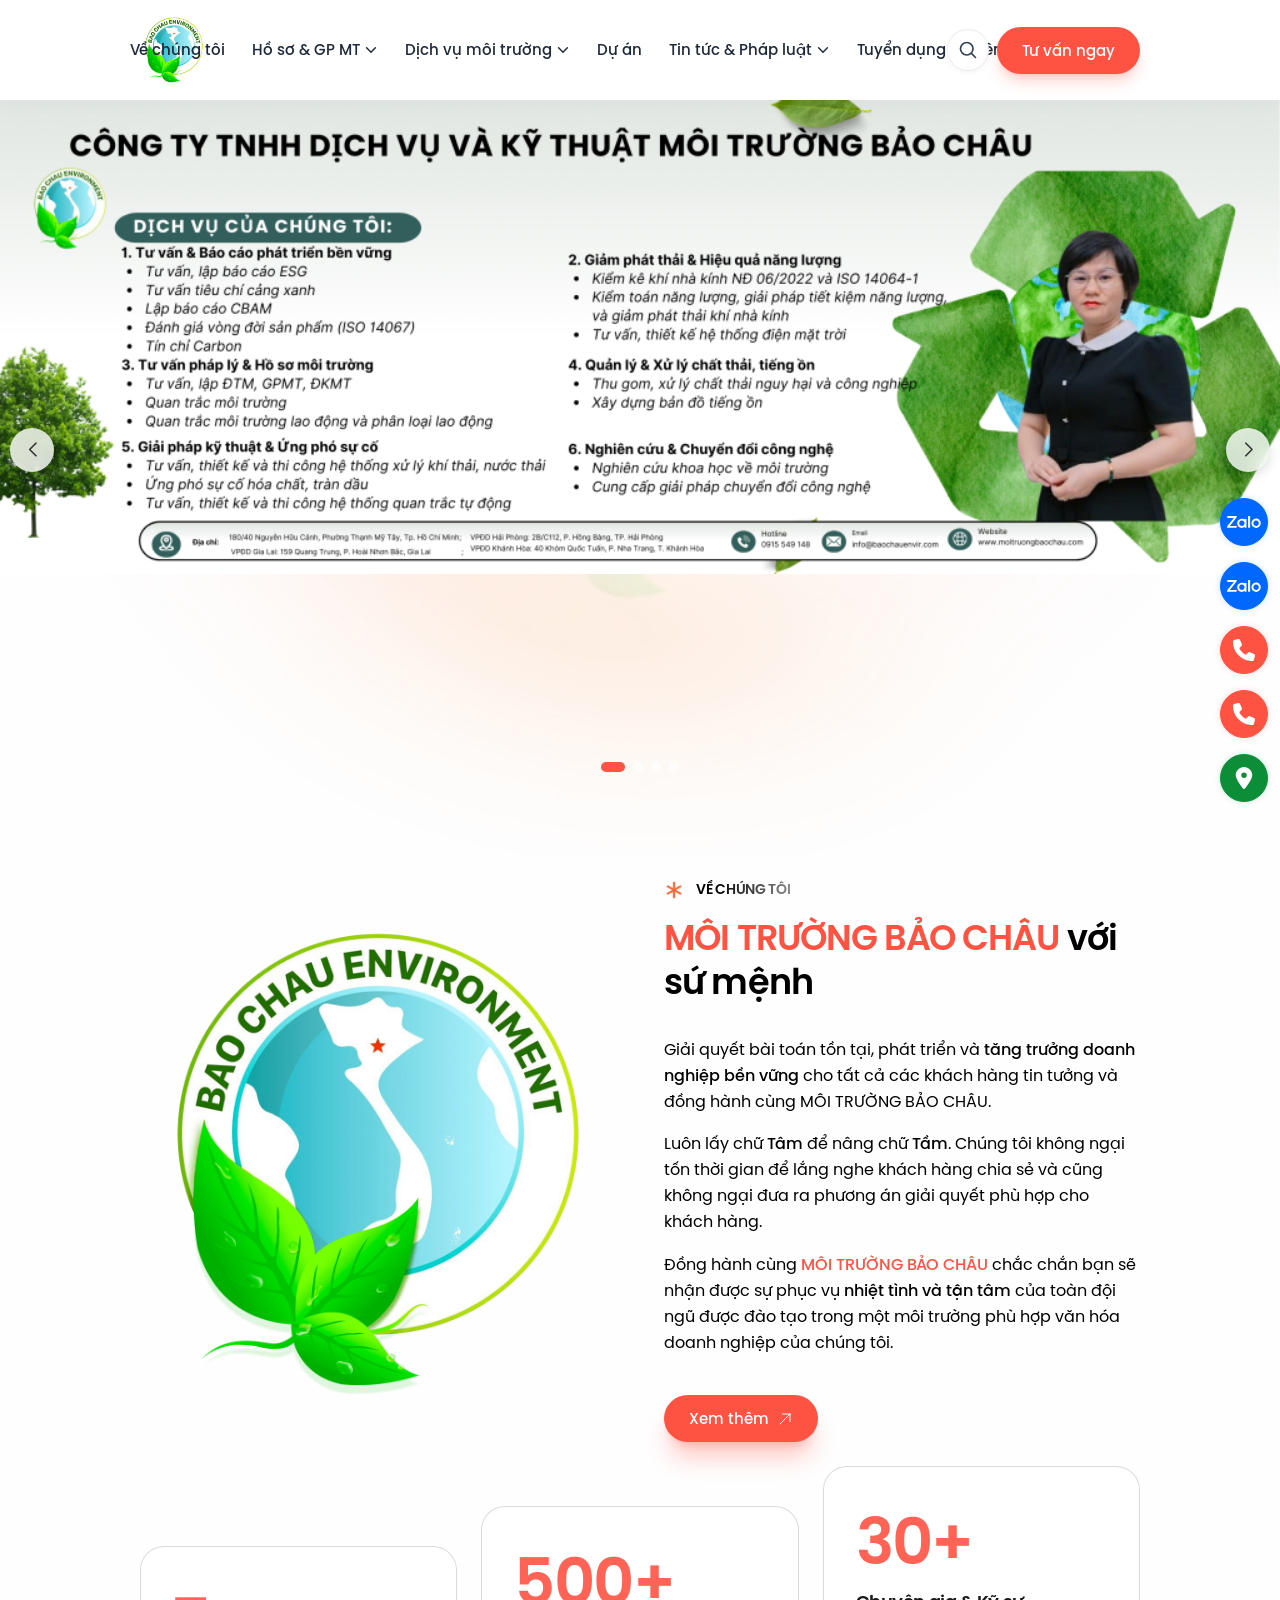
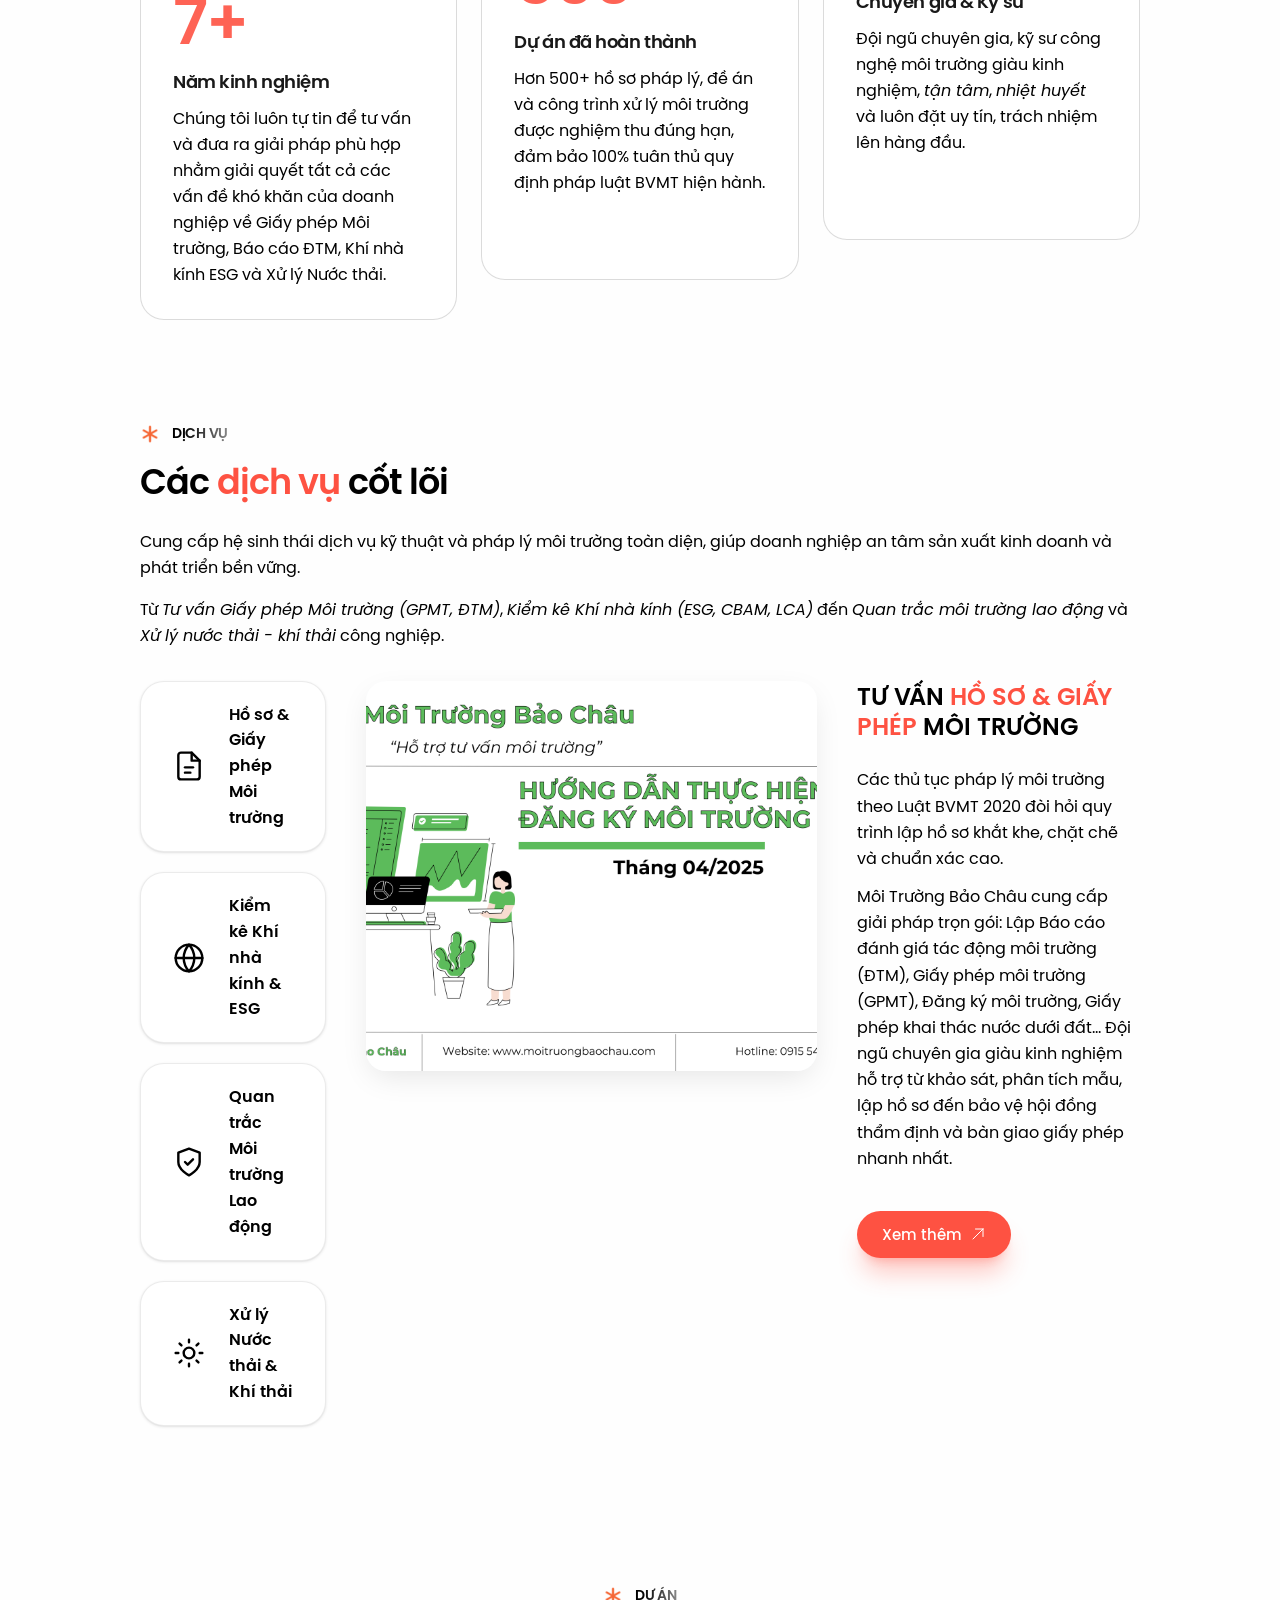
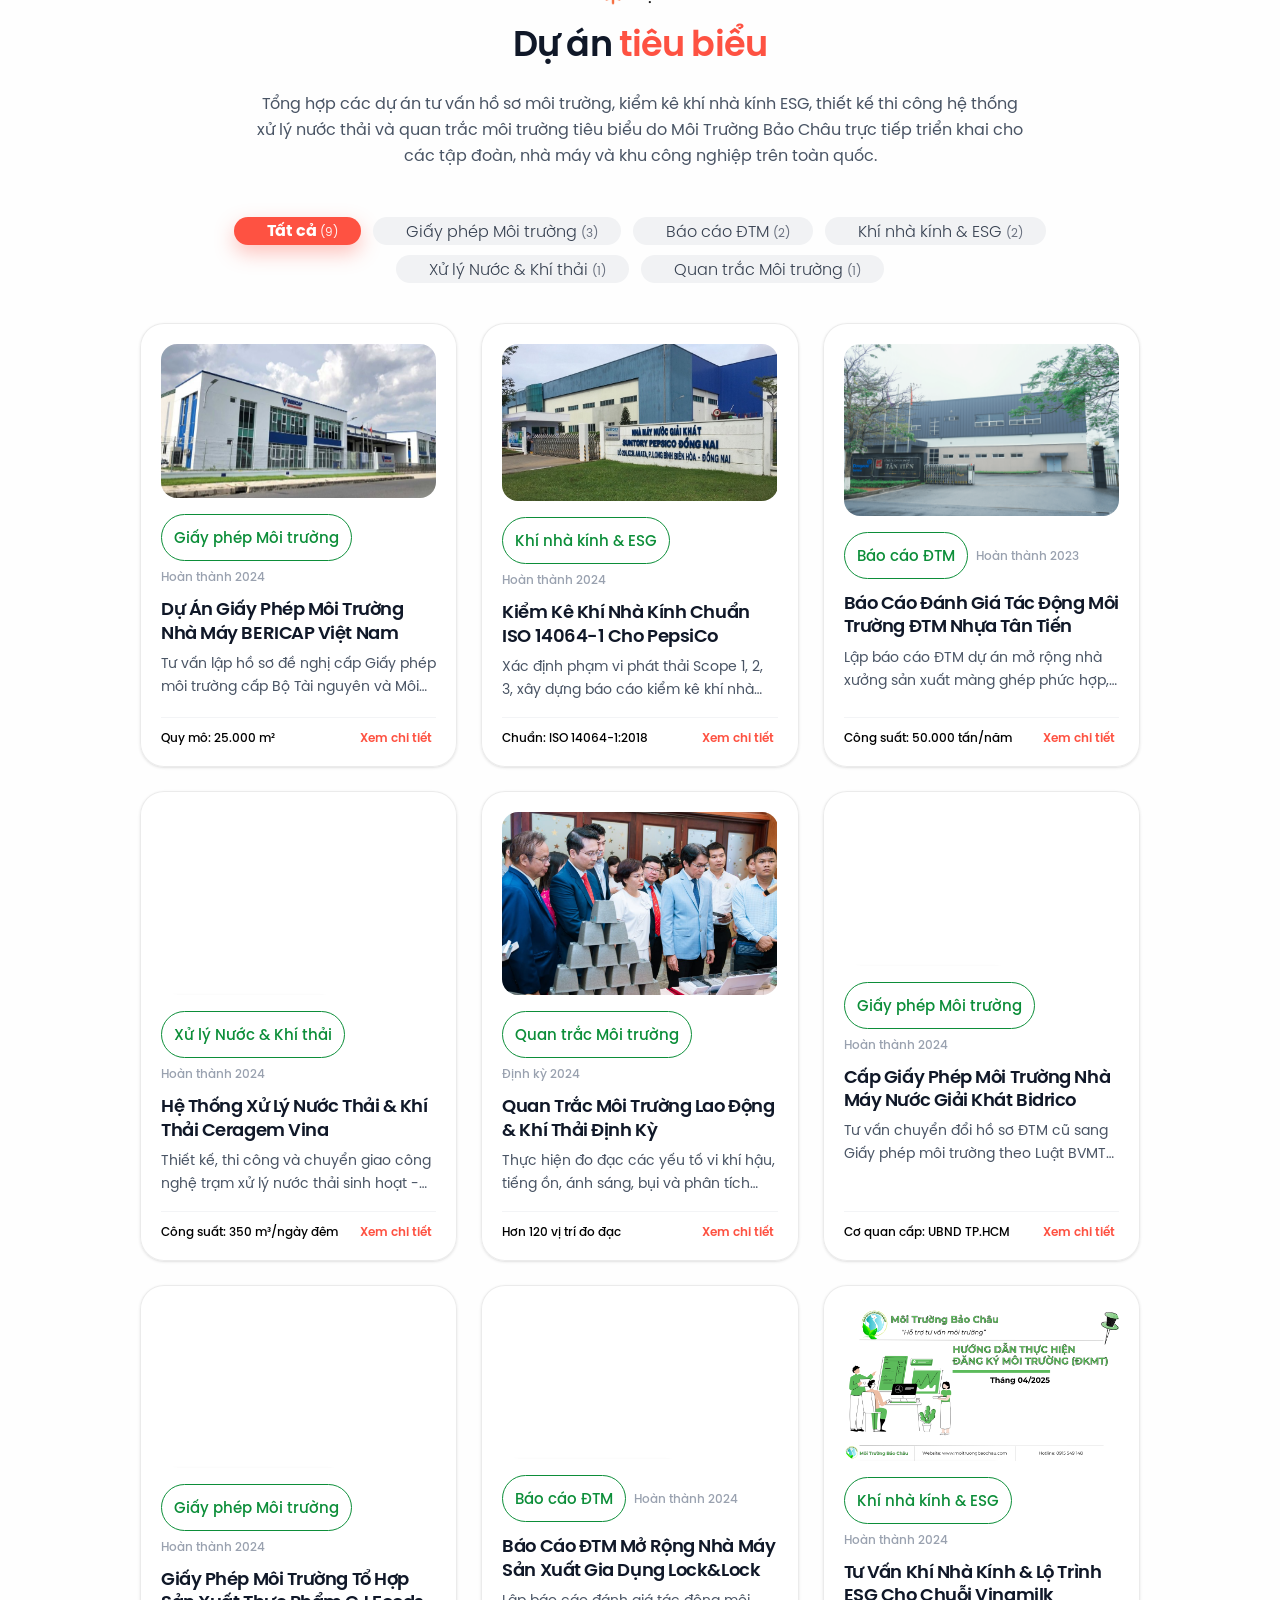
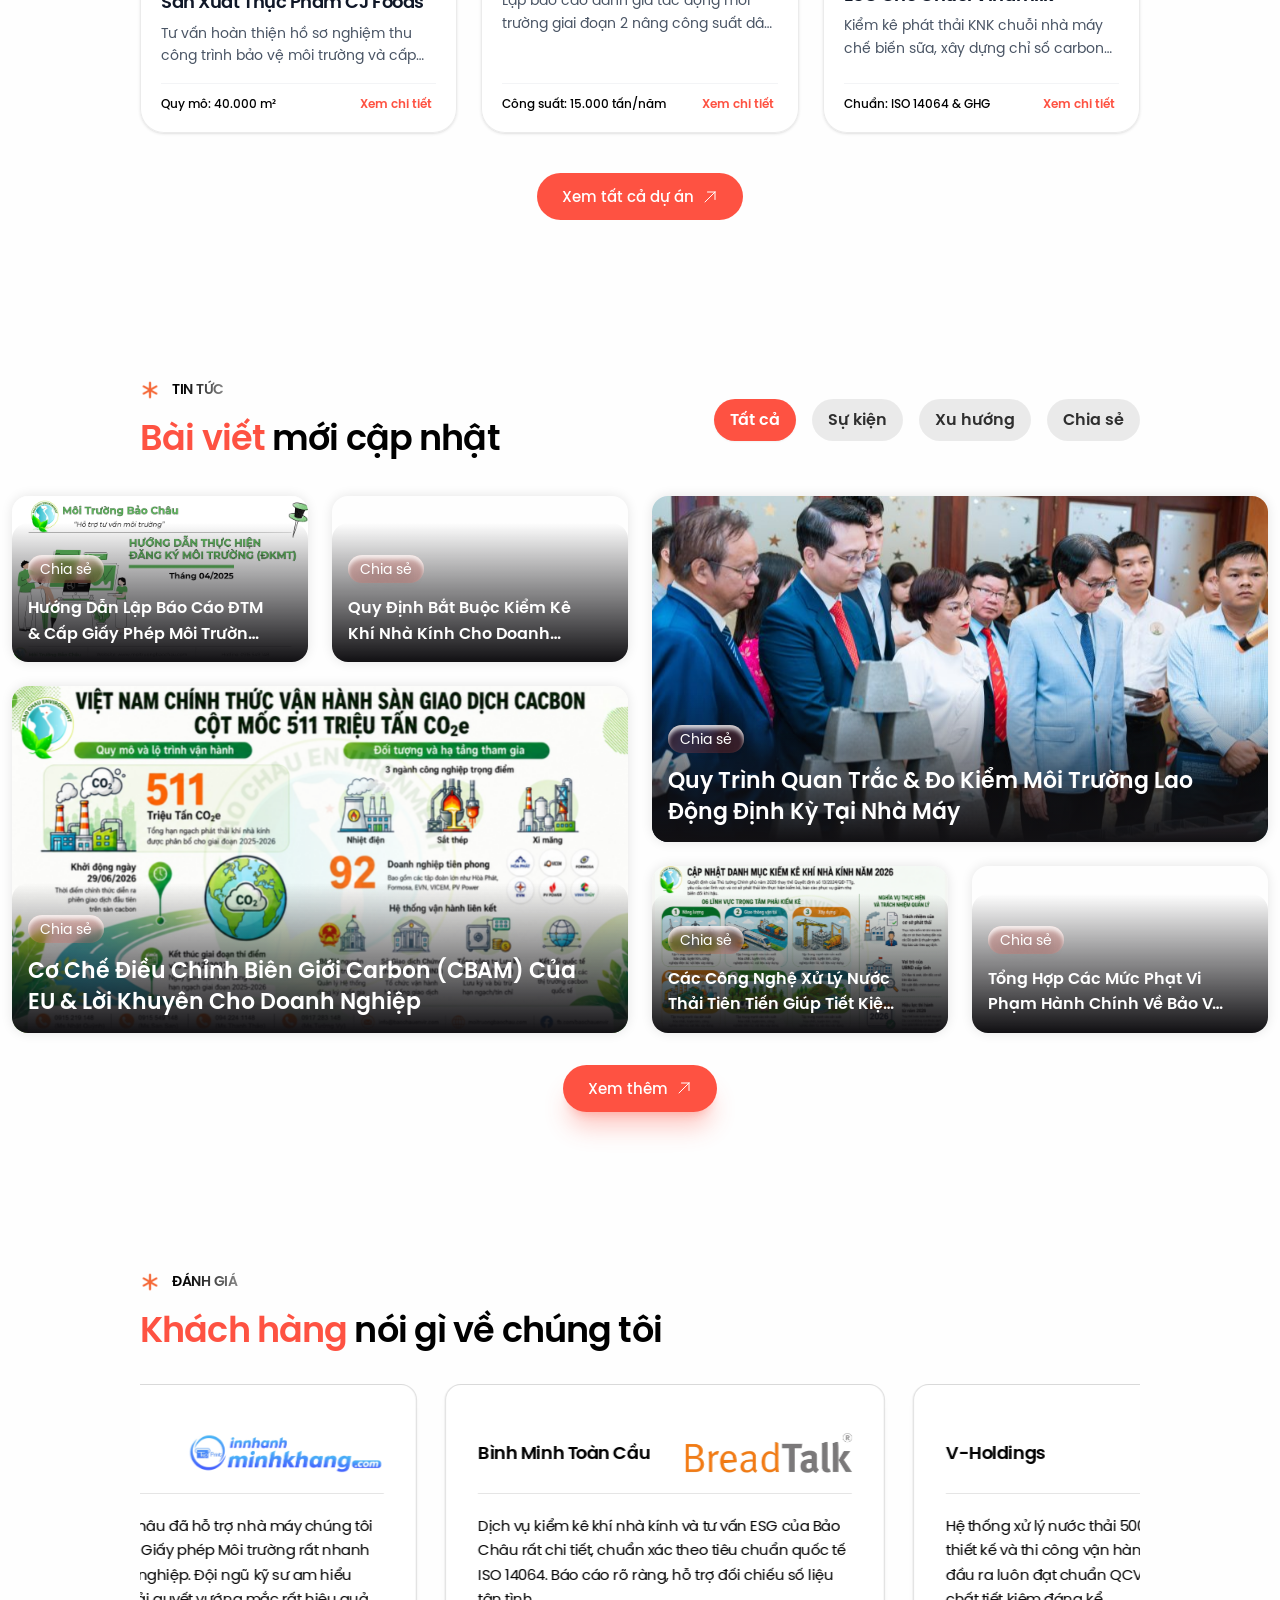
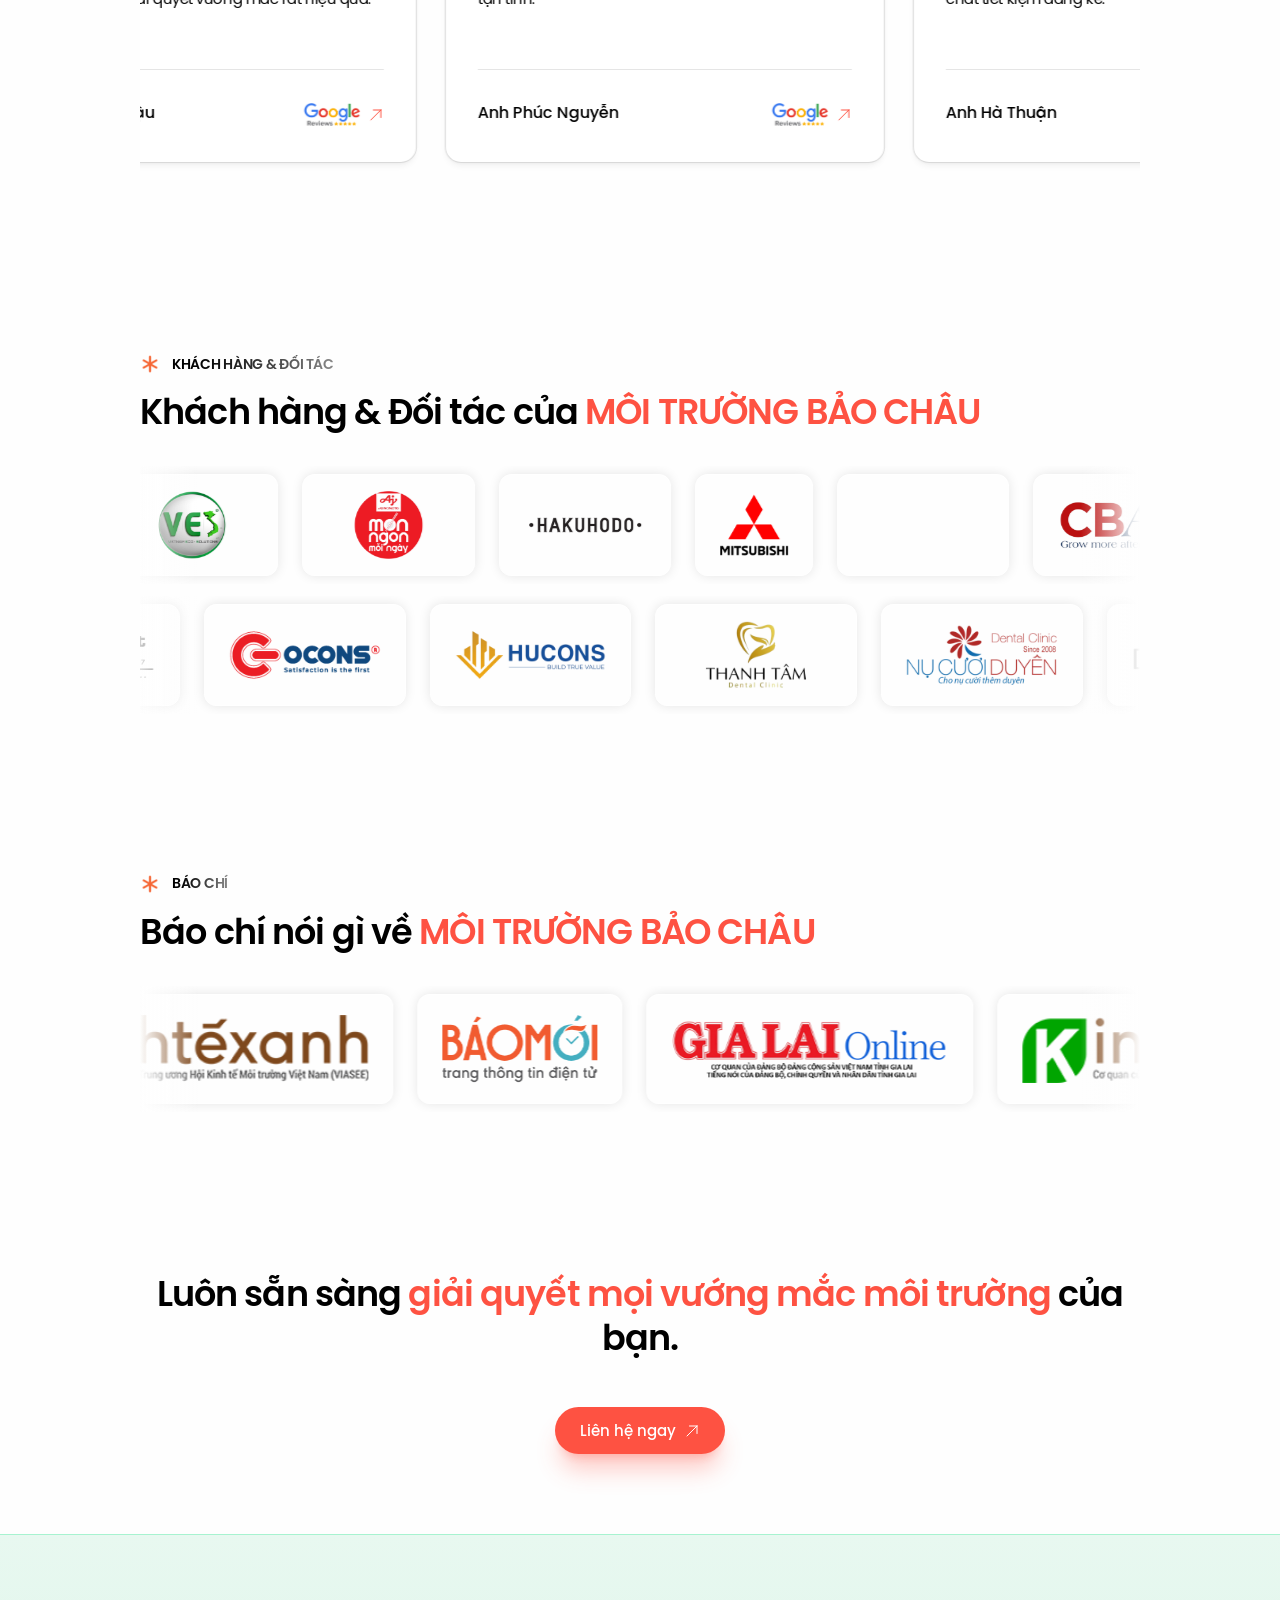
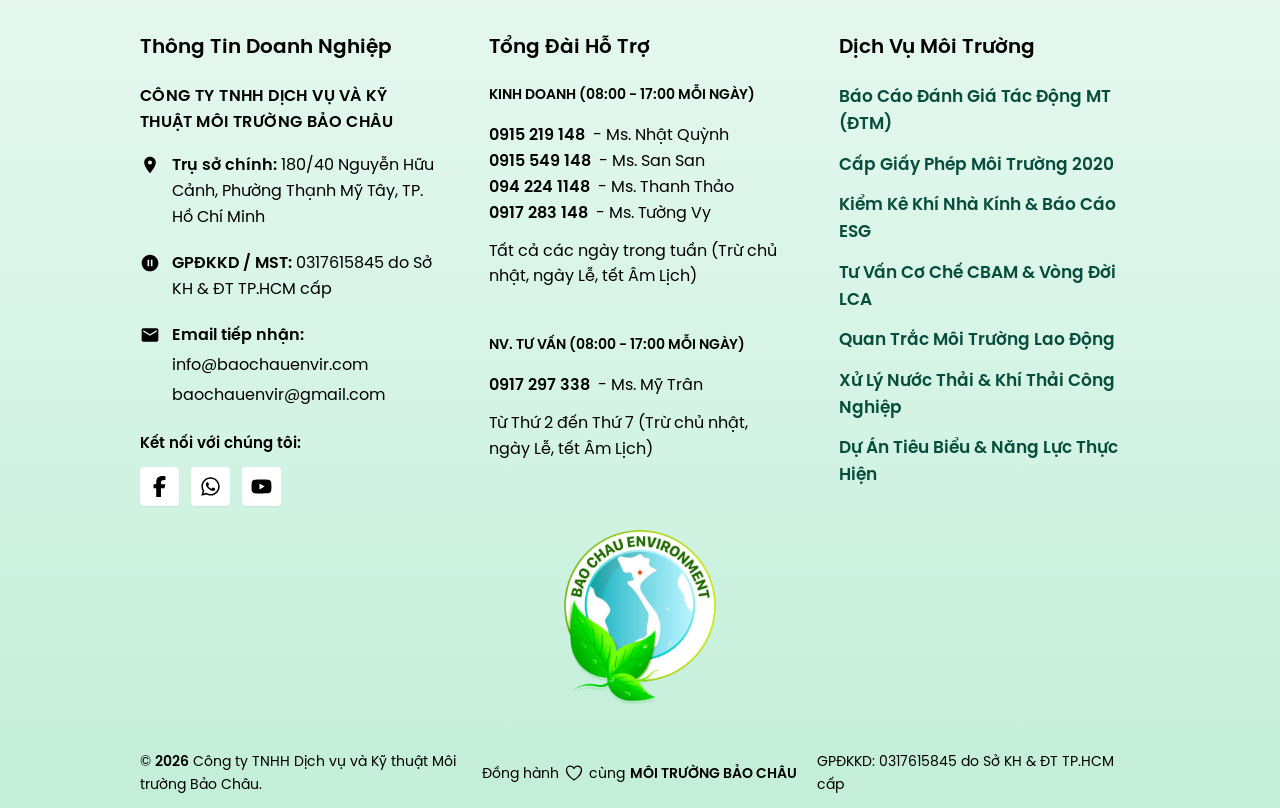
<file: index.html>
<!doctype html>
<html lang="vi" prefix="og: https://ogp.me/ns#" class="no-js">
  <head>
    <meta charset="utf-8" />
    <meta name="viewport" content="width=device-width, initial-scale=1.0" />
    <meta name="format-detection" content="telephone=no,email=no,address=no" />
    <title>Công ty TNHH Dịch vụ và Kỹ thuật Môi trường Bảo Châu</title>
    <meta
      name="description"
      content="Công ty TNHH Dịch vụ và Kỹ thuật Môi trường Bảo Châu là đơn vị hàng đầu trong lĩnh vực tư vấn và giải pháp môi trường tại Việt Nam"
    />
    <meta
      name="robots"
      content="follow, index, max-snippet:-1, max-video-preview:-1, max-image-preview:large"
    />
    <link rel="canonical" href="#" />
    <meta
      name="keywords"
      content="Môi trường Bảo Châu, công ty môi trường, giấy phép môi trường, kiểm kê khí nhà kính, quan trắc môi trường, xử lý nước thải, thu gom chất thải"
    />
    <meta property="og:locale" content="vi_VN" />
    <meta property="og:type" content="website" />
    <meta
      property="og:title"
      content="Công ty TNHH Dịch vụ và Kỹ thuật Môi trường Bảo Châu"
    />
    <meta
      property="og:description"
      content="Công ty TNHH Dịch vụ và Kỹ thuật Môi trường Bảo Châu là đơn vị hàng đầu trong lĩnh vực tư vấn và giải pháp môi trường tại Việt Nam"
    />
    <meta property="og:url" content="https://moitruongbaochau.com/" />
    <meta property="og:site_name" content="Môi Trường Bảo Châu" />
    <meta property="og:updated_time" content="2026-04-24T10:19:45+07:00" />
    <meta
      property="og:image"
      content="images/moi-truong-bao-chau-1024x603.jpg"
    />
    <meta
      property="og:image:secure_url"
      content="images/moi-truong-bao-chau-1024x603.jpg"
    />
    <meta property="og:image:width" content="1009" />
    <meta property="og:image:height" content="676" />
    <meta property="og:image:alt" content="Doi ngu MÔI TRƯỜNG BẢO CHÂU" />
    <meta property="og:image:type" content="image/png" />
    <meta
      property="article:published_time"
      content="2025-07-17T09:22:36+07:00"
    />
    <meta
      property="article:modified_time"
      content="2026-04-24T10:19:45+07:00"
    />
    <meta name="twitter:card" content="summary_large_image" />
    <meta
      name="twitter:title"
      content="Công ty TNHH Dịch vụ và Kỹ thuật Môi trường Bảo Châu"
    />
    <meta
      name="twitter:description"
      content="Công ty TNHH Dịch vụ và Kỹ thuật Môi trường Bảo Châu là đơn vị hàng đầu trong lĩnh vực tư vấn và giải pháp môi trường tại Việt Nam"
    />
    <meta name="twitter:site" content="@thietkewebhd" />
    <meta name="twitter:creator" content="@thietkewebhd" />
    <meta
      name="twitter:image"
      content="images/moi-truong-bao-chau-1024x603.jpg"
    />
    <meta name="twitter:label1" content="Được viết bởi" />
    <meta name="twitter:data1" content="Đỗ Huy Hiếu" />
    <meta name="twitter:label2" content="Thời gian để đọc" />
    <meta name="twitter:data2" content="Chưa đến một phút" />
    <script type="application/ld+json">
      {
        "@context": "https://schema.org",
        "@graph": [
          {
            "@type": "Organization",
            "@id": "https://moitruongbaochau.com/#organization",
            "name": "Công ty TNHH Dịch vụ và Kỹ thuật Môi trường Bảo Châu",
            "alternateName": "Môi Trường Bảo Châu",
            "url": "https://moitruongbaochau.com",
            "logo": {
              "@type": "ImageObject",
              "@id": "https://moitruongbaochau.com/#logo",
              "url": "images/logo-leave-png-min.png",
              "caption": "Môi Trường Bảo Châu"
            },
            "image": "images/moi-truong-bao-chau.jpg",
            "telephone": "+84915549148",
            "email": "info@baochauenvir.com",
            "address": {
              "@type": "PostalAddress",
              "streetAddress": "180/40 Nguyễn Hữu Cảnh, Phường Thạnh Mỹ Tây",
              "addressLocality": "TP. Hồ Chí Minh",
              "addressCountry": "VN"
            },
            "description": "Công ty TNHH Dịch vụ và Kỹ thuật Môi trường Bảo Châu là đơn vị hàng đầu trong lĩnh vực tư vấn và giải pháp môi trường tại Việt Nam"
          },
          {
            "@type": "WebSite",
            "@id": "https://moitruongbaochau.com/#website",
            "url": "https://moitruongbaochau.com",
            "name": "Môi Trường Bảo Châu",
            "publisher": {
              "@id": "https://moitruongbaochau.com/#organization"
            },
            "inLanguage": "vi"
          }
        ]
      }
    </script>
    <link rel="stylesheet" href="css/swiper.min.css" />
    <link rel="stylesheet" href="css/style.css" />
    <link rel="icon" href="images/cropped-chuan-192x192.png" />
    <link rel="icon" href="images/cropped-chuan-192x192.png" />
    <link rel="apple-touch-icon" href="images/cropped-chuan-192x192.png" />
    <meta
      name="msapplication-TileImage"
      content="images/cropped-chuan-192x192.png"
    />
    <noscript
      ><img
        src="https://www.facebook.com/tr?id=2325937494526056&ev=PageView&noscript=1"
        height="1"
        width="1"
        style="display: none"
    /></noscript>
  </head>
  <body class="home" itemtype="https://schema.org/WebPage" itemscope="">
    <noscript
      ><iframe
        src="https://www.googletagmanager.com/ns.html?id=GTM-PZJ9VPCS"
        height="0"
        width="0"
        style="display: none; visibility: hidden"
      ></iframe
    ></noscript>
    <div
      class="off-canvas fixed top-0 right-0 h-full w-[310px] sm:w-[360px] max-w-[85vw] bg-white shadow-2xl z-[99999] flex flex-col justify-between transition-transform duration-300 translate-x-full invisible [&.is-open]:visible [&.is-open]:translate-x-0"
      id="offCanvasMenu"
      data-fx-off-canvas=""
      data-content-scroll="true"
    >
      <!-- Header Drawer: Logo & Close Button -->
      <div
        class="flex items-center justify-between px-4 py-3.5 border-b border-gray-100 bg-white gap-2"
      >
        <a
          href="index.html"
          class="flex items-center gap-2.5 min-w-0 flex-1"
          rel="home"
        >
          <img
            src="images/logo-leave-png-min.png"
            width="36"
            height="36"
            class="h-9 w-9 shrink-0 object-contain"
            style="
              width: 36px;
              height: 36px;
              min-width: 36px;
              min-height: 36px;
              max-width: 36px;
              max-height: 36px;
            "
            alt="Môi Trường Bảo Châu"
            loading="eager"
          />
          <div class="flex flex-col min-w-0">
            <span
              class="font-bold text-[13px] text-[#064e3b] uppercase leading-tight tracking-tight truncate"
              >Môi Trường Bảo Châu</span
            >
            <span class="text-[10px] text-black font-medium truncate"
              >Tư vấn &amp; Kỹ thuật MT</span
            >
          </div>
        </a>
        <button
          class="flex items-center justify-center size-8 shrink-0 rounded-full bg-gray-100 hover:bg-gray-200 text-black hover:text-gray-900 transition-colors cursor-pointer"
          style="width: 32px; height: 32px; min-width: 32px; min-height: 32px"
          aria-label="Đóng menu"
          type="button"
          data-close=""
        >
          <svg
            width="18"
            height="18"
            xmlns="http://www.w3.org/2000/svg"
            fill="none"
            viewBox="0 0 24 24"
            stroke-width="2.5"
            stroke="currentColor"
          >
            <path
              stroke-linecap="round"
              stroke-linejoin="round"
              d="M6 18L18 6M6 6l12 12"
            />
          </svg>
        </button>
      </div>

      <!-- Quick Search -->
      <div class="px-4 pt-3.5 pb-2">
        <form
          action="#"
          class="relative flex items-center"
          method="get"
          accept-charset="UTF-8"
        >
          <input
            id="mobile-search-input"
            required=""
            type="search"
            autocomplete="off"
            name="s"
            value=""
            placeholder="Tìm dịch vụ: ĐTM, Giấy phép MT..."
            class="w-full bg-gray-50 border border-gray-200 text-[13.5px] rounded-full pl-4 pr-10 py-2.5 text-gray-800 placeholder-gray-400 focus:outline-none focus:border-primary focus:bg-white transition-all shadow-xs"
          />
          <button
            type="submit"
            class="absolute right-3 text-gray-400 hover:text-primary transition-colors"
            aria-label="Tìm kiếm"
          >
            <svg
              class="size-4.5 w-4.5 h-4.5"
              width="18"
              height="18"
              xmlns="http://www.w3.org/2000/svg"
              fill="none"
              viewBox="0 0 24 24"
              stroke-width="2"
              stroke="currentColor"
            >
              <path
                stroke-linecap="round"
                stroke-linejoin="round"
                d="m21 21-5.197-5.197m0 0A7.5 7.5 0 1 0 5.196 5.196a7.5 7.5 0 0 0 10.607 10.607Z"
              />
            </svg>
          </button>
        </form>
      </div>

      <!-- Main Mobile Navigation Accordion -->
      <div class="menu-outer flex-1 overflow-y-auto px-4 py-2">
        <ul
          id="menu-29035c419b"
          class="menu vertical vertical-menu mobile-menu flex flex-col gap-1 text-[14.5px]"
        >
          <li>
            <a
              href="about.html"
              class="mobile-nav-link flex items-center py-2.5 px-3 rounded-xl font-medium text-gray-800 hover:bg-gray-50 hover:text-primary transition-colors"
              >Về chúng tôi</a
            >
          </li>

          <!-- Accordion 1: Hồ sơ & Giấy phép MT -->
          <li class="has-submenu">
            <button
              type="button"
              class="mobile-submenu-toggle w-full flex items-center justify-between py-2.5 px-3 rounded-xl font-medium text-gray-800 hover:bg-gray-50 hover:text-primary transition-colors cursor-pointer text-left"
            >
              <span>Hồ sơ & Giấy phép MT</span>
              <svg
                class="submenu-chevron size-4 w-4 h-4 text-gray-400 transition-transform duration-200"
                width="16"
                height="16"
                fill="none"
                viewBox="0 0 24 24"
                stroke="currentColor"
                stroke-width="2"
              >
                <path
                  stroke-linecap="round"
                  stroke-linejoin="round"
                  d="M19.5 8.25l-7.5 7.5-7.5-7.5"
                />
              </svg>
            </button>
            <ul
              class="submenu hidden pl-3.5 my-1 flex flex-col gap-0.5 border-l-2 border-primary/40 ml-3"
            >
              <li>
                <a
                  href="#section-4bdc829f17"
                  class="mobile-nav-link block py-2 px-2.5 text-[13.5px] rounded-lg text-gray-600 hover:text-primary hover:bg-primary/5 transition-colors font-medium"
                  >Báo Cáo ĐTM (Luật 2020)</a
                >
              </li>
              <li>
                <a
                  href="service-detail.html"
                  class="mobile-nav-link block py-2 px-2.5 text-[13.5px] rounded-lg text-gray-600 hover:text-primary hover:bg-primary/5 transition-colors font-medium"
                  >Giấy Phép Môi Trường Cơ Sở</a
                >
              </li>
              <li>
                <a
                  href="#section-4bdc829f17"
                  class="mobile-nav-link block py-2 px-2.5 text-[13.5px] rounded-lg text-gray-600 hover:text-primary hover:bg-primary/5 transition-colors font-medium"
                  >Đăng Ký Môi Trường Cấp Xã/Huyện</a
                >
              </li>
              <li>
                <a
                  href="#section-4bdc829f17"
                  class="mobile-nav-link block py-2 px-2.5 text-[13.5px] rounded-lg text-gray-600 hover:text-primary hover:bg-primary/5 transition-colors font-medium"
                  >Báo Cáo BVMT Định Kỳ Hàng Năm</a
                >
              </li>
              <li>
                <a
                  href="#section-4bdc829f17"
                  class="mobile-nav-link block py-2 px-2.5 text-[13.5px] rounded-lg text-gray-600 hover:text-primary hover:bg-primary/5 transition-colors font-medium"
                  >Ứng Phó Sự Cố MT & Hóa Chất</a
                >
              </li>
              <li>
                <a
                  href="#section-4bdc829f17"
                  class="mobile-nav-link block py-2 px-2.5 text-[13.5px] rounded-lg text-gray-600 hover:text-primary hover:bg-primary/5 transition-colors font-medium"
                  >Quan Trắc Môi Trường Lao Động</a
                >
              </li>
              <li>
                <a
                  href="#section-4bdc829f17"
                  class="mobile-nav-link block py-2 px-2.5 text-[13.5px] rounded-lg text-gray-600 hover:text-primary hover:bg-primary/5 transition-colors font-medium"
                  >Lập Bản Đồ Tiếng Ồn (Noise Map)</a
                >
              </li>
            </ul>
          </li>

          <!-- Accordion 2: Dịch vụ môi trường -->
          <li class="has-submenu">
            <button
              type="button"
              class="mobile-submenu-toggle w-full flex items-center justify-between py-2.5 px-3 rounded-xl font-medium text-gray-800 hover:bg-gray-50 hover:text-primary transition-colors cursor-pointer text-left"
            >
              <span>Dịch vụ môi trường</span>
              <svg
                class="submenu-chevron size-4 w-4 h-4 text-gray-400 transition-transform duration-200"
                width="16"
                height="16"
                fill="none"
                viewBox="0 0 24 24"
                stroke="currentColor"
                stroke-width="2"
              >
                <path
                  stroke-linecap="round"
                  stroke-linejoin="round"
                  d="M19.5 8.25l-7.5 7.5-7.5-7.5"
                />
              </svg>
            </button>
            <ul
              class="submenu hidden pl-3.5 my-1 flex flex-col gap-0.5 border-l-2 border-primary/40 ml-3"
            >
              <li>
                <a
                  href="#section-4bdc829f17"
                  class="mobile-nav-link block py-2 px-2.5 text-[13.5px] rounded-lg text-gray-600 hover:text-primary hover:bg-primary/5 transition-colors font-medium"
                  >Kiểm Kê Khí Nhà Kính (ISO 14064)</a
                >
              </li>
              <li>
                <a
                  href="#section-4bdc829f17"
                  class="mobile-nav-link block py-2 px-2.5 text-[13.5px] rounded-lg text-gray-600 hover:text-primary hover:bg-primary/5 transition-colors font-medium"
                  >Tư Vấn Cơ Chế CBAM Châu Âu</a
                >
              </li>
              <li>
                <a
                  href="#section-4bdc829f17"
                  class="mobile-nav-link block py-2 px-2.5 text-[13.5px] rounded-lg text-gray-600 hover:text-primary hover:bg-primary/5 transition-colors font-medium"
                  >Đánh Giá Vòng Đời Sản Phẩm (LCA)</a
                >
              </li>
              <li>
                <a
                  href="#section-4bdc829f17"
                  class="mobile-nav-link block py-2 px-2.5 text-[13.5px] rounded-lg text-gray-600 hover:text-primary hover:bg-primary/5 transition-colors font-medium"
                  >Tư Vấn Báo Cáo Bền Vững ESG</a
                >
              </li>
              <li>
                <a
                  href="#section-4bdc829f17"
                  class="mobile-nav-link block py-2 px-2.5 text-[13.5px] rounded-lg text-gray-600 hover:text-primary hover:bg-primary/5 transition-colors font-medium"
                  >Thiết Kế Trạm Xử Lý Nước Thải</a
                >
              </li>
              <li>
                <a
                  href="#section-4bdc829f17"
                  class="mobile-nav-link block py-2 px-2.5 text-[13.5px] rounded-lg text-gray-600 hover:text-primary hover:bg-primary/5 transition-colors font-medium"
                  >Hệ Thống Xử Lý Khí Thải & Bụi</a
                >
              </li>
              <li>
                <a
                  href="#section-4bdc829f17"
                  class="mobile-nav-link block py-2 px-2.5 text-[13.5px] rounded-lg text-gray-600 hover:text-primary hover:bg-primary/5 transition-colors font-medium"
                  >Thu Gom & Quản Lý Chất Thải</a
                >
              </li>
              <li>
                <a
                  href="#section-4bdc829f17"
                  class="mobile-nav-link block py-2 px-2.5 text-[13.5px] rounded-lg text-gray-600 hover:text-primary hover:bg-primary/5 transition-colors font-medium"
                  >Cung Cấp Hóa Chất & Vi Sinh MT</a
                >
              </li>
            </ul>
          </li>

          <li>
            <a
              href="project.html"
              class="mobile-nav-link flex items-center py-2.5 px-3 rounded-xl font-medium text-gray-800 hover:bg-gray-50 hover:text-primary transition-colors"
              >Dự án</a
            >
          </li>

          <!-- Accordion 3: Tin tức & Pháp luật -->
          <li class="has-submenu">
            <button
              type="button"
              class="mobile-submenu-toggle w-full flex items-center justify-between py-2.5 px-3 rounded-xl font-medium text-gray-800 hover:bg-gray-50 hover:text-primary transition-colors cursor-pointer text-left"
            >
              <span>Tin tức & Pháp luật</span>
              <svg
                class="submenu-chevron size-4 w-4 h-4 text-gray-400 transition-transform duration-200"
                width="16"
                height="16"
                fill="none"
                viewBox="0 0 24 24"
                stroke="currentColor"
                stroke-width="2"
              >
                <path
                  stroke-linecap="round"
                  stroke-linejoin="round"
                  d="M19.5 8.25l-7.5 7.5-7.5-7.5"
                />
              </svg>
            </button>
            <ul
              class="submenu hidden pl-3.5 my-1 flex flex-col gap-0.5 border-l-2 border-primary/40 ml-3"
            >
              <li>
                <a
                  href="#section-b2b918f0c9"
                  class="mobile-nav-link block py-2 px-2.5 text-[13.5px] rounded-lg text-gray-600 hover:text-primary hover:bg-primary/5 transition-colors font-medium"
                  >Luật Bảo Vệ Môi Trường 2020</a
                >
              </li>
              <li>
                <a
                  href="#section-b2b918f0c9"
                  class="mobile-nav-link block py-2 px-2.5 text-[13.5px] rounded-lg text-gray-600 hover:text-primary hover:bg-primary/5 transition-colors font-medium"
                  >Nghị định 08/2022/NĐ-CP Hướng Dẫn</a
                >
              </li>
              <li>
                <a
                  href="#section-b2b918f0c9"
                  class="mobile-nav-link block py-2 px-2.5 text-[13.5px] rounded-lg text-gray-600 hover:text-primary hover:bg-primary/5 transition-colors font-medium"
                  >Cẩm Nang Kiểm Kê Khí Nhà Kính</a
                >
              </li>
              <li>
                <a
                  href="#section-b2b918f0c9"
                  class="mobile-nav-link block py-2 px-2.5 text-[13.5px] rounded-lg text-gray-600 hover:text-primary hover:bg-primary/5 transition-colors font-medium"
                  >Khai Báo CBAM Xuất Khẩu EU</a
                >
              </li>
              <li>
                <a
                  href="#section-b2b918f0c9"
                  class="mobile-nav-link block py-2 px-2.5 text-[13.5px] rounded-lg text-gray-600 hover:text-primary hover:bg-primary/5 transition-colors font-medium"
                  >Công Nghệ Xử Lý Nước Thải</a
                >
              </li>
            </ul>
          </li>

          <li>
            <a
              href="recruitment.html"
              class="mobile-nav-link flex items-center py-2.5 px-3 rounded-xl font-medium text-gray-800 hover:bg-gray-50 hover:text-primary transition-colors"
              >Tuyển dụng</a
            >
          </li>

          <li>
            <a
              href="contact.html"
              class="mobile-nav-link flex items-center py-2.5 px-3 rounded-xl font-medium text-gray-800 hover:bg-gray-50 hover:text-primary transition-colors"
              >Liên hệ</a
            >
          </li>
        </ul>
      </div>

      <!-- Quick Action Footer: Hotline & Zalo Button -->
      <div
        class="p-4 border-t border-gray-100 bg-gray-50/80 flex flex-col gap-2"
      >
        <a
          href="tel:0915549148"
          class="flex items-center justify-center gap-2 w-full py-2.5 px-4 rounded-xl bg-primary hover:bg-[#e03e2f] text-white font-bold text-[14px] shadow-sm shadow-primary/25 transition-all text-center"
        >
          <svg
            class="size-4"
            fill="none"
            viewBox="0 0 24 24"
            stroke="currentColor"
            stroke-width="2"
          >
            <path
              stroke-linecap="round"
              stroke-linejoin="round"
              d="M2.25 6.75c0 8.284 6.716 15 15 15h2.25a2.25 2.25 0 002.25-2.25v-1.372c0-.516-.351-.966-.852-1.091l-4.423-1.106c-.44-.11-.902.055-1.173.417l-.97 1.293c-.282.376-.769.542-1.21.38a12.035 12.035 0 01-7.143-7.143c-.162-.441.004-.928.38-1.21l1.293-.97c.363-.271.527-.734.417-1.173L6.963 3.102a1.125 1.125 0 00-1.091-.852H4.5A2.25 2.25 0 002.25 4.5v2.25z"
            />
          </svg>
          Hotline: 0915 549 148
        </a>
        <p class="text-[11px] text-black text-center">
          Hỗ trợ tư vấn 24/7 (Thứ 2 - Thứ 7)
        </p>
      </div>
    </div>
    <div class="relative">
      <header
        data-fx-sticky=""
        id="header"
        class="site-header"
        itemtype="https://schema.org/WPHeader"
        itemscope=""
      >
        <div
          id="masthead"
          class="masthead py-4 sm:py-5 glass-effect transition-all duration-300"
        >
          <div
            class="container px-3 sm:px-4 mx-auto flex items-center justify-between gap-2 sm:gap-4"
          >
            <div class="masthead-logo flex-shrink-0">
              <div class="site-logo">
                <a
                  class="logo flex items-center"
                  title="MÔI TRƯỜNG BẢO CHÂU"
                  href="index.html"
                  rel="home"
                  ><span class="custom-logo-link"
                    ><img
                      src="images/logo-leave-png-min.png"
                      class="custom-logo h-14 sm:h-16 lg:h-18 w-auto object-contain transition-transform duration-300 hover:scale-105"
                      alt="Môi Trường Bảo Châu"
                      loading="eager"
                      fetchpriority="high"
                      decoding="async" /></span
                ></a>
                <p class="sr-only">MÔI TRƯỜNG BẢO CHÂU</p>
              </div>
            </div>
            <div
              class="nav-container pl-2 pr-2 xl:pl-6 xl:pr-4 hidden lg:flex items-center justify-center flex-1"
            >
              <nav class="nav" id="main-nav">
                <ul
                  id="menu-8c6d27c2ee"
                  class="dropdown menu horizontal-menu main-nav u-flex-x items-center gap-1 xl:gap-2 min-h-11 xl:min-h-12 bg-black/6 backdrop-blur-md pt-1 px-3.5 xl:px-6 pb-1 rounded-full"
                  data-fx-dropdown-menu=""
                  data-hover="true"
                  data-autohide="true"
                >
                  <li>
                    <a
                      href="about.html"
                      class="flex items-center h-full font-medium text-[14.5px] xl:text-[15px] text-gray-800 dark:text-gray-200 hover:text-primary dark:hover:text-primary transition-colors py-2 px-3 rounded-full hover:bg-black/5"
                      >Về chúng tôi</a
                    >
                  </li>
                  <li class="col-2 menu-mega">
                    <a
                      href="#section-4bdc829f17"
                      class="flex items-center h-full font-medium text-[14.5px] xl:text-[15px] text-gray-800 dark:text-gray-200 hover:text-primary dark:hover:text-primary transition-colors py-2 px-3 rounded-full hover:bg-black/5 gap-1"
                      >Hồ sơ & GP MT
                      <svg
                        class="size-3.5 w-3.5 h-3.5 opacity-60"
                        width="14"
                        height="14"
                        fill="none"
                        viewBox="0 0 24 24"
                        stroke="currentColor"
                        stroke-width="2.5"
                      >
                        <path
                          stroke-linecap="round"
                          stroke-linejoin="round"
                          d="M19.5 8.25l-7.5 7.5-7.5-7.5"
                        />
                      </svg>
                    </a>
                    <ul class="submenu vertical menu">
                      <li>
                        <a
                          href="#section-4bdc829f17"
                          class="text-[14.5px] font-bold! text-primary uppercase pb-1 border-b border-white/10"
                          >Hồ sơ pháp lý môi trường</a
                        >
                        <ul class="submenu vertical menu">
                          <li>
                            <a href="#section-4bdc829f17" title="Báo Cáo ĐTM"
                              >Báo Cáo ĐTM (Luật BVMT 2020)</a
                            >
                          </li>
                          <li>
                            <a
                              href="service-detail.html"
                              title="Giấy Phép Môi Trường"
                              >Giấy Phép Môi Trường Cơ Sở</a
                            >
                          </li>
                          <li>
                            <a
                              href="#section-4bdc829f17"
                              title="Đăng Ký Môi Trường"
                              >Đăng Ký Môi Trường Cấp Huyện/Xã</a
                            >
                          </li>
                          <li>
                            <a
                              href="#section-4bdc829f17"
                              title="Báo Cáo Công Tác BVMT Định Kỳ"
                              >Báo Cáo Công Tác BVMT Định Kỳ</a
                            >
                          </li>
                          <li>
                            <a
                              href="#section-4bdc829f17"
                              title="Ứng Phó Sự Cố Môi Trường"
                              >Kế Hoạch Phòng Ngừa Sự Cố MT</a
                            >
                          </li>
                        </ul>
                      </li>
                      <li>
                        <a
                          href="#section-4bdc829f17"
                          class="text-[14.5px] font-bold! text-primary uppercase pb-1 border-b border-white/10"
                          >Tư vấn & Giám sát</a
                        >
                        <ul class="submenu vertical menu">
                          <li>
                            <a
                              href="#section-4bdc829f17"
                              title="Quan Trắc Môi Trường Lao Động"
                              >Quan Trắc Môi Trường Lao Động</a
                            >
                          </li>
                          <li>
                            <a
                              href="#section-4bdc829f17"
                              title="Lập Bản Đồ Tiếng Ồn"
                              >Lập Bản Đồ Tiếng Ồn (Noise Map)</a
                            >
                          </li>
                          <li>
                            <a
                              href="#section-4bdc829f17"
                              title="Phương Án Phục Hồi MT"
                              >Phương Án Cải Tạo Phục Hồi MT</a
                            >
                          </li>
                          <li>
                            <a
                              href="#section-4bdc829f17"
                              title="Khai Thác Nước Ngầm"
                              >Giấy Phép Khai Thác Nước Ngầm</a
                            >
                          </li>
                          <li>
                            <a
                              href="#section-4bdc829f17"
                              title="Nghiệm Thu Công Trình MT"
                              >Nghiệm Thu Công Trình BVMT</a
                            >
                          </li>
                        </ul>
                      </li>
                    </ul>
                  </li>
                  <li class="col-2 menu-mega">
                    <a
                      href="#section-4bdc829f17"
                      class="flex items-center h-full font-medium text-[14.5px] xl:text-[15px] text-gray-800 dark:text-gray-200 hover:text-primary dark:hover:text-primary transition-colors py-2 px-3 rounded-full hover:bg-black/5 gap-1"
                      >Dịch vụ môi trường
                      <svg
                        class="size-3.5 w-3.5 h-3.5 opacity-60"
                        width="14"
                        height="14"
                        fill="none"
                        viewBox="0 0 24 24"
                        stroke="currentColor"
                        stroke-width="2.5"
                      >
                        <path
                          stroke-linecap="round"
                          stroke-linejoin="round"
                          d="M19.5 8.25l-7.5 7.5-7.5-7.5"
                        />
                      </svg>
                    </a>
                    <ul class="submenu vertical menu">
                      <li>
                        <a
                          href="#section-4bdc829f17"
                          class="text-[14.5px] font-bold! text-primary uppercase pb-1 border-b border-white/10"
                          >Khí hậu & Chuyển đổi xanh</a
                        >
                        <ul class="submenu vertical menu">
                          <li>
                            <a
                              href="#section-4bdc829f17"
                              title="Kiểm Kê Khí Nhà Kính"
                              >Kiểm Kê Khí Nhà Kính (ISO 14064)</a
                            >
                          </li>
                          <li>
                            <a
                              href="#section-4bdc829f17"
                              title="Tư Vấn Cơ Chế CBAM EU"
                              >Tư Vấn Cơ Chế CBAM Xuất Khẩu EU</a
                            >
                          </li>
                          <li>
                            <a
                              href="#section-4bdc829f17"
                              title="Đánh Giá Vòng Đời LCA"
                              >Đánh Giá Vòng Đời Sản Phẩm (LCA)</a
                            >
                          </li>
                          <li>
                            <a href="#section-4bdc829f17" title="Chiến Lược ESG"
                              >Tư Vấn & Báo Cáo Phát Triển ESG</a
                            >
                          </li>
                          <li>
                            <a href="#section-4bdc829f17" title="Tín Chỉ Carbon"
                              >Tư Vấn Dự Án Tín Chỉ Carbon</a
                            >
                          </li>
                        </ul>
                      </li>
                      <li>
                        <a
                          href="#section-4bdc829f17"
                          class="text-[14.5px] font-bold! text-primary uppercase pb-1 border-b border-white/10"
                          >Công nghệ & Xử lý MT</a
                        >
                        <ul class="submenu vertical menu">
                          <li>
                            <a
                              href="#section-4bdc829f17"
                              title="Xử Lý Nước Thải"
                              >Hệ Thống Xử Lý Nước Thải</a
                            >
                          </li>
                          <li>
                            <a
                              href="#section-4bdc829f17"
                              title="Xử Lý Khí Thải & Bụi"
                              >Hệ Thống Xử Lý Khí Thải & Bụi</a
                            >
                          </li>
                          <li>
                            <a
                              href="#section-4bdc829f17"
                              title="Quản Lý Chất Thải"
                              >Thu Gom & Xử Lý Chất Thải Nguy Hại</a
                            >
                          </li>
                          <li>
                            <a
                              href="#section-4bdc829f17"
                              title="Men Vi Sinh & Hóa Chất MT"
                              >Cung Cấp Men Vi Sinh & Hóa Chất</a
                            >
                          </li>
                          <li>
                            <a
                              href="#section-4bdc829f17"
                              title="Bảo Trì Vận Hành"
                              >Bảo Trì & Vận Hành Trạm XLNT</a
                            >
                          </li>
                        </ul>
                      </li>
                    </ul>
                  </li>
                  <li>
                    <a
                      href="project.html"
                      class="flex items-center h-full font-medium text-[14.5px] xl:text-[15px] text-gray-800 dark:text-gray-200 hover:text-primary dark:hover:text-primary transition-colors py-2 px-3 rounded-full hover:bg-black/5"
                      >Dự án</a
                    >
                  </li>

                  <!-- MORE MENU ITEM FOR COMPACT SCREENS (1024px - 1279px) -->
                  <li class="nav-item-more relative">
                    <a
                      href="javascript:;"
                      class="flex items-center justify-center h-full font-bold text-base text-primary transition-colors py-2 px-3 rounded-full hover:bg-black/5 leading-none cursor-pointer"
                      title="Xem thêm"
                      aria-label="Xem thêm menu"
                    >
                      ...
                    </a>
                    <ul
                      class="submenu vertical menu bg-white/95 backdrop-blur-md rounded-2xl shadow-xl border border-black/8 py-2 px-1.5 min-w-[210px] text-[14px]"
                    >
                      <li>
                        <a
                          href="news.html"
                          class="flex items-center justify-between py-2 px-3 rounded-xl font-medium text-gray-800 hover:text-primary hover:bg-primary/5 transition-colors"
                        >
                          <span>Tin tức &amp; Pháp luật</span>
                        </a>
                      </li>
                      <li>
                        <a
                          href="recruitment.html"
                          class="flex items-center py-2 px-3 rounded-xl font-medium text-gray-800 hover:text-primary hover:bg-primary/5 transition-colors"
                        >
                          Tuyển dụng
                        </a>
                      </li>
                      <li>
                        <a
                          href="contact.html"
                          class="flex items-center py-2 px-3 rounded-xl font-medium text-gray-800 hover:text-primary hover:bg-primary/5 transition-colors"
                        >
                          Liên hệ
                        </a>
                      </li>
                    </ul>
                  </li>

                  <li class="col-3 menu-mega nav-item-extended">
                    <a
                      href="news.html"
                      class="flex items-center h-full font-medium text-[14.5px] xl:text-[15px] text-gray-800 dark:text-gray-200 hover:text-primary dark:hover:text-primary transition-colors py-2 px-3 rounded-full hover:bg-black/5 gap-1"
                      >Tin tức & Pháp luật
                      <svg
                        class="size-3.5 w-3.5 h-3.5 opacity-60"
                        width="14"
                        height="14"
                        fill="none"
                        viewBox="0 0 24 24"
                        stroke="currentColor"
                        stroke-width="2.5"
                      >
                        <path
                          stroke-linecap="round"
                          stroke-linejoin="round"
                          d="M19.5 8.25l-7.5 7.5-7.5-7.5"
                        />
                      </svg>
                    </a>
                    <ul class="submenu vertical menu">
                      <li>
                        <a
                          href="#section-b2b918f0c9"
                          class="text-[14px] font-bold! text-primary uppercase pb-1 border-b border-white/10"
                          >Pháp luật Môi trường</a
                        >
                        <ul class="submenu vertical menu">
                          <li>
                            <a href="#section-b2b918f0c9"
                              >Luật Bảo Vệ Môi Trường 2020</a
                            >
                          </li>
                          <li>
                            <a href="#section-b2b918f0c9"
                              >Nghị định 08/2022/NĐ-CP Chi Tiết</a
                            >
                          </li>
                          <li>
                            <a href="#section-b2b918f0c9"
                              >Thông tư 02/2022/TT-BTNMT</a
                            >
                          </li>
                          <li>
                            <a href="#section-b2b918f0c9"
                              >Xử Phạt Vi Phạm Hành Chính MT</a
                            >
                          </li>
                        </ul>
                      </li>
                      <li>
                        <a
                          href="#section-b2b918f0c9"
                          class="text-[14px] font-bold! text-primary uppercase pb-1 border-b border-white/10"
                          >ESG & Net Zero</a
                        >
                        <ul class="submenu vertical menu">
                          <li>
                            <a href="#section-b2b918f0c9"
                              >Cẩm Nang Kiểm Kê Khí Nhà Kính</a
                            >
                          </li>
                          <li>
                            <a href="#section-b2b918f0c9"
                              >Hướng Dẫn Khai Báo CBAM EU</a
                            >
                          </li>
                          <li>
                            <a href="#section-b2b918f0c9"
                              >Lộ Trình Net Zero 2050 Việt Nam</a
                            >
                          </li>
                          <li>
                            <a href="#section-b2b918f0c9"
                              >Thị Trường Tín Chỉ Carbon</a
                            >
                          </li>
                        </ul>
                      </li>
                      <li>
                        <a
                          href="#section-b2b918f0c9"
                          class="text-[14px] font-bold! text-primary uppercase pb-1 border-b border-white/10"
                          >Kỹ thuật & Công nghệ</a
                        >
                        <ul class="submenu vertical menu">
                          <li>
                            <a href="#section-b2b918f0c9"
                              >Công Nghệ MBR / MBBR Nước Thải</a
                            >
                          </li>
                          <li>
                            <a href="#section-b2b918f0c9"
                              >Xử Lý Khí Thải Tháp Hấp Thụ</a
                            >
                          </li>
                          <li>
                            <a href="#section-b2b918f0c9"
                              >Khắc Phục Sự Cố Vi Sinh Bùn Nổi</a
                            >
                          </li>
                          <li>
                            <a href="#section-b2b918f0c9"
                              >Quy Trình Đo Kiểm Môi Trường LĐ</a
                            >
                          </li>
                        </ul>
                      </li>
                    </ul>
                  </li>
                  <li class="nav-item-extended">
                    <a
                      href="recruitment.html"
                      class="flex items-center h-full font-medium text-[14.5px] xl:text-[15px] text-gray-800 dark:text-gray-200 hover:text-primary dark:hover:text-primary transition-colors py-2 px-3 rounded-full hover:bg-black/5"
                      >Tuyển dụng</a
                    >
                  </li>
                  <li class="nav-item-extended">
                    <a
                      href="contact.html"
                      class="flex items-center h-full font-medium text-[14.5px] xl:text-[15px] text-gray-800 dark:text-gray-200 hover:text-primary dark:hover:text-primary transition-colors py-2 px-3 rounded-full hover:bg-black/5"
                      >Liên hệ</a
                    >
                  </li>
                </ul>
              </nav>
            </div>
            <div
              class="header-actions flex items-center gap-2 sm:gap-3 flex-shrink-0"
            >
              <div
                class="all_search_dark_mode flex flex-[0_0_auto] items-center"
              >
                <div class="dropdown-search relative">
                  <a
                    class="dropdown-trigger flex items-center justify-center size-10 sm:size-10.5 rounded-full bg-white/90 dark:bg-gray-800/90 border border-gray-200/90 dark:border-gray-700 shadow-xs hover:shadow-md hover:border-primary/50 text-gray-700 hover:text-primary hover:bg-primary/5 dark:text-gray-200 dark:hover:text-primary transition-all duration-200 active:scale-95"
                    title="Tìm kiếm dịch vụ"
                    href="javascript:;"
                    data-fx-dropdown-toggle="#dropdown-search-aced3469f6"
                  >
                    <svg
                      class="size-4.5 sm:size-5 svg-search"
                      width="20"
                      height="20"
                      xmlns="http://www.w3.org/2000/svg"
                      fill="none"
                      viewBox="0 0 24 24"
                      stroke-width="2"
                      stroke="currentColor"
                    >
                      <path
                        stroke-linecap="round"
                        stroke-linejoin="round"
                        d="m21 21-5.197-5.197m0 0A7.5 7.5 0 1 0 5.196 5.196a7.5 7.5 0 0 0 10.607 10.607Z"
                      ></path>
                    </svg>
                    <svg
                      class="size-4.5 sm:size-5 svg-close hidden"
                      width="20"
                      height="20"
                      xmlns="http://www.w3.org/2000/svg"
                      fill="none"
                      viewBox="0 0 24 24"
                      stroke-width="2"
                      stroke="currentColor"
                    >
                      <path
                        stroke-linecap="round"
                        stroke-linejoin="round"
                        d="M6 18L18 6M6 6l12 12"
                      ></path>
                    </svg>
                  </a>
                  <div
                    role="search"
                    class="dropdown-pane alignment-right"
                    id="dropdown-search-aced3469f6"
                    data-fx-dropdown=""
                    data-auto-focus="true"
                  >
                    <form
                      action="#"
                      class="frm-search"
                      method="get"
                      accept-charset="UTF-8"
                    >
                      <div class="frm-container">
                        <label for="search-aced3469f6" class="sr-only"
                          >Tìm kiếm dịch vụ môi trường</label
                        >
                        <input
                          class="rounded-full"
                          id="search-aced3469f6"
                          required=""
                          pattern="^(.*\S+.*)$"
                          type="search"
                          name="s"
                          value=""
                          placeholder="Tìm dịch vụ: ĐTM, Khí nhà kính, Nước thải..."
                        />
                        <button class="btn-s" type="submit" aria-label="Search">
                          <svg
                            class="size-5 w-5 h-5"
                            width="20"
                            height="20"
                            xmlns="http://www.w3.org/2000/svg"
                            fill="none"
                            viewBox="0 0 24 24"
                            stroke-width="2"
                            stroke="currentColor"
                          >
                            <path
                              stroke-linecap="round"
                              stroke-linejoin="round"
                              d="m21 21-5.197-5.197m0 0A7.5 7.5 0 1 0 5.196 5.196a7.5 7.5 0 0 0 10.607 10.607Z"
                            ></path>
                          </svg>
                          <span>Tìm kiếm</span>
                        </button>
                      </div>
                      <div class="frm-hint">
                        <p class="hint-title font-medium mt-6 mb-4">
                          Dịch vụ môi trường nổi bật
                        </p>
                        <ul class="hint-list flex flex-col gap-4 ml-3">
                          <li>
                            <a
                              class="flex items-center gap-3 text-[14px] group"
                              href="#section-4bdc829f17"
                              title="Kiểm Kê Khí Nhà Kính (ESG - CBAM)"
                            >
                              <svg
                                class="w-4 h-4 text-primary"
                                aria-hidden="true"
                              >
                                <use href="#icon-check-circle-solid"></use>
                              </svg>
                              Kiểm Kê Khí Nhà Kính (ESG - CBAM)
                            </a>
                          </li>
                          <li>
                            <a
                              class="flex items-center gap-3 text-[14px] group"
                              href="#section-4bdc829f17"
                              title="Lập Báo Cáo Đánh Giá Tác Động Môi Trường (ĐTM)"
                            >
                              <svg
                                class="w-4 h-4 text-primary"
                                aria-hidden="true"
                              >
                                <use href="#icon-check-circle-solid"></use>
                              </svg>
                              Lập Báo Cáo Đánh Giá Tác Động Môi Trường (ĐTM)
                            </a>
                          </li>
                          <li>
                            <a
                              class="flex items-center gap-3 text-[14px] group"
                              href="service-detail.html"
                              title="Cấp Giấy Phép Môi Trường Theo Luật 2020"
                            >
                              <svg
                                class="w-4 h-4 text-primary"
                                aria-hidden="true"
                              >
                                <use href="#icon-check-circle-solid"></use>
                              </svg>
                              Cấp Giấy Phép Môi Trường Theo Luật 2020
                            </a>
                          </li>
                          <li>
                            <a
                              class="flex items-center gap-3 text-[14px] group"
                              href="#section-4bdc829f17"
                              title="Quan Trắc Môi Trường Lao Động Định Kỳ"
                            >
                              <svg
                                class="w-4 h-4 text-primary"
                                aria-hidden="true"
                              >
                                <use href="#icon-check-circle-solid"></use>
                              </svg>
                              Quan Trắc Môi Trường Lao Động Định Kỳ
                            </a>
                          </li>
                          <li>
                            <a
                              class="flex items-center gap-3 text-[14px] group"
                              href="#section-4bdc829f17"
                              title="Thiết Kế & Thi Công Hệ Thống Xử Lý Nước Thải"
                            >
                              <svg
                                class="w-4 h-4 text-primary"
                                aria-hidden="true"
                              >
                                <use href="#icon-check-circle-solid"></use>
                              </svg>
                              Thiết Kế & Thi Công Hệ Thống Xử Lý Nước Thải
                            </a>
                          </li>
                        </ul>
                      </div>
                    </form>
                  </div>
                </div>
              </div>
              <a
                class="hidden sm:inline-flex btn btn-primary-1 items-center justify-center font-semibold text-[13.5px] sm:text-[14.5px] py-2 sm:py-2.5 px-4 sm:px-5 rounded-full shadow-lg shadow-primary/25 hover:shadow-primary/80 transition-all text-white whitespace-nowrap"
                href="https://zalo.me/0915549148"
                title="Tư vấn ngay"
                target="_blank"
                rel="noopener noreferrer nofollow"
                >Tư vấn ngay</a
              >
              <div
                class="off-canvas-content lg:hidden flex items-center"
                data-fx-off-canvas-content=""
              >
                <button
                  class="menu-lines flex items-center justify-center size-10 sm:size-10.5 rounded-full bg-white border border-gray-200/90 shadow-xs hover:shadow-md hover:border-primary/50 text-gray-700 hover:text-primary hover:bg-primary/5 transition-all duration-200 active:scale-95 cursor-pointer"
                  type="button"
                  data-open="offCanvasMenu"
                  aria-label="Mở menu"
                  id="btn-open-mobile-menu"
                >
                  <svg
                    class="size-5 w-5 h-5 transition-transform duration-200"
                    width="20"
                    height="20"
                    viewBox="0 0 24 24"
                    fill="none"
                    stroke="currentColor"
                    stroke-width="2.2"
                    stroke-linecap="round"
                    stroke-linejoin="round"
                  >
                    <line x1="3.5" y1="6" x2="20.5" y2="6"></line>
                    <line x1="3.5" y1="12" x2="15.5" y2="12"></line>
                    <line x1="3.5" y1="18" x2="20.5" y2="18"></line>
                  </svg>
                </button>
              </div>
            </div>
          </div>
        </div>
      </header>
      <main class="main site-content" id="site-content">
        <div class="webhd-shap-bg">
          <img
            src="images/bg-02.webp"
            alt="MÔI TRƯỜNG BẢO CHÂU"
            width="1698"
            height="1080"
          />
        </div>
        <div class="webhd-shap">
          <img
            src="images/logo-leave-png-min.png"
            alt="MÔI TRƯỜNG BẢO CHÂU"
            width="536"
            height="522"
            class="opacity-15"
          />
        </div>
        <section
          id="section-613b4656be"
          class="section section-hero relative overflow-hidden"
          style="height: clamp(380px, 55vw, 700px);"
        >
          <!-- Swiper Hero Slider -->
          <div class="swiper swiper-hero-banner w-full h-full" id="hero-swiper">
            <div class="swiper-wrapper">
              <!-- Slide 1 -->
              <div class="swiper-slide">
                <img
                  src="images/slide-1.png"
                  class="w-full h-full object-cover object-center"
                  width="1024"
                  height="379"
                  alt="Công ty TNHH Dịch vụ và Kỹ thuật Môi Trường Bảo Châu"
                  loading="eager"
                  fetchpriority="high"
                  decoding="async"
                />
              </div>
              <!-- Slide 2 -->
              <div class="swiper-slide">
                <img
                  src="images/slide-2.jpg"
                  class="w-full h-full object-cover object-center"
                  width="1024"
                  height="379"
                  alt="Môi Trường Bảo Châu - Tư vấn hồ sơ môi trường"
                  loading="lazy"
                  decoding="async"
                />
              </div>
              <!-- Slide 3 -->
              <div class="swiper-slide">
                <img
                  src="images/slide-3.png"
                  class="w-full h-full object-cover object-center"
                  width="1536"
                  height="568"
                  alt="Thông báo nghỉ Tết - Môi Trường Bảo Châu"
                  loading="lazy"
                  decoding="async"
                />
              </div>
              <!-- Slide 4 -->
              <div class="swiper-slide">
                <img
                  src="images/slide-4.png"
                  class="w-full h-full object-cover object-center"
                  width="1024"
                  height="379"
                  alt="Dịch vụ Kiểm kê Khí nhà kính - Môi Trường Bảo Châu"
                  loading="lazy"
                  decoding="async"
                />
              </div>
            </div>

            <!-- Prev / Next arrows (Swiper standard classes) -->
            <div class="swiper-button-prev !w-11 !h-11 !rounded-full !bg-white/70 hover:!bg-white !backdrop-blur-sm !shadow-lg !text-gray-800 after:!text-sm after:!font-black"></div>
            <div class="swiper-button-next !w-11 !h-11 !rounded-full !bg-white/70 hover:!bg-white !backdrop-blur-sm !shadow-lg !text-gray-800 after:!text-sm after:!font-black"></div>

            <!-- Pagination dots (Swiper standard class) -->
            <div class="swiper-pagination" id="hero-pagination"></div>
          </div>

        </section>
        <section id="section-db7ea4e65d" class="relative overflow-hidden">
          <div class="container px-3 mx-auto relative py-10 lg:py-20">
            <div
              class="grid lg:grid-cols-2 grid-cols-1 gap-12 items-center mb-6 md:mb-0"
            >
              <div
                class="px-[8%] sm:px-[12%] flex justify-center items-center relative"
              >
                <!-- Hiệu ứng ánh sáng nền mờ nhẹ (ambient glow) -->
                <div
                  class="absolute w-72 h-72 bg-emerald-500/10 rounded-full blur-3xl pointer-events-none"
                ></div>
                <img
                  src="images/logo-leave-png-min.png"
                  class="relative bottom-0 lg:-bottom-6 max-w-[400px] w-full h-auto opacity-80 hover:opacity-100 drop-shadow-xl hover:scale-105 transition-all duration-500"
                  width="1024"
                  height="1024"
                  alt="Logo MÔI TRƯỜNG BẢO CHÂU"
                  decoding="async"
                  loading="lazy"
                />
              </div>
              <div>
                <div
                  class="inline-flex items-center gap-2 lg:gap-3 mb-3 lg:mb-4"
                >
                  <span class="icon-list-icon">
                    <img
                      src="images/asterisk.png"
                      class="size-5"
                      width="24"
                      height="24"
                      alt="Về chúng tôi"
                    />
                  </span>
                  <span
                    class="icon-list-text bg-linear-to-r from-(--text-color) to-gra-light bg-clip-text text-transparent"
                  >
                    Về chúng tôi
                  </span>
                </div>
                <h2 class="font-bold leading-tight mb-6 lg:mb-8">
                  <span class="text-primary">MÔI TRƯỜNG BẢO CHÂU</span>
                  với sứ mệnh
                </h2>
                <div>
                  <div class="mt-6 lg:mt-8 p-fs-clamp-[15,17]">
                    <p>
                      Giải quyết bài toán tồn tại, phát triển và
                      <span class="font-medium"
                        >tăng trưởng doanh nghiệp bền vững</span
                      >
                      cho tất cả các khách hàng tin tưởng và đồng hành cùng MÔI
                      TRƯỜNG BẢO CHÂU.
                    </p>
                    <p>
                      Luôn lấy chữ <span class="font-medium">Tâm</span> để nâng
                      chữ <span class="font-medium">Tầm</span>. Chúng tôi không
                      ngại tốn thời gian để lắng nghe khách hàng chia sẻ và cũng
                      không ngại đưa ra phương án giải quyết phù hợp cho khách
                      hàng.
                    </p>
                    <p>
                      Đồng hành cùng
                      <span class="text-primary font-medium"
                        >MÔI TRƯỜNG BẢO CHÂU</span
                      >
                      chắc chắn bạn sẽ nhận được sự phục vụ
                      <span class="font-medium">nhiệt tình và tận tâm</span> của
                      toàn đội ngũ được đào tạo trong một môi trường phù hợp văn
                      hóa doanh nghiệp của chúng tôi.
                    </p>
                  </div>
                </div>
                <a
                  class="btn btn-primary-1 shadow-xl shadow-primary/30 hover:shadow-lg hover:shadow-primary/80 mt-6 lg:mt-10"
                  href="#"
                  title="Xem thêm"
                  >Xem thêm<svg
                    class="size-4"
                    xmlns="http://www.w3.org/2000/svg"
                    fill="none"
                    viewBox="0 0 24 24"
                    stroke-width="1.5"
                    stroke="currentColor"
                  >
                    <path
                      stroke-linecap="round"
                      stroke-linejoin="round"
                      d="m4.5 19.5 15-15m0 0H8.25m11.25 0v11.25"
                    ></path></svg
                ></a>
              </div>
            </div>
            <div class="w-full flex gap-8 py-6 relative top-0 mt-6 lg:mt-0">
              <div
                class="cards grid lg:grid-cols-3 grid-cols-1 gap-6"
                data-fx-counter=""
                data-once="false"
                data-duration="1500"
              >
                <div
                  class="card-item relative flex flex-col glass-effect group focus:outline-none border border-black/14 bg-white/90 hover:bg-white focus:bg-white rounded-3xl p-6 lg:p-8 lg:translate-y-20"
                >
                  <span
                    class="relative flex p-fs-clamp-[52,72] font-bold text-primary/90 leading-[1.3] group-hover:text-primary group-focus:text-primary"
                  >
                    <span
                      class="counter text-left w-fit inline-block tracking-tight"
                      data-counter="7"
                    >
                      7
                    </span>
                    +
                  </span>
                  <p
                    class="mt-2 mb-3 h6 font-semibold text-black/90 c-hover group-hover:text-black group-focus:text-black"
                  >
                    Năm kinh nghiệm
                  </p>
                  <p
                    class="leading-relaxed group-hover:text-black group-focus:text-black"
                  >
                    Chúng tôi luôn tự tin để tư vấn và đưa ra giải pháp phù hợp
                    nhằm giải quyết tất cả các vấn đề khó khăn của doanh nghiệp
                    về Giấy phép Môi trường, Báo cáo ĐTM, Khí nhà kính ESG và Xử
                    lý Nước thải.
                  </p>
                </div>
                <div
                  class="card-item relative glass-effect group focus:outline-none border border-black/14 bg-white/90 hover:bg-white focus:bg-white rounded-3xl p-6 lg:p-8 lg:translate-y-10"
                >
                  <span
                    class="relative flex p-fs-clamp-[52,72] font-bold text-primary/90 leading-[1.3] group-hover:text-primary group-focus:text-primary"
                  >
                    <span
                      class="counter text-left w-fit inline-block tracking-tight"
                      data-counter="500"
                    >
                      500
                    </span>
                    +
                  </span>
                  <p
                    class="mt-2 mb-3 h6 font-semibold text-black/90 c-hover group-hover:text-black group-focus:text-black"
                  >
                    Dự án đã hoàn thành
                  </p>
                  <p
                    class="leading-relaxed group-hover:text-black group-focus:text-black"
                  >
                    Hơn 500+ hồ sơ pháp lý, đề án và công trình xử lý môi trường
                    được nghiệm thu đúng hạn, đảm bảo 100% tuân thủ quy định
                    pháp luật BVMT hiện hành.
                  </p>
                </div>
                <div
                  class="card-item relative glass-effect group focus:outline-none border border-black/14 bg-white/90 hover:bg-white focus:bg-white rounded-3xl p-6 lg:p-8 lg:translate-y-0"
                >
                  <span
                    class="relative flex p-fs-clamp-[52,72] font-bold text-primary/90 leading-[1.3] group-hover:text-primary group-focus:text-primary"
                  >
                    <span
                      class="counter text-left w-fit inline-block tracking-tight"
                      data-counter="30"
                    >
                      30
                    </span>
                    +
                  </span>
                  <p
                    class="mt-2 mb-3 h6 font-semibold text-black/90 c-hover group-hover:text-black group-focus:text-black"
                  >
                    Chuyên gia &amp; Kỹ sư
                  </p>
                  <p
                    class="leading-relaxed group-hover:text-black group-focus:text-black"
                  >
                    Đội ngũ chuyên gia, kỹ sư công nghệ môi trường giàu kinh
                    nghiệm, <i>tận tâm</i>, <i>nhiệt huyết</i> và luôn đặt uy
                    tín, trách nhiệm lên hàng đầu.
                  </p>
                </div>
              </div>
            </div>
          </div>
        </section>
        <section
          id="section-4bdc829f17"
          class="section section-core-services section-services-bg pt-10 pb-20 md:pb-28 lg:pt-20 lg:pb-40"
        >
          <div class="container px-3 mx-auto z-2 relative">
            <div class="inline-flex items-center gap-2 lg:gap-3 mb-3 lg:mb-4">
              <span class="icon-list-icon">
                <img
                  src="images/asterisk.png"
                  class="size-5"
                  width="24"
                  height="24"
                  alt="Dịch vụ"
                />
              </span>
              <span
                class="icon-list-text bg-linear-to-r from-(--text-color) to-gra-light bg-clip-text text-transparent"
              >
                Dịch vụ
              </span>
            </div>
            <h2 class="font-bold leading-tight">
              Các <span class="text-primary">dịch vụ</span> cốt lõi
            </h2>
            <div class="max-w-7xl mb-0 pt-4 lg:pt-6 p-fs-clamp-[15,17]">
              <p>
                Cung cấp hệ sinh thái dịch vụ kỹ thuật và pháp lý môi trường
                toàn diện, giúp doanh nghiệp an tâm sản xuất kinh doanh và phát
                triển bền vững.
              </p>
              <p>
                Từ <i>Tư vấn Giấy phép Môi trường (GPMT, ĐTM)</i>,
                <i>Kiểm kê Khí nhà kính (ESG, CBAM, LCA)</i> đến
                <i>Quan trắc môi trường lao động</i> và
                <i>Xử lý nước thải - khí thải</i> công nghiệp.
              </p>
            </div>
            <div
              class="flex flex-row items-start flex-wrap lg:flex-nowrap gap-8 lg:gap-10 xl:gap-12"
            >
              <div class="w-full lg:w-[25%] lg:max-w-xl">
                <ul
                  class="tabs flex flex-col gap-4 sm:gap-5 lg:gap-5 mt-6 lg:mt-8 [&_.is-active>a]:border-primary! [&_.is-active>a]:bg-white! [&_.is-active>a]:shadow-xl! [&_.is-active>a]:shadow-primary/10! [&_.is-active>a]:border-2! [&_.is-active_span.tab-text]:text-primary! [&_.is-active_svg]:text-primary!"
                  data-fx-tabs=""
                  id="services-extra-tabs-4bdc829f17"
                >
                  <li class="tabs-title is-active">
                    <a
                      href="#hoso"
                      class="py-5 px-6 sm:py-6 sm:px-7 lg:py-6.5 lg:px-8 rounded-2xl lg:rounded-3xl bg-white border border-black/8 shadow-sm hover:shadow-lg hover:border-primary/50 transition-all flex items-center gap-5 sm:gap-6 lg:gap-7"
                      aria-selected="true"
                      title="Hồ sơ & Giấy phép Môi trường"
                    >
                      <span class="shrink-0 flex items-center justify-center">
                        <svg
                          class="size-8 sm:size-9 lg:size-10 text-[#334155] transition-colors"
                          xmlns="http://www.w3.org/2000/svg"
                          fill="none"
                          viewBox="0 0 24 24"
                          stroke-width="1.8"
                          stroke="currentColor"
                        >
                          <path
                            stroke-linecap="round"
                            stroke-linejoin="round"
                            d="M14 2H6a2 2 0 0 0-2 2v16a2 2 0 0 0 2 2h12a2 2 0 0 0 2-2V8l-6-6z"
                          />
                          <path
                            stroke-linecap="round"
                            stroke-linejoin="round"
                            d="M14 2v6h6"
                          />
                          <path
                            stroke-linecap="round"
                            stroke-linejoin="round"
                            d="M9 13h6"
                          />
                          <path
                            stroke-linecap="round"
                            stroke-linejoin="round"
                            d="M9 17h4"
                          />
                        </svg>
                      </span>
                      <span
                        class="tab-text font-bold text-[16px] sm:text-[17.5px] lg:text-[19px] leading-snug text-[#1e293b] transition-colors"
                      >
                        Hồ sơ &amp; Giấy phép Môi trường
                      </span>
                    </a>
                  </li>
                  <li class="tabs-title">
                    <a
                      href="#khi-nha-kinh"
                      class="py-5 px-6 sm:py-6 sm:px-7 lg:py-6.5 lg:px-8 rounded-2xl lg:rounded-3xl bg-white border border-black/8 shadow-sm hover:shadow-lg hover:border-primary/50 transition-all flex items-center gap-5 sm:gap-6 lg:gap-7"
                      aria-selected="false"
                      title="Kiểm kê Khí nhà kính & ESG"
                    >
                      <span class="shrink-0 flex items-center justify-center">
                        <svg
                          class="size-8 sm:size-9 lg:size-10 text-[#334155] transition-colors"
                          xmlns="http://www.w3.org/2000/svg"
                          fill="none"
                          viewBox="0 0 24 24"
                          stroke-width="1.8"
                          stroke="currentColor"
                        >
                          <circle cx="12" cy="12" r="10" />
                          <path
                            stroke-linecap="round"
                            stroke-linejoin="round"
                            d="M2 12h20"
                          />
                          <path
                            stroke-linecap="round"
                            stroke-linejoin="round"
                            d="M12 2a15.3 15.3 0 0 1 4 10 15.3 15.3 0 0 1-4 10 15.3 15.3 0 0 1-4-10 15.3 15.3 0 0 1 4-10z"
                          />
                        </svg>
                      </span>
                      <span
                        class="tab-text font-bold text-[16px] sm:text-[17.5px] lg:text-[19px] leading-snug text-[#1e293b] transition-colors"
                      >
                        Kiểm kê Khí nhà kính &amp; ESG
                      </span>
                    </a>
                  </li>
                  <li class="tabs-title">
                    <a
                      href="#quan-trac"
                      class="py-5 px-6 sm:py-6 sm:px-7 lg:py-6.5 lg:px-8 rounded-2xl lg:rounded-3xl bg-white border border-black/8 shadow-sm hover:shadow-lg hover:border-primary/50 transition-all flex items-center gap-5 sm:gap-6 lg:gap-7"
                      aria-selected="false"
                      title="Quan trắc Môi trường Lao động"
                    >
                      <span class="shrink-0 flex items-center justify-center">
                        <svg
                          class="size-8 sm:size-9 lg:size-10 text-[#334155] transition-colors"
                          xmlns="http://www.w3.org/2000/svg"
                          fill="none"
                          viewBox="0 0 24 24"
                          stroke-width="1.8"
                          stroke="currentColor"
                        >
                          <path
                            stroke-linecap="round"
                            stroke-linejoin="round"
                            d="M12 22s8-4 8-10V5l-8-3-8 3v7c0 6 8 10 8 10z"
                          />
                          <path
                            stroke-linecap="round"
                            stroke-linejoin="round"
                            d="m9 12 2 2 4-4"
                          />
                        </svg>
                      </span>
                      <span
                        class="tab-text font-bold text-[16px] sm:text-[17.5px] lg:text-[19px] leading-snug text-[#1e293b] transition-colors"
                      >
                        Quan trắc Môi trường Lao động
                      </span>
                    </a>
                  </li>
                  <li class="tabs-title">
                    <a
                      href="#xu-ly-nuoc"
                      class="py-5 px-6 sm:py-6 sm:px-7 lg:py-6.5 lg:px-8 rounded-2xl lg:rounded-3xl bg-white border border-black/8 shadow-sm hover:shadow-lg hover:border-primary/50 transition-all flex items-center gap-5 sm:gap-6 lg:gap-7"
                      aria-selected="false"
                      title="Xử lý Nước thải & Khí thải"
                    >
                      <span class="shrink-0 flex items-center justify-center">
                        <svg
                          class="size-8 sm:size-9 lg:size-10 text-[#334155] transition-colors"
                          xmlns="http://www.w3.org/2000/svg"
                          fill="none"
                          viewBox="0 0 24 24"
                          stroke-width="1.8"
                          stroke="currentColor"
                        >
                          <circle cx="12" cy="12" r="4" />
                          <path
                            stroke-linecap="round"
                            stroke-linejoin="round"
                            d="M12 2v2m0 16v2M4.93 4.93l1.41 1.41m11.32 11.32l1.41 1.41M2 12h2m16 0h2M6.34 17.66l-1.41 1.41m14.14-14.14l-1.41 1.41"
                          />
                        </svg>
                      </span>
                      <span
                        class="tab-text font-bold text-[16px] sm:text-[17.5px] lg:text-[19px] leading-snug text-[#1e293b] transition-colors"
                      >
                        Xử lý Nước thải &amp; Khí thải
                      </span>
                    </a>
                  </li>
                </ul>
              </div>
              <div class="w-full flex-1">
                <div
                  class="tabs-content mt-6 lg:mt-8"
                  data-fx-tabs-content="services-extra-tabs-4bdc829f17"
                >
                  <div class="tabs-panel is-active" id="hoso">
                    <div
                      class="flex flex-row items-start flex-wrap lg:flex-nowrap gap-8 lg:gap-10 xl:gap-12"
                    >
                      <div class="w-full lg:w-7/12">
                        <div
                          class="thumb w-full overflow-hidden rounded-2xl shadow-xl shadow-black/10"
                        >
                          <img
                            src="images/Huong-Dan-Thuc-Hien-Dang-Ky-Moi-Truong-1024x576.png"
                            class="block object-cover w-full h-full rounded-2xl"
                            width="1024"
                            height="576"
                            alt="Tư vấn Hồ sơ & Giấy phép Môi trường"
                            decoding="async"
                            loading="lazy"
                          />
                        </div>
                      </div>
                      <div class="w-full lg:w-5/12">
                        <div
                          class="mb-5 lg:mb-6 p-fs-clamp-[18,28] font-bold uppercase leading-[1.3]"
                        >
                          Tư vấn
                          <span class="text-primary"
                            >Hồ sơ &amp; Giấy phép</span
                          >
                          Môi trường
                        </div>
                        <div class="leading-[1.7] p-fs-clamp-[15,17]">
                          <p class="mb-3">
                            Các thủ tục pháp lý môi trường theo Luật BVMT 2020
                            đòi hỏi quy trình lập hồ sơ khắt khe, chặt chẽ và
                            chuẩn xác cao.
                          </p>
                          <p>
                            Môi Trường Bảo Châu cung cấp giải pháp trọn gói: Lập
                            Báo cáo đánh giá tác động môi trường (ĐTM), Giấy
                            phép môi trường (GPMT), Đăng ký môi trường, Giấy
                            phép khai thác nước dưới đất... Đội ngũ chuyên gia
                            giàu kinh nghiệm hỗ trợ từ khảo sát, phân tích mẫu,
                            lập hồ sơ đến bảo vệ hội đồng thẩm định và bàn giao
                            giấy phép nhanh nhất.
                          </p>
                        </div>
                        <a
                          href="#"
                          class="btn btn-primary-1 shadow-xl shadow-primary/30 hover:shadow-lg hover:shadow-primary/80 mt-6 lg:mt-10"
                          title="Liên hệ ngay"
                        >
                          <span>Xem thêm</span>
                          <svg
                            class="size-4"
                            xmlns="http://www.w3.org/2000/svg"
                            fill="none"
                            viewBox="0 0 24 24"
                            stroke-width="1.5"
                            stroke="currentColor"
                          >
                            <path
                              stroke-linecap="round"
                              stroke-linejoin="round"
                              d="m4.5 19.5 15-15m0 0H8.25m11.25 0v11.25"
                            ></path>
                          </svg>
                        </a>
                      </div>
                    </div>
                  </div>
                  <div class="tabs-panel" id="khi-nha-kinh">
                    <div
                      class="flex flex-row items-start flex-wrap lg:flex-nowrap gap-8 lg:gap-10 xl:gap-12"
                    >
                      <div class="w-full lg:w-7/12">
                        <div
                          class="thumb w-full overflow-hidden rounded-2xl shadow-xl shadow-black/10"
                        >
                          <img
                            src="images/Bai-Dang-Bao-Chau-1024x572.png"
                            class="block object-cover w-full h-full rounded-2xl"
                            width="1024"
                            height="572"
                            alt="Kiểm kê Khí nhà kính & ESG"
                            decoding="async"
                            loading="lazy"
                          />
                        </div>
                      </div>
                      <div class="w-full lg:w-5/12">
                        <div
                          class="mb-5 lg:mb-6 p-fs-clamp-[18,28] font-bold uppercase leading-[1.3]"
                        >
                          Kiểm kê
                          <span class="text-primary">Khí nhà kính</span> &amp;
                          ESG
                        </div>
                        <div class="leading-[1.7] p-fs-clamp-[15,17]">
                          <p class="mb-3">
                            Xu hướng chuyển đổi xanh và các rào cản quốc tế
                            (CBAM châu Âu, tiêu chuẩn ISO 14064, ISO 14067) đặt
                            ra yêu cầu cấp thiết về báo cáo phát thải cho các
                            doanh nghiệp sản xuất và xuất khẩu.
                          </p>
                          <p>
                            Bảo Châu đồng hành kiểm kê khí nhà kính toàn diện
                            (Phạm vi 1, 2, 3), tính toán dấu chân carbon (LCA),
                            lập hồ sơ CBAM và báo cáo phát triển bền vững ESG,
                            giúp doanh nghiệp tối ưu chi phí năng lượng và nâng
                            cao năng lực cạnh tranh toàn cầu.
                          </p>
                        </div>
                        <a
                          href="#"
                          class="btn btn-primary-1 shadow-xl shadow-primary/30 hover:shadow-lg hover:shadow-primary/80 mt-6 lg:mt-10"
                          title="Liên hệ ngay"
                        >
                          <span>Xem thêm</span>
                          <svg
                            class="size-4"
                            xmlns="http://www.w3.org/2000/svg"
                            fill="none"
                            viewBox="0 0 24 24"
                            stroke-width="1.5"
                            stroke="currentColor"
                          >
                            <path
                              stroke-linecap="round"
                              stroke-linejoin="round"
                              d="m4.5 19.5 15-15m0 0H8.25m11.25 0v11.25"
                            ></path>
                          </svg>
                        </a>
                      </div>
                    </div>
                  </div>
                  <div class="tabs-panel" id="quan-trac">
                    <div
                      class="flex flex-row items-start flex-wrap lg:flex-nowrap gap-8 lg:gap-10 xl:gap-12"
                    >
                      <div class="w-full lg:w-7/12">
                        <div
                          class="thumb w-full overflow-hidden rounded-2xl shadow-xl shadow-black/10"
                        >
                          <img
                            src="images/Hinh-1-1024x683.jpg"
                            class="block object-cover w-full h-full rounded-2xl"
                            width="1024"
                            height="683"
                            alt="Quan trắc Môi trường Lao động"
                            decoding="async"
                            loading="lazy"
                          />
                        </div>
                      </div>
                      <div class="w-full lg:w-5/12">
                        <div
                          class="mb-5 lg:mb-6 p-fs-clamp-[18,28] font-bold uppercase leading-[1.3]"
                        >
                          Quan trắc
                          <span class="text-primary">Môi trường</span> Lao động
                        </div>
                        <div class="leading-[1.7] p-fs-clamp-[15,17]">
                          <p class="mb-3">
                            Môi trường lao động an toàn, trong lành là nền tảng
                            bảo vệ sức khỏe công nhân viên và đáp ứng đầy đủ quy
                            chuẩn kỹ thuật an toàn vệ sinh lao động theo quy
                            định pháp luật.
                          </p>
                          <p>
                            Chúng tôi trang bị thiết bị đo kiểm hiện đại: đo vi
                            khí hậu, bụi, tiếng ồn, ánh sáng, rung động, hơi khí
                            độc hại tại vị trí làm việc, quan trắc định kỳ khí
                            thải và nước thải nhà máy, lập hồ sơ vệ sinh lao
                            động chuẩn chỉnh, hợp pháp.
                          </p>
                        </div>
                        <a
                          href="#"
                          class="btn btn-primary-1 shadow-xl shadow-primary/30 hover:shadow-lg hover:shadow-primary/80 mt-6 lg:mt-10"
                          title="Liên hệ ngay"
                        >
                          <span>Xem thêm</span>
                          <svg
                            class="size-4"
                            xmlns="http://www.w3.org/2000/svg"
                            fill="none"
                            viewBox="0 0 24 24"
                            stroke-width="1.5"
                            stroke="currentColor"
                          >
                            <path
                              stroke-linecap="round"
                              stroke-linejoin="round"
                              d="m4.5 19.5 15-15m0 0H8.25m11.25 0v11.25"
                            ></path>
                          </svg>
                        </a>
                      </div>
                    </div>
                  </div>
                  <div class="tabs-panel" id="xu-ly-nuoc">
                    <div
                      class="flex flex-row items-start flex-wrap lg:flex-nowrap gap-8 lg:gap-10 xl:gap-12"
                    >
                      <div class="w-full lg:w-7/12">
                        <div
                          class="thumb w-full overflow-hidden rounded-2xl shadow-xl shadow-black/10"
                        >
                          <img
                            src="images/CTY-TAN-TIEN-1024x640.png"
                            class="block object-cover w-full h-full rounded-2xl"
                            width="1024"
                            height="640"
                            alt="Xử lý Nước thải & Khí thải"
                            decoding="async"
                            loading="lazy"
                          />
                        </div>
                      </div>
                      <div class="w-full lg:w-5/12">
                        <div
                          class="mb-5 lg:mb-6 p-fs-clamp-[18,28] font-bold uppercase leading-[1.4]"
                        >
                          Xử lý
                          <span class="text-primary"
                            >Nước thải &amp; Khí thải</span
                          >
                        </div>
                        <div class="leading-[1.7] p-fs-clamp-[15,17]">
                          <p class="mb-3">
                            Hệ thống xử lý lỗi thời, không đạt chuẩn đầu ra gây
                            nguy cơ bị xử phạt nặng và ảnh hưởng uy tín sản xuất
                            kinh doanh của nhà máy.
                          </p>
                          <p>
                            Môi Trường Bảo Châu chuyên thiết kế, thi công, cải
                            tạo và chuyển giao công nghệ xử lý nước thải sinh
                            hoạt, công nghiệp (dệt nhuộm, thực phẩm, xi mạ, bao
                            bì...) và xử lý bụi, khí thải. Ứng dụng công nghệ
                            màng MBR, vi sinh tiên tiến, đảm bảo nước đầu ra đạt
                            chuẩn QCVN với chi phí đầu tư và vận hành tối ưu
                            nhất.
                          </p>
                        </div>
                        <a
                          href="#"
                          class="btn btn-primary-1 shadow-xl shadow-primary/30 hover:shadow-lg hover:shadow-primary/80 mt-6 lg:mt-10"
                          title="Liên hệ ngay"
                        >
                          <span>Xem thêm</span>
                          <svg
                            class="size-4"
                            xmlns="http://www.w3.org/2000/svg"
                            fill="none"
                            viewBox="0 0 24 24"
                            stroke-width="1.5"
                            stroke="currentColor"
                          >
                            <path
                              stroke-linecap="round"
                              stroke-linejoin="round"
                              d="m4.5 19.5 15-15m0 0H8.25m11.25 0v11.25"
                            ></path>
                          </svg>
                        </a>
                      </div>
                    </div>
                  </div>
                </div>
              </div>
            </div>
          </div>
        </section>
        <!-- PROJECT FILTER & LIST GRID SECTION (3x3 TABS & FULL-WIDTH GRID ĐỒNG BỘ TRANG DỰ ÁN) -->
        <section
          id="section-2e070d0c2f"
          class="section section-projects py-10 lg:py-20"
        >
          <div class="container px-3 mx-auto z-2 relative">
            <div class="w-full text-center max-w-4xl mx-auto">
              <div class="inline-flex items-center gap-2 lg:gap-3 mb-3 lg:mb-4">
                <span class="icon-list-icon">
                  <img
                    src="images/asterisk.png"
                    class="size-5"
                    width="24"
                    height="24"
                    alt="Dự án"
                  />
                </span>
                <span
                  class="icon-list-text bg-linear-to-r from-(--text-color) to-gra-light bg-clip-text text-transparent font-bold uppercase text-xs sm:text-sm tracking-wider"
                >
                  Dự án
                </span>
              </div>
              <h2 class="project-title font-bold leading-tight text-3xl sm:text-4xl lg:text-5xl text-gray-900 mb-4">
                Dự án <span class="text-1">tiêu biểu</span>
              </h2>
              <p
                class="project-desc max-w-3xl mx-auto pt-2 mb-8 lg:mb-12 p-fs-clamp-[15,17] text-gray-600 leading-relaxed"
              >
                Tổng hợp các dự án tư vấn hồ sơ môi trường, kiểm kê khí nhà kính
                ESG, thiết kế thi công hệ thống xử lý nước thải và quan trắc môi
                trường tiêu biểu do Môi Trường Bảo Châu trực tiếp triển khai cho
                các tập đoàn, nhà máy và khu công nghiệp trên toàn quốc.
              </p>
            </div>
          </div>
          <div
            class="container px-3 mx-auto z-2 relative home-projects-filters"
            data-limit="9"
            data-title-tag="h3"
          >
            <!-- TOP HORIZONTAL TAB PILLS -->
            <div class="filter-menu mb-10 lg:mb-14">
              <style>
                .home-projects-filters .filter-ul {
                  display: flex;
                  flex-wrap: wrap;
                  align-items: center;
                  justify-content: center;
                  gap: 10px 12px;
                  list-style: none !important;
                  padding: 0 !important;
                  margin: 0 !important;
                }
                .home-projects-filters .filter-ul li {
                  list-style: none !important;
                  margin: 0 !important;
                  padding: 0 !important;
                }
                .home-projects-filters .filter-ul a {
                  display: inline-flex;
                  align-items: center;
                  justify-content: center;
                  gap: 6px;
                  padding: 9px 22px;
                  border-radius: 9999px;
                  background-color: #f1f2f4;
                  color: #374151 !important;
                  font-weight: 500;
                  font-size: 14px;
                  text-decoration: none;
                  transition: all 0.25s ease-in-out;
                  border: 1px solid transparent;
                  outline: none;
                }
                .home-projects-filters .filter-ul a::before,
                .home-projects-filters .filter-ul a::after,
                .home-projects-filters .filter-ul li::before,
                .home-projects-filters .filter-ul li::after {
                  display: none !important;
                  content: none !important;
                  width: 0 !important;
                  height: 0 !important;
                  opacity: 0 !important;
                  visibility: hidden !important;
                }
                .home-projects-filters .filter-ul a:hover {
                  background-color: #e5e7eb;
                  color: #111827 !important;
                }
                .home-projects-filters .filter-ul a.active {
                  background-color: #fe5242 !important;
                  color: #ffffff !important;
                  font-weight: 700 !important;
                  box-shadow: 0 8px 20px rgba(254, 82, 66, 0.35) !important;
                }
                .home-projects-filters .filter-ul a.active .filter-count {
                  color: rgba(255, 255, 255, 0.9) !important;
                }
                .home-projects-filters .filter-count {
                  font-size: 12px;
                  color: #6b7280;
                  font-weight: normal;
                }
              </style>
              <ul class="filter-ul">
                <li>
                  <a href="#" class="active" data-filter="-1">
                    Tất cả <span class="filter-count">(9)</span>
                  </a>
                </li>
                <li>
                  <a href="#" data-filter="giay-phep">
                    Giấy phép Môi trường <span class="filter-count">(3)</span>
                  </a>
                </li>
                <li>
                  <a href="#" data-filter="dtm">
                    Báo cáo ĐTM <span class="filter-count">(2)</span>
                  </a>
                </li>
                <li>
                  <a href="#" data-filter="khi-nha-kinh">
                    Khí nhà kính &amp; ESG <span class="filter-count">(2)</span>
                  </a>
                </li>
                <li>
                  <a href="#" data-filter="xu-ly-nuoc">
                    Xử lý Nước &amp; Khí thải
                    <span class="filter-count">(1)</span>
                  </a>
                </li>
                <li>
                  <a href="#" data-filter="quan-trac">
                    Quan trắc Môi trường <span class="filter-count">(1)</span>
                  </a>
                </li>
              </ul>
            </div>

            <!-- PROJECTS GRID 3 X 3 (9 DỰ ÁN TIÊU BIỂU) -->
            <div class="filter-content w-full">
              <div
                class="filter-grid grid grid-cols-1 md:grid-cols-2 lg:grid-cols-3 gap-6 xl:gap-8"
              >
                <!-- Project 1: BERICAP -->
                <div
                  class="item relative flex flex-col gap-4 bg-white/95 glass-effect border border-black/8 rounded-3xl p-5 shadow-sm hover:shadow-xl transition-all duration-300 group"
                  data-category="giay-phep"
                >
                  <div
                    class="p-thumb c-cover overflow-hidden rounded-2xl relative aspect-16/10"
                  >
                    <a
                      class="block w-full h-full c-scale-effect"
                      href="project-detail.html"
                      aria-label="DỰ ÁN GIẤY PHÉP MÔI TRƯỜNG NHÀ MÁY BERICAP"
                    >
                      <img
                        src="images/BERICAP.jpg"
                        class="block w-full h-full object-cover transition-transform duration-500 group-hover:scale-105"
                        width="1024"
                        height="683"
                        alt="DỰ ÁN GIẤY PHÉP MÔI TRƯỜNG NHÀ MÁY BERICAP"
                        decoding="async"
                        loading="lazy"
                      />
                    </a>
                    <span
                      class="absolute top-3 left-3 bg-white/90 backdrop-blur-xs text-xs font-bold text-emerald-800 py-1 px-3 rounded-full shadow-sm"
                    >
                      KCN Long Thành - Đồng Nai
                    </span>
                  </div>
                  <div class="p-content flex flex-col flex-1 justify-between">
                    <div>
                      <div
                        class="terms mb-3 flex flex-row flex-wrap items-center gap-2"
                      >
                        <span
                          class="term btn btn-secondary-2 flex-0! py-1! px-3! text-[12px]! rounded-full"
                          >Giấy phép Môi trường</span
                        >
                        <span class="text-xs text-gray-400 font-medium"
                          >Hoàn thành 2024</span
                        >
                      </div>
                      <a
                        class="c-hover block"
                        href="project-detail.html"
                        title="DỰ ÁN GIẤY PHÉP MÔI TRƯỜNG NHÀ MÁY BERICAP"
                      >
                        <h3
                          class="filter-title font-bold text-lg text-gray-900 group-hover:text-primary transition-colors leading-snug"
                        >
                          Dự Án Giấy Phép Môi Trường Nhà Máy BERICAP Việt Nam
                        </h3>
                      </a>
                      <p
                        class="mt-2 text-sm text-gray-600 line-clamp-2 leading-relaxed"
                      >
                        Tư vấn lập hồ sơ đề nghị cấp Giấy phép môi trường cấp Bộ
                        Tài nguyên và Môi trường cho nhà máy sản xuất bao bì
                        nhựa chính xác quy mô lớn.
                      </p>
                    </div>
                    <div
                      class="mt-4 pt-3 border-t border-gray-100 flex items-center justify-between gap-2"
                    >
                      <span class="text-xs text-black font-medium truncate"
                        >Quy mô: 25.000 m²</span
                      >
                      <a
                        href="project-detail.html"
                        class="inline-flex items-center gap-1 text-xs font-bold text-primary hover:underline whitespace-nowrap shrink-0"
                      >
                        Xem chi tiết
                        <svg
                          class="size-3.5"
                          fill="none"
                          viewBox="0 0 24 24"
                          stroke="currentColor"
                          stroke-width="2"
                        >
                          <path
                            stroke-linecap="round"
                            stroke-linejoin="round"
                            d="m8.25 4.5 7.5 7.5-7.5 7.5"
                          />
                        </svg>
                      </a>
                    </div>
                  </div>
                </div>

                <!-- Project 2: PEPSICO -->
                <div
                  class="item relative flex flex-col gap-4 bg-white/95 glass-effect border border-black/8 rounded-3xl p-5 shadow-sm hover:shadow-xl transition-all duration-300 group"
                  data-category="khi-nha-kinh"
                >
                  <div
                    class="p-thumb c-cover overflow-hidden rounded-2xl relative aspect-16/10"
                  >
                    <a
                      class="block w-full h-full c-scale-effect"
                      href="project-detail.html"
                      aria-label="DỰ ÁN KIỂM KÊ KHÍ NHÀ KÍNH CÔNG TY PEPSICO"
                    >
                      <img
                        src="images/PEPSICO.jpg"
                        class="block w-full h-full object-cover transition-transform duration-500 group-hover:scale-105"
                        width="1024"
                        height="683"
                        alt="DỰ ÁN KIỂM KÊ KHÍ NHÀ KÍNH CÔNG TY PEPSICO"
                        decoding="async"
                        loading="lazy"
                      />
                    </a>
                    <span
                      class="absolute top-3 left-3 bg-white/90 backdrop-blur-xs text-xs font-bold text-emerald-800 py-1 px-3 rounded-full shadow-sm"
                    >
                      KCN Sóng Thần - Bình Dương
                    </span>
                  </div>
                  <div class="p-content flex flex-col flex-1 justify-between">
                    <div>
                      <div
                        class="terms mb-3 flex flex-row flex-wrap items-center gap-2"
                      >
                        <span
                          class="term btn btn-secondary-2 flex-0! py-1! px-3! text-[12px]! rounded-full"
                          >Khí nhà kính &amp; ESG</span
                        >
                        <span class="text-xs text-gray-400 font-medium"
                          >Hoàn thành 2024</span
                        >
                      </div>
                      <a
                        class="c-hover block"
                        href="project-detail.html"
                        title="DỰ ÁN KIỂM KÊ KHÍ NHÀ KÍNH CÔNG TY PEPSICO"
                      >
                        <h3
                          class="filter-title font-bold text-lg text-gray-900 group-hover:text-primary transition-colors leading-snug"
                        >
                          Kiểm Kê Khí Nhà Kính Chuẩn ISO 14064-1 Cho PepsiCo
                        </h3>
                      </a>
                      <p
                        class="mt-2 text-sm text-gray-600 line-clamp-2 leading-relaxed"
                      >
                        Xác định phạm vi phát thải Scope 1, 2, 3, xây dựng báo
                        cáo kiểm kê khí nhà kính và lộ trình giảm phát thải Net
                        Zero theo chuẩn quốc tế.
                      </p>
                    </div>
                    <div
                      class="mt-4 pt-3 border-t border-gray-100 flex items-center justify-between gap-2"
                    >
                      <span class="text-xs text-black font-medium truncate"
                        >Chuẩn: ISO 14064-1:2018</span
                      >
                      <a
                        href="project-detail.html"
                        class="inline-flex items-center gap-1 text-xs font-bold text-primary hover:underline whitespace-nowrap shrink-0"
                      >
                        Xem chi tiết
                        <svg
                          class="size-3.5"
                          fill="none"
                          viewBox="0 0 24 24"
                          stroke="currentColor"
                          stroke-width="2"
                        >
                          <path
                            stroke-linecap="round"
                            stroke-linejoin="round"
                            d="m8.25 4.5 7.5 7.5-7.5 7.5"
                          />
                        </svg>
                      </a>
                    </div>
                  </div>
                </div>

                <!-- Project 3: CÔNG TY TÂN TIẾN -->
                <div
                  class="item relative flex flex-col gap-4 bg-white/95 glass-effect border border-black/8 rounded-3xl p-5 shadow-sm hover:shadow-xl transition-all duration-300 group"
                  data-category="dtm"
                >
                  <div
                    class="p-thumb c-cover overflow-hidden rounded-2xl relative aspect-16/10"
                  >
                    <a
                      class="block w-full h-full c-scale-effect"
                      href="project-detail.html"
                      aria-label="BÁO CÁO ĐTM NHÀ MÁY BAO BÌ NHỰA TÂN TIẾN"
                    >
                      <img
                        src="images/CTY-TAN-TIEN.png"
                        class="block w-full h-full object-cover transition-transform duration-500 group-hover:scale-105"
                        width="1024"
                        height="640"
                        alt="BÁO CÁO ĐTM NHÀ MÁY BAO BÌ NHỰA TÂN TIẾN"
                        decoding="async"
                        loading="lazy"
                      />
                    </a>
                    <span
                      class="absolute top-3 left-3 bg-white/90 backdrop-blur-xs text-xs font-bold text-emerald-800 py-1 px-3 rounded-full shadow-sm"
                    >
                      KCN Tân Bình - TP.HCM
                    </span>
                  </div>
                  <div class="p-content flex flex-col flex-1 justify-between">
                    <div>
                      <div
                        class="terms mb-3 flex flex-row flex-wrap items-center gap-2"
                      >
                        <span
                          class="term btn btn-secondary-2 flex-0! py-1! px-3! text-[12px]! rounded-full"
                          >Báo cáo ĐTM</span
                        >
                        <span class="text-xs text-gray-400 font-medium"
                          >Hoàn thành 2023</span
                        >
                      </div>
                      <a
                        class="c-hover block"
                        href="project-detail.html"
                        title="BÁO CÁO ĐTM NHÀ MÁY BAO BÌ NHỰA TÂN TIẾN"
                      >
                        <h3
                          class="filter-title font-bold text-lg text-gray-900 group-hover:text-primary transition-colors leading-snug"
                        >
                          Báo Cáo Đánh Giá Tác Động Môi Trường ĐTM Nhựa Tân Tiến
                        </h3>
                      </a>
                      <p
                        class="mt-2 text-sm text-gray-600 line-clamp-2 leading-relaxed"
                      >
                        Lập báo cáo ĐTM dự án mở rộng nhà xưởng sản xuất màng
                        ghép phức hợp, bảo vệ thành công trước Hội đồng thẩm
                        định Sở TN&amp;MT TP.HCM.
                      </p>
                    </div>
                    <div
                      class="mt-4 pt-3 border-t border-gray-100 flex items-center justify-between gap-2"
                    >
                      <span class="text-xs text-black font-medium truncate"
                        >Công suất: 50.000 tấn/năm</span
                      >
                      <a
                        href="project-detail.html"
                        class="inline-flex items-center gap-1 text-xs font-bold text-primary hover:underline whitespace-nowrap shrink-0"
                      >
                        Xem chi tiết
                        <svg
                          class="size-3.5"
                          fill="none"
                          viewBox="0 0 24 24"
                          stroke="currentColor"
                          stroke-width="2"
                        >
                          <path
                            stroke-linecap="round"
                            stroke-linejoin="round"
                            d="m8.25 4.5 7.5 7.5-7.5 7.5"
                          />
                        </svg>
                      </a>
                    </div>
                  </div>
                </div>

                <!-- Project 4: CERAGEM -->
                <div
                  class="item relative flex flex-col gap-4 bg-white/95 glass-effect border border-black/8 rounded-3xl p-5 shadow-sm hover:shadow-xl transition-all duration-300 group"
                  data-category="xu-ly-nuoc"
                >
                  <div
                    class="p-thumb c-cover overflow-hidden rounded-2xl relative aspect-16/10"
                  >
                    <a
                      class="block w-full h-full c-scale-effect"
                      href="project-detail.html"
                      aria-label="XỬ LÝ NƯỚC THẢI & KHÍ THẢI CERAGEM VIỆT NAM"
                    >
                      <img
                        src="images/5.-ceragem-1024x683.jpg"
                        class="block w-full h-full object-cover transition-transform duration-500 group-hover:scale-105"
                        width="1024"
                        height="683"
                        alt="XỬ LÝ NƯỚC THẢI & KHÍ THẢI CERAGEM VIỆT NAM"
                        decoding="async"
                        loading="lazy"
                      />
                    </a>
                    <span
                      class="absolute top-3 left-3 bg-white/90 backdrop-blur-xs text-xs font-bold text-emerald-800 py-1 px-3 rounded-full shadow-sm"
                    >
                      KCN VSIP II - Bình Dương
                    </span>
                  </div>
                  <div class="p-content flex flex-col flex-1 justify-between">
                    <div>
                      <div
                        class="terms mb-3 flex flex-row flex-wrap items-center gap-2"
                      >
                        <span
                          class="term btn btn-secondary-2 flex-0! py-1! px-3! text-[12px]! rounded-full"
                          >Xử lý Nước &amp; Khí thải</span
                        >
                        <span class="text-xs text-gray-400 font-medium"
                          >Hoàn thành 2024</span
                        >
                      </div>
                      <a
                        class="c-hover block"
                        href="project-detail.html"
                        title="XỬ LÝ NƯỚC THẢI & KHÍ THẢI CERAGEM VIỆT NAM"
                      >
                        <h3
                          class="filter-title font-bold text-lg text-gray-900 group-hover:text-primary transition-colors leading-snug"
                        >
                          Hệ Thống Xử Lý Nước Thải &amp; Khí Thải Ceragem Vina
                        </h3>
                      </a>
                      <p
                        class="mt-2 text-sm text-gray-600 line-clamp-2 leading-relaxed"
                      >
                        Thiết kế, thi công và chuyển giao công nghệ trạm xử lý
                        nước thải sinh hoạt - sản xuất đạt chuẩn Cột A QCVN
                        40:2011/BTNMT kết hợp lọc bụi khí thải.
                      </p>
                    </div>
                    <div
                      class="mt-4 pt-3 border-t border-gray-100 flex items-center justify-between gap-2"
                    >
                      <span class="text-xs text-black font-medium truncate"
                        >Công suất: 350 m³/ngày đêm</span
                      >
                      <a
                        href="project-detail.html"
                        class="inline-flex items-center gap-1 text-xs font-bold text-primary hover:underline whitespace-nowrap shrink-0"
                      >
                        Xem chi tiết
                        <svg
                          class="size-3.5"
                          fill="none"
                          viewBox="0 0 24 24"
                          stroke="currentColor"
                          stroke-width="2"
                        >
                          <path
                            stroke-linecap="round"
                            stroke-linejoin="round"
                            d="m8.25 4.5 7.5 7.5-7.5 7.5"
                          />
                        </svg>
                      </a>
                    </div>
                  </div>
                </div>

                <!-- Project 5: MITSUBISHI -->
                <div
                  class="item relative flex flex-col gap-4 bg-white/95 glass-effect border border-black/8 rounded-3xl p-5 shadow-sm hover:shadow-xl transition-all duration-300 group"
                  data-category="quan-trac"
                >
                  <div
                    class="p-thumb c-cover overflow-hidden rounded-2xl relative aspect-16/10"
                  >
                    <a
                      class="block w-full h-full c-scale-effect"
                      href="project-detail.html"
                      aria-label="QUAN TRẮC MÔI TRƯỜNG LAO ĐỘNG MITSUBISHI"
                    >
                      <img
                        src="images/Hinh-1-1024x683.jpg"
                        class="block w-full h-full object-cover transition-transform duration-500 group-hover:scale-105"
                        width="1024"
                        height="683"
                        alt="QUAN TRẮC MÔI TRƯỜNG LAO ĐỘNG MITSUBISHI"
                        decoding="async"
                        loading="lazy"
                      />
                    </a>
                    <span
                      class="absolute top-3 left-3 bg-white/90 backdrop-blur-xs text-xs font-bold text-emerald-800 py-1 px-3 rounded-full shadow-sm"
                    >
                      Bình Dương - TP.HCM
                    </span>
                  </div>
                  <div class="p-content flex flex-col flex-1 justify-between">
                    <div>
                      <div
                        class="terms mb-3 flex flex-row flex-wrap items-center gap-2"
                      >
                        <span
                          class="term btn btn-secondary-2 flex-0! py-1! px-3! text-[12px]! rounded-full"
                          >Quan trắc Môi trường</span
                        >
                        <span class="text-xs text-gray-400 font-medium"
                          >Định kỳ 2024</span
                        >
                      </div>
                      <a
                        class="c-hover block"
                        href="project-detail.html"
                        title="QUAN TRẮC MÔI TRƯỜNG LAO ĐỘNG MITSUBISHI"
                      >
                        <h3
                          class="filter-title font-bold text-lg text-gray-900 group-hover:text-primary transition-colors leading-snug"
                        >
                          Quan Trắc Môi Trường Lao Động &amp; Khí Thải Định Kỳ
                        </h3>
                      </a>
                      <p
                        class="mt-2 text-sm text-gray-600 line-clamp-2 leading-relaxed"
                      >
                        Thực hiện đo đạc các yếu tố vi khí hậu, tiếng ồn, ánh
                        sáng, bụi và phân tích mẫu nước thải định kỳ 4 đợt/năm
                        cho hệ thống chuỗi nhà máy.
                      </p>
                    </div>
                    <div
                      class="mt-4 pt-3 border-t border-gray-100 flex items-center justify-between gap-2"
                    >
                      <span class="text-xs text-black font-medium truncate"
                        >Hơn 120 vị trí đo đạc</span
                      >
                      <a
                        href="project-detail.html"
                        class="inline-flex items-center gap-1 text-xs font-bold text-primary hover:underline whitespace-nowrap shrink-0"
                      >
                        Xem chi tiết
                        <svg
                          class="size-3.5"
                          fill="none"
                          viewBox="0 0 24 24"
                          stroke="currentColor"
                          stroke-width="2"
                        >
                          <path
                            stroke-linecap="round"
                            stroke-linejoin="round"
                            d="m8.25 4.5 7.5 7.5-7.5 7.5"
                          />
                        </svg>
                      </a>
                    </div>
                  </div>
                </div>

                <!-- Project 6: BIDRICO -->
                <div
                  class="item relative flex flex-col gap-4 bg-white/95 glass-effect border border-black/8 rounded-3xl p-5 shadow-sm hover:shadow-xl transition-all duration-300 group"
                  data-category="giay-phep"
                >
                  <div
                    class="p-thumb c-cover overflow-hidden rounded-2xl relative aspect-16/10"
                  >
                    <a
                      class="block w-full h-full c-scale-effect"
                      href="project-detail.html"
                      aria-label="GIẤY PHÉP MÔI TRƯỜNG NƯỚC GIẢI KHÁT BIDRICO"
                    >
                      <img
                        src="images/Bai-Dang-Bao-Chau-1024x572.png"
                        class="block w-full h-full object-cover transition-transform duration-500 group-hover:scale-105"
                        width="1024"
                        height="572"
                        alt="GIẤY PHÉP MÔI TRƯỜNG NƯỚC GIẢI KHÁT BIDRICO"
                        decoding="async"
                        loading="lazy"
                      />
                    </a>
                    <span
                      class="absolute top-3 left-3 bg-white/90 backdrop-blur-xs text-xs font-bold text-emerald-800 py-1 px-3 rounded-full shadow-sm"
                    >
                      KCN Vĩnh Lộc - TP.HCM
                    </span>
                  </div>
                  <div class="p-content flex flex-col flex-1 justify-between">
                    <div>
                      <div
                        class="terms mb-3 flex flex-row flex-wrap items-center gap-2"
                      >
                        <span
                          class="term btn btn-secondary-2 flex-0! py-1! px-3! text-[12px]! rounded-full"
                          >Giấy phép Môi trường</span
                        >
                        <span class="text-xs text-gray-400 font-medium"
                          >Hoàn thành 2024</span
                        >
                      </div>
                      <a
                        class="c-hover block"
                        href="project-detail.html"
                        title="GIẤY PHÉP MÔI TRƯỜNG NƯỚC GIẢI KHÁT BIDRICO"
                      >
                        <h3
                          class="filter-title font-bold text-lg text-gray-900 group-hover:text-primary transition-colors leading-snug"
                        >
                          Cấp Giấy Phép Môi Trường Nhà Máy Nước Giải Khát
                          Bidrico
                        </h3>
                      </a>
                      <p
                        class="mt-2 text-sm text-gray-600 line-clamp-2 leading-relaxed"
                      >
                        Tư vấn chuyển đổi hồ sơ ĐTM cũ sang Giấy phép môi trường
                        theo Luật BVMT 2020, hoàn thiện tích hợp xả nước thải và
                        khí thải lò hơi.
                      </p>
                    </div>
                    <div
                      class="mt-4 pt-3 border-t border-gray-100 flex items-center justify-between gap-2"
                    >
                      <span class="text-xs text-black font-medium truncate"
                        >Cơ quan cấp: UBND TP.HCM</span
                      >
                      <a
                        href="project-detail.html"
                        class="inline-flex items-center gap-1 text-xs font-bold text-primary hover:underline whitespace-nowrap shrink-0"
                      >
                        Xem chi tiết
                        <svg
                          class="size-3.5"
                          fill="none"
                          viewBox="0 0 24 24"
                          stroke="currentColor"
                          stroke-width="2"
                        >
                          <path
                            stroke-linecap="round"
                            stroke-linejoin="round"
                            d="m8.25 4.5 7.5 7.5-7.5 7.5"
                          />
                        </svg>
                      </a>
                    </div>
                  </div>
                </div>

                <!-- Project 7: CJ FOODS -->
                <div
                  class="item relative flex flex-col gap-4 bg-white/95 glass-effect border border-black/8 rounded-3xl p-5 shadow-sm hover:shadow-xl transition-all duration-300 group"
                  data-category="giay-phep"
                >
                  <div
                    class="p-thumb c-cover overflow-hidden rounded-2xl relative aspect-16/10"
                  >
                    <a
                      class="block w-full h-full c-scale-effect"
                      href="project-detail.html"
                      aria-label="GIẤY PHÉP MÔI TRƯỜNG TỔ HỢP CJ FOODS"
                    >
                      <img
                        src="images/moi-truong-bao-chau-1024x603.jpg"
                        class="block w-full h-full object-cover transition-transform duration-500 group-hover:scale-105"
                        width="1024"
                        height="603"
                        alt="GIẤY PHÉP MÔI TRƯỜNG TỔ HỢP CJ FOODS"
                        decoding="async"
                        loading="lazy"
                      />
                    </a>
                    <span
                      class="absolute top-3 left-3 bg-white/90 backdrop-blur-xs text-xs font-bold text-emerald-800 py-1 px-3 rounded-full shadow-sm"
                    >
                      KCN Hiệp Phước - TP.HCM
                    </span>
                  </div>
                  <div class="p-content flex flex-col flex-1 justify-between">
                    <div>
                      <div
                        class="terms mb-3 flex flex-row flex-wrap items-center gap-2"
                      >
                        <span
                          class="term btn btn-secondary-2 flex-0! py-1! px-3! text-[12px]! rounded-full"
                          >Giấy phép Môi trường</span
                        >
                        <span class="text-xs text-gray-400 font-medium"
                          >Hoàn thành 2024</span
                        >
                      </div>
                      <a
                        class="c-hover block"
                        href="project-detail.html"
                        title="GIẤY PHÉP MÔI TRƯỜNG TỔ HỢP CJ FOODS"
                      >
                        <h3
                          class="filter-title font-bold text-lg text-gray-900 group-hover:text-primary transition-colors leading-snug"
                        >
                          Giấy Phép Môi Trường Tổ Hợp Sản Xuất Thực Phẩm CJ
                          Foods
                        </h3>
                      </a>
                      <p
                        class="mt-2 text-sm text-gray-600 line-clamp-2 leading-relaxed"
                      >
                        Tư vấn hoàn thiện hồ sơ nghiệm thu công trình bảo vệ môi
                        trường và cấp Giấy phép môi trường tích hợp xả thải công
                        suất lớn.
                      </p>
                    </div>
                    <div
                      class="mt-4 pt-3 border-t border-gray-100 flex items-center justify-between gap-2"
                    >
                      <span class="text-xs text-black font-medium truncate"
                        >Quy mô: 40.000 m²</span
                      >
                      <a
                        href="project-detail.html"
                        class="inline-flex items-center gap-1 text-xs font-bold text-primary hover:underline whitespace-nowrap shrink-0"
                      >
                        Xem chi tiết
                        <svg
                          class="size-3.5"
                          fill="none"
                          viewBox="0 0 24 24"
                          stroke="currentColor"
                          stroke-width="2"
                        >
                          <path
                            stroke-linecap="round"
                            stroke-linejoin="round"
                            d="m8.25 4.5 7.5 7.5-7.5 7.5"
                          />
                        </svg>
                      </a>
                    </div>
                  </div>
                </div>

                <!-- Project 8: LOCK&LOCK -->
                <div
                  class="item relative flex flex-col gap-4 bg-white/95 glass-effect border border-black/8 rounded-3xl p-5 shadow-sm hover:shadow-xl transition-all duration-300 group"
                  data-category="dtm"
                >
                  <div
                    class="p-thumb c-cover overflow-hidden rounded-2xl relative aspect-16/10"
                  >
                    <a
                      class="block w-full h-full c-scale-effect"
                      href="project-detail.html"
                      aria-label="BÁO CÁO ĐTM NHÀ MÁY LOCK&LOCK"
                    >
                      <img
                        src="images/Thiet-ke-chua-co-ten-2-768x429.png"
                        class="block w-full h-full object-cover transition-transform duration-500 group-hover:scale-105"
                        width="768"
                        height="429"
                        alt="BÁO CÁO ĐTM NHÀ MÁY LOCK&LOCK"
                        decoding="async"
                        loading="lazy"
                      />
                    </a>
                    <span
                      class="absolute top-3 left-3 bg-white/90 backdrop-blur-xs text-xs font-bold text-emerald-800 py-1 px-3 rounded-full shadow-sm"
                    >
                      KCN Mỹ Xuân A2 - BR-VT
                    </span>
                  </div>
                  <div class="p-content flex flex-col flex-1 justify-between">
                    <div>
                      <div
                        class="terms mb-3 flex flex-row flex-wrap items-center gap-2"
                      >
                        <span
                          class="term btn btn-secondary-2 flex-0! py-1! px-3! text-[12px]! rounded-full"
                          >Báo cáo ĐTM</span
                        >
                        <span class="text-xs text-gray-400 font-medium"
                          >Hoàn thành 2024</span
                        >
                      </div>
                      <a
                        class="c-hover block"
                        href="project-detail.html"
                        title="BÁO CÁO ĐTM NHÀ MÁY LOCK&LOCK"
                      >
                        <h3
                          class="filter-title font-bold text-lg text-gray-900 group-hover:text-primary transition-colors leading-snug"
                        >
                          Báo Cáo ĐTM Mở Rộng Nhà Máy Sản Xuất Gia Dụng
                          Lock&amp;Lock
                        </h3>
                      </a>
                      <p
                        class="mt-2 text-sm text-gray-600 line-clamp-2 leading-relaxed"
                      >
                        Lập báo cáo đánh giá tác động môi trường giai đoạn 2
                        nâng công suất dây chuyền ép nhựa và sơn tĩnh điện, phê
                        duyệt đúng tiến độ.
                      </p>
                    </div>
                    <div
                      class="mt-4 pt-3 border-t border-gray-100 flex items-center justify-between gap-2"
                    >
                      <span class="text-xs text-black font-medium truncate"
                        >Công suất: 15.000 tấn/năm</span
                      >
                      <a
                        href="project-detail.html"
                        class="inline-flex items-center gap-1 text-xs font-bold text-primary hover:underline whitespace-nowrap shrink-0"
                      >
                        Xem chi tiết
                        <svg
                          class="size-3.5"
                          fill="none"
                          viewBox="0 0 24 24"
                          stroke="currentColor"
                          stroke-width="2"
                        >
                          <path
                            stroke-linecap="round"
                            stroke-linejoin="round"
                            d="m8.25 4.5 7.5 7.5-7.5 7.5"
                          />
                        </svg>
                      </a>
                    </div>
                  </div>
                </div>

                <!-- Project 9: VINAMILK -->
                <div
                  class="item relative flex flex-col gap-4 bg-white/95 glass-effect border border-black/8 rounded-3xl p-5 shadow-sm hover:shadow-xl transition-all duration-300 group"
                  data-category="khi-nha-kinh"
                >
                  <div
                    class="p-thumb c-cover overflow-hidden rounded-2xl relative aspect-16/10"
                  >
                    <a
                      class="block w-full h-full c-scale-effect"
                      href="project-detail.html"
                      aria-label="KIỂM KÊ KHÍ NHÀ KÍNH & ESG VINAMILK"
                    >
                      <img
                        src="images/Huong-Dan-Thuc-Hien-Dang-Ky-Moi-Truong-1024x576.png"
                        class="block w-full h-full object-cover transition-transform duration-500 group-hover:scale-105"
                        width="1024"
                        height="576"
                        alt="KIỂM KÊ KHÍ NHÀ KÍNH & ESG VINAMILK"
                        decoding="async"
                        loading="lazy"
                      />
                    </a>
                    <span
                      class="absolute top-3 left-3 bg-white/90 backdrop-blur-xs text-xs font-bold text-emerald-800 py-1 px-3 rounded-full shadow-sm"
                    >
                      Bình Dương &amp; Cần Thơ
                    </span>
                  </div>
                  <div class="p-content flex flex-col flex-1 justify-between">
                    <div>
                      <div
                        class="terms mb-3 flex flex-row flex-wrap items-center gap-2"
                      >
                        <span
                          class="term btn btn-secondary-2 flex-0! py-1! px-3! text-[12px]! rounded-full"
                          >Khí nhà kính &amp; ESG</span
                        >
                        <span class="text-xs text-gray-400 font-medium"
                          >Hoàn thành 2024</span
                        >
                      </div>
                      <a
                        class="c-hover block"
                        href="project-detail.html"
                        title="KIỂM KÊ KHÍ NHÀ KÍNH & ESG VINAMILK"
                      >
                        <h3
                          class="filter-title font-bold text-lg text-gray-900 group-hover:text-primary transition-colors leading-snug"
                        >
                          Tư Vấn Khí Nhà Kính &amp; Lộ Trình ESG Cho Chuỗi
                          Vinamilk
                        </h3>
                      </a>
                      <p
                        class="mt-2 text-sm text-gray-600 line-clamp-2 leading-relaxed"
                      >
                        Kiểm kê phát thải KNK chuỗi nhà máy chế biến sữa, xây
                        dựng chỉ số carbon footprint trên từng đơn vị sản phẩm
                        và lộ trình Net Zero.
                      </p>
                    </div>
                    <div
                      class="mt-4 pt-3 border-t border-gray-100 flex items-center justify-between gap-2"
                    >
                      <span class="text-xs text-black font-medium truncate"
                        >Chuẩn: ISO 14064 &amp; GHG</span
                      >
                      <a
                        href="project-detail.html"
                        class="inline-flex items-center gap-1 text-xs font-bold text-primary hover:underline whitespace-nowrap shrink-0"
                      >
                        Xem chi tiết
                        <svg
                          class="size-3.5"
                          fill="none"
                          viewBox="0 0 24 24"
                          stroke="currentColor"
                          stroke-width="2"
                        >
                          <path
                            stroke-linecap="round"
                            stroke-linejoin="round"
                            d="m8.25 4.5 7.5 7.5-7.5 7.5"
                          />
                        </svg>
                      </a>
                    </div>
                  </div>
                </div>
              </div>

              <!-- BUTTON XEM TẤT CẢ DỰ ÁN -->
              <div class="text-center mt-10 lg:mt-14">
                <a
                  title="Xem tất cả dự án"
                  href="project.html"
                  class="button-link btn btn-primary-1 shadow-xl shadow-white/10 hover:shadow-lg hover:shadow-white/30 inline-flex items-center gap-2"
                >
                  Xem tất cả dự án
                  <svg
                    class="size-4"
                    xmlns="http://www.w3.org/2000/svg"
                    fill="none"
                    viewBox="0 0 24 24"
                    stroke-width="1.5"
                    stroke="currentColor"
                  >
                    <path
                      stroke-linecap="round"
                      stroke-linejoin="round"
                      d="m4.5 19.5 15-15m0 0H8.25m11.25 0v11.25"
                    ></path>
                  </svg>
                </a>
              </div>
            </div>
          </div>
        </section>
        <section
          id="section-de0db3881d"
          class="section section-recent-posts py-10 lg:py-20"
          data-categories="[5,6,12]"
          data-limit="6"
          data-title-tag="p"
          data-view-more-url="https://webhd.vn/tin-tuc/"
          data-view-more-title="Xem thêm"
        >
          <div class="container px-3 mx-auto">
            <div
              class="all_title_recent_post flex flex-row flex-wrap items-center justify-between gap-6"
            >
              <div class="title_top">
                <div
                  class="inline-flex items-center gap-2 lg:gap-3 mb-3 lg:mb-4"
                >
                  <span class="icon-list-icon">
                    <img
                      src="images/asterisk.png"
                      class="size-5"
                      width="24"
                      height="24"
                      alt="Tin tức"
                    />
                  </span>
                  <span
                    class="icon-list-text bg-linear-to-r from-(--text-color) to-gra-light bg-clip-text text-transparent"
                  >
                    Tin tức
                  </span>
                </div>
                <h2 class="font-bold leading-tight">
                  <span class="text-1">Bài viết</span> mới cập nhật
                </h2>
              </div>
              <ul
                class="filter-ul filter-ul-news flex flex-row flex-wrap items-center gap-2 sm:gap-3 lg:gap-4"
                data-active-class="bg-primary text-white"
                data-inactive-class="bg-black/8 hover:bg-primary text-black/80 hover:text-white"
              >
                <li class="shrink-0">
                  <a
                    href="#"
                    class="active inline-flex items-center justify-center px-4 sm:px-5 py-2 sm:py-2.5 rounded-full text-sm sm:text-base font-bold whitespace-nowrap c-hover bg-primary text-white shadow-xs transition-all"
                    data-filter="-1"
                    >Tất cả</a
                  >
                </li>
                <li class="shrink-0">
                  <a
                    class="inline-flex items-center justify-center px-4 sm:px-5 py-2 sm:py-2.5 rounded-full text-sm sm:text-base font-semibold whitespace-nowrap c-hover bg-black/8 hover:bg-primary text-black/80 hover:text-white transition-all"
                    href="#"
                    data-filter="su-kien"
                    >Sự kiện</a
                  >
                </li>
                <li class="shrink-0">
                  <a
                    class="inline-flex items-center justify-center px-4 sm:px-5 py-2 sm:py-2.5 rounded-full text-sm sm:text-base font-semibold whitespace-nowrap c-hover bg-black/8 hover:bg-primary text-black/80 hover:text-white transition-all"
                    href="#"
                    data-filter="xu-huong"
                    >Xu hướng</a
                  >
                </li>
                <li class="shrink-0">
                  <a
                    class="inline-flex items-center justify-center px-4 sm:px-5 py-2 sm:py-2.5 rounded-full text-sm sm:text-base font-semibold whitespace-nowrap c-hover bg-black/8 hover:bg-primary text-black/80 hover:text-white transition-all"
                    href="#"
                    data-filter="blog"
                    >Chia sẻ</a
                  >
                </li>
              </ul>
            </div>
          </div>
          <div class="w-full 2xl:max-w-[95%] px-3 mx-auto">
            <div class="p-news-list mt-9">
              <div class="filter-content-news">
                <div
                  class="filter-grid filter-grid-news grid grid-cols-1 lg:grid-cols-2 gap-3 sm:gap-6 items-stretch"
                >
                  <div class="group-items group-items-0 grid gap-3 sm:gap-6">
                    <div class="grid grid-cols-1 sm:grid-cols-2 gap-3 sm:gap-6">
                      <div class="item flex flex-col group relative">
                        <div class="c-cover rounded-xl md:rounded-2xl">
                          <a
                            class="block w-full c-scale-effect"
                            href="#"
                            aria-label="Hướng Dẫn Lập Báo Cáo ĐTM & Cấp Giấy Phép Môi Trường Theo Luật BVMT 2020"
                          >
                            <img
                              src="images/Huong-Dan-Thuc-Hien-Dang-Ky-Moi-Truong-768x432.png"
                              class="w-full object-cover as-16-9"
                              width="768"
                              height="512"
                              alt="Hướng Dẫn Lập Báo Cáo ĐTM & Cấp Giấy Phép Môi Trường Theo Luật BVMT 2020"
                              decoding="async"
                              loading="lazy"
                            />
                          </a>
                        </div>
                        <div
                          class="c-content pointer-events-none flex flex-col gap-3 absolute left-0 bottom-0 w-full px-4 pb-4 pt-8 rounded-xl md:rounded-2xl"
                        >
                          <div
                            class="c-terms flex flex-wrap items-center gap-2"
                          >
                            <a
                              class="w-fit rounded-full inline-flex items-center px-3 py-1 text-white bg-primary/20 backdrop-blur-xs text-sm font-normal"
                              href="#"
                              title="Chia sẻ"
                              >Chia sẻ</a
                            >
                          </div>
                          <a
                            class="flex items-center w-full justify-between gap-3"
                            href="#"
                            title="Hướng Dẫn Lập Báo Cáo ĐTM & Cấp Giấy Phép Môi Trường Theo Luật BVMT 2020"
                            ><p
                              class="text-white text-shadow-white/20 font-bold line-clamp-2 c-content-title"
                            >
                              Hướng Dẫn Lập Báo Cáo ĐTM & Cấp Giấy Phép Môi
                              Trường Theo Luật BVMT 2020
                            </p>
                            <svg
                              class="size-4 text-white flex-none opacity-0 group-hover:opacity-100 transition-opacity"
                              xmlns="http://www.w3.org/2000/svg"
                              width="18"
                              height="12"
                              viewBox="0 0 18 12"
                              fill="none"
                            >
                              <path
                                d="M16.9014 6.05377C17.1943 5.76088 17.1943 5.286 16.9014 4.99311L12.1285 0.220138C11.8356 -0.0727557 11.3607 -0.0727558 11.0678 0.220138C10.7749 0.513031 10.7749 0.987905 11.0678 1.2808L15.3104 5.52344L11.0678 9.76608C10.7749 10.059 10.7749 10.5338 11.0678 10.8267C11.3607 11.1196 11.8356 11.1196 12.1285 10.8267L16.9014 6.05377ZM0 5.52344L-6.55671e-08 6.27344L16.3711 6.27344L16.3711 5.52344L16.3711 4.77344L6.55671e-08 4.77344L0 5.52344Z"
                                fill="currentColor"
                              ></path></svg
                          ></a>
                        </div>
                      </div>
                      <div class="item flex flex-col group relative">
                        <div class="c-cover rounded-xl md:rounded-2xl">
                          <a
                            class="block w-full c-scale-effect"
                            href="#"
                            aria-label="Quy Định Bắt Buộc Kiểm Kê Khí Nhà Kính Cho Doanh Nghiệp Phát Thải Lớn"
                          >
                            <img
                              src="images/Lich-thang-8-768x432.png"
                              class="w-full object-cover as-16-9"
                              width="768"
                              height="512"
                              alt="Quy Định Bắt Buộc Kiểm Kê Khí Nhà Kính Cho Doanh Nghiệp Phát Thải Lớn"
                              decoding="async"
                              loading="lazy"
                            />
                          </a>
                        </div>
                        <div
                          class="c-content pointer-events-none flex flex-col gap-3 absolute left-0 bottom-0 w-full px-4 pb-4 pt-8 rounded-xl md:rounded-2xl"
                        >
                          <div
                            class="c-terms flex flex-wrap items-center gap-2"
                          >
                            <a
                              class="w-fit rounded-full inline-flex items-center px-3 py-1 text-white bg-primary/20 backdrop-blur-xs text-sm font-normal"
                              href="#"
                              title="Chia sẻ"
                              >Chia sẻ</a
                            >
                          </div>
                          <a
                            class="flex items-center w-full justify-between gap-3"
                            href="#"
                            title="Quy Định Bắt Buộc Kiểm Kê Khí Nhà Kính Cho Doanh Nghiệp Phát Thải Lớn"
                            ><p
                              class="text-white text-shadow-white/20 font-bold line-clamp-2 c-content-title"
                            >
                              Quy Định Bắt Buộc Kiểm Kê Khí Nhà Kính Cho Doanh
                              Nghiệp Phát Thải Lớn
                            </p>
                            <svg
                              class="size-4 text-white flex-none opacity-0 group-hover:opacity-100 transition-opacity"
                              xmlns="http://www.w3.org/2000/svg"
                              width="18"
                              height="12"
                              viewBox="0 0 18 12"
                              fill="none"
                            >
                              <path
                                d="M16.9014 6.05377C17.1943 5.76088 17.1943 5.286 16.9014 4.99311L12.1285 0.220138C11.8356 -0.0727557 11.3607 -0.0727558 11.0678 0.220138C10.7749 0.513031 10.7749 0.987905 11.0678 1.2808L15.3104 5.52344L11.0678 9.76608C10.7749 10.059 10.7749 10.5338 11.0678 10.8267C11.3607 11.1196 11.8356 11.1196 12.1285 10.8267L16.9014 6.05377ZM0 5.52344L-6.55671e-08 6.27344L16.3711 6.27344L16.3711 5.52344L16.3711 4.77344L6.55671e-08 4.77344L0 5.52344Z"
                                fill="currentColor"
                              ></path></svg
                          ></a>
                        </div>
                      </div>
                    </div>
                    <div class="item flex flex-col group relative">
                      <div class="c-cover rounded-xl md:rounded-2xl">
                        <a
                          class="block w-full c-scale-effect"
                          href="#"
                          aria-label="Cơ Chế Điều Chỉnh Biên Giới Carbon (CBAM) Của EU & Lời Khuyên Cho Doanh Nghiệp"
                        >
                          <img
                            src="images/6-768x429.png"
                            class="w-full object-cover as-16-9"
                            width="1024"
                            height="683"
                            alt="Cơ Chế Điều Chỉnh Biên Giới Carbon (CBAM) Của EU & Lời Khuyên Cho Doanh Nghiệp"
                            decoding="async"
                            loading="lazy"
                          />
                        </a>
                      </div>
                      <div
                        class="c-content pointer-events-none flex flex-col gap-3 absolute left-0 bottom-0 w-full px-4 pb-4 pt-8 rounded-xl md:rounded-2xl"
                      >
                        <div class="c-terms flex flex-wrap items-center gap-2">
                          <a
                            class="w-fit rounded-full inline-flex items-center px-3 py-1 text-white bg-primary/20 backdrop-blur-xs text-sm font-normal"
                            href="#"
                            title="Chia sẻ"
                            >Chia sẻ</a
                          >
                        </div>
                        <a
                          class="flex items-center w-full justify-between gap-3"
                          href="#"
                          title="Cơ Chế Điều Chỉnh Biên Giới Carbon (CBAM) Của EU & Lời Khuyên Cho Doanh Nghiệp"
                          ><p
                            class="text-white text-shadow-white/20 font-bold line-clamp-2 c-content-title item-large"
                          >
                            Cơ Chế Điều Chỉnh Biên Giới Carbon (CBAM) Của EU &
                            Lời Khuyên Cho Doanh Nghiệp
                          </p>
                          <svg
                            class="size-4 text-white flex-none opacity-0 group-hover:opacity-100 transition-opacity"
                            xmlns="http://www.w3.org/2000/svg"
                            width="18"
                            height="12"
                            viewBox="0 0 18 12"
                            fill="none"
                          >
                            <path
                              d="M16.9014 6.05377C17.1943 5.76088 17.1943 5.286 16.9014 4.99311L12.1285 0.220138C11.8356 -0.0727557 11.3607 -0.0727558 11.0678 0.220138C10.7749 0.513031 10.7749 0.987905 11.0678 1.2808L15.3104 5.52344L11.0678 9.76608C10.7749 10.059 10.7749 10.5338 11.0678 10.8267C11.3607 11.1196 11.8356 11.1196 12.1285 10.8267L16.9014 6.05377ZM0 5.52344L-6.55671e-08 6.27344L16.3711 6.27344L16.3711 5.52344L16.3711 4.77344L6.55671e-08 4.77344L0 5.52344Z"
                              fill="currentColor"
                            ></path></svg
                        ></a>
                      </div>
                    </div>
                  </div>
                  <div class="group-items group-items-1 grid gap-3 sm:gap-6">
                    <div class="item flex flex-col group relative">
                      <div class="c-cover rounded-xl md:rounded-2xl">
                        <a
                          class="block w-full c-scale-effect"
                          href="#"
                          aria-label="Quy Trình Quan Trắc & Đo Kiểm Môi Trường Lao Động Định Kỳ Tại Nhà Máy"
                        >
                          <img
                            src="images/Hinh-1-768x512.jpg"
                            class="w-full object-cover as-16-9"
                            width="1024"
                            height="683"
                            alt="Quy Trình Quan Trắc & Đo Kiểm Môi Trường Lao Động Định Kỳ Tại Nhà Máy"
                            decoding="async"
                            loading="lazy"
                          />
                        </a>
                      </div>
                      <div
                        class="c-content pointer-events-none flex flex-col gap-3 absolute left-0 bottom-0 w-full px-4 pb-4 pt-8 rounded-xl md:rounded-2xl"
                      >
                        <div class="c-terms flex flex-wrap items-center gap-2">
                          <a
                            class="w-fit rounded-full inline-flex items-center px-3 py-1 text-white bg-primary/20 backdrop-blur-xs text-sm font-normal"
                            href="#"
                            title="Chia sẻ"
                            >Chia sẻ</a
                          >
                        </div>
                        <a
                          class="flex items-center w-full justify-between gap-3"
                          href="#"
                          title="Quy Trình Quan Trắc & Đo Kiểm Môi Trường Lao Động Định Kỳ Tại Nhà Máy"
                          ><p
                            class="text-white text-shadow-white/20 font-bold line-clamp-2 c-content-title item-large"
                          >
                            Quy Trình Quan Trắc & Đo Kiểm Môi Trường Lao Động
                            Định Kỳ Tại Nhà Máy
                          </p>
                          <svg
                            class="size-4 text-white flex-none opacity-0 group-hover:opacity-100 transition-opacity"
                            xmlns="http://www.w3.org/2000/svg"
                            width="18"
                            height="12"
                            viewBox="0 0 18 12"
                            fill="none"
                          >
                            <path
                              d="M16.9014 6.05377C17.1943 5.76088 17.1943 5.286 16.9014 4.99311L12.1285 0.220138C11.8356 -0.0727557 11.3607 -0.0727558 11.0678 0.220138C10.7749 0.513031 10.7749 0.987905 11.0678 1.2808L15.3104 5.52344L11.0678 9.76608C10.7749 10.059 10.7749 10.5338 11.0678 10.8267C11.3607 11.1196 11.8356 11.1196 12.1285 10.8267L16.9014 6.05377ZM0 5.52344L-6.55671e-08 6.27344L16.3711 6.27344L16.3711 5.52344L16.3711 4.77344L6.55671e-08 4.77344L0 5.52344Z"
                              fill="currentColor"
                            ></path></svg
                        ></a>
                      </div>
                    </div>
                    <div class="grid grid-cols-1 sm:grid-cols-2 gap-3 sm:gap-6">
                      <div class="item flex flex-col group relative">
                        <div class="c-cover rounded-xl md:rounded-2xl">
                          <a
                            class="block w-full c-scale-effect"
                            href="#"
                            aria-label="Các Công Nghệ Xử Lý Nước Thải Tiên Tiến Giúp Tiết Kiệm Chi Phí Vận Hành"
                          >
                            <img
                              src="images/Thiet-ke-chua-co-ten-2-768x429.png"
                              class="w-full object-cover as-16-9"
                              width="768"
                              height="512"
                              alt="Các Công Nghệ Xử Lý Nước Thải Tiên Tiến Giúp Tiết Kiệm Chi Phí Vận Hành"
                              decoding="async"
                              loading="lazy"
                            />
                          </a>
                        </div>
                        <div
                          class="c-content pointer-events-none flex flex-col gap-3 absolute left-0 bottom-0 w-full px-4 pb-4 pt-8 rounded-xl md:rounded-2xl"
                        >
                          <div
                            class="c-terms flex flex-wrap items-center gap-2"
                          >
                            <a
                              class="w-fit rounded-full inline-flex items-center px-3 py-1 text-white bg-primary/20 backdrop-blur-xs text-sm font-normal"
                              href="#"
                              title="Chia sẻ"
                              >Chia sẻ</a
                            >
                          </div>
                          <a
                            class="flex items-center w-full justify-between gap-3"
                            href="#"
                            title="Các Công Nghệ Xử Lý Nước Thải Tiên Tiến Giúp Tiết Kiệm Chi Phí Vận Hành"
                            ><p
                              class="text-white text-shadow-white/20 font-bold line-clamp-2 c-content-title"
                            >
                              Các Công Nghệ Xử Lý Nước Thải Tiên Tiến Giúp Tiết
                              Kiệm Chi Phí Vận Hành
                            </p>
                            <svg
                              class="size-4 text-white flex-none opacity-0 group-hover:opacity-100 transition-opacity"
                              xmlns="http://www.w3.org/2000/svg"
                              width="18"
                              height="12"
                              viewBox="0 0 18 12"
                              fill="none"
                            >
                              <path
                                d="M16.9014 6.05377C17.1943 5.76088 17.1943 5.286 16.9014 4.99311L12.1285 0.220138C11.8356 -0.0727557 11.3607 -0.0727558 11.0678 0.220138C10.7749 0.513031 10.7749 0.987905 11.0678 1.2808L15.3104 5.52344L11.0678 9.76608C10.7749 10.059 10.7749 10.5338 11.0678 10.8267C11.3607 11.1196 11.8356 11.1196 12.1285 10.8267L16.9014 6.05377ZM0 5.52344L-6.55671e-08 6.27344L16.3711 6.27344L16.3711 5.52344L16.3711 4.77344L6.55671e-08 4.77344L0 5.52344Z"
                                fill="currentColor"
                              ></path></svg
                          ></a>
                        </div>
                      </div>
                      <div class="item flex flex-col group relative">
                        <div class="c-cover rounded-xl md:rounded-2xl">
                          <a
                            class="block w-full c-scale-effect"
                            href="#"
                            aria-label="Tổng Hợp Các Mức Phạt Vi Phạm Hành Chính Về Bảo Vệ Môi Trường Mới Nhất"
                          >
                            <img
                              src="images/118-1-768x429.png"
                              class="w-full object-cover as-16-9"
                              width="768"
                              height="512"
                              alt="Tổng Hợp Các Mức Phạt Vi Phạm Hành Chính Về Bảo Vệ Môi Trường Mới Nhất"
                              decoding="async"
                              loading="lazy"
                            />
                          </a>
                        </div>
                        <div
                          class="c-content pointer-events-none flex flex-col gap-3 absolute left-0 bottom-0 w-full px-4 pb-4 pt-8 rounded-xl md:rounded-2xl"
                        >
                          <div
                            class="c-terms flex flex-wrap items-center gap-2"
                          >
                            <a
                              class="w-fit rounded-full inline-flex items-center px-3 py-1 text-white bg-primary/20 backdrop-blur-xs text-sm font-normal"
                              href="#"
                              title="Chia sẻ"
                              >Chia sẻ</a
                            >
                          </div>
                          <a
                            class="flex items-center w-full justify-between gap-3"
                            href="#"
                            title="Tổng Hợp Các Mức Phạt Vi Phạm Hành Chính Về Bảo Vệ Môi Trường Mới Nhất"
                            ><p
                              class="text-white text-shadow-white/20 font-bold line-clamp-2 c-content-title"
                            >
                              Tổng Hợp Các Mức Phạt Vi Phạm Hành Chính Về Bảo Vệ
                              Môi Trường Mới Nhất
                            </p>
                            <svg
                              class="size-4 text-white flex-none opacity-0 group-hover:opacity-100 transition-opacity"
                              xmlns="http://www.w3.org/2000/svg"
                              width="18"
                              height="12"
                              viewBox="0 0 18 12"
                              fill="none"
                            >
                              <path
                                d="M16.9014 6.05377C17.1943 5.76088 17.1943 5.286 16.9014 4.99311L12.1285 0.220138C11.8356 -0.0727557 11.3607 -0.0727558 11.0678 0.220138C10.7749 0.513031 10.7749 0.987905 11.0678 1.2808L15.3104 5.52344L11.0678 9.76608C10.7749 10.059 10.7749 10.5338 11.0678 10.8267C11.3607 11.1196 11.8356 11.1196 12.1285 10.8267L16.9014 6.05377ZM0 5.52344L-6.55671e-08 6.27344L16.3711 6.27344L16.3711 5.52344L16.3711 4.77344L6.55671e-08 4.77344L0 5.52344Z"
                                fill="currentColor"
                              ></path></svg
                          ></a>
                        </div>
                      </div>
                    </div>
                  </div>
                </div>
                <div class="relative flex justify-center">
                  <a
                    class="btn btn-primary-1 shadow-xl shadow-primary/30 hover:shadow-lg hover:shadow-primary/80 inline-flex! mt-8"
                    href="#"
                    title="Xem thêm"
                    >Xem thêm<svg
                      class="size-4"
                      xmlns="http://www.w3.org/2000/svg"
                      fill="none"
                      viewBox="0 0 24 24"
                      stroke-width="1.5"
                      stroke="currentColor"
                    >
                      <path
                        stroke-linecap="round"
                        stroke-linejoin="round"
                        d="m4.5 19.5 15-15m0 0H8.25m11.25 0v11.25"
                      ></path></svg
                  ></a>
                </div>
              </div>
            </div>
          </div>
        </section>
        <section
          id="section-cb80cc5ab6"
          class="section section-feedback py-10 lg:py-20"
        >
          <div class="container px-3 mx-auto">
            <div class="inline-flex items-center gap-2 lg:gap-3 mb-3 lg:mb-4">
              <span class="icon-list-icon">
                <img
                  src="images/asterisk.png"
                  class="size-5"
                  width="24"
                  height="24"
                  alt="Đánh giá"
                />
              </span>
              <span
                class="icon-list-text bg-linear-to-r from-(--text-color) to-gra-light bg-clip-text text-transparent"
              >
                Đánh giá
              </span>
            </div>
            <h2 class="font-bold leading-tight">
              <span class="text-1">Khách hàng</span> nói gì về chúng tôi
            </h2>
            <div class="swiper-container relative">
              <div class="swiper swiper-main py-6! lg:py-8!" data-fx-slider="">
                <div
                  class="swiper-marquee swiper-wrapper"
                  data-swiper-options='{"marquee":true,"pauseonmouseenter":true,"allowtouchmove":true,"slidesperview":"auto","spacebetween":12,"speed":6000,"pagination":"bullets","mousewheel":true,"freemode":true,"sm":{"spacebetween":24}}'
                >
                  <div class="swiper-slide">
                    <div
                      class="relative flex flex-col flex-nowrap glass-effect h-full pt-6 pb-5 px-5 lg:pt-12 lg:pb-8 lg:px-8 rounded-xl md:rounded-2xl border border-black/15 bg-white/90 hover:bg-white shadow-md shadow-black/5 hover:shadow-xl hover:border-primary/90 hover:shadow-primary/15 c-hover"
                    >
                      <div class="flex-none icon">
                        <div
                          class="flex items-center justify-between flex-nowrap gap-2"
                          title="In Minh Khang"
                        >
                          <span
                            class="flex flex-1 c-hover items-center justify-start group hover:text-primary font-bold h6 tracking-tight"
                          >
                            In Minh Khang
                          </span>
                          <span class="flex-none block">
                            <img
                              src="images/innhanhminhkhang.webp"
                              class="pointer-events-none block w-auto h-10 object-contain"
                              width="1918"
                              height="392"
                              alt="In Minh Khang"
                              loading="lazy"
                            />
                          </span>
                        </div>
                      </div>
                      <blockquote
                        class="flex-1 mb-8 relative z-10 p-fs-clamp-[14,16] text-black font-light leading-[1.6] tracking-[-0.03em] pt-5 px-0 mt-5 border-t border-black/10"
                      >
                        <span class="line-clamp-6"
                          >Môi Trường Bảo Châu đã hỗ trợ nhà máy chúng tôi hoàn
                          thành hồ sơ Giấy phép Môi trường rất nhanh chóng và
                          chuyên nghiệp. Đội ngũ kỹ sư am hiểu luật, tận tâm và
                          giải quyết vướng mắc rất hiệu quả.</span
                        >
                      </blockquote>
                      <div
                        class="flex-none flex items-center justify-between text-left gap-5 relative z-10 pt-7.5 border-t border-black/10"
                      >
                        <div>
                          <p class="text-black mb-1">
                            <span
                              class="text-base leading-[1.4em] font-medium capitalize mb-0"
                              >Chị Đỗ Thị Chí Hậu</span
                            >
                          </p>
                          <p
                            class="text-sm leading-[1.4] font-medium tracking-[-0.02em] text-[#889188] capitalize"
                          ></p>
                        </div>
                        <a
                          class="flex items-center gap-2"
                          href="https://share.google/PwuyTg2VsWBEJtFHm"
                          target="_blank"
                          rel="noopener noreferrer nofollow"
                          title="Đánh giá trên Google"
                        >
                          <img
                            src="images/google-reviews.png"
                            class="w-14 xl:w-16 pointer-events-none"
                            alt="Đánh giá trên Google"
                            width="1000"
                            height="414"
                          />
                          <svg
                            xmlns="http://www.w3.org/2000/svg"
                            fill="none"
                            viewBox="0 0 24 24"
                            stroke-width="1.5"
                            stroke="currentColor"
                            class="w-4 h-4 text-1"
                          >
                            <path
                              stroke-linecap="round"
                              stroke-linejoin="round"
                              d="m4.5 19.5 15-15m0 0H8.25m11.25 0v11.25"
                            ></path>
                          </svg>
                        </a>
                      </div>
                    </div>
                  </div>
                  <div class="swiper-slide">
                    <div
                      class="relative flex flex-col flex-nowrap glass-effect h-full pt-6 pb-5 px-5 lg:pt-12 lg:pb-8 lg:px-8 rounded-xl md:rounded-2xl border border-black/15 bg-white/90 hover:bg-white shadow-md shadow-black/5 hover:shadow-xl hover:border-primary/90 hover:shadow-primary/15 c-hover"
                    >
                      <div class="flex-none icon">
                        <div
                          class="flex items-center justify-between flex-nowrap gap-2"
                          title="Bình Minh Toàn Cầu"
                        >
                          <span
                            class="flex flex-1 c-hover items-center justify-start group hover:text-primary font-bold h6 tracking-tight"
                          >
                            Bình Minh Toàn Cầu
                          </span>
                          <span class="flex-none block">
                            <img
                              src="images/breadtalkvietnam.png"
                              class="pointer-events-none block w-auto h-10 object-contain"
                              width="648"
                              height="156"
                              alt="Bình Minh Toàn Cầu"
                              loading="lazy"
                            />
                          </span>
                        </div>
                      </div>
                      <blockquote
                        class="flex-1 mb-8 relative z-10 p-fs-clamp-[14,16] text-black font-light leading-[1.6] tracking-[-0.03em] pt-5 px-0 mt-5 border-t border-black/10"
                      >
                        <span class="line-clamp-6"
                          >Dịch vụ kiểm kê khí nhà kính và tư vấn ESG của Bảo
                          Châu rất chi tiết, chuẩn xác theo tiêu chuẩn quốc tế
                          ISO 14064. Báo cáo rõ ràng, hỗ trợ đối chiếu số liệu
                          tận tình.</span
                        >
                      </blockquote>
                      <div
                        class="flex-none flex items-center justify-between text-left gap-5 relative z-10 pt-7.5 border-t border-black/10"
                      >
                        <div>
                          <p class="text-black mb-1">
                            <span
                              class="text-base leading-[1.4em] font-medium capitalize mb-0"
                              >Anh Phúc Nguyễn</span
                            >
                          </p>
                          <p
                            class="text-sm leading-[1.4] font-medium tracking-[-0.02em] text-[#889188] capitalize"
                          ></p>
                        </div>
                        <a
                          class="flex items-center gap-2"
                          href="https://share.google/U5OCbXDUWuu8KiEGF"
                          target="_blank"
                          rel="noopener noreferrer nofollow"
                          title="Đánh giá trên Google"
                        >
                          <img
                            src="images/google-reviews.png"
                            class="w-14 xl:w-16 pointer-events-none"
                            alt="Đánh giá trên Google"
                            width="1000"
                            height="414"
                          />
                          <svg
                            xmlns="http://www.w3.org/2000/svg"
                            fill="none"
                            viewBox="0 0 24 24"
                            stroke-width="1.5"
                            stroke="currentColor"
                            class="w-4 h-4 text-1"
                          >
                            <path
                              stroke-linecap="round"
                              stroke-linejoin="round"
                              d="m4.5 19.5 15-15m0 0H8.25m11.25 0v11.25"
                            ></path>
                          </svg>
                        </a>
                      </div>
                    </div>
                  </div>
                  <div class="swiper-slide">
                    <div
                      class="relative flex flex-col flex-nowrap glass-effect h-full pt-6 pb-5 px-5 lg:pt-12 lg:pb-8 lg:px-8 rounded-xl md:rounded-2xl border border-black/15 bg-white/90 hover:bg-white shadow-md shadow-black/5 hover:shadow-xl hover:border-primary/90 hover:shadow-primary/15 c-hover"
                    >
                      <div class="flex-none icon">
                        <div
                          class="flex items-center justify-between flex-nowrap gap-2"
                          title="V-Holdings"
                        >
                          <span
                            class="flex flex-1 c-hover items-center justify-start group hover:text-primary font-bold h6 tracking-tight"
                          >
                            V-Holdings
                          </span>
                          <span class="flex-none block">
                            <img
                              src="images/v-holdings.png"
                              class="pointer-events-none block w-auto h-10 object-contain"
                              width="225"
                              height="192"
                              alt="V-Holdings"
                              loading="lazy"
                            />
                          </span>
                        </div>
                      </div>
                      <blockquote
                        class="flex-1 mb-8 relative z-10 p-fs-clamp-[14,16] text-black font-light leading-[1.6] tracking-[-0.03em] pt-5 px-0 mt-5 border-t border-black/10"
                      >
                        <span class="line-clamp-6"
                          >Hệ thống xử lý nước thải 500m³/ngày do Bảo Châu thiết
                          kế và thi công vận hành cực kỳ ổn định, nước đầu ra
                          luôn đạt chuẩn QCVN 40 cột A, chi phí hóa chất tiết
                          kiệm đáng kể.</span
                        >
                      </blockquote>
                      <div
                        class="flex-none flex items-center justify-between text-left gap-5 relative z-10 pt-7.5 border-t border-black/10"
                      >
                        <div>
                          <p class="text-black mb-1">
                            <span
                              class="text-base leading-[1.4em] font-medium capitalize mb-0"
                              >Anh Hà Thuận</span
                            >
                          </p>
                          <p
                            class="text-sm leading-[1.4] font-medium tracking-[-0.02em] text-[#889188] capitalize"
                          ></p>
                        </div>
                        <a
                          class="flex items-center gap-2"
                          href="https://share.google/YC065ETKlBCG2opUk"
                          target="_blank"
                          rel="noopener noreferrer nofollow"
                          title="Đánh giá trên Google"
                        >
                          <img
                            src="images/google-reviews.png"
                            class="w-14 xl:w-16 pointer-events-none"
                            alt="Đánh giá trên Google"
                            width="1000"
                            height="414"
                          />
                          <svg
                            xmlns="http://www.w3.org/2000/svg"
                            fill="none"
                            viewBox="0 0 24 24"
                            stroke-width="1.5"
                            stroke="currentColor"
                            class="w-4 h-4 text-1"
                          >
                            <path
                              stroke-linecap="round"
                              stroke-linejoin="round"
                              d="m4.5 19.5 15-15m0 0H8.25m11.25 0v11.25"
                            ></path>
                          </svg>
                        </a>
                      </div>
                    </div>
                  </div>
                  <div class="swiper-slide">
                    <div
                      class="relative flex flex-col flex-nowrap glass-effect h-full pt-6 pb-5 px-5 lg:pt-12 lg:pb-8 lg:px-8 rounded-xl md:rounded-2xl border border-black/15 bg-white/90 hover:bg-white shadow-md shadow-black/5 hover:shadow-xl hover:border-primary/90 hover:shadow-primary/15 c-hover"
                    >
                      <div class="flex-none icon">
                        <div
                          class="flex items-center justify-between flex-nowrap gap-2"
                          title="Tân Quang Minh"
                        >
                          <span
                            class="flex flex-1 c-hover items-center justify-start group hover:text-primary font-bold h6 tracking-tight"
                          >
                            Tân Quang Minh
                          </span>
                          <span class="flex-none block">
                            <img
                              src="images/bidrico.png"
                              class="pointer-events-none block w-auto h-10 object-contain"
                              width="522"
                              height="264"
                              alt="Tân Quang Minh"
                              loading="lazy"
                            />
                          </span>
                        </div>
                      </div>
                      <blockquote
                        class="flex-1 mb-8 relative z-10 p-fs-clamp-[14,16] text-black font-light leading-[1.6] tracking-[-0.03em] pt-5 px-0 mt-5 border-t border-black/10"
                      >
                        <span class="line-clamp-6"
                          >Chi phí tư vấn hồ sơ ĐTM và Giấy phép môi trường tại
                          Bảo Châu rất hợp lý, minh bạch và không phát sinh. Đội
                          ngũ chuyên gia hỗ trợ giải trình với đoàn thẩm định
                          rất xuất sắc.</span
                        >
                      </blockquote>
                      <div
                        class="flex-none flex items-center justify-between text-left gap-5 relative z-10 pt-7.5 border-t border-black/10"
                      >
                        <div>
                          <p class="text-black mb-1">
                            <span
                              class="text-base leading-[1.4em] font-medium capitalize mb-0"
                              >Chị Bùi Phương Loan</span
                            >
                          </p>
                          <p
                            class="text-sm leading-[1.4] font-medium tracking-[-0.02em] text-[#889188] capitalize"
                          ></p>
                        </div>
                        <a
                          class="flex items-center gap-2"
                          href="https://share.google/LspJ1c9ifp0DlagxM"
                          target="_blank"
                          rel="noopener noreferrer nofollow"
                          title="Đánh giá trên Google"
                        >
                          <img
                            src="images/google-reviews.png"
                            class="w-14 xl:w-16 pointer-events-none"
                            alt="Đánh giá trên Google"
                            width="1000"
                            height="414"
                          />
                          <svg
                            xmlns="http://www.w3.org/2000/svg"
                            fill="none"
                            viewBox="0 0 24 24"
                            stroke-width="1.5"
                            stroke="currentColor"
                            class="w-4 h-4 text-1"
                          >
                            <path
                              stroke-linecap="round"
                              stroke-linejoin="round"
                              d="m4.5 19.5 15-15m0 0H8.25m11.25 0v11.25"
                            ></path>
                          </svg>
                        </a>
                      </div>
                    </div>
                  </div>
                  <div class="swiper-slide">
                    <div
                      class="relative flex flex-col flex-nowrap glass-effect h-full pt-6 pb-5 px-5 lg:pt-12 lg:pb-8 lg:px-8 rounded-xl md:rounded-2xl border border-black/15 bg-white/90 hover:bg-white shadow-md shadow-black/5 hover:shadow-xl hover:border-primary/90 hover:shadow-primary/15 c-hover"
                    >
                      <div class="flex-none icon">
                        <div
                          class="flex items-center justify-between flex-nowrap gap-2"
                          title="Thiết Bị Công Nghệ Năng Lực"
                        >
                          <span
                            class="flex flex-1 c-hover items-center justify-start group hover:text-primary font-bold h6 tracking-tight"
                          >
                            Thiết Bị Công Nghệ Năng Lực
                          </span>
                          <span class="flex-none block">
                            <img
                              src="images/nangluc.png"
                              class="pointer-events-none block w-auto h-10 object-contain"
                              width="358"
                              height="128"
                              alt="Thiết Bị Công Nghệ Năng Lực"
                              loading="lazy"
                            />
                          </span>
                        </div>
                      </div>
                      <blockquote
                        class="flex-1 mb-8 relative z-10 p-fs-clamp-[14,16] text-black font-light leading-[1.6] tracking-[-0.03em] pt-5 px-0 mt-5 border-t border-black/10"
                      >
                        <span class="line-clamp-6"
                          >Khi hợp tác với MÔI TRƯỜNG BẢO CHÂU trong dự án quan
                          trắc môi trường lao động và lập bản đồ tiếng ồn, chúng
                          tôi hoàn toàn yên tâm về sự chính xác, quy trình đo
                          đạc bài bản và nhanh chóng.</span
                        >
                      </blockquote>
                      <div
                        class="flex-none flex items-center justify-between text-left gap-5 relative z-10 pt-7.5 border-t border-black/10"
                      >
                        <div>
                          <p class="text-black mb-1">
                            <span
                              class="text-base leading-[1.4em] font-medium capitalize mb-0"
                              >Anh Trần Chí Hiếu</span
                            >
                          </p>
                          <p
                            class="text-sm leading-[1.4] font-medium tracking-[-0.02em] text-[#889188] capitalize"
                          ></p>
                        </div>
                        <a
                          class="flex items-center gap-2"
                          href="https://share.google/BUjKxg1ooqeAVHFhA"
                          target="_blank"
                          rel="noopener noreferrer nofollow"
                          title="Đánh giá trên Google"
                        >
                          <img
                            src="images/google-reviews.png"
                            class="w-14 xl:w-16 pointer-events-none"
                            alt="Đánh giá trên Google"
                            width="1000"
                            height="414"
                          />
                          <svg
                            xmlns="http://www.w3.org/2000/svg"
                            fill="none"
                            viewBox="0 0 24 24"
                            stroke-width="1.5"
                            stroke="currentColor"
                            class="w-4 h-4 text-1"
                          >
                            <path
                              stroke-linecap="round"
                              stroke-linejoin="round"
                              d="m4.5 19.5 15-15m0 0H8.25m11.25 0v11.25"
                            ></path>
                          </svg>
                        </a>
                      </div>
                    </div>
                  </div>
                  <div class="swiper-slide">
                    <div
                      class="relative flex flex-col flex-nowrap glass-effect h-full pt-6 pb-5 px-5 lg:pt-12 lg:pb-8 lg:px-8 rounded-xl md:rounded-2xl border border-black/15 bg-white/90 hover:bg-white shadow-md shadow-black/5 hover:shadow-xl hover:border-primary/90 hover:shadow-primary/15 c-hover"
                    >
                      <div class="flex-none icon">
                        <div
                          class="flex items-center justify-between flex-nowrap gap-2"
                          title="Kiến Trúc Xây Dựng AHD"
                        >
                          <span
                            class="flex flex-1 c-hover items-center justify-start group hover:text-primary font-bold h6 tracking-tight"
                          >
                            Kiến Trúc Xây Dựng AHD
                          </span>
                          <span class="flex-none block">
                            <img
                              src="images/2-1-768x427.png"
                              class="pointer-events-none block w-auto h-10 object-contain"
                              width="768"
                              height="427"
                              alt="Kiến Trúc Xây Dựng AHD"
                              loading="lazy"
                            />
                          </span>
                        </div>
                      </div>
                      <blockquote
                        class="flex-1 mb-8 relative z-10 p-fs-clamp-[14,16] text-black font-light leading-[1.6] tracking-[-0.03em] pt-5 px-0 mt-5 border-t border-black/10"
                      >
                        <span class="line-clamp-6"
                          >Tôi rất hài lòng với dịch vụ tư vấn cơ chế CBAM và
                          đánh giá vòng đời sản phẩm LCA của Môi Trường Bảo
                          Châu. Nhờ đó lô hàng xuất khẩu sang EU của chúng tôi
                          đã thông quan thuận lợi.</span
                        >
                      </blockquote>
                      <div
                        class="flex-none flex items-center justify-between text-left gap-5 relative z-10 pt-7.5 border-t border-black/10"
                      >
                        <div>
                          <p class="text-black mb-1">
                            <span
                              class="text-base leading-[1.4em] font-medium capitalize mb-0"
                              >Chị Bùi Thị Quỳnh Nhi</span
                            >
                          </p>
                          <p
                            class="text-sm leading-[1.4] font-medium tracking-[-0.02em] text-[#889188] capitalize"
                          ></p>
                        </div>
                        <a
                          class="flex items-center gap-2"
                          href="https://share.google/Xl0iQs3xqZSJJHsqW"
                          target="_blank"
                          rel="noopener noreferrer nofollow"
                          title="Đánh giá trên Google"
                        >
                          <img
                            src="images/google-reviews.png"
                            class="w-14 xl:w-16 pointer-events-none"
                            alt="Đánh giá trên Google"
                            width="1000"
                            height="414"
                          />
                          <svg
                            xmlns="http://www.w3.org/2000/svg"
                            fill="none"
                            viewBox="0 0 24 24"
                            stroke-width="1.5"
                            stroke="currentColor"
                            class="w-4 h-4 text-1"
                          >
                            <path
                              stroke-linecap="round"
                              stroke-linejoin="round"
                              d="m4.5 19.5 15-15m0 0H8.25m11.25 0v11.25"
                            ></path>
                          </svg>
                        </a>
                      </div>
                    </div>
                  </div>
                  <div class="swiper-slide">
                    <div
                      class="relative flex flex-col flex-nowrap glass-effect h-full pt-6 pb-5 px-5 lg:pt-12 lg:pb-8 lg:px-8 rounded-xl md:rounded-2xl border border-black/15 bg-white/90 hover:bg-white shadow-md shadow-black/5 hover:shadow-xl hover:border-primary/90 hover:shadow-primary/15 c-hover"
                    >
                      <div class="flex-none icon">
                        <div
                          class="flex items-center justify-between flex-nowrap gap-2"
                          title="Sạch Store"
                        >
                          <span
                            class="flex flex-1 c-hover items-center justify-start group hover:text-primary font-bold h6 tracking-tight"
                          >
                            Sạch Store
                          </span>
                          <span class="flex-none block">
                            <img
                              src="images/sachstore.png"
                              class="pointer-events-none block w-auto h-10 object-contain"
                              width="500"
                              height="497"
                              alt="Sạch Store"
                              loading="lazy"
                            />
                          </span>
                        </div>
                      </div>
                      <blockquote
                        class="flex-1 mb-8 relative z-10 p-fs-clamp-[14,16] text-black font-light leading-[1.6] tracking-[-0.03em] pt-5 px-0 mt-5 border-t border-black/10"
                      >
                        <span class="line-clamp-6"
                          >Doanh nghiệp chúng tôi ban đầu rất lo lắng về các quy
                          định mới của Luật Bảo vệ Môi trường 2020. Nhờ Bảo Châu
                          tư vấn tận tình, toàn bộ hồ sơ cấp phép đã được phê
                          duyệt suôn sẻ.</span
                        >
                      </blockquote>
                      <div
                        class="flex-none flex items-center justify-between text-left gap-5 relative z-10 pt-7.5 border-t border-black/10"
                      >
                        <div>
                          <p class="text-black mb-1">
                            <span
                              class="text-base leading-[1.4em] font-medium capitalize mb-0"
                              >Anh Nguyễn Nhất Sinh</span
                            >
                          </p>
                          <p
                            class="text-sm leading-[1.4] font-medium tracking-[-0.02em] text-[#889188] capitalize"
                          ></p>
                        </div>
                        <a
                          class="flex items-center gap-2"
                          href="https://share.google/BSsiI53iMgG7P5Iex"
                          target="_blank"
                          rel="noopener noreferrer nofollow"
                          title="Đánh giá trên Google"
                        >
                          <img
                            src="images/google-reviews.png"
                            class="w-14 xl:w-16 pointer-events-none"
                            alt="Đánh giá trên Google"
                            width="1000"
                            height="414"
                          />
                          <svg
                            xmlns="http://www.w3.org/2000/svg"
                            fill="none"
                            viewBox="0 0 24 24"
                            stroke-width="1.5"
                            stroke="currentColor"
                            class="w-4 h-4 text-1"
                          >
                            <path
                              stroke-linecap="round"
                              stroke-linejoin="round"
                              d="m4.5 19.5 15-15m0 0H8.25m11.25 0v11.25"
                            ></path>
                          </svg>
                        </a>
                      </div>
                    </div>
                  </div>
                  <div class="swiper-slide">
                    <div
                      class="relative flex flex-col flex-nowrap glass-effect h-full pt-6 pb-5 px-5 lg:pt-12 lg:pb-8 lg:px-8 rounded-xl md:rounded-2xl border border-black/15 bg-white/90 hover:bg-white shadow-md shadow-black/5 hover:shadow-xl hover:border-primary/90 hover:shadow-primary/15 c-hover"
                    >
                      <div class="flex-none icon">
                        <div
                          class="flex items-center justify-between flex-nowrap gap-2"
                          title="Trung Tâm Giáo Dục Nghề Nghiệp Mỹ Nghệ Kim Hoàn"
                        >
                          <span
                            class="flex flex-1 c-hover items-center justify-start group hover:text-primary font-bold h6 tracking-tight"
                          >
                            Trung Tâm Giáo Dục Nghề Nghiệp Mỹ Nghệ Kim Hoàn
                          </span>
                          <span class="flex-none block">
                            <img
                              src="images/daynghekimhoan.jpg"
                              class="pointer-events-none block w-auto h-10 object-contain"
                              width="741"
                              height="693"
                              alt="Trung Tâm Giáo Dục Nghề Nghiệp Mỹ Nghệ Kim Hoàn"
                              loading="lazy"
                            />
                          </span>
                        </div>
                      </div>
                      <blockquote
                        class="flex-1 mb-8 relative z-10 p-fs-clamp-[14,16] text-black font-light leading-[1.6] tracking-[-0.03em] pt-5 px-0 mt-5 border-t border-black/10"
                      >
                        <span class="line-clamp-6"
                          >Chúng tôi và Môi Trường Bảo Châu đã hợp tác hơn 5 năm
                          nay trong các đợt quan trắc môi trường định kỳ. Rất
                          tin tưởng năng lực, uy tín và sự nhiệt tình của đội
                          ngũ kỹ sư.</span
                        >
                      </blockquote>
                      <div
                        class="flex-none flex items-center justify-between text-left gap-5 relative z-10 pt-7.5 border-t border-black/10"
                      >
                        <div>
                          <p class="text-black mb-1">
                            <span
                              class="text-base leading-[1.4em] font-medium capitalize mb-0"
                              >Trung Tâm Dạy nghề Kim Hoàn</span
                            >
                          </p>
                          <p
                            class="text-sm leading-[1.4] font-medium tracking-[-0.02em] text-[#889188] capitalize"
                          ></p>
                        </div>
                        <a
                          class="flex items-center gap-2"
                          href="https://share.google/v5Wx34UJeESzs6ZZE"
                          target="_blank"
                          rel="noopener noreferrer nofollow"
                          title="Đánh giá trên Google"
                        >
                          <img
                            src="images/google-reviews.png"
                            class="w-14 xl:w-16 pointer-events-none"
                            alt="Đánh giá trên Google"
                            width="1000"
                            height="414"
                          />
                          <svg
                            xmlns="http://www.w3.org/2000/svg"
                            fill="none"
                            viewBox="0 0 24 24"
                            stroke-width="1.5"
                            stroke="currentColor"
                            class="w-4 h-4 text-1"
                          >
                            <path
                              stroke-linecap="round"
                              stroke-linejoin="round"
                              d="m4.5 19.5 15-15m0 0H8.25m11.25 0v11.25"
                            ></path>
                          </svg>
                        </a>
                      </div>
                    </div>
                  </div>
                  <div class="swiper-slide">
                    <div
                      class="relative flex flex-col flex-nowrap glass-effect h-full pt-6 pb-5 px-5 lg:pt-12 lg:pb-8 lg:px-8 rounded-xl md:rounded-2xl border border-black/15 bg-white/90 hover:bg-white shadow-md shadow-black/5 hover:shadow-xl hover:border-primary/90 hover:shadow-primary/15 c-hover"
                    >
                      <div class="flex-none icon">
                        <div
                          class="flex items-center justify-between flex-nowrap gap-2"
                          title="Kami Nail Academy"
                        >
                          <span
                            class="flex flex-1 c-hover items-center justify-start group hover:text-primary font-bold h6 tracking-tight"
                          >
                            Kami Nail Academy
                          </span>
                          <span class="flex-none block">
                            <img
                              src="images/kaminail.png"
                              class="pointer-events-none block w-auto h-10 object-contain"
                              width="945"
                              height="918"
                              alt="Kami Nail Academy"
                              loading="lazy"
                            />
                          </span>
                        </div>
                      </div>
                      <blockquote
                        class="flex-1 mb-8 relative z-10 p-fs-clamp-[14,16] text-black font-light leading-[1.6] tracking-[-0.03em] pt-5 px-0 mt-5 border-t border-black/10"
                      >
                        <span class="line-clamp-6"
                          >Đã hợp tác nhiều dự án xử lý nước thải và khí thải
                          với Bảo Châu. Rất hài lòng về chất lượng công trình,
                          tiến độ thi công chuẩn xác và dịch vụ hậu mãi, bảo trì
                          cực kỳ chu đáo.</span
                        >
                      </blockquote>
                      <div
                        class="flex-none flex items-center justify-between text-left gap-5 relative z-10 pt-7.5 border-t border-black/10"
                      >
                        <div>
                          <p class="text-black mb-1">
                            <span
                              class="text-base leading-[1.4em] font-medium capitalize mb-0"
                              >Chị Bella</span
                            >
                          </p>
                          <p
                            class="text-sm leading-[1.4] font-medium tracking-[-0.02em] text-[#889188] capitalize"
                          ></p>
                        </div>
                        <a
                          class="flex items-center gap-2"
                          href="https://share.google/VulCXrccTwnV1OrSQ"
                          target="_blank"
                          rel="noopener noreferrer nofollow"
                          title="Đánh giá trên Google"
                        >
                          <img
                            src="images/google-reviews.png"
                            class="w-14 xl:w-16 pointer-events-none"
                            alt="Đánh giá trên Google"
                            width="1000"
                            height="414"
                          />
                          <svg
                            xmlns="http://www.w3.org/2000/svg"
                            fill="none"
                            viewBox="0 0 24 24"
                            stroke-width="1.5"
                            stroke="currentColor"
                            class="w-4 h-4 text-1"
                          >
                            <path
                              stroke-linecap="round"
                              stroke-linejoin="round"
                              d="m4.5 19.5 15-15m0 0H8.25m11.25 0v11.25"
                            ></path>
                          </svg>
                        </a>
                      </div>
                    </div>
                  </div>
                  <div class="swiper-slide">
                    <div
                      class="relative flex flex-col flex-nowrap glass-effect h-full pt-6 pb-5 px-5 lg:pt-12 lg:pb-8 lg:px-8 rounded-xl md:rounded-2xl border border-black/15 bg-white/90 hover:bg-white shadow-md shadow-black/5 hover:shadow-xl hover:border-primary/90 hover:shadow-primary/15 c-hover"
                    >
                      <div class="flex-none icon">
                        <div
                          class="flex items-center justify-between flex-nowrap gap-2"
                          title="Kỹ Thuận Lạnh Quảng Long"
                        >
                          <span
                            class="flex flex-1 c-hover items-center justify-start group hover:text-primary font-bold h6 tracking-tight"
                          >
                            Kỹ Thuận Lạnh Quảng Long
                          </span>
                          <span class="flex-none block">
                            <img
                              src="images/thosuachuaviet.png"
                              class="pointer-events-none block w-auto h-10 object-contain"
                              width="232"
                              height="126"
                              alt="Kỹ Thuận Lạnh Quảng Long"
                              loading="lazy"
                            />
                          </span>
                        </div>
                      </div>
                      <blockquote
                        class="flex-1 mb-8 relative z-10 p-fs-clamp-[14,16] text-black font-light leading-[1.6] tracking-[-0.03em] pt-5 px-0 mt-5 border-t border-black/10"
                      >
                        <span class="line-clamp-6"
                          >Chân thành cảm ơn đội ngũ MÔI TRƯỜNG BẢO CHÂU đã hỗ
                          trợ hết sức nhiệt tình trong đợt thanh kiểm tra môi
                          trường vừa qua. Tác phong làm việc nhanh nhẹn và
                          chuyên môn rất vững vàng.</span
                        >
                      </blockquote>
                      <div
                        class="flex-none flex items-center justify-between text-left gap-5 relative z-10 pt-7.5 border-t border-black/10"
                      >
                        <div>
                          <p class="text-black mb-1">
                            <span
                              class="text-base leading-[1.4em] font-medium capitalize mb-0"
                              >Anh Long - Điện lạnh Quảng Long</span
                            >
                          </p>
                          <p
                            class="text-sm leading-[1.4] font-medium tracking-[-0.02em] text-[#889188] capitalize"
                          ></p>
                        </div>
                        <a
                          class="flex items-center gap-2"
                          href="https://share.google/sxHVPSTIwn4VtN4Ne"
                          target="_blank"
                          rel="noopener noreferrer nofollow"
                          title="Đánh giá trên Google"
                        >
                          <img
                            src="images/google-reviews.png"
                            class="w-14 xl:w-16 pointer-events-none"
                            alt="Đánh giá trên Google"
                            width="1000"
                            height="414"
                          />
                          <svg
                            xmlns="http://www.w3.org/2000/svg"
                            fill="none"
                            viewBox="0 0 24 24"
                            stroke-width="1.5"
                            stroke="currentColor"
                            class="w-4 h-4 text-1"
                          >
                            <path
                              stroke-linecap="round"
                              stroke-linejoin="round"
                              d="m4.5 19.5 15-15m0 0H8.25m11.25 0v11.25"
                            ></path>
                          </svg>
                        </a>
                      </div>
                    </div>
                  </div>
                  <div class="swiper-slide">
                    <div
                      class="relative flex flex-col flex-nowrap glass-effect h-full pt-6 pb-5 px-5 lg:pt-12 lg:pb-8 lg:px-8 rounded-xl md:rounded-2xl border border-black/15 bg-white/90 hover:bg-white shadow-md shadow-black/5 hover:shadow-xl hover:border-primary/90 hover:shadow-primary/15 c-hover"
                    >
                      <div class="flex-none icon">
                        <div
                          class="flex items-center justify-between flex-nowrap gap-2"
                          title="Laptop TÈO EM"
                        >
                          <span
                            class="flex flex-1 c-hover items-center justify-start group hover:text-primary font-bold h6 tracking-tight"
                          >
                            Laptop TÈO EM
                          </span>
                          <span class="flex-none block">
                            <img
                              src="images/laptopgaming.png"
                              class="pointer-events-none block w-auto h-10 object-contain"
                              width="2239"
                              height="1952"
                              alt="Laptop TÈO EM"
                              loading="lazy"
                            />
                          </span>
                        </div>
                      </div>
                      <blockquote
                        class="flex-1 mb-8 relative z-10 p-fs-clamp-[14,16] text-black font-light leading-[1.6] tracking-[-0.03em] pt-5 px-0 mt-5 border-t border-black/10"
                      >
                        <span class="line-clamp-6"
                          >Nhà máy chúng tôi nằm trong diện phải kiểm kê khí nhà
                          kính bắt buộc. Nhờ Bảo Châu hướng dẫn thu thập dữ liệu
                          và tính toán phát thải, báo cáo đã hoàn thành đúng hạn
                          quy định.</span
                        >
                      </blockquote>
                      <div
                        class="flex-none flex items-center justify-between text-left gap-5 relative z-10 pt-7.5 border-t border-black/10"
                      >
                        <div>
                          <p class="text-black mb-1">
                            <span
                              class="text-base leading-[1.4em] font-medium capitalize mb-0"
                              >Anh Dương Minh Tâm</span
                            >
                          </p>
                          <p
                            class="text-sm leading-[1.4] font-medium tracking-[-0.02em] text-[#889188] capitalize"
                          ></p>
                        </div>
                        <a
                          class="flex items-center gap-2"
                          href="https://share.google/GT1DEqTVvjHeIgC27"
                          target="_blank"
                          rel="noopener noreferrer nofollow"
                          title="Đánh giá trên Google"
                        >
                          <img
                            src="images/google-reviews.png"
                            class="w-14 xl:w-16 pointer-events-none"
                            alt="Đánh giá trên Google"
                            width="1000"
                            height="414"
                          />
                          <svg
                            xmlns="http://www.w3.org/2000/svg"
                            fill="none"
                            viewBox="0 0 24 24"
                            stroke-width="1.5"
                            stroke="currentColor"
                            class="w-4 h-4 text-1"
                          >
                            <path
                              stroke-linecap="round"
                              stroke-linejoin="round"
                              d="m4.5 19.5 15-15m0 0H8.25m11.25 0v11.25"
                            ></path>
                          </svg>
                        </a>
                      </div>
                    </div>
                  </div>
                  <div class="swiper-slide">
                    <div
                      class="relative flex flex-col flex-nowrap glass-effect h-full pt-6 pb-5 px-5 lg:pt-12 lg:pb-8 lg:px-8 rounded-xl md:rounded-2xl border border-black/15 bg-white/90 hover:bg-white shadow-md shadow-black/5 hover:shadow-xl hover:border-primary/90 hover:shadow-primary/15 c-hover"
                    >
                      <div class="flex-none icon">
                        <div
                          class="flex items-center justify-between flex-nowrap gap-2"
                          title="Nha Khoa Thanh Tâm"
                        >
                          <span
                            class="flex flex-1 c-hover items-center justify-start group hover:text-primary font-bold h6 tracking-tight"
                          >
                            Nha Khoa Thanh Tâm
                          </span>
                          <span class="flex-none block">
                            <img
                              src="images/nhakhoathanhtam.webp"
                              class="pointer-events-none block w-auto h-10 object-contain"
                              width="1920"
                              height="557"
                              alt="Nha Khoa Thanh Tâm"
                              loading="lazy"
                            />
                          </span>
                        </div>
                      </div>
                      <blockquote
                        class="flex-1 mb-8 relative z-10 p-fs-clamp-[14,16] text-black font-light leading-[1.6] tracking-[-0.03em] pt-5 px-0 mt-5 border-t border-black/10"
                      >
                        <span class="line-clamp-6"
                          >Dịch vụ tư vấn môi trường hỗ trợ nhiệt tình, giải
                          pháp kỹ thuật tối ưu và chi phí rất cạnh tranh.</span
                        >
                      </blockquote>
                      <div
                        class="flex-none flex items-center justify-between text-left gap-5 relative z-10 pt-7.5 border-t border-black/10"
                      >
                        <div>
                          <p class="text-black mb-1">
                            <span
                              class="text-base leading-[1.4em] font-medium capitalize mb-0"
                              >Chị Thị Lệ Hường Dương</span
                            >
                          </p>
                          <p
                            class="text-sm leading-[1.4] font-medium tracking-[-0.02em] text-[#889188] capitalize"
                          ></p>
                        </div>
                        <a
                          class="flex items-center gap-2"
                          href="https://share.google/D0EHbPAZVOd2J7Bu7"
                          target="_blank"
                          rel="noopener noreferrer nofollow"
                          title="Đánh giá trên Google"
                        >
                          <img
                            src="images/google-reviews.png"
                            class="w-14 xl:w-16 pointer-events-none"
                            alt="Đánh giá trên Google"
                            width="1000"
                            height="414"
                          />
                          <svg
                            xmlns="http://www.w3.org/2000/svg"
                            fill="none"
                            viewBox="0 0 24 24"
                            stroke-width="1.5"
                            stroke="currentColor"
                            class="w-4 h-4 text-1"
                          >
                            <path
                              stroke-linecap="round"
                              stroke-linejoin="round"
                              d="m4.5 19.5 15-15m0 0H8.25m11.25 0v11.25"
                            ></path>
                          </svg>
                        </a>
                      </div>
                    </div>
                  </div>
                  <div class="swiper-slide">
                    <div
                      class="relative flex flex-col flex-nowrap glass-effect h-full pt-6 pb-5 px-5 lg:pt-12 lg:pb-8 lg:px-8 rounded-xl md:rounded-2xl border border-black/15 bg-white/90 hover:bg-white shadow-md shadow-black/5 hover:shadow-xl hover:border-primary/90 hover:shadow-primary/15 c-hover"
                    >
                      <div class="flex-none icon">
                        <div
                          class="flex items-center justify-between flex-nowrap gap-2"
                          title="Nha Khoa Anna"
                        >
                          <span
                            class="flex flex-1 c-hover items-center justify-start group hover:text-primary font-bold h6 tracking-tight"
                          >
                            Nha Khoa Anna
                          </span>
                          <span class="flex-none block">
                            <img
                              src="images/nhakhoaanna.png"
                              class="pointer-events-none block w-auto h-10 object-contain"
                              width="284"
                              height="69"
                              alt="Nha Khoa Anna"
                              loading="lazy"
                            />
                          </span>
                        </div>
                      </div>
                      <blockquote
                        class="flex-1 mb-8 relative z-10 p-fs-clamp-[14,16] text-black font-light leading-[1.6] tracking-[-0.03em] pt-5 px-0 mt-5 border-t border-black/10"
                      >
                        <span class="line-clamp-6"
                          >Đơn vị môi trường chuyên nghiệp, uy tín! Bên mình đã
                          thực hiện nhiều gói hồ sơ ĐTM và Giấy phép môi trường
                          ở đây, dịch vụ tận tâm và đáng tin cậy.</span
                        >
                      </blockquote>
                      <div
                        class="flex-none flex items-center justify-between text-left gap-5 relative z-10 pt-7.5 border-t border-black/10"
                      >
                        <div>
                          <p class="text-black mb-1">
                            <span
                              class="text-base leading-[1.4em] font-medium capitalize mb-0"
                              >Chị Võ Thị Thu Thùy</span
                            >
                          </p>
                          <p
                            class="text-sm leading-[1.4] font-medium tracking-[-0.02em] text-[#889188] capitalize"
                          ></p>
                        </div>
                        <a
                          class="flex items-center gap-2"
                          href="https://share.google/Rmdp4mY8UKRt650xk"
                          target="_blank"
                          rel="noopener noreferrer nofollow"
                          title="Đánh giá trên Google"
                        >
                          <img
                            src="images/google-reviews.png"
                            class="w-14 xl:w-16 pointer-events-none"
                            alt="Đánh giá trên Google"
                            width="1000"
                            height="414"
                          />
                          <svg
                            xmlns="http://www.w3.org/2000/svg"
                            fill="none"
                            viewBox="0 0 24 24"
                            stroke-width="1.5"
                            stroke="currentColor"
                            class="w-4 h-4 text-1"
                          >
                            <path
                              stroke-linecap="round"
                              stroke-linejoin="round"
                              d="m4.5 19.5 15-15m0 0H8.25m11.25 0v11.25"
                            ></path>
                          </svg>
                        </a>
                      </div>
                    </div>
                  </div>
                  <div class="swiper-slide">
                    <div
                      class="relative flex flex-col flex-nowrap glass-effect h-full pt-6 pb-5 px-5 lg:pt-12 lg:pb-8 lg:px-8 rounded-xl md:rounded-2xl border border-black/15 bg-white/90 hover:bg-white shadow-md shadow-black/5 hover:shadow-xl hover:border-primary/90 hover:shadow-primary/15 c-hover"
                    >
                      <div class="flex-none icon">
                        <div
                          class="flex items-center justify-between flex-nowrap gap-2"
                          title="BBRACING"
                        >
                          <span
                            class="flex flex-1 c-hover items-center justify-start group hover:text-primary font-bold h6 tracking-tight"
                          >
                            BBRACING
                          </span>
                          <span class="flex-none block">
                            <img
                              src="images/bbracing.png"
                              class="pointer-events-none block w-auto h-10 object-contain"
                              width="2501"
                              height="701"
                              alt="BBRACING"
                              loading="lazy"
                            />
                          </span>
                        </div>
                      </div>
                      <blockquote
                        class="flex-1 mb-8 relative z-10 p-fs-clamp-[14,16] text-black font-light leading-[1.6] tracking-[-0.03em] pt-5 px-0 mt-5 border-t border-black/10"
                      >
                        <span class="line-clamp-6"
                          >Kỹ thuật môi trường chuyên nghiệp. Dịch vụ rất tốt.
                          Tư vấn chu đáo, pháp lý vững vàng và luôn đồng hành
                          cùng khách hàng.</span
                        >
                      </blockquote>
                      <div
                        class="flex-none flex items-center justify-between text-left gap-5 relative z-10 pt-7.5 border-t border-black/10"
                      >
                        <div>
                          <p class="text-black mb-1">
                            <span
                              class="text-base leading-[1.4em] font-medium capitalize mb-0"
                              >Anh Phú Minh</span
                            >
                          </p>
                          <p
                            class="text-sm leading-[1.4] font-medium tracking-[-0.02em] text-[#889188] capitalize"
                          ></p>
                        </div>
                        <a
                          class="flex items-center gap-2"
                          href="https://share.google/SOAgpl3N2lddSnwxk"
                          target="_blank"
                          rel="noopener noreferrer nofollow"
                          title="Đánh giá trên Google"
                        >
                          <img
                            src="images/google-reviews.png"
                            class="w-14 xl:w-16 pointer-events-none"
                            alt="Đánh giá trên Google"
                            width="1000"
                            height="414"
                          />
                          <svg
                            xmlns="http://www.w3.org/2000/svg"
                            fill="none"
                            viewBox="0 0 24 24"
                            stroke-width="1.5"
                            stroke="currentColor"
                            class="w-4 h-4 text-1"
                          >
                            <path
                              stroke-linecap="round"
                              stroke-linejoin="round"
                              d="m4.5 19.5 15-15m0 0H8.25m11.25 0v11.25"
                            ></path>
                          </svg>
                        </a>
                      </div>
                    </div>
                  </div>
                  <div class="swiper-slide">
                    <div
                      class="relative flex flex-col flex-nowrap glass-effect h-full pt-6 pb-5 px-5 lg:pt-12 lg:pb-8 lg:px-8 rounded-xl md:rounded-2xl border border-black/15 bg-white/90 hover:bg-white shadow-md shadow-black/5 hover:shadow-xl hover:border-primary/90 hover:shadow-primary/15 c-hover"
                    >
                      <div class="flex-none icon">
                        <div
                          class="flex items-center justify-between flex-nowrap gap-2"
                          title="Nước Hoa Chính Hãng – MISS LUXURY"
                        >
                          <span
                            class="flex flex-1 c-hover items-center justify-start group hover:text-primary font-bold h6 tracking-tight"
                          >
                            Nước Hoa Chính Hãng – MISS LUXURY
                          </span>
                          <span class="flex-none block">
                            <img
                              src="images/missluxury.png"
                              class="pointer-events-none block w-auto h-10 object-contain"
                              width="240"
                              height="168"
                              alt="Nước Hoa Chính Hãng – MISS LUXURY"
                              loading="lazy"
                            />
                          </span>
                        </div>
                      </div>
                      <blockquote
                        class="flex-1 mb-8 relative z-10 p-fs-clamp-[14,16] text-black font-light leading-[1.6] tracking-[-0.03em] pt-5 px-0 mt-5 border-t border-black/10"
                      >
                        <span class="line-clamp-6"
                          >Hỗ trợ tận tình, xử lý hồ sơ nhanh gọn, đo đạc quan
                          trắc chính xác và nghiệm thu đúng hạn!</span
                        >
                      </blockquote>
                      <div
                        class="flex-none flex items-center justify-between text-left gap-5 relative z-10 pt-7.5 border-t border-black/10"
                      >
                        <div>
                          <p class="text-black mb-1">
                            <span
                              class="text-base leading-[1.4em] font-medium capitalize mb-0"
                              >Anh Lê Khoa</span
                            >
                          </p>
                          <p
                            class="text-sm leading-[1.4] font-medium tracking-[-0.02em] text-[#889188] capitalize"
                          ></p>
                        </div>
                        <a
                          class="flex items-center gap-2"
                          href="https://share.google/hdsigoQr0dqrZnSPy"
                          target="_blank"
                          rel="noopener noreferrer nofollow"
                          title="Đánh giá trên Google"
                        >
                          <img
                            src="images/google-reviews.png"
                            class="w-14 xl:w-16 pointer-events-none"
                            alt="Đánh giá trên Google"
                            width="1000"
                            height="414"
                          />
                          <svg
                            xmlns="http://www.w3.org/2000/svg"
                            fill="none"
                            viewBox="0 0 24 24"
                            stroke-width="1.5"
                            stroke="currentColor"
                            class="w-4 h-4 text-1"
                          >
                            <path
                              stroke-linecap="round"
                              stroke-linejoin="round"
                              d="m4.5 19.5 15-15m0 0H8.25m11.25 0v11.25"
                            ></path>
                          </svg>
                        </a>
                      </div>
                    </div>
                  </div>
                  <div class="swiper-slide">
                    <div
                      class="relative flex flex-col flex-nowrap glass-effect h-full pt-6 pb-5 px-5 lg:pt-12 lg:pb-8 lg:px-8 rounded-xl md:rounded-2xl border border-black/15 bg-white/90 hover:bg-white shadow-md shadow-black/5 hover:shadow-xl hover:border-primary/90 hover:shadow-primary/15 c-hover"
                    >
                      <div class="flex-none icon">
                        <div
                          class="flex items-center justify-between flex-nowrap gap-2"
                          title="TRUNG THÁI"
                        >
                          <span
                            class="flex flex-1 c-hover items-center justify-start group hover:text-primary font-bold h6 tracking-tight"
                          >
                            TRUNG THÁI
                          </span>
                          <span class="flex-none block">
                            <img
                              src="images/nongnghieptrungthai.png"
                              class="pointer-events-none block w-auto h-10 object-contain"
                              width="180"
                              height="178"
                              alt="TRUNG THÁI"
                              loading="lazy"
                            />
                          </span>
                        </div>
                      </div>
                      <blockquote
                        class="flex-1 mb-8 relative z-10 p-fs-clamp-[14,16] text-black font-light leading-[1.6] tracking-[-0.03em] pt-5 px-0 mt-5 border-t border-black/10"
                      >
                        <span class="line-clamp-6"
                          >Đội ngũ rất chuyên nghiệp - làm việc rất có tâm và
                          trách nhiệm. Cám ơn MÔI TRƯỜNG BẢO CHÂU đã đồng hành
                          cùng nhà máy chúng tôi suốt thời gian qua!</span
                        >
                      </blockquote>
                      <div
                        class="flex-none flex items-center justify-between text-left gap-5 relative z-10 pt-7.5 border-t border-black/10"
                      >
                        <div>
                          <p class="text-black mb-1">
                            <span
                              class="text-base leading-[1.4em] font-medium capitalize mb-0"
                              >Anh Thái - Nông nghiệp Trung Thái</span
                            >
                          </p>
                          <p
                            class="text-sm leading-[1.4] font-medium tracking-[-0.02em] text-[#889188] capitalize"
                          ></p>
                        </div>
                        <a
                          class="flex items-center gap-2"
                          href="https://share.google/gqu6U4uDlvVnHrGA7"
                          target="_blank"
                          rel="noopener noreferrer nofollow"
                          title="Đánh giá trên Google"
                        >
                          <img
                            src="images/google-reviews.png"
                            class="w-14 xl:w-16 pointer-events-none"
                            alt="Đánh giá trên Google"
                            width="1000"
                            height="414"
                          />
                          <svg
                            xmlns="http://www.w3.org/2000/svg"
                            fill="none"
                            viewBox="0 0 24 24"
                            stroke-width="1.5"
                            stroke="currentColor"
                            class="w-4 h-4 text-1"
                          >
                            <path
                              stroke-linecap="round"
                              stroke-linejoin="round"
                              d="m4.5 19.5 15-15m0 0H8.25m11.25 0v11.25"
                            ></path>
                          </svg>
                        </a>
                      </div>
                    </div>
                  </div>
                  <div class="swiper-slide">
                    <div
                      class="relative flex flex-col flex-nowrap glass-effect h-full pt-6 pb-5 px-5 lg:pt-12 lg:pb-8 lg:px-8 rounded-xl md:rounded-2xl border border-black/15 bg-white/90 hover:bg-white shadow-md shadow-black/5 hover:shadow-xl hover:border-primary/90 hover:shadow-primary/15 c-hover"
                    >
                      <div class="flex-none icon">
                        <div
                          class="flex items-center justify-between flex-nowrap gap-2"
                          title="Bencat USA"
                        >
                          <span
                            class="flex flex-1 c-hover items-center justify-start group hover:text-primary font-bold h6 tracking-tight"
                          >
                            Bencat USA
                          </span>
                          <span class="flex-none block">
                            <img
                              src="images/bencatusa.png"
                              class="pointer-events-none block w-auto h-10 object-contain"
                              width="300"
                              height="60"
                              alt="Bencat USA"
                              loading="lazy"
                            />
                          </span>
                        </div>
                      </div>
                      <blockquote
                        class="flex-1 mb-8 relative z-10 p-fs-clamp-[14,16] text-black font-light leading-[1.6] tracking-[-0.03em] pt-5 px-0 mt-5 border-t border-black/10"
                      >
                        <span class="line-clamp-6"
                          >Các bạn rất nhiệt tình &amp; tận tâm trong công
                          việc... Thank you!</span
                        >
                      </blockquote>
                      <div
                        class="flex-none flex items-center justify-between text-left gap-5 relative z-10 pt-7.5 border-t border-black/10"
                      >
                        <div>
                          <p class="text-black mb-1">
                            <span
                              class="text-base leading-[1.4em] font-medium capitalize mb-0"
                              >Bến Cát USA</span
                            >
                          </p>
                          <p
                            class="text-sm leading-[1.4] font-medium tracking-[-0.02em] text-[#889188] capitalize"
                          ></p>
                        </div>
                        <a
                          class="flex items-center gap-2"
                          href="https://share.google/Fey3kprloQ8FFdXOl"
                          target="_blank"
                          rel="noopener noreferrer nofollow"
                          title="Đánh giá trên Google"
                        >
                          <img
                            src="images/google-reviews.png"
                            class="w-14 xl:w-16 pointer-events-none"
                            alt="Đánh giá trên Google"
                            width="1000"
                            height="414"
                          />
                          <svg
                            xmlns="http://www.w3.org/2000/svg"
                            fill="none"
                            viewBox="0 0 24 24"
                            stroke-width="1.5"
                            stroke="currentColor"
                            class="w-4 h-4 text-1"
                          >
                            <path
                              stroke-linecap="round"
                              stroke-linejoin="round"
                              d="m4.5 19.5 15-15m0 0H8.25m11.25 0v11.25"
                            ></path>
                          </svg>
                        </a>
                      </div>
                    </div>
                  </div>
                  <div class="swiper-slide">
                    <div
                      class="relative flex flex-col flex-nowrap glass-effect h-full pt-6 pb-5 px-5 lg:pt-12 lg:pb-8 lg:px-8 rounded-xl md:rounded-2xl border border-black/15 bg-white/90 hover:bg-white shadow-md shadow-black/5 hover:shadow-xl hover:border-primary/90 hover:shadow-primary/15 c-hover"
                    >
                      <div class="flex-none icon">
                        <div
                          class="flex items-center justify-between flex-nowrap gap-2"
                          title="Kế toán Sao Kim"
                        >
                          <span
                            class="flex flex-1 c-hover items-center justify-start group hover:text-primary font-bold h6 tracking-tight"
                          >
                            Kế toán Sao Kim
                          </span>
                          <span class="flex-none block">
                            <img
                              src="images/ketoansaokim.webp"
                              class="pointer-events-none block w-auto h-10 object-contain"
                              width="413"
                              height="100"
                              alt="Kế toán Sao Kim"
                              loading="lazy"
                            />
                          </span>
                        </div>
                      </div>
                      <blockquote
                        class="flex-1 mb-8 relative z-10 p-fs-clamp-[14,16] text-black font-light leading-[1.6] tracking-[-0.03em] pt-5 px-0 mt-5 border-t border-black/10"
                      >
                        <span class="line-clamp-6"
                          >Các bạn rất nhiệt tình &amp; tận tâm trong công
                          việc... Thank you!</span
                        >
                      </blockquote>
                      <div
                        class="flex-none flex items-center justify-between text-left gap-5 relative z-10 pt-7.5 border-t border-black/10"
                      >
                        <div>
                          <p class="text-black mb-1">
                            <span
                              class="text-base leading-[1.4em] font-medium capitalize mb-0"
                              >Anh Mạnh Sầm</span
                            >
                          </p>
                          <p
                            class="text-sm leading-[1.4] font-medium tracking-[-0.02em] text-[#889188] capitalize"
                          ></p>
                        </div>
                        <a
                          class="flex items-center gap-2"
                          href="https://share.google/inHHPmLZDlOkLpJSu"
                          target="_blank"
                          rel="noopener noreferrer nofollow"
                          title="Đánh giá trên Google"
                        >
                          <img
                            src="images/google-reviews.png"
                            class="w-14 xl:w-16 pointer-events-none"
                            alt="Đánh giá trên Google"
                            width="1000"
                            height="414"
                          />
                          <svg
                            xmlns="http://www.w3.org/2000/svg"
                            fill="none"
                            viewBox="0 0 24 24"
                            stroke-width="1.5"
                            stroke="currentColor"
                            class="w-4 h-4 text-1"
                          >
                            <path
                              stroke-linecap="round"
                              stroke-linejoin="round"
                              d="m4.5 19.5 15-15m0 0H8.25m11.25 0v11.25"
                            ></path>
                          </svg>
                        </a>
                      </div>
                    </div>
                  </div>
                  <div class="swiper-slide">
                    <div
                      class="relative flex flex-col flex-nowrap glass-effect h-full pt-6 pb-5 px-5 lg:pt-12 lg:pb-8 lg:px-8 rounded-xl md:rounded-2xl border border-black/15 bg-white/90 hover:bg-white shadow-md shadow-black/5 hover:shadow-xl hover:border-primary/90 hover:shadow-primary/15 c-hover"
                    >
                      <div class="flex-none icon">
                        <div
                          class="flex items-center justify-between flex-nowrap gap-2"
                          title="DOCHI HOME"
                        >
                          <span
                            class="flex flex-1 c-hover items-center justify-start group hover:text-primary font-bold h6 tracking-tight"
                          >
                            DOCHI HOME
                          </span>
                          <span class="flex-none block">
                            <img
                              src="images/dochihome.png"
                              class="pointer-events-none block w-auto h-10 object-contain"
                              width="1920"
                              height="444"
                              alt="DOCHI HOME"
                              loading="lazy"
                            />
                          </span>
                        </div>
                      </div>
                      <blockquote
                        class="flex-1 mb-8 relative z-10 p-fs-clamp-[14,16] text-black font-light leading-[1.6] tracking-[-0.03em] pt-5 px-0 mt-5 border-t border-black/10"
                      >
                        <span class="line-clamp-6"
                          >làm rất chuyên nghiệp và giá hợp lý</span
                        >
                      </blockquote>
                      <div
                        class="flex-none flex items-center justify-between text-left gap-5 relative z-10 pt-7.5 border-t border-black/10"
                      >
                        <div>
                          <p class="text-black mb-1">
                            <span
                              class="text-base leading-[1.4em] font-medium capitalize mb-0"
                              >Anh Lê Văn Đô</span
                            >
                          </p>
                          <p
                            class="text-sm leading-[1.4] font-medium tracking-[-0.02em] text-[#889188] capitalize"
                          ></p>
                        </div>
                        <a
                          class="flex items-center gap-2"
                          href="https://share.google/xXX8JE1bFnmbxvBX5"
                          target="_blank"
                          rel="noopener noreferrer nofollow"
                          title="Đánh giá trên Google"
                        >
                          <img
                            src="images/google-reviews.png"
                            class="w-14 xl:w-16 pointer-events-none"
                            alt="Đánh giá trên Google"
                            width="1000"
                            height="414"
                          />
                          <svg
                            xmlns="http://www.w3.org/2000/svg"
                            fill="none"
                            viewBox="0 0 24 24"
                            stroke-width="1.5"
                            stroke="currentColor"
                            class="w-4 h-4 text-1"
                          >
                            <path
                              stroke-linecap="round"
                              stroke-linejoin="round"
                              d="m4.5 19.5 15-15m0 0H8.25m11.25 0v11.25"
                            ></path>
                          </svg>
                        </a>
                      </div>
                    </div>
                  </div>
                  <div class="swiper-slide">
                    <div
                      class="relative flex flex-col flex-nowrap glass-effect h-full pt-6 pb-5 px-5 lg:pt-12 lg:pb-8 lg:px-8 rounded-xl md:rounded-2xl border border-black/15 bg-white/90 hover:bg-white shadow-md shadow-black/5 hover:shadow-xl hover:border-primary/90 hover:shadow-primary/15 c-hover"
                    >
                      <div class="flex-none icon">
                        <div
                          class="flex items-center justify-between flex-nowrap gap-2"
                          title="Recolor"
                        >
                          <span
                            class="flex flex-1 c-hover items-center justify-start group hover:text-primary font-bold h6 tracking-tight"
                          >
                            Recolor
                          </span>
                          <span class="flex-none block">
                            <img
                              src="images/vuabaobigiay.png"
                              class="pointer-events-none block w-auto h-10 object-contain"
                              width="1920"
                              height="708"
                              alt="Recolor"
                              loading="lazy"
                            />
                          </span>
                        </div>
                      </div>
                      <blockquote
                        class="flex-1 mb-8 relative z-10 p-fs-clamp-[14,16] text-black font-light leading-[1.6] tracking-[-0.03em] pt-5 px-0 mt-5 border-t border-black/10"
                      >
                        <span class="line-clamp-6"
                          >Hỗ trợ rất nhiệt tình nha ^^</span
                        >
                      </blockquote>
                      <div
                        class="flex-none flex items-center justify-between text-left gap-5 relative z-10 pt-7.5 border-t border-black/10"
                      >
                        <div>
                          <p class="text-black mb-1">
                            <span
                              class="text-base leading-[1.4em] font-medium capitalize mb-0"
                              >Anh Văn Tây</span
                            >
                          </p>
                          <p
                            class="text-sm leading-[1.4] font-medium tracking-[-0.02em] text-[#889188] capitalize"
                          ></p>
                        </div>
                        <a
                          class="flex items-center gap-2"
                          href="https://share.google/1FcImvDBuWCribbqC"
                          target="_blank"
                          rel="noopener noreferrer nofollow"
                          title="Đánh giá trên Google"
                        >
                          <img
                            src="images/google-reviews.png"
                            class="w-14 xl:w-16 pointer-events-none"
                            alt="Đánh giá trên Google"
                            width="1000"
                            height="414"
                          />
                          <svg
                            xmlns="http://www.w3.org/2000/svg"
                            fill="none"
                            viewBox="0 0 24 24"
                            stroke-width="1.5"
                            stroke="currentColor"
                            class="w-4 h-4 text-1"
                          >
                            <path
                              stroke-linecap="round"
                              stroke-linejoin="round"
                              d="m4.5 19.5 15-15m0 0H8.25m11.25 0v11.25"
                            ></path>
                          </svg>
                        </a>
                      </div>
                    </div>
                  </div>
                  <div class="swiper-slide">
                    <div
                      class="relative flex flex-col flex-nowrap glass-effect h-full pt-6 pb-5 px-5 lg:pt-12 lg:pb-8 lg:px-8 rounded-xl md:rounded-2xl border border-black/15 bg-white/90 hover:bg-white shadow-md shadow-black/5 hover:shadow-xl hover:border-primary/90 hover:shadow-primary/15 c-hover"
                    >
                      <div class="flex-none icon">
                        <div
                          class="flex items-center justify-between flex-nowrap gap-2"
                          title="Bao Bì Thành Tiến"
                        >
                          <span
                            class="flex flex-1 c-hover items-center justify-start group hover:text-primary font-bold h6 tracking-tight"
                          >
                            Bao Bì Thành Tiến
                          </span>
                          <span class="flex-none block">
                            <img
                              src="images/baobithanhtien.png"
                              class="pointer-events-none block w-auto h-10 object-contain"
                              width="800"
                              height="187"
                              alt="Bao Bì Thành Tiến"
                              loading="lazy"
                            />
                          </span>
                        </div>
                      </div>
                      <blockquote
                        class="flex-1 mb-8 relative z-10 p-fs-clamp-[14,16] text-black font-light leading-[1.6] tracking-[-0.03em] pt-5 px-0 mt-5 border-t border-black/10"
                      >
                        <span class="line-clamp-6"
                          >MÔI TRƯỜNG BẢO CHÂU làm việc rất uy tín - Chuyên
                          nghiệp</span
                        >
                      </blockquote>
                      <div
                        class="flex-none flex items-center justify-between text-left gap-5 relative z-10 pt-7.5 border-t border-black/10"
                      >
                        <div>
                          <p class="text-black mb-1">
                            <span
                              class="text-base leading-[1.4em] font-medium capitalize mb-0"
                              >Xưởng in bao bì Thành Tiến</span
                            >
                          </p>
                          <p
                            class="text-sm leading-[1.4] font-medium tracking-[-0.02em] text-[#889188] capitalize"
                          ></p>
                        </div>
                        <a
                          class="flex items-center gap-2"
                          href="https://share.google/daDAvcCfbY8npulqf"
                          target="_blank"
                          rel="noopener noreferrer nofollow"
                          title="Đánh giá trên Google"
                        >
                          <img
                            src="images/google-reviews.png"
                            class="w-14 xl:w-16 pointer-events-none"
                            alt="Đánh giá trên Google"
                            width="1000"
                            height="414"
                          />
                          <svg
                            xmlns="http://www.w3.org/2000/svg"
                            fill="none"
                            viewBox="0 0 24 24"
                            stroke-width="1.5"
                            stroke="currentColor"
                            class="w-4 h-4 text-1"
                          >
                            <path
                              stroke-linecap="round"
                              stroke-linejoin="round"
                              d="m4.5 19.5 15-15m0 0H8.25m11.25 0v11.25"
                            ></path>
                          </svg>
                        </a>
                      </div>
                    </div>
                  </div>
                  <div class="swiper-slide">
                    <div
                      class="relative flex flex-col flex-nowrap glass-effect h-full pt-6 pb-5 px-5 lg:pt-12 lg:pb-8 lg:px-8 rounded-xl md:rounded-2xl border border-black/15 bg-white/90 hover:bg-white shadow-md shadow-black/5 hover:shadow-xl hover:border-primary/90 hover:shadow-primary/15 c-hover"
                    >
                      <div class="flex-none icon">
                        <div
                          class="flex items-center justify-between flex-nowrap gap-2"
                          title="Thiết bị chữa cháy Miền Nam"
                        >
                          <span
                            class="flex flex-1 c-hover items-center justify-start group hover:text-primary font-bold h6 tracking-tight"
                          >
                            Thiết bị chữa cháy Miền Nam
                          </span>
                          <span class="flex-none block">
                            <img
                              src="images/thietbichuachaymiennam.png"
                              class="pointer-events-none block w-auto h-10 object-contain"
                              width="306"
                              height="345"
                              alt="Thiết bị chữa cháy Miền Nam"
                              loading="lazy"
                            />
                          </span>
                        </div>
                      </div>
                      <blockquote
                        class="flex-1 mb-8 relative z-10 p-fs-clamp-[14,16] text-black font-light leading-[1.6] tracking-[-0.03em] pt-5 px-0 mt-5 border-t border-black/10"
                      >
                        <span class="line-clamp-6"
                          >MÔI TRƯỜNG BẢO CHÂU làm việc rất Uy tín - Chuyên
                          nghiệp</span
                        >
                      </blockquote>
                      <div
                        class="flex-none flex items-center justify-between text-left gap-5 relative z-10 pt-7.5 border-t border-black/10"
                      >
                        <div>
                          <p class="text-black mb-1">
                            <span
                              class="text-base leading-[1.4em] font-medium capitalize mb-0"
                              >Thiết bị chữa cháy Miền Nam</span
                            >
                          </p>
                          <p
                            class="text-sm leading-[1.4] font-medium tracking-[-0.02em] text-[#889188] capitalize"
                          ></p>
                        </div>
                        <a
                          class="flex items-center gap-2"
                          href="https://share.google/sGXhpyMd09pnkT8l7"
                          target="_blank"
                          rel="noopener noreferrer nofollow"
                          title="Đánh giá trên Google"
                        >
                          <img
                            src="images/google-reviews.png"
                            class="w-14 xl:w-16 pointer-events-none"
                            alt="Đánh giá trên Google"
                            width="1000"
                            height="414"
                          />
                          <svg
                            xmlns="http://www.w3.org/2000/svg"
                            fill="none"
                            viewBox="0 0 24 24"
                            stroke-width="1.5"
                            stroke="currentColor"
                            class="w-4 h-4 text-1"
                          >
                            <path
                              stroke-linecap="round"
                              stroke-linejoin="round"
                              d="m4.5 19.5 15-15m0 0H8.25m11.25 0v11.25"
                            ></path>
                          </svg>
                        </a>
                      </div>
                    </div>
                  </div>
                </div>
              </div>
            </div>
          </div>
        </section>
        <!-- PARTNERS & CLIENTS SECTION -->
        <section
          id="section-partners"
          class="section section-partners partners py-10 lg:py-20"
        >
          <div class="container px-3 mx-auto">
            <div class="inline-flex items-center gap-2 lg:gap-3 mb-3 lg:mb-4">
              <span class="icon-list-icon">
                <img
                  src="images/asterisk.png"
                  class="size-5"
                  width="24"
                  height="24"
                  alt="Khách hàng &amp; Đối tác"
                />
              </span>
              <span
                class="icon-list-text bg-linear-to-r from-(--text-color) to-gra-light bg-clip-text text-transparent font-bold uppercase text-xs sm:text-sm tracking-wider"
              >
                Khách hàng &amp; Đối tác
              </span>
            </div>
            <h2 class="font-bold leading-tight mb-6 lg:mb-8">
              Khách hàng &amp; Đối tác của <span class="text-1">MÔI TRƯỜNG BẢO CHÂU</span>
            </h2>
            <div class="swiper-container">
              <div class="swiper" data-fx-slider="">
                <div
                  class="swiper-marquee swiper-wrapper"
                  data-swiper-options='{"marquee":true,"pauseonmouseenter":true,"allowtouchmove":true,"rtl":true,"slidesperview":"auto","spacebetween":12,"speed":6000,"mousewheel":true,"freemode":true,"sm":{"spacebetween":24}}'
                >
                  <div class="swiper-slide w-auto! h-auto! my-2 mr-4 md:mr-6">
                    <span
                      class="u-flex-center h-full py-4 px-6 c-light-button glass-effect rounded-xl border border-white"
                    >
                      <img
                        src="images/1-768x427.png"
                        class="block h-[50px] md:h-[68px] w-auto"
                        width="768"
                        height="427"
                        alt="Mon Ngon Moi Ngay Logo"
                        decoding="async"
                      />
                    </span>
                  </div>
                  <div class="swiper-slide w-auto! h-auto! my-2 mr-4 md:mr-6">
                    <span
                      class="u-flex-center h-full py-4 px-6 c-light-button glass-effect rounded-xl border border-white"
                    >
                      <img
                        src="images/2-768x427.png"
                        class="block h-[50px] md:h-[68px] w-auto"
                        width="768"
                        height="427"
                        alt="HAKUHODO LOGO"
                        decoding="async"
                      />
                    </span>
                  </div>
                  <div class="swiper-slide w-auto! h-auto! my-2 mr-4 md:mr-6">
                    <span
                      class="u-flex-center h-full py-4 px-6 c-light-button glass-effect rounded-xl border border-white"
                    >
                      <img
                        src="images/mitsubishi-768x768.png"
                        class="block h-[50px] md:h-[68px] w-auto"
                        width="768"
                        height="768"
                        alt="mitsubishi logo"
                        decoding="async"
                      />
                    </span>
                  </div>
                  <div class="swiper-slide w-auto! h-auto! my-2 mr-4 md:mr-6">
                    <span
                      class="u-flex-center h-full py-4 px-6 c-light-button glass-effect rounded-xl border border-white"
                    >
                      <img
                        src="images/3-768x427.png"
                        class="block h-[50px] md:h-[68px] w-auto"
                        width="768"
                        height="427"
                        alt="UOB LOGO"
                        decoding="async"
                        loading="lazy"
                      />
                    </span>
                  </div>
                  <div class="swiper-slide w-auto! h-auto! my-2 mr-4 md:mr-6">
                    <span
                      class="u-flex-center h-full py-4 px-6 c-light-button glass-effect rounded-xl border border-white"
                    >
                      <img
                        src="images/4-768x427.png"
                        class="block h-[50px] md:h-[68px] w-auto"
                        width="768"
                        height="427"
                        alt="CBAS LOGO"
                        decoding="async"
                        loading="lazy"
                      />
                    </span>
                  </div>
                  <div class="swiper-slide w-auto! h-auto! my-2 mr-4 md:mr-6">
                    <span
                      class="u-flex-center h-full py-4 px-6 c-light-button glass-effect rounded-xl border border-white"
                    >
                      <img
                        src="images/logo-em-biet-doc-1-768x344.webp"
                        class="block h-[50px] md:h-[68px] w-auto"
                        width="768"
                        height="344"
                        alt="I CAN READ Logo"
                        decoding="async"
                        loading="lazy"
                      />
                    </span>
                  </div>
                  <div class="swiper-slide w-auto! h-auto! my-2 mr-4 md:mr-6">
                    <span
                      class="u-flex-center h-full py-4 px-6 c-light-button glass-effect rounded-xl border border-white"
                    >
                      <img
                        src="images/5-768x427.png"
                        class="block h-[50px] md:h-[68px] w-auto"
                        width="768"
                        height="427"
                        alt="KAMINAIL LOGO"
                        decoding="async"
                        loading="lazy"
                      />
                    </span>
                  </div>
                  <div class="swiper-slide w-auto! h-auto! my-2 mr-4 md:mr-6">
                    <span
                      class="u-flex-center h-full py-4 px-6 c-light-button glass-effect rounded-xl border border-white"
                    >
                      <img
                        src="images/6-768x427.png"
                        class="block h-[50px] md:h-[68px] w-auto"
                        width="768"
                        height="427"
                        alt="TRIBECO LOGO"
                        decoding="async"
                        loading="lazy"
                      />
                    </span>
                  </div>
                  <div class="swiper-slide w-auto! h-auto! my-2 mr-4 md:mr-6">
                    <span
                      class="u-flex-center h-full py-4 px-6 c-light-button glass-effect rounded-xl border border-white"
                    >
                      <img
                        src="images/logo-bidridco-768x344.webp"
                        class="block h-[50px] md:h-[68px] w-auto"
                        width="768"
                        height="344"
                        alt="bidrico logo"
                        decoding="async"
                        loading="lazy"
                      />
                    </span>
                  </div>
                  <div class="swiper-slide w-auto! h-auto! my-2 mr-4 md:mr-6">
                    <span
                      class="u-flex-center h-full py-4 px-6 c-light-button glass-effect rounded-xl border border-white"
                    >
                      <img
                        src="images/logo-breaktalk-768x344.webp"
                        class="block h-[50px] md:h-[68px] w-auto"
                        width="768"
                        height="344"
                        alt="logo breaktalk"
                        decoding="async"
                        loading="lazy"
                      />
                    </span>
                  </div>
                  <div class="swiper-slide w-auto! h-auto! my-2 mr-4 md:mr-6">
                    <span
                      class="u-flex-center h-full py-4 px-6 c-light-button glass-effect rounded-xl border border-white"
                    >
                      <img
                        src="images/7-768x427.png"
                        class="block h-[50px] md:h-[68px] w-auto"
                        width="768"
                        height="427"
                        alt="FOODS FOR YOU LOGO"
                        decoding="async"
                        loading="lazy"
                      />
                    </span>
                  </div>
                  <div class="swiper-slide w-auto! h-auto! my-2 mr-4 md:mr-6">
                    <span
                      class="u-flex-center h-full py-4 px-6 c-light-button glass-effect rounded-xl border border-white"
                    >
                      <img
                        src="images/logodaidongtien-768x448-71611-768x344.webp"
                        class="block h-[50px] md:h-[68px] w-auto"
                        width="768"
                        height="344"
                        alt="Dai Dong Tien Logo"
                        decoding="async"
                        loading="lazy"
                      />
                    </span>
                  </div>
                  <div class="swiper-slide w-auto! h-auto! my-2 mr-4 md:mr-6">
                    <span
                      class="u-flex-center h-full py-4 px-6 c-light-button glass-effect rounded-xl border border-white"
                    >
                      <img
                        src="images/8-768x427.png"
                        class="block h-[50px] md:h-[68px] w-auto"
                        width="768"
                        height="427"
                        alt="NASPHARMA LOGO"
                        decoding="async"
                        loading="lazy"
                      />
                    </span>
                  </div>
                  <div class="swiper-slide w-auto! h-auto! my-2 mr-4 md:mr-6">
                    <span
                      class="u-flex-center h-full py-4 px-6 c-light-button glass-effect rounded-xl border border-white"
                    >
                      <img
                        src="images/9-768x427.png"
                        class="block h-[50px] md:h-[68px] w-auto"
                        width="768"
                        height="427"
                        alt="TALENT GATE LOGO"
                        decoding="async"
                        loading="lazy"
                      />
                    </span>
                  </div>
                  <div class="swiper-slide w-auto! h-auto! my-2 mr-4 md:mr-6">
                    <span
                      class="u-flex-center h-full py-4 px-6 c-light-button glass-effect rounded-xl border border-white"
                    >
                      <img
                        src="images/logo-v-holding-768x344.webp"
                        class="block h-[50px] md:h-[68px] w-auto"
                        width="768"
                        height="344"
                        alt="v-holdings logo"
                        decoding="async"
                        loading="lazy"
                      />
                    </span>
                  </div>
                  <div class="swiper-slide w-auto! h-auto! my-2 mr-4 md:mr-6">
                    <span
                      class="u-flex-center h-full py-4 px-6 c-light-button glass-effect rounded-xl border border-white"
                    >
                      <img
                        src="images/10-768x427.png"
                        class="block h-[50px] md:h-[68px] w-auto"
                        width="768"
                        height="427"
                        alt="ABBANK LOGO"
                        decoding="async"
                        loading="lazy"
                      />
                    </span>
                  </div>
                  <div class="swiper-slide w-auto! h-auto! my-2 mr-4 md:mr-6">
                    <span
                      class="u-flex-center h-full py-4 px-6 c-light-button glass-effect rounded-xl border border-white"
                    >
                      <img
                        src="images/logo-me-since-768x344.webp"
                        class="block h-[50px] md:h-[68px] w-auto"
                        width="768"
                        height="344"
                        alt="Me Since Logo"
                        decoding="async"
                        loading="lazy"
                      />
                    </span>
                  </div>
                  <div class="swiper-slide w-auto! h-auto! my-2 mr-4 md:mr-6">
                    <span
                      class="u-flex-center h-full py-4 px-6 c-light-button glass-effect rounded-xl border border-white"
                    >
                      <img
                        src="images/11-768x427.png"
                        class="block h-[50px] md:h-[68px] w-auto"
                        width="768"
                        height="427"
                        alt="THE TUTORX VIET NAM LOGO"
                        decoding="async"
                        loading="lazy"
                      />
                    </span>
                  </div>
                  <div class="swiper-slide w-auto! h-auto! my-2 mr-4 md:mr-6">
                    <span
                      class="u-flex-center h-full py-4 px-6 c-light-button glass-effect rounded-xl border border-white"
                    >
                      <img
                        src="images/12-768x427.png"
                        class="block h-[50px] md:h-[68px] w-auto"
                        width="768"
                        height="427"
                        alt="VIETNAM ECO LOGO"
                        decoding="async"
                        loading="lazy"
                      />
                    </span>
                  </div>
                </div>
              </div>
            </div>
            <div class="swiper-container mt-3">
              <div class="swiper" data-fx-slider="">
                <div
                  class="swiper-marquee swiper-wrapper"
                  data-swiper-options='{"marquee":true,"pauseonmouseenter":true,"allowtouchmove":true,"slidesperview":"auto","spacebetween":12,"speed":6000,"mousewheel":true,"freemode":true,"sm":{"spacebetween":24}}'
                >
                  <div class="swiper-slide w-auto! h-auto! my-2 mr-4 md:mr-6">
                    <span
                      class="u-flex-center h-full py-4 px-6 c-light-button glass-effect rounded-xl border border-white"
                    >
                      <img
                        src="images/logo-Rart-768x344.webp"
                        class="block h-[50px] md:h-[68px] w-auto"
                        width="768"
                        height="344"
                        alt=""
                        decoding="async"
                        loading="lazy"
                      />
                    </span>
                  </div>
                  <div class="swiper-slide w-auto! h-auto! my-2 mr-4 md:mr-6">
                    <span
                      class="u-flex-center h-full py-4 px-6 c-light-button glass-effect rounded-xl border border-white"
                    >
                      <img
                        src="images/logo-gocons-768x344.png"
                        class="block h-[50px] md:h-[68px] w-auto"
                        width="768"
                        height="344"
                        alt="Gocons Logo"
                        decoding="async"
                        loading="lazy"
                      />
                    </span>
                  </div>
                  <div class="swiper-slide w-auto! h-auto! my-2 mr-4 md:mr-6">
                    <span
                      class="u-flex-center h-full py-4 px-6 c-light-button glass-effect rounded-xl border border-white"
                    >
                      <img
                        src="images/logo-hucons-768x344.webp"
                        class="block h-[50px] md:h-[68px] w-auto"
                        width="768"
                        height="344"
                        alt="Hucons Logo"
                        decoding="async"
                        loading="lazy"
                      />
                    </span>
                  </div>
                  <div class="swiper-slide w-auto! h-auto! my-2 mr-4 md:mr-6">
                    <span
                      class="u-flex-center h-full py-4 px-6 c-light-button glass-effect rounded-xl border border-white"
                    >
                      <img
                        src="images/logo-thanh-tam-768x344.webp"
                        class="block h-[50px] md:h-[68px] w-auto"
                        width="768"
                        height="344"
                        alt="Nha Khoa Thanh Tam Logo"
                        decoding="async"
                        loading="lazy"
                      />
                    </span>
                  </div>
                  <div class="swiper-slide w-auto! h-auto! my-2 mr-4 md:mr-6">
                    <span
                      class="u-flex-center h-full py-4 px-6 c-light-button glass-effect rounded-xl border border-white"
                    >
                      <img
                        src="images/logo-nu-cuoi-duyen-768x344.webp"
                        class="block h-[50px] md:h-[68px] w-auto"
                        width="768"
                        height="344"
                        alt="Nu Cuoi Duyen Logo"
                        decoding="async"
                        loading="lazy"
                      />
                    </span>
                  </div>
                  <div class="swiper-slide w-auto! h-auto! my-2 mr-4 md:mr-6">
                    <span
                      class="u-flex-center h-full py-4 px-6 c-light-button glass-effect rounded-xl border border-white"
                    >
                      <img
                        src="images/logo-dochi-office-768x344.webp"
                        class="block h-[50px] md:h-[68px] w-auto"
                        width="768"
                        height="344"
                        alt="DOCHI OFFICE LOGO"
                        decoding="async"
                        loading="lazy"
                      />
                    </span>
                  </div>
                  <div class="swiper-slide w-auto! h-auto! my-2 mr-4 md:mr-6">
                    <span
                      class="u-flex-center h-full py-4 px-6 c-light-button glass-effect rounded-xl border border-white"
                    >
                      <img
                        src="images/1-1-768x427.png"
                        class="block h-[50px] md:h-[68px] w-auto"
                        width="768"
                        height="427"
                        alt="DOCHI HOME LOGO"
                        decoding="async"
                        loading="lazy"
                      />
                    </span>
                  </div>
                  <div class="swiper-slide w-auto! h-auto! my-2 mr-4 md:mr-6">
                    <span
                      class="u-flex-center h-full py-4 px-6 c-light-button glass-effect rounded-xl border border-white"
                    >
                      <img
                        src="images/2-1-768x427.png"
                        class="block h-[50px] md:h-[68px] w-auto"
                        width="768"
                        height="427"
                        alt="METALIX INTERIOR Logo"
                        decoding="async"
                        loading="lazy"
                      />
                    </span>
                  </div>
                  <div class="swiper-slide w-auto! h-auto! my-2 mr-4 md:mr-6">
                    <span
                      class="u-flex-center h-full py-4 px-6 c-light-button glass-effect rounded-xl border border-white"
                    >
                      <img
                        src="images/3-1-768x427.png"
                        class="block h-[50px] md:h-[68px] w-auto"
                        width="768"
                        height="427"
                        alt="BBRACING Logo"
                        decoding="async"
                        loading="lazy"
                      />
                    </span>
                  </div>
                  <div class="swiper-slide w-auto! h-auto! my-2 mr-4 md:mr-6">
                    <span
                      class="u-flex-center h-full py-4 px-6 c-light-button glass-effect rounded-xl border border-white"
                    >
                      <img
                        src="images/4-1-768x427.png"
                        class="block h-[50px] md:h-[68px] w-auto"
                        width="768"
                        height="427"
                        alt="TMA FARMS LOGO"
                        decoding="async"
                        loading="lazy"
                      />
                    </span>
                  </div>
                  <div class="swiper-slide w-auto! h-auto! my-2 mr-4 md:mr-6">
                    <span
                      class="u-flex-center h-full py-4 px-6 c-light-button glass-effect rounded-xl border border-white"
                    >
                      <img
                        src="images/5-1-768x427.png"
                        class="block h-[50px] md:h-[68px] w-auto"
                        width="768"
                        height="427"
                        alt="Trung Thanh Print Logo"
                        decoding="async"
                        loading="lazy"
                      />
                    </span>
                  </div>
                  <div class="swiper-slide w-auto! h-auto! my-2 mr-4 md:mr-6">
                    <span
                      class="u-flex-center h-full py-4 px-6 c-light-button glass-effect rounded-xl border border-white"
                    >
                      <img
                        src="images/6-1-768x427.png"
                        class="block h-[50px] md:h-[68px] w-auto"
                        width="768"
                        height="427"
                        alt="Thebabyshopvn Logo"
                        decoding="async"
                        loading="lazy"
                      />
                    </span>
                  </div>
                  <div class="swiper-slide w-auto! h-auto! my-2 mr-4 md:mr-6">
                    <span
                      class="u-flex-center h-full py-4 px-6 c-light-button glass-effect rounded-xl border border-white"
                    >
                      <img
                        src="images/7-1-768x427.png"
                        class="block h-[50px] md:h-[68px] w-auto"
                        width="768"
                        height="427"
                        alt="Tra Hoa Viet Logo"
                        decoding="async"
                        loading="lazy"
                      />
                    </span>
                  </div>
                  <div class="swiper-slide w-auto! h-auto! my-2 mr-4 md:mr-6">
                    <span
                      class="u-flex-center h-full py-4 px-6 c-light-button glass-effect rounded-xl border border-white"
                    >
                      <img
                        src="images/cropped-logo-inthanhtien-768x344.webp"
                        class="block h-[50px] md:h-[68px] w-auto"
                        width="768"
                        height="344"
                        alt="In Thanh Tien Logo"
                        decoding="async"
                        loading="lazy"
                      />
                    </span>
                  </div>
                  <div class="swiper-slide w-auto! h-auto! my-2 mr-4 md:mr-6">
                    <span
                      class="u-flex-center h-full py-4 px-6 c-light-button glass-effect rounded-xl border border-white"
                    >
                      <img
                        src="images/cropped-logo-inminhkhang-1-768x344.webp"
                        class="block h-[50px] md:h-[68px] w-auto"
                        width="768"
                        height="344"
                        alt="In Minh Khang Logo"
                        decoding="async"
                        loading="lazy"
                      />
                    </span>
                  </div>
                  <div class="swiper-slide w-auto! h-auto! my-2 mr-4 md:mr-6">
                    <span
                      class="u-flex-center h-full py-4 px-6 c-light-button glass-effect rounded-xl border border-white"
                    >
                      <img
                        src="images/8-1-768x427.png"
                        class="block h-[50px] md:h-[68px] w-auto"
                        width="768"
                        height="427"
                        alt="Nha Khoa Anna Logo"
                        decoding="async"
                        loading="lazy"
                      />
                    </span>
                  </div>
                  <div class="swiper-slide w-auto! h-auto! my-2 mr-4 md:mr-6">
                    <span
                      class="u-flex-center h-full py-4 px-6 c-light-button glass-effect rounded-xl border border-white"
                    >
                      <img
                        src="images/9-1-768x427.png"
                        class="block h-[50px] md:h-[68px] w-auto"
                        width="768"
                        height="427"
                        alt="TOPLAND LOGO"
                        decoding="async"
                        loading="lazy"
                      />
                    </span>
                  </div>
                  <div class="swiper-slide w-auto! h-auto! my-2 mr-4 md:mr-6">
                    <span
                      class="u-flex-center h-full py-4 px-6 c-light-button glass-effect rounded-xl border border-white"
                    >
                      <img
                        src="images/10-1-768x427.png"
                        class="block h-[50px] md:h-[68px] w-auto"
                        width="768"
                        height="427"
                        alt="DH LOGO"
                        decoding="async"
                        loading="lazy"
                      />
                    </span>
                  </div>
                  <div class="swiper-slide w-auto! h-auto! my-2 mr-4 md:mr-6">
                    <span
                      class="u-flex-center h-full py-4 px-6 c-light-button glass-effect rounded-xl border border-white"
                    >
                      <img
                        src="images/11-1-768x427.png"
                        class="block h-[50px] md:h-[68px] w-auto"
                        width="768"
                        height="427"
                        alt="THE BOOKKEEPING PEOPLE LOGO"
                        decoding="async"
                        loading="lazy"
                      />
                    </span>
                  </div>
                  <div class="swiper-slide w-auto! h-auto! my-2 mr-4 md:mr-6">
                    <span
                      class="u-flex-center h-full py-4 px-6 c-light-button glass-effect rounded-xl border border-white"
                    >
                      <img
                        src="images/12-1-768x427.png"
                        class="block h-[50px] md:h-[68px] w-auto"
                        width="768"
                        height="427"
                        alt="TQQ Logo"
                        decoding="async"
                        loading="lazy"
                      />
                    </span>
                  </div>
                </div>
              </div>
            </div>
          </div>
        </section>
        <section
          id="section-aceb87eef9"
          class="section section-press py-10 lg:py-20"
        >
          <div class="container px-3 mx-auto">
            <div class="inline-flex items-center gap-2 lg:gap-3 mb-3 lg:mb-4">
              <span class="icon-list-icon">
                <img
                  src="images/asterisk.png"
                  class="size-5"
                  width="24"
                  height="24"
                  alt="Báo chí"
                />
              </span>
              <span
                class="icon-list-text bg-linear-to-r from-(--text-color) to-gra-light bg-clip-text text-transparent font-bold uppercase text-xs sm:text-sm tracking-wider"
              >
                Báo chí
              </span>
            </div>
            <h2 class="font-bold leading-tight mb-6 lg:mb-8">
              Báo chí nói gì về <span class="text-1">MÔI TRƯỜNG BẢO CHÂU</span>
            </h2>
            <div class="swiper-container">
              <div class="swiper" data-fx-slider="">
                <div
                  class="swiper-marquee swiper-wrapper"
                  data-swiper-options='{"marquee":true,"pauseonmouseenter":true,"allowtouchmove":true,"rtl":true,"slidesperview":"auto","spacebetween":12,"speed":6000,"mousewheel":true,"freemode":true,"sm":{"spacebetween":24}}'
                >
                  <!-- 1. Báo Gia Lai -->
                  <div class="swiper-slide w-auto! h-auto! my-2 mr-4 md:mr-6">
                    <a
                      class="u-flex-center h-full py-5 px-6 c-light-button glass-effect rounded-xl border border-white hover:scale-105 transition-transform duration-300"
                      href="https://baogialai.com.vn/huong-dan-su-dung-nang-luong-tiet-kiem-giam-phat-thai-khi-nha-kinh-post564776.html"
                      target="_blank"
                      rel="noopener noreferrer"
                      title="Báo Gia Lai – Hướng dẫn sử dụng năng lượng tiết kiệm, giảm phát thải khí nhà kính"
                    >
                      <img
                        src="images/bao-gia-lai.png"
                        class="object-contain block h-[50px] md:h-[68px] w-auto max-w-[170px]"
                        alt="Báo Gia Lai"
                        decoding="async"
                        loading="lazy"
                      />
                    </a>
                  </div>
                  <!-- 2. Kinh Tế Xanh -->
                  <div class="swiper-slide w-auto! h-auto! my-2 mr-4 md:mr-6">
                    <a
                      class="u-flex-center h-full py-5 px-6 c-light-button glass-effect rounded-xl border border-white hover:scale-105 transition-transform duration-300"
                      href="https://kinhtexanh.vn/chuyen-dich-sang-kinh-te-tuan-hoan-tu-ly-thuyet-den-thuc-thi-16811.html"
                      target="_blank"
                      rel="noopener noreferrer"
                      title="Kinh Tế Xanh – Chuyển dịch sang Kinh tế tuần hoàn từ lý thuyết đến thực thi"
                    >
                      <img
                        src="images/bao-kinh-te-xanh.png"
                        class="object-contain block h-[50px] md:h-[68px] w-auto max-w-[170px]"
                        alt="Báo Kinh Tế Xanh"
                        decoding="async"
                        loading="lazy"
                      />
                    </a>
                  </div>
                  <!-- 3. Báo Mới -->
                  <div class="swiper-slide w-auto! h-auto! my-2 mr-4 md:mr-6">
                    <a
                      class="u-flex-center h-full py-5 px-6 c-light-button glass-effect rounded-xl border border-white hover:scale-105 transition-transform duration-300"
                      href="https://baomoi.com/huong-dan-su-dung-nang-luong-tiet-kiem-giam-phat-thai-khi-nha-kinh-c53088786.epi"
                      target="_blank"
                      rel="noopener noreferrer"
                      title="Báo Mới – Hướng dẫn sử dụng năng lượng tiết kiệm, giảm phát thải khí nhà kính"
                    >
                      <img
                        src="images/bao-moi.png"
                        class="object-contain block h-[50px] md:h-[68px] w-auto max-w-[170px]"
                        alt="Báo Mới"
                        decoding="async"
                        loading="lazy"
                      />
                    </a>
                  </div>
                  <!-- Set 2 for smooth marquee flow -->
                  <div class="swiper-slide w-auto! h-auto! my-2 mr-4 md:mr-6">
                    <a
                      class="u-flex-center h-full py-5 px-6 c-light-button glass-effect rounded-xl border border-white hover:scale-105 transition-transform duration-300"
                      href="https://baogialai.com.vn/huong-dan-su-dung-nang-luong-tiet-kiem-giam-phat-thai-khi-nha-kinh-post564776.html"
                      target="_blank"
                      rel="noopener noreferrer"
                      title="Báo Gia Lai – Hướng dẫn sử dụng năng lượng tiết kiệm, giảm phát thải khí nhà kính"
                    >
                      <img
                        src="images/bao-gia-lai.png"
                        class="object-contain block h-[50px] md:h-[68px] w-auto max-w-[170px]"
                        alt="Báo Gia Lai"
                        decoding="async"
                        loading="lazy"
                      />
                    </a>
                  </div>
                  <div class="swiper-slide w-auto! h-auto! my-2 mr-4 md:mr-6">
                    <a
                      class="u-flex-center h-full py-5 px-6 c-light-button glass-effect rounded-xl border border-white hover:scale-105 transition-transform duration-300"
                      href="https://kinhtexanh.vn/chuyen-dich-sang-kinh-te-tuan-hoan-tu-ly-thuyet-den-thuc-thi-16811.html"
                      target="_blank"
                      rel="noopener noreferrer"
                      title="Kinh Tế Xanh – Chuyển dịch sang Kinh tế tuần hoàn từ lý thuyết đến thực thi"
                    >
                      <img
                        src="images/bao-kinh-te-xanh.png"
                        class="object-contain block h-[50px] md:h-[68px] w-auto max-w-[170px]"
                        alt="Báo Kinh Tế Xanh"
                        decoding="async"
                        loading="lazy"
                      />
                    </a>
                  </div>
                  <div class="swiper-slide w-auto! h-auto! my-2 mr-4 md:mr-6">
                    <a
                      class="u-flex-center h-full py-5 px-6 c-light-button glass-effect rounded-xl border border-white hover:scale-105 transition-transform duration-300"
                      href="https://baomoi.com/huong-dan-su-dung-nang-luong-tiet-kiem-giam-phat-thai-khi-nha-kinh-c53088786.epi"
                      target="_blank"
                      rel="noopener noreferrer"
                      title="Báo Mới – Hướng dẫn sử dụng năng lượng tiết kiệm, giảm phát thải khí nhà kính"
                    >
                      <img
                        src="images/bao-moi.png"
                        class="object-contain block h-[50px] md:h-[68px] w-auto max-w-[170px]"
                        alt="Báo Mới"
                        decoding="async"
                        loading="lazy"
                      />
                    </a>
                  </div>
                  <!-- Set 3 for smooth marquee flow -->
                  <div class="swiper-slide w-auto! h-auto! my-2 mr-4 md:mr-6">
                    <a
                      class="u-flex-center h-full py-5 px-6 c-light-button glass-effect rounded-xl border border-white hover:scale-105 transition-transform duration-300"
                      href="https://baogialai.com.vn/huong-dan-su-dung-nang-luong-tiet-kiem-giam-phat-thai-khi-nha-kinh-post564776.html"
                      target="_blank"
                      rel="noopener noreferrer"
                      title="Báo Gia Lai – Hướng dẫn sử dụng năng lượng tiết kiệm, giảm phát thải khí nhà kính"
                    >
                      <img
                        src="images/bao-gia-lai.png"
                        class="object-contain block h-[50px] md:h-[68px] w-auto max-w-[170px]"
                        alt="Báo Gia Lai"
                        decoding="async"
                        loading="lazy"
                      />
                    </a>
                  </div>
                  <div class="swiper-slide w-auto! h-auto! my-2 mr-4 md:mr-6">
                    <a
                      class="u-flex-center h-full py-5 px-6 c-light-button glass-effect rounded-xl border border-white hover:scale-105 transition-transform duration-300"
                      href="https://kinhtexanh.vn/chuyen-dich-sang-kinh-te-tuan-hoan-tu-ly-thuyet-den-thuc-thi-16811.html"
                      target="_blank"
                      rel="noopener noreferrer"
                      title="Kinh Tế Xanh – Chuyển dịch sang Kinh tế tuần hoàn từ lý thuyết đến thực thi"
                    >
                      <img
                        src="images/bao-kinh-te-xanh.png"
                        class="object-contain block h-[50px] md:h-[68px] w-auto max-w-[170px]"
                        alt="Báo Kinh Tế Xanh"
                        decoding="async"
                        loading="lazy"
                      />
                    </a>
                  </div>
                  <div class="swiper-slide w-auto! h-auto! my-2 mr-4 md:mr-6">
                    <a
                      class="u-flex-center h-full py-5 px-6 c-light-button glass-effect rounded-xl border border-white hover:scale-105 transition-transform duration-300"
                      href="https://baomoi.com/huong-dan-su-dung-nang-luong-tiet-kiem-giam-phat-thai-khi-nha-kinh-c53088786.epi"
                      target="_blank"
                      rel="noopener noreferrer"
                      title="Báo Mới – Hướng dẫn sử dụng năng lượng tiết kiệm, giảm phát thải khí nhà kính"
                    >
                      <img
                        src="images/bao-moi.png"
                        class="object-contain block h-[50px] md:h-[68px] w-auto max-w-[170px]"
                        alt="Báo Mới"
                        decoding="async"
                        loading="lazy"
                      />
                    </a>
                  </div>
                </div>
              </div>
            </div>
          </div>
        </section>
        <section id="section-5021941492" class="section section-cta py-20">
          <div class="container px-3 mx-auto flex flex-col items-center">
            <p class="h2 font-bold leading-tight mb-8 sm:mb-12 text-center">
              Luôn sẵn sàng
              <span class="text-1">giải quyết mọi vướng mắc môi trường</span>
              của bạn.
            </p>
            <a
              href="https://zalo.me/0915549148"
              target="_blank"
              class="btn btn-primary-1 shadow-xl shadow-primary/30 hover:shadow-lg hover:shadow-primary/80"
              title="Liên hệ ngay"
            >
              <span>Liên hệ ngay</span>
              <svg
                class="size-4"
                xmlns="http://www.w3.org/2000/svg"
                fill="none"
                viewBox="0 0 24 24"
                stroke-width="1.5"
                stroke="currentColor"
              >
                <path
                  stroke-linecap="round"
                  stroke-linejoin="round"
                  d="m4.5 19.5 15-15m0 0H8.25m11.25 0v11.25"
                ></path>
              </svg>
            </a>
          </div>
        </section>
      </main>
      <footer
        id="footer"
        class="site-footer has-contact-link relative overflow-hidden bg-gradient-to-b from-[#e8f8f0] via-[#d6f4e6] to-[#c3eed9]"
        itemtype="https://schema.org/WPFooter"
        itemscope=""
      >
        <div class="bg-absolute-footer hidden">
          <img
            src="images/footer-2-bg-1920x960.png"
            class="object-cover object-left"
            width="1920"
            height="960"
            alt=""
            decoding="async"
            loading="lazy"
          />
        </div>
        <div id="footer-columns" class="footer-columns relative">
          <div class="container px-3 mx-auto">
            <div
              class="grid gap-8 lg:gap-12 grid-cols-1 md:grid-cols-2 lg:grid-cols-3 items-start"
            >
              <!-- CỘT 1: THÔNG TIN DOANH NGHIỆP -->
              <div class="footer-col-1">
                <p
                  class="footer-title text-[#064e3b] text-xl lg:text-2xl font-bold mb-6"
                >
                  Thông Tin Doanh Nghiệp
                </p>
                <div class="space-y-4">
                  <p
                    class="text-[#047857] font-bold text-[16px] uppercase tracking-wide leading-snug"
                  >
                    CÔNG TY TNHH DỊCH VỤ VÀ KỸ THUẬT MÔI TRƯỜNG BẢO CHÂU
                  </p>
                  <ul
                    class="space-y-5 text-[#374151] text-[16px] leading-relaxed"
                  >
                    <li class="flex items-start gap-3">
                      <svg
                        class="text-[#059669] size-5 w-5 h-5 shrink-0 mt-1"
                        xmlns="http://www.w3.org/2000/svg"
                        width="20"
                        height="20"
                        viewBox="0 0 24 24"
                      >
                        <path
                          fill="currentColor"
                          d="M12 2C8.13 2 5 5.13 5 9c0 5.25 7 13 7 13s7-7.75 7-13c0-3.87-3.13-7-7-7zm0 9.5a2.5 2.5 0 0 1 0-5a2.5 2.5 0 0 1 0 5z"
                        ></path>
                      </svg>
                      <span>
                        <strong class="font-bold text-[#064e3b]"
                          >Trụ sở chính:</strong
                        >
                        180/40 Nguyễn Hữu Cảnh, Phường Thạnh Mỹ Tây, TP. Hồ Chí
                        Minh
                      </span>
                    </li>
                    <li class="flex items-start gap-3">
                      <svg
                        class="text-[#059669] size-5 w-5 h-5 shrink-0 mt-1"
                        xmlns="http://www.w3.org/2000/svg"
                        width="20"
                        height="20"
                        viewBox="0 0 24 24"
                      >
                        <path
                          fill="currentColor"
                          d="M12 2C6.48 2 2 6.48 2 12s4.48 10 10 10s10-4.48 10-10S17.52 2 12 2zm-1 14H9V8h2v8zm4 0h-2V8h2v8z"
                        ></path>
                      </svg>
                      <span>
                        <strong class="font-bold text-[#064e3b]"
                          >GPĐKKD / MST:</strong
                        >
                        0317615845 do Sở KH &amp; ĐT TP.HCM cấp
                      </span>
                    </li>
                    <li class="flex items-start gap-3">
                      <svg
                        class="text-[#059669] size-5 w-5 h-5 shrink-0 mt-1"
                        xmlns="http://www.w3.org/2000/svg"
                        width="20"
                        height="20"
                        viewBox="0 0 24 24"
                      >
                        <path
                          fill="currentColor"
                          d="M20 4H4c-1.1 0-1.99.9-1.99 2L2 18c0 1.1.9 2 2 2h16c1.1 0 2-.9 2-2V6c0-1.1-.9-2-2-2zm0 4l-8 5l-8-5V6l8 5l8-5v2z"
                        ></path>
                      </svg>
                      <div>
                        <strong class="font-bold text-[#064e3b]"
                          >Email tiếp nhận:</strong
                        >
                        <a
                          class="text-[#374151] hover:text-[#059669] transition-colors block text-[16px] mt-1"
                          href="mailto:info@baochauenvir.com"
                          >info@baochauenvir.com</a
                        >
                        <a
                          class="text-[#374151] hover:text-[#059669] transition-colors block text-[16px] mt-1"
                          href="mailto:baochauenvir@gmail.com"
                          >baochauenvir@gmail.com</a
                        >
                      </div>
                    </li>
                  </ul>
                  <div class="social-links mt-6 pt-1">
                    <p class="text-[15px] font-bold text-[#064e3b] mb-3">
                      Kết nối với chúng tôi:
                    </p>
                    <ul class="menu social-menu flex flex-row flex-wrap gap-3">
                      <li>
                        <a
                          class="facebook text-[#064e3b] hover:text-[#059669] bg-white border border-[#a7f3d0] rounded p-2 inline-block transition-colors shadow-xs"
                          href="https://www.facebook.com/moitruongbaochau"
                          title="Facebook"
                          target="_blank"
                        >
                          <svg
                            class="fill-current"
                            xmlns="http://www.w3.org/2000/svg"
                            viewBox="0 0 320 512"
                            width="18"
                            height="18"
                          >
                            <path
                              d="M80 299.3V512H196V299.3h86.5l18-97.8H196V166.9c0-51.7 20.3-71.5 72.7-71.5c16.3 0 29.4 .4 37 1.2V7.9C291.4 4 256.4 0 236.2 0C129.3 0 80 50.5 80 159.4v42.1H14v97.8H80z"
                            ></path>
                          </svg>
                          <span class="sr-only">Facebook</span>
                        </a>
                      </li>
                      <li>
                        <a
                          class="zalo text-[#064e3b] hover:text-[#059669] bg-white border border-[#a7f3d0] rounded p-2 inline-block transition-colors shadow-xs"
                          href="https://zalo.me/0915549148"
                          title="Zalo"
                          target="_blank"
                        >
                          <svg
                            class="fill-current"
                            xmlns="http://www.w3.org/2000/svg"
                            viewBox="0 0 448 512"
                            width="18"
                            height="18"
                          >
                            <path
                              d="M380.9 97.1C339 55.1 283.2 32 223.9 32c-122.4 0-222 99.6-222 222 0 39.1 10.2 77.3 29.6 111L0 480l117.7-30.9c32.4 17.7 68.9 27 106.1 27h.1c122.3 0 224.1-99.6 224.1-222 0-59.3-25.2-115-67.1-157zm-157 341.6c-33.2 0-65.7-8.9-94-25.7l-6.7-4-69.8 18.3L72 359.2l-4.4-7c-18.5-29.4-28.2-63.3-28.2-98.2 0-101.7 82.8-184.5 184.6-184.5 49.3 0 95.6 19.2 130.4 54.1 34.8 34.9 56.2 81.2 56.1 130.5 0 101.8-84.9 184.6-186.6 184.6zm101.2-138.2c-5.5-2.8-32.8-16.2-37.9-18-5.1-1.9-8.8-2.8-12.5 2.8-3.7 5.6-14.3 18-17.6 21.8-3.2 3.7-6.5 4.2-12 1.4-32.6-16.3-54-29.1-75.5-66-5.7-9.8 5.7-9.1 16.3-30.3 1.8-3.7.9-6.9-.5-9.7-1.4-2.8-12.5-30.1-17.1-41.2-4.5-10.8-9.1-9.3-12.5-9.5-3.2-.2-6.9-.2-10.6-.2-3.7 0-9.7 1.4-14.8 6.9-5.1 5.6-19.4 19-19.4 46.3 0 27.3 19.9 53.7 22.6 57.4 2.8 3.7 39.1 59.7 94.8 83.8 35.2 15.2 49 16.5 66.6 13.9 10.7-1.6 32.8-13.4 37.4-26.4 4.6-13 4.6-24.1 3.2-26.4-1.3-2.5-5-3.9-10.5-6.6z"
                            ></path>
                          </svg>
                          <span class="sr-only">Zalo</span>
                        </a>
                      </li>
                      <li>
                        <a
                          class="youtube text-[#064e3b] hover:text-[#059669] bg-white border border-[#a7f3d0] rounded p-2 inline-block transition-colors shadow-xs"
                          href="https://www.youtube.com/@moitruongbaochau"
                          title="Youtube"
                          target="_blank"
                        >
                          <svg
                            class="fill-current"
                            xmlns="http://www.w3.org/2000/svg"
                            viewBox="0 0 576 512"
                            width="18"
                            height="18"
                          >
                            <path
                              d="M549.655 124.083c-6.281-23.65-24.787-42.276-48.284-48.597C458.781 64 288 64 288 64S117.22 64 74.629 75.486c-23.497 6.322-42.003 24.947-48.284 48.597-11.412 42.867-11.412 132.305-11.412 132.305s0 89.438 11.412 132.305c6.281 23.65 24.787 41.5 48.284 47.821C117.22 448 288 448 288 448s170.78 0 213.371-11.486c23.497-6.321 42.003-24.171 48.284-47.821 11.412-42.867 11.412-132.305 11.412-132.305s0-89.438-11.412-132.305zm-317.51 213.508V175.185l142.739 81.205-142.739 81.201z"
                            ></path>
                          </svg>
                          <span class="sr-only">Youtube</span>
                        </a>
                      </li>
                    </ul>
                  </div>
                </div>
              </div>

              <!-- CỘT 2: TỔNG ĐÀI HỖ TRỢ -->
              <div class="footer-col-2">
                <p
                  class="footer-title text-[#064e3b] text-xl lg:text-2xl font-bold mb-6"
                >
                  Tổng Đài Hỗ Trợ
                </p>
                <div class="space-y-6">
                  <div>
                    <p
                      class="text-[#047857] font-bold text-[14px] uppercase tracking-wider mb-3.5"
                    >
                      KINH DOANH (08:00 - 17:00 MỖI NGÀY)
                    </p>
                    <ul class="space-y-3.5 text-[16px] text-[#374151]">
                      <li class="flex items-center gap-2">
                        <a
                          href="tel:0915219148"
                          class="text-[#059669] font-bold text-[17px] lining-nums hover:underline"
                          >0915 219 148</a
                        >
                        <span class="text-[#374151]"> - Ms. Nhật Quỳnh</span>
                      </li>
                      <li class="flex items-center gap-2">
                        <a
                          href="tel:0915549148"
                          class="text-[#059669] font-bold text-[17px] lining-nums hover:underline"
                          >0915 549 148</a
                        >
                        <span class="text-[#374151]"> - Ms. San San</span>
                      </li>
                      <li class="flex items-center gap-2">
                        <a
                          href="tel:0942241148"
                          class="text-[#059669] font-bold text-[17px] lining-nums hover:underline"
                          >094 224 1148</a
                        >
                        <span class="text-[#374151]"> - Ms. Thanh Thảo</span>
                      </li>
                      <li class="flex items-center gap-2">
                        <a
                          href="tel:0917283148"
                          class="text-[#059669] font-bold text-[17px] lining-nums hover:underline"
                          >0917 283 148</a
                        >
                        <span class="text-[#374151]"> - Ms. Tường Vy</span>
                      </li>
                    </ul>
                    <p class="text-[13.5px] text-[#6b7280] italic mt-3">
                      Tất cả các ngày trong tuần (Trừ chủ nhật, ngày Lễ, tết Âm
                      Lịch)
                    </p>
                  </div>

                  <div class="pt-5">
                    <p
                      class="text-[#047857] font-bold text-[14px] uppercase tracking-wider mb-3.5"
                    >
                      NV. TƯ VẤN (08:00 - 17:00 MỖI NGÀY)
                    </p>
                    <ul class="space-y-3.5 text-[16px] text-[#374151]">
                      <li class="flex items-center gap-2">
                        <a
                          href="tel:0917297338"
                          class="text-[#059669] font-bold text-[17px] lining-nums hover:underline"
                          >0917 297 338</a
                        >
                        <span class="text-[#374151]"> - Ms. Mỹ Trân</span>
                      </li>
                    </ul>
                    <p class="text-[13.5px] text-[#6b7280] italic mt-3">
                      Từ Thứ 2 đến Thứ 7 (Trừ chủ nhật, ngày Lễ, tết Âm Lịch)
                    </p>
                  </div>
                </div>
              </div>

              <!-- CỘT 3: DỊCH VỤ TRỌNG TÂM -->
              <div class="footer-col-3">
                <p
                  class="footer-title text-[#064e3b] text-xl lg:text-2xl font-bold mb-6"
                >
                  Dịch Vụ Môi Trường
                </p>
                <ul class="menu menu-drop text-[16px] space-y-3.5">
                  <li>
                    <a
                      href="#section-4bdc829f17"
                      class="text-[#374151] hover:text-[#059669] hover:translate-x-1 transition-all block font-medium"
                    >
                      Báo Cáo Đánh Giá Tác Động MT (ĐTM)
                    </a>
                  </li>
                  <li>
                    <a
                      href="#section-4bdc829f17"
                      class="text-[#374151] hover:text-[#059669] hover:translate-x-1 transition-all block font-medium"
                    >
                      Cấp Giấy Phép Môi Trường 2020
                    </a>
                  </li>
                  <li>
                    <a
                      href="#section-4bdc829f17"
                      class="text-[#374151] hover:text-[#059669] hover:translate-x-1 transition-all block font-medium"
                    >
                      Kiểm Kê Khí Nhà Kính &amp; Báo Cáo ESG
                    </a>
                  </li>
                  <li>
                    <a
                      href="#section-4bdc829f17"
                      class="text-[#374151] hover:text-[#059669] hover:translate-x-1 transition-all block font-medium"
                    >
                      Tư Vấn Cơ Chế CBAM &amp; Vòng Đời LCA
                    </a>
                  </li>
                  <li>
                    <a
                      href="#section-4bdc829f17"
                      class="text-[#374151] hover:text-[#059669] hover:translate-x-1 transition-all block font-medium"
                    >
                      Quan Trắc Môi Trường Lao Động
                    </a>
                  </li>
                  <li>
                    <a
                      href="#section-4bdc829f17"
                      class="text-[#374151] hover:text-[#059669] hover:translate-x-1 transition-all block font-medium"
                    >
                      Xử Lý Nước Thải &amp; Khí Thải Công Nghiệp
                    </a>
                  </li>
                  <li>
                    <a
                      href="project.html"
                      class="text-[#374151] hover:text-[#059669] hover:translate-x-1 transition-all block font-medium"
                    >
                      Dự Án Tiêu Biểu &amp; Năng Lực Thực Hiện
                    </a>
                  </li>
                </ul>
              </div>
            </div>

            <!-- LOGO TRÒN FOOTER -->
            <div
              class="footer-logo flex justify-center items-center my-5 md:my-6"
            >
              <a title="MÔI TRƯỜNG BẢO CHÂU" href="#"
                ><img
                  src="images/logo-leave-png-min.png"
                  class="default-logo w-36 sm:w-40 h-auto"
                  width="1045"
                  height="344"
                  alt="MÔI TRƯỜNG BẢO CHÂU"
                  loading="lazy"
                  decoding="async"
              /></a>
            </div>
          </div>
        </div>
        <div id="footer-credit" class="pt-2">
          <div class="container px-3 mx-auto text-[14px] text-[#4b5563]">
            <div
              class="grid grid-cols-1 lg:grid-cols-3 items-center mx-auto gap-2 md:gap-4 py-3"
            >
              <div class="text-center lg:text-left w-full text-[#4b5563]">
                ©
                <span class="copyright-year text-[#064e3b] font-semibold"
                  >2026</span
                >
                Công ty TNHH Dịch vụ và Kỹ thuật Môi trường Bảo Châu.
              </div>
              <div
                class="flex gap-1.25 justify-center items-center w-full text-[#4b5563]"
              >
                Đồng hành
                <svg
                  xmlns="http://www.w3.org/2000/svg"
                  fill="none"
                  viewBox="0 0 24 24"
                  stroke-width="1.5"
                  stroke="currentColor"
                  class="size-5 w-5 h-5 fill-[#059669] text-[#059669]"
                >
                  <path
                    stroke-linecap="round"
                    stroke-linejoin="round"
                    d="M21 8.25c0-2.485-2.099-4.5-4.688-4.5-1.935 0-3.597 1.126-4.312 2.733-.715-1.607-2.377-2.733-4.313-2.733C5.1 3.75 3 5.765 3 8.25c0 7.22 9 12 9 12s9-4.78 9-12Z"
                  ></path>
                </svg>
                cùng
                <span class="font-bold text-[#064e3b]"
                  >MÔI TRƯỜNG BẢO CHÂU</span
                >
              </div>
              <div
                class="link-elm w-full flex items-center justify-center lg:justify-end text-[#4b5563]"
              >
                GPĐKKD: 0317615845 do Sở KH &amp; ĐT TP.HCM cấp
              </div>
            </div>
          </div>
        </div>
      </footer>
    </div>

    <ul class="add-this contact-link">
      <li>
        <a
          target="_blank"
          class="zalo"
          href="https://zalo.me/0915 549 148"
          title="Zalo"
        >
          <svg
            class="fill-current"
            width="77"
            height="28"
            viewBox="0 0 77 28"
            fill="none"
            xmlns="http://www.w3.org/2000/svg"
          >
            <g clip-path="url(#clip0_3008_2882)">
              <path
                d="M22.0532 25.2978V22.8502H6.44851L20.2322 5.55324C20.4196 5.30146 20.8177 4.83888 20.9993 4.64565L21.0871 4.53439C21.7699 3.54464 22.1055 2.35654 22.0415 1.15581V0.5H0.622355V5.09066H15.4834L0.803874 23.2776C0.230916 24.0588 -0.0507921 25.0158 0.00753473 25.9828V27.1539H20.2146C20.4574 27.1532 20.6975 27.1045 20.9214 27.0107C21.1453 26.917 21.3484 26.7799 21.5192 26.6075C21.69 26.4351 21.8251 26.2306 21.9168 26.0059C22.0084 25.7811 22.0548 25.5405 22.0532 25.2978Z"
                fill="#0068FF"
              ></path>
              <path
                d="M49.2929 27.1364H52.3553V0.5H47.7646V25.6081C47.7646 26.0134 47.9257 26.4021 48.2123 26.6888C48.4989 26.9754 48.8876 27.1364 49.2929 27.1364Z"
                fill="#0068FF"
              ></path>
              <path
                d="M39.8246 8.41661C38.2641 7.27375 36.4176 6.5855 34.4898 6.42823C32.562 6.27095 30.6283 6.65079 28.9032 7.52561C27.1781 8.40043 25.7291 9.73603 24.717 11.3843C23.7048 13.0325 23.1689 14.9289 23.1689 16.8631C23.1689 18.7973 23.7048 20.6937 24.717 22.3419C25.7291 23.9901 27.1781 25.3257 28.9032 26.2005C30.6283 27.0754 32.562 27.4552 34.4898 27.2979C36.4176 27.1406 38.2641 26.4524 39.8246 25.3095C39.8277 25.7941 40.0219 26.2579 40.3651 26.6C40.7083 26.9421 41.1727 27.1349 41.6573 27.1364H44.1166V6.98203H39.8246V8.41661ZM33.6295 23.0201C32.4095 23.0212 31.2166 22.66 30.202 21.9823C29.1875 21.3046 28.3971 20.3408 27.931 19.2133C27.465 18.0858 27.3442 16.8453 27.5841 15.649C27.824 14.4528 28.4137 13.3547 29.2784 12.4941C30.1432 11.6334 31.2441 11.0489 32.4415 10.8148C33.6388 10.5806 34.8788 10.7073 36.0041 11.1787C37.1293 11.6502 38.0893 12.4452 38.7622 13.4629C39.435 14.4806 39.7905 15.6752 39.7836 16.8953C39.7743 18.5219 39.122 20.0788 37.9691 21.2262C36.8162 22.3737 35.2562 23.0185 33.6295 23.0201Z"
                fill="#0068FF"
              ></path>
              <path
                d="M65.9338 6.27344C63.8493 6.27344 61.8115 6.89159 60.0782 8.04971C58.345 9.20784 56.9941 10.8539 56.1963 12.7798C55.3986 14.7057 55.1899 16.8249 55.5966 18.8694C56.0032 20.9139 57.0071 22.792 58.4811 24.266C59.9551 25.74 61.8331 26.7438 63.8776 27.1505C65.9221 27.5572 68.0413 27.3484 69.9672 26.5507C71.8931 25.753 73.5392 24.4021 74.6973 22.6688C75.8555 20.9355 76.4736 18.8978 76.4736 16.8132C76.4736 14.0179 75.3632 11.3371 73.3866 9.36047C71.41 7.38388 68.7292 6.27344 65.9338 6.27344ZM65.9338 23.0083C64.7072 23.0094 63.5077 22.6467 62.4872 21.9661C61.4667 21.2854 60.671 20.3174 60.2008 19.1844C59.7305 18.0514 59.6069 16.8045 59.8455 15.6012C60.0841 14.398 60.6742 13.2925 61.5412 12.4247C62.4082 11.5569 63.5131 10.9658 64.7161 10.726C65.9191 10.4863 67.1662 10.6088 68.2996 11.0779C69.433 11.5471 70.4018 12.3419 71.0834 13.3617C71.7651 14.3816 72.1289 15.5807 72.1289 16.8074C72.1289 18.4509 71.4764 20.0273 70.3148 21.19C69.1531 22.3527 67.5774 23.0067 65.9338 23.0083Z"
                fill="#0068FF"
              ></path>
            </g>
            <defs>
              <rect
                width="77"
                height="27"
                fill="white"
                transform="translate(0 0.5)"
              ></rect>
            </defs>
          </svg>
          <span>Zalo</span>
        </a>
      </li>
      <li>
        <a
          target="_blank"
          class="zalo"
          href="https://zalo.me/0915219148"
          title="Zalo"
        >
          <svg
            class="fill-current"
            width="77"
            height="28"
            viewBox="0 0 77 28"
            fill="none"
            xmlns="http://www.w3.org/2000/svg"
          >
            <g clip-path="url(#clip0_3008_2882)">
              <path
                d="M22.0532 25.2978V22.8502H6.44851L20.2322 5.55324C20.4196 5.30146 20.8177 4.83888 20.9993 4.64565L21.0871 4.53439C21.7699 3.54464 22.1055 2.35654 22.0415 1.15581V0.5H0.622355V5.09066H15.4834L0.803874 23.2776C0.230916 24.0588 -0.0507921 25.0158 0.00753473 25.9828V27.1539H20.2146C20.4574 27.1532 20.6975 27.1045 20.9214 27.0107C21.1453 26.917 21.3484 26.7799 21.5192 26.6075C21.69 26.4351 21.8251 26.2306 21.9168 26.0059C22.0084 25.7811 22.0548 25.5405 22.0532 25.2978Z"
                fill="#0068FF"
              ></path>
              <path
                d="M49.2929 27.1364H52.3553V0.5H47.7646V25.6081C47.7646 26.0134 47.9257 26.4021 48.2123 26.6888C48.4989 26.9754 48.8876 27.1364 49.2929 27.1364Z"
                fill="#0068FF"
              ></path>
              <path
                d="M39.8246 8.41661C38.2641 7.27375 36.4176 6.5855 34.4898 6.42823C32.562 6.27095 30.6283 6.65079 28.9032 7.52561C27.1781 8.40043 25.7291 9.73603 24.717 11.3843C23.7048 13.0325 23.1689 14.9289 23.1689 16.8631C23.1689 18.7973 23.7048 20.6937 24.717 22.3419C25.7291 23.9901 27.1781 25.3257 28.9032 26.2005C30.6283 27.0754 32.562 27.4552 34.4898 27.2979C36.4176 27.1406 38.2641 26.4524 39.8246 25.3095C39.8277 25.7941 40.0219 26.2579 40.3651 26.6C40.7083 26.9421 41.1727 27.1349 41.6573 27.1364H44.1166V6.98203H39.8246V8.41661ZM33.6295 23.0201C32.4095 23.0212 31.2166 22.66 30.202 21.9823C29.1875 21.3046 28.3971 20.3408 27.931 19.2133C27.465 18.0858 27.3442 16.8453 27.5841 15.649C27.824 14.4528 28.4137 13.3547 29.2784 12.4941C30.1432 11.6334 31.2441 11.0489 32.4415 10.8148C33.6388 10.5806 34.8788 10.7073 36.0041 11.1787C37.1293 11.6502 38.0893 12.4452 38.7622 13.4629C39.435 14.4806 39.7905 15.6752 39.7836 16.8953C39.7743 18.5219 39.122 20.0788 37.9691 21.2262C36.8162 22.3737 35.2562 23.0185 33.6295 23.0201Z"
                fill="#0068FF"
              ></path>
              <path
                d="M65.9338 6.27344C63.8493 6.27344 61.8115 6.89159 60.0782 8.04971C58.345 9.20784 56.9941 10.8539 56.1963 12.7798C55.3986 14.7057 55.1899 16.8249 55.5966 18.8694C56.0032 20.9139 57.0071 22.792 58.4811 24.266C59.9551 25.74 61.8331 26.7438 63.8776 27.1505C65.9221 27.5572 68.0413 27.3484 69.9672 26.5507C71.8931 25.753 73.5392 24.4021 74.6973 22.6688C75.8555 20.9355 76.4736 18.8978 76.4736 16.8132C76.4736 14.0179 75.3632 11.3371 73.3866 9.36047C71.41 7.38388 68.7292 6.27344 65.9338 6.27344ZM65.9338 23.0083C64.7072 23.0094 63.5077 22.6467 62.4872 21.9661C61.4667 21.2854 60.671 20.3174 60.2008 19.1844C59.7305 18.0514 59.6069 16.8045 59.8455 15.6012C60.0841 14.398 60.6742 13.2925 61.5412 12.4247C62.4082 11.5569 63.5131 10.9658 64.7161 10.726C65.9191 10.4863 67.1662 10.6088 68.2996 11.0779C69.433 11.5471 70.4018 12.3419 71.0834 13.3617C71.7651 14.3816 72.1289 15.5807 72.1289 16.8074C72.1289 18.4509 71.4764 20.0273 70.3148 21.19C69.1531 22.3527 67.5774 23.0067 65.9338 23.0083Z"
                fill="#0068FF"
              ></path>
            </g>
            <defs>
              <rect
                width="77"
                height="27"
                fill="white"
                transform="translate(0 0.5)"
              ></rect>
            </defs>
          </svg>
          <span>Zalo</span>
        </a>
      </li>
      <li>
        <a class="hotline" href="tel:0915 549 148" title="Hotline">
          <svg
            class="fill-current"
            xmlns="http://www.w3.org/2000/svg"
            viewBox="0 0 512 512"
          >
            <path
              d="M164.9 24.6c-7.7-18.6-28-28.5-47.4-23.2l-88 24C12.1 30.2 0 46 0 64C0 311.4 200.6 512 448 512c18 0 33.8-12.1 38.6-29.5l24-88c5.3-19.4-4.6-39.7-23.2-47.4l-96-40c-16.3-6.8-35.2-2.1-46.3 11.6L304.7 368C234.3 334.7 177.3 277.7 144 207.3L193.3 167c13.7-11.2 18.4-30 11.6-46.3l-40-96z"
            ></path>
          </svg>
          <span>Hotline</span>
        </a>
      </li>
      <li>
        <a class="hotline" href="tel:0915219148" title="Hotline">
          <svg
            class="fill-current"
            xmlns="http://www.w3.org/2000/svg"
            viewBox="0 0 512 512"
          >
            <path
              d="M164.9 24.6c-7.7-18.6-28-28.5-47.4-23.2l-88 24C12.1 30.2 0 46 0 64C0 311.4 200.6 512 448 512c18 0 33.8-12.1 38.6-29.5l24-88c5.3-19.4-4.6-39.7-23.2-47.4l-96-40c-16.3-6.8-35.2-2.1-46.3 11.6L304.7 368C234.3 334.7 177.3 277.7 144 207.3L193.3 167c13.7-11.2 18.4-30 11.6-46.3l-40-96z"
            ></path>
          </svg>
          <span>Hotline</span>
        </a>
      </li>
      <li>
        <a
          target="_blank"
          rel="noopener noreferrer nofollow"
          class="contact-map"
          href="https://www.google.com/maps/dir/?api=1&destination=10.7940334,106.7188971"
          title="Bản đồ"
        >
          <svg
            class="fill-current"
            xmlns="http://www.w3.org/2000/svg"
            viewBox="0 0 384 512"
          >
            <path
              d="M215.7 499.2C267 435 384 279.4 384 192C384 86 298 0 192 0S0 86 0 192c0 87.4 117 243 168.3 307.2c12.3 15.3 35.1 15.3 47.4 0zM192 128a64 64 0 1 1 0 128 64 64 0 1 1 0-128z"
            ></path>
          </svg>
          <span>Bản đồ</span>
        </a>
      </li>
    </ul>

    <a
      title="Scroll back to top"
      aria-label="Scroll back to top"
      rel="nofollow"
      href="#"
      class="c-back-to-top size-10 lg:size-12 right-3 bottom-20 lg:bottom-8 rounded-full"
      data-fx-scroll-top=""
      data-show="false"
      data-scroll-speed="400"
      data-scroll-start="300"
      ><svg class="size-6 relative block" aria-hidden="true">
        <use href="#icon-angle-top-solid"></use></svg></a
    ><svg
      class="absolute size-0 overflow-hidden"
      xmlns="http://www.w3.org/2000/svg"
      hidden=""
      aria-hidden="true"
      focusable="false"
    >
      <defs>
        <symbol id="icon-check-circle-solid" viewBox="0 0 24 24">
          <path
            fill="currentColor"
            fill-rule="evenodd"
            d="M2 12C2 6.477 6.477 2 12 2s10 4.477 10 10s-4.477 10-10 10S2 17.523 2 12m13.707-1.293a1 1 0 0 0-1.414-1.414L11 12.586l-1.793-1.793a1 1 0 0 0-1.414 1.414l2.5 2.5a1 1 0 0 0 1.414 0z"
            clip-rule="evenodd"
          ></path>
        </symbol>
        <symbol id="icon-angle-top-solid" viewBox="0 0 24 24">
          <path
            fill="none"
            stroke="currentColor"
            stroke-linecap="round"
            stroke-linejoin="round"
            stroke-width="2"
            d="m5 15l7-7l7 7"
          ></path>
        </symbol>
      </defs>
    </svg>

    <script src="js/swiper.min.js"></script>
    <script src="js/main.js" defer></script>
  </body>
</html>
</file>
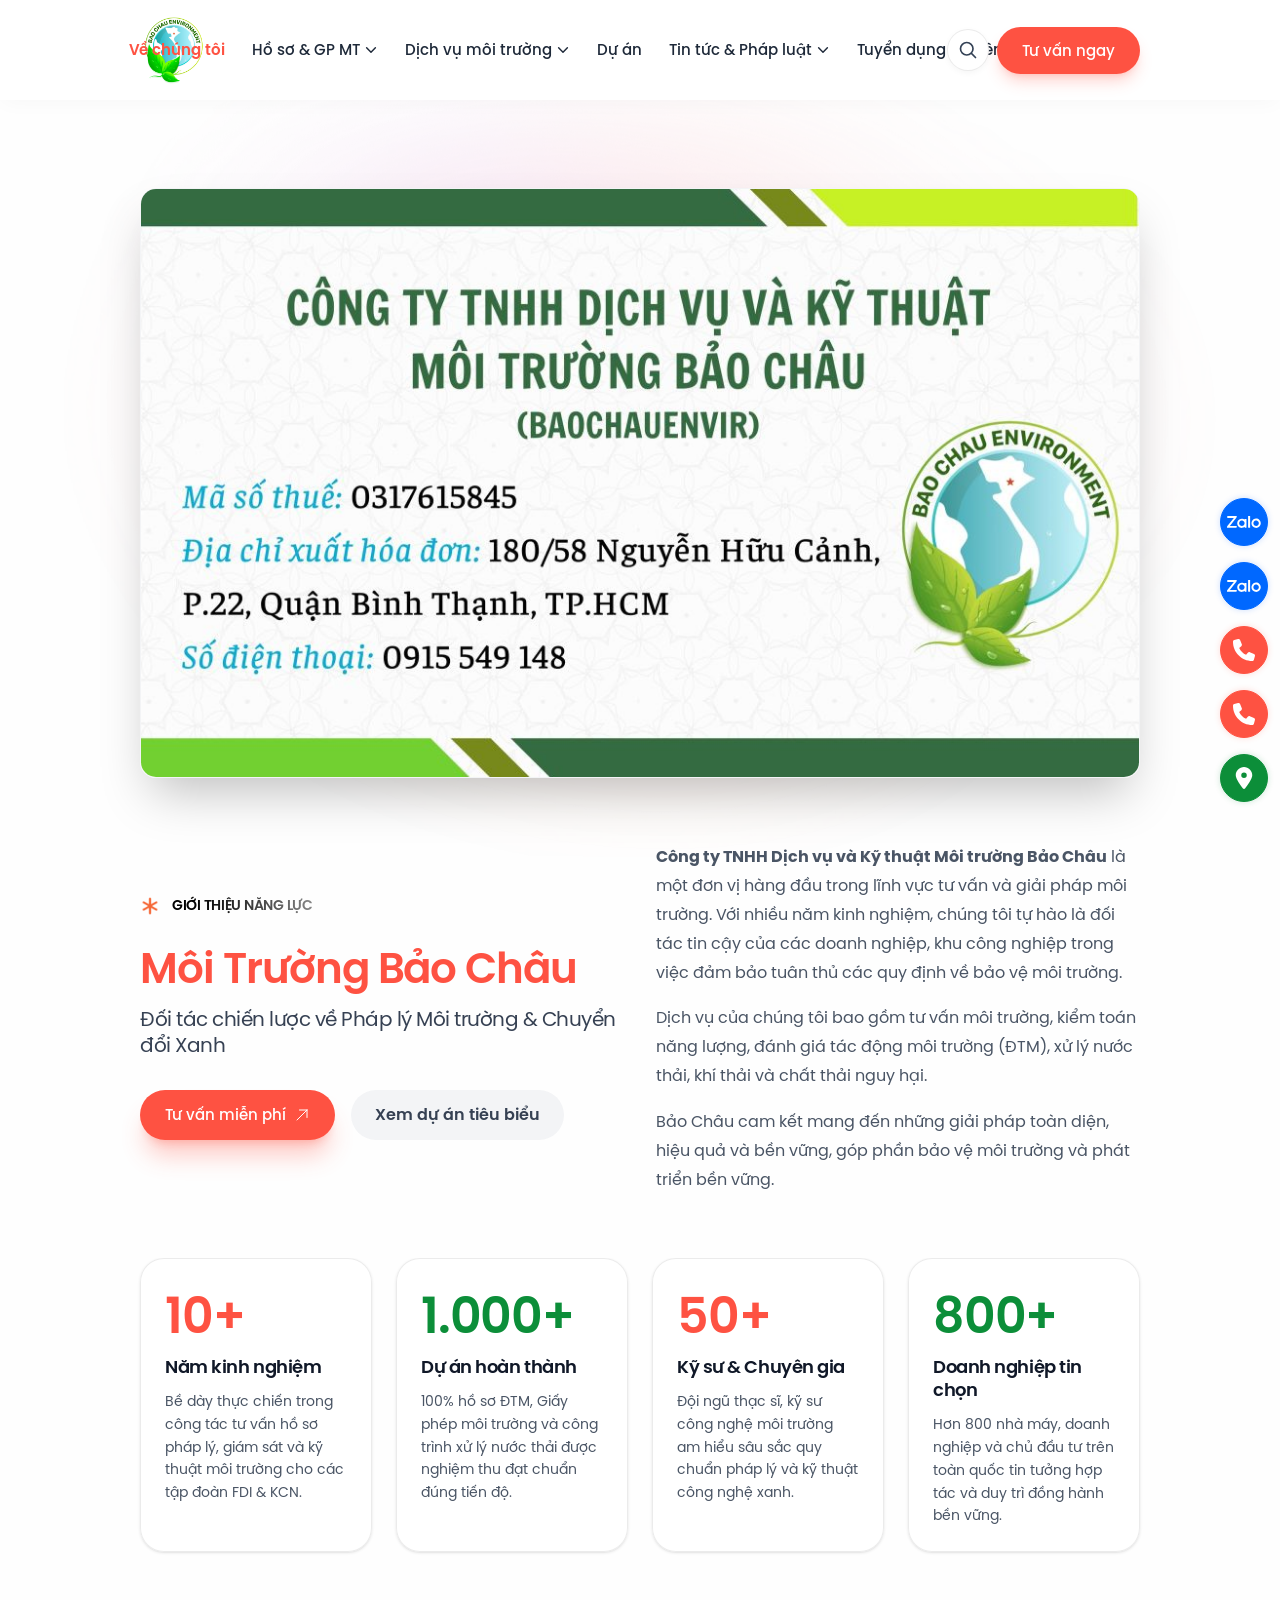
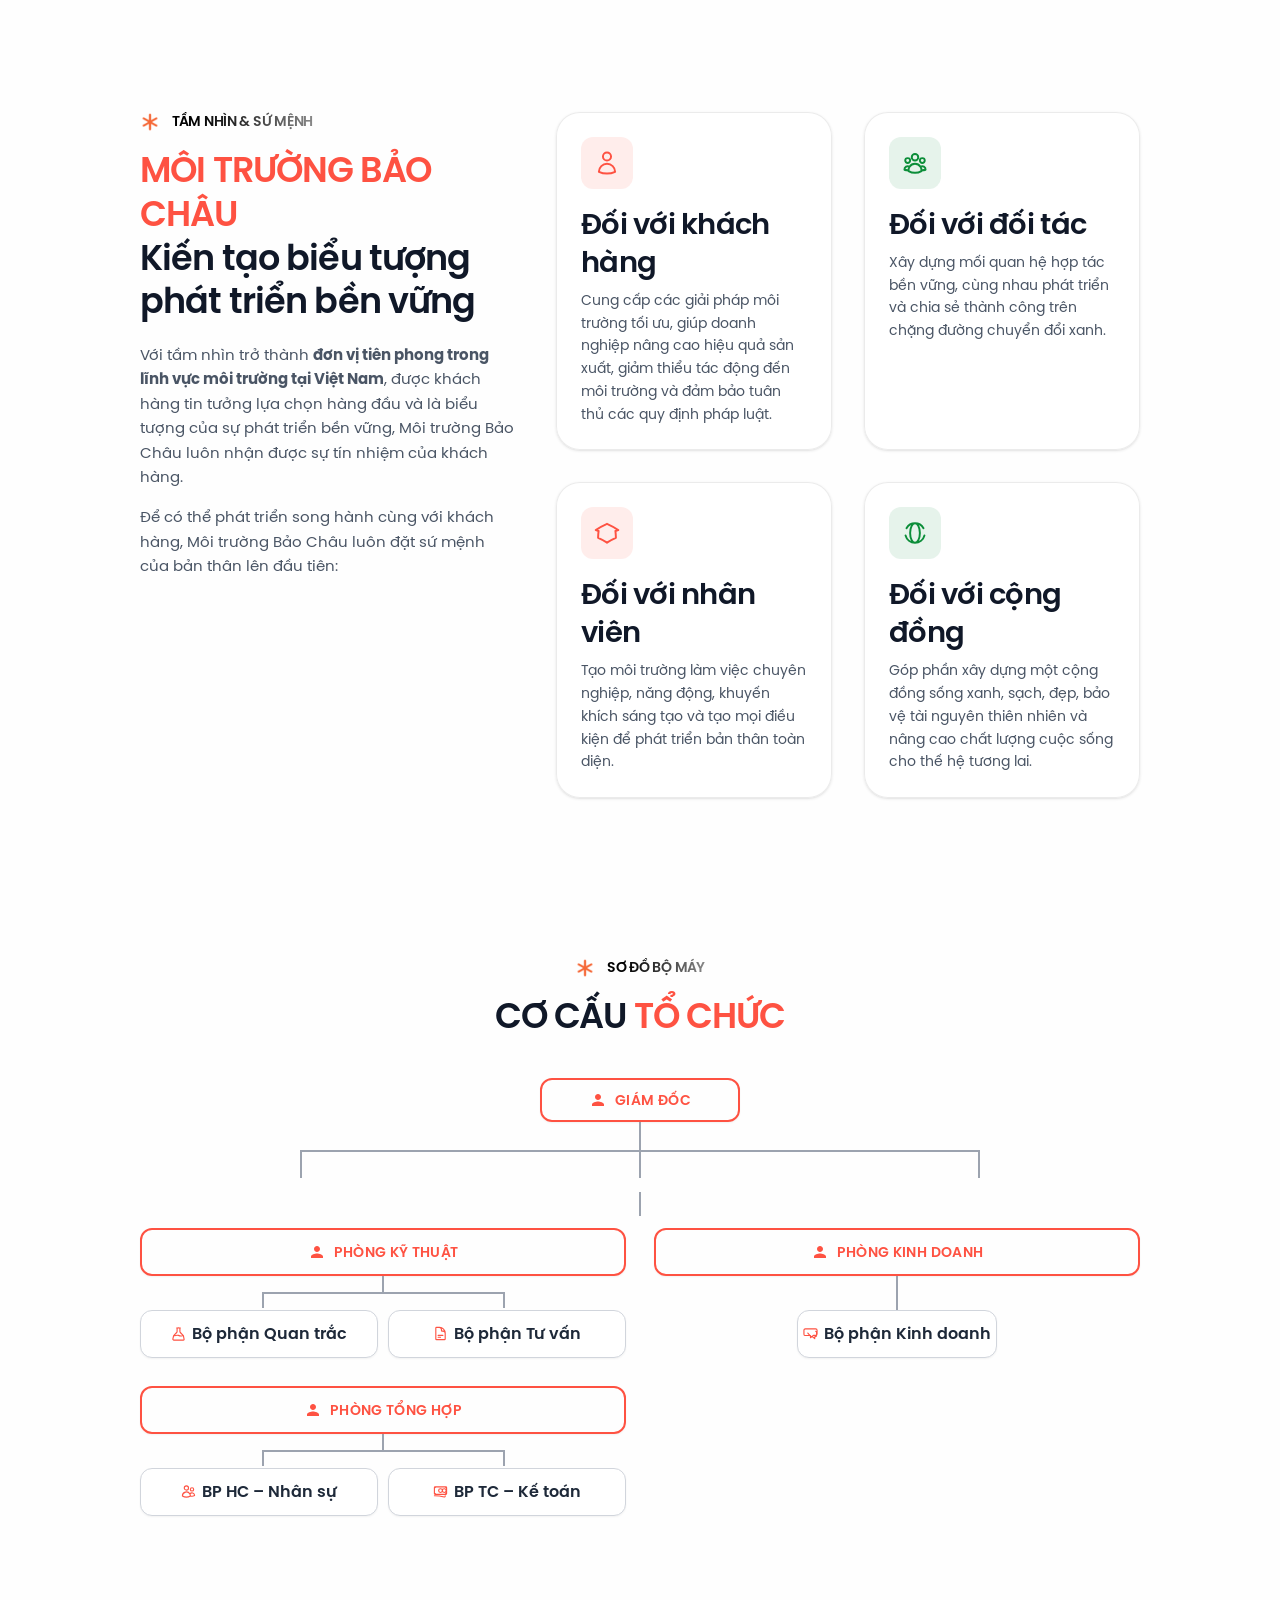
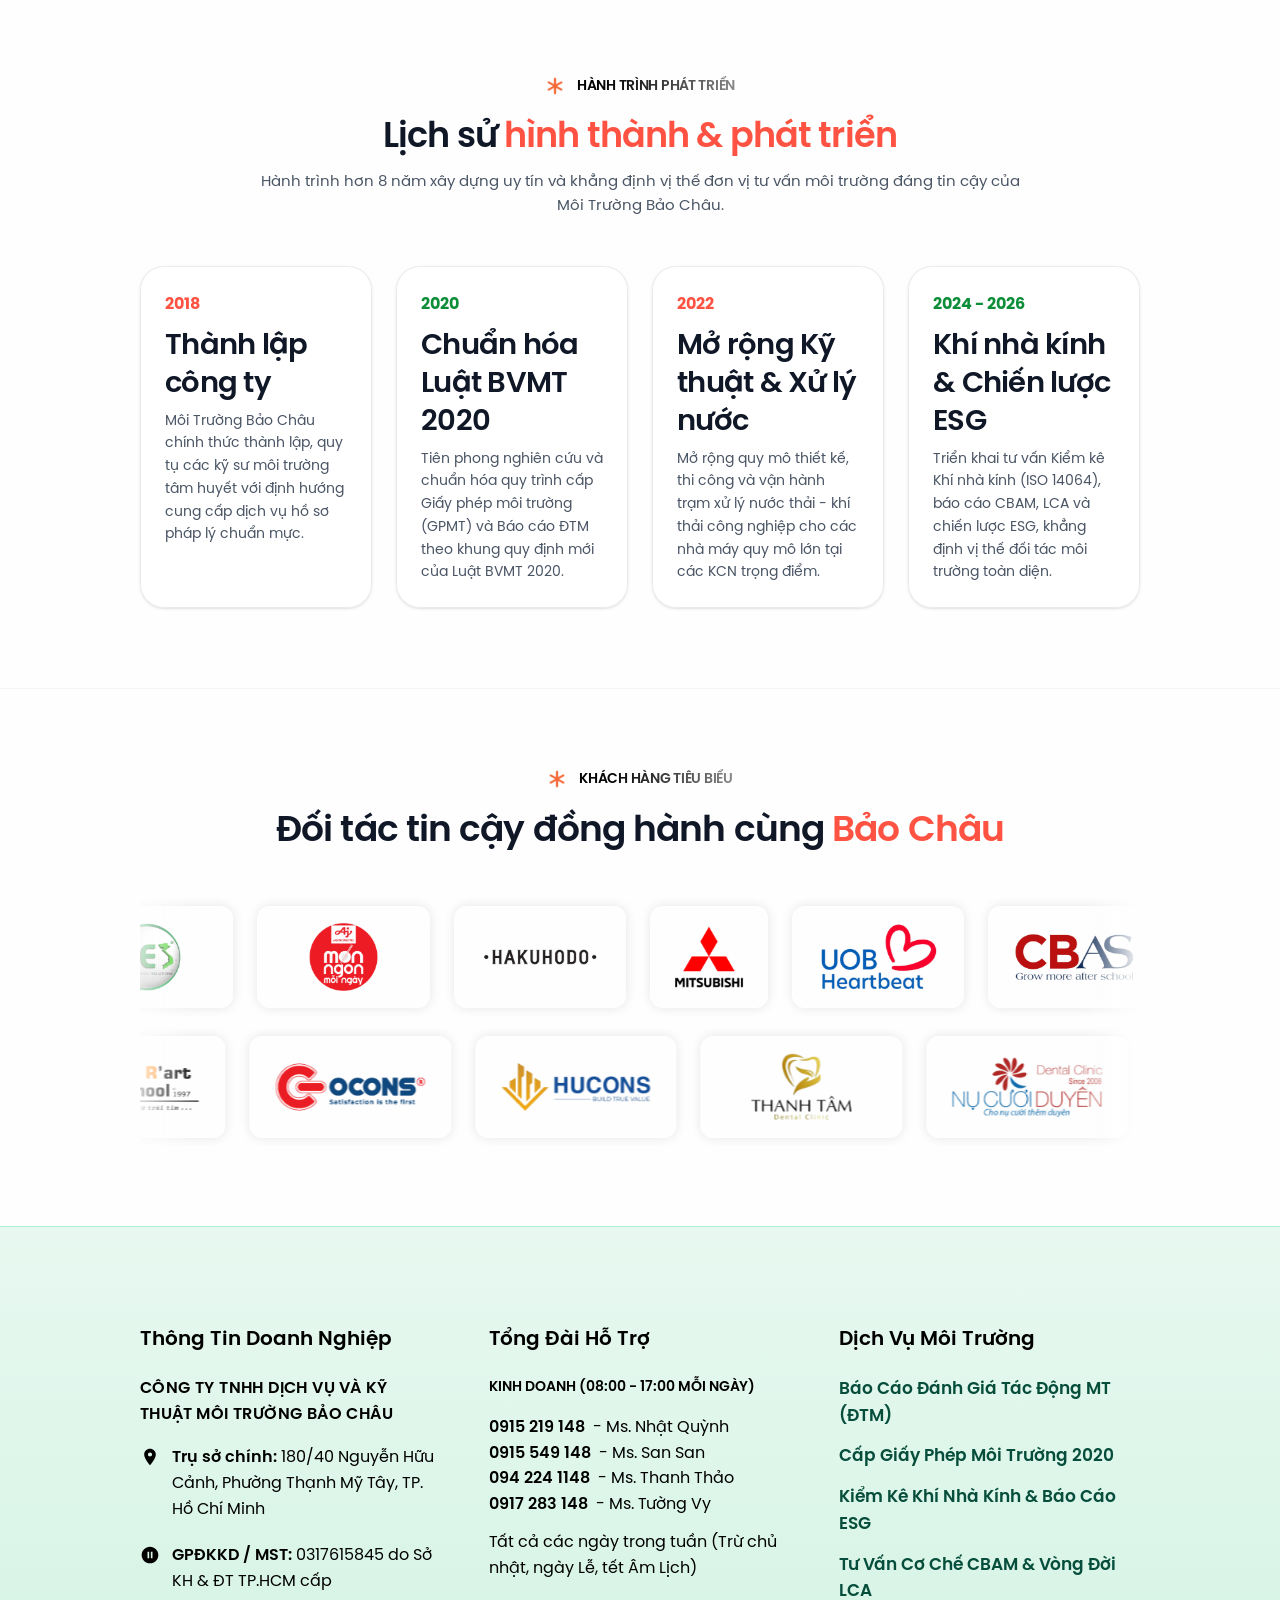
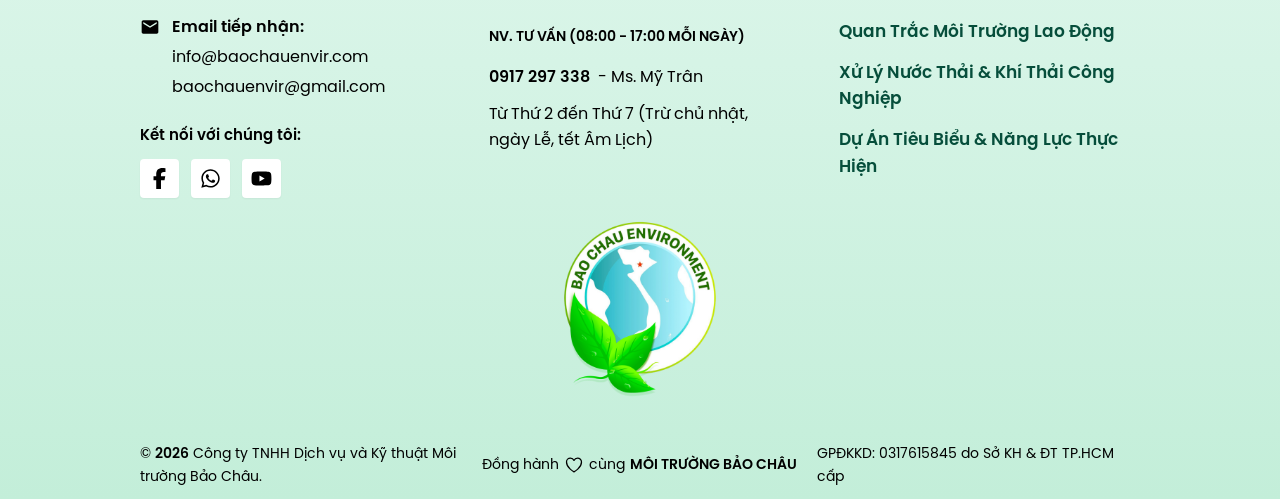
<file: about.html>
<!doctype html>
<html lang="vi" prefix="og: https://ogp.me/ns#" class="no-js">
  <head>
    <meta charset="utf-8" />
    <meta name="viewport" content="width=device-width, initial-scale=1.0" />
    <meta name="format-detection" content="telephone=no,email=no,address=no" />
    <title>
      Về Chúng Tôi - Công ty TNHH Dịch vụ và Kỹ thuật Môi trường Bảo Châu
    </title>
    <meta
      name="description"
      content="Môi Trường Bảo Châu là đơn vị hàng đầu trong lĩnh vực tư vấn hồ sơ môi trường, kiểm kê khí nhà kính ESG, quan trắc môi trường và xử lý nước thải tại Việt Nam."
    />
    <meta
      name="robots"
      content="follow, index, max-snippet:-1, max-video-preview:-1, max-image-preview:large"
    />
    <link rel="canonical" href="about.html" />
    <meta
      name="keywords"
      content="Về Môi Trường Bảo Châu, hồ sơ môi trường, giấy phép môi trường, kiểm kê khí nhà kính, quan trắc môi trường, xử lý nước thải"
    />
    <meta property="og:locale" content="vi_VN" />
    <meta property="og:type" content="article" />
    <meta
      property="og:title"
      content="Về Chúng Tôi - Công ty TNHH Dịch vụ và Kỹ thuật Môi trường Bảo Châu"
    />
    <meta
      property="og:description"
      content="Môi Trường Bảo Châu là đơn vị hàng đầu trong lĩnh vực tư vấn hồ sơ môi trường, kiểm kê khí nhà kính ESG, quan trắc môi trường và xử lý nước thải tại Việt Nam."
    />
    <meta property="og:url" content="https://moitruongbaochau.com/about.html" />
    <meta property="og:site_name" content="Môi Trường Bảo Châu" />
    <meta property="og:updated_time" content="2026-04-24T10:19:45+07:00" />
    <meta
      property="og:image"
      content="images/moi-truong-bao-chau-1024x603.jpg"
    />
    <meta
      property="og:image:secure_url"
      content="images/moi-truong-bao-chau-1024x603.jpg"
    />
    <meta property="og:image:width" content="1009" />
    <meta property="og:image:height" content="676" />
    <meta property="og:image:alt" content="Đội ngũ Môi Trường Bảo Châu" />
    <meta property="og:image:type" content="image/jpeg" />
    <meta name="twitter:card" content="summary_large_image" />
    <meta
      name="twitter:title"
      content="Về Chúng Tôi - Công ty TNHH Dịch vụ và Kỹ thuật Môi trường Bảo Châu"
    />
    <meta
      name="twitter:description"
      content="Môi Trường Bảo Châu là đơn vị hàng đầu trong lĩnh vực tư vấn hồ sơ môi trường, kiểm kê khí nhà kính ESG, quan trắc môi trường và xử lý nước thải tại Việt Nam."
    />
    <meta
      name="twitter:image"
      content="images/moi-truong-bao-chau-1024x603.jpg"
    />

    <script type="application/ld+json">
      {
        "@context": "https://schema.org",
        "@graph": [
          {
            "@type": "Organization",
            "@id": "https://moitruongbaochau.com/#organization",
            "name": "Công ty TNHH Dịch vụ và Kỹ thuật Môi trường Bảo Châu",
            "alternateName": "Môi Trường Bảo Châu",
            "url": "https://moitruongbaochau.com",
            "logo": {
              "@type": "ImageObject",
              "@id": "https://moitruongbaochau.com/#logo",
              "url": "images/logo-leave-png-min.png",
              "caption": "Môi Trường Bảo Châu"
            },
            "image": "images/moi-truong-bao-chau.jpg",
            "telephone": "+84915549148",
            "email": "info@baochauenvir.com",
            "address": {
              "@type": "PostalAddress",
              "streetAddress": "180/40 Nguyễn Hữu Cảnh, Phường Thạnh Mỹ Tây",
              "addressLocality": "TP. Hồ Chí Minh",
              "addressCountry": "VN"
            },
            "description": "Công ty TNHH Dịch vụ và Kỹ thuật Môi trường Bảo Châu là đơn vị hàng đầu trong lĩnh vực tư vấn và giải pháp môi trường tại Việt Nam"
          },
          {
            "@type": "AboutPage",
            "@id": "https://moitruongbaochau.com/about.html#webpage",
            "url": "https://moitruongbaochau.com/about.html",
            "name": "Về Chúng Tôi - Môi Trường Bảo Châu",
            "isPartOf": {
              "@id": "https://moitruongbaochau.com/#website"
            },
            "inLanguage": "vi"
          }
        ]
      }
    </script>

    <link rel="stylesheet" href="css/style.css" />
    <link rel="icon" href="images/cropped-chuan-192x192.png" />
    <link rel="apple-touch-icon" href="images/cropped-chuan-192x192.png" />
  </head>

  <body
    class="wp-singular page-template page-template-template-page-about page"
    itemtype="https://schema.org/WebPage"
    itemscope=""
  >
    <!-- OFF-CANVAS MOBILE MENU DRAWER -->
    <div
      class="off-canvas fixed top-0 right-0 h-full w-[310px] sm:w-[360px] max-w-[85vw] bg-white shadow-2xl z-[99999] flex flex-col justify-between transition-transform duration-300 translate-x-full invisible [&.is-open]:visible [&.is-open]:translate-x-0"
      id="offCanvasMenu"
      data-fx-off-canvas=""
      data-content-scroll="true"
    >
      <!-- Header Drawer: Logo & Close Button -->
      <div
        class="flex items-center justify-between px-4 py-3.5 border-b border-gray-100 bg-white gap-2"
      >
        <a
          href="index.html"
          class="flex items-center gap-2.5 min-w-0 flex-1"
          rel="home"
        >
          <img
            src="images/logo-leave-png-min.png"
            width="36"
            height="36"
            class="h-9 w-9 shrink-0 object-contain"
            style="
              width: 36px;
              height: 36px;
              min-width: 36px;
              min-height: 36px;
              max-width: 36px;
              max-height: 36px;
            "
            alt="Môi Trường Bảo Châu"
            loading="eager"
          />
          <div class="flex flex-col min-w-0">
            <span
              class="font-bold text-[13px] text-[#064e3b] uppercase leading-tight tracking-tight truncate"
              >Môi Trường Bảo Châu</span
            >
            <span class="text-[10px] text-black font-medium truncate"
              >Tư vấn &amp; Kỹ thuật MT</span
            >
          </div>
        </a>
        <button
          class="flex items-center justify-center size-8 shrink-0 rounded-full bg-gray-100 hover:bg-gray-200 text-black hover:text-gray-900 transition-colors cursor-pointer"
          style="width: 32px; height: 32px; min-width: 32px; min-height: 32px"
          aria-label="Đóng menu"
          type="button"
          data-close=""
        >
          <svg
            width="18"
            height="18"
            xmlns="http://www.w3.org/2000/svg"
            fill="none"
            viewBox="0 0 24 24"
            stroke-width="2.5"
            stroke="currentColor"
          >
            <path
              stroke-linecap="round"
              stroke-linejoin="round"
              d="M6 18L18 6M6 6l12 12"
            />
          </svg>
        </button>
      </div>

      <!-- Quick Search -->
      <div class="px-4 pt-3.5 pb-2">
        <form
          action="#"
          class="relative flex items-center"
          method="get"
          accept-charset="UTF-8"
        >
          <input
            id="mobile-search-input"
            required=""
            type="search"
            autocomplete="off"
            name="s"
            value=""
            placeholder="Tìm dịch vụ: ĐTM, Giấy phép MT..."
            class="w-full bg-gray-50 border border-gray-200 text-[13.5px] rounded-full pl-4 pr-10 py-2.5 text-gray-800 placeholder-gray-400 focus:outline-none focus:border-primary focus:bg-white transition-all shadow-xs"
          />
          <button
            type="submit"
            class="absolute right-3 text-gray-400 hover:text-primary transition-colors"
            aria-label="Tìm kiếm"
          >
            <svg
              class="size-4.5 w-4.5 h-4.5"
              width="18"
              height="18"
              xmlns="http://www.w3.org/2000/svg"
              fill="none"
              viewBox="0 0 24 24"
              stroke-width="2"
              stroke="currentColor"
            >
              <path
                stroke-linecap="round"
                stroke-linejoin="round"
                d="m21 21-5.197-5.197m0 0A7.5 7.5 0 1 0 5.196 5.196a7.5 7.5 0 0 0 10.607 10.607Z"
              />
            </svg>
          </button>
        </form>
      </div>

      <!-- Main Mobile Navigation Accordion -->
      <div class="menu-outer flex-1 overflow-y-auto px-4 py-2">
        <ul
          id="menu-29035c419b"
          class="menu vertical vertical-menu mobile-menu flex flex-col gap-1 text-[14.5px]"
        >
          <li>
            <a
              href="about.html"
              class="mobile-nav-link flex items-center py-2.5 px-3 rounded-xl font-bold text-primary bg-primary/10 transition-colors"
              >Về chúng tôi</a
            >
          </li>

          <!-- Accordion 1: Hồ sơ & Giấy phép MT -->
          <li class="has-submenu">
            <button
              type="button"
              class="mobile-submenu-toggle w-full flex items-center justify-between py-2.5 px-3 rounded-xl font-medium text-gray-800 hover:bg-gray-50 hover:text-primary transition-colors cursor-pointer text-left"
            >
              <span>Hồ sơ & Giấy phép MT</span>
              <svg
                class="submenu-chevron size-4 w-4 h-4 text-gray-400 transition-transform duration-200"
                width="16"
                height="16"
                fill="none"
                viewBox="0 0 24 24"
                stroke="currentColor"
                stroke-width="2"
              >
                <path
                  stroke-linecap="round"
                  stroke-linejoin="round"
                  d="M19.5 8.25l-7.5 7.5-7.5-7.5"
                />
              </svg>
            </button>
            <ul
              class="submenu hidden pl-3.5 my-1 flex flex-col gap-0.5 border-l-2 border-primary/40 ml-3"
            >
              <li>
                <a
                  href="index.html#section-4bdc829f17"
                  class="mobile-nav-link block py-2 px-2.5 text-[13.5px] rounded-lg text-gray-600 hover:text-primary hover:bg-primary/5 transition-colors font-medium"
                  >Báo Cáo ĐTM (Luật 2020)</a
                >
              </li>
              <li>
                <a
                  href="service-detail.html"
                  class="mobile-nav-link block py-2 px-2.5 text-[13.5px] rounded-lg text-gray-600 hover:text-primary hover:bg-primary/5 transition-colors font-medium"
                  >Giấy Phép Môi Trường Cơ Sở</a
                >
              </li>
              <li>
                <a
                  href="index.html#section-4bdc829f17"
                  class="mobile-nav-link block py-2 px-2.5 text-[13.5px] rounded-lg text-gray-600 hover:text-primary hover:bg-primary/5 transition-colors font-medium"
                  >Đăng Ký Môi Trường Cấp Xã/Huyện</a
                >
              </li>
              <li>
                <a
                  href="index.html#section-4bdc829f17"
                  class="mobile-nav-link block py-2 px-2.5 text-[13.5px] rounded-lg text-gray-600 hover:text-primary hover:bg-primary/5 transition-colors font-medium"
                  >Báo Cáo BVMT Định Kỳ Hàng Năm</a
                >
              </li>
              <li>
                <a
                  href="index.html#section-4bdc829f17"
                  class="mobile-nav-link block py-2 px-2.5 text-[13.5px] rounded-lg text-gray-600 hover:text-primary hover:bg-primary/5 transition-colors font-medium"
                  >Ứng Phó Sự Cố MT & Hóa Chất</a
                >
              </li>
              <li>
                <a
                  href="index.html#section-4bdc829f17"
                  class="mobile-nav-link block py-2 px-2.5 text-[13.5px] rounded-lg text-gray-600 hover:text-primary hover:bg-primary/5 transition-colors font-medium"
                  >Quan Trắc Môi Trường Lao Động</a
                >
              </li>
              <li>
                <a
                  href="index.html#section-4bdc829f17"
                  class="mobile-nav-link block py-2 px-2.5 text-[13.5px] rounded-lg text-gray-600 hover:text-primary hover:bg-primary/5 transition-colors font-medium"
                  >Lập Bản Đồ Tiếng Ồn (Noise Map)</a
                >
              </li>
            </ul>
          </li>

          <!-- Accordion 2: Dịch vụ môi trường -->
          <li class="has-submenu">
            <button
              type="button"
              class="mobile-submenu-toggle w-full flex items-center justify-between py-2.5 px-3 rounded-xl font-medium text-gray-800 hover:bg-gray-50 hover:text-primary transition-colors cursor-pointer text-left"
            >
              <span>Dịch vụ môi trường</span>
              <svg
                class="submenu-chevron size-4 w-4 h-4 text-gray-400 transition-transform duration-200"
                width="16"
                height="16"
                fill="none"
                viewBox="0 0 24 24"
                stroke="currentColor"
                stroke-width="2"
              >
                <path
                  stroke-linecap="round"
                  stroke-linejoin="round"
                  d="M19.5 8.25l-7.5 7.5-7.5-7.5"
                />
              </svg>
            </button>
            <ul
              class="submenu hidden pl-3.5 my-1 flex flex-col gap-0.5 border-l-2 border-primary/40 ml-3"
            >
              <li>
                <a
                  href="index.html#section-4bdc829f17"
                  class="mobile-nav-link block py-2 px-2.5 text-[13.5px] rounded-lg text-gray-600 hover:text-primary hover:bg-primary/5 transition-colors font-medium"
                  >Kiểm Kê Khí Nhà Kính (ISO 14064)</a
                >
              </li>
              <li>
                <a
                  href="index.html#section-4bdc829f17"
                  class="mobile-nav-link block py-2 px-2.5 text-[13.5px] rounded-lg text-gray-600 hover:text-primary hover:bg-primary/5 transition-colors font-medium"
                  >Tư Vấn Cơ Chế CBAM Châu Âu</a
                >
              </li>
              <li>
                <a
                  href="index.html#section-4bdc829f17"
                  class="mobile-nav-link block py-2 px-2.5 text-[13.5px] rounded-lg text-gray-600 hover:text-primary hover:bg-primary/5 transition-colors font-medium"
                  >Đánh Giá Vòng Đời Sản Phẩm (LCA)</a
                >
              </li>
              <li>
                <a
                  href="index.html#section-4bdc829f17"
                  class="mobile-nav-link block py-2 px-2.5 text-[13.5px] rounded-lg text-gray-600 hover:text-primary hover:bg-primary/5 transition-colors font-medium"
                  >Tư Vấn Báo Cáo Bền Vững ESG</a
                >
              </li>
              <li>
                <a
                  href="index.html#section-4bdc829f17"
                  class="mobile-nav-link block py-2 px-2.5 text-[13.5px] rounded-lg text-gray-600 hover:text-primary hover:bg-primary/5 transition-colors font-medium"
                  >Thiết Kế Trạm Xử Lý Nước Thải</a
                >
              </li>
              <li>
                <a
                  href="index.html#section-4bdc829f17"
                  class="mobile-nav-link block py-2 px-2.5 text-[13.5px] rounded-lg text-gray-600 hover:text-primary hover:bg-primary/5 transition-colors font-medium"
                  >Hệ Thống Xử Lý Khí Thải & Bụi</a
                >
              </li>
              <li>
                <a
                  href="index.html#section-4bdc829f17"
                  class="mobile-nav-link block py-2 px-2.5 text-[13.5px] rounded-lg text-gray-600 hover:text-primary hover:bg-primary/5 transition-colors font-medium"
                  >Thu Gom & Quản Lý Chất Thải</a
                >
              </li>
              <li>
                <a
                  href="index.html#section-4bdc829f17"
                  class="mobile-nav-link block py-2 px-2.5 text-[13.5px] rounded-lg text-gray-600 hover:text-primary hover:bg-primary/5 transition-colors font-medium"
                  >Cung Cấp Hóa Chất & Vi Sinh MT</a
                >
              </li>
            </ul>
          </li>

          <li>
            <a
              href="project.html"
              class="mobile-nav-link flex items-center py-2.5 px-3 rounded-xl font-medium text-gray-800 hover:bg-gray-50 hover:text-primary transition-colors"
              >Dự án</a
            >
          </li>

          <!-- Accordion 3: Tin tức & Pháp luật -->
          <li class="has-submenu">
            <button
              type="button"
              class="mobile-submenu-toggle w-full flex items-center justify-between py-2.5 px-3 rounded-xl font-medium text-gray-800 hover:bg-gray-50 hover:text-primary transition-colors cursor-pointer text-left"
            >
              <span>Tin tức & Pháp luật</span>
              <svg
                class="submenu-chevron size-4 w-4 h-4 text-gray-400 transition-transform duration-200"
                width="16"
                height="16"
                fill="none"
                viewBox="0 0 24 24"
                stroke="currentColor"
                stroke-width="2"
              >
                <path
                  stroke-linecap="round"
                  stroke-linejoin="round"
                  d="M19.5 8.25l-7.5 7.5-7.5-7.5"
                />
              </svg>
            </button>
            <ul
              class="submenu hidden pl-3.5 my-1 flex flex-col gap-0.5 border-l-2 border-primary/40 ml-3"
            >
              <li>
                <a
                  href="index.html#section-b2b918f0c9"
                  class="mobile-nav-link block py-2 px-2.5 text-[13.5px] rounded-lg text-gray-600 hover:text-primary hover:bg-primary/5 transition-colors font-medium"
                  >Luật Bảo Vệ Môi Trường 2020</a
                >
              </li>
              <li>
                <a
                  href="index.html#section-b2b918f0c9"
                  class="mobile-nav-link block py-2 px-2.5 text-[13.5px] rounded-lg text-gray-600 hover:text-primary hover:bg-primary/5 transition-colors font-medium"
                  >Nghị định 08/2022/NĐ-CP Hướng Dẫn</a
                >
              </li>
              <li>
                <a
                  href="index.html#section-b2b918f0c9"
                  class="mobile-nav-link block py-2 px-2.5 text-[13.5px] rounded-lg text-gray-600 hover:text-primary hover:bg-primary/5 transition-colors font-medium"
                  >Cẩm Nang Kiểm Kê Khí Nhà Kính</a
                >
              </li>
              <li>
                <a
                  href="index.html#section-b2b918f0c9"
                  class="mobile-nav-link block py-2 px-2.5 text-[13.5px] rounded-lg text-gray-600 hover:text-primary hover:bg-primary/5 transition-colors font-medium"
                  >Khai Báo CBAM Xuất Khẩu EU</a
                >
              </li>
              <li>
                <a
                  href="index.html#section-b2b918f0c9"
                  class="mobile-nav-link block py-2 px-2.5 text-[13.5px] rounded-lg text-gray-600 hover:text-primary hover:bg-primary/5 transition-colors font-medium"
                  >Công Nghệ Xử Lý Nước Thải</a
                >
              </li>
            </ul>
          </li>

          <li>
            <a
              href="recruitment.html"
              class="mobile-nav-link flex items-center py-2.5 px-3 rounded-xl font-medium text-gray-800 hover:bg-gray-50 hover:text-primary transition-colors"
              >Tuyển dụng</a
            >
          </li>

          <li>
            <a
              href="contact.html"
              class="mobile-nav-link flex items-center py-2.5 px-3 rounded-xl font-medium text-gray-800 hover:bg-gray-50 hover:text-primary transition-colors"
              >Liên hệ</a
            >
          </li>
        </ul>
      </div>

      <!-- Quick Action Footer: Hotline & Zalo Button -->
      <div
        class="p-4 border-t border-gray-100 bg-gray-50/80 flex flex-col gap-2"
      >
        <a
          href="tel:0915549148"
          class="flex items-center justify-center gap-2 w-full py-2.5 px-4 rounded-xl bg-primary hover:bg-[#e03e2f] text-white font-bold text-[14px] shadow-sm shadow-primary/25 transition-all text-center"
        >
          <svg
            class="size-4"
            fill="none"
            viewBox="0 0 24 24"
            stroke="currentColor"
            stroke-width="2"
          >
            <path
              stroke-linecap="round"
              stroke-linejoin="round"
              d="M2.25 6.75c0 8.284 6.716 15 15 15h2.25a2.25 2.25 0 002.25-2.25v-1.372c0-.516-.351-.966-.852-1.091l-4.423-1.106c-.44-.11-.902.055-1.173.417l-.97 1.293c-.282.376-.769.542-1.21.38a12.035 12.035 0 01-7.143-7.143c-.162-.441.004-.928.38-1.21l1.293-.97c.363-.271.527-.734.417-1.173L6.963 3.102a1.125 1.125 0 00-1.091-.852H4.5A2.25 2.25 0 002.25 4.5v2.25z"
            />
          </svg>
          Hotline: 0915 549 148
        </a>
        <p class="text-[11px] text-black text-center">
          Hỗ trợ tư vấn 24/7 (Thứ 2 - Thứ 7)
        </p>
      </div>
    </div>
    <div class="relative">
      <header
        data-fx-sticky=""
        id="header"
        class="site-header"
        itemtype="https://schema.org/WPHeader"
        itemscope=""
      >
        <div
          id="masthead"
          class="masthead py-4 sm:py-5 glass-effect transition-all duration-300"
        >
          <div
            class="container px-3 sm:px-4 mx-auto flex items-center justify-between gap-2 sm:gap-4"
          >
            <div class="masthead-logo flex-shrink-0">
              <div class="site-logo">
                <a
                  class="logo flex items-center"
                  title="MÔI TRƯỜNG BẢO CHÂU"
                  href="index.html"
                  rel="home"
                  ><span class="custom-logo-link"
                    ><img
                      src="images/logo-leave-png-min.png"
                      class="custom-logo h-14 sm:h-16 lg:h-18 w-auto object-contain transition-transform duration-300 hover:scale-105"
                      alt="Môi Trường Bảo Châu"
                      loading="eager"
                      fetchpriority="high"
                      decoding="async" /></span
                ></a>
                <p class="sr-only">MÔI TRƯỜNG BẢO CHÂU</p>
              </div>
            </div>
            <div
              class="nav-container pl-2 pr-2 xl:pl-6 xl:pr-4 hidden lg:flex items-center justify-center flex-1"
            >
              <nav class="nav" id="main-nav">
                <ul
                  id="menu-8c6d27c2ee"
                  class="dropdown menu horizontal-menu main-nav u-flex-x items-center gap-1 xl:gap-2 min-h-11 xl:min-h-12 bg-black/6 backdrop-blur-md pt-1 px-3.5 xl:px-6 pb-1 rounded-full"
                  data-fx-dropdown-menu=""
                  data-hover="true"
                  data-autohide="true"
                >
                  <li>
                    <a
                      href="about.html"
                      class="flex items-center h-full font-semibold text-[14.5px] xl:text-[15px] text-primary transition-colors py-2 px-3 rounded-full bg-black/5"
                      >Về chúng tôi</a
                    >
                  </li>
                  <li class="col-2 menu-mega">
                    <a
                      href="index.html#section-4bdc829f17"
                      class="flex items-center h-full font-medium text-[14.5px] xl:text-[15px] text-gray-800 dark:text-gray-200 hover:text-primary dark:hover:text-primary transition-colors py-2 px-3 rounded-full hover:bg-black/5 gap-1"
                      >Hồ sơ & GP MT
                      <svg
                        class="size-3.5 w-3.5 h-3.5 opacity-60"
                        width="14"
                        height="14"
                        fill="none"
                        viewBox="0 0 24 24"
                        stroke="currentColor"
                        stroke-width="2.5"
                      >
                        <path
                          stroke-linecap="round"
                          stroke-linejoin="round"
                          d="M19.5 8.25l-7.5 7.5-7.5-7.5"
                        />
                      </svg>
                    </a>
                    <ul class="submenu vertical menu">
                      <li>
                        <a
                          href="index.html#section-4bdc829f17"
                          class="text-[14.5px] font-bold! text-primary uppercase pb-1 border-b border-white/10"
                          >Hồ sơ pháp lý môi trường</a
                        >
                        <ul class="submenu vertical menu">
                          <li>
                            <a
                              href="index.html#section-4bdc829f17"
                              title="Báo Cáo ĐTM"
                              >Báo Cáo ĐTM (Luật BVMT 2020)</a
                            >
                          </li>
                          <li>
                            <a
                              href="service-detail.html"
                              title="Giấy Phép Môi Trường"
                              >Giấy Phép Môi Trường Cơ Sở</a
                            >
                          </li>
                          <li>
                            <a
                              href="index.html#section-4bdc829f17"
                              title="Đăng Ký Môi Trường"
                              >Đăng Ký Môi Trường Cấp Huyện/Xã</a
                            >
                          </li>
                          <li>
                            <a
                              href="index.html#section-4bdc829f17"
                              title="Báo Cáo Công Tác BVMT Định Kỳ"
                              >Báo Cáo Công Tác BVMT Định Kỳ</a
                            >
                          </li>
                          <li>
                            <a
                              href="index.html#section-4bdc829f17"
                              title="Ứng Phó Sự Cố Môi Trường"
                              >Kế Hoạch Phòng Ngừa Sự Cố MT</a
                            >
                          </li>
                        </ul>
                      </li>
                      <li>
                        <a
                          href="index.html#section-4bdc829f17"
                          class="text-[14.5px] font-bold! text-primary uppercase pb-1 border-b border-white/10"
                          >Tư vấn & Giám sát</a
                        >
                        <ul class="submenu vertical menu">
                          <li>
                            <a
                              href="index.html#section-4bdc829f17"
                              title="Quan Trắc Môi Trường Lao Động"
                              >Quan Trắc Môi Trường Lao Động</a
                            >
                          </li>
                          <li>
                            <a
                              href="index.html#section-4bdc829f17"
                              title="Lập Bản Đồ Tiếng Ồn"
                              >Lập Bản Đồ Tiếng Ồn (Noise Map)</a
                            >
                          </li>
                          <li>
                            <a
                              href="index.html#section-4bdc829f17"
                              title="Phương Án Phục Hồi MT"
                              >Phương Án Cải Tạo Phục Hồi MT</a
                            >
                          </li>
                          <li>
                            <a
                              href="index.html#section-4bdc829f17"
                              title="Khai Thác Nước Ngầm"
                              >Giấy Phép Khai Thác Nước Ngầm</a
                            >
                          </li>
                          <li>
                            <a
                              href="index.html#section-4bdc829f17"
                              title="Nghiệm Thu Công Trình MT"
                              >Nghiệm Thu Công Trình BVMT</a
                            >
                          </li>
                        </ul>
                      </li>
                    </ul>
                  </li>
                  <li class="col-2 menu-mega">
                    <a
                      href="index.html#section-4bdc829f17"
                      class="flex items-center h-full font-medium text-[14.5px] xl:text-[15px] text-gray-800 dark:text-gray-200 hover:text-primary dark:hover:text-primary transition-colors py-2 px-3 rounded-full hover:bg-black/5 gap-1"
                      >Dịch vụ môi trường
                      <svg
                        class="size-3.5 w-3.5 h-3.5 opacity-60"
                        width="14"
                        height="14"
                        fill="none"
                        viewBox="0 0 24 24"
                        stroke="currentColor"
                        stroke-width="2.5"
                      >
                        <path
                          stroke-linecap="round"
                          stroke-linejoin="round"
                          d="M19.5 8.25l-7.5 7.5-7.5-7.5"
                        />
                      </svg>
                    </a>
                    <ul class="submenu vertical menu">
                      <li>
                        <a
                          href="index.html#section-4bdc829f17"
                          class="text-[14.5px] font-bold! text-primary uppercase pb-1 border-b border-white/10"
                          >Khí hậu & Chuyển đổi xanh</a
                        >
                        <ul class="submenu vertical menu">
                          <li>
                            <a
                              href="index.html#section-4bdc829f17"
                              title="Kiểm Kê Khí Nhà Kính"
                              >Kiểm Kê Khí Nhà Kính (ISO 14064)</a
                            >
                          </li>
                          <li>
                            <a
                              href="index.html#section-4bdc829f17"
                              title="Tư Vấn Cơ Chế CBAM EU"
                              >Tư Vấn Cơ Chế CBAM Xuất Khẩu EU</a
                            >
                          </li>
                          <li>
                            <a
                              href="index.html#section-4bdc829f17"
                              title="Đánh Giá Vòng Đời LCA"
                              >Đánh Giá Vòng Đời Sản Phẩm (LCA)</a
                            >
                          </li>
                          <li>
                            <a
                              href="index.html#section-4bdc829f17"
                              title="Chiến Lược ESG"
                              >Tư Vấn & Báo Cáo Phát Triển ESG</a
                            >
                          </li>
                          <li>
                            <a
                              href="index.html#section-4bdc829f17"
                              title="Tín Chỉ Carbon"
                              >Tư Vấn Dự Án Tín Chỉ Carbon</a
                            >
                          </li>
                        </ul>
                      </li>
                      <li>
                        <a
                          href="index.html#section-4bdc829f17"
                          class="text-[14.5px] font-bold! text-primary uppercase pb-1 border-b border-white/10"
                          >Công nghệ & Xử lý MT</a
                        >
                        <ul class="submenu vertical menu">
                          <li>
                            <a
                              href="index.html#section-4bdc829f17"
                              title="Xử Lý Nước Thải"
                              >Hệ Thống Xử Lý Nước Thải</a
                            >
                          </li>
                          <li>
                            <a
                              href="index.html#section-4bdc829f17"
                              title="Xử Lý Khí Thải & Bụi"
                              >Hệ Thống Xử Lý Khí Thải & Bụi</a
                            >
                          </li>
                          <li>
                            <a
                              href="index.html#section-4bdc829f17"
                              title="Quản Lý Chất Thải"
                              >Thu Gom & Xử Lý Chất Thải Nguy Hại</a
                            >
                          </li>
                          <li>
                            <a
                              href="index.html#section-4bdc829f17"
                              title="Men Vi Sinh & Hóa Chất MT"
                              >Cung Cấp Men Vi Sinh & Hóa Chất</a
                            >
                          </li>
                          <li>
                            <a
                              href="index.html#section-4bdc829f17"
                              title="Bảo Trì Vận Hành"
                              >Bảo Trì & Vận Hành Trạm XLNT</a
                            >
                          </li>
                        </ul>
                      </li>
                    </ul>
                  </li>
                  <li>
                    <a
                      href="project.html"
                      class="flex items-center h-full font-medium text-[14.5px] xl:text-[15px] text-gray-800 dark:text-gray-200 hover:text-primary dark:hover:text-primary transition-colors py-2 px-3 rounded-full hover:bg-black/5"
                      >Dự án</a
                    >
                  </li>

                  <!-- MORE MENU ITEM FOR COMPACT SCREENS (1024px - 1279px) -->
                  <li class="nav-item-more relative">
                    <a
                      href="javascript:;"
                      class="flex items-center justify-center h-full font-bold text-base text-primary transition-colors py-2 px-3 rounded-full hover:bg-black/5 leading-none cursor-pointer"
                      title="Xem thêm"
                      aria-label="Xem thêm menu"
                    >
                      ...
                    </a>
                    <ul
                      class="submenu vertical menu bg-white/95 backdrop-blur-md rounded-2xl shadow-xl border border-black/8 py-2 px-1.5 min-w-[210px] text-[14px]"
                    >
                      <li>
                        <a
                          href="news.html"
                          class="flex items-center justify-between py-2 px-3 rounded-xl font-medium text-gray-800 hover:text-primary hover:bg-primary/5 transition-colors"
                        >
                          <span>Tin tức &amp; Pháp luật</span>
                        </a>
                      </li>
                      <li>
                        <a
                          href="recruitment.html"
                          class="flex items-center py-2 px-3 rounded-xl font-medium text-gray-800 hover:text-primary hover:bg-primary/5 transition-colors"
                        >
                          Tuyển dụng
                        </a>
                      </li>
                      <li>
                        <a
                          href="contact.html"
                          class="flex items-center py-2 px-3 rounded-xl font-medium text-gray-800 hover:text-primary hover:bg-primary/5 transition-colors"
                        >
                          Liên hệ
                        </a>
                      </li>
                    </ul>
                  </li>

                  <li class="col-3 menu-mega nav-item-extended">
                    <a
                      href="news.html"
                      class="flex items-center h-full font-medium text-[14.5px] xl:text-[15px] text-gray-800 dark:text-gray-200 hover:text-primary dark:hover:text-primary transition-colors py-2 px-3 rounded-full hover:bg-black/5 gap-1"
                      >Tin tức & Pháp luật
                      <svg
                        class="size-3.5 w-3.5 h-3.5 opacity-60"
                        width="14"
                        height="14"
                        fill="none"
                        viewBox="0 0 24 24"
                        stroke="currentColor"
                        stroke-width="2.5"
                      >
                        <path
                          stroke-linecap="round"
                          stroke-linejoin="round"
                          d="M19.5 8.25l-7.5 7.5-7.5-7.5"
                        />
                      </svg>
                    </a>
                    <ul class="submenu vertical menu">
                      <li>
                        <a
                          href="index.html#section-b2b918f0c9"
                          class="text-[14px] font-bold! text-primary uppercase pb-1 border-b border-white/10"
                          >Pháp luật Môi trường</a
                        >
                        <ul class="submenu vertical menu">
                          <li>
                            <a href="index.html#section-b2b918f0c9"
                              >Luật Bảo Vệ Môi Trường 2020</a
                            >
                          </li>
                          <li>
                            <a href="index.html#section-b2b918f0c9"
                              >Nghị định 08/2022/NĐ-CP Chi Tiết</a
                            >
                          </li>
                          <li>
                            <a href="index.html#section-b2b918f0c9"
                              >Thông tư 02/2022/TT-BTNMT</a
                            >
                          </li>
                          <li>
                            <a href="index.html#section-b2b918f0c9"
                              >Xử Phạt Vi Phạm Hành Chính MT</a
                            >
                          </li>
                        </ul>
                      </li>
                      <li>
                        <a
                          href="index.html#section-b2b918f0c9"
                          class="text-[14px] font-bold! text-primary uppercase pb-1 border-b border-white/10"
                          >ESG & Net Zero</a
                        >
                        <ul class="submenu vertical menu">
                          <li>
                            <a href="index.html#section-b2b918f0c9"
                              >Cẩm Nang Kiểm Kê Khí Nhà Kính</a
                            >
                          </li>
                          <li>
                            <a href="index.html#section-b2b918f0c9"
                              >Hướng Dẫn Khai Báo CBAM EU</a
                            >
                          </li>
                          <li>
                            <a href="index.html#section-b2b918f0c9"
                              >Lộ Trình Net Zero 2050 Việt Nam</a
                            >
                          </li>
                          <li>
                            <a href="index.html#section-b2b918f0c9"
                              >Thị Trường Tín Chỉ Carbon</a
                            >
                          </li>
                        </ul>
                      </li>
                      <li>
                        <a
                          href="index.html#section-b2b918f0c9"
                          class="text-[14px] font-bold! text-primary uppercase pb-1 border-b border-white/10"
                          >Kỹ thuật & Công nghệ</a
                        >
                        <ul class="submenu vertical menu">
                          <li>
                            <a href="index.html#section-b2b918f0c9"
                              >Công Nghệ MBR / MBBR Nước Thải</a
                            >
                          </li>
                          <li>
                            <a href="index.html#section-b2b918f0c9"
                              >Xử Lý Khí Thải Tháp Hấp Thụ</a
                            >
                          </li>
                          <li>
                            <a href="index.html#section-b2b918f0c9"
                              >Khắc Phục Sự Cố Vi Sinh Bùn Nổi</a
                            >
                          </li>
                          <li>
                            <a href="index.html#section-b2b918f0c9"
                              >Quy Trình Đo Kiểm Môi Trường LĐ</a
                            >
                          </li>
                        </ul>
                      </li>
                    </ul>
                  </li>
                  <li class="nav-item-extended">
                    <a
                      href="recruitment.html"
                      class="flex items-center h-full font-medium text-[14.5px] xl:text-[15px] text-gray-800 dark:text-gray-200 hover:text-primary dark:hover:text-primary transition-colors py-2 px-3 rounded-full hover:bg-black/5"
                      >Tuyển dụng</a
                    >
                  </li>
                  <li class="nav-item-extended">
                    <a
                      href="contact.html"
                      class="flex items-center h-full font-medium text-[14.5px] xl:text-[15px] text-gray-800 dark:text-gray-200 hover:text-primary dark:hover:text-primary transition-colors py-2 px-3 rounded-full hover:bg-black/5"
                      >Liên hệ</a
                    >
                  </li>
                </ul>
              </nav>
            </div>
            <div
              class="header-actions flex items-center gap-2 sm:gap-3 flex-shrink-0"
            >
              <div
                class="all_search_dark_mode flex flex-[0_0_auto] items-center"
              >
                <div class="dropdown-search relative">
                  <a
                    class="dropdown-trigger flex items-center justify-center size-10 sm:size-10.5 rounded-full bg-white/90 dark:bg-gray-800/90 border border-gray-200/90 dark:border-gray-700 shadow-xs hover:shadow-md hover:border-primary/50 text-gray-700 hover:text-primary hover:bg-primary/5 dark:text-gray-200 dark:hover:text-primary transition-all duration-200 active:scale-95"
                    title="Tìm kiếm dịch vụ"
                    href="javascript:;"
                    data-fx-dropdown-toggle="#dropdown-search-aced3469f6"
                  >
                    <svg
                      class="size-4.5 sm:size-5 svg-search"
                      width="20"
                      height="20"
                      xmlns="http://www.w3.org/2000/svg"
                      fill="none"
                      viewBox="0 0 24 24"
                      stroke-width="2"
                      stroke="currentColor"
                    >
                      <path
                        stroke-linecap="round"
                        stroke-linejoin="round"
                        d="m21 21-5.197-5.197m0 0A7.5 7.5 0 1 0 5.196 5.196a7.5 7.5 0 0 0 10.607 10.607Z"
                      ></path>
                    </svg>
                    <svg
                      class="size-4.5 sm:size-5 svg-close hidden"
                      width="20"
                      height="20"
                      xmlns="http://www.w3.org/2000/svg"
                      fill="none"
                      viewBox="0 0 24 24"
                      stroke-width="2"
                      stroke="currentColor"
                    >
                      <path
                        stroke-linecap="round"
                        stroke-linejoin="round"
                        d="M6 18L18 6M6 6l12 12"
                      ></path>
                    </svg>
                  </a>
                  <div
                    role="search"
                    class="dropdown-pane alignment-right"
                    id="dropdown-search-aced3469f6"
                    data-fx-dropdown=""
                    data-auto-focus="true"
                  >
                    <form
                      action="#"
                      class="frm-search"
                      method="get"
                      accept-charset="UTF-8"
                    >
                      <div class="frm-container">
                        <label for="search-aced3469f6" class="sr-only"
                          >Tìm kiếm dịch vụ môi trường</label
                        >
                        <input
                          class="rounded-full"
                          id="search-aced3469f6"
                          required=""
                          pattern="^(.*\S+.*)$"
                          type="search"
                          name="s"
                          value=""
                          placeholder="Tìm dịch vụ: ĐTM, Khí nhà kính, Nước thải..."
                        />
                        <button class="btn-s" type="submit" aria-label="Search">
                          <svg
                            class="size-5 w-5 h-5"
                            width="20"
                            height="20"
                            xmlns="http://www.w3.org/2000/svg"
                            fill="none"
                            viewBox="0 0 24 24"
                            stroke-width="2"
                            stroke="currentColor"
                          >
                            <path
                              stroke-linecap="round"
                              stroke-linejoin="round"
                              d="m21 21-5.197-5.197m0 0A7.5 7.5 0 1 0 5.196 5.196a7.5 7.5 0 0 0 10.607 10.607Z"
                            ></path>
                          </svg>
                          <span>Tìm kiếm</span>
                        </button>
                      </div>
                      <div class="frm-hint">
                        <p class="hint-title font-medium mt-6 mb-4">
                          Dịch vụ môi trường nổi bật
                        </p>
                        <ul class="hint-list flex flex-col gap-4 ml-3">
                          <li>
                            <a
                              class="flex items-center gap-3 text-[14px] group"
                              href="index.html#section-4bdc829f17"
                              title="Kiểm Kê Khí Nhà Kính (ESG - CBAM)"
                            >
                              <svg
                                class="w-4 h-4 text-primary"
                                aria-hidden="true"
                              >
                                <use href="#icon-check-circle-solid"></use>
                              </svg>
                              Kiểm Kê Khí Nhà Kính (ESG - CBAM)
                            </a>
                          </li>
                          <li>
                            <a
                              class="flex items-center gap-3 text-[14px] group"
                              href="index.html#section-4bdc829f17"
                              title="Lập Báo Cáo Đánh Giá Tác Động Môi Trường (ĐTM)"
                            >
                              <svg
                                class="w-4 h-4 text-primary"
                                aria-hidden="true"
                              >
                                <use href="#icon-check-circle-solid"></use>
                              </svg>
                              Lập Báo Cáo Đánh Giá Tác Động Môi Trường (ĐTM)
                            </a>
                          </li>
                          <li>
                            <a
                              class="flex items-center gap-3 text-[14px] group"
                              href="index.html#section-4bdc829f17"
                              title="Cấp Giấy Phép Môi Trường Theo Luật 2020"
                            >
                              <svg
                                class="w-4 h-4 text-primary"
                                aria-hidden="true"
                              >
                                <use href="#icon-check-circle-solid"></use>
                              </svg>
                              Cấp Giấy Phép Môi Trường Theo Luật 2020
                            </a>
                          </li>
                          <li>
                            <a
                              class="flex items-center gap-3 text-[14px] group"
                              href="index.html#section-4bdc829f17"
                              title="Quan Trắc Môi Trường Lao Động Định Kỳ"
                            >
                              <svg
                                class="w-4 h-4 text-primary"
                                aria-hidden="true"
                              >
                                <use href="#icon-check-circle-solid"></use>
                              </svg>
                              Quan Trắc Môi Trường Lao Động Định Kỳ
                            </a>
                          </li>
                          <li>
                            <a
                              class="flex items-center gap-3 text-[14px] group"
                              href="index.html#section-4bdc829f17"
                              title="Thiết Kế & Thi Công Hệ Thống Xử Lý Nước Thải"
                            >
                              <svg
                                class="w-4 h-4 text-primary"
                                aria-hidden="true"
                              >
                                <use href="#icon-check-circle-solid"></use>
                              </svg>
                              Thiết Kế & Thi Công Hệ Thống Xử Lý Nước Thải
                            </a>
                          </li>
                        </ul>
                      </div>
                    </form>
                  </div>
                </div>
              </div>
              <a
                class="hidden sm:inline-flex btn btn-primary-1 items-center justify-center font-semibold text-[13.5px] sm:text-[14.5px] py-2 sm:py-2.5 px-4 sm:px-5 rounded-full shadow-lg shadow-primary/25 hover:shadow-primary/80 transition-all text-white whitespace-nowrap"
                href="https://zalo.me/0915549148"
                title="Tư vấn ngay"
                target="_blank"
                rel="noopener noreferrer nofollow"
                >Tư vấn ngay</a
              >
              <div
                class="off-canvas-content lg:hidden flex items-center"
                data-fx-off-canvas-content=""
              >
                <button
                  class="menu-lines flex items-center justify-center size-10 sm:size-10.5 rounded-full bg-white border border-gray-200/90 shadow-xs hover:shadow-md hover:border-primary/50 text-gray-700 hover:text-primary hover:bg-primary/5 transition-all duration-200 active:scale-95 cursor-pointer"
                  type="button"
                  data-open="offCanvasMenu"
                  aria-label="Mở menu"
                  id="btn-open-mobile-menu"
                >
                  <svg
                    class="size-5 w-5 h-5 transition-transform duration-200"
                    width="20"
                    height="20"
                    viewBox="0 0 24 24"
                    fill="none"
                    stroke="currentColor"
                    stroke-width="2.2"
                    stroke-linecap="round"
                    stroke-linejoin="round"
                  >
                    <line x1="3.5" y1="6" x2="20.5" y2="6"></line>
                    <line x1="3.5" y1="12" x2="15.5" y2="12"></line>
                    <line x1="3.5" y1="18" x2="20.5" y2="18"></line>
                  </svg>
                </button>
              </div>
            </div>
          </div>
        </div>
      </header>

      <!-- MAIN CONTENT -->
      <main class="main site-content" id="site-content">
        <div class="webhd-shap-bg">
          <img
            src="images/bg-02.webp"
            alt="MÔI TRƯỜNG BẢO CHÂU"
            width="1698"
            height="1080"
          />
        </div>
        <div class="webhd-shap">
          <img
            src="images/logo-leave-png-min.png"
            alt="MÔI TRƯỜNG BẢO CHÂU"
            width="536"
            height="522"
            class="opacity-15"
          />
        </div>
        <!-- BREADCRUMBS -->
        <div class="container px-3 mx-auto pt-6">
          <ul
            id="breadcrumbs"
            class="breadcrumbs flex flex-row flex-wrap items-center space-x-2 text-sm text-black"
            aria-label="Breadcrumbs"
          >
            <li>
              <a
                class="home hover:text-primary transition-colors"
                href="index.html"
                >Trang chủ</a
              >
            </li>
            <li><span class="text-gray-400">/</span></li>
            <li class="current text-primary font-semibold">Về chúng tôi</li>
          </ul>
        </div>

        <!-- HERO SECTION -->
        <section class="section-hero py-8 lg:py-16 relative overflow-hidden">
          <div class="container px-3 mx-auto relative">
            <div class="mb-10 lg:mb-16 flex justify-center relative">
              <div
                class="max-w-6xl w-full rounded-2xl md:rounded-3xl overflow-hidden shadow-2xl shadow-black/10 border border-gray-100"
              >
                <img
                  width="1200"
                  height="650"
                  src="images/moi-truong-bao-chau-1024x603.jpg"
                  class="w-full h-auto block object-cover max-h-[480px]"
                  alt="Đội ngũ Chuyên gia Môi Trường Bảo Châu"
                  loading="eager"
                  fetchpriority="high"
                  decoding="async"
                />
              </div>
            </div>

            <div
              class="flex flex-col gap-8 lg:gap-16 lg:flex-row flex-nowrap items-center justify-between"
            >
              <div class="lg:w-1/2">
                <div
                  class="inline-flex items-center gap-2 lg:gap-3 mb-3 lg:mb-4"
                >
                  <span class="icon-list-icon">
                    <img
                      src="images/asterisk.png"
                      class="size-5"
                      width="24"
                      height="24"
                      alt="Giới thiệu năng lực"
                    />
                  </span>
                  <span
                    class="icon-list-text bg-linear-to-r from-(--text-color) to-gra-light bg-clip-text text-transparent font-bold uppercase text-xs sm:text-sm tracking-wider"
                  >
                    Giới thiệu năng lực
                  </span>
                </div>
                <h1
                  class="leading-[1.25] font-bold my-2 text-center lg:text-start text-3xl md:text-4xl lg:text-5xl text-gray-900"
                >
                  <span class="text-primary">Môi Trường Bảo Châu</span>
                  <span
                    class="block h3 mt-3 lg:mt-5 font-normal text-xl md:text-2xl text-gray-700"
                  >
                    Đối tác chiến lược về Pháp lý Môi trường & Chuyển đổi Xanh
                  </span>
                </h1>
                <div
                  class="flex flex-col sm:flex-row gap-3 lg:gap-4 mt-6 lg:mt-8"
                >
                  <a
                    href="tel:0915549148"
                    class="btn btn-primary-1 inline-flex items-center justify-center gap-2 py-3 px-6 rounded-full font-semibold shadow-xl shadow-primary/30 hover:shadow-lg hover:shadow-primary/80 transition-all text-white bg-primary"
                    title="Liên hệ tư vấn"
                  >
                    Tư vấn miễn phí
                    <svg
                      class="size-4"
                      xmlns="http://www.w3.org/2000/svg"
                      fill="none"
                      viewBox="0 0 24 24"
                      stroke-width="1.5"
                      stroke="currentColor"
                    >
                      <path
                        stroke-linecap="round"
                        stroke-linejoin="round"
                        d="m4.5 19.5 15-15m0 0H8.25m11.25 0v11.25"
                      ></path>
                    </svg>
                  </a>
                  <a
                    href="index.html#section-2e070d0c2f"
                    class="inline-flex items-center justify-center gap-2 py-3 px-6 rounded-full font-semibold text-gray-700 bg-gray-100 hover:bg-gray-200 transition-colors"
                  >
                    Xem dự án tiêu biểu
                  </a>
                </div>
              </div>
              <div
                class="lg:w-1/2 text-center lg:text-start p-fs-clamp-[15,17] text-gray-600 space-y-4"
              >
                <p class="leading-relaxed lg:leading-[1.8]">
                  <strong
                    >Công ty TNHH Dịch vụ và Kỹ thuật Môi trường Bảo
                    Châu</strong
                  >
                  là một đơn vị hàng đầu trong lĩnh vực tư vấn và giải pháp môi
                  trường. Với nhiều năm kinh nghiệm, chúng tôi tự hào là đối tác
                  tin cậy của các doanh nghiệp, khu công nghiệp trong việc đảm
                  bảo tuân thủ các quy định về bảo vệ môi trường.
                </p>
                <p class="leading-relaxed lg:leading-[1.8]">
                  Dịch vụ của chúng tôi bao gồm tư vấn môi trường, kiểm toán
                  năng lượng, đánh giá tác động môi trường (ĐTM), xử lý nước
                  thải, khí thải và chất thải nguy hại.
                </p>
                <p class="leading-relaxed lg:leading-[1.8]">
                  Bảo Châu cam kết mang đến những giải pháp toàn diện, hiệu quả
                  và bền vững, góp phần bảo vệ môi trường và phát triển bền
                  vững.
                </p>
              </div>
            </div>
          </div>
        </section>

        <!-- STATISTICS SECTION -->
        <section class="section-statistics pb-10 lg:pb-20 overflow-hidden">
          <div class="container px-3 mx-auto">
            <div class="w-full relative">
              <div
                class="cards grid grid-cols-1 sm:grid-cols-2 lg:grid-cols-4 gap-6 xl:gap-8"
                data-fx-counter=""
                data-once="false"
                data-duration="1500"
              >
                <div
                  tabindex="0"
                  class="card-item relative glass-effect group focus:outline-none border border-black/8 bg-white/95 hover:bg-white rounded-3xl p-6 xl:p-8 shadow-sm hover:shadow-lg transition-all"
                >
                  <span
                    class="relative flex p-fs-clamp-[56,40] font-bold text-primary leading-[1.3]"
                  >
                    <span
                      class="counter text-left w-fit inline-block tracking-tight"
                      data-counter="10"
                      >10</span
                    >+
                  </span>
                  <p class="mt-2 mb-3 h6 font-semibold text-gray-900">
                    Năm kinh nghiệm
                  </p>
                  <p class="leading-relaxed text-sm text-gray-600">
                    Bề dày thực chiến trong công tác tư vấn hồ sơ pháp lý, giám
                    sát và kỹ thuật môi trường cho các tập đoàn FDI & KCN.
                  </p>
                </div>

                <div
                  tabindex="0"
                  class="card-item lg:translate-y-6 relative glass-effect group focus:outline-none border border-black/8 bg-white/95 hover:bg-white rounded-3xl p-6 xl:p-8 shadow-sm hover:shadow-lg transition-all"
                >
                  <span
                    class="relative flex p-fs-clamp-[56,40] font-bold text-secondary leading-[1.3]"
                  >
                    <span
                      class="counter text-left w-fit inline-block tracking-tight"
                      data-counter="1000"
                      >1000</span
                    >+
                  </span>
                  <p class="mt-2 mb-3 h6 font-semibold text-gray-900">
                    Dự án hoàn thành
                  </p>
                  <p class="leading-relaxed text-sm text-gray-600">
                    100% hồ sơ ĐTM, Giấy phép môi trường và công trình xử lý
                    nước thải được nghiệm thu đạt chuẩn đúng tiến độ.
                  </p>
                </div>

                <div
                  tabindex="0"
                  class="card-item relative glass-effect group focus:outline-none border border-black/8 bg-white/95 hover:bg-white rounded-3xl p-6 xl:p-8 shadow-sm hover:shadow-lg transition-all"
                >
                  <span
                    class="relative flex p-fs-clamp-[56,40] font-bold text-primary leading-[1.3]"
                  >
                    <span
                      class="counter text-left w-fit inline-block tracking-tight"
                      data-counter="50"
                      >50</span
                    >+
                  </span>
                  <p class="mt-2 mb-3 h6 font-semibold text-gray-900">
                    Kỹ sư & Chuyên gia
                  </p>
                  <p class="leading-relaxed text-sm text-gray-600">
                    Đội ngũ thạc sĩ, kỹ sư công nghệ môi trường am hiểu sâu sắc
                    quy chuẩn pháp lý và kỹ thuật công nghệ xanh.
                  </p>
                </div>

                <div
                  tabindex="0"
                  class="card-item lg:translate-y-6 relative glass-effect group focus:outline-none border border-black/8 bg-white/95 hover:bg-white rounded-3xl p-6 xl:p-8 shadow-sm hover:shadow-lg transition-all"
                >
                  <span
                    class="relative flex p-fs-clamp-[56,40] font-bold text-secondary leading-[1.3]"
                  >
                    <span
                      class="counter text-left w-fit inline-block tracking-tight"
                      data-counter="800"
                      >800</span
                    >+
                  </span>
                  <p class="mt-2 mb-3 h6 font-semibold text-gray-900">
                    Doanh nghiệp tin chọn
                  </p>
                  <p class="leading-relaxed text-sm text-gray-600">
                    Hơn 800 nhà máy, doanh nghiệp và chủ đầu tư trên toàn quốc
                    tin tưởng hợp tác và duy trì đồng hành bền vững.
                  </p>
                </div>
              </div>
            </div>
          </div>
        </section>

        <!-- VISION & MISSION SECTION -->
        <section
          class="section section-base py-12 lg:py-20 bg-gray-50/70 border-y border-gray-100 overflow-hidden"
        >
          <div class="container px-3 mx-auto">
            <div
              class="grid grid-cols-1 lg:grid-cols-5 gap-10 lg:gap-14 items-start"
            >
              <div class="lg:col-span-2">
                <div
                  class="inline-flex items-center gap-2 lg:gap-3 mb-3 lg:mb-4"
                >
                  <span class="icon-list-icon">
                    <img
                      src="images/asterisk.png"
                      class="size-5"
                      width="24"
                      height="24"
                      alt="Tầm nhìn &amp; Sứ mệnh"
                    />
                  </span>
                  <span
                    class="icon-list-text bg-linear-to-r from-(--text-color) to-gra-light bg-clip-text text-transparent font-bold uppercase text-xs sm:text-sm tracking-wider"
                  >
                    Tầm nhìn &amp; Sứ mệnh
                  </span>
                </div>
                <h2
                  class="font-bold text-3xl md:text-4xl text-gray-900 leading-tight"
                >
                  <span class="text-primary block">MÔI TRƯỜNG BẢO CHÂU</span>
                  Kiến tạo biểu tượng phát triển bền vững
                </h2>
                <div
                  class="mt-5 space-y-4 text-gray-600 leading-relaxed text-[15px]"
                >
                  <p>
                    Với tầm nhìn trở thành
                    <strong
                      >đơn vị tiên phong trong lĩnh vực môi trường tại Việt
                      Nam</strong
                    >, được khách hàng tin tưởng lựa chọn hàng đầu và là biểu
                    tượng của sự phát triển bền vững, Môi trường Bảo Châu luôn
                    nhận được sự tín nhiệm của khách hàng.
                  </p>
                  <p>
                    Để có thể phát triển song hành cùng với khách hàng, Môi
                    trường Bảo Châu luôn đặt sứ mệnh của bản thân lên đầu tiên:
                  </p>
                </div>
              </div>

              <div class="lg:col-span-3">
                <div class="grid md:grid-cols-2 gap-6 lg:gap-8">
                  <!-- Mission 1: Khách hàng -->
                  <div
                    class="card-item relative glass-effect group focus:outline-none border border-black/8 bg-white/95 hover:bg-white rounded-3xl p-6 xl:p-8 shadow-sm hover:shadow-lg transition-all flex flex-col items-start gap-4"
                  >
                    <div
                      class="flex items-center justify-center bg-primary/10 text-primary rounded-xl shrink-0"
                      style="
                        width: 52px;
                        height: 52px;
                        min-width: 52px;
                        min-height: 52px;
                      "
                    >
                      <svg
                        width="26"
                        height="26"
                        style="width: 26px; height: 26px"
                        xmlns="http://www.w3.org/2000/svg"
                        fill="none"
                        viewBox="0 0 24 24"
                        stroke-width="1.8"
                        stroke="currentColor"
                      >
                        <path
                          stroke-linecap="round"
                          stroke-linejoin="round"
                          d="M15.75 6a3.75 3.75 0 11-7.5 0 3.75 3.75 0 017.5 0zM4.501 20.118a7.5 7.5 0 0114.998 0A17.933 17.933 0 0112 21.75c-2.676 0-5.216-.584-7.499-1.632z"
                        />
                      </svg>
                    </div>
                    <div>
                      <h3 class="text-[17px] font-bold text-gray-900 mb-2">
                        Đối với khách hàng
                      </h3>
                      <p class="text-gray-600 text-[14px] leading-relaxed">
                        Cung cấp các giải pháp môi trường tối ưu, giúp doanh
                        nghiệp nâng cao hiệu quả sản xuất, giảm thiểu tác động
                        đến môi trường và đảm bảo tuân thủ các quy định pháp
                        luật.
                      </p>
                    </div>
                  </div>

                  <!-- Mission 2: Đối tác -->
                  <div
                    class="card-item relative glass-effect group focus:outline-none border border-black/8 bg-white/95 hover:bg-white rounded-3xl p-6 xl:p-8 shadow-sm hover:shadow-lg transition-all flex flex-col items-start gap-4"
                  >
                    <div
                      class="flex items-center justify-center bg-secondary/10 text-secondary rounded-xl shrink-0"
                      style="
                        width: 52px;
                        height: 52px;
                        min-width: 52px;
                        min-height: 52px;
                      "
                    >
                      <svg
                        width="26"
                        height="26"
                        style="width: 26px; height: 26px"
                        xmlns="http://www.w3.org/2000/svg"
                        fill="none"
                        viewBox="0 0 24 24"
                        stroke-width="1.8"
                        stroke="currentColor"
                      >
                        <path
                          stroke-linecap="round"
                          stroke-linejoin="round"
                          d="M18 18.72a9.094 9.094 0 003.741-.479 3 3 0 00-4.682-2.72m.94 3.198l.001.031c0 .225-.012.447-.037.666A11.944 11.944 0 0112 21c-2.17 0-4.207-.576-5.963-1.584A6.062 6.062 0 016 18.719m12 0a5.971 5.971 0 00-.941-3.197m0 0A5.995 5.995 0 0012 12.75a5.995 5.995 0 00-5.058 2.772m0 0a3 3 0 00-4.681 2.72 8.986 8.986 0 003.74.477m.94-3.197a5.971 5.971 0 00-.94 3.197M15 6.75a3 3 0 11-6 0 3 3 0 016 0zm6 3a2.25 2.25 0 11-4.5 0 2.25 2.25 0 014.5 0zm-13.5 0a2.25 2.25 0 11-4.5 0 2.25 2.25 0 014.5 0z"
                        />
                      </svg>
                    </div>
                    <div>
                      <h3 class="text-[17px] font-bold text-gray-900 mb-2">
                        Đối với đối tác
                      </h3>
                      <p class="text-gray-600 text-[14px] leading-relaxed">
                        Xây dựng mối quan hệ hợp tác bền vững, cùng nhau phát
                        triển và chia sẻ thành công trên chặng đường chuyển đổi
                        xanh.
                      </p>
                    </div>
                  </div>

                  <!-- Mission 3: Nhân viên -->
                  <div
                    class="card-item relative glass-effect group focus:outline-none border border-black/8 bg-white/95 hover:bg-white rounded-3xl p-6 xl:p-8 shadow-sm hover:shadow-lg transition-all flex flex-col items-start gap-4"
                  >
                    <div
                      class="flex items-center justify-center bg-primary/10 text-primary rounded-xl shrink-0"
                      style="
                        width: 52px;
                        height: 52px;
                        min-width: 52px;
                        min-height: 52px;
                      "
                    >
                      <svg
                        width="26"
                        height="26"
                        style="width: 26px; height: 26px"
                        xmlns="http://www.w3.org/2000/svg"
                        fill="none"
                        viewBox="0 0 24 24"
                        stroke-width="1.8"
                        stroke="currentColor"
                      >
                        <path
                          stroke-linecap="round"
                          stroke-linejoin="round"
                          d="M4.26 10.147a60.438 60.438 0 00-.491 6.347A48.62 48.62 0 0112 20.904a48.62 48.62 0 018.232-4.41 60.46 60.46 0 00-.491-6.347m-15.482 0a50.636 50.636 0 00-2.658-.813A59.906 59.906 0 0112 3.493a59.903 59.903 0 0110.399 5.84c-.896.248-1.783.52-2.658.814"
                        />
                      </svg>
                    </div>
                    <div>
                      <h3 class="text-[17px] font-bold text-gray-900 mb-2">
                        Đối với nhân viên
                      </h3>
                      <p class="text-gray-600 text-[14px] leading-relaxed">
                        Tạo môi trường làm việc chuyên nghiệp, năng động, khuyến
                        khích sáng tạo và tạo mọi điều kiện để phát triển bản
                        thân toàn diện.
                      </p>
                    </div>
                  </div>

                  <!-- Mission 4: Cộng đồng -->
                  <div
                    class="card-item relative glass-effect group focus:outline-none border border-black/8 bg-white/95 hover:bg-white rounded-3xl p-6 xl:p-8 shadow-sm hover:shadow-lg transition-all flex flex-col items-start gap-4"
                  >
                    <div
                      class="flex items-center justify-center bg-secondary/10 text-secondary rounded-xl shrink-0"
                      style="
                        width: 52px;
                        height: 52px;
                        min-width: 52px;
                        min-height: 52px;
                      "
                    >
                      <svg
                        width="26"
                        height="26"
                        style="width: 26px; height: 26px"
                        xmlns="http://www.w3.org/2000/svg"
                        fill="none"
                        viewBox="0 0 24 24"
                        stroke-width="1.8"
                        stroke="currentColor"
                      >
                        <path
                          stroke-linecap="round"
                          stroke-linejoin="round"
                          d="M12 21a9.004 9.004 0 008.716-6.747M12 21a9.004 9.004 0 01-8.716-6.747M12 21c2.485 0 4.5-4.03 4.5-9S14.485 3 12 3m0 18c-2.485 0-4.5-4.03-4.5-9S9.515 3 12 3m0 0a8.997 8.997 0 017.843 4.582M12 3a8.997 8.997 0 00-7.843 4.582"
                        />
                      </svg>
                    </div>
                    <div>
                      <h3 class="text-[17px] font-bold text-gray-900 mb-2">
                        Đối với cộng đồng
                      </h3>
                      <p class="text-gray-600 text-[14px] leading-relaxed">
                        Góp phần xây dựng một cộng đồng sống xanh, sạch, đẹp,
                        bảo vệ tài nguyên thiên nhiên và nâng cao chất lượng
                        cuộc sống cho thế hệ tương lai.
                      </p>
                    </div>
                  </div>
                </div>
              </div>
            </div>
          </div>
        </section>

        <!-- ORGANIZATIONAL STRUCTURE SECTION (SƠ ĐỒ TỔ CHỨC) -->
        <section
          id="section-org-chart"
          class="section section-org py-12 lg:py-20 bg-white/60 overflow-hidden"
        >
          <div class="container px-3 mx-auto">
            <!-- Header Section -->
            <div class="flex flex-col items-center mb-10 lg:mb-14 text-center">
              <div class="inline-flex items-center gap-2 lg:gap-3 mb-3 lg:mb-4">
                <span class="icon-list-icon">
                  <img
                    src="images/asterisk.png"
                    class="size-5"
                    width="24"
                    height="24"
                    alt="Sơ đồ bộ máy"
                  />
                </span>
                <span
                  class="icon-list-text bg-linear-to-r from-(--text-color) to-gra-light bg-clip-text text-transparent font-bold uppercase text-xs sm:text-sm tracking-wider"
                >
                  SƠ ĐỒ BỘ MÁY
                </span>
              </div>
              <h2
                class="font-bold text-3xl md:text-4xl lg:text-5xl text-gray-900 leading-tight uppercase tracking-tight"
              >
                CƠ CẤU <span class="text-primary">TỔ CHỨC</span>
              </h2>
            </div>

            <!-- Org Tree Layout (Styled with standard utilities) -->
            <div class="w-full max-w-7xl mx-auto flex flex-col items-center">
              <!-- LEVEL 1: GIÁM ĐỐC (Card trung tâm trên cùng) -->
              <div
                class="py-2.5 px-4 rounded-xl border-2 border-primary bg-[#e6f4ea] hover:bg-[#d1fae5] shadow-xs transition-all text-center flex items-center justify-center gap-2"
                style="width: 100%; max-width: 200px"
              >
                <!-- User Icon -->
                <svg
                  width="18"
                  height="18"
                  class="w-[18px] h-[18px] min-w-[18px] max-w-[18px] text-primary shrink-0"
                  fill="currentColor"
                  viewBox="0 0 24 24"
                >
                  <path
                    d="M12 12c2.21 0 4-1.79 4-4s-1.79-4-4-4-4 1.79-4 4 1.79 4 4 4zm0 2c-2.67 0-8 1.34-8 4v2h16v-2c0-2.66-5.33-4-8-4z"
                  />
                </svg>
                <span
                  class="text-primary font-bold text-sm md:text-[15px] uppercase tracking-wide"
                  style="white-space: nowrap"
                >
                  GIÁM ĐỐC
                </span>
              </div>

              <!-- DESKTOP CONNECTOR LINES -->
              <div class="hidden md:flex flex-col items-center w-full my-0">
                <!-- Vertical drop from Giám Đốc -->
                <div
                  style="width: 2px; height: 28px; background-color: #9ca3af"
                ></div>
                <!-- Horizontal bar connecting 3 columns -->
                <div
                  class="relative"
                  style="
                    width: 68%;
                    height: 2px;
                    background-color: #9ca3af;
                    margin-bottom: 28px;
                  "
                >
                  <!-- Drop line to Column 1 (Left) -->
                  <div
                    class="absolute left-0 top-0"
                    style="width: 2px; height: 28px; background-color: #9ca3af"
                  ></div>
                  <!-- Drop line to Column 2 (Center) -->
                  <div
                    class="absolute left-1/2 -translate-x-1/2 top-0"
                    style="width: 2px; height: 28px; background-color: #9ca3af"
                  ></div>
                  <!-- Drop line to Column 3 (Right) -->
                  <div
                    class="absolute right-0 top-0"
                    style="width: 2px; height: 28px; background-color: #9ca3af"
                  ></div>
                </div>
              </div>

              <!-- Mobile Spacer Line -->
              <div
                class="md:hidden my-3"
                style="width: 2px; height: 24px; background-color: #9ca3af"
              ></div>

              <!-- LEVEL 2 & 3: 3 PHÒNG BAN & CÁC BỘ PHẬN TRỰC THUỘC -->
              <div
                class="w-full items-start"
                style="
                  display: grid;
                  grid-template-columns: repeat(auto-fit, minmax(330px, 1fr));
                  gap: 28px;
                "
              >
                <!-- CỘT 1: PHÒNG KỸ THUẬT -->
                <div class="flex flex-col items-center w-full">
                  <!-- Node cấp 2: PHÒNG KỸ THUẬT -->
                  <div
                    class="w-full py-3 px-4 rounded-xl border-2 border-primary bg-[#e6f4ea] hover:bg-[#d1fae5] shadow-xs text-center flex items-center justify-center gap-2 transition-colors"
                  >
                    <svg
                      width="18"
                      height="18"
                      class="w-[18px] h-[18px] min-w-[18px] max-w-[18px] text-primary shrink-0"
                      fill="currentColor"
                      viewBox="0 0 24 24"
                    >
                      <path
                        d="M12 12c2.21 0 4-1.79 4-4s-1.79-4-4-4-4 1.79-4 4 1.79 4 4 4zm0 2c-2.67 0-8 1.34-8 4v2h16v-2c0-2.66-5.33-4-8-4z"
                      />
                    </svg>
                    <span
                      class="text-primary font-bold text-sm md:text-[15px] uppercase tracking-wide"
                      style="white-space: nowrap"
                    >
                      PHÒNG KỸ THUẬT
                    </span>
                  </div>

                  <!-- Sub-branch lines to 2 peer units -->
                  <div class="flex flex-col items-center w-full">
                    <div
                      style="
                        width: 2px;
                        height: 16px;
                        background-color: #9ca3af;
                      "
                    ></div>
                    <div
                      class="relative"
                      style="
                        width: 50%;
                        height: 2px;
                        background-color: #9ca3af;
                        margin-bottom: 16px;
                      "
                    >
                      <div
                        class="absolute left-0 top-0"
                        style="
                          width: 2px;
                          height: 16px;
                          background-color: #9ca3af;
                        "
                      ></div>
                      <div
                        class="absolute right-0 top-0"
                        style="
                          width: 2px;
                          height: 16px;
                          background-color: #9ca3af;
                        "
                      ></div>
                    </div>
                  </div>

                  <!-- 2 Subordinate Units (Ngang cấp) -->
                  <div
                    class="w-full"
                    style="display: flex; gap: 10px; width: 100%"
                  >
                    <!-- Node cấp 3.1: Bộ phận Quan trắc -->
                    <div
                      class="py-2.5 px-2 rounded-xl border border-gray-300 bg-white hover:border-primary hover:bg-[#f0fdf4] text-gray-800 hover:text-primary font-semibold text-[12.5px] sm:text-[13px] text-center flex items-center justify-center gap-1.5 shadow-xs transition-all group"
                      style="flex: 1 1 0%; min-width: 0; white-space: nowrap"
                    >
                      <!-- Flask / Test Tube Icon -->
                      <svg
                        width="15"
                        height="15"
                        class="w-[15px] h-[15px] min-w-[15px] max-w-[15px] text-primary shrink-0"
                        xmlns="http://www.w3.org/2000/svg"
                        fill="none"
                        viewBox="0 0 24 24"
                        stroke-width="1.8"
                        stroke="currentColor"
                      >
                        <path
                          stroke-linecap="round"
                          stroke-linejoin="round"
                          d="M9.75 3.104v5.714a2.25 2.25 0 01-.659 1.591L5 14.5M9.75 3.104c-.251.023-.501.05-.75.082m.75-.082a24.301 24.301 0 014.5 0m0 0v5.714c0 .597.237 1.17.659 1.591L19.8 15.3M14.25 3.104c.251.023.501.05.75.082M19.8 15.3l-1.57.393A9.065 9.065 0 0112 15a9.065 9.065 0 00-6.23.693l-1.57-.393m15.6 0l1.196 5.981A1.5 1.5 0 0119.528 22.5H4.472a1.5 1.5 0 01-1.468-1.794L4.2 15.3"
                        />
                      </svg>
                      <span style="white-space: nowrap">Bộ phận Quan trắc</span>
                    </div>

                    <!-- Node cấp 3.2: Bộ phận Tư vấn -->
                    <div
                      class="py-2.5 px-2 rounded-xl border border-gray-300 bg-white hover:border-primary hover:bg-[#f0fdf4] text-gray-800 hover:text-primary font-semibold text-[12.5px] sm:text-[13px] text-center flex items-center justify-center gap-1.5 shadow-xs transition-all group"
                      style="flex: 1 1 0%; min-width: 0; white-space: nowrap"
                    >
                      <!-- Document / Consultation Icon -->
                      <svg
                        width="15"
                        height="15"
                        class="w-[15px] h-[15px] min-w-[15px] max-w-[15px] text-primary shrink-0"
                        xmlns="http://www.w3.org/2000/svg"
                        fill="none"
                        viewBox="0 0 24 24"
                        stroke-width="1.8"
                        stroke="currentColor"
                      >
                        <path
                          stroke-linecap="round"
                          stroke-linejoin="round"
                          d="M19.5 14.25v-2.625a3.375 3.375 0 00-3.375-3.375h-1.5A1.125 1.125 0 0113.5 7.125v-1.5a3.375 3.375 0 00-3.375-3.375H8.25m0 12.75h7.5m-7.5 3H12M10.5 2.25H5.625c-.621 0-1.125.504-1.125 1.125v17.25c0 .621.504 1.125 1.125 1.125h12.75c.621 0 1.125-.504 1.125-1.125V11.25a9 9 0 00-9-9z"
                        />
                      </svg>
                      <span style="white-space: nowrap">Bộ phận Tư vấn</span>
                    </div>
                  </div>
                </div>

                <!-- CỘT 2: PHÒNG KINH DOANH -->
                <div class="flex flex-col items-center w-full">
                  <!-- Node cấp 2: PHÒNG KINH DOANH -->
                  <div
                    class="w-full py-3 px-4 rounded-xl border-2 border-primary bg-[#e6f4ea] hover:bg-[#d1fae5] shadow-xs text-center flex items-center justify-center gap-2 transition-colors"
                  >
                    <svg
                      width="18"
                      height="18"
                      class="w-[18px] h-[18px] min-w-[18px] max-w-[18px] text-primary shrink-0"
                      fill="currentColor"
                      viewBox="0 0 24 24"
                    >
                      <path
                        d="M12 12c2.21 0 4-1.79 4-4s-1.79-4-4-4-4 1.79-4 4 1.79 4 4 4zm0 2c-2.67 0-8 1.34-8 4v2h16v-2c0-2.66-5.33-4-8-4z"
                      />
                    </svg>
                    <span
                      class="text-primary font-bold text-sm md:text-[15px] uppercase tracking-wide"
                      style="white-space: nowrap"
                    >
                      PHÒNG KINH DOANH
                    </span>
                  </div>

                  <!-- Connector line down -->
                  <div
                    style="width: 2px; height: 34px; background-color: #9ca3af"
                  ></div>

                  <!-- Node cấp 3.1: Bộ phận Kinh doanh -->
                  <div
                    class="py-2.5 px-3 rounded-xl border border-gray-300 bg-white hover:border-primary hover:bg-[#f0fdf4] text-gray-800 hover:text-primary font-semibold text-[12.5px] sm:text-[13px] text-center flex items-center justify-center gap-1.5 shadow-xs transition-all group"
                    style="width: 100%; max-width: 200px; white-space: nowrap"
                  >
                    <!-- Handshake / Business Icon -->
                    <svg
                      width="15"
                      height="15"
                      class="w-[15px] h-[15px] min-w-[15px] max-w-[15px] text-primary shrink-0"
                      xmlns="http://www.w3.org/2000/svg"
                      fill="none"
                      viewBox="0 0 24 24"
                      stroke-width="1.8"
                      stroke="currentColor"
                    >
                      <path
                        stroke-linecap="round"
                        stroke-linejoin="round"
                        d="M20.25 8.511c.884.284 1.5 1.128 1.5 2.097v4.286c0 1.136-.847 2.1-1.98 2.193-.34.027-.68.052-1.02.072v3.091l-3.6-3.091c-.555-.02-1.107-.05-1.65-.09a2.21 2.21 0 01-1.572-.733L7.75 11.25M3.75 4.5h16.5A2.25 2.25 0 0122.5 6.75v6a2.25 2.25 0 01-2.25 2.25H16.5l-4.5 3.75V15.25H3.75A2.25 2.25 0 011.5 13V6.75A2.25 2.25 0 013.75 4.5z"
                      />
                    </svg>
                    <span style="white-space: nowrap">Bộ phận Kinh doanh</span>
                  </div>
                </div>

                <!-- CỘT 3: PHÒNG TỔNG HỢP -->
                <div class="flex flex-col items-center w-full">
                  <!-- Node cấp 2: PHÒNG TỔNG HỢP -->
                  <div
                    class="w-full py-3 px-4 rounded-xl border-2 border-primary bg-[#e6f4ea] hover:bg-[#d1fae5] shadow-xs text-center flex items-center justify-center gap-2 transition-colors"
                  >
                    <svg
                      width="18"
                      height="18"
                      class="w-[18px] h-[18px] min-w-[18px] max-w-[18px] text-primary shrink-0"
                      fill="currentColor"
                      viewBox="0 0 24 24"
                    >
                      <path
                        d="M12 12c2.21 0 4-1.79 4-4s-1.79-4-4-4-4 1.79-4 4 1.79 4 4 4zm0 2c-2.67 0-8 1.34-8 4v2h16v-2c0-2.66-5.33-4-8-4z"
                      />
                    </svg>
                    <span
                      class="text-primary font-bold text-sm md:text-[15px] uppercase tracking-wide"
                      style="white-space: nowrap"
                    >
                      PHÒNG TỔNG HỢP
                    </span>
                  </div>

                  <!-- Sub-branch lines to 2 peer units -->
                  <div class="flex flex-col items-center w-full">
                    <div
                      style="
                        width: 2px;
                        height: 16px;
                        background-color: #9ca3af;
                      "
                    ></div>
                    <div
                      class="relative"
                      style="
                        width: 50%;
                        height: 2px;
                        background-color: #9ca3af;
                        margin-bottom: 16px;
                      "
                    >
                      <div
                        class="absolute left-0 top-0"
                        style="
                          width: 2px;
                          height: 16px;
                          background-color: #9ca3af;
                        "
                      ></div>
                      <div
                        class="absolute right-0 top-0"
                        style="
                          width: 2px;
                          height: 16px;
                          background-color: #9ca3af;
                        "
                      ></div>
                    </div>
                  </div>

                  <!-- 2 Subordinate Units (Ngang cấp) -->
                  <div
                    class="w-full"
                    style="display: flex; gap: 10px; width: 100%"
                  >
                    <!-- Node cấp 3.1: Bộ phận Hành chính - Nhân sự -->
                    <div
                      class="py-2.5 px-2 rounded-xl border border-gray-300 bg-white hover:border-primary hover:bg-[#f0fdf4] text-gray-800 hover:text-primary font-semibold text-[12.5px] sm:text-[13px] text-center flex items-center justify-center gap-1.5 shadow-xs transition-all group"
                      style="flex: 1 1 0%; min-width: 0; white-space: nowrap"
                    >
                      <!-- Users / HR Icon -->
                      <svg
                        width="15"
                        height="15"
                        class="w-[15px] h-[15px] min-w-[15px] max-w-[15px] text-primary shrink-0"
                        xmlns="http://www.w3.org/2000/svg"
                        fill="none"
                        viewBox="0 0 24 24"
                        stroke-width="1.8"
                        stroke="currentColor"
                      >
                        <path
                          stroke-linecap="round"
                          stroke-linejoin="round"
                          d="M15 19.128a9.38 9.38 0 002.625.372 9.337 9.337 0 004.121-.952 4.125 4.125 0 00-7.533-2.493M15 19.128v-.003c0-1.113-.285-2.16-.786-3.07M15 19.128v.106A12.318 12.318 0 018.624 21c-2.331 0-4.512-.645-6.374-1.766l-.001-.109a6.375 6.375 0 0111.964-3.07M12 6.375a3.375 3.375 0 11-6.75 0 3.375 3.375 0 016.75 0zm8.25 2.25a2.625 2.625 0 11-5.25 0 2.625 2.625 0 015.25 0z"
                        />
                      </svg>
                      <span style="white-space: nowrap">BP HC – Nhân sự</span>
                    </div>

                    <!-- Node cấp 3.2: Bộ phận Tài chính - Kế toán -->
                    <div
                      class="py-2.5 px-2 rounded-xl border border-gray-300 bg-white hover:border-primary hover:bg-[#f0fdf4] text-gray-800 hover:text-primary font-semibold text-[12.5px] sm:text-[13px] text-center flex items-center justify-center gap-1.5 shadow-xs transition-all group"
                      style="flex: 1 1 0%; min-width: 0; white-space: nowrap"
                    >
                      <!-- Finance / Coins Icon -->
                      <svg
                        width="15"
                        height="15"
                        class="w-[15px] h-[15px] min-w-[15px] max-w-[15px] text-primary shrink-0"
                        xmlns="http://www.w3.org/2000/svg"
                        fill="none"
                        viewBox="0 0 24 24"
                        stroke-width="1.8"
                        stroke="currentColor"
                      >
                        <path
                          stroke-linecap="round"
                          stroke-linejoin="round"
                          d="M2.25 18.75a60.07 60.07 0 0115.797 2.101c.727.198 1.453-.342 1.453-1.096V18.75M3.75 4.5v.75A.75.75 0 013 6h-.75m0 0v-.375c0-.621.504-1.125 1.125-1.125H20.25M2.25 6v9m18-10.5v.75c0 .414.336.75.75.75h.75m-1.5-1.5h.375c.621 0 1.125.504 1.125 1.125v9.75c0 .621-.504 1.125-1.125 1.125h-.375m1.5-1.5H21a.75.75 0 00-.75.75v.75m0 0H3.75m0 0h-.375a1.125 1.125 0 01-1.125-1.125V15m1.5 1.5v-.75A.75.75 0 003 15h-.75M15 10.5a3 3 0 11-6 0 3 3 0 016 0zm6 0a3 3 0 11-6 0 3 3 0 016 0z"
                        />
                      </svg>
                      <span style="white-space: nowrap">BP TC – Kế toán</span>
                    </div>
                  </div>
                </div>
              </div>
            </div>
          </div>
        </section>
        <div class="section-history py-12 lg:py-20 overflow-hidden">
          <div class="container px-3 mx-auto">
            <div class="flex flex-col items-center mb-8 lg:mb-12">
              <div class="inline-flex items-center gap-2 lg:gap-3 mb-3 lg:mb-4">
                <span class="icon-list-icon">
                  <img
                    src="images/asterisk.png"
                    class="size-5"
                    width="24"
                    height="24"
                    alt="Hành trình phát triển"
                  />
                </span>
                <span
                  class="icon-list-text bg-linear-to-r from-(--text-color) to-gra-light bg-clip-text text-transparent font-bold uppercase text-xs sm:text-sm tracking-wider"
                >
                  Hành trình phát triển
                </span>
              </div>
              <h2
                class="font-bold text-3xl md:text-4xl text-center text-gray-900"
              >
                Lịch sử
                <span class="text-primary">hình thành &amp; phát triển</span>
              </h2>
              <p
                class="mt-3 text-center text-gray-600 max-w-3xl text-[15px] leading-relaxed"
              >
                Hành trình hơn 8 năm xây dựng uy tín và khẳng định vị thế đơn vị
                tư vấn môi trường đáng tin cậy của Môi Trường Bảo Châu.
              </p>
            </div>

            <div class="grid grid-cols-1 md:grid-cols-2 lg:grid-cols-4 gap-6">
              <!-- Item 1 -->
              <div
                class="card-item relative glass-effect group focus:outline-none border border-black/8 bg-white/95 hover:bg-white rounded-3xl p-6 xl:p-8 shadow-sm hover:shadow-lg transition-all flex flex-col justify-between"
              >
                <div>
                  <p class="text-3xl font-extrabold text-primary mb-2">2018</p>
                  <h3 class="text-[16px] font-bold text-gray-900 mb-2">
                    Thành lập công ty
                  </h3>
                  <p class="text-sm text-gray-600 leading-relaxed">
                    Môi Trường Bảo Châu chính thức thành lập, quy tụ các kỹ sư
                    môi trường tâm huyết với định hướng cung cấp dịch vụ hồ sơ
                    pháp lý chuẩn mực.
                  </p>
                </div>
              </div>

              <!-- Item 2 -->
              <div
                class="card-item relative glass-effect group focus:outline-none border border-black/8 bg-white/95 hover:bg-white rounded-3xl p-6 xl:p-8 shadow-sm hover:shadow-lg transition-all flex flex-col justify-between"
              >
                <div>
                  <p class="text-3xl font-extrabold text-secondary mb-2">
                    2020
                  </p>
                  <h3 class="text-[16px] font-bold text-gray-900 mb-2">
                    Chuẩn hóa Luật BVMT 2020
                  </h3>
                  <p class="text-sm text-gray-600 leading-relaxed">
                    Tiên phong nghiên cứu và chuẩn hóa quy trình cấp Giấy phép
                    môi trường (GPMT) và Báo cáo ĐTM theo khung quy định mới của
                    Luật BVMT 2020.
                  </p>
                </div>
              </div>

              <!-- Item 3 -->
              <div
                class="card-item relative glass-effect group focus:outline-none border border-black/8 bg-white/95 hover:bg-white rounded-3xl p-6 xl:p-8 shadow-sm hover:shadow-lg transition-all flex flex-col justify-between"
              >
                <div>
                  <p class="text-3xl font-extrabold text-primary mb-2">2022</p>
                  <h3 class="text-[16px] font-bold text-gray-900 mb-2">
                    Mở rộng Kỹ thuật & Xử lý nước
                  </h3>
                  <p class="text-sm text-gray-600 leading-relaxed">
                    Mở rộng quy mô thiết kế, thi công và vận hành trạm xử lý
                    nước thải - khí thải công nghiệp cho các nhà máy quy mô lớn
                    tại các KCN trọng điểm.
                  </p>
                </div>
              </div>

              <!-- Item 4 -->
              <div
                class="card-item relative glass-effect group focus:outline-none border border-black/8 bg-white/95 hover:bg-white rounded-3xl p-6 xl:p-8 shadow-sm hover:shadow-lg transition-all flex flex-col justify-between"
              >
                <div>
                  <p class="text-3xl font-extrabold text-secondary mb-2">
                    2024 - 2026
                  </p>
                  <h3 class="text-[16px] font-bold text-gray-900 mb-2">
                    Khí nhà kính & Chiến lược ESG
                  </h3>
                  <p class="text-sm text-gray-600 leading-relaxed">
                    Triển khai tư vấn Kiểm kê Khí nhà kính (ISO 14064), báo cáo
                    CBAM, LCA và chiến lược ESG, khẳng định vị thế đối tác môi
                    trường toàn diện.
                  </p>
                </div>
              </div>
            </div>
          </div>
        </div>

        <!-- PARTNERS & CLIENTS MARQUEE SLIDER SECTION -->
        <section
          id="section-partners"
          class="section section-partners partners py-10 lg:py-20 bg-gray-50/70 border-t border-gray-100 overflow-hidden"
        >
          <div class="container px-3 mx-auto">
            <div class="flex flex-col items-center text-center mb-8 lg:mb-12">
              <div class="inline-flex items-center gap-2 lg:gap-3 mb-3 lg:mb-4">
                <span class="icon-list-icon">
                  <img
                    src="images/asterisk.png"
                    class="size-5"
                    width="24"
                    height="24"
                    alt="Khách hàng tiêu biểu"
                  />
                </span>
                <span
                  class="icon-list-text bg-linear-to-r from-(--text-color) to-gra-light bg-clip-text text-transparent font-bold uppercase text-xs sm:text-sm tracking-wider"
                >
                  Khách hàng tiêu biểu
                </span>
              </div>
              <h2
                class="font-bold text-2xl md:text-3xl lg:text-4xl text-gray-900 leading-tight"
              >
                Đối tác tin cậy đồng hành cùng
                <span class="text-primary">Bảo Châu</span>
              </h2>
            </div>

            <!-- ROW 1 (RTL) -->
            <div class="swiper-container">
              <div class="swiper" data-fx-slider="">
                <div
                  class="swiper-marquee swiper-wrapper"
                  data-swiper-options='{"marquee":true,"pauseonmouseenter":true,"allowtouchmove":true,"rtl":true,"slidesperview":"auto","spacebetween":12,"speed":6000,"mousewheel":true,"freemode":true,"sm":{"spacebetween":24}}'
                >
                  <div class="swiper-slide w-auto! h-auto! my-2 mr-4 md:mr-6">
                    <span
                      class="u-flex-center h-full py-4 px-6 c-light-button glass-effect rounded-xl border border-white"
                    >
                      <img
                        src="images/1-768x427.png"
                        class="block h-[50px] md:h-[68px] w-auto"
                        width="768"
                        height="427"
                        alt="Mon Ngon Moi Ngay Logo"
                        decoding="async"
                      />
                    </span>
                  </div>
                  <div class="swiper-slide w-auto! h-auto! my-2 mr-4 md:mr-6">
                    <span
                      class="u-flex-center h-full py-4 px-6 c-light-button glass-effect rounded-xl border border-white"
                    >
                      <img
                        src="images/2-768x427.png"
                        class="block h-[50px] md:h-[68px] w-auto"
                        width="768"
                        height="427"
                        alt="HAKUHODO LOGO"
                        decoding="async"
                      />
                    </span>
                  </div>
                  <div class="swiper-slide w-auto! h-auto! my-2 mr-4 md:mr-6">
                    <span
                      class="u-flex-center h-full py-4 px-6 c-light-button glass-effect rounded-xl border border-white"
                    >
                      <img
                        src="images/mitsubishi-768x768.png"
                        class="block h-[50px] md:h-[68px] w-auto"
                        width="768"
                        height="768"
                        alt="mitsubishi logo"
                        decoding="async"
                      />
                    </span>
                  </div>
                  <div class="swiper-slide w-auto! h-auto! my-2 mr-4 md:mr-6">
                    <span
                      class="u-flex-center h-full py-4 px-6 c-light-button glass-effect rounded-xl border border-white"
                    >
                      <img
                        src="images/3-768x427.png"
                        class="block h-[50px] md:h-[68px] w-auto"
                        width="768"
                        height="427"
                        alt="UOB LOGO"
                        decoding="async"
                        loading="lazy"
                      />
                    </span>
                  </div>
                  <div class="swiper-slide w-auto! h-auto! my-2 mr-4 md:mr-6">
                    <span
                      class="u-flex-center h-full py-4 px-6 c-light-button glass-effect rounded-xl border border-white"
                    >
                      <img
                        src="images/4-768x427.png"
                        class="block h-[50px] md:h-[68px] w-auto"
                        width="768"
                        height="427"
                        alt="CBAS LOGO"
                        decoding="async"
                        loading="lazy"
                      />
                    </span>
                  </div>
                  <div class="swiper-slide w-auto! h-auto! my-2 mr-4 md:mr-6">
                    <span
                      class="u-flex-center h-full py-4 px-6 c-light-button glass-effect rounded-xl border border-white"
                    >
                      <img
                        src="images/logo-em-biet-doc-1-768x344.webp"
                        class="block h-[50px] md:h-[68px] w-auto"
                        width="768"
                        height="344"
                        alt="I CAN READ Logo"
                        decoding="async"
                        loading="lazy"
                      />
                    </span>
                  </div>
                  <div class="swiper-slide w-auto! h-auto! my-2 mr-4 md:mr-6">
                    <span
                      class="u-flex-center h-full py-4 px-6 c-light-button glass-effect rounded-xl border border-white"
                    >
                      <img
                        src="images/5-768x427.png"
                        class="block h-[50px] md:h-[68px] w-auto"
                        width="768"
                        height="427"
                        alt="KAMINAIL LOGO"
                        decoding="async"
                        loading="lazy"
                      />
                    </span>
                  </div>
                  <div class="swiper-slide w-auto! h-auto! my-2 mr-4 md:mr-6">
                    <span
                      class="u-flex-center h-full py-4 px-6 c-light-button glass-effect rounded-xl border border-white"
                    >
                      <img
                        src="images/6-768x427.png"
                        class="block h-[50px] md:h-[68px] w-auto"
                        width="768"
                        height="427"
                        alt="TRIBECO LOGO"
                        decoding="async"
                        loading="lazy"
                      />
                    </span>
                  </div>
                  <div class="swiper-slide w-auto! h-auto! my-2 mr-4 md:mr-6">
                    <span
                      class="u-flex-center h-full py-4 px-6 c-light-button glass-effect rounded-xl border border-white"
                    >
                      <img
                        src="images/logo-bidridco-768x344.webp"
                        class="block h-[50px] md:h-[68px] w-auto"
                        width="768"
                        height="344"
                        alt="bidrico logo"
                        decoding="async"
                        loading="lazy"
                      />
                    </span>
                  </div>
                  <div class="swiper-slide w-auto! h-auto! my-2 mr-4 md:mr-6">
                    <span
                      class="u-flex-center h-full py-4 px-6 c-light-button glass-effect rounded-xl border border-white"
                    >
                      <img
                        src="images/logo-breaktalk-768x344.webp"
                        class="block h-[50px] md:h-[68px] w-auto"
                        width="768"
                        height="344"
                        alt="logo breaktalk"
                        decoding="async"
                        loading="lazy"
                      />
                    </span>
                  </div>
                  <div class="swiper-slide w-auto! h-auto! my-2 mr-4 md:mr-6">
                    <span
                      class="u-flex-center h-full py-4 px-6 c-light-button glass-effect rounded-xl border border-white"
                    >
                      <img
                        src="images/7-768x427.png"
                        class="block h-[50px] md:h-[68px] w-auto"
                        width="768"
                        height="427"
                        alt="FOODS FOR YOU LOGO"
                        decoding="async"
                        loading="lazy"
                      />
                    </span>
                  </div>
                  <div class="swiper-slide w-auto! h-auto! my-2 mr-4 md:mr-6">
                    <span
                      class="u-flex-center h-full py-4 px-6 c-light-button glass-effect rounded-xl border border-white"
                    >
                      <img
                        src="images/logodaidongtien-768x448-71611-768x344.webp"
                        class="block h-[50px] md:h-[68px] w-auto"
                        width="768"
                        height="344"
                        alt="Dai Dong Tien Logo"
                        decoding="async"
                        loading="lazy"
                      />
                    </span>
                  </div>
                  <div class="swiper-slide w-auto! h-auto! my-2 mr-4 md:mr-6">
                    <span
                      class="u-flex-center h-full py-4 px-6 c-light-button glass-effect rounded-xl border border-white"
                    >
                      <img
                        src="images/8-768x427.png"
                        class="block h-[50px] md:h-[68px] w-auto"
                        width="768"
                        height="427"
                        alt="NASPHARMA LOGO"
                        decoding="async"
                        loading="lazy"
                      />
                    </span>
                  </div>
                  <div class="swiper-slide w-auto! h-auto! my-2 mr-4 md:mr-6">
                    <span
                      class="u-flex-center h-full py-4 px-6 c-light-button glass-effect rounded-xl border border-white"
                    >
                      <img
                        src="images/9-768x427.png"
                        class="block h-[50px] md:h-[68px] w-auto"
                        width="768"
                        height="427"
                        alt="TALENT GATE LOGO"
                        decoding="async"
                        loading="lazy"
                      />
                    </span>
                  </div>
                  <div class="swiper-slide w-auto! h-auto! my-2 mr-4 md:mr-6">
                    <span
                      class="u-flex-center h-full py-4 px-6 c-light-button glass-effect rounded-xl border border-white"
                    >
                      <img
                        src="images/logo-v-holding-768x344.webp"
                        class="block h-[50px] md:h-[68px] w-auto"
                        width="768"
                        height="344"
                        alt="v-holdings logo"
                        decoding="async"
                        loading="lazy"
                      />
                    </span>
                  </div>
                  <div class="swiper-slide w-auto! h-auto! my-2 mr-4 md:mr-6">
                    <span
                      class="u-flex-center h-full py-4 px-6 c-light-button glass-effect rounded-xl border border-white"
                    >
                      <img
                        src="images/10-768x427.png"
                        class="block h-[50px] md:h-[68px] w-auto"
                        width="768"
                        height="427"
                        alt="ABBANK LOGO"
                        decoding="async"
                        loading="lazy"
                      />
                    </span>
                  </div>
                  <div class="swiper-slide w-auto! h-auto! my-2 mr-4 md:mr-6">
                    <span
                      class="u-flex-center h-full py-4 px-6 c-light-button glass-effect rounded-xl border border-white"
                    >
                      <img
                        src="images/logo-me-since-768x344.webp"
                        class="block h-[50px] md:h-[68px] w-auto"
                        width="768"
                        height="344"
                        alt="Me Since Logo"
                        decoding="async"
                        loading="lazy"
                      />
                    </span>
                  </div>
                  <div class="swiper-slide w-auto! h-auto! my-2 mr-4 md:mr-6">
                    <span
                      class="u-flex-center h-full py-4 px-6 c-light-button glass-effect rounded-xl border border-white"
                    >
                      <img
                        src="images/11-768x427.png"
                        class="block h-[50px] md:h-[68px] w-auto"
                        width="768"
                        height="427"
                        alt="THE TUTORX VIET NAM LOGO"
                        decoding="async"
                        loading="lazy"
                      />
                    </span>
                  </div>
                  <div class="swiper-slide w-auto! h-auto! my-2 mr-4 md:mr-6">
                    <span
                      class="u-flex-center h-full py-4 px-6 c-light-button glass-effect rounded-xl border border-white"
                    >
                      <img
                        src="images/12-768x427.png"
                        class="block h-[50px] md:h-[68px] w-auto"
                        width="768"
                        height="427"
                        alt="VIETNAM ECO LOGO"
                        decoding="async"
                        loading="lazy"
                      />
                    </span>
                  </div>
                </div>
              </div>
            </div>

            <!-- ROW 2 (LTR) -->
            <div class="swiper-container mt-3">
              <div class="swiper" data-fx-slider="">
                <div
                  class="swiper-marquee swiper-wrapper"
                  data-swiper-options='{"marquee":true,"pauseonmouseenter":true,"allowtouchmove":true,"slidesperview":"auto","spacebetween":12,"speed":6000,"mousewheel":true,"freemode":true,"sm":{"spacebetween":24}}'
                >
                  <div class="swiper-slide w-auto! h-auto! my-2 mr-4 md:mr-6">
                    <span
                      class="u-flex-center h-full py-4 px-6 c-light-button glass-effect rounded-xl border border-white"
                    >
                      <img
                        src="images/logo-Rart-768x344.webp"
                        class="block h-[50px] md:h-[68px] w-auto"
                        width="768"
                        height="344"
                        alt=""
                        decoding="async"
                        loading="lazy"
                      />
                    </span>
                  </div>
                  <div class="swiper-slide w-auto! h-auto! my-2 mr-4 md:mr-6">
                    <span
                      class="u-flex-center h-full py-4 px-6 c-light-button glass-effect rounded-xl border border-white"
                    >
                      <img
                        src="images/logo-gocons-768x344.png"
                        class="block h-[50px] md:h-[68px] w-auto"
                        width="768"
                        height="344"
                        alt="Gocons Logo"
                        decoding="async"
                        loading="lazy"
                      />
                    </span>
                  </div>
                  <div class="swiper-slide w-auto! h-auto! my-2 mr-4 md:mr-6">
                    <span
                      class="u-flex-center h-full py-4 px-6 c-light-button glass-effect rounded-xl border border-white"
                    >
                      <img
                        src="images/logo-hucons-768x344.webp"
                        class="block h-[50px] md:h-[68px] w-auto"
                        width="768"
                        height="344"
                        alt="Hucons Logo"
                        decoding="async"
                        loading="lazy"
                      />
                    </span>
                  </div>
                  <div class="swiper-slide w-auto! h-auto! my-2 mr-4 md:mr-6">
                    <span
                      class="u-flex-center h-full py-4 px-6 c-light-button glass-effect rounded-xl border border-white"
                    >
                      <img
                        src="images/logo-thanh-tam-768x344.webp"
                        class="block h-[50px] md:h-[68px] w-auto"
                        width="768"
                        height="344"
                        alt="Nha Khoa Thanh Tam Logo"
                        decoding="async"
                        loading="lazy"
                      />
                    </span>
                  </div>
                  <div class="swiper-slide w-auto! h-auto! my-2 mr-4 md:mr-6">
                    <span
                      class="u-flex-center h-full py-4 px-6 c-light-button glass-effect rounded-xl border border-white"
                    >
                      <img
                        src="images/logo-nu-cuoi-duyen-768x344.webp"
                        class="block h-[50px] md:h-[68px] w-auto"
                        width="768"
                        height="344"
                        alt="Nu Cuoi Duyen Logo"
                        decoding="async"
                        loading="lazy"
                      />
                    </span>
                  </div>
                  <div class="swiper-slide w-auto! h-auto! my-2 mr-4 md:mr-6">
                    <span
                      class="u-flex-center h-full py-4 px-6 c-light-button glass-effect rounded-xl border border-white"
                    >
                      <img
                        src="images/logo-dochi-office-768x344.webp"
                        class="block h-[50px] md:h-[68px] w-auto"
                        width="768"
                        height="344"
                        alt="DOCHI OFFICE LOGO"
                        decoding="async"
                        loading="lazy"
                      />
                    </span>
                  </div>
                  <div class="swiper-slide w-auto! h-auto! my-2 mr-4 md:mr-6">
                    <span
                      class="u-flex-center h-full py-4 px-6 c-light-button glass-effect rounded-xl border border-white"
                    >
                      <img
                        src="images/1-1-768x427.png"
                        class="block h-[50px] md:h-[68px] w-auto"
                        width="768"
                        height="427"
                        alt="DOCHI HOME LOGO"
                        decoding="async"
                        loading="lazy"
                      />
                    </span>
                  </div>
                  <div class="swiper-slide w-auto! h-auto! my-2 mr-4 md:mr-6">
                    <span
                      class="u-flex-center h-full py-4 px-6 c-light-button glass-effect rounded-xl border border-white"
                    >
                      <img
                        src="images/2-1-768x427.png"
                        class="block h-[50px] md:h-[68px] w-auto"
                        width="768"
                        height="427"
                        alt="METALIX INTERIOR Logo"
                        decoding="async"
                        loading="lazy"
                      />
                    </span>
                  </div>
                  <div class="swiper-slide w-auto! h-auto! my-2 mr-4 md:mr-6">
                    <span
                      class="u-flex-center h-full py-4 px-6 c-light-button glass-effect rounded-xl border border-white"
                    >
                      <img
                        src="images/3-1-768x427.png"
                        class="block h-[50px] md:h-[68px] w-auto"
                        width="768"
                        height="427"
                        alt="BBRACING Logo"
                        decoding="async"
                        loading="lazy"
                      />
                    </span>
                  </div>
                  <div class="swiper-slide w-auto! h-auto! my-2 mr-4 md:mr-6">
                    <span
                      class="u-flex-center h-full py-4 px-6 c-light-button glass-effect rounded-xl border border-white"
                    >
                      <img
                        src="images/4-1-768x427.png"
                        class="block h-[50px] md:h-[68px] w-auto"
                        width="768"
                        height="427"
                        alt="TMA FARMS LOGO"
                        decoding="async"
                        loading="lazy"
                      />
                    </span>
                  </div>
                  <div class="swiper-slide w-auto! h-auto! my-2 mr-4 md:mr-6">
                    <span
                      class="u-flex-center h-full py-4 px-6 c-light-button glass-effect rounded-xl border border-white"
                    >
                      <img
                        src="images/5-1-768x427.png"
                        class="block h-[50px] md:h-[68px] w-auto"
                        width="768"
                        height="427"
                        alt="Trung Thanh Print Logo"
                        decoding="async"
                        loading="lazy"
                      />
                    </span>
                  </div>
                  <div class="swiper-slide w-auto! h-auto! my-2 mr-4 md:mr-6">
                    <span
                      class="u-flex-center h-full py-4 px-6 c-light-button glass-effect rounded-xl border border-white"
                    >
                      <img
                        src="images/6-1-768x427.png"
                        class="block h-[50px] md:h-[68px] w-auto"
                        width="768"
                        height="427"
                        alt="Thebabyshopvn Logo"
                        decoding="async"
                        loading="lazy"
                      />
                    </span>
                  </div>
                  <div class="swiper-slide w-auto! h-auto! my-2 mr-4 md:mr-6">
                    <span
                      class="u-flex-center h-full py-4 px-6 c-light-button glass-effect rounded-xl border border-white"
                    >
                      <img
                        src="images/7-1-768x427.png"
                        class="block h-[50px] md:h-[68px] w-auto"
                        width="768"
                        height="427"
                        alt="Tra Hoa Viet Logo"
                        decoding="async"
                        loading="lazy"
                      />
                    </span>
                  </div>
                  <div class="swiper-slide w-auto! h-auto! my-2 mr-4 md:mr-6">
                    <span
                      class="u-flex-center h-full py-4 px-6 c-light-button glass-effect rounded-xl border border-white"
                    >
                      <img
                        src="images/cropped-logo-inthanhtien-768x344.webp"
                        class="block h-[50px] md:h-[68px] w-auto"
                        width="768"
                        height="344"
                        alt="In Thanh Tien Logo"
                        decoding="async"
                        loading="lazy"
                      />
                    </span>
                  </div>
                  <div class="swiper-slide w-auto! h-auto! my-2 mr-4 md:mr-6">
                    <span
                      class="u-flex-center h-full py-4 px-6 c-light-button glass-effect rounded-xl border border-white"
                    >
                      <img
                        src="images/cropped-logo-inminhkhang-1-768x344.webp"
                        class="block h-[50px] md:h-[68px] w-auto"
                        width="768"
                        height="344"
                        alt="In Minh Khang Logo"
                        decoding="async"
                        loading="lazy"
                      />
                    </span>
                  </div>
                  <div class="swiper-slide w-auto! h-auto! my-2 mr-4 md:mr-6">
                    <span
                      class="u-flex-center h-full py-4 px-6 c-light-button glass-effect rounded-xl border border-white"
                    >
                      <img
                        src="images/8-1-768x427.png"
                        class="block h-[50px] md:h-[68px] w-auto"
                        width="768"
                        height="427"
                        alt="Nha Khoa Anna Logo"
                        decoding="async"
                        loading="lazy"
                      />
                    </span>
                  </div>
                  <div class="swiper-slide w-auto! h-auto! my-2 mr-4 md:mr-6">
                    <span
                      class="u-flex-center h-full py-4 px-6 c-light-button glass-effect rounded-xl border border-white"
                    >
                      <img
                        src="images/9-1-768x427.png"
                        class="block h-[50px] md:h-[68px] w-auto"
                        width="768"
                        height="427"
                        alt="TOPLAND LOGO"
                        decoding="async"
                        loading="lazy"
                      />
                    </span>
                  </div>
                  <div class="swiper-slide w-auto! h-auto! my-2 mr-4 md:mr-6">
                    <span
                      class="u-flex-center h-full py-4 px-6 c-light-button glass-effect rounded-xl border border-white"
                    >
                      <img
                        src="images/10-1-768x427.png"
                        class="block h-[50px] md:h-[68px] w-auto"
                        width="768"
                        height="427"
                        alt="DH LOGO"
                        decoding="async"
                        loading="lazy"
                      />
                    </span>
                  </div>
                  <div class="swiper-slide w-auto! h-auto! my-2 mr-4 md:mr-6">
                    <span
                      class="u-flex-center h-full py-4 px-6 c-light-button glass-effect rounded-xl border border-white"
                    >
                      <img
                        src="images/11-1-768x427.png"
                        class="block h-[50px] md:h-[68px] w-auto"
                        width="768"
                        height="427"
                        alt="THE BOOKKEEPING PEOPLE LOGO"
                        decoding="async"
                        loading="lazy"
                      />
                    </span>
                  </div>
                  <div class="swiper-slide w-auto! h-auto! my-2 mr-4 md:mr-6">
                    <span
                      class="u-flex-center h-full py-4 px-6 c-light-button glass-effect rounded-xl border border-white"
                    >
                      <img
                        src="images/12-1-768x427.png"
                        class="block h-[50px] md:h-[68px] w-auto"
                        width="768"
                        height="427"
                        alt="TQQ Logo"
                        decoding="async"
                        loading="lazy"
                      />
                    </span>
                  </div>
                </div>
              </div>
            </div>
          </div>
        </section>
      </main>

      <!-- FOOTER -->
      <footer
        id="footer"
        class="site-footer has-contact-link relative overflow-hidden bg-gradient-to-b from-[#e8f8f0] via-[#d6f4e6] to-[#c3eed9]"
        itemtype="https://schema.org/WPFooter"
        itemscope=""
      >
        <div class="bg-absolute-footer hidden">
          <img
            src="images/footer-2-bg-1920x960.png"
            class="object-cover object-left"
            width="1920"
            height="960"
            alt=""
            decoding="async"
            loading="lazy"
          />
        </div>
        <div id="footer-columns" class="footer-columns relative">
          <div class="container px-3 mx-auto">
            <div
              class="grid gap-8 lg:gap-12 grid-cols-1 md:grid-cols-2 lg:grid-cols-3 items-start"
            >
              <!-- CỘT 1: THÔNG TIN DOANH NGHIỆP -->
              <div class="footer-col-1">
                <p
                  class="footer-title text-[#064e3b] text-xl lg:text-2xl font-bold mb-6"
                >
                  Thông Tin Doanh Nghiệp
                </p>
                <div class="space-y-4">
                  <p
                    class="text-[#047857] font-bold text-[16px] uppercase tracking-wide leading-snug"
                  >
                    CÔNG TY TNHH DỊCH VỤ VÀ KỸ THUẬT MÔI TRƯỜNG BẢO CHÂU
                  </p>
                  <ul
                    class="space-y-5 text-[#374151] text-[16px] leading-relaxed"
                  >
                    <li class="flex items-start gap-3">
                      <svg
                        class="text-[#059669] size-5 w-5 h-5 shrink-0 mt-1"
                        xmlns="http://www.w3.org/2000/svg"
                        width="20"
                        height="20"
                        viewBox="0 0 24 24"
                      >
                        <path
                          fill="currentColor"
                          d="M12 2C8.13 2 5 5.13 5 9c0 5.25 7 13 7 13s7-7.75 7-13c0-3.87-3.13-7-7-7zm0 9.5a2.5 2.5 0 0 1 0-5a2.5 2.5 0 0 1 0 5z"
                        ></path>
                      </svg>
                      <span>
                        <strong class="font-bold text-[#064e3b]"
                          >Trụ sở chính:</strong
                        >
                        180/40 Nguyễn Hữu Cảnh, Phường Thạnh Mỹ Tây, TP. Hồ Chí
                        Minh
                      </span>
                    </li>
                    <li class="flex items-start gap-3">
                      <svg
                        class="text-[#059669] size-5 w-5 h-5 shrink-0 mt-1"
                        xmlns="http://www.w3.org/2000/svg"
                        width="20"
                        height="20"
                        viewBox="0 0 24 24"
                      >
                        <path
                          fill="currentColor"
                          d="M12 2C6.48 2 2 6.48 2 12s4.48 10 10 10s10-4.48 10-10S17.52 2 12 2zm-1 14H9V8h2v8zm4 0h-2V8h2v8z"
                        ></path>
                      </svg>
                      <span>
                        <strong class="font-bold text-[#064e3b]"
                          >GPĐKKD / MST:</strong
                        >
                        0317615845 do Sở KH &amp; ĐT TP.HCM cấp
                      </span>
                    </li>
                    <li class="flex items-start gap-3">
                      <svg
                        class="text-[#059669] size-5 w-5 h-5 shrink-0 mt-1"
                        xmlns="http://www.w3.org/2000/svg"
                        width="20"
                        height="20"
                        viewBox="0 0 24 24"
                      >
                        <path
                          fill="currentColor"
                          d="M20 4H4c-1.1 0-1.99.9-1.99 2L2 18c0 1.1.9 2 2 2h16c1.1 0 2-.9 2-2V6c0-1.1-.9-2-2-2zm0 4l-8 5l-8-5V6l8 5l8-5v2z"
                        ></path>
                      </svg>
                      <div>
                        <strong class="font-bold text-[#064e3b]"
                          >Email tiếp nhận:</strong
                        >
                        <a
                          class="text-[#374151] hover:text-[#059669] transition-colors block text-[16px] mt-1"
                          href="mailto:info@baochauenvir.com"
                          >info@baochauenvir.com</a
                        >
                        <a
                          class="text-[#374151] hover:text-[#059669] transition-colors block text-[16px] mt-1"
                          href="mailto:baochauenvir@gmail.com"
                          >baochauenvir@gmail.com</a
                        >
                      </div>
                    </li>
                  </ul>
                  <div class="social-links mt-6 pt-1">
                    <p class="text-[15px] font-bold text-[#064e3b] mb-3">
                      Kết nối với chúng tôi:
                    </p>
                    <ul class="menu social-menu flex flex-row flex-wrap gap-3">
                      <li>
                        <a
                          class="facebook text-[#064e3b] hover:text-[#059669] bg-white border border-[#a7f3d0] rounded p-2 inline-block transition-colors shadow-xs"
                          href="https://www.facebook.com/moitruongbaochau"
                          title="Facebook"
                          target="_blank"
                        >
                          <svg
                            class="fill-current"
                            xmlns="http://www.w3.org/2000/svg"
                            viewBox="0 0 320 512"
                            width="18"
                            height="18"
                          >
                            <path
                              d="M80 299.3V512H196V299.3h86.5l18-97.8H196V166.9c0-51.7 20.3-71.5 72.7-71.5c16.3 0 29.4 .4 37 1.2V7.9C291.4 4 256.4 0 236.2 0C129.3 0 80 50.5 80 159.4v42.1H14v97.8H80z"
                            ></path>
                          </svg>
                          <span class="sr-only">Facebook</span>
                        </a>
                      </li>
                      <li>
                        <a
                          class="zalo text-[#064e3b] hover:text-[#059669] bg-white border border-[#a7f3d0] rounded p-2 inline-block transition-colors shadow-xs"
                          href="https://zalo.me/0915549148"
                          title="Zalo"
                          target="_blank"
                        >
                          <svg
                            class="fill-current"
                            xmlns="http://www.w3.org/2000/svg"
                            viewBox="0 0 448 512"
                            width="18"
                            height="18"
                          >
                            <path
                              d="M380.9 97.1C339 55.1 283.2 32 223.9 32c-122.4 0-222 99.6-222 222 0 39.1 10.2 77.3 29.6 111L0 480l117.7-30.9c32.4 17.7 68.9 27 106.1 27h.1c122.3 0 224.1-99.6 224.1-222 0-59.3-25.2-115-67.1-157zm-157 341.6c-33.2 0-65.7-8.9-94-25.7l-6.7-4-69.8 18.3L72 359.2l-4.4-7c-18.5-29.4-28.2-63.3-28.2-98.2 0-101.7 82.8-184.5 184.6-184.5 49.3 0 95.6 19.2 130.4 54.1 34.8 34.9 56.2 81.2 56.1 130.5 0 101.8-84.9 184.6-186.6 184.6zm101.2-138.2c-5.5-2.8-32.8-16.2-37.9-18-5.1-1.9-8.8-2.8-12.5 2.8-3.7 5.6-14.3 18-17.6 21.8-3.2 3.7-6.5 4.2-12 1.4-32.6-16.3-54-29.1-75.5-66-5.7-9.8 5.7-9.1 16.3-30.3 1.8-3.7.9-6.9-.5-9.7-1.4-2.8-12.5-30.1-17.1-41.2-4.5-10.8-9.1-9.3-12.5-9.5-3.2-.2-6.9-.2-10.6-.2-3.7 0-9.7 1.4-14.8 6.9-5.1 5.6-19.4 19-19.4 46.3 0 27.3 19.9 53.7 22.6 57.4 2.8 3.7 39.1 59.7 94.8 83.8 35.2 15.2 49 16.5 66.6 13.9 10.7-1.6 32.8-13.4 37.4-26.4 4.6-13 4.6-24.1 3.2-26.4-1.3-2.5-5-3.9-10.5-6.6z"
                            ></path>
                          </svg>
                          <span class="sr-only">Zalo</span>
                        </a>
                      </li>
                      <li>
                        <a
                          class="youtube text-[#064e3b] hover:text-[#059669] bg-white border border-[#a7f3d0] rounded p-2 inline-block transition-colors shadow-xs"
                          href="https://www.youtube.com/@moitruongbaochau"
                          title="Youtube"
                          target="_blank"
                        >
                          <svg
                            class="fill-current"
                            xmlns="http://www.w3.org/2000/svg"
                            viewBox="0 0 576 512"
                            width="18"
                            height="18"
                          >
                            <path
                              d="M549.655 124.083c-6.281-23.65-24.787-42.276-48.284-48.597C458.781 64 288 64 288 64S117.22 64 74.629 75.486c-23.497 6.322-42.003 24.947-48.284 48.597-11.412 42.867-11.412 132.305-11.412 132.305s0 89.438 11.412 132.305c6.281 23.65 24.787 41.5 48.284 47.821C117.22 448 288 448 288 448s170.78 0 213.371-11.486c23.497-6.321 42.003-24.171 48.284-47.821 11.412-42.867 11.412-132.305 11.412-132.305s0-89.438-11.412-132.305zm-317.51 213.508V175.185l142.739 81.205-142.739 81.201z"
                            ></path>
                          </svg>
                          <span class="sr-only">Youtube</span>
                        </a>
                      </li>
                    </ul>
                  </div>
                </div>
              </div>

              <!-- CỘT 2: TỔNG ĐÀI HỖ TRỢ -->
              <div class="footer-col-2">
                <p
                  class="footer-title text-[#064e3b] text-xl lg:text-2xl font-bold mb-6"
                >
                  Tổng Đài Hỗ Trợ
                </p>
                <div class="space-y-6">
                  <div>
                    <p
                      class="text-[#047857] font-bold text-[14px] uppercase tracking-wider mb-3.5"
                    >
                      KINH DOANH (08:00 - 17:00 MỖI NGÀY)
                    </p>
                    <ul class="space-y-3.5 text-[16px] text-[#374151]">
                      <li class="flex items-center gap-2">
                        <a
                          href="tel:0915219148"
                          class="text-[#059669] font-bold text-[17px] lining-nums hover:underline"
                          >0915 219 148</a
                        >
                        <span class="text-[#374151]"> - Ms. Nhật Quỳnh</span>
                      </li>
                      <li class="flex items-center gap-2">
                        <a
                          href="tel:0915549148"
                          class="text-[#059669] font-bold text-[17px] lining-nums hover:underline"
                          >0915 549 148</a
                        >
                        <span class="text-[#374151]"> - Ms. San San</span>
                      </li>
                      <li class="flex items-center gap-2">
                        <a
                          href="tel:0942241148"
                          class="text-[#059669] font-bold text-[17px] lining-nums hover:underline"
                          >094 224 1148</a
                        >
                        <span class="text-[#374151]"> - Ms. Thanh Thảo</span>
                      </li>
                      <li class="flex items-center gap-2">
                        <a
                          href="tel:0917283148"
                          class="text-[#059669] font-bold text-[17px] lining-nums hover:underline"
                          >0917 283 148</a
                        >
                        <span class="text-[#374151]"> - Ms. Tường Vy</span>
                      </li>
                    </ul>
                    <p class="text-[13.5px] text-[#6b7280] italic mt-3">
                      Tất cả các ngày trong tuần (Trừ chủ nhật, ngày Lễ, tết Âm
                      Lịch)
                    </p>
                  </div>

                  <div class="pt-5">
                    <p
                      class="text-[#047857] font-bold text-[14px] uppercase tracking-wider mb-3.5"
                    >
                      NV. TƯ VẤN (08:00 - 17:00 MỖI NGÀY)
                    </p>
                    <ul class="space-y-3.5 text-[16px] text-[#374151]">
                      <li class="flex items-center gap-2">
                        <a
                          href="tel:0917297338"
                          class="text-[#059669] font-bold text-[17px] lining-nums hover:underline"
                          >0917 297 338</a
                        >
                        <span class="text-[#374151]"> - Ms. Mỹ Trân</span>
                      </li>
                    </ul>
                    <p class="text-[13.5px] text-[#6b7280] italic mt-3">
                      Từ Thứ 2 đến Thứ 7 (Trừ chủ nhật, ngày Lễ, tết Âm Lịch)
                    </p>
                  </div>
                </div>
              </div>

              <!-- CỘT 3: DỊCH VỤ TRỌNG TÂM -->
              <div class="footer-col-3">
                <p
                  class="footer-title text-[#064e3b] text-xl lg:text-2xl font-bold mb-6"
                >
                  Dịch Vụ Môi Trường
                </p>
                <ul class="menu menu-drop text-[16px] space-y-3.5">
                  <li>
                    <a
                      href="index.html#section-4bdc829f17"
                      class="text-[#374151] hover:text-[#059669] hover:translate-x-1 transition-all block font-medium"
                    >
                      Báo Cáo Đánh Giá Tác Động MT (ĐTM)
                    </a>
                  </li>
                  <li>
                    <a
                      href="index.html#section-4bdc829f17"
                      class="text-[#374151] hover:text-[#059669] hover:translate-x-1 transition-all block font-medium"
                    >
                      Cấp Giấy Phép Môi Trường 2020
                    </a>
                  </li>
                  <li>
                    <a
                      href="index.html#section-4bdc829f17"
                      class="text-[#374151] hover:text-[#059669] hover:translate-x-1 transition-all block font-medium"
                    >
                      Kiểm Kê Khí Nhà Kính &amp; Báo Cáo ESG
                    </a>
                  </li>
                  <li>
                    <a
                      href="index.html#section-4bdc829f17"
                      class="text-[#374151] hover:text-[#059669] hover:translate-x-1 transition-all block font-medium"
                    >
                      Tư Vấn Cơ Chế CBAM &amp; Vòng Đời LCA
                    </a>
                  </li>
                  <li>
                    <a
                      href="index.html#section-4bdc829f17"
                      class="text-[#374151] hover:text-[#059669] hover:translate-x-1 transition-all block font-medium"
                    >
                      Quan Trắc Môi Trường Lao Động
                    </a>
                  </li>
                  <li>
                    <a
                      href="index.html#section-4bdc829f17"
                      class="text-[#374151] hover:text-[#059669] hover:translate-x-1 transition-all block font-medium"
                    >
                      Xử Lý Nước Thải &amp; Khí Thải Công Nghiệp
                    </a>
                  </li>
                  <li>
                    <a
                      href="project.html"
                      class="text-[#374151] hover:text-[#059669] hover:translate-x-1 transition-all block font-medium"
                    >
                      Dự Án Tiêu Biểu &amp; Năng Lực Thực Hiện
                    </a>
                  </li>
                </ul>
              </div>
            </div>

            <!-- LOGO TRÒN FOOTER -->
            <div
              class="footer-logo flex justify-center items-center my-5 md:my-6"
            >
              <a title="MÔI TRƯỜNG BẢO CHÂU" href="index.html"
                ><img
                  src="images/logo-leave-png-min.png"
                  class="default-logo w-36 sm:w-40 h-auto"
                  width="1045"
                  height="344"
                  alt="MÔI TRƯỜNG BẢO CHÂU"
                  loading="lazy"
                  decoding="async"
              /></a>
            </div>
          </div>
        </div>
        <div id="footer-credit" class="pt-2">
          <div class="container px-3 mx-auto text-[14px] text-[#4b5563]">
            <div
              class="grid grid-cols-1 lg:grid-cols-3 items-center mx-auto gap-2 md:gap-4 py-3"
            >
              <div class="text-center lg:text-left w-full text-[#4b5563]">
                ©
                <span class="copyright-year text-[#064e3b] font-semibold"
                  >2026</span
                >
                Công ty TNHH Dịch vụ và Kỹ thuật Môi trường Bảo Châu.
              </div>
              <div
                class="flex gap-1.25 justify-center items-center w-full text-[#4b5563]"
              >
                Đồng hành
                <svg
                  xmlns="http://www.w3.org/2000/svg"
                  fill="none"
                  viewBox="0 0 24 24"
                  stroke-width="1.5"
                  stroke="currentColor"
                  class="size-5 w-5 h-5 fill-[#059669] text-[#059669]"
                >
                  <path
                    stroke-linecap="round"
                    stroke-linejoin="round"
                    d="M21 8.25c0-2.485-2.099-4.5-4.688-4.5-1.935 0-3.597 1.126-4.312 2.733-.715-1.607-2.377-2.733-4.313-2.733C5.1 3.75 3 5.765 3 8.25c0 7.22 9 12 9 12s9-4.78 9-12Z"
                  ></path>
                </svg>
                cùng
                <span class="font-bold text-[#064e3b]"
                  >MÔI TRƯỜNG BẢO CHÂU</span
                >
              </div>
              <div
                class="link-elm w-full flex items-center justify-center lg:justify-end text-[#4b5563]"
              >
                GPĐKKD: 0317615845 do Sở KH &amp; ĐT TP.HCM cấp
              </div>
            </div>
          </div>
        </div>
      </footer>
    </div>

    <!-- FLOATING CONTACT BUTTONS -->
    <ul class="add-this contact-link">
      <li>
        <a
          target="_blank"
          class="zalo"
          href="https://zalo.me/0915549148"
          title="Zalo"
        >
          <svg
            class="fill-current"
            width="77"
            height="28"
            viewBox="0 0 77 28"
            fill="none"
            xmlns="http://www.w3.org/2000/svg"
          >
            <g clip-path="url(#clip0_3008_2882)">
              <path
                d="M22.0532 25.2978V22.8502H6.44851L20.2322 5.55324C20.4196 5.30146 20.8177 4.83888 20.9993 4.64565L21.0871 4.53439C21.7699 3.54464 22.1055 2.35654 22.0415 1.15581V0.5H0.622355V5.09066H15.4834L0.803874 23.2776C0.230916 24.0588 -0.0507921 25.0158 0.00753473 25.9828V27.1539H20.2146C20.4574 27.1532 20.6975 27.1045 20.9214 27.0107C21.1453 26.917 21.3484 26.7799 21.5192 26.6075C21.69 26.4351 21.8251 26.2306 21.9168 26.0059C22.0084 25.7811 22.0548 25.5405 22.0532 25.2978Z"
                fill="#0068FF"
              ></path>
              <path
                d="M49.2929 27.1364H52.3553V0.5H47.7646V25.6081C47.7646 26.0134 47.9257 26.4021 48.2123 26.6888C48.4989 26.9754 48.8876 27.1364 49.2929 27.1364Z"
                fill="#0068FF"
              ></path>
              <path
                d="M39.8246 8.41661C38.2641 7.27375 36.4176 6.5855 34.4898 6.42823C32.562 6.27095 30.6283 6.65079 28.9032 7.52561C27.1781 8.40043 25.7291 9.73603 24.717 11.3843C23.7048 13.0325 23.1689 14.9289 23.1689 16.8631C23.1689 18.7973 23.7048 20.6937 24.717 22.3419C25.7291 23.9901 27.1781 25.3257 28.9032 26.2005C30.6283 27.0754 32.562 27.4552 34.4898 27.2979C36.4176 27.1406 38.2641 26.4524 39.8246 25.3095C39.8277 25.7941 40.0219 26.2579 40.3651 26.6C40.7083 26.9421 41.1727 27.1349 41.6573 27.1364H44.1166V6.98203H39.8246V8.41661ZM33.6295 23.0201C32.4095 23.0212 31.2166 22.66 30.202 21.9823C29.1875 21.3046 28.3971 20.3408 27.931 19.2133C27.465 18.0858 27.3442 16.8453 27.5841 15.649C27.824 14.4528 28.4137 13.3547 29.2784 12.4941C30.1432 11.6334 31.2441 11.0489 32.4415 10.8148C33.6388 10.5806 34.8788 10.7073 36.0041 11.1787C37.1293 11.6502 38.0893 12.4452 38.7622 13.4629C39.435 14.4806 39.7905 15.6752 39.7836 16.8953C39.7743 18.5219 39.122 20.0788 37.9691 21.2262C36.8162 22.3737 35.2562 23.0185 33.6295 23.0201Z"
                fill="#0068FF"
              ></path>
              <path
                d="M65.9338 6.27344C63.8493 6.27344 61.8115 6.89159 60.0782 8.04971C58.345 9.20784 56.9941 10.8539 56.1963 12.7798C55.3986 14.7057 55.1899 16.8249 55.5966 18.8694C56.0032 20.9139 57.0071 22.792 58.4811 24.266C59.9551 25.74 61.8331 26.7438 63.8776 27.1505C65.9221 27.5572 68.0413 27.3484 69.9672 26.5507C71.8931 25.753 73.5392 24.4021 74.6973 22.6688C75.8555 20.9355 76.4736 18.8978 76.4736 16.8132C76.4736 14.0179 75.3632 11.3371 73.3866 9.36047C71.41 7.38388 68.7292 6.27344 65.9338 6.27344ZM65.9338 23.0083C64.7072 23.0094 63.5077 22.6467 62.4872 21.9661C61.4667 21.2854 60.671 20.3174 60.2008 19.1844C59.7305 18.0514 59.6069 16.8045 59.8455 15.6012C60.0841 14.398 60.6742 13.2925 61.5412 12.4247C62.4082 11.5569 63.5131 10.9658 64.7161 10.726C65.9191 10.4863 67.1662 10.6088 68.2996 11.0779C69.433 11.5471 70.4018 12.3419 71.0834 13.3617C71.7651 14.3816 72.1289 15.5807 72.1289 16.8074C72.1289 18.4509 71.4764 20.0273 70.3148 21.19C69.1531 22.3527 67.5774 23.0067 65.9338 23.0083Z"
                fill="#0068FF"
              ></path>
            </g>
            <defs>
              <rect
                width="77"
                height="27"
                fill="white"
                transform="translate(0 0.5)"
              ></rect>
            </defs>
          </svg>
          <span>Zalo</span>
        </a>
      </li>
      <li>
        <a
          target="_blank"
          class="zalo"
          href="https://zalo.me/0915219148"
          title="Zalo"
        >
          <svg
            class="fill-current"
            width="77"
            height="28"
            viewBox="0 0 77 28"
            fill="none"
            xmlns="http://www.w3.org/2000/svg"
          >
            <g clip-path="url(#clip0_3008_2882)">
              <path
                d="M22.0532 25.2978V22.8502H6.44851L20.2322 5.55324C20.4196 5.30146 20.8177 4.83888 20.9993 4.64565L21.0871 4.53439C21.7699 3.54464 22.1055 2.35654 22.0415 1.15581V0.5H0.622355V5.09066H15.4834L0.803874 23.2776C0.230916 24.0588 -0.0507921 25.0158 0.00753473 25.9828V27.1539H20.2146C20.4574 27.1532 20.6975 27.1045 20.9214 27.0107C21.1453 26.917 21.3484 26.7799 21.5192 26.6075C21.69 26.4351 21.8251 26.2306 21.9168 26.0059C22.0084 25.7811 22.0548 25.5405 22.0532 25.2978Z"
                fill="#0068FF"
              ></path>
              <path
                d="M49.2929 27.1364H52.3553V0.5H47.7646V25.6081C47.7646 26.0134 47.9257 26.4021 48.2123 26.6888C48.4989 26.9754 48.8876 27.1364 49.2929 27.1364Z"
                fill="#0068FF"
              ></path>
              <path
                d="M39.8246 8.41661C38.2641 7.27375 36.4176 6.5855 34.4898 6.42823C32.562 6.27095 30.6283 6.65079 28.9032 7.52561C27.1781 8.40043 25.7291 9.73603 24.717 11.3843C23.7048 13.0325 23.1689 14.9289 23.1689 16.8631C23.1689 18.7973 23.7048 20.6937 24.717 22.3419C25.7291 23.9901 27.1781 25.3257 28.9032 26.2005C30.6283 27.0754 32.562 27.4552 34.4898 27.2979C36.4176 27.1406 38.2641 26.4524 39.8246 25.3095C39.8277 25.7941 40.0219 26.2579 40.3651 26.6C40.7083 26.9421 41.1727 27.1349 41.6573 27.1364H44.1166V6.98203H39.8246V8.41661ZM33.6295 23.0201C32.4095 23.0212 31.2166 22.66 30.202 21.9823C29.1875 21.3046 28.3971 20.3408 27.931 19.2133C27.465 18.0858 27.3442 16.8453 27.5841 15.649C27.824 14.4528 28.4137 13.3547 29.2784 12.4941C30.1432 11.6334 31.2441 11.0489 32.4415 10.8148C33.6388 10.5806 34.8788 10.7073 36.0041 11.1787C37.1293 11.6502 38.0893 12.4452 38.7622 13.4629C39.435 14.4806 39.7905 15.6752 39.7836 16.8953C39.7743 18.5219 39.122 20.0788 37.9691 21.2262C36.8162 22.3737 35.2562 23.0185 33.6295 23.0201Z"
                fill="#0068FF"
              ></path>
              <path
                d="M65.9338 6.27344C63.8493 6.27344 61.8115 6.89159 60.0782 8.04971C58.345 9.20784 56.9941 10.8539 56.1963 12.7798C55.3986 14.7057 55.1899 16.8249 55.5966 18.8694C56.0032 20.9139 57.0071 22.792 58.4811 24.266C59.9551 25.74 61.8331 26.7438 63.8776 27.1505C65.9221 27.5572 68.0413 27.3484 69.9672 26.5507C71.8931 25.753 73.5392 24.4021 74.6973 22.6688C75.8555 20.9355 76.4736 18.8978 76.4736 16.8132C76.4736 14.0179 75.3632 11.3371 73.3866 9.36047C71.41 7.38388 68.7292 6.27344 65.9338 6.27344ZM65.9338 23.0083C64.7072 23.0094 63.5077 22.6467 62.4872 21.9661C61.4667 21.2854 60.671 20.3174 60.2008 19.1844C59.7305 18.0514 59.6069 16.8045 59.8455 15.6012C60.0841 14.398 60.6742 13.2925 61.5412 12.4247C62.4082 11.5569 63.5131 10.9658 64.7161 10.726C65.9191 10.4863 67.1662 10.6088 68.2996 11.0779C69.433 11.5471 70.4018 12.3419 71.0834 13.3617C71.7651 14.3816 72.1289 15.5807 72.1289 16.8074C72.1289 18.4509 71.4764 20.0273 70.3148 21.19C69.1531 22.3527 67.5774 23.0067 65.9338 23.0083Z"
                fill="#0068FF"
              ></path>
            </g>
            <defs>
              <rect
                width="77"
                height="27"
                fill="white"
                transform="translate(0 0.5)"
              ></rect>
            </defs>
          </svg>
          <span>Zalo</span>
        </a>
      </li>
      <li>
        <a class="hotline" href="tel:0915549148" title="Hotline">
          <svg
            class="fill-current"
            xmlns="http://www.w3.org/2000/svg"
            viewBox="0 0 512 512"
          >
            <path
              d="M164.9 24.6c-7.7-18.6-28-28.5-47.4-23.2l-88 24C12.1 30.2 0 46 0 64C0 311.4 200.6 512 448 512c18 0 33.8-12.1 38.6-29.5l24-88c5.3-19.4-4.6-39.7-23.2-47.4l-96-40c-16.3-6.8-35.2-2.1-46.3 11.6L304.7 368C234.3 334.7 177.3 277.7 144 207.3L193.3 167c13.7-11.2 18.4-30 11.6-46.3l-40-96z"
            ></path>
          </svg>
          <span>Hotline</span>
        </a>
      </li>
      <li>
        <a class="hotline" href="tel:0915219148" title="Hotline">
          <svg
            class="fill-current"
            xmlns="http://www.w3.org/2000/svg"
            viewBox="0 0 512 512"
          >
            <path
              d="M164.9 24.6c-7.7-18.6-28-28.5-47.4-23.2l-88 24C12.1 30.2 0 46 0 64C0 311.4 200.6 512 448 512c18 0 33.8-12.1 38.6-29.5l24-88c5.3-19.4-4.6-39.7-23.2-47.4l-96-40c-16.3-6.8-35.2-2.1-46.3 11.6L304.7 368C234.3 334.7 177.3 277.7 144 207.3L193.3 167c13.7-11.2 18.4-30 11.6-46.3l-40-96z"
            ></path>
          </svg>
          <span>Hotline</span>
        </a>
      </li>
      <li>
        <a
          target="_blank"
          rel="noopener noreferrer nofollow"
          class="contact-map"
          href="https://www.google.com/maps/dir/?api=1&destination=10.7940334,106.7188971"
          title="Bản đồ"
        >
          <svg
            class="fill-current"
            xmlns="http://www.w3.org/2000/svg"
            viewBox="0 0 384 512"
          >
            <path
              d="M215.7 499.2C267 435 384 279.4 384 192C384 86 298 0 192 0S0 86 0 192c0 87.4 117 243 168.3 307.2c12.3 15.3 35.1 15.3 47.4 0zM192 128a64 64 0 1 1 0 128 64 64 0 1 1 0-128z"
            ></path>
          </svg>
          <span>Bản đồ</span>
        </a>
      </li>
    </ul>

    <a
      title="Scroll back to top"
      aria-label="Scroll back to top"
      rel="nofollow"
      href="#"
      class="c-back-to-top size-10 lg:size-12 right-3 bottom-20 lg:bottom-8 rounded-full"
      data-fx-scroll-top=""
      data-show="false"
      data-scroll-speed="400"
      data-scroll-start="300"
      ><svg class="size-6 relative block" aria-hidden="true">
        <use href="#icon-angle-top-solid"></use></svg></a
    ><svg
      class="absolute size-0 overflow-hidden"
      xmlns="http://www.w3.org/2000/svg"
      hidden=""
      aria-hidden="true"
      focusable="false"
    >
      <defs>
        <symbol id="icon-check-circle-solid" viewBox="0 0 24 24">
          <path
            fill="currentColor"
            fill-rule="evenodd"
            d="M2 12C2 6.477 6.477 2 12 2s10 4.477 10 10s-4.477 10-10 10S2 17.523 2 12m13.707-1.293a1 1 0 0 0-1.414-1.414L11 12.586l-1.793-1.793a1 1 0 0 0-1.414 1.414l2.5 2.5a1 1 0 0 0 1.414 0z"
            clip-rule="evenodd"
          ></path>
        </symbol>
        <symbol id="icon-angle-top-solid" viewBox="0 0 24 24">
          <path
            fill="none"
            stroke="currentColor"
            stroke-linecap="round"
            stroke-linejoin="round"
            stroke-width="2"
            d="m5 15l7-7l7 7"
          ></path>
        </symbol>
      </defs>
    </svg>

    <!-- SCRIPTS -->
    <script src="js/main.js" defer></script>
  </body>
</html>
</file>
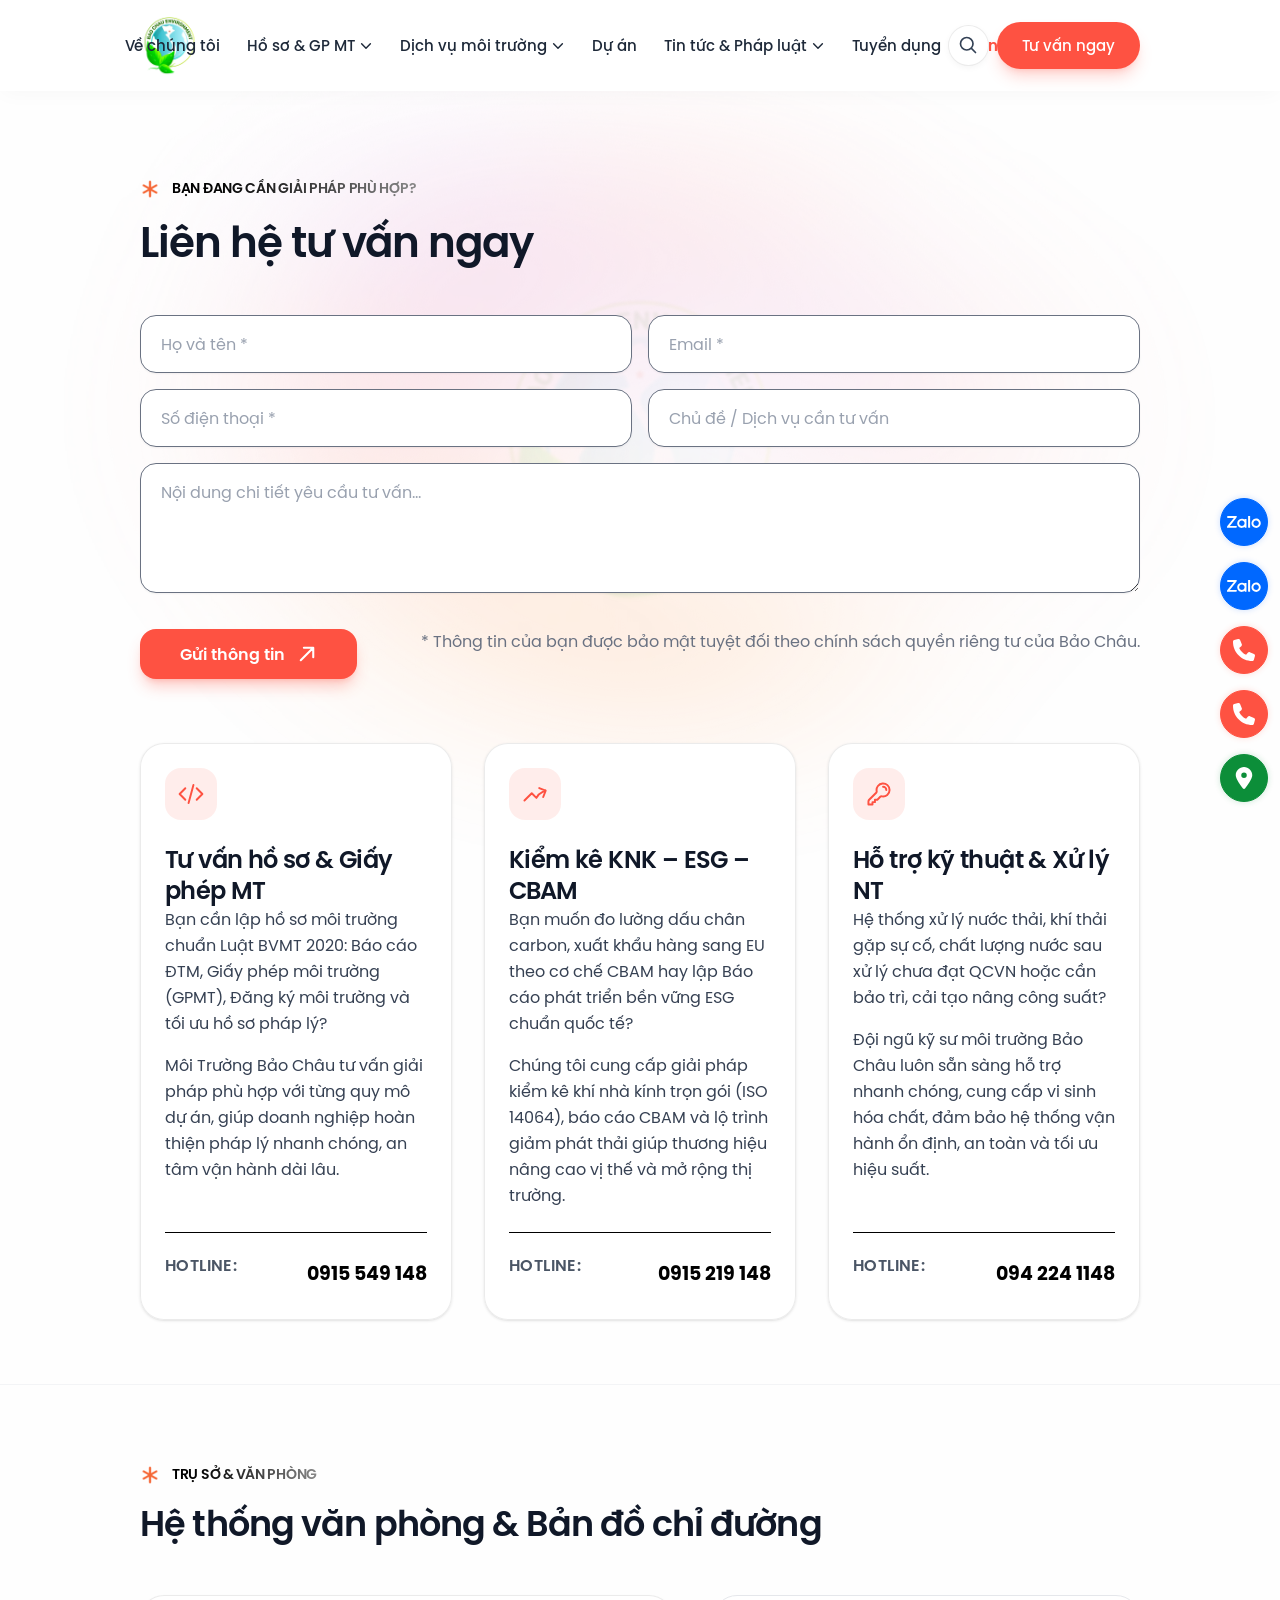
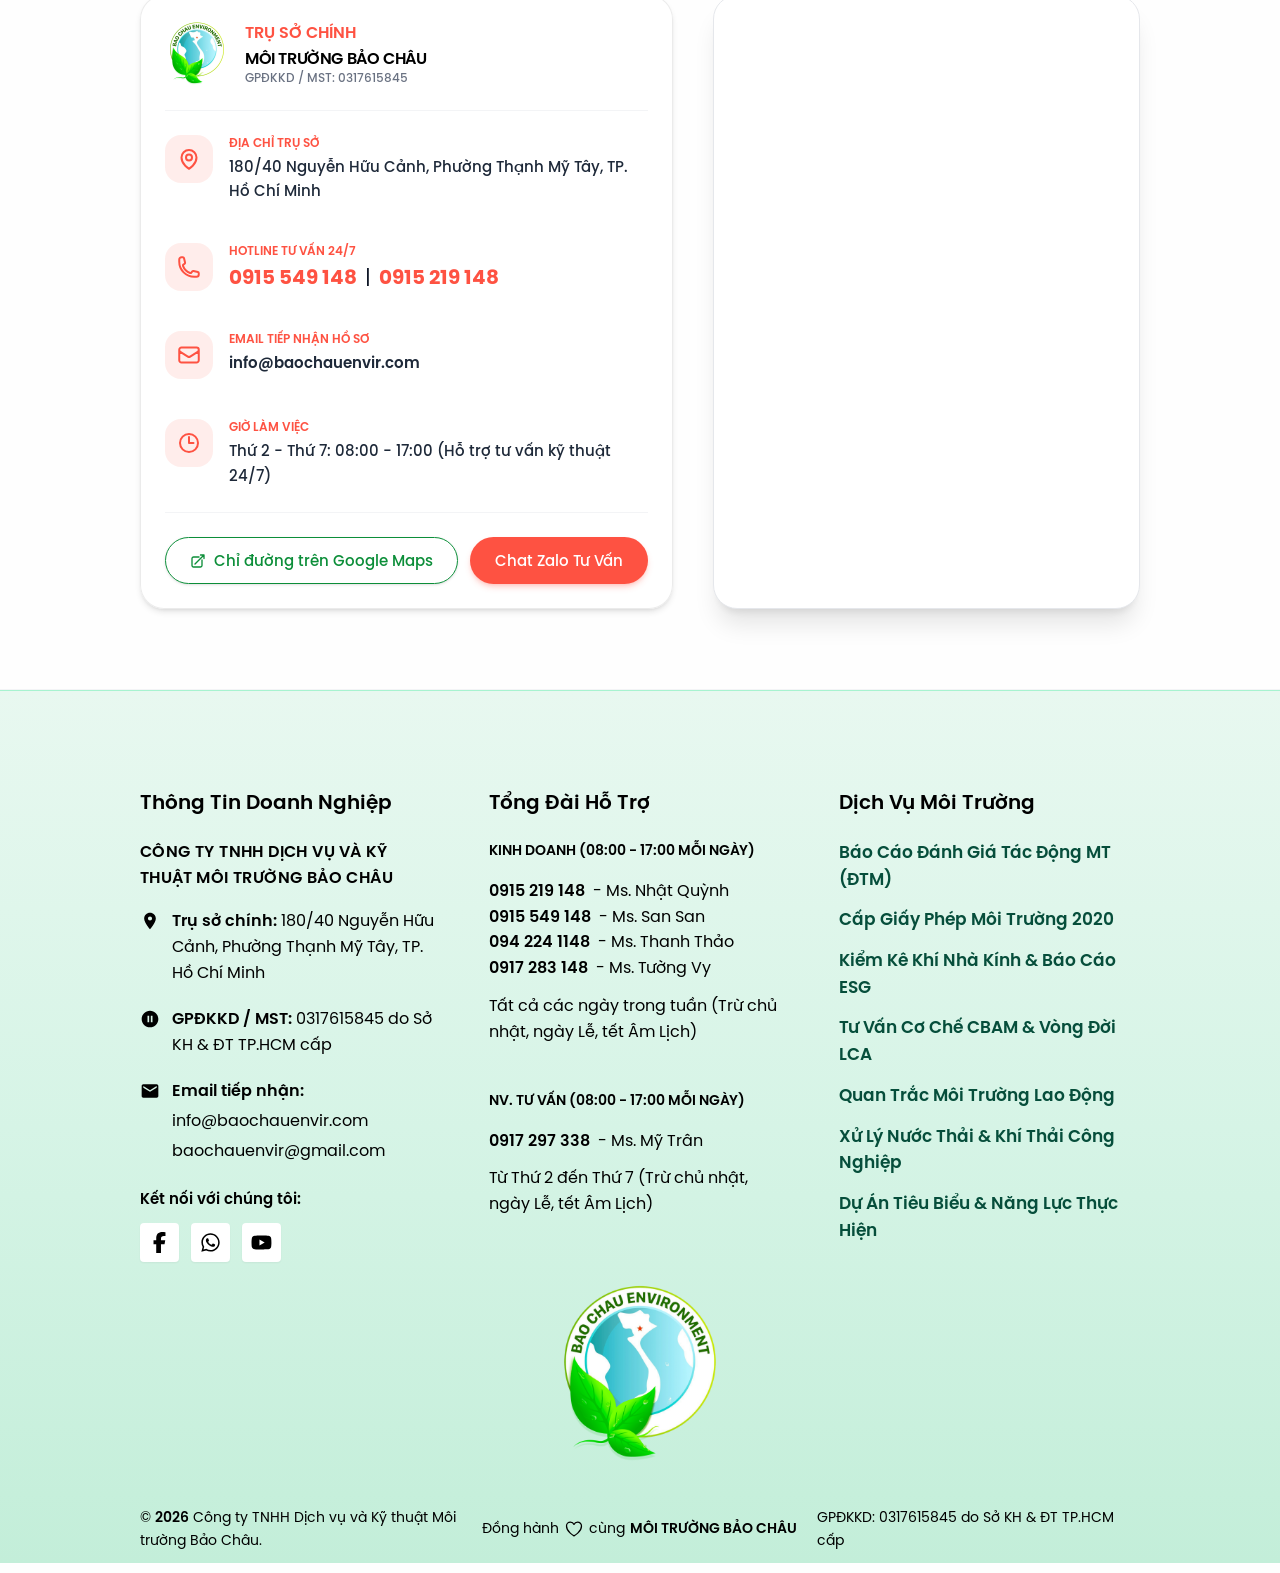
<file: contact.html>
<!doctype html>
<html lang="vi" prefix="og: https://ogp.me/ns#" class="no-js">
  <head>
    <meta charset="utf-8" />
    <meta name="viewport" content="width=device-width, initial-scale=1.0" />
    <meta name="format-detection" content="telephone=no,email=no,address=no" />
    <title>
      Liên Hệ Tư Vấn - Công ty TNHH Dịch vụ và Kỹ thuật Môi trường Bảo Châu
    </title>
    <meta
      name="description"
      content="Liên hệ Môi Trường Bảo Châu để được tư vấn miễn phí về hồ sơ môi trường, ĐTM, giấy phép môi trường, kiểm kê khí nhà kính ESG, CBAM và xử lý nước thải."
    />
    <meta
      name="robots"
      content="follow, index, max-snippet:-1, max-video-preview:-1, max-image-preview:large"
    />
    <link rel="canonical" href="contact.html" />
    <meta
      name="keywords"
      content="liên hệ môi trường bảo châu, tư vấn môi trường, hồ sơ môi trường, giấy phép môi trường, kiểm kê khí nhà kính, quan trắc môi trường"
    />
    <meta property="og:locale" content="vi_VN" />
    <meta property="og:type" content="article" />
    <meta
      property="og:title"
      content="Liên Hệ Tư Vấn - Công ty TNHH Dịch vụ và Kỹ thuật Môi trường Bảo Châu"
    />
    <meta
      property="og:description"
      content="Liên hệ Môi Trường Bảo Châu để được tư vấn miễn phí về hồ sơ môi trường, ĐTM, giấy phép môi trường, kiểm kê khí nhà kính ESG, CBAM và xử lý nước thải."
    />
    <meta
      property="og:url"
      content="https://moitruongbaochau.com/contact.html"
    />
    <meta property="og:site_name" content="Môi Trường Bảo Châu" />
    <meta property="og:updated_time" content="2026-08-20T15:00:00+07:00" />
    <meta
      property="og:image"
      content="images/moi-truong-bao-chau-1024x603.jpg"
    />
    <meta
      property="og:image:secure_url"
      content="images/moi-truong-bao-chau-1024x603.jpg"
    />
    <meta property="og:image:width" content="1009" />
    <meta property="og:image:height" content="676" />
    <meta property="og:image:alt" content="Liên hệ Môi Trường Bảo Châu" />
    <meta property="og:image:type" content="image/jpeg" />
    <meta name="twitter:card" content="summary_large_image" />
    <meta
      name="twitter:title"
      content="Liên Hệ Tư Vấn - Công ty TNHH Dịch vụ và Kỹ thuật Môi trường Bảo Châu"
    />
    <meta
      name="twitter:description"
      content="Liên hệ Môi Trường Bảo Châu để được tư vấn miễn phí về hồ sơ môi trường, ĐTM, giấy phép môi trường, kiểm kê khí nhà kính ESG, CBAM và xử lý nước thải."
    />
    <meta
      name="twitter:image"
      content="images/moi-truong-bao-chau-1024x603.jpg"
    />

    <script type="application/ld+json">
      {
        "@context": "https://schema.org",
        "@graph": [
          {
            "@type": "Organization",
            "@id": "https://moitruongbaochau.com/#organization",
            "name": "Công ty TNHH Dịch vụ và Kỹ thuật Môi trường Bảo Châu",
            "alternateName": "Môi Trường Bảo Châu",
            "url": "https://moitruongbaochau.com",
            "logo": {
              "@type": "ImageObject",
              "@id": "https://moitruongbaochau.com/#logo",
              "url": "images/logo-leave-png-min.png",
              "caption": "Môi Trường Bảo Châu"
            },
            "image": "images/moi-truong-bao-chau.jpg",
            "telephone": "+84915549148",
            "email": "info@baochauenvir.com",
            "address": {
              "@type": "PostalAddress",
              "streetAddress": "180/40 Nguyễn Hữu Cảnh, Phường Thạnh Mỹ Tây",
              "addressLocality": "TP. Hồ Chí Minh",
              "addressCountry": "VN"
            },
            "description": "Công ty TNHH Dịch vụ và Kỹ thuật Môi trường Bảo Châu là đơn vị hàng đầu trong lĩnh vực tư vấn và giải pháp môi trường tại Việt Nam"
          },
          {
            "@type": "ContactPage",
            "@id": "https://moitruongbaochau.com/contact.html#webpage",
            "url": "https://moitruongbaochau.com/contact.html",
            "name": "Liên Hệ - Môi Trường Bảo Châu",
            "isPartOf": {
              "@id": "https://moitruongbaochau.com/#website"
            },
            "inLanguage": "vi"
          }
        ]
      }
    </script>

    <link rel="stylesheet" href="css/style.css" />
    <link rel="icon" href="images/cropped-chuan-192x192.png" />
    <link rel="apple-touch-icon" href="images/cropped-chuan-192x192.png" />
  </head>

  <body
    class="wp-singular page-template page-template-template-page-contact page"
    itemtype="https://schema.org/WebPage"
    itemscope=""
  >
    <!-- OFF-CANVAS MOBILE MENU DRAWER -->
    <div
      class="off-canvas fixed top-0 right-0 h-full w-[310px] sm:w-[360px] max-w-[85vw] bg-white shadow-2xl z-[99999] flex flex-col justify-between transition-transform duration-300 translate-x-full invisible [&.is-open]:visible [&.is-open]:translate-x-0"
      id="offCanvasMenu"
      data-fx-off-canvas=""
      data-content-scroll="true"
    >
      <!-- Header Drawer: Logo & Close Button -->
      <div
        class="flex items-center justify-between px-4 py-3.5 border-b border-gray-100 bg-white gap-2"
      >
        <a
          href="index.html"
          class="flex items-center gap-2.5 min-w-0 flex-1"
          rel="home"
        >
          <img
            src="images/logo-leave-png-min.png"
            width="36"
            height="36"
            class="h-9 w-9 shrink-0 object-contain"
            style="
              width: 36px;
              height: 36px;
              min-width: 36px;
              min-height: 36px;
              max-width: 36px;
              max-height: 36px;
            "
            alt="Môi Trường Bảo Châu"
            loading="eager"
          />
          <div class="flex flex-col min-w-0">
            <span
              class="font-bold text-[13px] text-[#064e3b] uppercase leading-tight tracking-tight truncate"
              >Môi Trường Bảo Châu</span
            >
            <span class="text-[10px] text-black font-medium truncate"
              >Tư vấn &amp; Kỹ thuật MT</span
            >
          </div>
        </a>
        <button
          class="flex items-center justify-center size-8 shrink-0 rounded-full bg-gray-100 hover:bg-gray-200 text-black hover:text-gray-900 transition-colors cursor-pointer"
          style="width: 32px; height: 32px; min-width: 32px; min-height: 32px"
          aria-label="Đóng menu"
          type="button"
          data-close=""
        >
          <svg
            width="18"
            height="18"
            xmlns="http://www.w3.org/2000/svg"
            fill="none"
            viewBox="0 0 24 24"
            stroke-width="2.5"
            stroke="currentColor"
          >
            <path
              stroke-linecap="round"
              stroke-linejoin="round"
              d="M6 18L18 6M6 6l12 12"
            />
          </svg>
        </button>
      </div>

      <!-- Quick Search -->
      <div class="px-4 pt-3.5 pb-2">
        <form
          action="#"
          class="relative flex items-center"
          method="get"
          accept-charset="UTF-8"
        >
          <input
            id="mobile-search-input"
            required=""
            type="search"
            autocomplete="off"
            name="s"
            value=""
            placeholder="Tìm dịch vụ: ĐTM, Giấy phép MT..."
            class="w-full bg-gray-50 border border-gray-200 text-[13.5px] rounded-full pl-4 pr-10 py-2.5 text-gray-800 placeholder-gray-400 focus:outline-none focus:border-primary focus:bg-white transition-all shadow-xs"
          />
          <button
            type="submit"
            class="absolute right-3 text-gray-400 hover:text-primary transition-colors"
            aria-label="Tìm kiếm"
          >
            <svg
              class="size-4.5 w-4.5 h-4.5"
              width="18"
              height="18"
              xmlns="http://www.w3.org/2000/svg"
              fill="none"
              viewBox="0 0 24 24"
              stroke-width="2"
              stroke="currentColor"
            >
              <path
                stroke-linecap="round"
                stroke-linejoin="round"
                d="m21 21-5.197-5.197m0 0A7.5 7.5 0 1 0 5.196 5.196a7.5 7.5 0 0 0 10.607 10.607Z"
              />
            </svg>
          </button>
        </form>
      </div>

      <!-- Main Mobile Navigation Accordion -->
      <div class="menu-outer flex-1 overflow-y-auto px-4 py-2">
        <ul
          id="menu-29035c419b"
          class="menu vertical vertical-menu mobile-menu flex flex-col gap-1 text-[14.5px]"
        >
          <li>
            <a
              href="about.html"
              class="mobile-nav-link flex items-center py-2.5 px-3 rounded-xl font-medium text-gray-800 hover:bg-gray-50 hover:text-primary transition-colors"
              >Về chúng tôi</a
            >
          </li>

          <!-- Accordion 1: Hồ sơ & Giấy phép MT -->
          <li class="has-submenu">
            <button
              type="button"
              class="mobile-submenu-toggle w-full flex items-center justify-between py-2.5 px-3 rounded-xl font-medium text-gray-800 hover:bg-gray-50 hover:text-primary transition-colors cursor-pointer text-left"
            >
              <span>Hồ sơ & Giấy phép MT</span>
              <svg
                class="submenu-chevron size-4 w-4 h-4 text-gray-400 transition-transform duration-200"
                width="16"
                height="16"
                fill="none"
                viewBox="0 0 24 24"
                stroke="currentColor"
                stroke-width="2"
              >
                <path
                  stroke-linecap="round"
                  stroke-linejoin="round"
                  d="M19.5 8.25l-7.5 7.5-7.5-7.5"
                />
              </svg>
            </button>
            <ul
              class="submenu hidden pl-3.5 my-1 flex flex-col gap-0.5 border-l-2 border-primary/40 ml-3"
            >
              <li>
                <a
                  href="index.html#section-4bdc829f17"
                  class="mobile-nav-link block py-2 px-2.5 text-[13.5px] rounded-lg text-gray-600 hover:text-primary hover:bg-primary/5 transition-colors font-medium"
                  >Báo Cáo ĐTM (Luật 2020)</a
                >
              </li>
              <li>
                <a
                  href="service-detail.html"
                  class="mobile-nav-link block py-2 px-2.5 text-[13.5px] rounded-lg text-gray-600 hover:text-primary hover:bg-primary/5 transition-colors font-medium"
                  >Giấy Phép Môi Trường Cơ Sở</a
                >
              </li>
              <li>
                <a
                  href="index.html#section-4bdc829f17"
                  class="mobile-nav-link block py-2 px-2.5 text-[13.5px] rounded-lg text-gray-600 hover:text-primary hover:bg-primary/5 transition-colors font-medium"
                  >Đăng Ký Môi Trường Cấp Xã/Huyện</a
                >
              </li>
              <li>
                <a
                  href="index.html#section-4bdc829f17"
                  class="mobile-nav-link block py-2 px-2.5 text-[13.5px] rounded-lg text-gray-600 hover:text-primary hover:bg-primary/5 transition-colors font-medium"
                  >Báo Cáo BVMT Định Kỳ Hàng Năm</a
                >
              </li>
              <li>
                <a
                  href="index.html#section-4bdc829f17"
                  class="mobile-nav-link block py-2 px-2.5 text-[13.5px] rounded-lg text-gray-600 hover:text-primary hover:bg-primary/5 transition-colors font-medium"
                  >Ứng Phó Sự Cố MT & Hóa Chất</a
                >
              </li>
              <li>
                <a
                  href="index.html#section-4bdc829f17"
                  class="mobile-nav-link block py-2 px-2.5 text-[13.5px] rounded-lg text-gray-600 hover:text-primary hover:bg-primary/5 transition-colors font-medium"
                  >Quan Trắc Môi Trường Lao Động</a
                >
              </li>
              <li>
                <a
                  href="index.html#section-4bdc829f17"
                  class="mobile-nav-link block py-2 px-2.5 text-[13.5px] rounded-lg text-gray-600 hover:text-primary hover:bg-primary/5 transition-colors font-medium"
                  >Lập Bản Đồ Tiếng Ồn (Noise Map)</a
                >
              </li>
            </ul>
          </li>

          <!-- Accordion 2: Dịch vụ môi trường -->
          <li class="has-submenu">
            <button
              type="button"
              class="mobile-submenu-toggle w-full flex items-center justify-between py-2.5 px-3 rounded-xl font-medium text-gray-800 hover:bg-gray-50 hover:text-primary transition-colors cursor-pointer text-left"
            >
              <span>Dịch vụ môi trường</span>
              <svg
                class="submenu-chevron size-4 w-4 h-4 text-gray-400 transition-transform duration-200"
                width="16"
                height="16"
                fill="none"
                viewBox="0 0 24 24"
                stroke="currentColor"
                stroke-width="2"
              >
                <path
                  stroke-linecap="round"
                  stroke-linejoin="round"
                  d="M19.5 8.25l-7.5 7.5-7.5-7.5"
                />
              </svg>
            </button>
            <ul
              class="submenu hidden pl-3.5 my-1 flex flex-col gap-0.5 border-l-2 border-primary/40 ml-3"
            >
              <li>
                <a
                  href="index.html#section-4bdc829f17"
                  class="mobile-nav-link block py-2 px-2.5 text-[13.5px] rounded-lg text-gray-600 hover:text-primary hover:bg-primary/5 transition-colors font-medium"
                  >Kiểm Kê Khí Nhà Kính (ISO 14064)</a
                >
              </li>
              <li>
                <a
                  href="index.html#section-4bdc829f17"
                  class="mobile-nav-link block py-2 px-2.5 text-[13.5px] rounded-lg text-gray-600 hover:text-primary hover:bg-primary/5 transition-colors font-medium"
                  >Tư Vấn Cơ Chế CBAM Châu Âu</a
                >
              </li>
              <li>
                <a
                  href="index.html#section-4bdc829f17"
                  class="mobile-nav-link block py-2 px-2.5 text-[13.5px] rounded-lg text-gray-600 hover:text-primary hover:bg-primary/5 transition-colors font-medium"
                  >Đánh Giá Vòng Đời Sản Phẩm (LCA)</a
                >
              </li>
              <li>
                <a
                  href="index.html#section-4bdc829f17"
                  class="mobile-nav-link block py-2 px-2.5 text-[13.5px] rounded-lg text-gray-600 hover:text-primary hover:bg-primary/5 transition-colors font-medium"
                  >Tư Vấn Báo Cáo Bền Vững ESG</a
                >
              </li>
              <li>
                <a
                  href="index.html#section-4bdc829f17"
                  class="mobile-nav-link block py-2 px-2.5 text-[13.5px] rounded-lg text-gray-600 hover:text-primary hover:bg-primary/5 transition-colors font-medium"
                  >Thiết Kế Trạm Xử Lý Nước Thải</a
                >
              </li>
              <li>
                <a
                  href="index.html#section-4bdc829f17"
                  class="mobile-nav-link block py-2 px-2.5 text-[13.5px] rounded-lg text-gray-600 hover:text-primary hover:bg-primary/5 transition-colors font-medium"
                  >Hệ Thống Xử Lý Khí Thải & Bụi</a
                >
              </li>
              <li>
                <a
                  href="index.html#section-4bdc829f17"
                  class="mobile-nav-link block py-2 px-2.5 text-[13.5px] rounded-lg text-gray-600 hover:text-primary hover:bg-primary/5 transition-colors font-medium"
                  >Thu Gom & Quản Lý Chất Thải</a
                >
              </li>
              <li>
                <a
                  href="index.html#section-4bdc829f17"
                  class="mobile-nav-link block py-2 px-2.5 text-[13.5px] rounded-lg text-gray-600 hover:text-primary hover:bg-primary/5 transition-colors font-medium"
                  >Cung Cấp Hóa Chất & Vi Sinh MT</a
                >
              </li>
            </ul>
          </li>

          <li>
            <a
              href="project.html"
              class="mobile-nav-link flex items-center py-2.5 px-3 rounded-xl font-medium text-gray-800 hover:bg-gray-50 hover:text-primary transition-colors"
              >Dự án</a
            >
          </li>

          <!-- Accordion 3: Tin tức & Pháp luật -->
          <li class="has-submenu">
            <button
              type="button"
              class="mobile-submenu-toggle w-full flex items-center justify-between py-2.5 px-3 rounded-xl font-medium text-gray-800 hover:bg-gray-50 hover:text-primary transition-colors cursor-pointer text-left"
            >
              <span>Tin tức & Pháp luật</span>
              <svg
                class="submenu-chevron size-4 w-4 h-4 text-gray-400 transition-transform duration-200"
                width="16"
                height="16"
                fill="none"
                viewBox="0 0 24 24"
                stroke="currentColor"
                stroke-width="2"
              >
                <path
                  stroke-linecap="round"
                  stroke-linejoin="round"
                  d="M19.5 8.25l-7.5 7.5-7.5-7.5"
                />
              </svg>
            </button>
            <ul
              class="submenu hidden pl-3.5 my-1 flex flex-col gap-0.5 border-l-2 border-primary/40 ml-3"
            >
              <li>
                <a
                  href="index.html#section-b2b918f0c9"
                  class="mobile-nav-link block py-2 px-2.5 text-[13.5px] rounded-lg text-gray-600 hover:text-primary hover:bg-primary/5 transition-colors font-medium"
                  >Luật Bảo Vệ Môi Trường 2020</a
                >
              </li>
              <li>
                <a
                  href="index.html#section-b2b918f0c9"
                  class="mobile-nav-link block py-2 px-2.5 text-[13.5px] rounded-lg text-gray-600 hover:text-primary hover:bg-primary/5 transition-colors font-medium"
                  >Nghị định 08/2022/NĐ-CP Hướng Dẫn</a
                >
              </li>
              <li>
                <a
                  href="index.html#section-b2b918f0c9"
                  class="mobile-nav-link block py-2 px-2.5 text-[13.5px] rounded-lg text-gray-600 hover:text-primary hover:bg-primary/5 transition-colors font-medium"
                  >Cẩm Nang Kiểm Kê Khí Nhà Kính</a
                >
              </li>
              <li>
                <a
                  href="index.html#section-b2b918f0c9"
                  class="mobile-nav-link block py-2 px-2.5 text-[13.5px] rounded-lg text-gray-600 hover:text-primary hover:bg-primary/5 transition-colors font-medium"
                  >Khai Báo CBAM Xuất Khẩu EU</a
                >
              </li>
              <li>
                <a
                  href="index.html#section-b2b918f0c9"
                  class="mobile-nav-link block py-2 px-2.5 text-[13.5px] rounded-lg text-gray-600 hover:text-primary hover:bg-primary/5 transition-colors font-medium"
                  >Công Nghệ Xử Lý Nước Thải</a
                >
              </li>
            </ul>
          </li>

          <li>
            <a
              href="recruitment.html"
              class="mobile-nav-link flex items-center py-2.5 px-3 rounded-xl font-medium text-gray-800 hover:bg-gray-50 hover:text-primary transition-colors"
              >Tuyển dụng</a
            >
          </li>

          <li>
            <a
              href="contact.html"
              class="mobile-nav-link flex items-center py-2.5 px-3 rounded-xl font-bold text-primary bg-primary/10 transition-colors"
              >Liên hệ</a
            >
          </li>
        </ul>
      </div>

      <!-- Quick Action Footer: Hotline & Zalo Button -->
      <div
        class="p-4 border-t border-gray-100 bg-gray-50/80 flex flex-col gap-2"
      >
        <a
          href="tel:0915549148"
          class="flex items-center justify-center gap-2 w-full py-2.5 px-4 rounded-xl bg-primary hover:bg-[#e03e2f] text-white font-bold text-[14px] shadow-sm shadow-primary/25 transition-all text-center"
        >
          <svg
            class="size-4"
            fill="none"
            viewBox="0 0 24 24"
            stroke="currentColor"
            stroke-width="2"
          >
            <path
              stroke-linecap="round"
              stroke-linejoin="round"
              d="M2.25 6.75c0 8.284 6.716 15 15 15h2.25a2.25 2.25 0 002.25-2.25v-1.372c0-.516-.351-.966-.852-1.091l-4.423-1.106c-.44-.11-.902.055-1.173.417l-.97 1.293c-.282.376-.769.542-1.21.38a12.035 12.035 0 01-7.143-7.143c-.162-.441.004-.928.38-1.21l1.293-.97c.363-.271.527-.734.417-1.173L6.963 3.102a1.125 1.125 0 00-1.091-.852H4.5A2.25 2.25 0 002.25 4.5v2.25z"
            />
          </svg>
          Hotline: 0915 549 148
        </a>
        <p class="text-[11px] text-black text-center">
          Hỗ trợ tư vấn 24/7 (Thứ 2 - Thứ 7)
        </p>
      </div>
    </div>
    <div class="relative">
      <header
        data-fx-sticky=""
        id="header"
        class="site-header"
        itemtype="https://schema.org/WPHeader"
        itemscope=""
      >
        <div
          id="masthead"
          class="masthead py-4 sm:py-5 glass-effect transition-all duration-300"
        >
          <div
            class="container px-3 sm:px-4 mx-auto flex items-center justify-between gap-2 sm:gap-4"
          >
            <div class="masthead-logo flex-shrink-0">
              <div class="site-logo">
                <a
                  class="logo flex items-center"
                  title="MÔI TRƯỜNG BẢO CHÂU"
                  href="index.html"
                  rel="home"
                  ><span class="custom-logo-link"
                    ><img
                      src="images/logo-leave-png-min.png"
                      class="custom-logo h-14 sm:h-16 lg:h-18 w-auto object-contain transition-transform duration-300 hover:scale-105"
                      alt="Môi Trường Bảo Châu"
                      loading="eager"
                      fetchpriority="high"
                      decoding="async" /></span
                ></a>
                <p class="sr-only">MÔI TRƯỜNG BẢO CHÂU</p>
              </div>
            </div>
            <div
              class="nav-container pl-2 pr-2 xl:pl-6 xl:pr-4 hidden lg:flex items-center justify-center flex-1"
            >
              <nav class="nav" id="main-nav">
                <ul
                  id="menu-8c6d27c2ee"
                  class="dropdown menu horizontal-menu main-nav u-flex-x items-center gap-1 xl:gap-2 min-h-11 xl:min-h-12 bg-black/6 backdrop-blur-md pt-1 px-3.5 xl:px-6 pb-1 rounded-full"
                  data-fx-dropdown-menu=""
                  data-hover="true"
                  data-autohide="true"
                >
                  <li>
                    <a
                      href="about.html"
                      class="flex items-center h-full font-medium text-[14.5px] xl:text-[15px] text-gray-800 dark:text-gray-200 hover:text-primary dark:hover:text-primary transition-colors py-2 px-3 rounded-full hover:bg-black/5"
                      >Về chúng tôi</a
                    >
                  </li>
                  <li class="col-2 menu-mega">
                    <a
                      href="index.html#section-4bdc829f17"
                      class="flex items-center h-full font-medium text-[14.5px] xl:text-[15px] text-gray-800 dark:text-gray-200 hover:text-primary dark:hover:text-primary transition-colors py-2 px-3 rounded-full hover:bg-black/5 gap-1"
                      >Hồ sơ & GP MT
                      <svg
                        class="size-3.5 w-3.5 h-3.5 opacity-60"
                        width="14"
                        height="14"
                        fill="none"
                        viewBox="0 0 24 24"
                        stroke="currentColor"
                        stroke-width="2.5"
                      >
                        <path
                          stroke-linecap="round"
                          stroke-linejoin="round"
                          d="M19.5 8.25l-7.5 7.5-7.5-7.5"
                        />
                      </svg>
                    </a>
                    <ul class="submenu vertical menu">
                      <li>
                        <a
                          href="index.html#section-4bdc829f17"
                          class="text-[14.5px] font-bold! text-primary uppercase pb-1 border-b border-white/10"
                          >Hồ sơ pháp lý môi trường</a
                        >
                        <ul class="submenu vertical menu">
                          <li>
                            <a
                              href="index.html#section-4bdc829f17"
                              title="Báo Cáo ĐTM"
                              >Báo Cáo ĐTM (Luật BVMT 2020)</a
                            >
                          </li>
                          <li>
                            <a
                              href="service-detail.html"
                              title="Giấy Phép Môi Trường"
                              >Giấy Phép Môi Trường Cơ Sở</a
                            >
                          </li>
                          <li>
                            <a
                              href="index.html#section-4bdc829f17"
                              title="Đăng Ký Môi Trường"
                              >Đăng Ký Môi Trường Cấp Huyện/Xã</a
                            >
                          </li>
                          <li>
                            <a
                              href="index.html#section-4bdc829f17"
                              title="Báo Cáo Công Tác BVMT Định Kỳ"
                              >Báo Cáo Công Tác BVMT Định Kỳ</a
                            >
                          </li>
                          <li>
                            <a
                              href="index.html#section-4bdc829f17"
                              title="Ứng Phó Sự Cố Môi Trường"
                              >Kế Hoạch Phòng Ngừa Sự Cố MT</a
                            >
                          </li>
                        </ul>
                      </li>
                      <li>
                        <a
                          href="index.html#section-4bdc829f17"
                          class="text-[14.5px] font-bold! text-primary uppercase pb-1 border-b border-white/10"
                          >Tư vấn & Giám sát</a
                        >
                        <ul class="submenu vertical menu">
                          <li>
                            <a
                              href="index.html#section-4bdc829f17"
                              title="Quan Trắc Môi Trường Lao Động"
                              >Quan Trắc Môi Trường Lao Động</a
                            >
                          </li>
                          <li>
                            <a
                              href="index.html#section-4bdc829f17"
                              title="Lập Bản Đồ Tiếng Ồn"
                              >Lập Bản Đồ Tiếng Ồn (Noise Map)</a
                            >
                          </li>
                          <li>
                            <a
                              href="index.html#section-4bdc829f17"
                              title="Phương Án Phục Hồi MT"
                              >Phương Án Cải Tạo Phục Hồi MT</a
                            >
                          </li>
                          <li>
                            <a
                              href="index.html#section-4bdc829f17"
                              title="Khai Thác Nước Ngầm"
                              >Giấy Phép Khai Thác Nước Ngầm</a
                            >
                          </li>
                          <li>
                            <a
                              href="index.html#section-4bdc829f17"
                              title="Nghiệm Thu Công Trình MT"
                              >Nghiệm Thu Công Trình BVMT</a
                            >
                          </li>
                        </ul>
                      </li>
                    </ul>
                  </li>
                  <li class="col-2 menu-mega">
                    <a
                      href="index.html#section-4bdc829f17"
                      class="flex items-center h-full font-medium text-[14.5px] xl:text-[15px] text-gray-800 dark:text-gray-200 hover:text-primary dark:hover:text-primary transition-colors py-2 px-3 rounded-full hover:bg-black/5 gap-1"
                      >Dịch vụ môi trường
                      <svg
                        class="size-3.5 w-3.5 h-3.5 opacity-60"
                        width="14"
                        height="14"
                        fill="none"
                        viewBox="0 0 24 24"
                        stroke="currentColor"
                        stroke-width="2.5"
                      >
                        <path
                          stroke-linecap="round"
                          stroke-linejoin="round"
                          d="M19.5 8.25l-7.5 7.5-7.5-7.5"
                        />
                      </svg>
                    </a>
                    <ul class="submenu vertical menu">
                      <li>
                        <a
                          href="index.html#section-4bdc829f17"
                          class="text-[14.5px] font-bold! text-primary uppercase pb-1 border-b border-white/10"
                          >Khí hậu & Chuyển đổi xanh</a
                        >
                        <ul class="submenu vertical menu">
                          <li>
                            <a
                              href="index.html#section-4bdc829f17"
                              title="Kiểm Kê Khí Nhà Kính"
                              >Kiểm Kê Khí Nhà Kính (ISO 14064)</a
                            >
                          </li>
                          <li>
                            <a
                              href="index.html#section-4bdc829f17"
                              title="Tư Vấn Cơ Chế CBAM EU"
                              >Tư Vấn Cơ Chế CBAM Xuất Khẩu EU</a
                            >
                          </li>
                          <li>
                            <a
                              href="index.html#section-4bdc829f17"
                              title="Đánh Giá Vòng Đời LCA"
                              >Đánh Giá Vòng Đời Sản Phẩm (LCA)</a
                            >
                          </li>
                          <li>
                            <a
                              href="index.html#section-4bdc829f17"
                              title="Chiến Lược ESG"
                              >Tư Vấn & Báo Cáo Phát Triển ESG</a
                            >
                          </li>
                          <li>
                            <a
                              href="index.html#section-4bdc829f17"
                              title="Tín Chỉ Carbon"
                              >Tư Vấn Dự Án Tín Chỉ Carbon</a
                            >
                          </li>
                        </ul>
                      </li>
                      <li>
                        <a
                          href="index.html#section-4bdc829f17"
                          class="text-[14.5px] font-bold! text-primary uppercase pb-1 border-b border-white/10"
                          >Công nghệ & Xử lý MT</a
                        >
                        <ul class="submenu vertical menu">
                          <li>
                            <a
                              href="index.html#section-4bdc829f17"
                              title="Xử Lý Nước Thải"
                              >Hệ Thống Xử Lý Nước Thải</a
                            >
                          </li>
                          <li>
                            <a
                              href="index.html#section-4bdc829f17"
                              title="Xử Lý Khí Thải & Bụi"
                              >Hệ Thống Xử Lý Khí Thải & Bụi</a
                            >
                          </li>
                          <li>
                            <a
                              href="index.html#section-4bdc829f17"
                              title="Quản Lý Chất Thải"
                              >Thu Gom & Xử Lý Chất Thải Nguy Hại</a
                            >
                          </li>
                          <li>
                            <a
                              href="index.html#section-4bdc829f17"
                              title="Men Vi Sinh & Hóa Chất MT"
                              >Cung Cấp Men Vi Sinh & Hóa Chất</a
                            >
                          </li>
                          <li>
                            <a
                              href="index.html#section-4bdc829f17"
                              title="Bảo Trì Vận Hành"
                              >Bảo Trì & Vận Hành Trạm XLNT</a
                            >
                          </li>
                        </ul>
                      </li>
                    </ul>
                  </li>
                  <li>
                    <a
                      href="project.html"
                      class="flex items-center h-full font-medium text-[14.5px] xl:text-[15px] text-gray-800 dark:text-gray-200 hover:text-primary dark:hover:text-primary transition-colors py-2 px-3 rounded-full hover:bg-black/5"
                      >Dự án</a
                    >
                  </li>

                  <!-- MORE MENU ITEM FOR COMPACT SCREENS (1024px - 1279px) -->
                  <li class="nav-item-more relative">
                    <a
                      href="javascript:;"
                      class="flex items-center justify-center h-full font-bold text-base text-primary transition-colors py-2 px-3 rounded-full hover:bg-black/5 leading-none cursor-pointer"
                      title="Xem thêm"
                      aria-label="Xem thêm menu"
                    >
                      ...
                    </a>
                    <ul
                      class="submenu vertical menu bg-white/95 backdrop-blur-md rounded-2xl shadow-xl border border-black/8 py-2 px-1.5 min-w-[210px] text-[14px]"
                    >
                      <li>
                        <a
                          href="index.html#section-b2b918f0c9"
                          class="flex items-center justify-between py-2 px-3 rounded-xl font-medium text-gray-800 hover:text-primary hover:bg-primary/5 transition-colors"
                        >
                          <span>Tin tức &amp; Pháp luật</span>
                        </a>
                      </li>
                      <li>
                        <a
                          href="recruitment.html"
                          class="flex items-center py-2 px-3 rounded-xl font-medium text-gray-800 hover:text-primary hover:bg-primary/5 transition-colors"
                        >
                          Tuyển dụng
                        </a>
                      </li>
                      <li>
                        <a
                          href="contact.html"
                          class="flex items-center py-2 px-3 rounded-xl font-semibold text-primary hover:bg-primary/5 transition-colors"
                        >
                          Liên hệ
                        </a>
                      </li>
                    </ul>
                  </li>

                  <li class="col-3 menu-mega nav-item-extended">
                    <a
                      href="news.html"
                      class="flex items-center h-full font-medium text-[14.5px] xl:text-[15px] text-gray-800 dark:text-gray-200 hover:text-primary dark:hover:text-primary transition-colors py-2 px-3 rounded-full hover:bg-black/5 gap-1"
                      >Tin tức & Pháp luật
                      <svg
                        class="size-3.5 w-3.5 h-3.5 opacity-60"
                        width="14"
                        height="14"
                        fill="none"
                        viewBox="0 0 24 24"
                        stroke="currentColor"
                        stroke-width="2.5"
                      >
                        <path
                          stroke-linecap="round"
                          stroke-linejoin="round"
                          d="M19.5 8.25l-7.5 7.5-7.5-7.5"
                        />
                      </svg>
                    </a>
                    <ul class="submenu vertical menu">
                      <li>
                        <a
                          href="index.html#section-b2b918f0c9"
                          class="text-[14px] font-bold! text-primary uppercase pb-1 border-b border-white/10"
                          >Pháp luật Môi trường</a
                        >
                        <ul class="submenu vertical menu">
                          <li>
                            <a href="index.html#section-b2b918f0c9"
                              >Luật Bảo Vệ Môi Trường 2020</a
                            >
                          </li>
                          <li>
                            <a href="index.html#section-b2b918f0c9"
                              >Nghị định 08/2022/NĐ-CP Chi Tiết</a
                            >
                          </li>
                          <li>
                            <a href="index.html#section-b2b918f0c9"
                              >Thông tư 02/2022/TT-BTNMT</a
                            >
                          </li>
                          <li>
                            <a href="index.html#section-b2b918f0c9"
                              >Xử Phạt Vi Phạm Hành Chính MT</a
                            >
                          </li>
                        </ul>
                      </li>
                      <li>
                        <a
                          href="index.html#section-b2b918f0c9"
                          class="text-[14px] font-bold! text-primary uppercase pb-1 border-b border-white/10"
                          >ESG & Net Zero</a
                        >
                        <ul class="submenu vertical menu">
                          <li>
                            <a href="index.html#section-b2b918f0c9"
                              >Cẩm Nang Kiểm Kê Khí Nhà Kính</a
                            >
                          </li>
                          <li>
                            <a href="index.html#section-b2b918f0c9"
                              >Hướng Dẫn Khai Báo CBAM EU</a
                            >
                          </li>
                          <li>
                            <a href="index.html#section-b2b918f0c9"
                              >Lộ Trình Net Zero 2050 Việt Nam</a
                            >
                          </li>
                          <li>
                            <a href="index.html#section-b2b918f0c9"
                              >Thị Trường Tín Chỉ Carbon</a
                            >
                          </li>
                        </ul>
                      </li>
                      <li>
                        <a
                          href="index.html#section-b2b918f0c9"
                          class="text-[14px] font-bold! text-primary uppercase pb-1 border-b border-white/10"
                          >Kỹ thuật & Công nghệ</a
                        >
                        <ul class="submenu vertical menu">
                          <li>
                            <a href="index.html#section-b2b918f0c9"
                              >Công Nghệ MBR / MBBR Nước Thải</a
                            >
                          </li>
                          <li>
                            <a href="index.html#section-b2b918f0c9"
                              >Xử Lý Khí Thải Tháp Hấp Thụ</a
                            >
                          </li>
                          <li>
                            <a href="index.html#section-b2b918f0c9"
                              >Khắc Phục Sự Cố Vi Sinh Bùn Nổi</a
                            >
                          </li>
                          <li>
                            <a href="index.html#section-b2b918f0c9"
                              >Quy Trình Đo Kiểm Môi Trường LĐ</a
                            >
                          </li>
                        </ul>
                      </li>
                    </ul>
                  </li>
                  <li class="nav-item-extended">
                    <a
                      href="recruitment.html"
                      class="flex items-center h-full font-medium text-[14.5px] xl:text-[15px] text-gray-800 dark:text-gray-200 hover:text-primary dark:hover:text-primary transition-colors py-2 px-3 rounded-full hover:bg-black/5"
                      >Tuyển dụng</a
                    >
                  </li>
                  <li class="nav-item-extended">
                    <a
                      href="contact.html"
                      class="flex items-center h-full font-semibold text-[14.5px] xl:text-[15px] text-primary transition-colors py-2 px-3 rounded-full bg-black/5"
                      >Liên hệ</a
                    >
                  </li>
                </ul>
              </nav>
            </div>
            <div
              class="header-actions flex items-center gap-2 sm:gap-3 flex-shrink-0"
            >
              <div
                class="all_search_dark_mode flex flex-[0_0_auto] items-center"
              >
                <div class="dropdown-search relative">
                  <a
                    class="dropdown-trigger flex items-center justify-center size-10 sm:size-10.5 rounded-full bg-white/90 dark:bg-gray-800/90 border border-gray-200/90 dark:border-gray-700 shadow-xs hover:shadow-md hover:border-primary/50 text-gray-700 hover:text-primary hover:bg-primary/5 dark:text-gray-200 dark:hover:text-primary transition-all duration-200 active:scale-95"
                    title="Tìm kiếm dịch vụ"
                    href="javascript:;"
                    data-fx-dropdown-toggle="#dropdown-search-aced3469f6"
                  >
                    <svg
                      class="size-4.5 sm:size-5 svg-search"
                      width="20"
                      height="20"
                      xmlns="http://www.w3.org/2000/svg"
                      fill="none"
                      viewBox="0 0 24 24"
                      stroke-width="2"
                      stroke="currentColor"
                    >
                      <path
                        stroke-linecap="round"
                        stroke-linejoin="round"
                        d="m21 21-5.197-5.197m0 0A7.5 7.5 0 1 0 5.196 5.196a7.5 7.5 0 0 0 10.607 10.607Z"
                      ></path>
                    </svg>
                    <svg
                      class="size-4.5 sm:size-5 svg-close hidden"
                      width="20"
                      height="20"
                      xmlns="http://www.w3.org/2000/svg"
                      fill="none"
                      viewBox="0 0 24 24"
                      stroke-width="2"
                      stroke="currentColor"
                    >
                      <path
                        stroke-linecap="round"
                        stroke-linejoin="round"
                        d="M6 18L18 6M6 6l12 12"
                      ></path>
                    </svg>
                  </a>
                  <div
                    role="search"
                    class="dropdown-pane alignment-right"
                    id="dropdown-search-aced3469f6"
                    data-fx-dropdown=""
                    data-auto-focus="true"
                  >
                    <form
                      action="#"
                      class="frm-search"
                      method="get"
                      accept-charset="UTF-8"
                    >
                      <div class="frm-container">
                        <label for="search-aced3469f6" class="sr-only"
                          >Tìm kiếm dịch vụ môi trường</label
                        >
                        <input
                          class="rounded-full"
                          id="search-aced3469f6"
                          required=""
                          pattern="^(.*\S+.*)$"
                          type="search"
                          name="s"
                          value=""
                          placeholder="Tìm dịch vụ: ĐTM, Khí nhà kính, Nước thải..."
                        />
                        <button class="btn-s" type="submit" aria-label="Search">
                          <svg
                            class="size-5 w-5 h-5"
                            width="20"
                            height="20"
                            xmlns="http://www.w3.org/2000/svg"
                            fill="none"
                            viewBox="0 0 24 24"
                            stroke-width="2"
                            stroke="currentColor"
                          >
                            <path
                              stroke-linecap="round"
                              stroke-linejoin="round"
                              d="m21 21-5.197-5.197m0 0A7.5 7.5 0 1 0 5.196 5.196a7.5 7.5 0 0 0 10.607 10.607Z"
                            ></path>
                          </svg>
                          <span>Tìm kiếm</span>
                        </button>
                      </div>
                      <div class="frm-hint">
                        <p class="hint-title font-medium mt-6 mb-4">
                          Dịch vụ môi trường nổi bật
                        </p>
                        <ul class="hint-list flex flex-col gap-4 ml-3">
                          <li>
                            <a
                              class="flex items-center gap-3 text-[14px] group"
                              href="index.html#section-4bdc829f17"
                              title="Kiểm Kê Khí Nhà Kính (ESG - CBAM)"
                            >
                              <svg
                                class="w-4 h-4 text-primary"
                                aria-hidden="true"
                              >
                                <use href="#icon-check-circle-solid"></use>
                              </svg>
                              Kiểm Kê Khí Nhà Kính (ESG - CBAM)
                            </a>
                          </li>
                          <li>
                            <a
                              class="flex items-center gap-3 text-[14px] group"
                              href="index.html#section-4bdc829f17"
                              title="Lập Báo Cáo Đánh Giá Tác Động Môi Trường (ĐTM)"
                            >
                              <svg
                                class="w-4 h-4 text-primary"
                                aria-hidden="true"
                              >
                                <use href="#icon-check-circle-solid"></use>
                              </svg>
                              Lập Báo Cáo Đánh Giá Tác Động Môi Trường (ĐTM)
                            </a>
                          </li>
                          <li>
                            <a
                              class="flex items-center gap-3 text-[14px] group"
                              href="index.html#section-4bdc829f17"
                              title="Cấp Giấy Phép Môi Trường Theo Luật 2020"
                            >
                              <svg
                                class="w-4 h-4 text-primary"
                                aria-hidden="true"
                              >
                                <use href="#icon-check-circle-solid"></use>
                              </svg>
                              Cấp Giấy Phép Môi Trường Theo Luật 2020
                            </a>
                          </li>
                          <li>
                            <a
                              class="flex items-center gap-3 text-[14px] group"
                              href="index.html#section-4bdc829f17"
                              title="Quan Trắc Môi Trường Lao Động Định Kỳ"
                            >
                              <svg
                                class="w-4 h-4 text-primary"
                                aria-hidden="true"
                              >
                                <use href="#icon-check-circle-solid"></use>
                              </svg>
                              Quan Trắc Môi Trường Lao Động Định Kỳ
                            </a>
                          </li>
                          <li>
                            <a
                              class="flex items-center gap-3 text-[14px] group"
                              href="index.html#section-4bdc829f17"
                              title="Thiết Kế & Thi Công Hệ Thống Xử Lý Nước Thải"
                            >
                              <svg
                                class="w-4 h-4 text-primary"
                                aria-hidden="true"
                              >
                                <use href="#icon-check-circle-solid"></use>
                              </svg>
                              Thiết Kế & Thi Công Hệ Thống Xử Lý Nước Thải
                            </a>
                          </li>
                        </ul>
                      </div>
                    </form>
                  </div>
                </div>
              </div>
              <a
                class="hidden sm:inline-flex btn btn-primary-1 items-center justify-center font-semibold text-[13.5px] sm:text-[14.5px] py-2 sm:py-2.5 px-4 sm:px-5 rounded-full shadow-lg shadow-primary/25 hover:shadow-primary/80 transition-all text-white whitespace-nowrap"
                href="https://zalo.me/0915549148"
                title="Tư vấn ngay"
                target="_blank"
                rel="noopener noreferrer nofollow"
                >Tư vấn ngay</a
              >
              <div
                class="off-canvas-content lg:hidden flex items-center"
                data-fx-off-canvas-content=""
              >
                <button
                  class="menu-lines flex items-center justify-center size-10 sm:size-10.5 rounded-full bg-white border border-gray-200/90 shadow-xs hover:shadow-md hover:border-primary/50 text-gray-700 hover:text-primary hover:bg-primary/5 transition-all duration-200 active:scale-95 cursor-pointer"
                  type="button"
                  data-open="offCanvasMenu"
                  aria-label="Mở menu"
                  id="btn-open-mobile-menu"
                >
                  <svg
                    class="size-5 w-5 h-5 transition-transform duration-200"
                    width="20"
                    height="20"
                    viewBox="0 0 24 24"
                    fill="none"
                    stroke="currentColor"
                    stroke-width="2.2"
                    stroke-linecap="round"
                    stroke-linejoin="round"
                  >
                    <line x1="3.5" y1="6" x2="20.5" y2="6"></line>
                    <line x1="3.5" y1="12" x2="15.5" y2="12"></line>
                    <line x1="3.5" y1="18" x2="20.5" y2="18"></line>
                  </svg>
                </button>
              </div>
            </div>
          </div>
        </div>
      </header>

      <!-- MAIN CONTENT -->
      <main class="main site-content" id="site-content">
        <div class="webhd-shap-bg">
          <img
            src="images/bg-02.webp"
            alt="MÔI TRƯỜNG BẢO CHÂU"
            width="1698"
            height="1080"
          />
        </div>
        <div class="webhd-shap">
          <img
            src="images/logo-leave-png-min.png"
            alt="MÔI TRƯỜNG BẢO CHÂU"
            width="536"
            height="522"
            class="opacity-15"
          />
        </div>

        <!-- BREADCRUMBS -->
        <div class="container px-3 mx-auto pt-6">
          <ul
            id="breadcrumbs"
            class="breadcrumbs flex flex-row flex-wrap items-center space-x-2 text-sm text-black"
            aria-label="Breadcrumbs"
          >
            <li>
              <a
                class="home hover:text-primary transition-colors"
                href="index.html"
                >Trang chủ</a
              >
            </li>
            <li><span class="text-gray-400">/</span></li>
            <li class="current text-primary font-semibold">Liên hệ tư vấn</li>
          </ul>
        </div>

        <!-- SECTION: LIÊN HỆ TƯ VẤN (Theo đúng layout chuẩn thiết kế) -->
        <section
          class="section-contact-main py-8 lg:py-16 relative overflow-hidden"
        >
          <div class="container px-3 sm:px-4 mx-auto relative z-10">
            <!-- Header Section: Subtitle badge & Main Heading -->
            <div class="mb-8 lg:mb-12">
              <div class="inline-flex items-center gap-2 lg:gap-3 mb-3 lg:mb-4">
                <span class="icon-list-icon">
                  <img
                    src="images/asterisk.png"
                    class="size-5"
                    width="24"
                    height="24"
                    alt="BẠN ĐANG CẦN GIẢI PHÁP PHÙ HỢP?"
                  />
                </span>
                <span
                  class="icon-list-text bg-linear-to-r from-(--text-color) to-gra-light bg-clip-text text-transparent font-bold uppercase text-xs sm:text-sm tracking-wider"
                >
                  BẠN ĐANG CẦN GIẢI PHÁP PHÙ HỢP?
                </span>
              </div>
              <h1
                class="text-3xl sm:text-4xl lg:text-5xl font-bold text-gray-900 tracking-tight leading-tight"
              >
                Liên hệ tư vấn ngay
              </h1>
            </div>

            <!-- FORM GỬI THÔNG TIN LIÊN HỆ TƯ VẤN (Theo đúng mẫu thiết kế) -->
            <div class="max-w-5xl mx-auto mb-12 lg:mb-16">
              <form
                id="contact-consult-form"
                class="space-y-4 sm:space-y-5"
                onsubmit="handleContactSubmit(event)"
              >
                <!-- Row 1: Họ và tên & Email -->
                <div class="grid grid-cols-1 md:grid-cols-2 gap-4 sm:gap-5">
                  <div>
                    <label for="contact-fullname" class="sr-only"
                      >Họ và tên</label
                    >
                    <input
                      type="text"
                      id="contact-fullname"
                      name="fullname"
                      required=""
                      placeholder="Họ và tên *"
                      class="w-full bg-white border border-gray-300/80 hover:border-gray-400 focus:border-primary focus:ring-2 focus:ring-primary/15 rounded-2xl px-5 py-4 text-[16px] text-gray-800 placeholder-gray-400 transition-all shadow-xs outline-none"
                    />
                  </div>
                  <div>
                    <label for="contact-email-field" class="sr-only"
                      >Email</label
                    >
                    <input
                      type="email"
                      id="contact-email-field"
                      name="email"
                      required=""
                      placeholder="Email *"
                      class="w-full bg-white border border-gray-300/80 hover:border-gray-400 focus:border-primary focus:ring-2 focus:ring-primary/15 rounded-2xl px-5 py-4 text-[16px] text-gray-800 placeholder-gray-400 transition-all shadow-xs outline-none"
                    />
                  </div>
                </div>

                <!-- Row 2: Số điện thoại & Chủ đề / Dịch vụ -->
                <div class="grid grid-cols-1 md:grid-cols-2 gap-4 sm:gap-5">
                  <div>
                    <label for="contact-phone-field" class="sr-only"
                      >Số điện thoại</label
                    >
                    <input
                      type="tel"
                      id="contact-phone-field"
                      name="phone"
                      required=""
                      placeholder="Số điện thoại *"
                      class="w-full bg-white border border-gray-300/80 hover:border-gray-400 focus:border-primary focus:ring-2 focus:ring-primary/15 rounded-2xl px-5 py-4 text-[16px] text-gray-800 placeholder-gray-400 transition-all shadow-xs outline-none"
                    />
                  </div>
                  <div>
                    <label for="contact-topic-field" class="sr-only"
                      >Chủ đề</label
                    >
                    <input
                      type="text"
                      id="contact-topic-field"
                      name="topic"
                      placeholder="Chủ đề / Dịch vụ cần tư vấn"
                      class="w-full bg-white border border-gray-300/80 hover:border-gray-400 focus:border-primary focus:ring-2 focus:ring-primary/15 rounded-2xl px-5 py-4 text-[16px] text-gray-800 placeholder-gray-400 transition-all shadow-xs outline-none"
                    />
                  </div>
                </div>

                <!-- Row 3: Nội dung chi tiết -->
                <div>
                  <label for="contact-message-field" class="sr-only"
                    >Nội dung</label
                  >
                  <textarea
                    id="contact-message-field"
                    name="message"
                    rows="4"
                    placeholder="Nội dung chi tiết yêu cầu tư vấn..."
                    class="w-full bg-white border border-gray-300/80 hover:border-gray-400 focus:border-primary focus:ring-2 focus:ring-primary/15 rounded-2xl px-5 py-4 text-[16px] text-gray-800 placeholder-gray-400 transition-all shadow-xs outline-none resize-y"
                  ></textarea>
                </div>

                <!-- Row 4: Nút Gửi thông tin -->
                <div
                  class="pt-3 flex flex-col sm:flex-row items-start sm:items-center justify-between gap-4"
                >
                  <button
                    type="submit"
                    id="btn-submit-contact"
                    class="inline-flex items-center justify-center gap-3 font-bold text-white bg-primary hover:bg-[#e03e2f] rounded-2xl shadow-lg shadow-primary/30 hover:shadow-xl hover:shadow-primary/50 transition-all duration-200 cursor-pointer active:scale-95 text-[17px] whitespace-nowrap shrink-0"
                    style="
                      white-space: nowrap;
                      width: auto;
                      min-width: fit-content;
                      padding: 15px 40px;
                      border-radius: 16px;
                    "
                  >
                    <span style="white-space: nowrap; line-height: 1"
                      >Gửi thông tin</span
                    >
                    <svg
                      width="20"
                      height="20"
                      style="
                        width: 20px;
                        height: 20px;
                        min-width: 20px;
                        min-height: 20px;
                      "
                      xmlns="http://www.w3.org/2000/svg"
                      fill="none"
                      viewBox="0 0 24 24"
                      stroke-width="2.5"
                      stroke="currentColor"
                      class="shrink-0"
                    >
                      <path
                        stroke-linecap="round"
                        stroke-linejoin="round"
                        d="m4.5 19.5 15-15m0 0H8.25m11.25 0v11.25"
                      />
                    </svg>
                  </button>
                  <p class="text-[13.5px] text-gray-500 italic">
                    * Thông tin của bạn được bảo mật tuyệt đối theo chính sách
                    quyền riêng tư của Bảo Châu.
                  </p>
                </div>
              </form>

              <!-- Form Success Message Toast (Ẩn mặc định) -->
              <div
                id="form-success-alert"
                class="hidden mt-6 p-4 rounded-2xl bg-emerald-50 border border-emerald-200 text-emerald-800 flex items-center gap-3 transition-all"
              >
                <svg
                  class="size-6 text-emerald-600 flex-shrink-0"
                  fill="none"
                  viewBox="0 0 24 24"
                  stroke-width="2"
                  stroke="currentColor"
                >
                  <path
                    stroke-linecap="round"
                    stroke-linejoin="round"
                    d="M9 12.75 11.25 15 15 9.75M21 12a9 9 0 1 1-18 0 9 9 0 0 1 18 0Z"
                  />
                </svg>
                <div class="text-[15px] font-medium">
                  Cảm ơn bạn đã gửi yêu cầu! Chuyên viên Môi Trường Bảo Châu sẽ
                  liên hệ phản hồi lại bạn trong vòng 15 phút.
                </div>
              </div>
            </div>

            <!-- 3 CONSULTATION CARDS -->
            <div
              class="grid grid-cols-1 sm:grid-cols-2 lg:grid-cols-3 gap-6 lg:gap-8"
            >
              <!-- Card 1: Tư vấn Hồ sơ & Giấy phép Môi trường -->
              <div
                class="card-item relative glass-effect group focus:outline-none border border-black/8 bg-white/95 hover:bg-white rounded-3xl p-6 xl:p-8 shadow-sm hover:shadow-xl transition-all duration-300 flex flex-col justify-between"
              >
                <div>
                  <!-- Icon Box -->
                  <div
                    class="flex items-center justify-center bg-primary/10 text-primary rounded-2xl shrink-0 mb-6 group-hover:bg-primary group-hover:text-white transition-all duration-300"
                    style="
                      width: 52px;
                      height: 52px;
                      min-width: 52px;
                      min-height: 52px;
                    "
                  >
                    <svg
                      width="26"
                      height="26"
                      style="
                        width: 26px;
                        height: 26px;
                        min-width: 26px;
                        min-height: 26px;
                      "
                      fill="none"
                      viewBox="0 0 24 24"
                      stroke-width="1.8"
                      stroke="currentColor"
                    >
                      <path
                        stroke-linecap="round"
                        stroke-linejoin="round"
                        d="M17.25 6.75 22.5 12l-5.25 5.25m-10.5 0L1.5 12l5.25-5.25m7.5-3-4.5 16.5"
                      />
                    </svg>
                  </div>

                  <h2
                    class="text-2xl font-bold text-gray-900 mb-3.5 group-hover:text-primary transition-colors"
                  >
                    Tư vấn hồ sơ &amp; Giấy phép MT
                  </h2>

                  <p class="text-[16px] text-gray-700 leading-relaxed mb-4">
                    Bạn cần lập hồ sơ môi trường chuẩn Luật BVMT 2020: Báo cáo
                    ĐTM, Giấy phép môi trường (GPMT), Đăng ký môi trường và tối
                    ưu hồ sơ pháp lý?
                  </p>
                  <p class="text-[16px] text-gray-700 leading-relaxed">
                    Môi Trường Bảo Châu tư vấn giải pháp phù hợp với từng quy mô
                    dự án, giúp doanh nghiệp hoàn thiện pháp lý nhanh chóng, an
                    tâm vận hành dài lâu.
                  </p>
                </div>

                <div
                  class="pt-5 mt-6 border-t border-gray-100/90 flex items-center justify-between flex-wrap gap-2"
                >
                  <p
                    class="text-[13.5px] font-bold text-gray-600 uppercase tracking-wide"
                  >
                    HOTLINE:
                  </p>
                  <a
                    href="tel:0915549148"
                    class="text-[19px] font-black text-black hover:text-primary hover:underline transition-colors"
                    style="color: #000000; font-weight: 800; font-size: 19px"
                    >0915 549 148</a
                  >
                </div>
              </div>

              <!-- Card 2: Kiểm kê Khí nhà kính – ESG – CBAM -->
              <div
                class="card-item relative glass-effect group focus:outline-none border border-black/8 bg-white/95 hover:bg-white rounded-3xl p-6 xl:p-8 shadow-sm hover:shadow-xl transition-all duration-300 flex flex-col justify-between"
              >
                <div>
                  <!-- Icon Box -->
                  <div
                    class="flex items-center justify-center bg-primary/10 text-primary rounded-2xl shrink-0 mb-6 group-hover:bg-primary group-hover:text-white transition-all duration-300"
                    style="
                      width: 52px;
                      height: 52px;
                      min-width: 52px;
                      min-height: 52px;
                    "
                  >
                    <svg
                      width="26"
                      height="26"
                      style="
                        width: 26px;
                        height: 26px;
                        min-width: 26px;
                        min-height: 26px;
                      "
                      fill="none"
                      viewBox="0 0 24 24"
                      stroke-width="1.8"
                      stroke="currentColor"
                    >
                      <path
                        stroke-linecap="round"
                        stroke-linejoin="round"
                        d="M2.25 18 9 11.25l4.306 4.306a11.95 11.95 0 0 1 5.814-5.518l2.74-1.22m0 0-5.94-2.281m5.94 2.28-2.28 5.941"
                      />
                    </svg>
                  </div>

                  <h2
                    class="text-2xl font-bold text-gray-900 mb-3.5 group-hover:text-primary transition-colors"
                  >
                    Kiểm kê KNK – ESG – CBAM
                  </h2>

                  <p class="text-[16px] text-gray-700 leading-relaxed mb-4">
                    Bạn muốn đo lường dấu chân carbon, xuất khẩu hàng sang EU
                    theo cơ chế CBAM hay lập Báo cáo phát triển bền vững ESG
                    chuẩn quốc tế?
                  </p>
                  <p class="text-[16px] text-gray-700 leading-relaxed">
                    Chúng tôi cung cấp giải pháp kiểm kê khí nhà kính trọn gói
                    (ISO 14064), báo cáo CBAM và lộ trình giảm phát thải giúp
                    thương hiệu nâng cao vị thế và mở rộng thị trường.
                  </p>
                </div>

                <div
                  class="pt-5 mt-6 border-t border-gray-100/90 flex items-center justify-between flex-wrap gap-2"
                >
                  <p
                    class="text-[13.5px] font-bold text-gray-600 uppercase tracking-wide"
                  >
                    HOTLINE:
                  </p>
                  <a
                    href="tel:0915219148"
                    class="text-[19px] font-black text-black hover:text-primary hover:underline transition-colors"
                    style="color: #000000; font-weight: 800; font-size: 19px"
                    >0915 219 148</a
                  >
                </div>
              </div>

              <!-- Card 3: Hỗ trợ Kỹ thuật & Xử lý Nước thải -->
              <div
                class="card-item relative glass-effect group focus:outline-none border border-black/8 bg-white/95 hover:bg-white rounded-3xl p-6 xl:p-8 shadow-sm hover:shadow-xl transition-all duration-300 flex flex-col justify-between"
              >
                <div>
                  <!-- Icon Box -->
                  <div
                    class="flex items-center justify-center bg-primary/10 text-primary rounded-2xl shrink-0 mb-6 group-hover:bg-primary group-hover:text-white transition-all duration-300"
                    style="
                      width: 52px;
                      height: 52px;
                      min-width: 52px;
                      min-height: 52px;
                    "
                  >
                    <svg
                      width="26"
                      height="26"
                      style="
                        width: 26px;
                        height: 26px;
                        min-width: 26px;
                        min-height: 26px;
                      "
                      fill="none"
                      viewBox="0 0 24 24"
                      stroke-width="1.8"
                      stroke="currentColor"
                    >
                      <path
                        stroke-linecap="round"
                        stroke-linejoin="round"
                        d="M15.75 5.25a3 3 0 0 1 3 3m3 0a6 6 0 0 1-7.029 5.912c-.563-.097-1.159.026-1.563.43L10.5 17.25H8.25v2.25H6v2.25H2.25v-2.818c0-.597.237-1.17.659-1.591l6.499-6.499c.404-.404.527-1 .43-1.563A6 6 0 1 1 21.75 8.25Z"
                      />
                    </svg>
                  </div>

                  <h2
                    class="text-2xl font-bold text-gray-900 mb-3.5 group-hover:text-primary transition-colors"
                  >
                    Hỗ trợ kỹ thuật &amp; Xử lý NT
                  </h2>

                  <p class="text-[16px] text-gray-700 leading-relaxed mb-4">
                    Hệ thống xử lý nước thải, khí thải gặp sự cố, chất lượng
                    nước sau xử lý chưa đạt QCVN hoặc cần bảo trì, cải tạo nâng
                    công suất?
                  </p>
                  <p class="text-[16px] text-gray-700 leading-relaxed">
                    Đội ngũ kỹ sư môi trường Bảo Châu luôn sẵn sàng hỗ trợ nhanh
                    chóng, cung cấp vi sinh hóa chất, đảm bảo hệ thống vận hành
                    ổn định, an toàn và tối ưu hiệu suất.
                  </p>
                </div>

                <div
                  class="pt-5 mt-6 border-t border-gray-100/90 flex items-center justify-between flex-wrap gap-2"
                >
                  <p
                    class="text-[13.5px] font-bold text-gray-600 uppercase tracking-wide"
                  >
                    HOTLINE:
                  </p>
                  <a
                    href="tel:0942241148"
                    class="text-[19px] font-black text-black hover:text-primary hover:underline transition-colors"
                    style="color: #000000; font-weight: 800; font-size: 19px"
                    >094 224 1148</a
                  >
                </div>
              </div>
            </div>
          </div>
        </section>

        <!-- SECTION: THÔNG TIN TRỤ SỞ & BẢN ĐỒ GOOGLE MAPS -->
        <section
          class="section-map-info py-12 lg:py-20 bg-gray-50/70 border-t border-b border-gray-100 relative"
        >
          <div class="container px-3 sm:px-4 mx-auto relative z-10">
            <!-- Section Header Badge & Heading -->
            <div class="mb-8 lg:mb-12">
              <div class="inline-flex items-center gap-2 lg:gap-3 mb-3 lg:mb-4">
                <span class="icon-list-icon">
                  <img
                    src="images/asterisk.png"
                    class="size-5"
                    width="24"
                    height="24"
                    alt="TRỤ SỞ & VĂN PHÒNG"
                  />
                </span>
                <span
                  class="icon-list-text bg-linear-to-r from-(--text-color) to-gra-light bg-clip-text text-transparent font-bold uppercase text-xs sm:text-sm tracking-wider"
                >
                  TRỤ SỞ &amp; VĂN PHÒNG
                </span>
              </div>
              <h2
                class="text-3xl sm:text-4xl lg:text-5xl font-bold text-gray-900 tracking-tight"
              >
                Hệ thống văn phòng &amp; Bản đồ chỉ đường
              </h2>
            </div>

            <div
              class="flex flex-col lg:flex-row gap-8 lg:gap-10 items-stretch"
            >
              <!-- CỘT TRÁI: THẺ THÔNG TIN DOANH NGHIỆP BẢO CHÂU -->
              <div class="w-full lg:w-[48%] xl:w-[45%] flex flex-col">
                <div
                  class="card-item relative glass-effect bg-white/95 hover:bg-white rounded-3xl border border-black/8 shadow-md p-6 sm:p-8 h-full flex flex-col justify-between"
                >
                  <div>
                    <!-- Header Card: Logo & Tên Công Ty -->
                    <div
                      class="flex items-center gap-4 pb-6 mb-6 border-b border-gray-100"
                    >
                      <img
                        src="images/logo-leave-png-min.png"
                        alt="Môi Trường Bảo Châu"
                        width="64"
                        height="64"
                        class="size-14 sm:size-16 object-contain shrink-0"
                      />
                      <div class="flex flex-col">
                        <span
                          class="text-[11px] font-bold uppercase tracking-wider text-primary"
                          >Trụ sở chính</span
                        >
                        <h3
                          class="text-base sm:text-lg font-bold text-[#064e3b] uppercase leading-tight tracking-tight mt-0.5"
                        >
                          Môi Trường Bảo Châu
                        </h3>
                        <span class="text-xs text-gray-500 font-medium mt-0.5"
                          >GPĐKKD / MST: 0317615845</span
                        >
                      </div>
                    </div>

                    <!-- 4 Hàng thông tin chi tiết -->
                    <div
                      class="space-y-5 divide-y divide-gray-100 text-gray-700"
                    >
                      <!-- 1. Địa chỉ -->
                      <div class="flex items-start gap-4">
                        <div
                          class="flex items-center justify-center bg-primary/10 text-primary rounded-2xl shrink-0 size-12 min-w-12"
                        >
                          <svg
                            width="24"
                            height="24"
                            class="size-6"
                            fill="none"
                            viewBox="0 0 24 24"
                            stroke="currentColor"
                            stroke-width="2"
                          >
                            <path
                              stroke-linecap="round"
                              stroke-linejoin="round"
                              d="M15 10.5a3 3 0 1 1-6 0 3 3 0 0 1 6 0Z"
                            />
                            <path
                              stroke-linecap="round"
                              stroke-linejoin="round"
                              d="M19.5 10.5c0 7.142-7.5 11.25-7.5 11.25S4.5 17.642 4.5 10.5a7.5 7.5 0 1 1 15 0Z"
                            />
                          </svg>
                        </div>
                        <div class="flex-1 min-w-0">
                          <p
                            class="font-bold text-xs uppercase tracking-wider text-primary mb-1"
                          >
                            Địa chỉ trụ sở
                          </p>
                          <p
                            class="text-[15px] sm:text-[16px] font-medium text-gray-800 leading-relaxed"
                          >
                            180/40 Nguyễn Hữu Cảnh, Phường Thạnh Mỹ Tây, TP. Hồ
                            Chí Minh
                          </p>
                        </div>
                      </div>

                      <!-- 2. Hotline -->
                      <div class="flex items-start gap-4 pt-5">
                        <div
                          class="flex items-center justify-center bg-primary/10 text-primary rounded-2xl shrink-0 size-12 min-w-12"
                        >
                          <svg
                            width="24"
                            height="24"
                            class="size-6"
                            fill="none"
                            viewBox="0 0 24 24"
                            stroke="currentColor"
                            stroke-width="2"
                          >
                            <path
                              stroke-linecap="round"
                              stroke-linejoin="round"
                              d="M2.25 6.75c0 8.284 6.716 15 15 15h2.25a2.25 2.25 0 0 0 2.25-2.25v-1.372c0-.516-.351-.966-.852-1.091l-4.423-1.106c-.44-.11-.902.055-1.173.417l-.97 1.293c-.282.376-.769.542-1.21.38a12.035 12.035 0 0 1-7.143-7.143c-.162-.441.004-.928.38-1.21l1.293-.97c.363-.271.527-.734.417-1.173L6.963 3.102a1.125 1.125 0 0 0-1.091-.852H4.5A2.25 2.25 0 0 0 2.25 4.5v2.25z"
                            />
                          </svg>
                        </div>
                        <div class="flex-1 min-w-0">
                          <p
                            class="font-bold text-xs uppercase tracking-wider text-primary mb-1"
                          >
                            Hotline tư vấn 24/7
                          </p>
                          <p
                            class="text-xl sm:text-2xl font-extrabold text-gray-900 flex flex-wrap gap-2 items-center"
                          >
                            <a
                              href="tel:0915549148"
                              class="text-primary hover:underline"
                              >0915 549 148</a
                            >
                            <span class="text-gray-300 font-normal">|</span>
                            <a
                              href="tel:0915219148"
                              class="text-primary hover:underline"
                              >0915 219 148</a
                            >
                          </p>
                        </div>
                      </div>

                      <!-- 3. Email -->
                      <div class="flex items-start gap-4 pt-5">
                        <div
                          class="flex items-center justify-center bg-primary/10 text-primary rounded-2xl shrink-0 size-12 min-w-12"
                        >
                          <svg
                            width="24"
                            height="24"
                            class="size-6"
                            fill="none"
                            viewBox="0 0 24 24"
                            stroke="currentColor"
                            stroke-width="2"
                          >
                            <path
                              stroke-linecap="round"
                              stroke-linejoin="round"
                              d="M21.75 6.75v10.5a2.25 2.25 0 0 1-2.25 2.25h-15a2.25 2.25 0 0 1-2.25-2.25V6.75m19.5 0A2.25 2.25 0 0 0 19.5 4.5h-15a2.25 2.25 0 0 0-2.25 2.25m19.5 0v.243a2.25 2.25 0 0 1-1.07 1.916l-7.5 4.615a2.25 2.25 0 0 1-2.36 0L3.32 8.91a2.25 2.25 0 0 1-1.07-1.916V6.75"
                            />
                          </svg>
                        </div>
                        <div class="flex-1 min-w-0">
                          <p
                            class="font-bold text-xs uppercase tracking-wider text-primary mb-1"
                          >
                            Email tiếp nhận hồ sơ
                          </p>
                          <p
                            class="text-[15px] sm:text-[16px] font-bold text-gray-800"
                          >
                            <a
                              href="mailto:info@baochauenvir.com"
                              class="hover:text-primary transition-colors"
                              >info@baochauenvir.com</a
                            >
                          </p>
                        </div>
                      </div>

                      <!-- 4. Giờ làm việc -->
                      <div class="flex items-start gap-4 pt-5">
                        <div
                          class="flex items-center justify-center bg-primary/10 text-primary rounded-2xl shrink-0 size-12 min-w-12"
                        >
                          <svg
                            width="24"
                            height="24"
                            class="size-6"
                            fill="none"
                            viewBox="0 0 24 24"
                            stroke="currentColor"
                            stroke-width="2"
                          >
                            <path
                              stroke-linecap="round"
                              stroke-linejoin="round"
                              d="M12 6v6h4.5m4.5 0a9 9 0 1 1-18 0 9 9 0 0 1 18 0Z"
                            />
                          </svg>
                        </div>
                        <div class="flex-1 min-w-0">
                          <p
                            class="font-bold text-xs uppercase tracking-wider text-primary mb-1"
                          >
                            Giờ làm việc
                          </p>
                          <p
                            class="text-[15px] sm:text-[16px] font-medium text-gray-800 leading-relaxed"
                          >
                            Thứ 2 - Thứ 7: 08:00 - 17:00 (Hỗ trợ tư vấn kỹ thuật
                            24/7)
                          </p>
                        </div>
                      </div>
                    </div>
                  </div>

                  <!-- Nút hành động trực tiếp -->
                  <div
                    class="pt-6 mt-6 border-t border-gray-100 flex flex-col sm:flex-row gap-3"
                  >
                    <a
                      href="https://www.google.com/maps/dir/?api=1&destination=10.7940334,106.7188971"
                      target="_blank"
                      rel="noopener noreferrer nofollow"
                      class="flex-1 btn btn-secondary-2 py-3 px-4 rounded-2xl text-center text-sm font-bold flex items-center justify-center gap-2 shadow-sm"
                    >
                      <svg
                        class="size-4"
                        fill="none"
                        viewBox="0 0 24 24"
                        stroke="currentColor"
                        stroke-width="2"
                      >
                        <path
                          stroke-linecap="round"
                          stroke-linejoin="round"
                          d="M13.5 6H5.25A2.25 2.25 0 0 0 3 8.25v10.5A2.25 2.25 0 0 0 5.25 21h10.5A2.25 2.25 0 0 0 18 18.75V10.5m-10.5 6L21 3m0 0h-5.25M21 3v5.25"
                        />
                      </svg>
                      <span>Chỉ đường trên Google Maps</span>
                    </a>
                    <a
                      href="https://zalo.me/0915549148"
                      target="_blank"
                      rel="noopener noreferrer nofollow"
                      class="flex-1 btn btn-primary-1 py-3 px-4 rounded-2xl text-center text-sm font-bold text-white flex items-center justify-center gap-2 shadow-md shadow-primary/25"
                    >
                      <span>Chat Zalo Tư Vấn</span>
                    </a>
                  </div>
                </div>
              </div>

              <!-- CỘT PHẢI: BẢN ĐỒ GOOGLE MAPS NHÚNG CHÍNH XÁC VỊ TRÍ CÔNG TY -->
              <div class="w-full lg:w-[52%] xl:w-[55%] flex flex-col">
                <div
                  class="rounded-3xl overflow-hidden shadow-xl border border-gray-200 bg-white relative w-full h-[550px] min-h-[550px] flex-1"
                >
                  <iframe
                    title="Bản đồ vị trí CÔNG TY TNHH DỊCH VỤ VÀ KỸ THUẬT MÔI TRƯỜNG BẢO CHÂU"
                    src="https://www.google.com/maps/embed?pb=!1m18!1m12!1m3!1d1959.6196925392598!2d106.71760829835205!3d10.794033399999998!2m3!1f0!2f0!3f0!3m2!1i1024!2i768!4f13.1!3m3!1m2!1s0x3175298e1a0f4393%3A0x55592287d981db47!2zQ8OUTkcgVFkgVE5ISCBE4buKQ0ggVuG7pCBWw4AgS-G7uCBUSFXhuqxUIE3DlEkgVFLGr-G7nE5HIELhuqJPIENIw4JV!5e0!3m2!1svi!2s!4v1714000000000!5m2!1svi!2s"
                    width="100%"
                    height="550"
                    style="
                      min-height: 550px;
                      height: 550px;
                      width: 100%;
                      border: 0;
                    "
                    allowfullscreen=""
                    loading="lazy"
                    referrerpolicy="no-referrer-when-downgrade"
                    class="w-full h-full min-h-[550px] border-0 block object-cover"
                  ></iframe>
                </div>
              </div>
            </div>
          </div>
        </section>
      </main>

      <footer
        id="footer"
        class="site-footer has-contact-link relative overflow-hidden bg-gradient-to-b from-[#e8f8f0] via-[#d6f4e6] to-[#c3eed9]"
        itemtype="https://schema.org/WPFooter"
        itemscope=""
      >
        <div class="bg-absolute-footer hidden">
          <img
            src="images/footer-2-bg-1920x960.png"
            class="object-cover object-left"
            width="1920"
            height="960"
            alt=""
            decoding="async"
            loading="lazy"
          />
        </div>
        <div id="footer-columns" class="footer-columns relative">
          <div class="container px-3 mx-auto">
            <div
              class="grid gap-8 lg:gap-12 grid-cols-1 md:grid-cols-2 lg:grid-cols-3 items-start"
            >
              <!-- CỘT 1: THÔNG TIN DOANH NGHIỆP -->
              <div class="footer-col-1">
                <p
                  class="footer-title text-[#064e3b] text-xl lg:text-2xl font-bold mb-6"
                >
                  Thông Tin Doanh Nghiệp
                </p>
                <div class="space-y-4">
                  <p
                    class="text-[#047857] font-bold text-[16px] uppercase tracking-wide leading-snug"
                  >
                    CÔNG TY TNHH DỊCH VỤ VÀ KỸ THUẬT MÔI TRƯỜNG BẢO CHÂU
                  </p>
                  <ul
                    class="space-y-5 text-[#374151] text-[16px] leading-relaxed"
                  >
                    <li class="flex items-start gap-3">
                      <svg
                        class="text-[#059669] size-5 w-5 h-5 shrink-0 mt-1"
                        xmlns="http://www.w3.org/2000/svg"
                        width="20"
                        height="20"
                        viewBox="0 0 24 24"
                      >
                        <path
                          fill="currentColor"
                          d="M12 2C8.13 2 5 5.13 5 9c0 5.25 7 13 7 13s7-7.75 7-13c0-3.87-3.13-7-7-7zm0 9.5a2.5 2.5 0 0 1 0-5a2.5 2.5 0 0 1 0 5z"
                        ></path>
                      </svg>
                      <span>
                        <strong class="font-bold text-[#064e3b]"
                          >Trụ sở chính:</strong
                        >
                        180/40 Nguyễn Hữu Cảnh, Phường Thạnh Mỹ Tây, TP. Hồ Chí
                        Minh
                      </span>
                    </li>
                    <li class="flex items-start gap-3">
                      <svg
                        class="text-[#059669] size-5 w-5 h-5 shrink-0 mt-1"
                        xmlns="http://www.w3.org/2000/svg"
                        width="20"
                        height="20"
                        viewBox="0 0 24 24"
                      >
                        <path
                          fill="currentColor"
                          d="M12 2C6.48 2 2 6.48 2 12s4.48 10 10 10s10-4.48 10-10S17.52 2 12 2zm-1 14H9V8h2v8zm4 0h-2V8h2v8z"
                        ></path>
                      </svg>
                      <span>
                        <strong class="font-bold text-[#064e3b]"
                          >GPĐKKD / MST:</strong
                        >
                        0317615845 do Sở KH &amp; ĐT TP.HCM cấp
                      </span>
                    </li>
                    <li class="flex items-start gap-3">
                      <svg
                        class="text-[#059669] size-5 w-5 h-5 shrink-0 mt-1"
                        xmlns="http://www.w3.org/2000/svg"
                        width="20"
                        height="20"
                        viewBox="0 0 24 24"
                      >
                        <path
                          fill="currentColor"
                          d="M20 4H4c-1.1 0-1.99.9-1.99 2L2 18c0 1.1.9 2 2 2h16c1.1 0 2-.9 2-2V6c0-1.1-.9-2-2-2zm0 4l-8 5l-8-5V6l8 5l8-5v2z"
                        ></path>
                      </svg>
                      <div>
                        <strong class="font-bold text-[#064e3b]"
                          >Email tiếp nhận:</strong
                        >
                        <a
                          class="text-[#374151] hover:text-[#059669] transition-colors block text-[16px] mt-1"
                          href="mailto:info@baochauenvir.com"
                          >info@baochauenvir.com</a
                        >
                        <a
                          class="text-[#374151] hover:text-[#059669] transition-colors block text-[16px] mt-1"
                          href="mailto:baochauenvir@gmail.com"
                          >baochauenvir@gmail.com</a
                        >
                      </div>
                    </li>
                  </ul>
                  <div class="social-links mt-6 pt-1">
                    <p class="text-[15px] font-bold text-[#064e3b] mb-3">
                      Kết nối với chúng tôi:
                    </p>
                    <ul class="menu social-menu flex flex-row flex-wrap gap-3">
                      <li>
                        <a
                          class="facebook text-[#064e3b] hover:text-[#059669] bg-white border border-[#a7f3d0] rounded p-2 inline-block transition-colors shadow-xs"
                          href="https://www.facebook.com/moitruongbaochau"
                          title="Facebook"
                          target="_blank"
                        >
                          <svg
                            class="fill-current"
                            xmlns="http://www.w3.org/2000/svg"
                            viewBox="0 0 320 512"
                            width="18"
                            height="18"
                          >
                            <path
                              d="M80 299.3V512H196V299.3h86.5l18-97.8H196V166.9c0-51.7 20.3-71.5 72.7-71.5c16.3 0 29.4 .4 37 1.2V7.9C291.4 4 256.4 0 236.2 0C129.3 0 80 50.5 80 159.4v42.1H14v97.8H80z"
                            ></path>
                          </svg>
                          <span class="sr-only">Facebook</span>
                        </a>
                      </li>
                      <li>
                        <a
                          class="zalo text-[#064e3b] hover:text-[#059669] bg-white border border-[#a7f3d0] rounded p-2 inline-block transition-colors shadow-xs"
                          href="https://zalo.me/0915549148"
                          title="Zalo"
                          target="_blank"
                        >
                          <svg
                            class="fill-current"
                            xmlns="http://www.w3.org/2000/svg"
                            viewBox="0 0 448 512"
                            width="18"
                            height="18"
                          >
                            <path
                              d="M380.9 97.1C339 55.1 283.2 32 223.9 32c-122.4 0-222 99.6-222 222 0 39.1 10.2 77.3 29.6 111L0 480l117.7-30.9c32.4 17.7 68.9 27 106.1 27h.1c122.3 0 224.1-99.6 224.1-222 0-59.3-25.2-115-67.1-157zm-157 341.6c-33.2 0-65.7-8.9-94-25.7l-6.7-4-69.8 18.3L72 359.2l-4.4-7c-18.5-29.4-28.2-63.3-28.2-98.2 0-101.7 82.8-184.5 184.6-184.5 49.3 0 95.6 19.2 130.4 54.1 34.8 34.9 56.2 81.2 56.1 130.5 0 101.8-84.9 184.6-186.6 184.6zm101.2-138.2c-5.5-2.8-32.8-16.2-37.9-18-5.1-1.9-8.8-2.8-12.5 2.8-3.7 5.6-14.3 18-17.6 21.8-3.2 3.7-6.5 4.2-12 1.4-32.6-16.3-54-29.1-75.5-66-5.7-9.8 5.7-9.1 16.3-30.3 1.8-3.7.9-6.9-.5-9.7-1.4-2.8-12.5-30.1-17.1-41.2-4.5-10.8-9.1-9.3-12.5-9.5-3.2-.2-6.9-.2-10.6-.2-3.7 0-9.7 1.4-14.8 6.9-5.1 5.6-19.4 19-19.4 46.3 0 27.3 19.9 53.7 22.6 57.4 2.8 3.7 39.1 59.7 94.8 83.8 35.2 15.2 49 16.5 66.6 13.9 10.7-1.6 32.8-13.4 37.4-26.4 4.6-13 4.6-24.1 3.2-26.4-1.3-2.5-5-3.9-10.5-6.6z"
                            ></path>
                          </svg>
                          <span class="sr-only">Zalo</span>
                        </a>
                      </li>
                      <li>
                        <a
                          class="youtube text-[#064e3b] hover:text-[#059669] bg-white border border-[#a7f3d0] rounded p-2 inline-block transition-colors shadow-xs"
                          href="https://www.youtube.com/@moitruongbaochau"
                          title="Youtube"
                          target="_blank"
                        >
                          <svg
                            class="fill-current"
                            xmlns="http://www.w3.org/2000/svg"
                            viewBox="0 0 576 512"
                            width="18"
                            height="18"
                          >
                            <path
                              d="M549.655 124.083c-6.281-23.65-24.787-42.276-48.284-48.597C458.781 64 288 64 288 64S117.22 64 74.629 75.486c-23.497 6.322-42.003 24.947-48.284 48.597-11.412 42.867-11.412 132.305-11.412 132.305s0 89.438 11.412 132.305c6.281 23.65 24.787 41.5 48.284 47.821C117.22 448 288 448 288 448s170.78 0 213.371-11.486c23.497-6.321 42.003-24.171 48.284-47.821 11.412-42.867 11.412-132.305 11.412-132.305s0-89.438-11.412-132.305zm-317.51 213.508V175.185l142.739 81.205-142.739 81.201z"
                            ></path>
                          </svg>
                          <span class="sr-only">Youtube</span>
                        </a>
                      </li>
                    </ul>
                  </div>
                </div>
              </div>

              <!-- CỘT 2: TỔNG ĐÀI HỖ TRỢ -->
              <div class="footer-col-2">
                <p
                  class="footer-title text-[#064e3b] text-xl lg:text-2xl font-bold mb-6"
                >
                  Tổng Đài Hỗ Trợ
                </p>
                <div class="space-y-6">
                  <div>
                    <p
                      class="text-[#047857] font-bold text-[14px] uppercase tracking-wider mb-3.5"
                    >
                      KINH DOANH (08:00 - 17:00 MỖI NGÀY)
                    </p>
                    <ul class="space-y-3.5 text-[16px] text-[#374151]">
                      <li class="flex items-center gap-2">
                        <a
                          href="tel:0915219148"
                          class="text-[#059669] font-bold text-[17px] lining-nums hover:underline"
                          >0915 219 148</a
                        >
                        <span class="text-[#374151]"> - Ms. Nhật Quỳnh</span>
                      </li>
                      <li class="flex items-center gap-2">
                        <a
                          href="tel:0915549148"
                          class="text-[#059669] font-bold text-[17px] lining-nums hover:underline"
                          >0915 549 148</a
                        >
                        <span class="text-[#374151]"> - Ms. San San</span>
                      </li>
                      <li class="flex items-center gap-2">
                        <a
                          href="tel:0942241148"
                          class="text-[#059669] font-bold text-[17px] lining-nums hover:underline"
                          >094 224 1148</a
                        >
                        <span class="text-[#374151]"> - Ms. Thanh Thảo</span>
                      </li>
                      <li class="flex items-center gap-2">
                        <a
                          href="tel:0917283148"
                          class="text-[#059669] font-bold text-[17px] lining-nums hover:underline"
                          >0917 283 148</a
                        >
                        <span class="text-[#374151]"> - Ms. Tường Vy</span>
                      </li>
                    </ul>
                    <p class="text-[13.5px] text-[#6b7280] italic mt-3">
                      Tất cả các ngày trong tuần (Trừ chủ nhật, ngày Lễ, tết Âm
                      Lịch)
                    </p>
                  </div>

                  <div class="pt-5">
                    <p
                      class="text-[#047857] font-bold text-[14px] uppercase tracking-wider mb-3.5"
                    >
                      NV. TƯ VẤN (08:00 - 17:00 MỖI NGÀY)
                    </p>
                    <ul class="space-y-3.5 text-[16px] text-[#374151]">
                      <li class="flex items-center gap-2">
                        <a
                          href="tel:0917297338"
                          class="text-[#059669] font-bold text-[17px] lining-nums hover:underline"
                          >0917 297 338</a
                        >
                        <span class="text-[#374151]"> - Ms. Mỹ Trân</span>
                      </li>
                    </ul>
                    <p class="text-[13.5px] text-[#6b7280] italic mt-3">
                      Từ Thứ 2 đến Thứ 7 (Trừ chủ nhật, ngày Lễ, tết Âm Lịch)
                    </p>
                  </div>
                </div>
              </div>

              <!-- CỘT 3: DỊCH VỤ TRỌNG TÂM -->
              <div class="footer-col-3">
                <p
                  class="footer-title text-[#064e3b] text-xl lg:text-2xl font-bold mb-6"
                >
                  Dịch Vụ Môi Trường
                </p>
                <ul class="menu menu-drop text-[16px] space-y-3.5">
                  <li>
                    <a
                      href="index.html#section-4bdc829f17"
                      class="text-[#374151] hover:text-[#059669] hover:translate-x-1 transition-all block font-medium"
                    >
                      Báo Cáo Đánh Giá Tác Động MT (ĐTM)
                    </a>
                  </li>
                  <li>
                    <a
                      href="index.html#section-4bdc829f17"
                      class="text-[#374151] hover:text-[#059669] hover:translate-x-1 transition-all block font-medium"
                    >
                      Cấp Giấy Phép Môi Trường 2020
                    </a>
                  </li>
                  <li>
                    <a
                      href="index.html#section-4bdc829f17"
                      class="text-[#374151] hover:text-[#059669] hover:translate-x-1 transition-all block font-medium"
                    >
                      Kiểm Kê Khí Nhà Kính &amp; Báo Cáo ESG
                    </a>
                  </li>
                  <li>
                    <a
                      href="index.html#section-4bdc829f17"
                      class="text-[#374151] hover:text-[#059669] hover:translate-x-1 transition-all block font-medium"
                    >
                      Tư Vấn Cơ Chế CBAM &amp; Vòng Đời LCA
                    </a>
                  </li>
                  <li>
                    <a
                      href="index.html#section-4bdc829f17"
                      class="text-[#374151] hover:text-[#059669] hover:translate-x-1 transition-all block font-medium"
                    >
                      Quan Trắc Môi Trường Lao Động
                    </a>
                  </li>
                  <li>
                    <a
                      href="index.html#section-4bdc829f17"
                      class="text-[#374151] hover:text-[#059669] hover:translate-x-1 transition-all block font-medium"
                    >
                      Xử Lý Nước Thải &amp; Khí Thải Công Nghiệp
                    </a>
                  </li>
                  <li>
                    <a
                      href="project.html"
                      class="text-[#374151] hover:text-[#059669] hover:translate-x-1 transition-all block font-medium"
                    >
                      Dự Án Tiêu Biểu &amp; Năng Lực Thực Hiện
                    </a>
                  </li>
                </ul>
              </div>
            </div>

            <!-- LOGO TRÒN FOOTER -->
            <div
              class="footer-logo flex justify-center items-center my-5 md:my-6"
            >
              <a title="MÔI TRƯỜNG BẢO CHÂU" href="index.html"
                ><img
                  src="images/logo-leave-png-min.png"
                  class="default-logo w-36 sm:w-40 h-auto"
                  width="1045"
                  height="344"
                  alt="MÔI TRƯỜNG BẢO CHÂU"
                  loading="lazy"
                  decoding="async"
              /></a>
            </div>
          </div>
        </div>
        <div id="footer-credit" class="pt-2">
          <div class="container px-3 mx-auto text-[14px] text-[#4b5563]">
            <div
              class="grid grid-cols-1 lg:grid-cols-3 items-center mx-auto gap-2 md:gap-4 py-3"
            >
              <div class="text-center lg:text-left w-full text-[#4b5563]">
                ©
                <span class="copyright-year text-[#064e3b] font-semibold"
                  >2026</span
                >
                Công ty TNHH Dịch vụ và Kỹ thuật Môi trường Bảo Châu.
              </div>
              <div
                class="flex gap-1.25 justify-center items-center w-full text-[#4b5563]"
              >
                Đồng hành
                <svg
                  xmlns="http://www.w3.org/2000/svg"
                  fill="none"
                  viewBox="0 0 24 24"
                  stroke-width="1.5"
                  stroke="currentColor"
                  class="size-5 w-5 h-5 fill-[#059669] text-[#059669]"
                >
                  <path
                    stroke-linecap="round"
                    stroke-linejoin="round"
                    d="M21 8.25c0-2.485-2.099-4.5-4.688-4.5-1.935 0-3.597 1.126-4.312 2.733-.715-1.607-2.377-2.733-4.313-2.733C5.1 3.75 3 5.765 3 8.25c0 7.22 9 12 9 12s9-4.78 9-12Z"
                  ></path>
                </svg>
                cùng
                <span class="font-bold text-[#064e3b]"
                  >MÔI TRƯỜNG BẢO CHÂU</span
                >
              </div>
              <div
                class="link-elm w-full flex items-center justify-center lg:justify-end text-[#4b5563]"
              >
                GPĐKKD: 0317615845 do Sở KH &amp; ĐT TP.HCM cấp
              </div>
            </div>
          </div>
        </div>
      </footer>
    </div>

    <ul class="add-this contact-link">
      <li>
        <a
          target="_blank"
          class="zalo"
          href="https://zalo.me/0915549148"
          title="Zalo"
        >
          <svg
            class="fill-current"
            width="77"
            height="28"
            viewBox="0 0 77 28"
            fill="none"
            xmlns="http://www.w3.org/2000/svg"
          >
            <g clip-path="url(#clip0_3008_2882)">
              <path
                d="M22.0532 25.2978V22.8502H6.44851L20.2322 5.55324C20.4196 5.30146 20.8177 4.83888 20.9993 4.64565L21.0871 4.53439C21.7699 3.54464 22.1055 2.35654 22.0415 1.15581V0.5H0.622355V5.09066H15.4834L0.803874 23.2776C0.230916 24.0588 -0.0507921 25.0158 0.00753473 25.9828V27.1539H20.2146C20.4574 27.1532 20.6975 27.1045 20.9214 27.0107C21.1453 26.917 21.3484 26.7799 21.5192 26.6075C21.69 26.4351 21.8251 26.2306 21.9168 26.0059C22.0084 25.7811 22.0548 25.5405 22.0532 25.2978Z"
                fill="#0068FF"
              ></path>
              <path
                d="M49.2929 27.1364H52.3553V0.5H47.7646V25.6081C47.7646 26.0134 47.9257 26.4021 48.2123 26.6888C48.4989 26.9754 48.8876 27.1364 49.2929 27.1364Z"
                fill="#0068FF"
              ></path>
              <path
                d="M39.8246 8.41661C38.2641 7.27375 36.4176 6.5855 34.4898 6.42823C32.562 6.27095 30.6283 6.65079 28.9032 7.52561C27.1781 8.40043 25.7291 9.73603 24.717 11.3843C23.7048 13.0325 23.1689 14.9289 23.1689 16.8631C23.1689 18.7973 23.7048 20.6937 24.717 22.3419C25.7291 23.9901 27.1781 25.3257 28.9032 26.2005C30.6283 27.0754 32.562 27.4552 34.4898 27.2979C36.4176 27.1406 38.2641 26.4524 39.8246 25.3095C39.8277 25.7941 40.0219 26.2579 40.3651 26.6C40.7083 26.9421 41.1727 27.1349 41.6573 27.1364H44.1166V6.98203H39.8246V8.41661ZM33.6295 23.0201C32.4095 23.0212 31.2166 22.66 30.202 21.9823C29.1875 21.3046 28.3971 20.3408 27.931 19.2133C27.465 18.0858 27.3442 16.8453 27.5841 15.649C27.824 14.4528 28.4137 13.3547 29.2784 12.4941C30.1432 11.6334 31.2441 11.0489 32.4415 10.8148C33.6388 10.5806 34.8788 10.7073 36.0041 11.1787C37.1293 11.6502 38.0893 12.4452 38.7622 13.4629C39.435 14.4806 39.7905 15.6752 39.7836 16.8953C39.7743 18.5219 39.122 20.0788 37.9691 21.2262C36.8162 22.3737 35.2562 23.0185 33.6295 23.0201Z"
                fill="#0068FF"
              ></path>
              <path
                d="M65.9338 6.27344C63.8493 6.27344 61.8115 6.89159 60.0782 8.04971C58.345 9.20784 56.9941 10.8539 56.1963 12.7798C55.3986 14.7057 55.1899 16.8249 55.5966 18.8694C56.0032 20.9139 57.0071 22.792 58.4811 24.266C59.9551 25.74 61.8331 26.7438 63.8776 27.1505C65.9221 27.5572 68.0413 27.3484 69.9672 26.5507C71.8931 25.753 73.5392 24.4021 74.6973 22.6688C75.8555 20.9355 76.4736 18.8978 76.4736 16.8132C76.4736 14.0179 75.3632 11.3371 73.3866 9.36047C71.41 7.38388 68.7292 6.27344 65.9338 6.27344ZM65.9338 23.0083C64.7072 23.0094 63.5077 22.6467 62.4872 21.9661C61.4667 21.2854 60.671 20.3174 60.2008 19.1844C59.7305 18.0514 59.6069 16.8045 59.8455 15.6012C60.0841 14.398 60.6742 13.2925 61.5412 12.4247C62.4082 11.5569 63.5131 10.9658 64.7161 10.726C65.9191 10.4863 67.1662 10.6088 68.2996 11.0779C69.433 11.5471 70.4018 12.3419 71.0834 13.3617C71.7651 14.3816 72.1289 15.5807 72.1289 16.8074C72.1289 18.4509 71.4764 20.0273 70.3148 21.19C69.1531 22.3527 67.5774 23.0067 65.9338 23.0083Z"
                fill="#0068FF"
              ></path>
            </g>
            <defs>
              <rect
                width="77"
                height="27"
                fill="white"
                transform="translate(0 0.5)"
              ></rect>
            </defs>
          </svg>
          <span>Zalo</span>
        </a>
      </li>
      <li>
        <a
          target="_blank"
          class="zalo"
          href="https://zalo.me/0915219148"
          title="Zalo"
        >
          <svg
            class="fill-current"
            width="77"
            height="28"
            viewBox="0 0 77 28"
            fill="none"
            xmlns="http://www.w3.org/2000/svg"
          >
            <g clip-path="url(#clip0_3008_2882)">
              <path
                d="M22.0532 25.2978V22.8502H6.44851L20.2322 5.55324C20.4196 5.30146 20.8177 4.83888 20.9993 4.64565L21.0871 4.53439C21.7699 3.54464 22.1055 2.35654 22.0415 1.15581V0.5H0.622355V5.09066H15.4834L0.803874 23.2776C0.230916 24.0588 -0.0507921 25.0158 0.00753473 25.9828V27.1539H20.2146C20.4574 27.1532 20.6975 27.1045 20.9214 27.0107C21.1453 26.917 21.3484 26.7799 21.5192 26.6075C21.69 26.4351 21.8251 26.2306 21.9168 26.0059C22.0084 25.7811 22.0548 25.5405 22.0532 25.2978Z"
                fill="#0068FF"
              ></path>
              <path
                d="M49.2929 27.1364H52.3553V0.5H47.7646V25.6081C47.7646 26.0134 47.9257 26.4021 48.2123 26.6888C48.4989 26.9754 48.8876 27.1364 49.2929 27.1364Z"
                fill="#0068FF"
              ></path>
              <path
                d="M39.8246 8.41661C38.2641 7.27375 36.4176 6.5855 34.4898 6.42823C32.562 6.27095 30.6283 6.65079 28.9032 7.52561C27.1781 8.40043 25.7291 9.73603 24.717 11.3843C23.7048 13.0325 23.1689 14.9289 23.1689 16.8631C23.1689 18.7973 23.7048 20.6937 24.717 22.3419C25.7291 23.9901 27.1781 25.3257 28.9032 26.2005C30.6283 27.0754 32.562 27.4552 34.4898 27.2979C36.4176 27.1406 38.2641 26.4524 39.8246 25.3095C39.8277 25.7941 40.0219 26.2579 40.3651 26.6C40.7083 26.9421 41.1727 27.1349 41.6573 27.1364H44.1166V6.98203H39.8246V8.41661ZM33.6295 23.0201C32.4095 23.0212 31.2166 22.66 30.202 21.9823C29.1875 21.3046 28.3971 20.3408 27.931 19.2133C27.465 18.0858 27.3442 16.8453 27.5841 15.649C27.824 14.4528 28.4137 13.3547 29.2784 12.4941C30.1432 11.6334 31.2441 11.0489 32.4415 10.8148C33.6388 10.5806 34.8788 10.7073 36.0041 11.1787C37.1293 11.6502 38.0893 12.4452 38.7622 13.4629C39.435 14.4806 39.7905 15.6752 39.7836 16.8953C39.7743 18.5219 39.122 20.0788 37.9691 21.2262C36.8162 22.3737 35.2562 23.0185 33.6295 23.0201Z"
                fill="#0068FF"
              ></path>
              <path
                d="M65.9338 6.27344C63.8493 6.27344 61.8115 6.89159 60.0782 8.04971C58.345 9.20784 56.9941 10.8539 56.1963 12.7798C55.3986 14.7057 55.1899 16.8249 55.5966 18.8694C56.0032 20.9139 57.0071 22.792 58.4811 24.266C59.9551 25.74 61.8331 26.7438 63.8776 27.1505C65.9221 27.5572 68.0413 27.3484 69.9672 26.5507C71.8931 25.753 73.5392 24.4021 74.6973 22.6688C75.8555 20.9355 76.4736 18.8978 76.4736 16.8132C76.4736 14.0179 75.3632 11.3371 73.3866 9.36047C71.41 7.38388 68.7292 6.27344 65.9338 6.27344ZM65.9338 23.0083C64.7072 23.0094 63.5077 22.6467 62.4872 21.9661C61.4667 21.2854 60.671 20.3174 60.2008 19.1844C59.7305 18.0514 59.6069 16.8045 59.8455 15.6012C60.0841 14.398 60.6742 13.2925 61.5412 12.4247C62.4082 11.5569 63.5131 10.9658 64.7161 10.726C65.9191 10.4863 67.1662 10.6088 68.2996 11.0779C69.433 11.5471 70.4018 12.3419 71.0834 13.3617C71.7651 14.3816 72.1289 15.5807 72.1289 16.8074C72.1289 18.4509 71.4764 20.0273 70.3148 21.19C69.1531 22.3527 67.5774 23.0067 65.9338 23.0083Z"
                fill="#0068FF"
              ></path>
            </g>
            <defs>
              <rect
                width="77"
                height="27"
                fill="white"
                transform="translate(0 0.5)"
              ></rect>
            </defs>
          </svg>
          <span>Zalo</span>
        </a>
      </li>
      <li>
        <a class="hotline" href="tel:0915549148" title="Hotline">
          <svg
            class="fill-current"
            xmlns="http://www.w3.org/2000/svg"
            viewBox="0 0 512 512"
          >
            <path
              d="M164.9 24.6c-7.7-18.6-28-28.5-47.4-23.2l-88 24C12.1 30.2 0 46 0 64C0 311.4 200.6 512 448 512c18 0 33.8-12.1 38.6-29.5l24-88c5.3-19.4-4.6-39.7-23.2-47.4l-96-40c-16.3-6.8-35.2-2.1-46.3 11.6L304.7 368C234.3 334.7 177.3 277.7 144 207.3L193.3 167c13.7-11.2 18.4-30 11.6-46.3l-40-96z"
            ></path>
          </svg>
          <span>Hotline</span>
        </a>
      </li>
      <li>
        <a class="hotline" href="tel:0915219148" title="Hotline">
          <svg
            class="fill-current"
            xmlns="http://www.w3.org/2000/svg"
            viewBox="0 0 512 512"
          >
            <path
              d="M164.9 24.6c-7.7-18.6-28-28.5-47.4-23.2l-88 24C12.1 30.2 0 46 0 64C0 311.4 200.6 512 448 512c18 0 33.8-12.1 38.6-29.5l24-88c5.3-19.4-4.6-39.7-23.2-47.4l-96-40c-16.3-6.8-35.2-2.1-46.3 11.6L304.7 368C234.3 334.7 177.3 277.7 144 207.3L193.3 167c13.7-11.2 18.4-30 11.6-46.3l-40-96z"
            ></path>
          </svg>
          <span>Hotline</span>
        </a>
      </li>
      <li>
        <a
          target="_blank"
          rel="noopener noreferrer nofollow"
          class="contact-map"
          href="https://www.google.com/maps/dir/?api=1&destination=10.7940334,106.7188971"
          title="Bản đồ"
        >
          <svg
            class="fill-current"
            xmlns="http://www.w3.org/2000/svg"
            viewBox="0 0 384 512"
          >
            <path
              d="M215.7 499.2C267 435 384 279.4 384 192C384 86 298 0 192 0S0 86 0 192c0 87.4 117 243 168.3 307.2c12.3 15.3 35.1 15.3 47.4 0zM192 128a64 64 0 1 1 0 128 64 64 0 1 1 0-128z"
            ></path>
          </svg>
          <span>Bản đồ</span>
        </a>
      </li>
    </ul>

    <a
      title="Scroll back to top"
      aria-label="Scroll back to top"
      rel="nofollow"
      href="#"
      class="c-back-to-top size-10 lg:size-12 right-3 bottom-20 lg:bottom-8 rounded-full"
      data-fx-scroll-top=""
      data-show="false"
      data-scroll-speed="400"
      data-scroll-start="300"
      ><svg class="size-6 relative block" aria-hidden="true">
        <use href="#icon-angle-top-solid"></use></svg></a
    ><svg
      class="absolute size-0 overflow-hidden"
      xmlns="http://www.w3.org/2000/svg"
      hidden=""
      aria-hidden="true"
      focusable="false"
    >
      <defs>
        <symbol id="icon-check-circle-solid" viewBox="0 0 24 24">
          <path
            fill="currentColor"
            fill-rule="evenodd"
            d="M2 12C2 6.477 6.477 2 12 2s10 4.477 10 10s-4.477 10-10 10S2 17.523 2 12m13.707-1.293a1 1 0 0 0-1.414-1.414L11 12.586l-1.793-1.793a1 1 0 0 0-1.414 1.414l2.5 2.5a1 1 0 0 0 1.414 0z"
            clip-rule="evenodd"
          ></path>
        </symbol>
        <symbol id="icon-angle-top-solid" viewBox="0 0 24 24">
          <path
            fill="none"
            stroke="currentColor"
            stroke-linecap="round"
            stroke-linejoin="round"
            stroke-width="2"
            d="m5 15l7-7l7 7"
          ></path>
        </symbol>
      </defs>
    </svg>

    <script src="js/main.js" defer></script>
  </body>
</html>
</file>
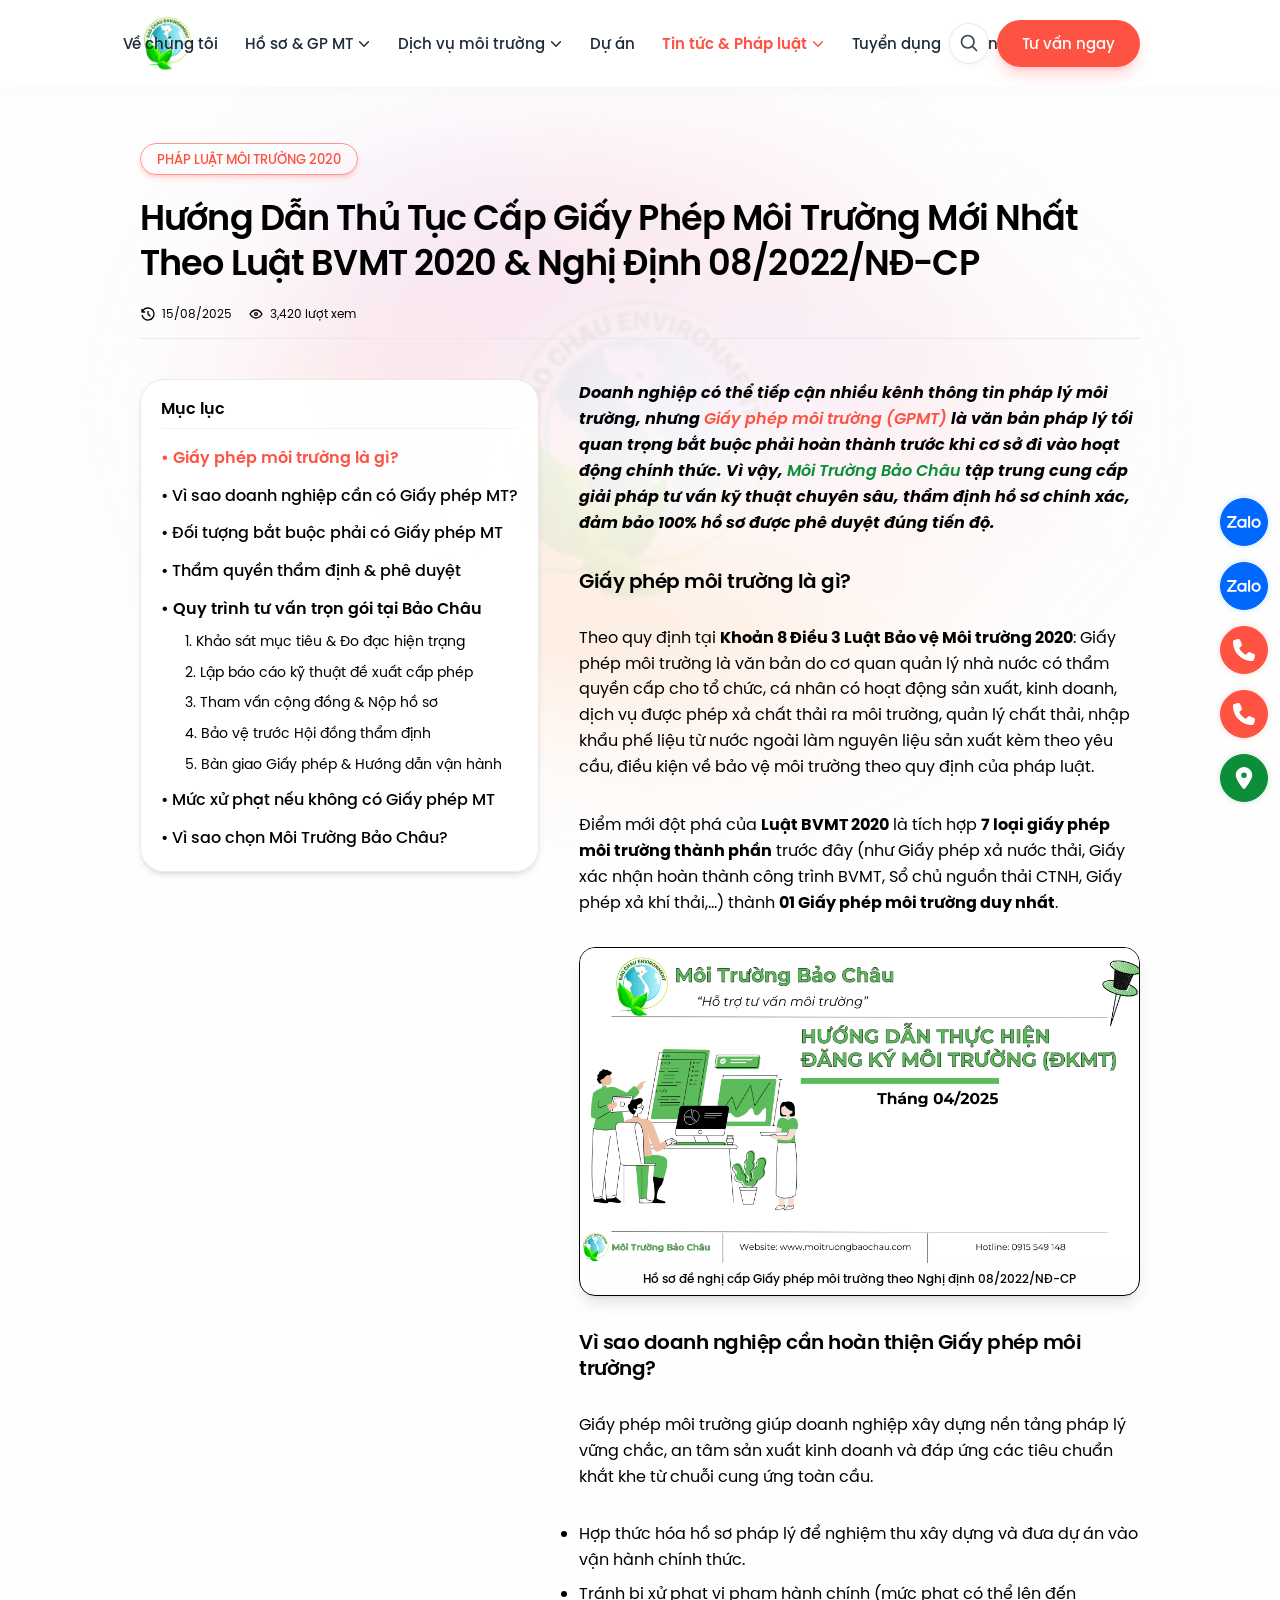
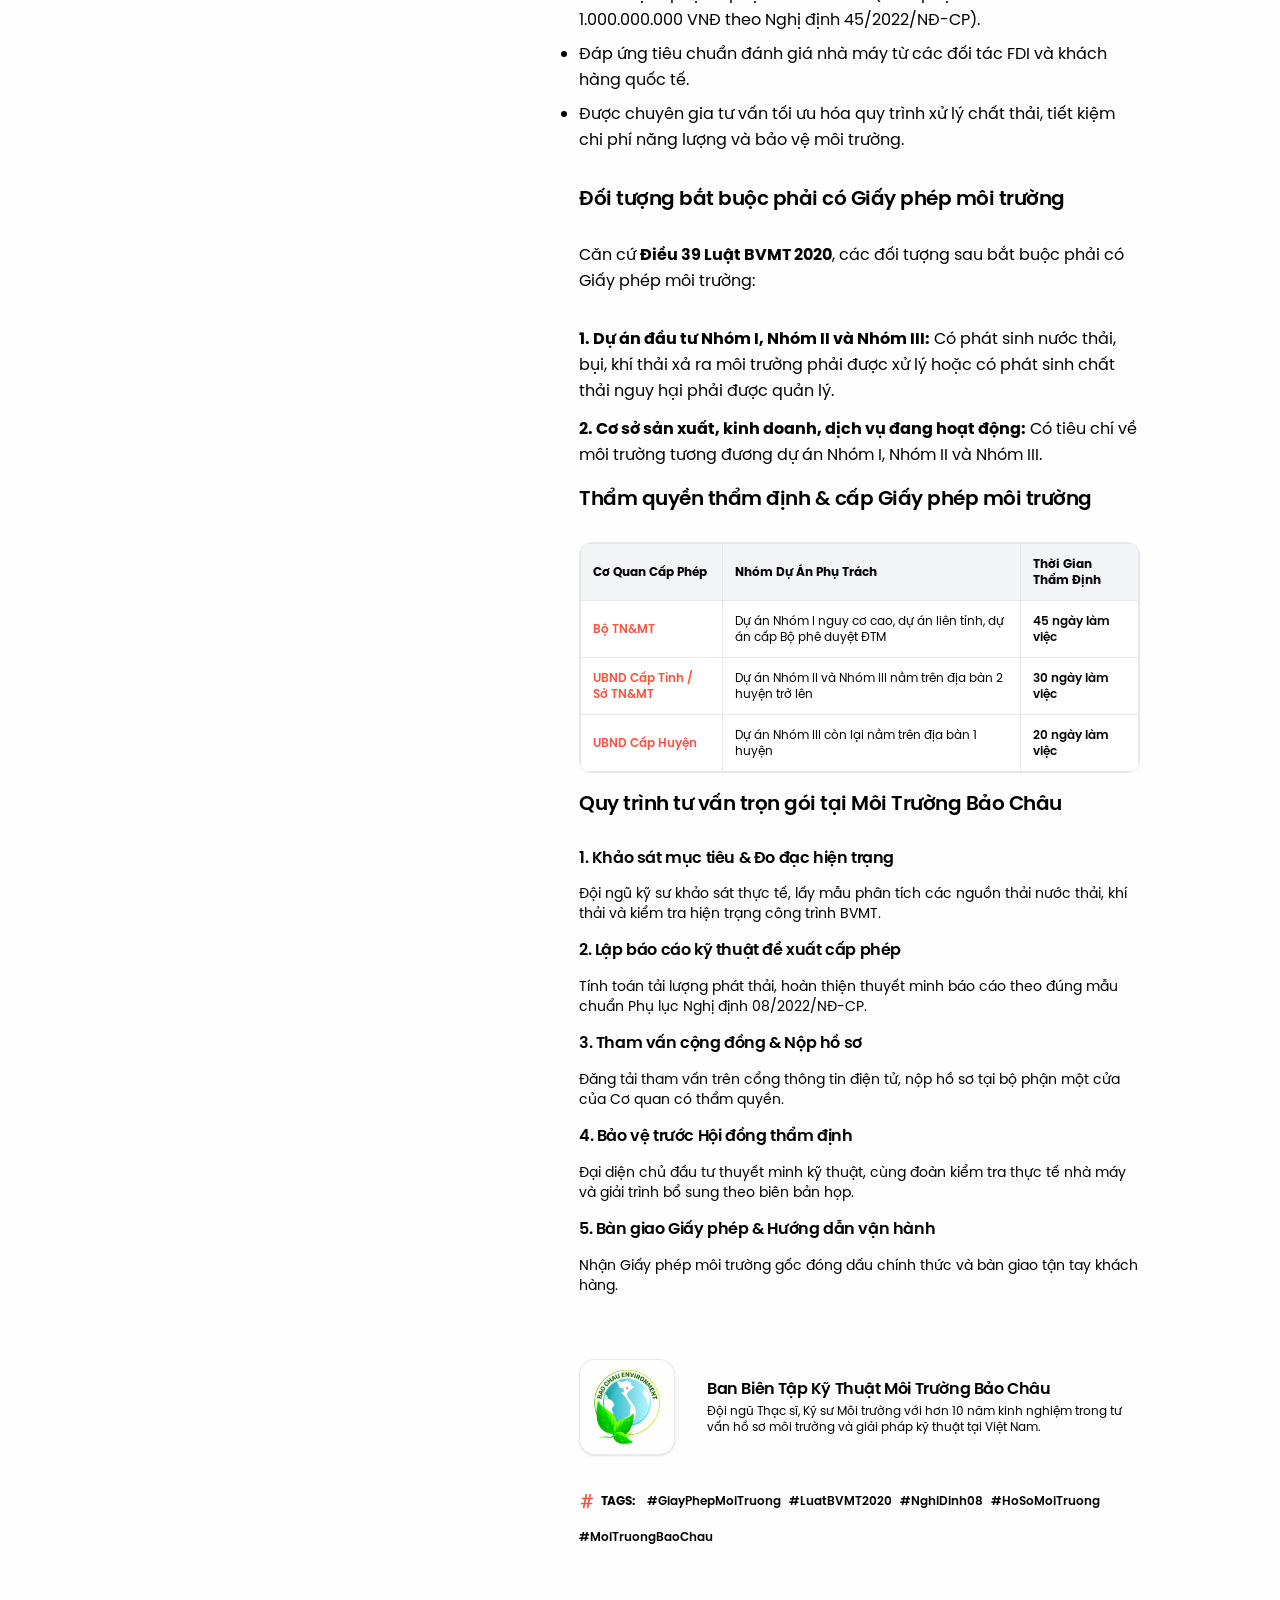
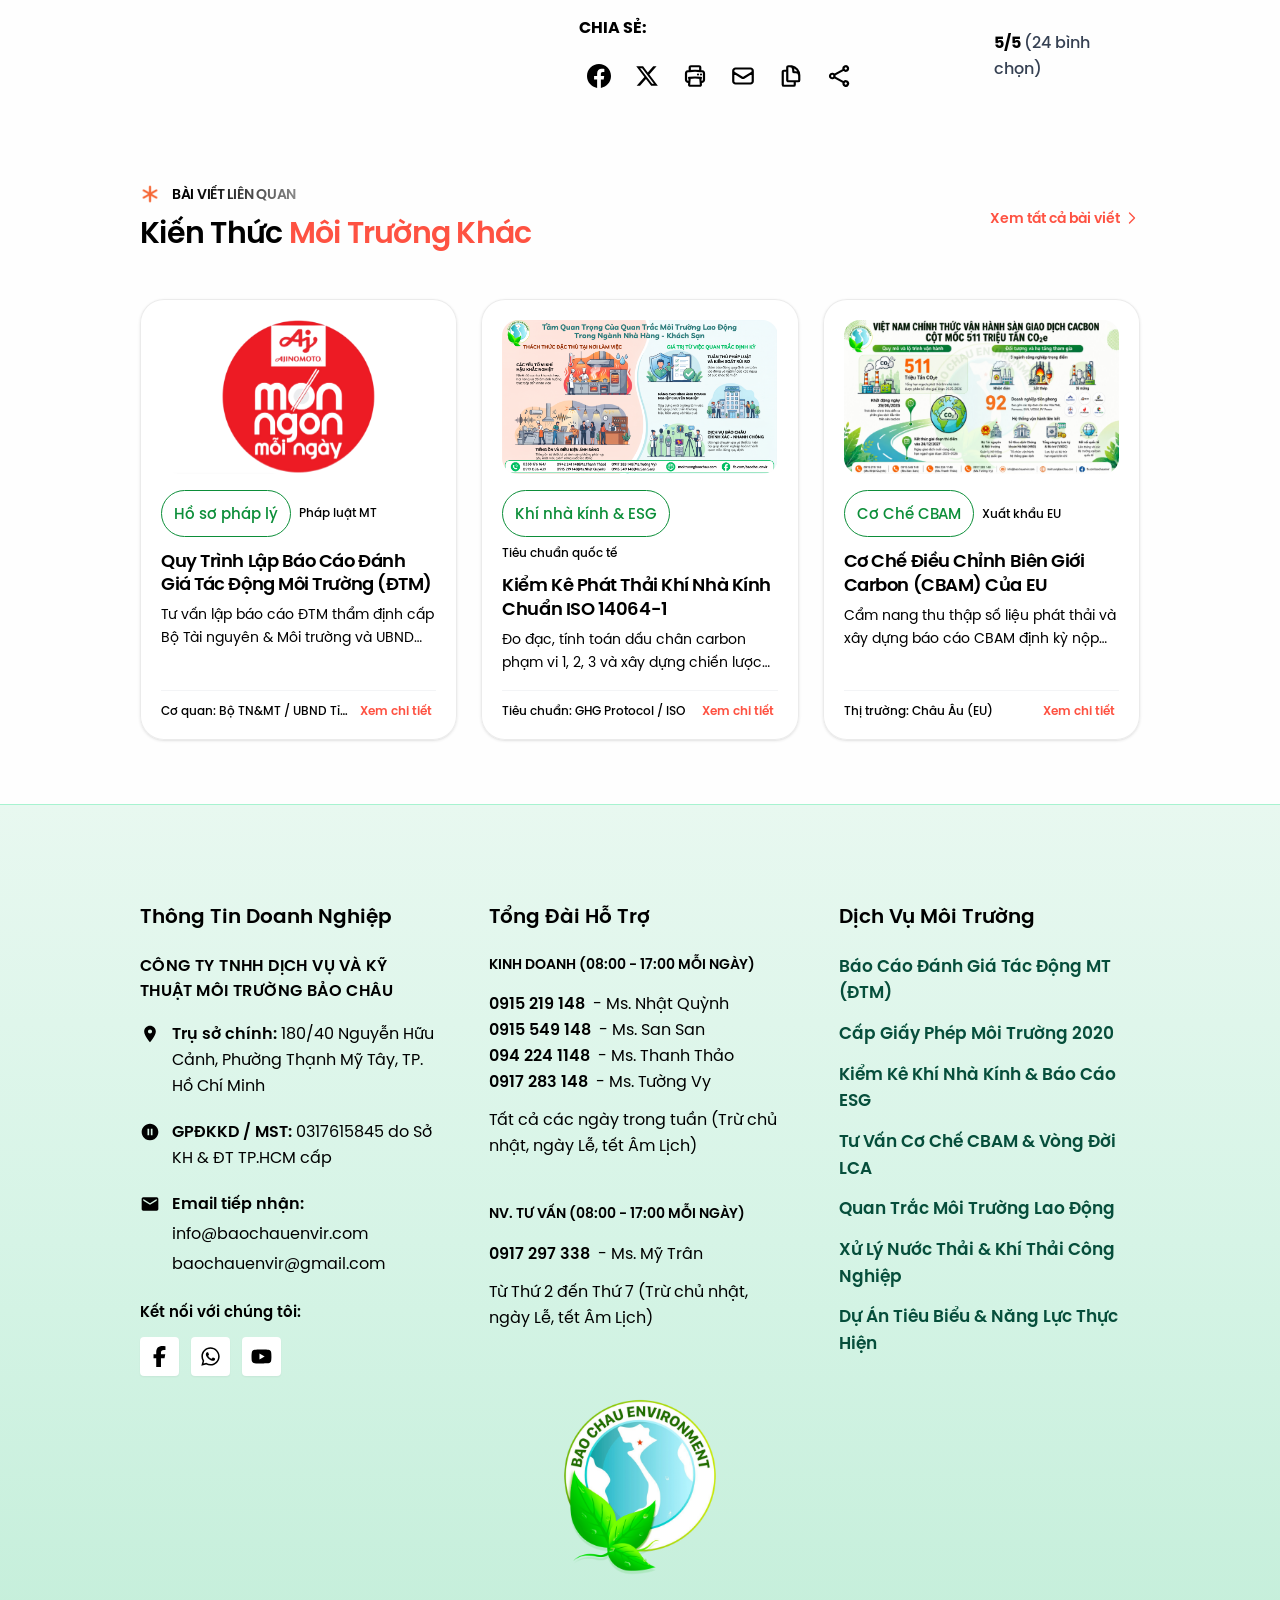
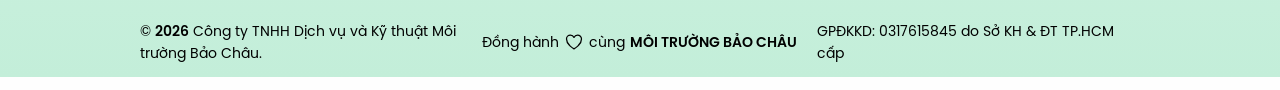
<file: news-detail.html>
<!doctype html>
<html lang="vi" prefix="og: https://ogp.me/ns#" class="no-js">
  <head>
    <meta charset="UTF-8" />
    <meta name="viewport" content="width=device-width, initial-scale=1.0" />
    <meta name="format-detection" content="telephone=no,email=no,address=no" />
    <title>
      Hướng Dẫn Thủ Tục Cấp Giấy Phép Môi Trường Mới Nhất Theo Luật BVMT 2020 -
      Môi Trường Bảo Châu
    </title>
    <meta
      name="description"
      content="Cẩm nang hướng dẫn chi tiết quy trình, đối tượng và hồ sơ xin cấp Giấy phép môi trường (GPMT) theo Luật BVMT 2020 và Nghị định 08/2022/NĐ-CP từ chuyên gia Môi Trường Bảo Châu."
    />
    <meta
      name="robots"
      content="follow, index, max-snippet:-1, max-video-preview:-1, max-image-preview:large"
    />
    <link rel="canonical" href="news-detail.html" />
    <meta
      name="keywords"
      content="giấy phép môi trường, thủ tục cấp giấy phép môi trường, luật BVMT 2020, nghị định 08/2022/NĐ-CP, hồ sơ xin GPMT, báo cáo đề xuất cấp phép môi trường"
    />
    <meta property="og:locale" content="vi_VN" />
    <meta property="og:type" content="article" />
    <meta
      property="og:title"
      content="Hướng Dẫn Thủ Tục Cấp Giấy Phép Môi Trường Mới Nhất Theo Luật BVMT 2020 - Môi Trường Bảo Châu"
    />
    <meta
      property="og:description"
      content="Hướng dẫn chi tiết toàn diện: đối tượng bắt buộc, cơ quan thẩm định, bộ hồ sơ chuẩn và quy trình 5 bước xin cấp Giấy phép môi trường."
    />
    <meta
      property="og:url"
      content="https://moitruongbaochau.com/news-detail.html"
    />
    <meta property="og:site_name" content="Môi Trường Bảo Châu" />
    <meta
      property="og:image"
      content="images/Huong-Dan-Thuc-Hien-Dang-Ky-Moi-Truong-1024x576.png"
    />
    <meta property="og:image:width" content="1024" />
    <meta property="og:image:height" content="576" />
    <meta property="og:image:type" content="image/png" />
    <meta name="twitter:card" content="summary_large_image" />
    <meta
      name="twitter:title"
      content="Hướng Dẫn Thủ Tục Cấp Giấy Phép Môi Trường Mới Nhất Theo Luật BVMT 2020"
    />
    <meta
      name="twitter:description"
      content="Hướng dẫn quy trình 5 bước nộp và thẩm định hồ sơ cấp Giấy phép môi trường đúng hạn, tối ưu chi phí."
    />
    <meta
      name="twitter:image"
      content="images/Huong-Dan-Thuc-Hien-Dang-Ky-Moi-Truong-1024x576.png"
    />

    <link rel="stylesheet" href="css/style.css" />
    <link rel="icon" href="images/cropped-chuan-192x192.png" sizes="32x32" />
    <link rel="icon" href="images/cropped-chuan-192x192.png" sizes="192x192" />
    <link rel="apple-touch-icon" href="images/cropped-chuan-192x192.png" />
  </head>

  <body
    class="wp-singular post-template-default single single-post wp-embed-responsive wp-theme-hd wp-child-theme-hd-child"
    itemtype="https://schema.org/Blog"
    itemscope
  >
    <!-- OFF-CANVAS MOBILE MENU DRAWER -->
    <div
      class="off-canvas fixed top-0 right-0 h-full w-[310px] sm:w-[360px] max-w-[85vw] bg-white shadow-2xl z-[99999] flex flex-col justify-between transition-transform duration-300 translate-x-full invisible [&.is-open]:visible [&.is-open]:translate-x-0"
      id="offCanvasMenu"
      data-fx-off-canvas=""
      data-content-scroll="true"
    >
      <!-- Header Drawer: Logo & Close Button -->
      <div
        class="flex items-center justify-between px-4 py-3.5 border-b border-gray-100 bg-white gap-2"
      >
        <a
          href="index.html"
          class="flex items-center gap-2.5 min-w-0 flex-1"
          rel="home"
        >
          <img
            src="images/logo-leave-png-min.png"
            width="36"
            height="36"
            class="h-9 w-9 shrink-0 object-contain"
            style="
              width: 36px;
              height: 36px;
              min-width: 36px;
              min-height: 36px;
              max-width: 36px;
              max-height: 36px;
            "
            alt="Môi Trường Bảo Châu"
            loading="eager"
          />
          <div class="flex flex-col min-w-0">
            <span
              class="font-bold text-[13px] text-[#064e3b] uppercase leading-tight tracking-tight truncate"
              >Môi Trường Bảo Châu</span
            >
            <span class="text-[10px] text-black font-medium truncate"
              >Tư vấn &amp; Kỹ thuật MT</span
            >
          </div>
        </a>
        <button
          class="flex items-center justify-center size-8 shrink-0 rounded-full bg-gray-100 hover:bg-gray-200 text-black hover:text-gray-900 transition-colors cursor-pointer"
          style="width: 32px; height: 32px; min-width: 32px; min-height: 32px"
          aria-label="Đóng menu"
          type="button"
          data-close=""
        >
          <svg
            width="18"
            height="18"
            xmlns="http://www.w3.org/2000/svg"
            fill="none"
            viewBox="0 0 24 24"
            stroke-width="2.5"
            stroke="currentColor"
          >
            <path
              stroke-linecap="round"
              stroke-linejoin="round"
              d="M6 18L18 6M6 6l12 12"
            />
          </svg>
        </button>
      </div>

      <!-- Quick Search -->
      <div class="px-4 pt-3.5 pb-2">
        <form
          action="#"
          class="relative flex items-center"
          method="get"
          accept-charset="UTF-8"
        >
          <input
            id="mobile-search-input"
            required=""
            type="search"
            autocomplete="off"
            name="s"
            value=""
            placeholder="Tìm dịch vụ: ĐTM, Giấy phép MT..."
            class="w-full bg-gray-50 border border-gray-200 text-[13.5px] rounded-full pl-4 pr-10 py-2.5 text-gray-800 placeholder-gray-400 focus:outline-none focus:border-primary focus:bg-white transition-all shadow-xs"
          />
          <button
            type="submit"
            class="absolute right-3 text-gray-400 hover:text-primary transition-colors"
            aria-label="Tìm kiếm"
          >
            <svg
              class="size-4.5 w-4.5 h-4.5"
              width="18"
              height="18"
              xmlns="http://www.w3.org/2000/svg"
              fill="none"
              viewBox="0 0 24 24"
              stroke-width="2"
              stroke="currentColor"
            >
              <path
                stroke-linecap="round"
                stroke-linejoin="round"
                d="m21 21-5.197-5.197m0 0A7.5 7.5 0 1 0 5.196 5.196a7.5 7.5 0 0 0 10.607 10.607Z"
              />
            </svg>
          </button>
        </form>
      </div>

      <!-- Main Mobile Navigation Accordion -->
      <div class="menu-outer flex-1 overflow-y-auto px-4 py-2">
        <ul
          id="menu-29035c419b"
          class="menu vertical vertical-menu mobile-menu flex flex-col gap-1 text-[14.5px]"
        >
          <li>
            <a
              href="about.html"
              class="mobile-nav-link flex items-center py-2.5 px-3 rounded-xl font-medium text-gray-800 hover:bg-gray-50 hover:text-primary transition-colors"
              >Về chúng tôi</a
            >
          </li>

          <!-- Accordion 1: Hồ sơ & Giấy phép MT -->
          <li class="has-submenu">
            <button
              type="button"
              class="mobile-submenu-toggle w-full flex items-center justify-between py-2.5 px-3 rounded-xl font-medium text-gray-800 hover:bg-gray-50 hover:text-primary transition-colors cursor-pointer text-left"
            >
              <span>Hồ sơ & Giấy phép MT</span>
              <svg
                class="submenu-chevron size-4 w-4 h-4 text-gray-400 transition-transform duration-200"
                width="16"
                height="16"
                fill="none"
                viewBox="0 0 24 24"
                stroke="currentColor"
                stroke-width="2"
              >
                <path
                  stroke-linecap="round"
                  stroke-linejoin="round"
                  d="M19.5 8.25l-7.5 7.5-7.5-7.5"
                />
              </svg>
            </button>
            <ul
              class="submenu hidden pl-3.5 my-1 flex flex-col gap-0.5 border-l-2 border-primary/40 ml-3"
            >
              <li>
                <a
                  href="index.html#section-4bdc829f17"
                  class="mobile-nav-link block py-2 px-2.5 text-[13.5px] rounded-lg text-gray-600 hover:text-primary hover:bg-primary/5 transition-colors font-medium"
                  >Báo Cáo ĐTM (Luật 2020)</a
                >
              </li>
              <li>
                <a
                  href="service-detail.html"
                  class="mobile-nav-link block py-2 px-2.5 text-[13.5px] rounded-lg text-gray-600 hover:text-primary hover:bg-primary/5 transition-colors font-medium"
                  >Giấy Phép Môi Trường Cơ Sở</a
                >
              </li>
              <li>
                <a
                  href="index.html#section-4bdc829f17"
                  class="mobile-nav-link block py-2 px-2.5 text-[13.5px] rounded-lg text-gray-600 hover:text-primary hover:bg-primary/5 transition-colors font-medium"
                  >Đăng Ký Môi Trường Cấp Xã/Huyện</a
                >
              </li>
              <li>
                <a
                  href="index.html#section-4bdc829f17"
                  class="mobile-nav-link block py-2 px-2.5 text-[13.5px] rounded-lg text-gray-600 hover:text-primary hover:bg-primary/5 transition-colors font-medium"
                  >Báo Cáo BVMT Định Kỳ Hàng Năm</a
                >
              </li>
              <li>
                <a
                  href="index.html#section-4bdc829f17"
                  class="mobile-nav-link block py-2 px-2.5 text-[13.5px] rounded-lg text-gray-600 hover:text-primary hover:bg-primary/5 transition-colors font-medium"
                  >Ứng Phó Sự Cố MT & Hóa Chất</a
                >
              </li>
              <li>
                <a
                  href="index.html#section-4bdc829f17"
                  class="mobile-nav-link block py-2 px-2.5 text-[13.5px] rounded-lg text-gray-600 hover:text-primary hover:bg-primary/5 transition-colors font-medium"
                  >Quan Trắc Môi Trường Lao Động</a
                >
              </li>
              <li>
                <a
                  href="index.html#section-4bdc829f17"
                  class="mobile-nav-link block py-2 px-2.5 text-[13.5px] rounded-lg text-gray-600 hover:text-primary hover:bg-primary/5 transition-colors font-medium"
                  >Lập Bản Đồ Tiếng Ồn (Noise Map)</a
                >
              </li>
            </ul>
          </li>

          <!-- Accordion 2: Dịch vụ môi trường -->
          <li class="has-submenu">
            <button
              type="button"
              class="mobile-submenu-toggle w-full flex items-center justify-between py-2.5 px-3 rounded-xl font-medium text-gray-800 hover:bg-gray-50 hover:text-primary transition-colors cursor-pointer text-left"
            >
              <span>Dịch vụ môi trường</span>
              <svg
                class="submenu-chevron size-4 w-4 h-4 text-gray-400 transition-transform duration-200"
                width="16"
                height="16"
                fill="none"
                viewBox="0 0 24 24"
                stroke="currentColor"
                stroke-width="2"
              >
                <path
                  stroke-linecap="round"
                  stroke-linejoin="round"
                  d="M19.5 8.25l-7.5 7.5-7.5-7.5"
                />
              </svg>
            </button>
            <ul
              class="submenu hidden pl-3.5 my-1 flex flex-col gap-0.5 border-l-2 border-primary/40 ml-3"
            >
              <li>
                <a
                  href="index.html#section-4bdc829f17"
                  class="mobile-nav-link block py-2 px-2.5 text-[13.5px] rounded-lg text-gray-600 hover:text-primary hover:bg-primary/5 transition-colors font-medium"
                  >Kiểm Kê Khí Nhà Kính (ISO 14064)</a
                >
              </li>
              <li>
                <a
                  href="index.html#section-4bdc829f17"
                  class="mobile-nav-link block py-2 px-2.5 text-[13.5px] rounded-lg text-gray-600 hover:text-primary hover:bg-primary/5 transition-colors font-medium"
                  >Tư Vấn Cơ Chế CBAM Châu Âu</a
                >
              </li>
              <li>
                <a
                  href="index.html#section-4bdc829f17"
                  class="mobile-nav-link block py-2 px-2.5 text-[13.5px] rounded-lg text-gray-600 hover:text-primary hover:bg-primary/5 transition-colors font-medium"
                  >Đánh Giá Vòng Đời Sản Phẩm (LCA)</a
                >
              </li>
              <li>
                <a
                  href="index.html#section-4bdc829f17"
                  class="mobile-nav-link block py-2 px-2.5 text-[13.5px] rounded-lg text-gray-600 hover:text-primary hover:bg-primary/5 transition-colors font-medium"
                  >Tư Vấn Báo Cáo Bền Vững ESG</a
                >
              </li>
              <li>
                <a
                  href="index.html#section-4bdc829f17"
                  class="mobile-nav-link block py-2 px-2.5 text-[13.5px] rounded-lg text-gray-600 hover:text-primary hover:bg-primary/5 transition-colors font-medium"
                  >Thiết Kế Trạm Xử Lý Nước Thải</a
                >
              </li>
              <li>
                <a
                  href="index.html#section-4bdc829f17"
                  class="mobile-nav-link block py-2 px-2.5 text-[13.5px] rounded-lg text-gray-600 hover:text-primary hover:bg-primary/5 transition-colors font-medium"
                  >Hệ Thống Xử Lý Khí Thải & Bụi</a
                >
              </li>
              <li>
                <a
                  href="index.html#section-4bdc829f17"
                  class="mobile-nav-link block py-2 px-2.5 text-[13.5px] rounded-lg text-gray-600 hover:text-primary hover:bg-primary/5 transition-colors font-medium"
                  >Thu Gom & Quản Lý Chất Thải</a
                >
              </li>
              <li>
                <a
                  href="index.html#section-4bdc829f17"
                  class="mobile-nav-link block py-2 px-2.5 text-[13.5px] rounded-lg text-gray-600 hover:text-primary hover:bg-primary/5 transition-colors font-medium"
                  >Cung Cấp Hóa Chất & Vi Sinh MT</a
                >
              </li>
            </ul>
          </li>

          <li>
            <a
              href="project.html"
              class="mobile-nav-link flex items-center py-2.5 px-3 rounded-xl font-medium text-gray-800 hover:bg-gray-50 hover:text-primary transition-colors"
              >Dự án</a
            >
          </li>

          <!-- Accordion 3: Tin tức & Pháp luật (ACTIVE) -->
          <li class="has-submenu">
            <button
              type="button"
              class="mobile-submenu-toggle w-full flex items-center justify-between py-2.5 px-3 rounded-xl font-bold text-primary bg-primary/10 transition-colors cursor-pointer text-left"
            >
              <span>Tin tức & Pháp luật</span>
              <svg
                class="submenu-chevron size-4 w-4 h-4 text-primary transition-transform duration-200"
                width="16"
                height="16"
                fill="none"
                viewBox="0 0 24 24"
                stroke="currentColor"
                stroke-width="2"
              >
                <path
                  stroke-linecap="round"
                  stroke-linejoin="round"
                  d="M19.5 8.25l-7.5 7.5-7.5-7.5"
                />
              </svg>
            </button>
            <ul
              class="submenu hidden pl-3.5 my-1 flex flex-col gap-0.5 border-l-2 border-primary/40 ml-3"
            >
              <li>
                <a
                  href="news.html"
                  class="mobile-nav-link block py-2 px-2.5 text-[13.5px] rounded-lg text-gray-600 hover:text-primary hover:bg-primary/5 transition-colors font-medium"
                  >Tất Cả Tin Tức</a
                >
              </li>
              <li>
                <a
                  href="news-detail.html"
                  class="mobile-nav-link block py-2 px-2.5 text-[13.5px] rounded-lg text-gray-600 hover:text-primary hover:bg-primary/5 transition-colors font-medium"
                  >Luật Bảo Vệ Môi Trường 2020</a
                >
              </li>
              <li>
                <a
                  href="news-detail.html"
                  class="mobile-nav-link block py-2 px-2.5 text-[13.5px] rounded-lg text-gray-600 hover:text-primary hover:bg-primary/5 transition-colors font-medium"
                  >Nghị định 08/2022/NĐ-CP Hướng Dẫn</a
                >
              </li>
              <li>
                <a
                  href="news.html"
                  class="mobile-nav-link block py-2 px-2.5 text-[13.5px] rounded-lg text-gray-600 hover:text-primary hover:bg-primary/5 transition-colors font-medium"
                  >Cẩm Nang Kiểm Kê Khí Nhà Kính</a
                >
              </li>
              <li>
                <a
                  href="news.html"
                  class="mobile-nav-link block py-2 px-2.5 text-[13.5px] rounded-lg text-gray-600 hover:text-primary hover:bg-primary/5 transition-colors font-medium"
                  >Khai Báo CBAM Xuất Khẩu EU</a
                >
              </li>
              <li>
                <a
                  href="news.html"
                  class="mobile-nav-link block py-2 px-2.5 text-[13.5px] rounded-lg text-gray-600 hover:text-primary hover:bg-primary/5 transition-colors font-medium"
                  >Công Nghệ Xử Lý Nước Thải</a
                >
              </li>
            </ul>
          </li>

          <li>
            <a
              href="recruitment.html"
              class="mobile-nav-link flex items-center py-2.5 px-3 rounded-xl font-medium text-gray-800 hover:bg-gray-50 hover:text-primary transition-colors"
              >Tuyển dụng</a
            >
          </li>

          <li>
            <a
              href="contact.html"
              class="mobile-nav-link flex items-center py-2.5 px-3 rounded-xl font-medium text-gray-800 hover:bg-gray-50 hover:text-primary transition-colors"
              >Liên hệ</a
            >
          </li>
        </ul>
      </div>

      <!-- Quick Action Footer: Hotline & Zalo Button -->
      <div
        class="p-4 border-t border-gray-100 bg-gray-50/80 flex flex-col gap-2"
      >
        <a
          href="tel:0915549148"
          class="flex items-center justify-center gap-2 w-full py-2.5 px-4 rounded-xl bg-primary hover:bg-[#e03e2f] text-white font-bold text-[14px] shadow-sm shadow-primary/25 transition-all text-center"
        >
          <svg
            class="size-4"
            fill="none"
            viewBox="0 0 24 24"
            stroke="currentColor"
            stroke-width="2"
          >
            <path
              stroke-linecap="round"
              stroke-linejoin="round"
              d="M2.25 6.75c0 8.284 6.716 15 15 15h2.25a2.25 2.25 0 002.25-2.25v-1.372c0-.516-.351-.966-.852-1.091l-4.423-1.106c-.44-.11-.902.055-1.173.417l-.97 1.293c-.282.376-.769.542-1.21.38a12.035 12.035 0 01-7.143-7.143c-.162-.441.004-.928.38-1.21l1.293-.97c.363-.271.527-.734.417-1.173L6.963 3.102a1.125 1.125 0 00-1.091-.852H4.5A2.25 2.25 0 002.25 4.5v2.25z"
            />
          </svg>
          Hotline: 0915 549 148
        </a>
        <p class="text-[11px] text-black text-center">
          Hỗ trợ tư vấn 24/7 (Thứ 2 - Thứ 7)
        </p>
      </div>
    </div>
    <div class="relative">
      <header
        data-fx-sticky=""
        id="header"
        class="site-header"
        itemtype="https://schema.org/WPHeader"
        itemscope=""
      >
        <div
          id="masthead"
          class="masthead py-4 sm:py-5 glass-effect transition-all duration-300"
        >
          <div
            class="container px-3 sm:px-4 mx-auto flex items-center justify-between gap-2 sm:gap-4"
          >
            <div class="masthead-logo flex-shrink-0">
              <div class="site-logo">
                <a
                  class="logo flex items-center"
                  title="MÔI TRƯỜNG BẢO CHÂU"
                  href="index.html"
                  rel="home"
                  ><span class="custom-logo-link"
                    ><img
                      src="images/logo-leave-png-min.png"
                      class="custom-logo h-14 sm:h-16 lg:h-18 w-auto object-contain transition-transform duration-300 hover:scale-105"
                      alt="Môi Trường Bảo Châu"
                      loading="eager"
                      fetchpriority="high"
                      decoding="async" /></span
                ></a>
                <p class="sr-only">MÔI TRƯỜNG BẢO CHÂU</p>
              </div>
            </div>
            <div
              class="nav-container pl-2 pr-2 xl:pl-6 xl:pr-4 hidden lg:flex items-center justify-center flex-1"
            >
              <nav class="nav" id="main-nav">
                <ul
                  id="menu-8c6d27c2ee"
                  class="dropdown menu horizontal-menu main-nav u-flex-x items-center gap-1 xl:gap-2 min-h-11 xl:min-h-12 bg-black/6 backdrop-blur-md pt-1 px-3.5 xl:px-6 pb-1 rounded-full"
                  data-fx-dropdown-menu=""
                  data-hover="true"
                  data-autohide="true"
                >
                  <li>
                    <a
                      href="about.html"
                      class="flex items-center h-full font-medium text-[14.5px] xl:text-[15px] text-gray-800 dark:text-gray-200 hover:text-primary dark:hover:text-primary transition-colors py-2 px-3 rounded-full hover:bg-black/5"
                      >Về chúng tôi</a
                    >
                  </li>
                  <li class="col-2 menu-mega">
                    <a
                      href="index.html#section-4bdc829f17"
                      class="flex items-center h-full font-medium text-[14.5px] xl:text-[15px] text-gray-800 dark:text-gray-200 hover:text-primary dark:hover:text-primary transition-colors py-2 px-3 rounded-full hover:bg-black/5 gap-1"
                      >Hồ sơ & GP MT
                      <svg
                        class="size-3.5 w-3.5 h-3.5 opacity-60"
                        width="14"
                        height="14"
                        fill="none"
                        viewBox="0 0 24 24"
                        stroke="currentColor"
                        stroke-width="2.5"
                      >
                        <path
                          stroke-linecap="round"
                          stroke-linejoin="round"
                          d="M19.5 8.25l-7.5 7.5-7.5-7.5"
                        />
                      </svg>
                    </a>
                    <ul class="submenu vertical menu">
                      <li>
                        <a
                          href="index.html#section-4bdc829f17"
                          class="text-[14.5px] font-bold! text-primary uppercase pb-1 border-b border-white/10"
                          >Hồ sơ pháp lý môi trường</a
                        >
                        <ul class="submenu vertical menu">
                          <li>
                            <a
                              href="index.html#section-4bdc829f17"
                              title="Báo Cáo ĐTM"
                              >Báo Cáo ĐTM (Luật BVMT 2020)</a
                            >
                          </li>
                          <li>
                            <a
                              href="service-detail.html"
                              title="Giấy Phép Môi Trường"
                              >Giấy Phép Môi Trường Cơ Sở</a
                            >
                          </li>
                          <li>
                            <a
                              href="index.html#section-4bdc829f17"
                              title="Đăng Ký Môi Trường"
                              >Đăng Ký Môi Trường Cấp Huyện/Xã</a
                            >
                          </li>
                          <li>
                            <a
                              href="index.html#section-4bdc829f17"
                              title="Báo Cáo Công Tác BVMT Định Kỳ"
                              >Báo Cáo Công Tác BVMT Định Kỳ</a
                            >
                          </li>
                          <li>
                            <a
                              href="index.html#section-4bdc829f17"
                              title="Ứng Phó Sự Cố Môi Trường"
                              >Kế Hoạch Phòng Ngừa Sự Cố MT</a
                            >
                          </li>
                        </ul>
                      </li>
                      <li>
                        <a
                          href="index.html#section-4bdc829f17"
                          class="text-[14.5px] font-bold! text-primary uppercase pb-1 border-b border-white/10"
                          >Tư vấn & Giám sát</a
                        >
                        <ul class="submenu vertical menu">
                          <li>
                            <a
                              href="index.html#section-4bdc829f17"
                              title="Quan Trắc Môi Trường Lao Động"
                              >Quan Trắc Môi Trường Lao Động</a
                            >
                          </li>
                          <li>
                            <a
                              href="index.html#section-4bdc829f17"
                              title="Lập Bản Đồ Tiếng Ồn"
                              >Lập Bản Đồ Tiếng Ồn (Noise Map)</a
                            >
                          </li>
                          <li>
                            <a
                              href="index.html#section-4bdc829f17"
                              title="Phương Án Phục Hồi MT"
                              >Phương Án Cải Tạo Phục Hồi MT</a
                            >
                          </li>
                          <li>
                            <a
                              href="index.html#section-4bdc829f17"
                              title="Khai Thác Nước Ngầm"
                              >Giấy Phép Khai Thác Nước Ngầm</a
                            >
                          </li>
                          <li>
                            <a
                              href="index.html#section-4bdc829f17"
                              title="Nghiệm Thu Công Trình MT"
                              >Nghiệm Thu Công Trình BVMT</a
                            >
                          </li>
                        </ul>
                      </li>
                    </ul>
                  </li>
                  <li class="col-2 menu-mega">
                    <a
                      href="index.html#section-4bdc829f17"
                      class="flex items-center h-full font-medium text-[14.5px] xl:text-[15px] text-gray-800 dark:text-gray-200 hover:text-primary dark:hover:text-primary transition-colors py-2 px-3 rounded-full hover:bg-black/5 gap-1"
                      >Dịch vụ môi trường
                      <svg
                        class="size-3.5 w-3.5 h-3.5 opacity-60"
                        width="14"
                        height="14"
                        fill="none"
                        viewBox="0 0 24 24"
                        stroke="currentColor"
                        stroke-width="2.5"
                      >
                        <path
                          stroke-linecap="round"
                          stroke-linejoin="round"
                          d="M19.5 8.25l-7.5 7.5-7.5-7.5"
                        />
                      </svg>
                    </a>
                    <ul class="submenu vertical menu">
                      <li>
                        <a
                          href="index.html#section-4bdc829f17"
                          class="text-[14.5px] font-bold! text-primary uppercase pb-1 border-b border-white/10"
                          >Khí hậu & Chuyển đổi xanh</a
                        >
                        <ul class="submenu vertical menu">
                          <li>
                            <a
                              href="index.html#section-4bdc829f17"
                              title="Kiểm Kê Khí Nhà Kính"
                              >Kiểm Kê Khí Nhà Kính (ISO 14064)</a
                            >
                          </li>
                          <li>
                            <a
                              href="index.html#section-4bdc829f17"
                              title="Tư Vấn Cơ Chế CBAM EU"
                              >Tư Vấn Cơ Chế CBAM Xuất Khẩu EU</a
                            >
                          </li>
                          <li>
                            <a
                              href="index.html#section-4bdc829f17"
                              title="Đánh Giá Vòng Đời LCA"
                              >Đánh Giá Vòng Đời Sản Phẩm (LCA)</a
                            >
                          </li>
                          <li>
                            <a
                              href="index.html#section-4bdc829f17"
                              title="Chiến Lược ESG"
                              >Tư Vấn & Báo Cáo Phát Triển ESG</a
                            >
                          </li>
                          <li>
                            <a
                              href="index.html#section-4bdc829f17"
                              title="Tín Chỉ Carbon"
                              >Tư Vấn Dự Án Tín Chỉ Carbon</a
                            >
                          </li>
                        </ul>
                      </li>
                      <li>
                        <a
                          href="index.html#section-4bdc829f17"
                          class="text-[14.5px] font-bold! text-primary uppercase pb-1 border-b border-white/10"
                          >Công nghệ & Xử lý MT</a
                        >
                        <ul class="submenu vertical menu">
                          <li>
                            <a
                              href="index.html#section-4bdc829f17"
                              title="Xử Lý Nước Thải"
                              >Hệ Thống Xử Lý Nước Thải</a
                            >
                          </li>
                          <li>
                            <a
                              href="index.html#section-4bdc829f17"
                              title="Xử Lý Khí Thải & Bụi"
                              >Hệ Thống Xử Lý Khí Thải & Bụi</a
                            >
                          </li>
                          <li>
                            <a
                              href="index.html#section-4bdc829f17"
                              title="Quản Lý Chất Thải"
                              >Thu Gom & Xử Lý Chất Thải Nguy Hại</a
                            >
                          </li>
                          <li>
                            <a
                              href="index.html#section-4bdc829f17"
                              title="Men Vi Sinh & Hóa Chất MT"
                              >Cung Cấp Men Vi Sinh & Hóa Chất</a
                            >
                          </li>
                          <li>
                            <a
                              href="index.html#section-4bdc829f17"
                              title="Bảo Trì Vận Hành"
                              >Bảo Trì & Vận Hành Trạm XLNT</a
                            >
                          </li>
                        </ul>
                      </li>
                    </ul>
                  </li>
                  <li>
                    <a
                      href="project.html"
                      class="flex items-center h-full font-medium text-[14.5px] xl:text-[15px] text-gray-800 dark:text-gray-200 hover:text-primary dark:hover:text-primary transition-colors py-2 px-3 rounded-full hover:bg-black/5"
                      >Dự án</a
                    >
                  </li>

                  <!-- MORE MENU ITEM FOR COMPACT SCREENS (1024px - 1279px) -->
                  <li class="nav-item-more relative">
                    <a
                      href="javascript:;"
                      class="flex items-center justify-center h-full font-bold text-base text-primary transition-colors py-2 px-3 rounded-full hover:bg-black/5 leading-none cursor-pointer"
                      title="Xem thêm"
                      aria-label="Xem thêm menu"
                    >
                      ...
                    </a>
                    <ul
                      class="submenu vertical menu bg-white/95 backdrop-blur-md rounded-2xl shadow-xl border border-black/8 py-2 px-1.5 min-w-[210px] text-[14px]"
                    >
                      <li>
                        <a
                          href="news.html"
                          class="flex items-center justify-between py-2 px-3 rounded-xl font-bold text-primary bg-primary/5 transition-colors"
                        >
                          <span>Tin tức &amp; Pháp luật</span>
                        </a>
                      </li>
                      <li>
                        <a
                          href="recruitment.html"
                          class="flex items-center py-2 px-3 rounded-xl font-medium text-gray-800 hover:text-primary hover:bg-primary/5 transition-colors"
                        >
                          Tuyển dụng
                        </a>
                      </li>
                      <li>
                        <a
                          href="contact.html"
                          class="flex items-center py-2 px-3 rounded-xl font-medium text-gray-800 hover:text-primary hover:bg-primary/5 transition-colors"
                        >
                          Liên hệ
                        </a>
                      </li>
                    </ul>
                  </li>

                  <li class="col-3 menu-mega nav-item-extended">
                    <a
                      href="news.html"
                      class="flex items-center h-full font-semibold text-[14.5px] xl:text-[15px] text-primary transition-colors py-2 px-3 rounded-full bg-black/5 gap-1"
                      >Tin tức & Pháp luật
                      <svg
                        class="size-3.5 w-3.5 h-3.5 opacity-60"
                        width="14"
                        height="14"
                        fill="none"
                        viewBox="0 0 24 24"
                        stroke="currentColor"
                        stroke-width="2.5"
                      >
                        <path
                          stroke-linecap="round"
                          stroke-linejoin="round"
                          d="M19.5 8.25l-7.5 7.5-7.5-7.5"
                        />
                      </svg>
                    </a>
                    <ul class="submenu vertical menu">
                      <li>
                        <a
                          href="index.html#section-b2b918f0c9"
                          class="text-[14px] font-bold! text-primary uppercase pb-1 border-b border-white/10"
                          >Pháp luật Môi trường</a
                        >
                        <ul class="submenu vertical menu">
                          <li>
                            <a href="index.html#section-b2b918f0c9"
                              >Luật Bảo Vệ Môi Trường 2020</a
                            >
                          </li>
                          <li>
                            <a href="index.html#section-b2b918f0c9"
                              >Nghị định 08/2022/NĐ-CP Chi Tiết</a
                            >
                          </li>
                          <li>
                            <a href="index.html#section-b2b918f0c9"
                              >Thông tư 02/2022/TT-BTNMT</a
                            >
                          </li>
                          <li>
                            <a href="index.html#section-b2b918f0c9"
                              >Xử Phạt Vi Phạm Hành Chính MT</a
                            >
                          </li>
                        </ul>
                      </li>
                      <li>
                        <a
                          href="index.html#section-b2b918f0c9"
                          class="text-[14px] font-bold! text-primary uppercase pb-1 border-b border-white/10"
                          >ESG & Net Zero</a
                        >
                        <ul class="submenu vertical menu">
                          <li>
                            <a href="index.html#section-b2b918f0c9"
                              >Cẩm Nang Kiểm Kê Khí Nhà Kính</a
                            >
                          </li>
                          <li>
                            <a href="index.html#section-b2b918f0c9"
                              >Hướng Dẫn Khai Báo CBAM EU</a
                            >
                          </li>
                          <li>
                            <a href="index.html#section-b2b918f0c9"
                              >Lộ Trình Net Zero 2050 Việt Nam</a
                            >
                          </li>
                          <li>
                            <a href="index.html#section-b2b918f0c9"
                              >Thị Trường Tín Chỉ Carbon</a
                            >
                          </li>
                        </ul>
                      </li>
                      <li>
                        <a
                          href="index.html#section-b2b918f0c9"
                          class="text-[14px] font-bold! text-primary uppercase pb-1 border-b border-white/10"
                          >Kỹ thuật & Công nghệ</a
                        >
                        <ul class="submenu vertical menu">
                          <li>
                            <a href="index.html#section-b2b918f0c9"
                              >Công Nghệ MBR / MBBR Nước Thải</a
                            >
                          </li>
                          <li>
                            <a href="index.html#section-b2b918f0c9"
                              >Xử Lý Khí Thải Tháp Hấp Thụ</a
                            >
                          </li>
                          <li>
                            <a href="index.html#section-b2b918f0c9"
                              >Khắc Phục Sự Cố Vi Sinh Bùn Nổi</a
                            >
                          </li>
                          <li>
                            <a href="index.html#section-b2b918f0c9"
                              >Quy Trình Đo Kiểm Môi Trường LĐ</a
                            >
                          </li>
                        </ul>
                      </li>
                    </ul>
                  </li>
                  <li class="nav-item-extended">
                    <a
                      href="recruitment.html"
                      class="flex items-center h-full font-medium text-[14.5px] xl:text-[15px] text-gray-800 dark:text-gray-200 hover:text-primary dark:hover:text-primary transition-colors py-2 px-3 rounded-full hover:bg-black/5"
                      >Tuyển dụng</a
                    >
                  </li>
                  <li class="nav-item-extended">
                    <a
                      href="contact.html"
                      class="flex items-center h-full font-medium text-[14.5px] xl:text-[15px] text-gray-800 dark:text-gray-200 hover:text-primary dark:hover:text-primary transition-colors py-2 px-3 rounded-full hover:bg-black/5"
                      >Liên hệ</a
                    >
                  </li>
                </ul>
              </nav>
            </div>
            <div
              class="header-actions flex items-center gap-2 sm:gap-3 flex-shrink-0"
            >
              <div
                class="all_search_dark_mode flex flex-[0_0_auto] items-center"
              >
                <div class="dropdown-search relative">
                  <a
                    class="dropdown-trigger flex items-center justify-center size-10 sm:size-10.5 rounded-full bg-white/90 dark:bg-gray-800/90 border border-gray-200/90 dark:border-gray-700 shadow-xs hover:shadow-md hover:border-primary/50 text-gray-700 hover:text-primary hover:bg-primary/5 dark:text-gray-200 dark:hover:text-primary transition-all duration-200 active:scale-95"
                    title="Tìm kiếm dịch vụ"
                    href="javascript:;"
                    data-fx-dropdown-toggle="#dropdown-search-aced3469f6"
                  >
                    <svg
                      class="size-4.5 sm:size-5 svg-search"
                      width="20"
                      height="20"
                      xmlns="http://www.w3.org/2000/svg"
                      fill="none"
                      viewBox="0 0 24 24"
                      stroke-width="2"
                      stroke="currentColor"
                    >
                      <path
                        stroke-linecap="round"
                        stroke-linejoin="round"
                        d="m21 21-5.197-5.197m0 0A7.5 7.5 0 1 0 5.196 5.196a7.5 7.5 0 0 0 10.607 10.607Z"
                      ></path>
                    </svg>
                    <svg
                      class="size-4.5 sm:size-5 svg-close hidden"
                      width="20"
                      height="20"
                      xmlns="http://www.w3.org/2000/svg"
                      fill="none"
                      viewBox="0 0 24 24"
                      stroke-width="2"
                      stroke="currentColor"
                    >
                      <path
                        stroke-linecap="round"
                        stroke-linejoin="round"
                        d="M6 18L18 6M6 6l12 12"
                      ></path>
                    </svg>
                  </a>
                  <div
                    role="search"
                    class="dropdown-pane alignment-right"
                    id="dropdown-search-aced3469f6"
                    data-fx-dropdown=""
                    data-auto-focus="true"
                  >
                    <form
                      action="#"
                      class="frm-search"
                      method="get"
                      accept-charset="UTF-8"
                    >
                      <div class="frm-container">
                        <label for="search-aced3469f6" class="sr-only"
                          >Tìm kiếm dịch vụ môi trường</label
                        >
                        <input
                          class="rounded-full"
                          id="search-aced3469f6"
                          required=""
                          pattern="^(.*\S+.*)$"
                          type="search"
                          name="s"
                          value=""
                          placeholder="Tìm dịch vụ: ĐTM, Khí nhà kính, Nước thải..."
                        />
                        <button class="btn-s" type="submit" aria-label="Search">
                          <svg
                            class="size-5 w-5 h-5"
                            width="20"
                            height="20"
                            xmlns="http://www.w3.org/2000/svg"
                            fill="none"
                            viewBox="0 0 24 24"
                            stroke-width="2"
                            stroke="currentColor"
                          >
                            <path
                              stroke-linecap="round"
                              stroke-linejoin="round"
                              d="m21 21-5.197-5.197m0 0A7.5 7.5 0 1 0 5.196 5.196a7.5 7.5 0 0 0 10.607 10.607Z"
                            ></path>
                          </svg>
                          <span>Tìm kiếm</span>
                        </button>
                      </div>
                      <div class="frm-hint">
                        <p class="hint-title font-medium mt-6 mb-4">
                          Dịch vụ môi trường nổi bật
                        </p>
                        <ul class="hint-list flex flex-col gap-4 ml-3">
                          <li>
                            <a
                              class="flex items-center gap-3 text-[14px] group"
                              href="index.html#section-4bdc829f17"
                              title="Kiểm Kê Khí Nhà Kính (ESG - CBAM)"
                            >
                              <svg
                                class="w-4 h-4 text-primary"
                                aria-hidden="true"
                              >
                                <use href="#icon-check-circle-solid"></use>
                              </svg>
                              Kiểm Kê Khí Nhà Kính (ESG - CBAM)
                            </a>
                          </li>
                          <li>
                            <a
                              class="flex items-center gap-3 text-[14px] group"
                              href="index.html#section-4bdc829f17"
                              title="Lập Báo Cáo Đánh Giá Tác Động Môi Trường (ĐTM)"
                            >
                              <svg
                                class="w-4 h-4 text-primary"
                                aria-hidden="true"
                              >
                                <use href="#icon-check-circle-solid"></use>
                              </svg>
                              Lập Báo Cáo Đánh Giá Tác Động Môi Trường (ĐTM)
                            </a>
                          </li>
                          <li>
                            <a
                              class="flex items-center gap-3 text-[14px] group"
                              href="index.html#section-4bdc829f17"
                              title="Cấp Giấy Phép Môi Trường Theo Luật 2020"
                            >
                              <svg
                                class="w-4 h-4 text-primary"
                                aria-hidden="true"
                              >
                                <use href="#icon-check-circle-solid"></use>
                              </svg>
                              Cấp Giấy Phép Môi Trường Theo Luật 2020
                            </a>
                          </li>
                          <li>
                            <a
                              class="flex items-center gap-3 text-[14px] group"
                              href="index.html#section-4bdc829f17"
                              title="Quan Trắc Môi Trường Lao Động Định Kỳ"
                            >
                              <svg
                                class="w-4 h-4 text-primary"
                                aria-hidden="true"
                              >
                                <use href="#icon-check-circle-solid"></use>
                              </svg>
                              Quan Trắc Môi Trường Lao Động Định Kỳ
                            </a>
                          </li>
                          <li>
                            <a
                              class="flex items-center gap-3 text-[14px] group"
                              href="index.html#section-4bdc829f17"
                              title="Thiết Kế & Thi Công Hệ Thống Xử Lý Nước Thải"
                            >
                              <svg
                                class="w-4 h-4 text-primary"
                                aria-hidden="true"
                              >
                                <use href="#icon-check-circle-solid"></use>
                              </svg>
                              Thiết Kế & Thi Công Hệ Thống Xử Lý Nước Thải
                            </a>
                          </li>
                        </ul>
                      </div>
                    </form>
                  </div>
                </div>
              </div>
              <a
                class="hidden sm:inline-flex btn btn-primary-1 items-center justify-center font-semibold text-[13.5px] sm:text-[14.5px] py-2 sm:py-2.5 px-4 sm:px-5 rounded-full shadow-lg shadow-primary/25 hover:shadow-primary/80 transition-all text-white whitespace-nowrap"
                href="https://zalo.me/0915549148"
                title="Tư vấn ngay"
                target="_blank"
                rel="noopener noreferrer nofollow"
                >Tư vấn ngay</a
              >
              <div
                class="off-canvas-content lg:hidden flex items-center"
                data-fx-off-canvas-content=""
              >
                <button
                  class="menu-lines flex items-center justify-center size-10 sm:size-10.5 rounded-full bg-white border border-gray-200/90 shadow-xs hover:shadow-md hover:border-primary/50 text-gray-700 hover:text-primary hover:bg-primary/5 transition-all duration-200 active:scale-95 cursor-pointer"
                  type="button"
                  data-open="offCanvasMenu"
                  aria-label="Mở menu"
                  id="btn-open-mobile-menu"
                >
                  <svg
                    class="size-5 w-5 h-5 transition-transform duration-200"
                    width="20"
                    height="20"
                    viewBox="0 0 24 24"
                    fill="none"
                    stroke="currentColor"
                    stroke-width="2.2"
                    stroke-linecap="round"
                    stroke-linejoin="round"
                  >
                    <line x1="3.5" y1="6" x2="20.5" y2="6"></line>
                    <line x1="3.5" y1="12" x2="15.5" y2="12"></line>
                    <line x1="3.5" y1="18" x2="20.5" y2="18"></line>
                  </svg>
                </button>
              </div>
            </div>
          </div>
        </div>
      </header>

      <!-- MAIN CONTENT SITE -->
      <main class="main site-content" id="site-content">
        <!-- 2 Background shapes chuẩn AGENTS.md 1.2 -->
        <div class="webhd-shap-bg">
          <img
            src="images/bg-02.webp"
            alt="MÔI TRƯỜNG BẢO CHÂU"
            width="1698"
            height="1080"
          />
        </div>
        <div class="webhd-shap">
          <img
            src="images/logo-leave-png-min.png"
            alt="MÔI TRƯỜNG BẢO CHÂU"
            width="536"
            height="522"
            class="opacity-15"
          />
        </div>

        <!-- BREADCRUMBS -->
        <div class="container px-3 mx-auto pt-6 pb-2">
          <ul
            id="breadcrumbs"
            class="breadcrumbs flex flex-row flex-wrap items-center space-x-2 text-xs sm:text-sm text-black"
            aria-label="Breadcrumbs"
          >
            <li>
              <a class="home hover:text-primary font-medium text-gray-700" href="index.html">Trang chủ</a>
            </li>
            <li><span class="text-gray-400">/</span></li>
            <li>
              <a href="news.html" class="hover:text-primary font-medium text-gray-700"
                >Kiến Thức &amp; Tin Tức</a
              >
            </li>
            <li><span class="text-gray-400">/</span></li>
            <li class="current current-title text-primary font-semibold truncate max-w-xs sm:max-w-md">
              Hướng Dẫn Thủ Tục Cấp Giấy Phép Môi Trường Mới Nhất Theo Luật BVMT 2020
            </li>
          </ul>
        </div>

        <!-- MAIN POST CONTENT SECTION (CHÍNH XÁC 100% THEO SERVICE-DETAIL.HTML) -->
        <section class="section singular section-post py-6 lg:py-12">
          <div class="container px-3 mx-auto">
            <div class="content-all w-full min-w-0">
              <!-- Post Title & Meta Header Block -->
              <div class="w-full m-auto mb-6 lg:mb-10">
                <!-- Category Badge -->
                <div class="all_category_time_post flex gap-3">
                  <div
                    class="terms-links links flex items-center flex-wrap gap-2"
                  >
                    <span
                      class="btn flex-0! btn-primary-2 border-primary/60! py-1.5! px-4! text-[13px]! font-bold shadow-md shadow-primary/20 hover:shadow-primary/60 rounded-full"
                      >PHÁP LUẬT MÔI TRƯỜNG 2020</span
                    >
                  </div>
                </div>

                <!-- H1 Main Heading -->
                <h1
                  class="h2 font-bold text-foreground mb-5 mt-5"
                  itemprop="headline"
                >
                  Hướng Dẫn Thủ Tục Cấp Giấy Phép Môi Trường Mới Nhất Theo Luật BVMT 2020 &amp; Nghị Định 08/2022/NĐ-CP
                </h1>

                <!-- Post Meta: Time & Views -->
                <div
                  class="all_meta_post flex items-center gap-6 justify-between text-sm text-black pb-4 border-b border-gray-200/80"
                >
                  <div
                    class="meta flex items-center gap-4 text-xs sm:text-sm text-black"
                  >
                    <div
                      class="flex items-center gap-1.5 views-svg"
                      itemprop="datePublished"
                    >
                      <svg
                        class="size-4"
                        xmlns="http://www.w3.org/2000/svg"
                        width="24"
                        height="24"
                        viewBox="0 0 24 24"
                      >
                        <path
                          fill="none"
                          stroke="currentColor"
                          stroke-linecap="round"
                          stroke-linejoin="round"
                          stroke-width="2"
                          d="M12 8v4l3 3M3.223 14A9 9 0 1 0 12 3a9 9 0 0 0-8.294 5.5M7 9H3V5"
                        />
                      </svg>
                      <span class="date">15/08/2025</span>
                    </div>

                    <div class="flex items-center gap-1.5 views-svg">
                      <svg
                        xmlns="http://www.w3.org/2000/svg"
                        width="24"
                        height="24"
                        viewBox="0 0 24 24"
                        class="size-4"
                      >
                        <path
                          fill="none"
                          stroke="currentColor"
                          stroke-linecap="round"
                          stroke-linejoin="round"
                          stroke-width="2"
                          d="M10 12a2 2 0 1 0 4 0a2 2 0 0 0-4 0m11 0c-2.4 4-5.4 6-9 6c-3.6 0-6.6-2-9-6c2.4-4 5.4-6 9-6c3.6 0 6.6 2 9 6"
                        />
                      </svg>
                      <span class="views">3,420 lượt xem</span>
                    </div>
                  </div>
                </div>
              </div>

              <!-- Two-Column Layout: Sidebar TOC on Left & Article Content on Right -->
              <div class="flex flex-x gap-6 lg:gap-10 items-start">
                <!-- LEFT: TOC SIDEBAR (w-72 xl:w-80) -->
                <div
                  class="sidebar-toc flex-none w-72 xl:w-80 hidden lg:block"
                  data-toc-spy
                  style="position: sticky; top: 90px; align-self: flex-start"
                >
                  <div class="sidebar-inner">
                    <div
                      id="toc_container"
                      role="navigation"
                      aria-label="Table of Contents"
                      class="no_bullets toc_title_center card-item relative glass-effect border border-black/8 bg-white/95 rounded-3xl p-5 sm:p-6 shadow-md"
                    >
                      <div
                        class="flex items-center justify-between font-bold text-black mb-4 pb-3 border-b border-gray-100"
                      >
                        <p class="toc_title font-bold text-[17px] text-black m-0 leading-none">
                          Mục lục
                        </p>
                        <button
                          id="toc-toggle-btn"
                          type="button"
                          class="size-7 rounded-full bg-primary text-white flex items-center justify-center cursor-pointer shadow-xs hover:bg-primary/90 transition-all"
                          aria-label="Thu gọn/mở rộng mục lục"
                        >
                          <svg
                            class="size-3.5 transition-transform"
                            fill="none"
                            viewBox="0 0 24 24"
                            stroke="currentColor"
                            stroke-width="3"
                          >
                            <path
                              stroke-linecap="round"
                              stroke-linejoin="round"
                              d="M5 15l7-7 7 7"
                            />
                          </svg>
                        </button>
                      </div>
                      <ul
                        class="toc_list space-y-3 text-[16px] font-medium text-black"
                      >
                        <li>
                          <a
                            href="#giay-phep-moi-truong-la-gi"
                            class="text-primary font-bold hover:underline block leading-snug"
                            >• Giấy phép môi trường là gì?</a
                          >
                        </li>
                        <li>
                          <a
                            href="#vi-sao-doanh-nghiep-can-giay-phep-moi-truong"
                            class="hover:text-primary block leading-snug transition-colors text-black"
                            >• Vì sao doanh nghiệp cần có Giấy phép MT?</a
                          >
                        </li>
                        <li>
                          <a
                            href="#doi-tuong-bat-buoc-phai-co-giay-phep-moi-truong"
                            class="hover:text-primary block leading-snug transition-colors text-black"
                            >• Đối tượng bắt buộc phải có Giấy phép MT</a
                          >
                        </li>
                        <li>
                          <a
                            href="#tham-quyen-tham-dinh-cap-giay-phep-moi-truong"
                            class="hover:text-primary block leading-snug transition-colors text-black"
                            >• Thẩm quyền thẩm định &amp; phê duyệt</a
                          >
                        </li>
                        <li>
                          <a
                            href="#quy-trinh-tu-van-tron-goi-tai-bao-chau"
                            class="hover:text-primary block leading-snug transition-colors font-semibold text-black"
                            >• Quy trình tư vấn trọn gói tại Bảo Châu</a
                          >
                          <ul
                            class="pl-4 mt-2 space-y-2 text-[14px] text-black font-normal border-l-2 border-primary/20 ml-2"
                          >
                            <li>
                              <a href="#khao-sat-muc-tieu-va-yeu-cau" class="hover:text-primary block transition-colors text-black"
                                >1. Khảo sát mục tiêu &amp; Đo đạc hiện trạng</a
                              >
                            </li>
                            <li>
                              <a href="#xay-dung-bao-cao-ky-thuat" class="hover:text-primary block transition-colors text-black"
                                >2. Lập báo cáo kỹ thuật đề xuất cấp phép</a
                              >
                            </li>
                            <li>
                              <a href="#tham-van-cong-dong-nop-ho-so" class="hover:text-primary block transition-colors text-black"
                                >3. Tham vấn cộng đồng &amp; Nộp hồ sơ</a
                              >
                            </li>
                            <li>
                              <a href="#bao-ve-hoi-dong-tham-dinh" class="hover:text-primary block transition-colors text-black"
                                >4. Bảo vệ trước Hội đồng thẩm định</a
                              >
                            </li>
                            <li>
                              <a href="#ban-giao-giay-phep-huong-dan" class="hover:text-primary block transition-colors"
                                >5. Bàn giao Giấy phép &amp; Hướng dẫn vận hành</a
                              >
                            </li>
                          </ul>
                        </li>
                        <li>
                          <a
                            href="#muc-xu-phat-khi-vi-pham"
                            class="hover:text-primary block leading-snug transition-colors"
                            >• Mức xử phạt nếu không có Giấy phép MT</a
                          >
                        </li>
                        <li>
                          <a
                            href="#vi-sao-chon-moi-truong-bao-chau"
                            class="hover:text-primary block leading-snug transition-colors"
                            >• Vì sao chọn Môi Trường Bảo Châu?</a
                          >
                        </li>
                      </ul>
                    </div>
                  </div>
                </div>

                <!-- RIGHT: ARTICLE CONTENT -->
                <div class="content flex-1 min-w-0">
                  <article
                    class="entry-content space-y-8 text-black"
                    itemtype="https://schema.org/CreativeWork"
                    itemscope
                  >
                    <!-- Lead Paragraph -->
                    <p
                      class="text-base sm:text-lg leading-relaxed text-black"
                    >
                      <em
                        ><strong
                          >Doanh nghiệp có thể tiếp cận nhiều kênh thông tin
                          pháp lý môi trường, nhưng
                          <span class="text-primary font-bold"
                            >Giấy phép môi trường (GPMT)</span
                          >
                          là văn bản pháp lý tối quan trọng bắt buộc phải hoàn
                          thành trước khi cơ sở đi vào hoạt động chính thức.
                          Vì vậy,
                          <a
                            href="index.html"
                            class="text-secondary font-bold hover:underline"
                            >Môi Trường Bảo Châu</a
                          >
                          tập trung cung cấp giải pháp tư vấn kỹ thuật chuyên
                          sâu, thẩm định hồ sơ chính xác, đảm bảo 100% hồ sơ
                          được phê duyệt đúng tiến độ.</strong
                        ></em
                      >
                    </p>

                    <!-- Section 1 -->
                    <h2 class="text-xl sm:text-2xl font-bold text-black">
                      <span id="giay-phep-moi-truong-la-gi">
                        Giấy phép môi trường là gì?
                      </span>
                    </h2>
                    <p class="text-black">
                      Theo quy định tại
                      <strong
                        >Khoản 8 Điều 3 Luật Bảo vệ Môi trường 2020</strong
                      >: Giấy phép môi trường là văn bản do cơ quan quản lý
                      nhà nước có thẩm quyền cấp cho tổ chức, cá nhân có hoạt
                      động sản xuất, kinh doanh, dịch vụ được phép xả chất
                      thải ra môi trường, quản lý chất thải, nhập khẩu phế
                      liệu từ nước ngoài làm nguyên liệu sản xuất kèm theo yêu
                      cầu, điều kiện về bảo vệ môi trường theo quy định của
                      pháp luật.
                    </p>
                    <p class="text-black">
                      Điểm mới đột phá của <strong>Luật BVMT 2020</strong> là
                      tích hợp
                      <strong>7 loại giấy phép môi trường thành phần</strong>
                      trước đây (như Giấy phép xả nước thải, Giấy xác nhận
                      hoàn thành công trình BVMT, Sổ chủ nguồn thải CTNH, Giấy
                      phép xả khí thải,...) thành
                      <strong>01 Giấy phép môi trường duy nhất</strong>.
                    </p>

                    <!-- Showcase Image -->
                    <figure
                      class="wp-caption aligncenter my-8 rounded-2xl overflow-hidden shadow-lg border border-black/5"
                    >
                      <img
                        decoding="async"
                        class="w-full h-auto object-cover"
                        src="images/Huong-Dan-Thuc-Hien-Dang-Ky-Moi-Truong-1024x576.png"
                        alt="Giấy phép môi trường Luật 2020"
                        width="1024"
                        height="576"
                      />
                      <figcaption
                        class="wp-caption-text text-center text-xs text-black py-2 bg-gray-50 font-medium"
                      >
                        Hồ sơ đề nghị cấp Giấy phép môi trường theo Nghị định
                        08/2022/NĐ-CP
                      </figcaption>
                    </figure>

                    <!-- Section 2 -->
                    <h2 class="text-xl sm:text-2xl font-bold text-black">
                      <span
                        id="vi-sao-doanh-nghiep-can-giay-phep-moi-truong"
                      >
                        Vì sao doanh nghiệp cần hoàn thiện Giấy phép môi
                        trường?
                      </span>
                    </h2>
                    <p class="text-black">
                      Giấy phép môi trường giúp doanh nghiệp xây dựng nền tảng
                      pháp lý vững chắc, an tâm sản xuất kinh doanh và đáp ứng
                      các tiêu chuẩn khắt khe từ chuỗi cung ứng toàn cầu.
                    </p>
                    <ul class="space-y-2 list-disc pl-5 text-black">
                      <li>
                        Hợp thức hóa hồ sơ pháp lý để nghiệm thu xây dựng và
                        đưa dự án vào vận hành chính thức.
                      </li>
                      <li>
                        Tránh bị xử phạt vi phạm hành chính (mức phạt có thể
                        lên đến 1.000.000.000 VNĐ theo Nghị định
                        45/2022/NĐ-CP).
                      </li>
                      <li>
                        Đáp ứng tiêu chuẩn đánh giá nhà máy từ các đối tác FDI
                        và khách hàng quốc tế.
                      </li>
                      <li>
                        Được chuyên gia tư vấn tối ưu hóa quy trình xử lý chất
                        thải, tiết kiệm chi phí năng lượng và bảo vệ môi
                        trường.
                      </li>
                    </ul>

                    <!-- Section 3 -->
                    <h2 class="text-xl sm:text-2xl font-bold text-black">
                      <span
                        id="doi-tuong-bat-buoc-phai-co-giay-phep-moi-truong"
                      >
                        Đối tượng bắt buộc phải có Giấy phép môi trường
                      </span>
                    </h2>
                    <p class="text-black">
                      Căn cứ <strong>Điều 39 Luật BVMT 2020</strong>, các đối
                      tượng sau bắt buộc phải có Giấy phép môi trường:
                    </p>
                    <div class="space-y-3 my-4 text-black">
                      <p>
                        <strong
                          >1. Dự án đầu tư Nhóm I, Nhóm II và Nhóm
                          III:</strong
                        >
                        Có phát sinh nước thải, bụi, khí thải xả ra môi trường
                        phải được xử lý hoặc có phát sinh chất thải nguy hại
                        phải được quản lý.
                      </p>
                      <p>
                        <strong
                          >2. Cơ sở sản xuất, kinh doanh, dịch vụ đang hoạt
                          động:</strong
                        >
                        Có tiêu chí về môi trường tương đương dự án Nhóm I,
                        Nhóm II và Nhóm III.
                      </p>
                    </div>

                    <!-- Section 4: Table -->
                    <h2 class="text-xl sm:text-2xl font-bold text-black">
                      <span
                        id="tham-quyen-tham-dinh-cap-giay-phep-moi-truong"
                      >
                        Thẩm quyền thẩm định &amp; cấp Giấy phép môi
                        trường
                      </span>
                    </h2>
                    <div
                      class="overflow-x-auto my-4 rounded-xl border border-gray-200"
                    >
                      <table
                        class="w-full text-left text-xs sm:text-sm border-collapse text-black"
                      >
                        <thead class="bg-gray-100 text-black font-bold">
                          <tr>
                            <th class="p-3 border border-gray-200">
                              Cơ Quan Cấp Phép
                            </th>
                            <th class="p-3 border border-gray-200">
                              Nhóm Dự Án Phụ Trách
                            </th>
                            <th class="p-3 border border-gray-200">
                              Thời Gian Thẩm Định
                            </th>
                          </tr>
                        </thead>
                        <tbody class="divide-y divide-gray-200 bg-white">
                          <tr>
                            <td
                              class="p-3 font-bold text-primary border border-gray-200"
                            >
                              Bộ TN&amp;MT
                            </td>
                            <td class="p-3 border border-gray-200 text-black">
                              Dự án Nhóm I nguy cơ cao, dự án liên tỉnh, dự án
                              cấp Bộ phê duyệt ĐTM
                            </td>
                            <td
                              class="p-3 font-semibold border border-gray-200 text-black"
                            >
                              45 ngày làm việc
                            </td>
                          </tr>
                          <tr>
                            <td
                              class="p-3 font-bold text-primary border border-gray-200"
                            >
                              UBND Cấp Tỉnh / Sở TN&amp;MT
                            </td>
                            <td class="p-3 border border-gray-200 text-black">
                              Dự án Nhóm II và Nhóm III nằm trên địa bàn 2
                              huyện trở lên
                            </td>
                            <td
                              class="p-3 font-semibold border border-gray-200 text-black"
                            >
                              30 ngày làm việc
                            </td>
                          </tr>
                          <tr>
                            <td
                              class="p-3 font-bold text-primary border border-gray-200"
                            >
                              UBND Cấp Huyện
                            </td>
                            <td class="p-3 border border-gray-200 text-black">
                              Dự án Nhóm III còn lại nằm trên địa bàn 1 huyện
                            </td>
                            <td
                              class="p-3 font-semibold border border-gray-200 text-black"
                            >
                              20 ngày làm việc
                            </td>
                          </tr>
                        </tbody>
                      </table>
                    </div>

                    <!-- Section 5: Process -->
                    <h2 class="text-xl sm:text-2xl font-bold text-black">
                      <span id="quy-trinh-tu-van-tron-goi-tai-bao-chau">
                        Quy trình tư vấn trọn gói tại Môi Trường Bảo Châu
                      </span>
                    </h2>
                    <div class="space-y-4 my-4 text-black">
                      <h3
                        id="khao-sat-muc-tieu-va-yeu-cau"
                        class="font-bold text-base text-black"
                      >
                        1. Khảo sát mục tiêu &amp; Đo đạc hiện trạng
                      </h3>
                      <p class="text-sm text-black">
                        Đội ngũ kỹ sư khảo sát thực tế, lấy mẫu phân tích các
                        nguồn thải nước thải, khí thải và kiểm tra hiện trạng
                        công trình BVMT.
                      </p>

                      <h3
                        id="xay-dung-bao-cao-ky-thuat"
                        class="font-bold text-base text-black"
                      >
                        2. Lập báo cáo kỹ thuật đề xuất cấp phép
                      </h3>
                      <p class="text-sm text-black">
                        Tính toán tải lượng phát thải, hoàn thiện thuyết minh
                        báo cáo theo đúng mẫu chuẩn Phụ lục Nghị định
                        08/2022/NĐ-CP.
                      </p>

                      <h3
                        id="tham-van-cong-dong-nop-ho-so"
                        class="font-bold text-base text-black"
                      >
                        3. Tham vấn cộng đồng &amp; Nộp hồ sơ
                      </h3>
                      <p class="text-sm text-black">
                        Đăng tải tham vấn trên cổng thông tin điện tử, nộp hồ
                        sơ tại bộ phận một cửa của Cơ quan có thẩm quyền.
                      </p>

                      <h3
                        id="bao-ve-hoi-dong-tham-dinh"
                        class="font-bold text-base text-black"
                      >
                        4. Bảo vệ trước Hội đồng thẩm định
                      </h3>
                      <p class="text-sm text-black">
                        Đại diện chủ đầu tư thuyết minh kỹ thuật, cùng đoàn
                        kiểm tra thực tế nhà máy và giải trình bổ sung theo
                        biên bản họp.
                      </p>

                      <h3
                        id="ban-giao-giay-phep-huong-dan"
                        class="font-bold text-base text-black"
                      >
                        5. Bàn giao Giấy phép &amp; Hướng dẫn vận hành
                      </h3>
                      <p class="text-sm text-black">
                        Nhận Giấy phép môi trường gốc đóng dấu chính thức và
                        bàn giao tận tay khách hàng.
                      </p>
                    </div>

                    <!-- Author Box -->
                    <section
                      class="section section-author mt-10 pt-6"
                    >
                      <div
                        class="flex flex-row gap-6 lg:gap-8 author-meta items-center"
                      >
                        <div class="w-24 sm:w-28 shrink-0 author-avatar">
                          <span
                            class="aspect-square rounded-2xl u-flex-center c-light-button overflow-hidden border border-black/8 shadow-sm"
                          >
                            <img
                              width="536"
                              height="522"
                              src="images/logo-leave-png-min.png"
                              class="object-contain p-2"
                              alt="Môi Trường Bảo Châu"
                            />
                          </span>
                        </div>
                        <div class="author-info flex flex-col justify-around">
                          <p
                            class="name h4 font-bold text-base sm:text-lg text-black mb-0"
                          >
                            Ban Biên Tập Kỹ Thuật Môi Trường Bảo Châu
                          </p>
                          <p class="text-xs sm:text-sm text-black mt-1">
                            Đội ngũ Thạc sĩ, Kỹ sư Môi trường với hơn 10 năm
                            kinh nghiệm trong tư vấn hồ sơ môi trường và giải
                            pháp kỹ thuật tại Việt Nam.
                          </p>
                        </div>
                      </div>
                    </section>

                    <!-- Article Hashtags -->
                    <div class="entry-tags mt-8 flex flex-wrap items-center gap-2 sm:gap-2.5">
                      <span class="inline-flex items-center gap-1.5 text-xs sm:text-sm font-extrabold uppercase tracking-wider text-black mr-1">
                        <svg class="size-4 text-primary" fill="none" viewBox="0 0 24 24" stroke="currentColor" stroke-width="2.5">
                          <path stroke-linecap="round" stroke-linejoin="round" d="M5.25 8.25h15m-16.5 7.5h15m-1.8-13.5-3.9 19.5m-2.1-19.5-3.9 19.5" />
                        </svg>
                        Tags:
                      </span>
                      <a href="news.html" class="inline-flex items-center px-3.5 py-1.5 rounded-full text-xs sm:text-sm font-semibold bg-gray-100/90 text-black hover:bg-primary hover:text-white transition-all duration-200">
                        #GiayPhepMoiTruong
                      </a>
                      <a href="news.html" class="inline-flex items-center px-3.5 py-1.5 rounded-full text-xs sm:text-sm font-semibold bg-gray-100/90 text-black hover:bg-primary hover:text-white transition-all duration-200">
                        #LuatBVMT2020
                      </a>
                      <a href="news.html" class="inline-flex items-center px-3.5 py-1.5 rounded-full text-xs sm:text-sm font-semibold bg-gray-100/90 text-black hover:bg-primary hover:text-white transition-all duration-200">
                        #NghiDinh08
                      </a>
                      <a href="news.html" class="inline-flex items-center px-3.5 py-1.5 rounded-full text-xs sm:text-sm font-semibold bg-gray-100/90 text-black hover:bg-primary hover:text-white transition-all duration-200">
                        #HoSoMoiTruong
                      </a>
                      <a href="news.html" class="inline-flex items-center px-3.5 py-1.5 rounded-full text-xs sm:text-sm font-semibold bg-gray-100/90 text-black hover:bg-primary hover:text-white transition-all duration-200">
                        #MoiTruongBaoChau
                      </a>
                    </div>

                    <!-- SOCIAL SHARING & RATING FOOTER BAR -->
                    <div
                      class="pt-6 sm:pt-8 mt-10 flex flex-col sm:flex-row items-center justify-between gap-6 text-black"
                    >
                      <!-- Left: Social Share Buttons -->
                      <div class="flex items-center gap-3.5 sm:gap-4 flex-wrap">
                        <span
                          class="font-extrabold text-base sm:text-lg uppercase tracking-wider text-black"
                          >CHIA SẺ:</span
                        >
                        <div class="flex items-center gap-1.5 sm:gap-2 flex-wrap">
                          <!-- Facebook -->
                          <a
                            href="https://www.facebook.com/sharer/sharer.php?u=https://moitruongbaochau.vn/news-detail.html"
                            target="_blank"
                            rel="noopener noreferrer"
                            class="p-2 rounded-xl text-black hover:text-primary hover:bg-primary/10 flex items-center justify-center transition-all duration-200 active:scale-90"
                            title="Chia sẻ lên Facebook"
                          >
                            <svg
                              class="fill-current size-6 sm:size-7"
                              viewBox="0 0 24 24"
                            >
                              <path
                                d="M24 12.073c0-6.627-5.373-12-12-12s-12 5.373-12 12c0 5.99 4.388 10.954 10.125 11.854v-8.385H7.078v-3.47h3.047V9.43c0-3.007 1.792-4.669 4.533-4.669 1.312 0 2.686.235 2.686.235v2.953H15.83c-1.491 0-1.956.925-1.956 1.874v2.25h3.328l-.532 3.47h-2.796v8.385C19.612 23.027 24 18.062 24 12.073z"
                              />
                            </svg>
                          </a>
                          <!-- X (Twitter) -->
                          <a
                            href="https://twitter.com/intent/tweet?url=https://moitruongbaochau.vn/news-detail.html"
                            target="_blank"
                            rel="noopener noreferrer"
                            class="p-2 rounded-xl text-black hover:text-primary hover:bg-primary/10 flex items-center justify-center transition-all duration-200 active:scale-90"
                            title="Chia sẻ lên X"
                          >
                            <svg
                              class="fill-current size-6 sm:size-7"
                              viewBox="0 0 24 24"
                            >
                              <path
                                d="M18.244 2.25h3.308l-7.227 8.26 8.502 11.24H16.17l-5.214-6.817L4.99 21.75H1.68l7.73-8.835L1.254 2.25H8.08l4.713 6.231zm-1.161 17.52h1.833L7.084 4.126H5.117z"
                              />
                            </svg>
                          </a>
                          <!-- Print -->
                          <button
                            onclick="window.print()"
                            class="p-2 rounded-xl text-black hover:text-primary hover:bg-primary/10 flex items-center justify-center transition-all duration-200 active:scale-90 cursor-pointer"
                            title="In trang này"
                          >
                            <svg
                              class="size-6 sm:size-7"
                              fill="none"
                              viewBox="0 0 24 24"
                              stroke="currentColor"
                              stroke-width="2.2"
                            >
                              <path
                                stroke-linecap="round"
                                stroke-linejoin="round"
                                d="M6.72 13.829c-.24.03-.48.062-.72.096m.72-.096a42.415 42.415 0 0 1 10.56 0m-10.56 0L6.34 18m10.94-4.171c.24.03.48.062.72.096m-.72-.096L17.66 18m0 0 .229 2.523a1.125 1.125 0 0 1-1.12 1.227H7.231c-.662 0-1.18-.568-1.12-1.227L6.34 18m11.318 0h1.091A2.25 2.25 0 0 0 21 15.75V9.456c0-1.081-.768-2.015-1.837-2.175a48.055 48.055 0 0 0-1.913-.247M6.34 18H5.25A2.25 2.25 0 0 1 3 15.75V9.456c0-1.081.768-2.015 1.837-2.175a48.041 48.041 0 0 1 1.913-.247m10.5 0a48.536 48.536 0 0 0-10.5 0m10.5 0V3.375c0-.621-.504-1.125-1.125-1.125h-8.25c-.621 0-1.125.504-1.125 1.125v3.659M18 10.5h.008v.008H18V10.5Zm-3 0h.008v.008H15V10.5Z"
                              />
                            </svg>
                          </button>
                          <!-- Email -->
                          <a
                            href="mailto:?subject=Kiến Thức &amp; Tin Tức Môi Trường Bảo Châu&amp;body=https://moitruongbaochau.vn/news-detail.html"
                            class="p-2 rounded-xl text-black hover:text-primary hover:bg-primary/10 flex items-center justify-center transition-all duration-200 active:scale-90"
                            title="Gửi qua Email"
                          >
                            <svg
                              class="size-6 sm:size-7"
                              fill="none"
                              viewBox="0 0 24 24"
                              stroke="currentColor"
                              stroke-width="2.2"
                            >
                              <path
                                stroke-linecap="round"
                                stroke-linejoin="round"
                                d="M21.75 6.75v10.5a2.25 2.25 0 0 1-2.25 2.25h-15a2.25 2.25 0 0 1-2.25-2.25V6.75m19.5 0A2.25 2.25 0 0 0 19.5 4.5h-15a2.25 2.25 0 0 0-2.25 2.25m19.5 0v.243a2.25 2.25 0 0 1-1.07 1.916l-7.5 4.615a2.25 2.25 0 0 1-2.36 0L3.32 8.91a2.25 2.25 0 0 1-1.07-1.916V6.75"
                              />
                            </svg>
                          </a>
                          <!-- Copy Link -->
                          <button
                            onclick="
                              navigator.clipboard.writeText(window.location.href);
                              alert('Đã sao chép liên kết bài viết!');
                            "
                            class="p-2 rounded-xl text-black hover:text-primary hover:bg-primary/10 flex items-center justify-center transition-all duration-200 active:scale-90 cursor-pointer"
                            title="Sao chép liên kết"
                          >
                            <svg
                              class="size-6 sm:size-7"
                              fill="none"
                              viewBox="0 0 24 24"
                              stroke="currentColor"
                              stroke-width="2.2"
                            >
                              <path
                                stroke-linecap="round"
                                stroke-linejoin="round"
                                d="M15.75 17.25v3.375c0 .621-.504 1.125-1.125 1.125h-9.75a1.125 1.125 0 0 1-1.125-1.125V7.875c0-.621.504-1.125 1.125-1.125H6.75a9.06 9.06 0 0 1 1.5.124m7.5 10.376h3.375c.621 0 1.125-.504 1.125-1.125V11.25c0-4.46-3.243-8.161-7.5-8.876a9.06 9.06 0 0 0-1.5-.124H9.375c-.621 0-1.125.504-1.125 1.125v3.5m7.5 10.375H9.375a1.125 1.125 0 0 1-1.125-1.125v-9.25m12 6.625v-1.875a3.375 3.375 0 0 0-3.375-3.375h-1.5a1.125 1.125 0 0 1-1.125-1.125v-1.5a3.375 3.375 0 0 0-3.375-3.375H9.75"
                              />
                            </svg>
                          </button>
                          <!-- Native Share -->
                          <button
                            onclick="
                              if (navigator.share) {
                                navigator.share({
                                  title: document.title,
                                  url: window.location.href,
                                });
                              } else {
                                navigator.clipboard.writeText(
                                  window.location.href,
                                );
                                alert('Đã sao chép liên kết!');
                              }
                            "
                            class="p-2 rounded-xl text-black hover:text-primary hover:bg-primary/10 flex items-center justify-center transition-all duration-200 active:scale-90 cursor-pointer"
                            title="Chia sẻ"
                          >
                            <svg
                              class="size-6 sm:size-7"
                              fill="none"
                              viewBox="0 0 24 24"
                              stroke="currentColor"
                              stroke-width="2.2"
                            >
                              <path
                                stroke-linecap="round"
                                stroke-linejoin="round"
                                d="M7.217 10.907a2.25 2.25 0 1 0 0 2.186m0-2.186c.18.324.283.696.283 1.093s-.103.77-.283 1.093m0-2.186 9.566-5.314m-9.566 7.5 9.566 5.314m0 0a2.25 2.25 0 1 0 3.935 2.186 2.25 2.25 0 0 0-3.935-2.186Zm0-12.814a2.25 2.25 0 1 0 3.933-2.185 2.25 2.25 0 0 0-3.933 2.185Z"
                              />
                            </svg>
                          </button>
                        </div>
                      </div>

                      <!-- Right: Star Rating -->
                      <div class="flex items-center gap-3 sm:gap-4">
                        <div
                          class="flex items-center text-amber-500 gap-1 sm:gap-1.5"
                          style="color: #f59e0b"
                        >
                          <svg
                            class="fill-current size-5.5 sm:size-6.5"
                            viewBox="0 0 20 20"
                          >
                            <path
                              d="M9.049 2.927c.3-.921 1.603-.921 1.902 0l1.07 3.292a1 1 0 00.95.69h3.462c.969 0 1.371 1.24.588 1.81l-2.8 2.034a1 1 0 00-.364 1.118l1.07 3.292c.3.921-.755 1.688-1.54 1.118l-2.8-2.034a1 1 0 00-1.175 0l-2.8 2.034c-.784.57-1.838-.197-1.539-1.118l1.07-3.292a1 1 0 00-.364-1.118L2.98 8.72c-.783-.57-.38-1.81.588-1.81h3.461a1 1 0 00.951-.69l1.07-3.292z"
                            />
                          </svg>
                          <svg
                            class="fill-current size-5.5 sm:size-6.5"
                            viewBox="0 0 20 20"
                          >
                            <path
                              d="M9.049 2.927c.3-.921 1.603-.921 1.902 0l1.07 3.292a1 1 0 00.95.69h3.462c.969 0 1.371 1.24.588 1.81l-2.8 2.034a1 1 0 00-.364 1.118l1.07 3.292c.3.921-.755 1.688-1.54 1.118l-2.8-2.034a1 1 0 00-1.175 0l-2.8 2.034c-.784.57-1.838-.197-1.539-1.118l1.07-3.292a1 1 0 00-.364-1.118L2.98 8.72c-.783-.57-.38-1.81.588-1.81h3.461a1 1 0 00.951-.69l1.07-3.292z"
                            />
                          </svg>
                          <svg
                            class="fill-current size-5.5 sm:size-6.5"
                            viewBox="0 0 20 20"
                          >
                            <path
                              d="M9.049 2.927c.3-.921 1.603-.921 1.902 0l1.07 3.292a1 1 0 00.95.69h3.462c.969 0 1.371 1.24.588 1.81l-2.8 2.034a1 1 0 00-.364 1.118l1.07 3.292c.3.921-.755 1.688-1.54 1.118l-2.8-2.034a1 1 0 00-1.175 0l-2.8 2.034c-.784.57-1.838-.197-1.539-1.118l1.07-3.292a1 1 0 00-.364-1.118L2.98 8.72c-.783-.57-.38-1.81.588-1.81h3.461a1 1 0 00.951-.69l1.07-3.292z"
                            />
                          </svg>
                          <svg
                            class="fill-current size-5.5 sm:size-6.5"
                            viewBox="0 0 20 20"
                          >
                            <path
                              d="M9.049 2.927c.3-.921 1.603-.921 1.902 0l1.07 3.292a1 1 0 00.95.69h3.462c.969 0 1.371 1.24.588 1.81l-2.8 2.034a1 1 0 00-.364 1.118l1.07 3.292c.3.921-.755 1.688-1.54 1.118l-2.8-2.034a1 1 0 00-1.175 0l-2.8 2.034c-.784.57-1.838-.197-1.539-1.118l1.07-3.292a1 1 0 00-.364-1.118L2.98 8.72c-.783-.57-.38-1.81.588-1.81h3.461a1 1 0 00.951-.69l1.07-3.292z"
                            />
                          </svg>
                          <svg
                            class="fill-current size-5.5 sm:size-6.5"
                            viewBox="0 0 20 20"
                          >
                            <path
                              d="M9.049 2.927c.3-.921 1.603-.921 1.902 0l1.07 3.292a1 1 0 00.95.69h3.462c.969 0 1.371 1.24.588 1.81l-2.8 2.034a1 1 0 00-.364 1.118l1.07 3.292c.3.921-.755 1.688-1.54 1.118l-2.8-2.034a1 1 0 00-1.175 0l-2.8 2.034c-.784.57-1.838-.197-1.539-1.118l1.07-3.292a1 1 0 00-.364-1.118L2.98 8.72c-.783-.57-.38-1.81.588-1.81h3.461a1 1 0 00.951-.69l1.07-3.292z"
                            />
                          </svg>
                        </div>
                        <span
                          class="text-base sm:text-lg font-extrabold text-black"
                          >5/5 <span class="font-medium text-gray-700 text-sm sm:text-base">(24 bình chọn)</span></span
                        >
                      </div>
                    </div>
                  </article>
                </div>
              </div>
            </div>
          </div>
        </section>

        <!-- SECTION: BÀI VIẾT LIÊN QUAN (CHUẨN 100% CẤU TRÚC SERVICE-DETAIL) -->
        <section
          class="section section-related py-10 lg:py-16 relative overflow-hidden"
        >
          <div class="container px-3 sm:px-4 mx-auto relative z-10">
            <!-- Header Section -->
            <div
              class="flex flex-col sm:flex-row sm:items-end justify-between mb-8 lg:mb-12 gap-4"
            >
              <div>
                <!-- Subtitle Badge chuẩn quy chuẩn AGENTS.md -->
                <div class="inline-flex items-center gap-2 lg:gap-3 mb-2">
                  <span class="icon-list-icon">
                    <img
                      src="images/asterisk.png"
                      class="size-5"
                      width="24"
                      height="24"
                      alt="BÀI VIẾT LIÊN QUAN"
                    />
                  </span>
                  <span
                    class="icon-list-text bg-linear-to-r from-(--text-color) to-gra-light bg-clip-text text-transparent font-bold uppercase text-xs tracking-wider"
                  >
                    BÀI VIẾT LIÊN QUAN
                  </span>
                </div>
                <h2 class="text-2xl sm:text-3xl font-bold text-black">
                  Kiến Thức <span class="text-primary">Môi Trường Khác</span>
                </h2>
              </div>
              <a
                href="news.html"
                class="inline-flex items-center gap-1 text-sm font-bold text-primary hover:underline"
              >
                Xem tất cả bài viết
                <svg
                  class="size-4"
                  fill="none"
                  viewBox="0 0 24 24"
                  stroke="currentColor"
                  stroke-width="2"
                >
                  <path
                    stroke-linecap="round"
                    stroke-linejoin="round"
                    d="m8.25 4.5 7.5 7.5-7.5 7.5"
                  />
                </svg>
              </a>
            </div>

            <!-- 3 Post Cards Chuẩn Style service-detail -->
            <div
              class="grid grid-cols-1 md:grid-cols-2 lg:grid-cols-3 gap-6 xl:gap-8 w-full"
            >
              <!-- Card 1: Báo Cáo ĐTM -->
              <div
                class="item relative flex flex-col gap-4 bg-white/95 glass-effect border border-black/8 rounded-3xl p-5 shadow-sm hover:shadow-xl transition-all duration-300 group"
              >
                <div
                  class="p-thumb c-cover overflow-hidden rounded-2xl relative aspect-16/10"
                >
                  <a
                    class="block w-full h-full c-scale-effect"
                    href="news-detail.html"
                    aria-label="Quy Trình Lập Báo Cáo Đánh Giá Tác Động Môi Trường (ĐTM)"
                  >
                    <img
                      src="images/1-768x427.png"
                      class="block w-full h-full object-cover transition-transform duration-500 group-hover:scale-105"
                      width="1024"
                      height="683"
                      alt="Báo Cáo ĐTM"
                      loading="lazy"
                    />
                  </a>
                  <span
                    class="absolute top-3 left-3 bg-white/90 backdrop-blur-xs text-xs font-bold text-emerald-800 py-1 px-3 rounded-full shadow-sm"
                  >
                    Luật BVMT 2020
                  </span>
                </div>
                <div class="p-content flex flex-col flex-1 justify-between">
                  <div>
                    <div
                      class="terms mb-3 flex flex-row flex-wrap items-center gap-2"
                    >
                      <span
                        class="term btn btn-secondary-2 flex-0! py-1! px-3! text-[12px]! rounded-full"
                        >Hồ sơ pháp lý</span
                      >
                      <span class="text-xs text-black font-medium"
                        >Pháp luật MT</span
                      >
                    </div>
                    <a
                      class="c-hover block"
                      href="news-detail.html"
                      title="Quy Trình Lập Báo Cáo Đánh Giá Tác Động Môi Trường (ĐTM)"
                    >
                      <h3
                        class="font-bold text-lg text-black group-hover:text-primary transition-colors leading-snug"
                      >
                        Quy Trình Lập Báo Cáo Đánh Giá Tác Động Môi Trường (ĐTM)
                      </h3>
                    </a>
                    <p
                      class="mt-2 text-sm text-black line-clamp-2 leading-relaxed"
                    >
                      Tư vấn lập báo cáo ĐTM thẩm định cấp Bộ Tài nguyên &amp;
                      Môi trường và UBND cấp tỉnh cho dự án công nghiệp, hạ
                      tầng.
                    </p>
                  </div>
                  <div
                    class="mt-4 pt-3 border-t border-gray-100 flex items-center justify-between gap-2"
                  >
                    <span class="text-xs text-black font-medium truncate"
                      >Cơ quan: Bộ TN&amp;MT / UBND Tỉnh</span
                    >
                    <a
                      href="news-detail.html"
                      class="inline-flex items-center gap-1 text-xs font-bold text-primary hover:underline whitespace-nowrap shrink-0"
                    >
                      Xem chi tiết
                      <svg
                        class="size-3.5"
                        fill="none"
                        viewBox="0 0 24 24"
                        stroke="currentColor"
                        stroke-width="2"
                      >
                        <path
                          stroke-linecap="round"
                          stroke-linejoin="round"
                          d="M13.5 4.5 21 12m0 0-7.5 7.5M21 12H3"
                        />
                      </svg>
                    </a>
                  </div>
                </div>
              </div>

              <!-- Card 2: Kiểm Kê Khí Nhà Kính & Báo Cáo ESG -->
              <div
                class="item relative flex flex-col gap-4 bg-white/95 glass-effect border border-black/8 rounded-3xl p-5 shadow-sm hover:shadow-xl transition-all duration-300 group"
              >
                <div
                  class="p-thumb c-cover overflow-hidden rounded-2xl relative aspect-16/10"
                >
                  <a
                    class="block w-full h-full c-scale-effect"
                    href="news-detail.html"
                    aria-label="Kiểm Kê Phát Thải Khí Nhà Kính Chuẩn ISO 14064-1"
                  >
                    <img
                      src="images/Bai-Dang-Bao-Chau-1024x572.png"
                      class="block w-full h-full object-cover transition-transform duration-500 group-hover:scale-105"
                      width="1024"
                      height="572"
                      alt="Kiểm kê Khí nhà kính"
                      loading="lazy"
                    />
                  </a>
                  <span
                    class="absolute top-3 left-3 bg-white/90 backdrop-blur-xs text-xs font-bold text-emerald-800 py-1 px-3 rounded-full shadow-sm"
                  >
                    ISO 14064-1
                  </span>
                </div>
                <div class="p-content flex flex-col flex-1 justify-between">
                  <div>
                    <div
                      class="terms mb-3 flex flex-row flex-wrap items-center gap-2"
                    >
                      <span
                        class="term btn btn-secondary-2 flex-0! py-1! px-3! text-[12px]! rounded-full"
                        >Khí nhà kính &amp; ESG</span
                      >
                      <span class="text-xs text-black font-medium"
                        >Tiêu chuẩn quốc tế</span
                      >
                    </div>
                    <a
                      class="c-hover block"
                      href="news-detail.html"
                      title="Kiểm Kê Phát Thải Khí Nhà Kính Chuẩn ISO 14064-1"
                    >
                      <h3
                        class="font-bold text-lg text-black group-hover:text-primary transition-colors leading-snug"
                      >
                        Kiểm Kê Phát Thải Khí Nhà Kính Chuẩn ISO 14064-1
                      </h3>
                    </a>
                    <p
                      class="mt-2 text-sm text-black line-clamp-2 leading-relaxed"
                    >
                      Đo đạc, tính toán dấu chân carbon phạm vi 1, 2, 3 và xây
                      dựng chiến lược báo cáo ESG theo khung quốc tế GRI, CDP.
                    </p>
                  </div>
                  <div
                    class="mt-4 pt-3 border-t border-gray-100 flex items-center justify-between gap-2"
                  >
                    <span class="text-xs text-black font-medium truncate"
                      >Tiêu chuẩn: GHG Protocol / ISO</span
                    >
                    <a
                      href="news-detail.html"
                      class="inline-flex items-center gap-1 text-xs font-bold text-primary hover:underline whitespace-nowrap shrink-0"
                    >
                      Xem chi tiết
                      <svg
                        class="size-3.5"
                        fill="none"
                        viewBox="0 0 24 24"
                        stroke="currentColor"
                        stroke-width="2"
                      >
                        <path
                          stroke-linecap="round"
                          stroke-linejoin="round"
                          d="M13.5 4.5 21 12m0 0-7.5 7.5M21 12H3"
                        />
                      </svg>
                    </a>
                  </div>
                </div>
              </div>

              <!-- Card 3: Cơ Chế CBAM Châu Âu -->
              <div
                class="item relative flex flex-col gap-4 bg-white/95 glass-effect border border-black/8 rounded-3xl p-5 shadow-sm hover:shadow-xl transition-all duration-300 group"
              >
                <div
                  class="p-thumb c-cover overflow-hidden rounded-2xl relative aspect-16/10"
                >
                  <a
                    class="block w-full h-full c-scale-effect"
                    href="news-detail.html"
                    aria-label="Cơ Chế Điều Chỉnh Biên Giới Carbon (CBAM) Của EU"
                  >
                    <img
                      src="images/6-768x429.png"
                      class="block w-full h-full object-cover transition-transform duration-500 group-hover:scale-105"
                      width="1024"
                      height="640"
                      alt="Cơ Chế CBAM"
                      loading="lazy"
                    />
                  </a>
                  <span
                    class="absolute top-3 left-3 bg-white/90 backdrop-blur-xs text-xs font-bold text-emerald-800 py-1 px-3 rounded-full shadow-sm"
                  >
                    CBAM EU 2026
                  </span>
                </div>
                <div class="p-content flex flex-col flex-1 justify-between">
                  <div>
                    <div
                      class="terms mb-3 flex flex-row flex-wrap items-center gap-2"
                    >
                      <span
                        class="term btn btn-secondary-2 flex-0! py-1! px-3! text-[12px]! rounded-full"
                        >Cơ Chế CBAM</span
                      >
                      <span class="text-xs text-black font-medium"
                        >Xuất khẩu EU</span
                      >
                    </div>
                    <a
                      class="c-hover block"
                      href="news-detail.html"
                      title="Cơ Chế Điều Chỉnh Biên Giới Carbon (CBAM) Của EU"
                    >
                      <h3
                        class="font-bold text-lg text-black group-hover:text-primary transition-colors leading-snug"
                      >
                        Cơ Chế Điều Chỉnh Biên Giới Carbon (CBAM) Của EU
                      </h3>
                    </a>
                    <p
                      class="mt-2 text-sm text-black line-clamp-2 leading-relaxed"
                    >
                      Cẩm nang thu thập số liệu phát thải và xây dựng báo cáo CBAM định kỳ nộp cơ quan chức năng EU tránh nguy cơ bị áp thuế carbon cao.
                    </p>
                  </div>
                  <div
                    class="mt-4 pt-3 border-t border-gray-100 flex items-center justify-between gap-2"
                  >
                    <span class="text-xs text-black font-medium truncate"
                      >Thị trường: Châu Âu (EU)</span
                    >
                    <a
                      href="news-detail.html"
                      class="inline-flex items-center gap-1 text-xs font-bold text-primary hover:underline whitespace-nowrap shrink-0"
                    >
                      Xem chi tiết
                      <svg
                        class="size-3.5"
                        fill="none"
                        viewBox="0 0 24 24"
                        stroke="currentColor"
                        stroke-width="2"
                      >
                        <path
                          stroke-linecap="round"
                          stroke-linejoin="round"
                          d="M13.5 4.5 21 12m0 0-7.5 7.5M21 12H3"
                        />
                      </svg>
                    </a>
                  </div>
                </div>
              </div>
            </div>
          </div>
        </section>
      </main>

      <footer
        id="footer"
        class="site-footer has-contact-link relative overflow-hidden bg-gradient-to-b from-[#e8f8f0] via-[#d6f4e6] to-[#c3eed9]"
        itemtype="https://schema.org/WPFooter"
        itemscope=""
      >
        <div class="bg-absolute-footer hidden">
          <img
            src="images/footer-2-bg-1920x960.png"
            class="object-cover object-left"
            width="1920"
            height="960"
            alt=""
            decoding="async"
            loading="lazy"
          />
        </div>
        <div id="footer-columns" class="footer-columns relative">
          <div class="container px-3 mx-auto">
            <div
              class="grid gap-8 lg:gap-12 grid-cols-1 md:grid-cols-2 lg:grid-cols-3 items-start"
            >
              <!-- CỘT 1: THÔNG TIN DOANH NGHIỆP -->
              <div class="footer-col-1">
                <p
                  class="footer-title text-[#064e3b] text-xl lg:text-2xl font-bold mb-6"
                >
                  Thông Tin Doanh Nghiệp
                </p>
                <div class="space-y-4">
                  <p
                    class="text-[#047857] font-bold text-[16px] uppercase tracking-wide leading-snug"
                  >
                    CÔNG TY TNHH DỊCH VỤ VÀ KỸ THUẬT MÔI TRƯỜNG BẢO CHÂU
                  </p>
                  <ul
                    class="space-y-5 text-[#374151] text-[16px] leading-relaxed"
                  >
                    <li class="flex items-start gap-3">
                      <svg
                        class="text-[#059669] size-5 w-5 h-5 shrink-0 mt-1"
                        xmlns="http://www.w3.org/2000/svg"
                        width="20"
                        height="20"
                        viewBox="0 0 24 24"
                      >
                        <path
                          fill="currentColor"
                          d="M12 2C8.13 2 5 5.13 5 9c0 5.25 7 13 7 13s7-7.75 7-13c0-3.87-3.13-7-7-7zm0 9.5a2.5 2.5 0 0 1 0-5a2.5 2.5 0 0 1 0 5z"
                        ></path>
                      </svg>
                      <span>
                        <strong class="font-bold text-[#064e3b]"
                          >Trụ sở chính:</strong
                        >
                        180/40 Nguyễn Hữu Cảnh, Phường Thạnh Mỹ Tây, TP. Hồ Chí
                        Minh
                      </span>
                    </li>
                    <li class="flex items-start gap-3">
                      <svg
                        class="text-[#059669] size-5 w-5 h-5 shrink-0 mt-1"
                        xmlns="http://www.w3.org/2000/svg"
                        width="20"
                        height="20"
                        viewBox="0 0 24 24"
                      >
                        <path
                          fill="currentColor"
                          d="M12 2C6.48 2 2 6.48 2 12s4.48 10 10 10s10-4.48 10-10S17.52 2 12 2zm-1 14H9V8h2v8zm4 0h-2V8h2v8z"
                        ></path>
                      </svg>
                      <span>
                        <strong class="font-bold text-[#064e3b]"
                          >GPĐKKD / MST:</strong
                        >
                        0317615845 do Sở KH &amp; ĐT TP.HCM cấp
                      </span>
                    </li>
                    <li class="flex items-start gap-3">
                      <svg
                        class="text-[#059669] size-5 w-5 h-5 shrink-0 mt-1"
                        xmlns="http://www.w3.org/2000/svg"
                        width="20"
                        height="20"
                        viewBox="0 0 24 24"
                      >
                        <path
                          fill="currentColor"
                          d="M20 4H4c-1.1 0-1.99.9-1.99 2L2 18c0 1.1.9 2 2 2h16c1.1 0 2-.9 2-2V6c0-1.1-.9-2-2-2zm0 4l-8 5l-8-5V6l8 5l8-5v2z"
                        ></path>
                      </svg>
                      <div>
                        <strong class="font-bold text-[#064e3b]"
                          >Email tiếp nhận:</strong
                        >
                        <a
                          class="text-[#374151] hover:text-[#059669] transition-colors block text-[16px] mt-1"
                          href="mailto:info@baochauenvir.com"
                          >info@baochauenvir.com</a
                        >
                        <a
                          class="text-[#374151] hover:text-[#059669] transition-colors block text-[16px] mt-1"
                          href="mailto:baochauenvir@gmail.com"
                          >baochauenvir@gmail.com</a
                        >
                      </div>
                    </li>
                  </ul>
                  <div class="social-links mt-6 pt-1">
                    <p class="text-[15px] font-bold text-[#064e3b] mb-3">
                      Kết nối với chúng tôi:
                    </p>
                    <ul class="menu social-menu flex flex-row flex-wrap gap-3">
                      <li>
                        <a
                          class="facebook text-[#064e3b] hover:text-[#059669] bg-white border border-[#a7f3d0] rounded p-2 inline-block transition-colors shadow-xs"
                          href="https://www.facebook.com/moitruongbaochau"
                          title="Facebook"
                          target="_blank"
                        >
                          <svg
                            class="fill-current"
                            xmlns="http://www.w3.org/2000/svg"
                            viewBox="0 0 320 512"
                            width="18"
                            height="18"
                          >
                            <path
                              d="M80 299.3V512H196V299.3h86.5l18-97.8H196V166.9c0-51.7 20.3-71.5 72.7-71.5c16.3 0 29.4 .4 37 1.2V7.9C291.4 4 256.4 0 236.2 0C129.3 0 80 50.5 80 159.4v42.1H14v97.8H80z"
                            ></path>
                          </svg>
                          <span class="sr-only">Facebook</span>
                        </a>
                      </li>
                      <li>
                        <a
                          class="zalo text-[#064e3b] hover:text-[#059669] bg-white border border-[#a7f3d0] rounded p-2 inline-block transition-colors shadow-xs"
                          href="https://zalo.me/0915549148"
                          title="Zalo"
                          target="_blank"
                        >
                          <svg
                            class="fill-current"
                            xmlns="http://www.w3.org/2000/svg"
                            viewBox="0 0 448 512"
                            width="18"
                            height="18"
                          >
                            <path
                              d="M380.9 97.1C339 55.1 283.2 32 223.9 32c-122.4 0-222 99.6-222 222 0 39.1 10.2 77.3 29.6 111L0 480l117.7-30.9c32.4 17.7 68.9 27 106.1 27h.1c122.3 0 224.1-99.6 224.1-222 0-59.3-25.2-115-67.1-157zm-157 341.6c-33.2 0-65.7-8.9-94-25.7l-6.7-4-69.8 18.3L72 359.2l-4.4-7c-18.5-29.4-28.2-63.3-28.2-98.2 0-101.7 82.8-184.5 184.6-184.5 49.3 0 95.6 19.2 130.4 54.1 34.8 34.9 56.2 81.2 56.1 130.5 0 101.8-84.9 184.6-186.6 184.6zm101.2-138.2c-5.5-2.8-32.8-16.2-37.9-18-5.1-1.9-8.8-2.8-12.5 2.8-3.7 5.6-14.3 18-17.6 21.8-3.2 3.7-6.5 4.2-12 1.4-32.6-16.3-54-29.1-75.5-66-5.7-9.8 5.7-9.1 16.3-30.3 1.8-3.7.9-6.9-.5-9.7-1.4-2.8-12.5-30.1-17.1-41.2-4.5-10.8-9.1-9.3-12.5-9.5-3.2-.2-6.9-.2-10.6-.2-3.7 0-9.7 1.4-14.8 6.9-5.1 5.6-19.4 19-19.4 46.3 0 27.3 19.9 53.7 22.6 57.4 2.8 3.7 39.1 59.7 94.8 83.8 35.2 15.2 49 16.5 66.6 13.9 10.7-1.6 32.8-13.4 37.4-26.4 4.6-13 4.6-24.1 3.2-26.4-1.3-2.5-5-3.9-10.5-6.6z"
                            ></path>
                          </svg>
                          <span class="sr-only">Zalo</span>
                        </a>
                      </li>
                      <li>
                        <a
                          class="youtube text-[#064e3b] hover:text-[#059669] bg-white border border-[#a7f3d0] rounded p-2 inline-block transition-colors shadow-xs"
                          href="https://www.youtube.com/@moitruongbaochau"
                          title="Youtube"
                          target="_blank"
                        >
                          <svg
                            class="fill-current"
                            xmlns="http://www.w3.org/2000/svg"
                            viewBox="0 0 576 512"
                            width="18"
                            height="18"
                          >
                            <path
                              d="M549.655 124.083c-6.281-23.65-24.787-42.276-48.284-48.597C458.781 64 288 64 288 64S117.22 64 74.629 75.486c-23.497 6.322-42.003 24.947-48.284 48.597-11.412 42.867-11.412 132.305-11.412 132.305s0 89.438 11.412 132.305c6.281 23.65 24.787 41.5 48.284 47.821C117.22 448 288 448 288 448s170.78 0 213.371-11.486c23.497-6.321 42.003-24.171 48.284-47.821 11.412-42.867 11.412-132.305 11.412-132.305s0-89.438-11.412-132.305zm-317.51 213.508V175.185l142.739 81.205-142.739 81.201z"
                            ></path>
                          </svg>
                          <span class="sr-only">Youtube</span>
                        </a>
                      </li>
                    </ul>
                  </div>
                </div>
              </div>

              <!-- CỘT 2: TỔNG ĐÀI HỖ TRỢ -->
              <div class="footer-col-2">
                <p
                  class="footer-title text-[#064e3b] text-xl lg:text-2xl font-bold mb-6"
                >
                  Tổng Đài Hỗ Trợ
                </p>
                <div class="space-y-6">
                  <div>
                    <p
                      class="text-[#047857] font-bold text-[14px] uppercase tracking-wider mb-3.5"
                    >
                      KINH DOANH (08:00 - 17:00 MỖI NGÀY)
                    </p>
                    <ul class="space-y-3.5 text-[16px] text-[#374151]">
                      <li class="flex items-center gap-2">
                        <a
                          href="tel:0915219148"
                          class="text-[#059669] font-bold text-[17px] lining-nums hover:underline"
                          >0915 219 148</a
                        >
                        <span class="text-[#374151]"> - Ms. Nhật Quỳnh</span>
                      </li>
                      <li class="flex items-center gap-2">
                        <a
                          href="tel:0915549148"
                          class="text-[#059669] font-bold text-[17px] lining-nums hover:underline"
                          >0915 549 148</a
                        >
                        <span class="text-[#374151]"> - Ms. San San</span>
                      </li>
                      <li class="flex items-center gap-2">
                        <a
                          href="tel:0942241148"
                          class="text-[#059669] font-bold text-[17px] lining-nums hover:underline"
                          >094 224 1148</a
                        >
                        <span class="text-[#374151]"> - Ms. Thanh Thảo</span>
                      </li>
                      <li class="flex items-center gap-2">
                        <a
                          href="tel:0917283148"
                          class="text-[#059669] font-bold text-[17px] lining-nums hover:underline"
                          >0917 283 148</a
                        >
                        <span class="text-[#374151]"> - Ms. Tường Vy</span>
                      </li>
                    </ul>
                    <p class="text-[13.5px] text-[#6b7280] italic mt-3">
                      Tất cả các ngày trong tuần (Trừ chủ nhật, ngày Lễ, tết Âm
                      Lịch)
                    </p>
                  </div>

                  <div class="pt-5">
                    <p
                      class="text-[#047857] font-bold text-[14px] uppercase tracking-wider mb-3.5"
                    >
                      NV. TƯ VẤN (08:00 - 17:00 MỖI NGÀY)
                    </p>
                    <ul class="space-y-3.5 text-[16px] text-[#374151]">
                      <li class="flex items-center gap-2">
                        <a
                          href="tel:0917297338"
                          class="text-[#059669] font-bold text-[17px] lining-nums hover:underline"
                          >0917 297 338</a
                        >
                        <span class="text-[#374151]"> - Ms. Mỹ Trân</span>
                      </li>
                    </ul>
                    <p class="text-[13.5px] text-[#6b7280] italic mt-3">
                      Từ Thứ 2 đến Thứ 7 (Trừ chủ nhật, ngày Lễ, tết Âm Lịch)
                    </p>
                  </div>
                </div>
              </div>

              <!-- CỘT 3: DỊCH VỤ TRỌNG TÂM -->
              <div class="footer-col-3">
                <p
                  class="footer-title text-[#064e3b] text-xl lg:text-2xl font-bold mb-6"
                >
                  Dịch Vụ Môi Trường
                </p>
                <ul class="menu menu-drop text-[16px] space-y-3.5">
                  <li>
                    <a
                      href="index.html#section-4bdc829f17"
                      class="text-[#374151] hover:text-[#059669] hover:translate-x-1 transition-all block font-medium"
                    >
                      Báo Cáo Đánh Giá Tác Động MT (ĐTM)
                    </a>
                  </li>
                  <li>
                    <a
                      href="index.html#section-4bdc829f17"
                      class="text-[#374151] hover:text-[#059669] hover:translate-x-1 transition-all block font-medium"
                    >
                      Cấp Giấy Phép Môi Trường 2020
                    </a>
                  </li>
                  <li>
                    <a
                      href="index.html#section-4bdc829f17"
                      class="text-[#374151] hover:text-[#059669] hover:translate-x-1 transition-all block font-medium"
                    >
                      Kiểm Kê Khí Nhà Kính &amp; Báo Cáo ESG
                    </a>
                  </li>
                  <li>
                    <a
                      href="index.html#section-4bdc829f17"
                      class="text-[#374151] hover:text-[#059669] hover:translate-x-1 transition-all block font-medium"
                    >
                      Tư Vấn Cơ Chế CBAM &amp; Vòng Đời LCA
                    </a>
                  </li>
                  <li>
                    <a
                      href="index.html#section-4bdc829f17"
                      class="text-[#374151] hover:text-[#059669] hover:translate-x-1 transition-all block font-medium"
                    >
                      Quan Trắc Môi Trường Lao Động
                    </a>
                  </li>
                  <li>
                    <a
                      href="index.html#section-4bdc829f17"
                      class="text-[#374151] hover:text-[#059669] hover:translate-x-1 transition-all block font-medium"
                    >
                      Xử Lý Nước Thải &amp; Khí Thải Công Nghiệp
                    </a>
                  </li>
                  <li>
                    <a
                      href="project.html"
                      class="text-[#374151] hover:text-[#059669] hover:translate-x-1 transition-all block font-medium"
                    >
                      Dự Án Tiêu Biểu &amp; Năng Lực Thực Hiện
                    </a>
                  </li>
                </ul>
              </div>
            </div>

            <!-- LOGO TRÒN FOOTER -->
            <div
              class="footer-logo flex justify-center items-center my-5 md:my-6"
            >
              <a title="MÔI TRƯỜNG BẢO CHÂU" href="index.html"
                ><img
                  src="images/logo-leave-png-min.png"
                  class="default-logo w-36 sm:w-40 h-auto"
                  width="1045"
                  height="344"
                  alt="MÔI TRƯỜNG BẢO CHÂU"
                  loading="lazy"
                  decoding="async"
              /></a>
            </div>
          </div>
        </div>
        <div id="footer-credit" class="pt-2">
          <div class="container px-3 mx-auto text-[14px] text-[#4b5563]">
            <div
              class="grid grid-cols-1 lg:grid-cols-3 items-center mx-auto gap-2 md:gap-4 py-3"
            >
              <div class="text-center lg:text-left w-full text-[#4b5563]">
                ©
                <span class="copyright-year text-[#064e3b] font-semibold"
                  >2026</span
                >
                Công ty TNHH Dịch vụ và Kỹ thuật Môi trường Bảo Châu.
              </div>
              <div
                class="flex gap-1.25 justify-center items-center w-full text-[#4b5563]"
              >
                Đồng hành
                <svg
                  xmlns="http://www.w3.org/2000/svg"
                  fill="none"
                  viewBox="0 0 24 24"
                  stroke-width="1.5"
                  stroke="currentColor"
                  class="size-5 w-5 h-5 fill-[#059669] text-[#059669]"
                >
                  <path
                    stroke-linecap="round"
                    stroke-linejoin="round"
                    d="M21 8.25c0-2.485-2.099-4.5-4.688-4.5-1.935 0-3.597 1.126-4.312 2.733-.715-1.607-2.377-2.733-4.313-2.733C5.1 3.75 3 5.765 3 8.25c0 7.22 9 12 9 12s9-4.78 9-12Z"
                  ></path>
                </svg>
                cùng
                <span class="font-bold text-[#064e3b]"
                  >MÔI TRƯỜNG BẢO CHÂU</span
                >
              </div>
              <div
                class="link-elm w-full flex items-center justify-center lg:justify-end text-[#4b5563]"
              >
                GPĐKKD: 0317615845 do Sở KH &amp; ĐT TP.HCM cấp
              </div>
            </div>
          </div>
        </div>
      </footer>
    </div>

    <!-- FLOATING CONTACT BUTTONS -->
    <ul class="add-this contact-link">
      <li>
        <a
          target="_blank"
          class="zalo"
          href="https://zalo.me/0915549148"
          title="Zalo"
        >
          <svg
            class="fill-current"
            width="77"
            height="28"
            viewBox="0 0 77 28"
            fill="none"
            xmlns="http://www.w3.org/2000/svg"
          >
            <g clip-path="url(#clip0_3008_2882)">
              <path
                d="M22.0532 25.2978V22.8502H6.44851L20.2322 5.55324C20.4196 5.30146 20.8177 4.83888 20.9993 4.64565L21.0871 4.53439C21.7699 3.54464 22.1055 2.35654 22.0415 1.15581V0.5H0.622355V5.09066H15.4834L0.803874 23.2776C0.230916 24.0588 -0.0507921 25.0158 0.00753473 25.9828V27.1539H20.2146C20.4574 27.1532 20.6975 27.1045 20.9214 27.0107C21.1453 26.917 21.3484 26.7799 21.5192 26.6075C21.69 26.4351 21.8251 26.2306 21.9168 26.0059C22.0084 25.7811 22.0548 25.5405 22.0532 25.2978Z"
                fill="#0068FF"
              ></path>
              <path
                d="M49.2929 27.1364H52.3553V0.5H47.7646V25.6081C47.7646 26.0134 47.9257 26.4021 48.2123 26.6888C48.4989 26.9754 48.8876 27.1364 49.2929 27.1364Z"
                fill="#0068FF"
              ></path>
              <path
                d="M39.8246 8.41661C38.2641 7.27375 36.4176 6.5855 34.4898 6.42823C32.562 6.27095 30.6283 6.65079 28.9032 7.52561C27.1781 8.40043 25.7291 9.73603 24.717 11.3843C23.7048 13.0325 23.1689 14.9289 23.1689 16.8631C23.1689 18.7973 23.7048 20.6937 24.717 22.3419C25.7291 23.9901 27.1781 25.3257 28.9032 26.2005C30.6283 27.0754 32.562 27.4552 34.4898 27.2979C36.4176 27.1406 38.2641 26.4524 39.8246 25.3095C39.8277 25.7941 40.0219 26.2579 40.3651 26.6C40.7083 26.9421 41.1727 27.1349 41.6573 27.1364H44.1166V6.98203H39.8246V8.41661ZM33.6295 23.0201C32.4095 23.0212 31.2166 22.66 30.202 21.9823C29.1875 21.3046 28.3971 20.3408 27.931 19.2133C27.465 18.0858 27.3442 16.8453 27.5841 15.649C27.824 14.4528 28.4137 13.3547 29.2784 12.4941C30.1432 11.6334 31.2441 11.0489 32.4415 10.8148C33.6388 10.5806 34.8788 10.7073 36.0041 11.1787C37.1293 11.6502 38.0893 12.4452 38.7622 13.4629C39.435 14.4806 39.7905 15.6752 39.7836 16.8953C39.7743 18.5219 39.122 20.0788 37.9691 21.2262C36.8162 22.3737 35.2562 23.0185 33.6295 23.0201Z"
                fill="#0068FF"
              ></path>
              <path
                d="M65.9338 6.27344C63.8493 6.27344 61.8115 6.89159 60.0782 8.04971C58.345 9.20784 56.9941 10.8539 56.1963 12.7798C55.3986 14.7057 55.1899 16.8249 55.5966 18.8694C56.0032 20.9139 57.0071 22.792 58.4811 24.266C59.9551 25.74 61.8331 26.7438 63.8776 27.1505C65.9221 27.5572 68.0413 27.3484 69.9672 26.5507C71.8931 25.753 73.5392 24.4021 74.6973 22.6688C75.8555 20.9355 76.4736 18.8978 76.4736 16.8132C76.4736 14.0179 75.3632 11.3371 73.3866 9.36047C71.41 7.38388 68.7292 6.27344 65.9338 6.27344ZM65.9338 23.0083C64.7072 23.0094 63.5077 22.6467 62.4872 21.9661C61.4667 21.2854 60.671 20.3174 60.2008 19.1844C59.7305 18.0514 59.6069 16.8045 59.8455 15.6012C60.0841 14.398 60.6742 13.2925 61.5412 12.4247C62.4082 11.5569 63.5131 10.9658 64.7161 10.726C65.9191 10.4863 67.1662 10.6088 68.2996 11.0779C69.433 11.5471 70.4018 12.3419 71.0834 13.3617C71.7651 14.3816 72.1289 15.5807 72.1289 16.8074C72.1289 18.4509 71.4764 20.0273 70.3148 21.19C69.1531 22.3527 67.5774 23.0067 65.9338 23.0083Z"
                fill="#0068FF"
              ></path>
            </g>
            <defs>
              <rect
                width="77"
                height="27"
                fill="white"
                transform="translate(0 0.5)"
              ></rect>
            </defs>
          </svg>
          <span>Zalo</span>
        </a>
      </li>
      <li>
        <a
          target="_blank"
          class="zalo"
          href="https://zalo.me/0915219148"
          title="Zalo"
        >
          <svg
            class="fill-current"
            width="77"
            height="28"
            viewBox="0 0 77 28"
            fill="none"
            xmlns="http://www.w3.org/2000/svg"
          >
            <g clip-path="url(#clip0_3008_2882)">
              <path
                d="M22.0532 25.2978V22.8502H6.44851L20.2322 5.55324C20.4196 5.30146 20.8177 4.83888 20.9993 4.64565L21.0871 4.53439C21.7699 3.54464 22.1055 2.35654 22.0415 1.15581V0.5H0.622355V5.09066H15.4834L0.803874 23.2776C0.230916 24.0588 -0.0507921 25.0158 0.00753473 25.9828V27.1539H20.2146C20.4574 27.1532 20.6975 27.1045 20.9214 27.0107C21.1453 26.917 21.3484 26.7799 21.5192 26.6075C21.69 26.4351 21.8251 26.2306 21.9168 26.0059C22.0084 25.7811 22.0548 25.5405 22.0532 25.2978Z"
                fill="#0068FF"
              ></path>
              <path
                d="M49.2929 27.1364H52.3553V0.5H47.7646V25.6081C47.7646 26.0134 47.9257 26.4021 48.2123 26.6888C48.4989 26.9754 48.8876 27.1364 49.2929 27.1364Z"
                fill="#0068FF"
              ></path>
              <path
                d="M39.8246 8.41661C38.2641 7.27375 36.4176 6.5855 34.4898 6.42823C32.562 6.27095 30.6283 6.65079 28.9032 7.52561C27.1781 8.40043 25.7291 9.73603 24.717 11.3843C23.7048 13.0325 23.1689 14.9289 23.1689 16.8631C23.1689 18.7973 23.7048 20.6937 24.717 22.3419C25.7291 23.9901 27.1781 25.3257 28.9032 26.2005C30.6283 27.0754 32.562 27.4552 34.4898 27.2979C36.4176 27.1406 38.2641 26.4524 39.8246 25.3095C39.8277 25.7941 40.0219 26.2579 40.3651 26.6C40.7083 26.9421 41.1727 27.1349 41.6573 27.1364H44.1166V6.98203H39.8246V8.41661ZM33.6295 23.0201C32.4095 23.0212 31.2166 22.66 30.202 21.9823C29.1875 21.3046 28.3971 20.3408 27.931 19.2133C27.465 18.0858 27.3442 16.8453 27.5841 15.649C27.824 14.4528 28.4137 13.3547 29.2784 12.4941C30.1432 11.6334 31.2441 11.0489 32.4415 10.8148C33.6388 10.5806 34.8788 10.7073 36.0041 11.1787C37.1293 11.6502 38.0893 12.4452 38.7622 13.4629C39.435 14.4806 39.7905 15.6752 39.7836 16.8953C39.7743 18.5219 39.122 20.0788 37.9691 21.2262C36.8162 22.3737 35.2562 23.0185 33.6295 23.0201Z"
                fill="#0068FF"
              ></path>
              <path
                d="M65.9338 6.27344C63.8493 6.27344 61.8115 6.89159 60.0782 8.04971C58.345 9.20784 56.9941 10.8539 56.1963 12.7798C55.3986 14.7057 55.1899 16.8249 55.5966 18.8694C56.0032 20.9139 57.0071 22.792 58.4811 24.266C59.9551 25.74 61.8331 26.7438 63.8776 27.1505C65.9221 27.5572 68.0413 27.3484 69.9672 26.5507C71.8931 25.753 73.5392 24.4021 74.6973 22.6688C75.8555 20.9355 76.4736 18.8978 76.4736 16.8132C76.4736 14.0179 75.3632 11.3371 73.3866 9.36047C71.41 7.38388 68.7292 6.27344 65.9338 6.27344ZM65.9338 23.0083C64.7072 23.0094 63.5077 22.6467 62.4872 21.9661C61.4667 21.2854 60.671 20.3174 60.2008 19.1844C59.7305 18.0514 59.6069 16.8045 59.8455 15.6012C60.0841 14.398 60.6742 13.2925 61.5412 12.4247C62.4082 11.5569 63.5131 10.9658 64.7161 10.726C65.9191 10.4863 67.1662 10.6088 68.2996 11.0779C69.433 11.5471 70.4018 12.3419 71.0834 13.3617C71.7651 14.3816 72.1289 15.5807 72.1289 16.8074C72.1289 18.4509 71.4764 20.0273 70.3148 21.19C69.1531 22.3527 67.5774 23.0067 65.9338 23.0083Z"
                fill="#0068FF"
              ></path>
            </g>
            <defs>
              <rect
                width="77"
                height="27"
                fill="white"
                transform="translate(0 0.5)"
              ></rect>
            </defs>
          </svg>
          <span>Zalo</span>
        </a>
      </li>
      <li>
        <a class="hotline" href="tel:0915549148" title="Hotline">
          <svg
            class="fill-current"
            xmlns="http://www.w3.org/2000/svg"
            viewBox="0 0 512 512"
          >
            <path
              d="M164.9 24.6c-7.7-18.6-28-28.5-47.4-23.2l-88 24C12.1 30.2 0 46 0 64C0 311.4 200.6 512 448 512c18 0 33.8-12.1 38.6-29.5l24-88c5.3-19.4-4.6-39.7-23.2-47.4l-96-40c-16.3-6.8-35.2-2.1-46.3 11.6L304.7 368C234.3 334.7 177.3 277.7 144 207.3L193.3 167c13.7-11.2 18.4-30 11.6-46.3l-40-96z"
            ></path>
          </svg>
          <span>Hotline</span>
        </a>
      </li>
      <li>
        <a class="hotline" href="tel:0915219148" title="Hotline">
          <svg
            class="fill-current"
            xmlns="http://www.w3.org/2000/svg"
            viewBox="0 0 512 512"
          >
            <path
              d="M164.9 24.6c-7.7-18.6-28-28.5-47.4-23.2l-88 24C12.1 30.2 0 46 0 64C0 311.4 200.6 512 448 512c18 0 33.8-12.1 38.6-29.5l24-88c5.3-19.4-4.6-39.7-23.2-47.4l-96-40c-16.3-6.8-35.2-2.1-46.3 11.6L304.7 368C234.3 334.7 177.3 277.7 144 207.3L193.3 167c13.7-11.2 18.4-30 11.6-46.3l-40-96z"
            ></path>
          </svg>
          <span>Hotline</span>
        </a>
      </li>
      <li>
        <a
          target="_blank"
          rel="noopener noreferrer nofollow"
          class="contact-map"
          href="https://www.google.com/maps/dir/?api=1&destination=10.7940334,106.7188971"
          title="Bản đồ"
        >
          <svg
            class="fill-current"
            xmlns="http://www.w3.org/2000/svg"
            viewBox="0 0 384 512"
          >
            <path
              d="M215.7 499.2C267 435 384 279.4 384 192C384 86 298 0 192 0S0 86 0 192c0 87.4 117 243 168.3 307.2c12.3 15.3 35.1 15.3 47.4 0zM192 128a64 64 0 1 1 0 128 64 64 0 1 1 0-128z"
            ></path>
          </svg>
          <span>Bản đồ</span>
        </a>
      </li>
    </ul>

    <a
      title="Scroll back to top"
      aria-label="Scroll back to top"
      rel="nofollow"
      href="#"
      class="c-back-to-top size-10 lg:size-12 right-3 bottom-20 lg:bottom-8 rounded-full"
      data-fx-scroll-top=""
      data-show="false"
      data-scroll-speed="400"
      data-scroll-start="300"
      ><svg class="size-6 relative block" aria-hidden="true">
        <use href="#icon-angle-top-solid"></use></svg></a
    ><svg
      class="absolute size-0 overflow-hidden"
      xmlns="http://www.w3.org/2000/svg"
      hidden=""
      aria-hidden="true"
      focusable="false"
    >
      <defs>
        <symbol id="icon-check-circle-solid" viewBox="0 0 24 24">
          <path
            fill="currentColor"
            fill-rule="evenodd"
            d="M2 12C2 6.477 6.477 2 12 2s10 4.477 10 10s-4.477 10-10 10S2 17.523 2 12m13.707-1.293a1 1 0 0 0-1.414-1.414L11 12.586l-1.793-1.793a1 1 0 0 0-1.414 1.414l2.5 2.5a1 1 0 0 0 1.414 0z"
            clip-rule="evenodd"
          ></path>
        </symbol>
        <symbol id="icon-angle-top-solid" viewBox="0 0 24 24">
          <path
            fill="none"
            stroke="currentColor"
            stroke-linecap="round"
            stroke-linejoin="round"
            stroke-width="2"
            d="m5 15l7-7l7 7"
          ></path>
        </symbol>
      </defs>
    </svg>

    <!-- SCRIPTS -->
    <script src="js/main.js" defer></script>
  </body>
</html>
</file>
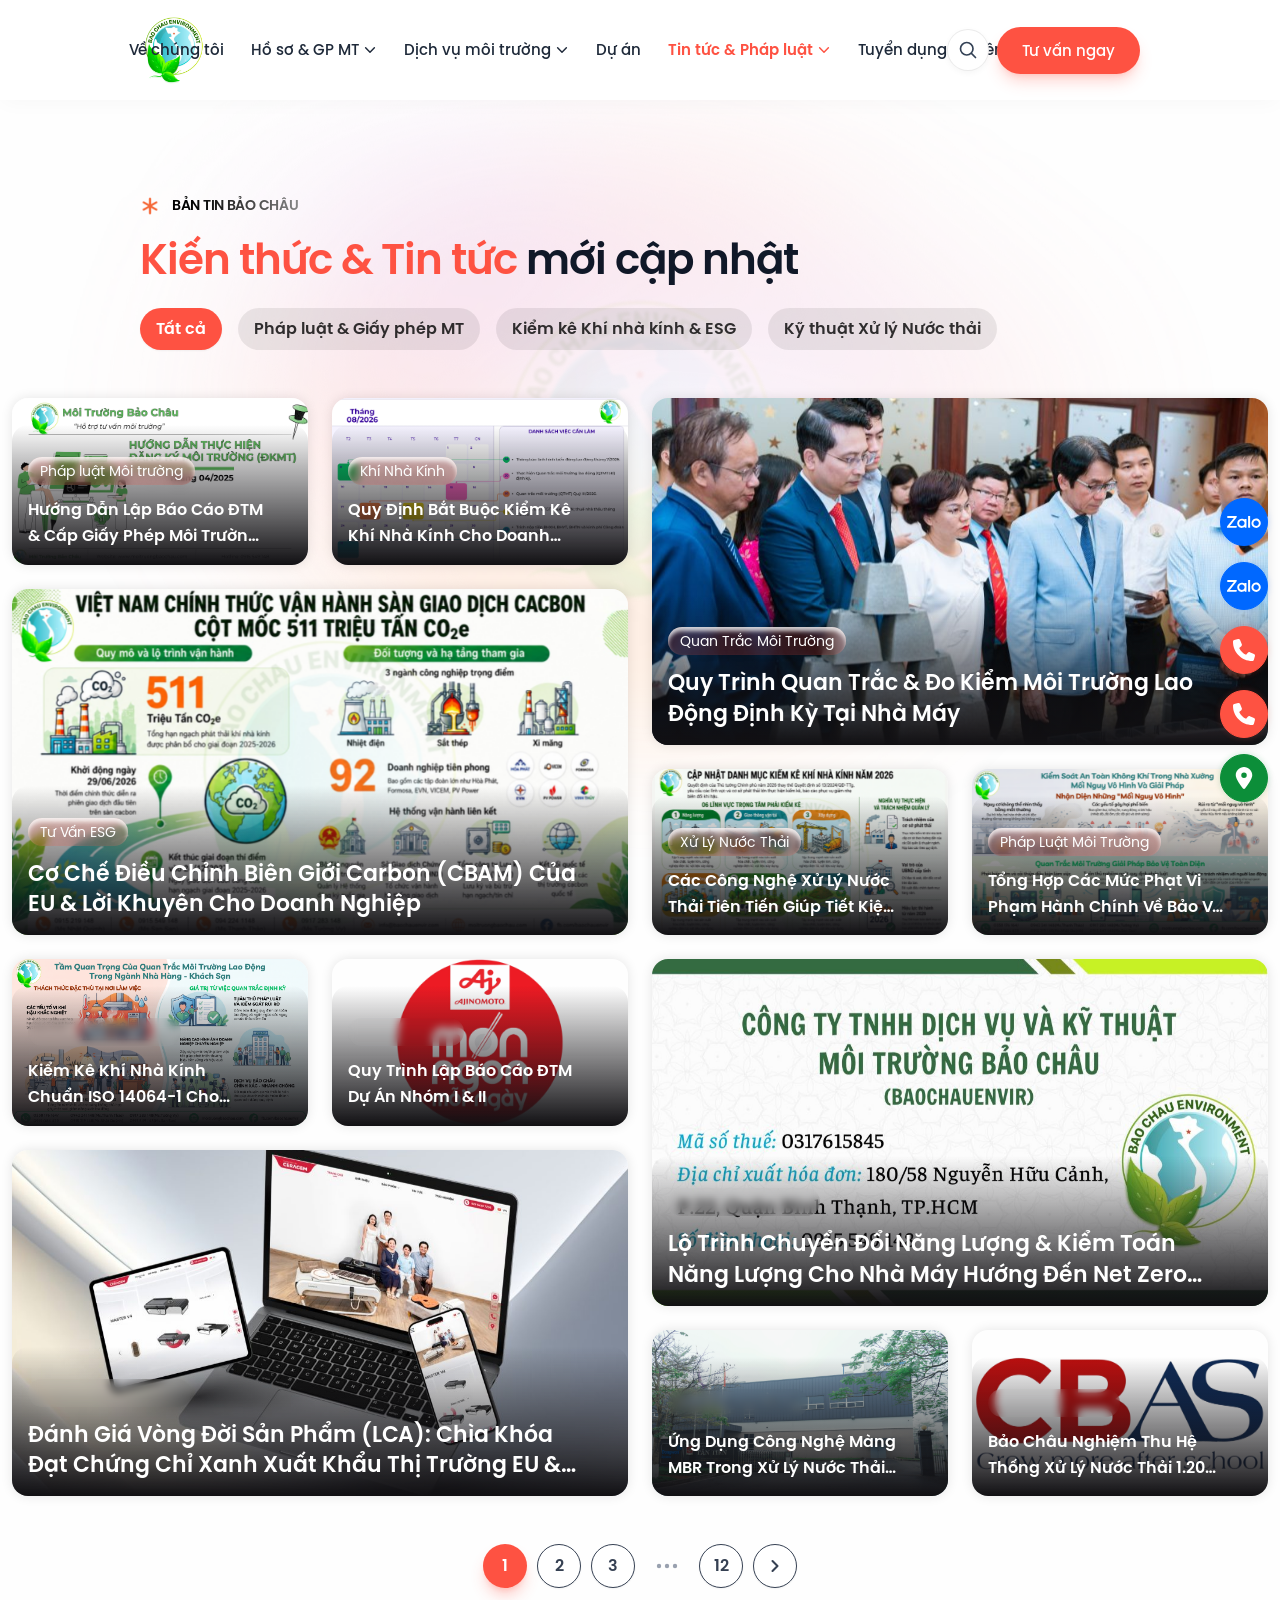
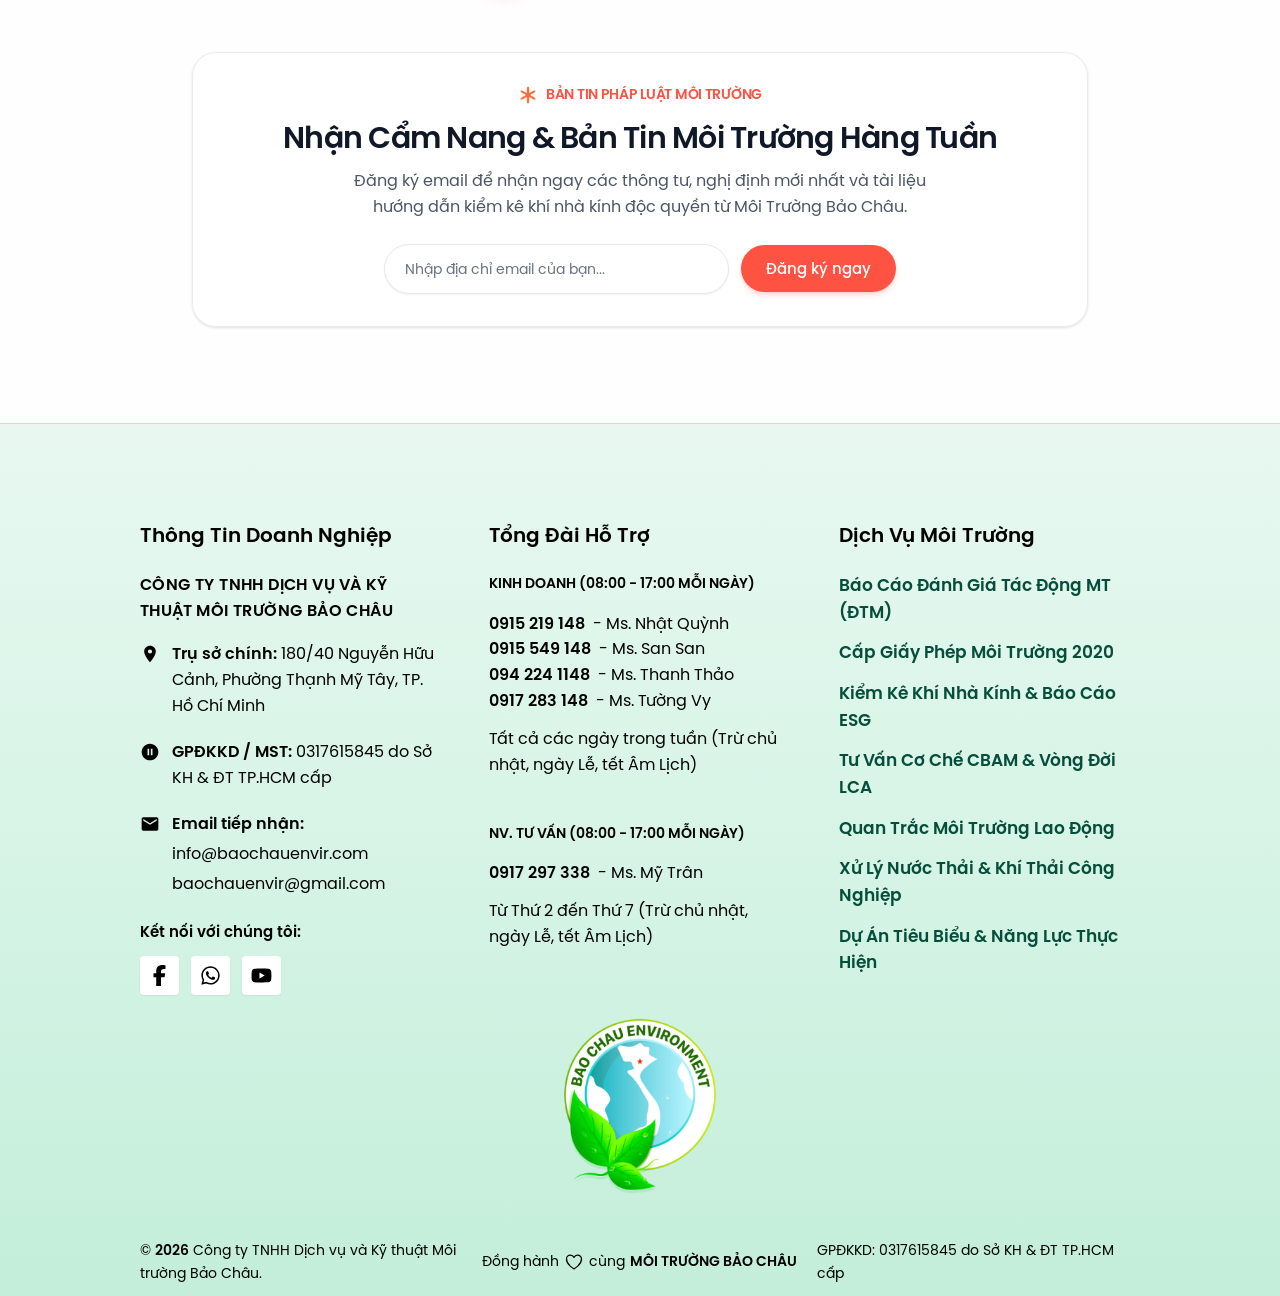
<file: news.html>
<!doctype html>
<html lang="vi" prefix="og: https://ogp.me/ns#" class="no-js">
  <head>
    <meta charset="UTF-8" />
    <meta name="viewport" content="width=device-width, initial-scale=1.0" />
    <meta name="format-detection" content="telephone=no,email=no,address=no" />
    <title>
      Tin Tức Môi Trường, Pháp Luật BVMT & Cẩm Nang ESG - Môi Trường Bảo Châu
    </title>
    <meta
      name="description"
      content="Cập nhật tin tức môi trường mới nhất, văn bản pháp luật BVMT 2020, cẩm nang kiểm kê khí nhà kính ESG, CBAM và kỹ thuật xử lý nước thải từ chuyên gia Môi Trường Bảo Châu."
    />
    <meta
      name="robots"
      content="follow, index, max-snippet:-1, max-video-preview:-1, max-image-preview:large"
    />
    <link rel="canonical" href="news.html" />
    <meta
      name="keywords"
      content="tin tức môi trường, luật bảo vệ môi trường 2020, giấy phép môi trường, kiểm kê khí nhà kính, báo cáo ESG, xử lý nước thải, CBAM EU, tin tức Môi Trường Bảo Châu"
    />
    <meta property="og:locale" content="vi_VN" />
    <meta property="og:type" content="website" />
    <meta
      property="og:title"
      content="Tin Tức Môi Trường, Pháp Luật BVMT & Cẩm Nang ESG - Môi Trường Bảo Châu"
    />
    <meta
      property="og:description"
      content="Tổng hợp tin tức chuyên ngành môi trường, quy định pháp luật mới nhất và giải pháp phát triển bền vững cho doanh nghiệp."
    />
    <meta property="og:url" content="https://moitruongbaochau.com/news.html" />
    <meta property="og:site_name" content="Môi Trường Bảo Châu" />
    <meta
      property="og:image"
      content="images/Huong-Dan-Thuc-Hien-Dang-Ky-Moi-Truong-1024x576.png"
    />
    <meta property="og:image:width" content="1024" />
    <meta property="og:image:height" content="576" />
    <meta property="og:image:type" content="image/png" />
    <meta name="twitter:card" content="summary_large_image" />
    <meta
      name="twitter:title"
      content="Tin Tức Môi Trường & Pháp Luật - Môi Trường Bảo Châu"
    />
    <meta
      name="twitter:description"
      content="Cập nhật tin tức pháp luật BVMT 2020, kiểm kê khí nhà kính ESG và kỹ thuật xử lý môi trường mới nhất."
    />
    <meta
      name="twitter:image"
      content="images/Huong-Dan-Thuc-Hien-Dang-Ky-Moi-Truong-1024x576.png"
    />

    <link rel="stylesheet" href="css/style.css" />
    <link rel="icon" href="images/cropped-chuan-192x192.png" sizes="32x32" />
    <link rel="icon" href="images/cropped-chuan-192x192.png" sizes="192x192" />
    <link rel="apple-touch-icon" href="images/cropped-chuan-192x192.png" />
  </head>

  <body
    class="page-template-default page wp-embed-responsive wp-theme-hd wp-child-theme-hd-child"
    itemtype="https://schema.org/Blog"
    itemscope
  >
    <!-- OFF-CANVAS MOBILE MENU DRAWER -->
    <div
      class="off-canvas fixed top-0 right-0 h-full w-[310px] sm:w-[360px] max-w-[85vw] bg-white shadow-2xl z-[99999] flex flex-col justify-between transition-transform duration-300 translate-x-full invisible [&.is-open]:visible [&.is-open]:translate-x-0"
      id="offCanvasMenu"
      data-fx-off-canvas=""
      data-content-scroll="true"
    >
      <!-- Header Drawer: Logo & Close Button -->
      <div
        class="flex items-center justify-between px-4 py-3.5 border-b border-gray-100 bg-white gap-2"
      >
        <a href="index.html" class="flex items-center gap-2.5 min-w-0 flex-1" rel="home">
          <img
            src="images/logo-leave-png-min.png"
            width="36"
            height="36"
            class="h-9 w-9 shrink-0 object-contain"
            style="width: 36px; height: 36px; min-width: 36px; min-height: 36px; max-width: 36px; max-height: 36px;"
            alt="Môi Trường Bảo Châu"
            loading="eager"
          />
          <div class="flex flex-col min-w-0">
            <span
              class="font-bold text-[13px] text-[#064e3b] uppercase leading-tight tracking-tight truncate"
              >Môi Trường Bảo Châu</span
            >
            <span class="text-[10px] text-black font-medium truncate"
              >Tư vấn &amp; Kỹ thuật MT</span
            >
          </div>
        </a>
        <button
          class="flex items-center justify-center size-8 shrink-0 rounded-full bg-gray-100 hover:bg-gray-200 text-black hover:text-gray-900 transition-colors cursor-pointer"
          style="width: 32px; height: 32px; min-width: 32px; min-height: 32px;"
          aria-label="Đóng menu"
          type="button"
          data-close=""
        >
          <svg
            width="18"
            height="18"
            xmlns="http://www.w3.org/2000/svg"
            fill="none"
            viewBox="0 0 24 24"
            stroke-width="2.5"
            stroke="currentColor"
          >
            <path
              stroke-linecap="round"
              stroke-linejoin="round"
              d="M6 18L18 6M6 6l12 12"
            />
          </svg>
        </button>
      </div>

      <!-- Quick Search -->
      <div class="px-4 pt-3.5 pb-2">
        <form
          action="#"
          class="relative flex items-center"
          method="get"
          accept-charset="UTF-8"
        >
          <input
            id="mobile-search-input"
            required=""
            type="search"
            autocomplete="off"
            name="s"
            value=""
            placeholder="Tìm dịch vụ: ĐTM, Giấy phép MT..."
            class="w-full bg-gray-50 border border-gray-200 text-[13.5px] rounded-full pl-4 pr-10 py-2.5 text-gray-800 placeholder-gray-400 focus:outline-none focus:border-primary focus:bg-white transition-all shadow-xs"
          />
          <button
            type="submit"
            class="absolute right-3 text-gray-400 hover:text-primary transition-colors"
            aria-label="Tìm kiếm"
          >
            <svg
              class="size-4.5 w-4.5 h-4.5"
              width="18"
              height="18"
              xmlns="http://www.w3.org/2000/svg"
              fill="none"
              viewBox="0 0 24 24"
              stroke-width="2"
              stroke="currentColor"
            >
              <path
                stroke-linecap="round"
                stroke-linejoin="round"
                d="m21 21-5.197-5.197m0 0A7.5 7.5 0 1 0 5.196 5.196a7.5 7.5 0 0 0 10.607 10.607Z"
              />
            </svg>
          </button>
        </form>
      </div>

      <!-- Main Mobile Navigation Accordion -->
      <div class="menu-outer flex-1 overflow-y-auto px-4 py-2">
        <ul
          id="menu-29035c419b"
          class="menu vertical vertical-menu mobile-menu flex flex-col gap-1 text-[14.5px]"
        >
          <li>
            <a
              href="about.html"
              class="mobile-nav-link flex items-center py-2.5 px-3 rounded-xl font-medium text-gray-800 hover:bg-gray-50 hover:text-primary transition-colors"
              >Về chúng tôi</a
            >
          </li>

          <!-- Accordion 1: Hồ sơ & Giấy phép MT -->
          <li class="has-submenu">
            <button
              type="button"
              class="mobile-submenu-toggle w-full flex items-center justify-between py-2.5 px-3 rounded-xl font-medium text-gray-800 hover:bg-gray-50 hover:text-primary transition-colors cursor-pointer text-left"
            >
              <span>Hồ sơ & Giấy phép MT</span>
              <svg
                class="submenu-chevron size-4 w-4 h-4 text-gray-400 transition-transform duration-200"
                width="16"
                height="16"
                fill="none"
                viewBox="0 0 24 24"
                stroke="currentColor"
                stroke-width="2"
              >
                <path
                  stroke-linecap="round"
                  stroke-linejoin="round"
                  d="M19.5 8.25l-7.5 7.5-7.5-7.5"
                />
              </svg>
            </button>
            <ul
              class="submenu hidden pl-3.5 my-1 flex flex-col gap-0.5 border-l-2 border-primary/40 ml-3"
            >
              <li>
                <a
                  href="index.html#section-4bdc829f17"
                  class="mobile-nav-link block py-2 px-2.5 text-[13.5px] rounded-lg text-gray-600 hover:text-primary hover:bg-primary/5 transition-colors font-medium"
                  >Báo Cáo ĐTM (Luật 2020)</a
                >
              </li>
              <li>
                <a
                  href="service-detail.html"
                  class="mobile-nav-link block py-2 px-2.5 text-[13.5px] rounded-lg text-gray-600 hover:text-primary hover:bg-primary/5 transition-colors font-medium"
                  >Giấy Phép Môi Trường Cơ Sở</a
                >
              </li>
              <li>
                <a
                  href="index.html#section-4bdc829f17"
                  class="mobile-nav-link block py-2 px-2.5 text-[13.5px] rounded-lg text-gray-600 hover:text-primary hover:bg-primary/5 transition-colors font-medium"
                  >Đăng Ký Môi Trường Cấp Xã/Huyện</a
                >
              </li>
              <li>
                <a
                  href="index.html#section-4bdc829f17"
                  class="mobile-nav-link block py-2 px-2.5 text-[13.5px] rounded-lg text-gray-600 hover:text-primary hover:bg-primary/5 transition-colors font-medium"
                  >Báo Cáo BVMT Định Kỳ Hàng Năm</a
                >
              </li>
              <li>
                <a
                  href="index.html#section-4bdc829f17"
                  class="mobile-nav-link block py-2 px-2.5 text-[13.5px] rounded-lg text-gray-600 hover:text-primary hover:bg-primary/5 transition-colors font-medium"
                  >Ứng Phó Sự Cố MT & Hóa Chất</a
                >
              </li>
              <li>
                <a
                  href="index.html#section-4bdc829f17"
                  class="mobile-nav-link block py-2 px-2.5 text-[13.5px] rounded-lg text-gray-600 hover:text-primary hover:bg-primary/5 transition-colors font-medium"
                  >Quan Trắc Môi Trường Lao Động</a
                >
              </li>
              <li>
                <a
                  href="index.html#section-4bdc829f17"
                  class="mobile-nav-link block py-2 px-2.5 text-[13.5px] rounded-lg text-gray-600 hover:text-primary hover:bg-primary/5 transition-colors font-medium"
                  >Lập Bản Đồ Tiếng Ồn (Noise Map)</a
                >
              </li>
            </ul>
          </li>

          <!-- Accordion 2: Dịch vụ môi trường -->
          <li class="has-submenu">
            <button
              type="button"
              class="mobile-submenu-toggle w-full flex items-center justify-between py-2.5 px-3 rounded-xl font-medium text-gray-800 hover:bg-gray-50 hover:text-primary transition-colors cursor-pointer text-left"
            >
              <span>Dịch vụ môi trường</span>
              <svg
                class="submenu-chevron size-4 w-4 h-4 text-gray-400 transition-transform duration-200"
                width="16"
                height="16"
                fill="none"
                viewBox="0 0 24 24"
                stroke="currentColor"
                stroke-width="2"
              >
                <path
                  stroke-linecap="round"
                  stroke-linejoin="round"
                  d="M19.5 8.25l-7.5 7.5-7.5-7.5"
                />
              </svg>
            </button>
            <ul
              class="submenu hidden pl-3.5 my-1 flex flex-col gap-0.5 border-l-2 border-primary/40 ml-3"
            >
              <li>
                <a
                  href="index.html#section-4bdc829f17"
                  class="mobile-nav-link block py-2 px-2.5 text-[13.5px] rounded-lg text-gray-600 hover:text-primary hover:bg-primary/5 transition-colors font-medium"
                  >Kiểm Kê Khí Nhà Kính (ISO 14064)</a
                >
              </li>
              <li>
                <a
                  href="index.html#section-4bdc829f17"
                  class="mobile-nav-link block py-2 px-2.5 text-[13.5px] rounded-lg text-gray-600 hover:text-primary hover:bg-primary/5 transition-colors font-medium"
                  >Tư Vấn Cơ Chế CBAM Châu Âu</a
                >
              </li>
              <li>
                <a
                  href="index.html#section-4bdc829f17"
                  class="mobile-nav-link block py-2 px-2.5 text-[13.5px] rounded-lg text-gray-600 hover:text-primary hover:bg-primary/5 transition-colors font-medium"
                  >Đánh Giá Vòng Đời Sản Phẩm (LCA)</a
                >
              </li>
              <li>
                <a
                  href="index.html#section-4bdc829f17"
                  class="mobile-nav-link block py-2 px-2.5 text-[13.5px] rounded-lg text-gray-600 hover:text-primary hover:bg-primary/5 transition-colors font-medium"
                  >Tư Vấn Báo Cáo Bền Vững ESG</a
                >
              </li>
              <li>
                <a
                  href="index.html#section-4bdc829f17"
                  class="mobile-nav-link block py-2 px-2.5 text-[13.5px] rounded-lg text-gray-600 hover:text-primary hover:bg-primary/5 transition-colors font-medium"
                  >Thiết Kế Trạm Xử Lý Nước Thải</a
                >
              </li>
              <li>
                <a
                  href="index.html#section-4bdc829f17"
                  class="mobile-nav-link block py-2 px-2.5 text-[13.5px] rounded-lg text-gray-600 hover:text-primary hover:bg-primary/5 transition-colors font-medium"
                  >Hệ Thống Xử Lý Khí Thải & Bụi</a
                >
              </li>
              <li>
                <a
                  href="index.html#section-4bdc829f17"
                  class="mobile-nav-link block py-2 px-2.5 text-[13.5px] rounded-lg text-gray-600 hover:text-primary hover:bg-primary/5 transition-colors font-medium"
                  >Thu Gom & Quản Lý Chất Thải</a
                >
              </li>
              <li>
                <a
                  href="index.html#section-4bdc829f17"
                  class="mobile-nav-link block py-2 px-2.5 text-[13.5px] rounded-lg text-gray-600 hover:text-primary hover:bg-primary/5 transition-colors font-medium"
                  >Cung Cấp Hóa Chất & Vi Sinh MT</a
                >
              </li>
            </ul>
          </li>

          <li>
            <a
              href="project.html"
              class="mobile-nav-link flex items-center py-2.5 px-3 rounded-xl font-medium text-gray-800 hover:bg-gray-50 hover:text-primary transition-colors"
              >Dự án</a
            >
          </li>

          <!-- Accordion 3: Tin tức & Pháp luật (ACTIVE) -->
          <li class="has-submenu">
            <button
              type="button"
              class="mobile-submenu-toggle w-full flex items-center justify-between py-2.5 px-3 rounded-xl font-bold text-primary bg-primary/10 transition-colors cursor-pointer text-left"
            >
              <span>Tin tức & Pháp luật</span>
              <svg
                class="submenu-chevron size-4 w-4 h-4 text-primary transition-transform duration-200"
                width="16"
                height="16"
                fill="none"
                viewBox="0 0 24 24"
                stroke="currentColor"
                stroke-width="2"
              >
                <path
                  stroke-linecap="round"
                  stroke-linejoin="round"
                  d="M19.5 8.25l-7.5 7.5-7.5-7.5"
                />
              </svg>
            </button>
            <ul
              class="submenu hidden pl-3.5 my-1 flex flex-col gap-0.5 border-l-2 border-primary/40 ml-3"
            >
              <li>
                <a
                  href="news.html"
                  class="mobile-nav-link block py-2 px-2.5 text-[13.5px] rounded-lg text-gray-600 hover:text-primary hover:bg-primary/5 transition-colors font-medium"
                  >Tất Cả Tin Tức</a
                >
              </li>
              <li>
                <a
                  href="news-detail.html"
                  class="mobile-nav-link block py-2 px-2.5 text-[13.5px] rounded-lg text-gray-600 hover:text-primary hover:bg-primary/5 transition-colors font-medium"
                  >Luật Bảo Vệ Môi Trường 2020</a
                >
              </li>
              <li>
                <a
                  href="news-detail.html"
                  class="mobile-nav-link block py-2 px-2.5 text-[13.5px] rounded-lg text-gray-600 hover:text-primary hover:bg-primary/5 transition-colors font-medium"
                  >Nghị định 08/2022/NĐ-CP Hướng Dẫn</a
                >
              </li>
              <li>
                <a
                  href="news.html"
                  class="mobile-nav-link block py-2 px-2.5 text-[13.5px] rounded-lg text-gray-600 hover:text-primary hover:bg-primary/5 transition-colors font-medium"
                  >Cẩm Nang Kiểm Kê Khí Nhà Kính</a
                >
              </li>
              <li>
                <a
                  href="news.html"
                  class="mobile-nav-link block py-2 px-2.5 text-[13.5px] rounded-lg text-gray-600 hover:text-primary hover:bg-primary/5 transition-colors font-medium"
                  >Khai Báo CBAM Xuất Khẩu EU</a
                >
              </li>
              <li>
                <a
                  href="news.html"
                  class="mobile-nav-link block py-2 px-2.5 text-[13.5px] rounded-lg text-gray-600 hover:text-primary hover:bg-primary/5 transition-colors font-medium"
                  >Công Nghệ Xử Lý Nước Thải</a
                >
              </li>
            </ul>
          </li>

          <li>
            <a
              href="recruitment.html"
              class="mobile-nav-link flex items-center py-2.5 px-3 rounded-xl font-medium text-gray-800 hover:bg-gray-50 hover:text-primary transition-colors"
              >Tuyển dụng</a
            >
          </li>

          <li>
            <a
              href="contact.html"
              class="mobile-nav-link flex items-center py-2.5 px-3 rounded-xl font-medium text-gray-800 hover:bg-gray-50 hover:text-primary transition-colors"
              >Liên hệ</a
            >
          </li>
        </ul>
      </div>

      <!-- Quick Action Footer: Hotline & Zalo Button -->
      <div class="p-4 border-t border-gray-100 bg-gray-50/80 flex flex-col gap-2">
        <a
          href="tel:0915549148"
          class="flex items-center justify-center gap-2 w-full py-2.5 px-4 rounded-xl bg-primary hover:bg-[#e03e2f] text-white font-bold text-[14px] shadow-sm shadow-primary/25 transition-all text-center"
        >
          <svg
            class="size-4"
            fill="none"
            viewBox="0 0 24 24"
            stroke="currentColor"
            stroke-width="2"
          >
            <path
              stroke-linecap="round"
              stroke-linejoin="round"
              d="M2.25 6.75c0 8.284 6.716 15 15 15h2.25a2.25 2.25 0 002.25-2.25v-1.372c0-.516-.351-.966-.852-1.091l-4.423-1.106c-.44-.11-.902.055-1.173.417l-.97 1.293c-.282.376-.769.542-1.21.38a12.035 12.035 0 01-7.143-7.143c-.162-.441.004-.928.38-1.21l1.293-.97c.363-.271.527-.734.417-1.173L6.963 3.102a1.125 1.125 0 00-1.091-.852H4.5A2.25 2.25 0 002.25 4.5v2.25z"
            />
          </svg>
          Hotline: 0915 549 148
        </a>
        <p class="text-[11px] text-black text-center">Hỗ trợ tư vấn 24/7 (Thứ 2 - Thứ 7)</p>
      </div>
    </div>
    <div class="relative">
      <header
        data-fx-sticky=""
        id="header"
        class="site-header"
        itemtype="https://schema.org/WPHeader"
        itemscope=""
      >
        <div id="masthead" class="masthead py-4 sm:py-5 glass-effect transition-all duration-300">
          <div class="container px-3 sm:px-4 mx-auto flex items-center justify-between gap-2 sm:gap-4">
            <div class="masthead-logo flex-shrink-0">
              <div class="site-logo">
                <a class="logo flex items-center" title="MÔI TRƯỜNG BẢO CHÂU" href="index.html" rel="home"
                  ><span class="custom-logo-link"
                    ><img
                      src="images/logo-leave-png-min.png"
                      class="custom-logo h-14 sm:h-16 lg:h-18 w-auto object-contain transition-transform duration-300 hover:scale-105"
                      alt="Môi Trường Bảo Châu"
                      loading="eager"
                      fetchpriority="high"
                      decoding="async" /></span
                ></a>
                <p class="sr-only">MÔI TRƯỜNG BẢO CHÂU</p>
              </div>
            </div>
            <div
              class="nav-container pl-2 pr-2 xl:pl-6 xl:pr-4 hidden lg:flex items-center justify-center flex-1"
            >
              <nav class="nav" id="main-nav">
                <ul
                  id="menu-8c6d27c2ee"
                  class="dropdown menu horizontal-menu main-nav u-flex-x items-center gap-1 xl:gap-2 min-h-11 xl:min-h-12 bg-black/6 backdrop-blur-md pt-1 px-3.5 xl:px-6 pb-1 rounded-full"
                  data-fx-dropdown-menu=""
                  data-hover="true"
                  data-autohide="true"
                >
                  <li>
                    <a
                      href="about.html"
                      class="flex items-center h-full font-medium text-[14.5px] xl:text-[15px] text-gray-800 dark:text-gray-200 hover:text-primary dark:hover:text-primary transition-colors py-2 px-3 rounded-full hover:bg-black/5"
                      >Về chúng tôi</a
                    >
                  </li>
                  <li class="col-2 menu-mega">
                    <a
                      href="index.html#section-4bdc829f17"
                      class="flex items-center h-full font-medium text-[14.5px] xl:text-[15px] text-gray-800 dark:text-gray-200 hover:text-primary dark:hover:text-primary transition-colors py-2 px-3 rounded-full hover:bg-black/5 gap-1"
                      >Hồ sơ & GP MT
                      <svg
                        class="size-3.5 w-3.5 h-3.5 opacity-60"
                        width="14"
                        height="14"
                        fill="none"
                        viewBox="0 0 24 24"
                        stroke="currentColor"
                        stroke-width="2.5"
                      >
                        <path
                          stroke-linecap="round"
                          stroke-linejoin="round"
                          d="M19.5 8.25l-7.5 7.5-7.5-7.5"
                        />
                      </svg>
                    </a>
                    <ul class="submenu vertical menu">
                      <li>
                        <a
                          href="index.html#section-4bdc829f17"
                          class="text-[14.5px] font-bold! text-primary uppercase pb-1 border-b border-white/10"
                          >Hồ sơ pháp lý môi trường</a
                        >
                        <ul class="submenu vertical menu">
                          <li>
                            <a href="index.html#section-4bdc829f17" title="Báo Cáo ĐTM"
                              >Báo Cáo ĐTM (Luật BVMT 2020)</a
                            >
                          </li>
                          <li>
                            <a
                              href="service-detail.html"
                              title="Giấy Phép Môi Trường"
                              >Giấy Phép Môi Trường Cơ Sở</a
                            >
                          </li>
                          <li>
                            <a
                              href="index.html#section-4bdc829f17"
                              title="Đăng Ký Môi Trường"
                              >Đăng Ký Môi Trường Cấp Huyện/Xã</a
                            >
                          </li>
                          <li>
                            <a
                              href="index.html#section-4bdc829f17"
                              title="Báo Cáo Công Tác BVMT Định Kỳ"
                              >Báo Cáo Công Tác BVMT Định Kỳ</a
                            >
                          </li>
                          <li>
                            <a
                              href="index.html#section-4bdc829f17"
                              title="Ứng Phó Sự Cố Môi Trường"
                              >Kế Hoạch Phòng Ngừa Sự Cố MT</a
                            >
                          </li>
                        </ul>
                      </li>
                      <li>
                        <a
                          href="index.html#section-4bdc829f17"
                          class="text-[14.5px] font-bold! text-primary uppercase pb-1 border-b border-white/10"
                          >Tư vấn & Giám sát</a
                        >
                        <ul class="submenu vertical menu">
                          <li>
                            <a
                              href="index.html#section-4bdc829f17"
                              title="Quan Trắc Môi Trường Lao Động"
                              >Quan Trắc Môi Trường Lao Động</a
                            >
                          </li>
                          <li>
                            <a
                              href="index.html#section-4bdc829f17"
                              title="Lập Bản Đồ Tiếng Ồn"
                              >Lập Bản Đồ Tiếng Ồn (Noise Map)</a
                            >
                          </li>
                          <li>
                            <a
                              href="index.html#section-4bdc829f17"
                              title="Phương Án Phục Hồi MT"
                              >Phương Án Cải Tạo Phục Hồi MT</a
                            >
                          </li>
                          <li>
                            <a
                              href="index.html#section-4bdc829f17"
                              title="Khai Thác Nước Ngầm"
                              >Giấy Phép Khai Thác Nước Ngầm</a
                            >
                          </li>
                          <li>
                            <a
                              href="index.html#section-4bdc829f17"
                              title="Nghiệm Thu Công Trình MT"
                              >Nghiệm Thu Công Trình BVMT</a
                            >
                          </li>
                        </ul>
                      </li>
                    </ul>
                  </li>
                  <li class="col-2 menu-mega">
                    <a
                      href="index.html#section-4bdc829f17"
                      class="flex items-center h-full font-medium text-[14.5px] xl:text-[15px] text-gray-800 dark:text-gray-200 hover:text-primary dark:hover:text-primary transition-colors py-2 px-3 rounded-full hover:bg-black/5 gap-1"
                      >Dịch vụ môi trường
                      <svg
                        class="size-3.5 w-3.5 h-3.5 opacity-60"
                        width="14"
                        height="14"
                        fill="none"
                        viewBox="0 0 24 24"
                        stroke="currentColor"
                        stroke-width="2.5"
                      >
                        <path
                          stroke-linecap="round"
                          stroke-linejoin="round"
                          d="M19.5 8.25l-7.5 7.5-7.5-7.5"
                        />
                      </svg>
                    </a>
                    <ul class="submenu vertical menu">
                      <li>
                        <a
                          href="index.html#section-4bdc829f17"
                          class="text-[14.5px] font-bold! text-primary uppercase pb-1 border-b border-white/10"
                          >Khí hậu & Chuyển đổi xanh</a
                        >
                        <ul class="submenu vertical menu">
                          <li>
                            <a
                              href="index.html#section-4bdc829f17"
                              title="Kiểm Kê Khí Nhà Kính"
                              >Kiểm Kê Khí Nhà Kính (ISO 14064)</a
                            >
                          </li>
                          <li>
                            <a
                              href="index.html#section-4bdc829f17"
                              title="Tư Vấn Cơ Chế CBAM EU"
                              >Tư Vấn Cơ Chế CBAM Xuất Khẩu EU</a
                            >
                          </li>
                          <li>
                            <a
                              href="index.html#section-4bdc829f17"
                              title="Đánh Giá Vòng Đời LCA"
                              >Đánh Giá Vòng Đời Sản Phẩm (LCA)</a
                            >
                          </li>
                          <li>
                            <a href="index.html#section-4bdc829f17" title="Chiến Lược ESG"
                              >Tư Vấn & Báo Cáo Phát Triển ESG</a
                            >
                          </li>
                          <li>
                            <a href="index.html#section-4bdc829f17" title="Tín Chỉ Carbon"
                              >Tư Vấn Dự Án Tín Chỉ Carbon</a
                            >
                          </li>
                        </ul>
                      </li>
                      <li>
                        <a
                          href="index.html#section-4bdc829f17"
                          class="text-[14.5px] font-bold! text-primary uppercase pb-1 border-b border-white/10"
                          >Công nghệ & Xử lý MT</a
                        >
                        <ul class="submenu vertical menu">
                          <li>
                            <a
                              href="index.html#section-4bdc829f17"
                              title="Xử Lý Nước Thải"
                              >Hệ Thống Xử Lý Nước Thải</a
                            >
                          </li>
                          <li>
                            <a
                              href="index.html#section-4bdc829f17"
                              title="Xử Lý Khí Thải & Bụi"
                              >Hệ Thống Xử Lý Khí Thải & Bụi</a
                            >
                          </li>
                          <li>
                            <a
                              href="index.html#section-4bdc829f17"
                              title="Quản Lý Chất Thải"
                              >Thu Gom & Xử Lý Chất Thải Nguy Hại</a
                            >
                          </li>
                          <li>
                            <a
                              href="index.html#section-4bdc829f17"
                              title="Men Vi Sinh & Hóa Chất MT"
                              >Cung Cấp Men Vi Sinh & Hóa Chất</a
                            >
                          </li>
                          <li>
                            <a
                              href="index.html#section-4bdc829f17"
                              title="Bảo Trì Vận Hành"
                              >Bảo Trì & Vận Hành Trạm XLNT</a
                            >
                          </li>
                        </ul>
                      </li>
                    </ul>
                  </li>
                  <li>
                    <a
                      href="project.html"
                      class="flex items-center h-full font-medium text-[14.5px] xl:text-[15px] text-gray-800 dark:text-gray-200 hover:text-primary dark:hover:text-primary transition-colors py-2 px-3 rounded-full hover:bg-black/5"
                      >Dự án</a
                    >
                  </li>

                  <!-- MORE MENU ITEM FOR COMPACT SCREENS (1024px - 1279px) -->
                  <li class="nav-item-more relative">
                    <a
                      href="javascript:;"
                      class="flex items-center justify-center h-full font-bold text-base text-primary transition-colors py-2 px-3 rounded-full hover:bg-black/5 leading-none cursor-pointer"
                      title="Xem thêm"
                      aria-label="Xem thêm menu"
                    >
                      ...
                    </a>
                    <ul class="submenu vertical menu bg-white/95 backdrop-blur-md rounded-2xl shadow-xl border border-black/8 py-2 px-1.5 min-w-[210px] text-[14px]">
                      <li>
                        <a
                          href="news.html"
                          class="flex items-center justify-between py-2 px-3 rounded-xl font-bold text-primary bg-primary/5 transition-colors"
                        >
                          <span>Tin tức &amp; Pháp luật</span>
                        </a>
                      </li>
                      <li>
                        <a
                          href="recruitment.html"
                          class="flex items-center py-2 px-3 rounded-xl font-medium text-gray-800 hover:text-primary hover:bg-primary/5 transition-colors"
                        >
                          Tuyển dụng
                        </a>
                      </li>
                      <li>
                        <a
                          href="contact.html"
                          class="flex items-center py-2 px-3 rounded-xl font-medium text-gray-800 hover:text-primary hover:bg-primary/5 transition-colors"
                        >
                          Liên hệ
                        </a>
                      </li>
                    </ul>
                  </li>

                  <li class="col-3 menu-mega nav-item-extended">
                    <a
                      href="news.html"
                      class="flex items-center h-full font-semibold text-[14.5px] xl:text-[15px] text-primary transition-colors py-2 px-3 rounded-full bg-black/5 gap-1"
                      >Tin tức & Pháp luật
                      <svg
                        class="size-3.5 w-3.5 h-3.5 opacity-60"
                        width="14"
                        height="14"
                        fill="none"
                        viewBox="0 0 24 24"
                        stroke="currentColor"
                        stroke-width="2.5"
                      >
                        <path
                          stroke-linecap="round"
                          stroke-linejoin="round"
                          d="M19.5 8.25l-7.5 7.5-7.5-7.5"
                        />
                      </svg>
                    </a>
                    <ul class="submenu vertical menu">
                      <li>
                        <a
                          href="index.html#section-b2b918f0c9"
                          class="text-[14px] font-bold! text-primary uppercase pb-1 border-b border-white/10"
                          >Pháp luật Môi trường</a
                        >
                        <ul class="submenu vertical menu">
                          <li>
                            <a href="index.html#section-b2b918f0c9"
                              >Luật Bảo Vệ Môi Trường 2020</a
                            >
                          </li>
                          <li>
                            <a href="index.html#section-b2b918f0c9"
                              >Nghị định 08/2022/NĐ-CP Chi Tiết</a
                            >
                          </li>
                          <li>
                            <a href="index.html#section-b2b918f0c9"
                              >Thông tư 02/2022/TT-BTNMT</a
                            >
                          </li>
                          <li>
                            <a href="index.html#section-b2b918f0c9"
                              >Xử Phạt Vi Phạm Hành Chính MT</a
                            >
                          </li>
                        </ul>
                      </li>
                      <li>
                        <a
                          href="index.html#section-b2b918f0c9"
                          class="text-[14px] font-bold! text-primary uppercase pb-1 border-b border-white/10"
                          >ESG & Net Zero</a
                        >
                        <ul class="submenu vertical menu">
                          <li>
                            <a href="index.html#section-b2b918f0c9"
                              >Cẩm Nang Kiểm Kê Khí Nhà Kính</a
                            >
                          </li>
                          <li>
                            <a href="index.html#section-b2b918f0c9"
                              >Hướng Dẫn Khai Báo CBAM EU</a
                            >
                          </li>
                          <li>
                            <a href="index.html#section-b2b918f0c9"
                              >Lộ Trình Net Zero 2050 Việt Nam</a
                            >
                          </li>
                          <li>
                            <a href="index.html#section-b2b918f0c9"
                              >Thị Trường Tín Chỉ Carbon</a
                            >
                          </li>
                        </ul>
                      </li>
                      <li>
                        <a
                          href="index.html#section-b2b918f0c9"
                          class="text-[14px] font-bold! text-primary uppercase pb-1 border-b border-white/10"
                          >Kỹ thuật & Công nghệ</a
                        >
                        <ul class="submenu vertical menu">
                          <li>
                            <a href="index.html#section-b2b918f0c9"
                              >Công Nghệ MBR / MBBR Nước Thải</a
                            >
                          </li>
                          <li>
                            <a href="index.html#section-b2b918f0c9"
                              >Xử Lý Khí Thải Tháp Hấp Thụ</a
                            >
                          </li>
                          <li>
                            <a href="index.html#section-b2b918f0c9"
                              >Khắc Phục Sự Cố Vi Sinh Bùn Nổi</a
                            >
                          </li>
                          <li>
                            <a href="index.html#section-b2b918f0c9"
                              >Quy Trình Đo Kiểm Môi Trường LĐ</a
                            >
                          </li>
                        </ul>
                      </li>
                    </ul>
                  </li>
                  <li class="nav-item-extended">
                    <a
                      href="recruitment.html"
                      class="flex items-center h-full font-medium text-[14.5px] xl:text-[15px] text-gray-800 dark:text-gray-200 hover:text-primary dark:hover:text-primary transition-colors py-2 px-3 rounded-full hover:bg-black/5"
                      >Tuyển dụng</a
                    >
                  </li>
                  <li class="nav-item-extended">
                    <a
                      href="contact.html"
                      class="flex items-center h-full font-medium text-[14.5px] xl:text-[15px] text-gray-800 dark:text-gray-200 hover:text-primary dark:hover:text-primary transition-colors py-2 px-3 rounded-full hover:bg-black/5"
                      >Liên hệ</a
                    >
                  </li>
                </ul>
              </nav>
            </div>
            <div class="header-actions flex items-center gap-2 sm:gap-3 flex-shrink-0">
              <div class="all_search_dark_mode flex flex-[0_0_auto] items-center">
                <div class="dropdown-search relative">
                  <a
                    class="dropdown-trigger flex items-center justify-center size-10 sm:size-10.5 rounded-full bg-white/90 dark:bg-gray-800/90 border border-gray-200/90 dark:border-gray-700 shadow-xs hover:shadow-md hover:border-primary/50 text-gray-700 hover:text-primary hover:bg-primary/5 dark:text-gray-200 dark:hover:text-primary transition-all duration-200 active:scale-95"
                    title="Tìm kiếm dịch vụ"
                    href="javascript:;"
                    data-fx-dropdown-toggle="#dropdown-search-aced3469f6"
                  >
                    <svg
                      class="size-4.5 sm:size-5 svg-search"
                      width="20"
                      height="20"
                      xmlns="http://www.w3.org/2000/svg"
                      fill="none"
                      viewBox="0 0 24 24"
                      stroke-width="2"
                      stroke="currentColor"
                    >
                      <path
                        stroke-linecap="round"
                        stroke-linejoin="round"
                        d="m21 21-5.197-5.197m0 0A7.5 7.5 0 1 0 5.196 5.196a7.5 7.5 0 0 0 10.607 10.607Z"
                      ></path>
                    </svg>
                    <svg
                      class="size-4.5 sm:size-5 svg-close hidden"
                      width="20"
                      height="20"
                      xmlns="http://www.w3.org/2000/svg"
                      fill="none"
                      viewBox="0 0 24 24"
                      stroke-width="2"
                      stroke="currentColor"
                    >
                      <path
                        stroke-linecap="round"
                        stroke-linejoin="round"
                        d="M6 18L18 6M6 6l12 12"
                      ></path>
                    </svg>
                  </a>
                  <div
                    role="search"
                    class="dropdown-pane alignment-right"
                    id="dropdown-search-aced3469f6"
                    data-fx-dropdown=""
                    data-auto-focus="true"
                  >
                    <form
                      action="#"
                      class="frm-search"
                      method="get"
                      accept-charset="UTF-8"
                    >
                      <div class="frm-container">
                        <label for="search-aced3469f6" class="sr-only"
                          >Tìm kiếm dịch vụ môi trường</label
                        >
                        <input
                          class="rounded-full"
                          id="search-aced3469f6"
                          required=""
                          pattern="^(.*\S+.*)$"
                          type="search"
                          name="s"
                          value=""
                          placeholder="Tìm dịch vụ: ĐTM, Khí nhà kính, Nước thải..."
                        />
                        <button class="btn-s" type="submit" aria-label="Search">
                          <svg
                            class="size-5 w-5 h-5"
                            width="20"
                            height="20"
                            xmlns="http://www.w3.org/2000/svg"
                            fill="none"
                            viewBox="0 0 24 24"
                            stroke-width="2"
                            stroke="currentColor"
                          >
                            <path
                              stroke-linecap="round"
                              stroke-linejoin="round"
                              d="m21 21-5.197-5.197m0 0A7.5 7.5 0 1 0 5.196 5.196a7.5 7.5 0 0 0 10.607 10.607Z"
                            ></path>
                          </svg>
                          <span>Tìm kiếm</span>
                        </button>
                      </div>
                      <div class="frm-hint">
                        <p class="hint-title font-medium mt-6 mb-4">
                          Dịch vụ môi trường nổi bật
                        </p>
                        <ul class="hint-list flex flex-col gap-4 ml-3">
                          <li>
                            <a
                              class="flex items-center gap-3 text-[14px] group"
                              href="index.html#section-4bdc829f17"
                              title="Kiểm Kê Khí Nhà Kính (ESG - CBAM)"
                            >
                              <svg
                                class="w-4 h-4 text-primary"
                                aria-hidden="true"
                              >
                                <use href="#icon-check-circle-solid"></use>
                              </svg>
                              Kiểm Kê Khí Nhà Kính (ESG - CBAM)
                            </a>
                          </li>
                          <li>
                            <a
                              class="flex items-center gap-3 text-[14px] group"
                              href="index.html#section-4bdc829f17"
                              title="Lập Báo Cáo Đánh Giá Tác Động Môi Trường (ĐTM)"
                            >
                              <svg
                                class="w-4 h-4 text-primary"
                                aria-hidden="true"
                              >
                                <use href="#icon-check-circle-solid"></use>
                              </svg>
                              Lập Báo Cáo Đánh Giá Tác Động Môi Trường (ĐTM)
                            </a>
                          </li>
                          <li>
                            <a
                              class="flex items-center gap-3 text-[14px] group"
                              href="index.html#section-4bdc829f17"
                              title="Cấp Giấy Phép Môi Trường Theo Luật 2020"
                            >
                              <svg
                                class="w-4 h-4 text-primary"
                                aria-hidden="true"
                              >
                                <use href="#icon-check-circle-solid"></use>
                              </svg>
                              Cấp Giấy Phép Môi Trường Theo Luật 2020
                            </a>
                          </li>
                          <li>
                            <a
                              class="flex items-center gap-3 text-[14px] group"
                              href="index.html#section-4bdc829f17"
                              title="Quan Trắc Môi Trường Lao Động Định Kỳ"
                            >
                              <svg
                                class="w-4 h-4 text-primary"
                                aria-hidden="true"
                              >
                                <use href="#icon-check-circle-solid"></use>
                              </svg>
                              Quan Trắc Môi Trường Lao Động Định Kỳ
                            </a>
                          </li>
                          <li>
                            <a
                              class="flex items-center gap-3 text-[14px] group"
                              href="index.html#section-4bdc829f17"
                              title="Thiết Kế & Thi Công Hệ Thống Xử Lý Nước Thải"
                            >
                              <svg
                                class="w-4 h-4 text-primary"
                                aria-hidden="true"
                              >
                                <use href="#icon-check-circle-solid"></use>
                              </svg>
                              Thiết Kế & Thi Công Hệ Thống Xử Lý Nước Thải
                            </a>
                          </li>
                        </ul>
                      </div>
                    </form>
                  </div>
                </div>
              </div>
              <a
                class="hidden sm:inline-flex btn btn-primary-1 items-center justify-center font-semibold text-[13.5px] sm:text-[14.5px] py-2 sm:py-2.5 px-4 sm:px-5 rounded-full shadow-lg shadow-primary/25 hover:shadow-primary/80 transition-all text-white whitespace-nowrap"
                href="https://zalo.me/0915549148"
                title="Tư vấn ngay"
                target="_blank"
                rel="noopener noreferrer nofollow"
                >Tư vấn ngay</a
              >
              <div
                class="off-canvas-content lg:hidden flex items-center"
                data-fx-off-canvas-content=""
              >
                <button
                  class="menu-lines flex items-center justify-center size-10 sm:size-10.5 rounded-full bg-white border border-gray-200/90 shadow-xs hover:shadow-md hover:border-primary/50 text-gray-700 hover:text-primary hover:bg-primary/5 transition-all duration-200 active:scale-95 cursor-pointer"
                  type="button"
                  data-open="offCanvasMenu"
                  aria-label="Mở menu"
                  id="btn-open-mobile-menu"
                >
                  <svg
                    class="size-5 w-5 h-5 transition-transform duration-200"
                    width="20"
                    height="20"
                    viewBox="0 0 24 24"
                    fill="none"
                    stroke="currentColor"
                    stroke-width="2.2"
                    stroke-linecap="round"
                    stroke-linejoin="round"
                  >
                    <line x1="3.5" y1="6" x2="20.5" y2="6"></line>
                    <line x1="3.5" y1="12" x2="15.5" y2="12"></line>
                    <line x1="3.5" y1="18" x2="20.5" y2="18"></line>
                  </svg>
                </button>
              </div>
            </div>
          </div>
        </div>
      </header>

      <!-- MAIN CONTENT SITE -->
      <main class="main site-content" id="site-content">
        <!-- 2 Background shapes chuẩn AGENTS.md 1.2 -->
        <div class="webhd-shap-bg">
          <img
            src="images/bg-02.webp"
            alt="MÔI TRƯỜNG BẢO CHÂU"
            width="1698"
            height="1080"
          />
        </div>
        <div class="webhd-shap">
          <img
            src="images/logo-leave-png-min.png"
            alt="MÔI TRƯỜNG BẢO CHÂU"
            width="536"
            height="522"
            class="opacity-15"
          />
        </div>

        <!-- BREADCRUMBS -->
        <div class="container px-3 mx-auto pt-6 pb-2">
          <ul id="breadcrumbs" class="breadcrumbs flex flex-row flex-wrap items-center space-x-2 text-sm text-black" aria-label="Breadcrumbs">
            <li><a class="home hover:text-primary transition-colors font-medium text-gray-700" href="index.html">Trang chủ</a></li>
            <li><span class="text-gray-400">/</span></li>
            <li class="current text-primary font-semibold"><a href="news.html">Kiến thức &amp; Tin tức môi trường</a></li>
          </ul>
        </div>

        <!-- BLOG SECTION (CHUẨN 100% BỐ CỤC TRANG CHỦ INDEX.HTML) -->
        <section class="section section-home section-blog recent_post py-8 lg:py-16">
          <div class="container px-3 mx-auto">
            <div class="all_title_recent_post flex flex-row flex-wrap items-center justify-between gap-6 mb-8 lg:mb-12">
              <div class="title_top">
                <div class="inline-flex items-center gap-2 lg:gap-3 mb-3 lg:mb-4">
                  <span class="icon-list-icon">
                    <img src="images/asterisk.png" class="size-5" width="24" height="24" alt="Tin tức" />
                  </span>
                  <span class="icon-list-text bg-linear-to-r from-(--text-color) to-gra-light bg-clip-text text-transparent font-bold uppercase text-xs sm:text-sm tracking-wider">
                    BẢN TIN BẢO CHÂU
                  </span>
                </div>
                <h1 class="font-bold leading-tight text-3xl sm:text-4xl lg:text-5xl text-gray-900">
                  <span class="text-1">Kiến thức &amp; Tin tức</span> mới cập nhật
                </h1>
              </div>

              <!-- Filter Tabs Chuẩn Trang Chủ -->
              <ul class="filter-ul filter-ul-news flex flex-row flex-wrap items-center gap-2 sm:gap-3 lg:gap-4" data-active-class="bg-primary text-white" data-inactive-class="bg-black/8 hover:bg-primary text-black/80 hover:text-white">
                <li class="shrink-0">
                  <a href="#" class="active inline-flex items-center justify-center px-4 sm:px-5 py-2 sm:py-2.5 rounded-full text-sm sm:text-base font-bold whitespace-nowrap c-hover bg-primary text-white shadow-xs transition-all" data-filter="-1">Tất cả</a>
                </li>
                <li class="shrink-0">
                  <a class="inline-flex items-center justify-center px-4 sm:px-5 py-2 sm:py-2.5 rounded-full text-sm sm:text-base font-semibold whitespace-nowrap c-hover bg-black/8 hover:bg-primary text-black/80 hover:text-white transition-all" href="#" data-filter="phap-luat">Pháp luật &amp; Giấy phép MT</a>
                </li>
                <li class="shrink-0">
                  <a class="inline-flex items-center justify-center px-4 sm:px-5 py-2 sm:py-2.5 rounded-full text-sm sm:text-base font-semibold whitespace-nowrap c-hover bg-black/8 hover:bg-primary text-black/80 hover:text-white transition-all" href="#" data-filter="khi-nha-kinh">Kiểm kê Khí nhà kính &amp; ESG</a>
                </li>
                <li class="shrink-0">
                  <a class="inline-flex items-center justify-center px-4 sm:px-5 py-2 sm:py-2.5 rounded-full text-sm sm:text-base font-semibold whitespace-nowrap c-hover bg-black/8 hover:bg-primary text-black/80 hover:text-white transition-all" href="#" data-filter="xu-ly-nuoc-thai">Kỹ thuật Xử lý Nước thải</a>
                </li>
              </ul>
            </div>
          </div>

          <!-- CONTAINER CHỨA GRID BÀI VIẾT (CHUẨN TRANG CHỦ) -->
          <div class="w-full 2xl:max-w-[95%] px-3 mx-auto">
            <div class="p-news-list">
              <div class="filter-content-news space-y-6 sm:space-y-8">

                <!-- ==================================================== -->
                <!-- GRID SET 1: 2 NHỎ 1 LỚN (TRÁI) & 1 LỚN 2 NHỎ (PHẢI) -->
                <!-- ==================================================== -->
                <div class="filter-grid filter-grid-news grid grid-cols-1 lg:grid-cols-2 gap-3 sm:gap-6 items-stretch">
                  
                  <!-- CỘT TRÁI: 2 bài nhỏ trên + 1 bài lớn dưới -->
                  <div class="group-items group-items-0 grid gap-3 sm:gap-6">
                    <div class="grid grid-cols-1 sm:grid-cols-2 gap-3 sm:gap-6">
                      <!-- Item nhỏ 1 -->
                      <div class="item flex flex-col group relative">
                        <div class="c-cover rounded-xl md:rounded-2xl overflow-hidden">
                          <a class="block w-full c-scale-effect" href="news-detail.html" aria-label="Hướng Dẫn Lập Báo Cáo ĐTM & Cấp Giấy Phép Môi Trường Theo Luật BVMT 2020">
                            <img src="images/Huong-Dan-Thuc-Hien-Dang-Ky-Moi-Truong-768x432.png" class="w-full object-cover as-16-9" width="768" height="512" alt="Hướng Dẫn Lập Báo Cáo ĐTM & Cấp Giấy Phép Môi Trường Theo Luật BVMT 2020" decoding="async" loading="lazy" />
                          </a>
                        </div>
                        <div class="c-content pointer-events-none flex flex-col gap-3 absolute left-0 bottom-0 w-full px-4 pb-4 pt-8 rounded-xl md:rounded-2xl">
                          <div class="c-terms flex flex-wrap items-center gap-2 pointer-events-auto">
                            <a class="w-fit rounded-full inline-flex items-center px-3 py-1 text-white bg-primary/20 backdrop-blur-xs text-sm font-normal" href="news-detail.html" title="Pháp luật Môi trường">Pháp luật Môi trường</a>
                          </div>
                          <a class="flex items-center w-full justify-between gap-3 pointer-events-auto" href="news-detail.html" title="Hướng Dẫn Lập Báo Cáo ĐTM & Cấp Giấy Phép Môi Trường Theo Luật BVMT 2020">
                            <p class="text-white text-shadow-white/20 font-bold line-clamp-2 c-content-title">
                              Hướng Dẫn Lập Báo Cáo ĐTM &amp; Cấp Giấy Phép Môi Trường Theo Luật BVMT 2020
                            </p>
                            <svg class="size-4 text-white flex-none opacity-0 group-hover:opacity-100 transition-opacity" xmlns="http://www.w3.org/2000/svg" width="18" height="12" viewBox="0 0 18 12" fill="none">
                              <path d="M16.9014 6.05377C17.1943 5.76088 17.1943 5.286 16.9014 4.99311L12.1285 0.220138C11.8356 -0.0727557 11.3607 -0.0727558 11.0678 0.220138C10.7749 0.513031 10.7749 0.987905 11.0678 1.2808L15.3104 5.52344L11.0678 9.76608C10.7749 10.059 10.7749 10.5338 11.0678 10.8267C11.3607 11.1196 11.8356 11.1196 12.1285 10.8267L16.9014 6.05377ZM0 5.52344L-6.55671e-08 6.27344L16.3711 6.27344L16.3711 5.52344L16.3711 4.77344L6.55671e-08 4.77344L0 5.52344Z" fill="currentColor"></path>
                            </svg>
                          </a>
                        </div>
                      </div>

                      <!-- Item nhỏ 2 -->
                      <div class="item flex flex-col group relative">
                        <div class="c-cover rounded-xl md:rounded-2xl overflow-hidden">
                          <a class="block w-full c-scale-effect" href="news-detail.html" aria-label="Quy Định Bắt Buộc Kiểm Kê Khí Nhà Kính Cho Doanh Nghiệp Phát Thải Lớn">
                            <img src="images/Lich-thang-8-768x432.png" class="w-full object-cover as-16-9" width="768" height="512" alt="Quy Định Bắt Buộc Kiểm Kê Khí Nhà Kính Cho Doanh Nghiệp Phát Thải Lớn" decoding="async" loading="lazy" />
                          </a>
                        </div>
                        <div class="c-content pointer-events-none flex flex-col gap-3 absolute left-0 bottom-0 w-full px-4 pb-4 pt-8 rounded-xl md:rounded-2xl">
                          <div class="c-terms flex flex-wrap items-center gap-2 pointer-events-auto">
                            <a class="w-fit rounded-full inline-flex items-center px-3 py-1 text-white bg-primary/20 backdrop-blur-xs text-sm font-normal" href="news-detail.html" title="Khí Nhà Kính">Khí Nhà Kính</a>
                          </div>
                          <a class="flex items-center w-full justify-between gap-3 pointer-events-auto" href="news-detail.html" title="Quy Định Bắt Buộc Kiểm Kê Khí Nhà Kính Cho Doanh Nghiệp Phát Thải Lớn">
                            <p class="text-white text-shadow-white/20 font-bold line-clamp-2 c-content-title">
                              Quy Định Bắt Buộc Kiểm Kê Khí Nhà Kính Cho Doanh Nghiệp Phát Thải Lớn
                            </p>
                            <svg class="size-4 text-white flex-none opacity-0 group-hover:opacity-100 transition-opacity" xmlns="http://www.w3.org/2000/svg" width="18" height="12" viewBox="0 0 18 12" fill="none">
                              <path d="M16.9014 6.05377C17.1943 5.76088 17.1943 5.286 16.9014 4.99311L12.1285 0.220138C11.8356 -0.0727557 11.3607 -0.0727558 11.0678 0.220138C10.7749 0.513031 10.7749 0.987905 11.0678 1.2808L15.3104 5.52344L11.0678 9.76608C10.7749 10.059 10.7749 10.5338 11.0678 10.8267C11.3607 11.1196 11.8356 11.1196 12.1285 10.8267L16.9014 6.05377ZM0 5.52344L-6.55671e-08 6.27344L16.3711 6.27344L16.3711 5.52344L16.3711 4.77344L6.55671e-08 4.77344L0 5.52344Z" fill="currentColor"></path>
                            </svg>
                          </a>
                        </div>
                      </div>
                    </div>

                    <!-- Item lớn 1 (dưới cột trái) -->
                    <div class="item flex flex-col group relative">
                      <div class="c-cover rounded-xl md:rounded-2xl overflow-hidden">
                        <a class="block w-full c-scale-effect" href="news-detail.html" aria-label="Cơ Chế Điều Chỉnh Biên Giới Carbon (CBAM) Của EU & Lời Khuyên Cho Doanh Nghiệp">
                          <img src="images/6-768x429.png" class="w-full object-cover as-16-9" width="1024" height="683" alt="Cơ Chế Điều Chỉnh Biên Giới Carbon (CBAM) Của EU & Lời Khuyên Cho Doanh Nghiệp" decoding="async" loading="lazy" />
                        </a>
                      </div>
                      <div class="c-content pointer-events-none flex flex-col gap-3 absolute left-0 bottom-0 w-full px-4 pb-4 pt-8 rounded-xl md:rounded-2xl">
                        <div class="c-terms flex flex-wrap items-center gap-2 pointer-events-auto">
                          <a class="w-fit rounded-full inline-flex items-center px-3 py-1 text-white bg-primary/20 backdrop-blur-xs text-sm font-normal" href="news-detail.html" title="Tư Vấn ESG">Tư Vấn ESG</a>
                        </div>
                        <a class="flex items-center w-full justify-between gap-3 pointer-events-auto" href="news-detail.html" title="Cơ Chế Điều Chỉnh Biên Giới Carbon (CBAM) Của EU & Lời Khuyên Cho Doanh Nghiệp">
                          <p class="text-white text-shadow-white/20 font-bold line-clamp-2 c-content-title item-large text-lg sm:text-xl">
                            Cơ Chế Điều Chỉnh Biên Giới Carbon (CBAM) Của EU &amp; Lời Khuyên Cho Doanh Nghiệp
                          </p>
                          <svg class="size-4 text-white flex-none opacity-0 group-hover:opacity-100 transition-opacity" xmlns="http://www.w3.org/2000/svg" width="18" height="12" viewBox="0 0 18 12" fill="none">
                            <path d="M16.9014 6.05377C17.1943 5.76088 17.1943 5.286 16.9014 4.99311L12.1285 0.220138C11.8356 -0.0727557 11.3607 -0.0727558 11.0678 0.220138C10.7749 0.513031 10.7749 0.987905 11.0678 1.2808L15.3104 5.52344L11.0678 9.76608C10.7749 10.059 10.7749 10.5338 11.0678 10.8267C11.3607 11.1196 11.8356 11.1196 12.1285 10.8267L16.9014 6.05377ZM0 5.52344L-6.55671e-08 6.27344L16.3711 6.27344L16.3711 5.52344L16.3711 4.77344L6.55671e-08 4.77344L0 5.52344Z" fill="currentColor"></path>
                          </svg>
                        </a>
                      </div>
                    </div>
                  </div>

                  <!-- CỘT PHẢI: 1 bài lớn trên + 2 bài nhỏ dưới -->
                  <div class="group-items group-items-1 grid gap-3 sm:gap-6">
                    <!-- Item lớn 2 (trên cột phải) -->
                    <div class="item flex flex-col group relative">
                      <div class="c-cover rounded-xl md:rounded-2xl overflow-hidden">
                        <a class="block w-full c-scale-effect" href="news-detail.html" aria-label="Quy Trình Quan Trắc & Đo Kiểm Môi Trường Lao Động Định Kỳ Tại Nhà Máy">
                          <img src="images/Hinh-1-768x512.jpg" class="w-full object-cover as-16-9" width="1024" height="683" alt="Quy Trình Quan Trắc & Đo Kiểm Môi Trường Lao Động Định Kỳ Tại Nhà Máy" decoding="async" loading="lazy" />
                        </a>
                      </div>
                      <div class="c-content pointer-events-none flex flex-col gap-3 absolute left-0 bottom-0 w-full px-4 pb-4 pt-8 rounded-xl md:rounded-2xl">
                        <div class="c-terms flex flex-wrap items-center gap-2 pointer-events-auto">
                          <a class="w-fit rounded-full inline-flex items-center px-3 py-1 text-white bg-primary/20 backdrop-blur-xs text-sm font-normal" href="news-detail.html" title="Quan Trắc Môi Trường">Quan Trắc Môi Trường</a>
                        </div>
                        <a class="flex items-center w-full justify-between gap-3 pointer-events-auto" href="news-detail.html" title="Quy Trình Quan Trắc & Đo Kiểm Môi Trường Lao Động Định Kỳ Tại Nhà Máy">
                          <p class="text-white text-shadow-white/20 font-bold line-clamp-2 c-content-title item-large text-lg sm:text-xl">
                            Quy Trình Quan Trắc &amp; Đo Kiểm Môi Trường Lao Động Định Kỳ Tại Nhà Máy
                          </p>
                          <svg class="size-4 text-white flex-none opacity-0 group-hover:opacity-100 transition-opacity" xmlns="http://www.w3.org/2000/svg" width="18" height="12" viewBox="0 0 18 12" fill="none">
                            <path d="M16.9014 6.05377C17.1943 5.76088 17.1943 5.286 16.9014 4.99311L12.1285 0.220138C11.8356 -0.0727557 11.3607 -0.0727558 11.0678 0.220138C10.7749 0.513031 10.7749 0.987905 11.0678 1.2808L15.3104 5.52344L11.0678 9.76608C10.7749 10.059 10.7749 10.5338 11.0678 10.8267C11.3607 11.1196 11.8356 11.1196 12.1285 10.8267L16.9014 6.05377ZM0 5.52344L-6.55671e-08 6.27344L16.3711 6.27344L16.3711 5.52344L16.3711 4.77344L6.55671e-08 4.77344L0 5.52344Z" fill="currentColor"></path>
                          </svg>
                        </a>
                      </div>
                    </div>

                    <div class="grid grid-cols-1 sm:grid-cols-2 gap-3 sm:gap-6">
                      <!-- Item nhỏ 3 -->
                      <div class="item flex flex-col group relative">
                        <div class="c-cover rounded-xl md:rounded-2xl overflow-hidden">
                          <a class="block w-full c-scale-effect" href="news-detail.html" aria-label="Các Công Nghệ Xử Lý Nước Thải Tiên Tiến Giúp Tiết Kiệm Chi Phí Vận Hành">
                            <img src="images/Thiet-ke-chua-co-ten-2-768x429.png" class="w-full object-cover as-16-9" width="768" height="512" alt="Các Công Nghệ Xử Lý Nước Thải Tiên Tiến Giúp Tiết Kiệm Chi Phí Vận Hành" decoding="async" loading="lazy" />
                          </a>
                        </div>
                        <div class="c-content pointer-events-none flex flex-col gap-3 absolute left-0 bottom-0 w-full px-4 pb-4 pt-8 rounded-xl md:rounded-2xl">
                          <div class="c-terms flex flex-wrap items-center gap-2 pointer-events-auto">
                            <a class="w-fit rounded-full inline-flex items-center px-3 py-1 text-white bg-primary/20 backdrop-blur-xs text-sm font-normal" href="news-detail.html" title="Xử Lý Nước Thải">Xử Lý Nước Thải</a>
                          </div>
                          <a class="flex items-center w-full justify-between gap-3 pointer-events-auto" href="news-detail.html" title="Các Công Nghệ Xử Lý Nước Thải Tiên Tiến Giúp Tiết Kiệm Chi Phí Vận Hành">
                            <p class="text-white text-shadow-white/20 font-bold line-clamp-2 c-content-title">
                              Các Công Nghệ Xử Lý Nước Thải Tiên Tiến Giúp Tiết Kiệm Chi Phí Vận Hành
                            </p>
                            <svg class="size-4 text-white flex-none opacity-0 group-hover:opacity-100 transition-opacity" xmlns="http://www.w3.org/2000/svg" width="18" height="12" viewBox="0 0 18 12" fill="none">
                              <path d="M16.9014 6.05377C17.1943 5.76088 17.1943 5.286 16.9014 4.99311L12.1285 0.220138C11.8356 -0.0727557 11.3607 -0.0727558 11.0678 0.220138C10.7749 0.513031 10.7749 0.987905 11.0678 1.2808L15.3104 5.52344L11.0678 9.76608C10.7749 10.059 10.7749 10.5338 11.0678 10.8267C11.3607 11.1196 11.8356 11.1196 12.1285 10.8267L16.9014 6.05377ZM0 5.52344L-6.55671e-08 6.27344L16.3711 6.27344L16.3711 5.52344L16.3711 4.77344L6.55671e-08 4.77344L0 5.52344Z" fill="currentColor"></path>
                            </svg>
                          </a>
                        </div>
                      </div>

                      <!-- Item nhỏ 4 -->
                      <div class="item flex flex-col group relative">
                        <div class="c-cover rounded-xl md:rounded-2xl overflow-hidden">
                          <a class="block w-full c-scale-effect" href="news-detail.html" aria-label="Tổng Hợp Các Mức Phạt Vi Phạm Hành Chính Về Bảo Vệ Môi Trường Mới Nhất">
                            <img src="images/118-1-768x429.png" class="w-full object-cover as-16-9" width="768" height="512" alt="Tổng Hợp Các Mức Phạt Vi Phạm Hành Chính Về Bảo Vệ Môi Trường Mới Nhất" decoding="async" loading="lazy" />
                          </a>
                        </div>
                        <div class="c-content pointer-events-none flex flex-col gap-3 absolute left-0 bottom-0 w-full px-4 pb-4 pt-8 rounded-xl md:rounded-2xl">
                          <div class="c-terms flex flex-wrap items-center gap-2 pointer-events-auto">
                            <a class="w-fit rounded-full inline-flex items-center px-3 py-1 text-white bg-primary/20 backdrop-blur-xs text-sm font-normal" href="news-detail.html" title="Pháp Luật Môi Trường">Pháp Luật Môi Trường</a>
                          </div>
                          <a class="flex items-center w-full justify-between gap-3 pointer-events-auto" href="news-detail.html" title="Tổng Hợp Các Mức Phạt Vi Phạm Hành Chính Về Bảo Vệ Môi Trường Mới Nhất">
                            <p class="text-white text-shadow-white/20 font-bold line-clamp-2 c-content-title">
                              Tổng Hợp Các Mức Phạt Vi Phạm Hành Chính Về Bảo Vệ Môi Trường Mới Nhất
                            </p>
                            <svg class="size-4 text-white flex-none opacity-0 group-hover:opacity-100 transition-opacity" xmlns="http://www.w3.org/2000/svg" width="18" height="12" viewBox="0 0 18 12" fill="none">
                              <path d="M16.9014 6.05377C17.1943 5.76088 17.1943 5.286 16.9014 4.99311L12.1285 0.220138C11.8356 -0.0727557 11.3607 -0.0727558 11.0678 0.220138C10.7749 0.513031 10.7749 0.987905 11.0678 1.2808L15.3104 5.52344L11.0678 9.76608C10.7749 10.059 10.7749 10.5338 11.0678 10.8267C11.3607 11.1196 11.8356 11.1196 12.1285 10.8267L16.9014 6.05377ZM0 5.52344L-6.55671e-08 6.27344L16.3711 6.27344L16.3711 5.52344L16.3711 4.77344L6.55671e-08 4.77344L0 5.52344Z" fill="currentColor"></path>
                            </svg>
                          </a>
                        </div>
                      </div>
                    </div>
                  </div>
                </div>

                <!-- ==================================================== -->
                <!-- GRID SET 2: 2 NHỎ 1 LỚN (TRÁI) & 1 LỚN 2 NHỎ (PHẢI) -->
                <!-- ==================================================== -->
                <div class="filter-grid filter-grid-news grid grid-cols-1 lg:grid-cols-2 gap-3 sm:gap-6 items-stretch">
                  
                  <!-- CỘT TRÁI: 2 bài nhỏ trên + 1 bài lớn dưới -->
                  <div class="group-items group-items-0 grid gap-3 sm:gap-6">
                    <div class="grid grid-cols-1 sm:grid-cols-2 gap-3 sm:gap-6">
                      <!-- Item nhỏ 5 -->
                      <div class="item flex flex-col group relative">
                        <div class="c-cover rounded-xl md:rounded-2xl overflow-hidden">
                          <a class="block w-full c-scale-effect" href="news-detail.html" aria-label="Kiểm Kê Khí Nhà Kính Chuẩn ISO 14064-1 Cho Doanh Nghiệp Xuất Khẩu">
                            <img src="images/Bai-Dang-Bao-Chau-1024x572.png" class="w-full object-cover as-16-9" width="768" height="512" alt="Kiểm Kê Khí Nhà Kính Chuẩn ISO 14064-1 Cho Doanh Nghiệp Xuất Khẩu" decoding="async" loading="lazy" />
                          </a>
                        </div>
                        <div class="c-content pointer-events-none flex flex-col gap-3 absolute left-0 bottom-0 w-full px-4 pb-4 pt-8 rounded-xl md:rounded-2xl">
                          <div class="c-terms flex flex-wrap items-center gap-2 pointer-events-auto">
                            <a class="w-fit rounded-full inline-flex items-center px-3 py-1 text-white bg-primary/20 backdrop-blur-xs text-sm font-normal" href="news-detail.html" title="ESG & Khí Nhà Kính">ESG &amp; Khí Nhà Kính</a>
                          </div>
                          <a class="flex items-center w-full justify-between gap-3 pointer-events-auto" href="news-detail.html" title="Kiểm Kê Khí Nhà Kính Chuẩn ISO 14064-1 Cho Doanh Nghiệp Xuất Khẩu">
                            <p class="text-white text-shadow-white/20 font-bold line-clamp-2 c-content-title">
                              Kiểm Kê Khí Nhà Kính Chuẩn ISO 14064-1 Cho Doanh Nghiệp Xuất Khẩu
                            </p>
                            <svg class="size-4 text-white flex-none opacity-0 group-hover:opacity-100 transition-opacity" xmlns="http://www.w3.org/2000/svg" width="18" height="12" viewBox="0 0 18 12" fill="none">
                              <path d="M16.9014 6.05377C17.1943 5.76088 17.1943 5.286 16.9014 4.99311L12.1285 0.220138C11.8356 -0.0727557 11.3607 -0.0727558 11.0678 0.220138C10.7749 0.513031 10.7749 0.987905 11.0678 1.2808L15.3104 5.52344L11.0678 9.76608C10.7749 10.059 10.7749 10.5338 11.0678 10.8267C11.3607 11.1196 11.8356 11.1196 12.1285 10.8267L16.9014 6.05377ZM0 5.52344L-6.55671e-08 6.27344L16.3711 6.27344L16.3711 5.52344L16.3711 4.77344L6.55671e-08 4.77344L0 5.52344Z" fill="currentColor"></path>
                            </svg>
                          </a>
                        </div>
                      </div>

                      <!-- Item nhỏ 6 -->
                      <div class="item flex flex-col group relative">
                        <div class="c-cover rounded-xl md:rounded-2xl overflow-hidden">
                          <a class="block w-full c-scale-effect" href="news-detail.html" aria-label="Quy Trình Lập Báo Cáo ĐTM Dự Án Nhóm I & II">
                            <img src="images/1-768x427.png" class="w-full object-cover as-16-9" width="768" height="512" alt="Quy Trình Lập Báo Cáo ĐTM Dự Án Nhóm I & II" decoding="async" loading="lazy" />
                          </a>
                        </div>
                        <div class="c-content pointer-events-none flex flex-col gap-3 absolute left-0 bottom-0 w-full px-4 pb-4 pt-8 rounded-xl md:rounded-2xl">
                          <div class="c-terms flex flex-wrap items-center gap-2 pointer-events-auto">
                            <a class="w-fit rounded-full inline-flex items-center px-3 py-1 text-white bg-primary/20 backdrop-blur-xs text-sm font-normal" href="news-detail.html" title="Pháp Luật MT">Pháp Luật MT</a>
                          </div>
                          <a class="flex items-center w-full justify-between gap-3 pointer-events-auto" href="news-detail.html" title="Quy Trình Lập Báo Cáo ĐTM Dự Án Nhóm I & II">
                            <p class="text-white text-shadow-white/20 font-bold line-clamp-2 c-content-title">
                              Quy Trình Lập Báo Cáo ĐTM Dự Án Nhóm I &amp; II
                            </p>
                            <svg class="size-4 text-white flex-none opacity-0 group-hover:opacity-100 transition-opacity" xmlns="http://www.w3.org/2000/svg" width="18" height="12" viewBox="0 0 18 12" fill="none">
                              <path d="M16.9014 6.05377C17.1943 5.76088 17.1943 5.286 16.9014 4.99311L12.1285 0.220138C11.8356 -0.0727557 11.3607 -0.0727558 11.0678 0.220138C10.7749 0.513031 10.7749 0.987905 11.0678 1.2808L15.3104 5.52344L11.0678 9.76608C10.7749 10.059 10.7749 10.5338 11.0678 10.8267C11.3607 11.1196 11.8356 11.1196 12.1285 10.8267L16.9014 6.05377ZM0 5.52344L-6.55671e-08 6.27344L16.3711 6.27344L16.3711 5.52344L16.3711 4.77344L6.55671e-08 4.77344L0 5.52344Z" fill="currentColor"></path>
                            </svg>
                          </a>
                        </div>
                      </div>
                    </div>

                    <!-- Item lớn 3 (dưới cột trái) -->
                    <div class="item flex flex-col group relative">
                      <div class="c-cover rounded-xl md:rounded-2xl overflow-hidden">
                        <a class="block w-full c-scale-effect" href="news-detail.html" aria-label="Đánh Giá Vòng Đời Sản Phẩm (LCA): Chìa Khóa Đạt Chứng Chỉ Xanh Xuất Khẩu Thị Trường EU & Mỹ">
                          <img src="images/5.-ceragem-1024x683.jpg" class="w-full object-cover as-16-9" width="1024" height="683" alt="Đánh Giá Vòng Đời Sản Phẩm (LCA): Chìa Khóa Đạt Chứng Chỉ Xanh Xuất Khẩu Thị Trường EU & Mỹ" decoding="async" loading="lazy" />
                        </a>
                      </div>
                      <div class="c-content pointer-events-none flex flex-col gap-3 absolute left-0 bottom-0 w-full px-4 pb-4 pt-8 rounded-xl md:rounded-2xl">
                        <div class="c-terms flex flex-wrap items-center gap-2 pointer-events-auto">
                          <a class="w-fit rounded-full inline-flex items-center px-3 py-1 text-white bg-primary/20 backdrop-blur-xs text-sm font-normal" href="news-detail.html" title="Phát Triển Bền Vững">Phát Triển Bền Vững</a>
                        </div>
                        <a class="flex items-center w-full justify-between gap-3 pointer-events-auto" href="news-detail.html" title="Đánh Giá Vòng Đời Sản Phẩm (LCA): Chìa Khóa Đạt Chứng Chỉ Xanh Xuất Khẩu Thị Trường EU & Mỹ">
                          <p class="text-white text-shadow-white/20 font-bold line-clamp-2 c-content-title item-large text-lg sm:text-xl">
                            Đánh Giá Vòng Đời Sản Phẩm (LCA): Chìa Khóa Đạt Chứng Chỉ Xanh Xuất Khẩu Thị Trường EU &amp; Mỹ
                          </p>
                          <svg class="size-4 text-white flex-none opacity-0 group-hover:opacity-100 transition-opacity" xmlns="http://www.w3.org/2000/svg" width="18" height="12" viewBox="0 0 18 12" fill="none">
                            <path d="M16.9014 6.05377C17.1943 5.76088 17.1943 5.286 16.9014 4.99311L12.1285 0.220138C11.8356 -0.0727557 11.3607 -0.0727558 11.0678 0.220138C10.7749 0.513031 10.7749 0.987905 11.0678 1.2808L15.3104 5.52344L11.0678 9.76608C10.7749 10.059 10.7749 10.5338 11.0678 10.8267C11.3607 11.1196 11.8356 11.1196 12.1285 10.8267L16.9014 6.05377ZM0 5.52344L-6.55671e-08 6.27344L16.3711 6.27344L16.3711 5.52344L16.3711 4.77344L6.55671e-08 4.77344L0 5.52344Z" fill="currentColor"></path>
                          </svg>
                        </a>
                      </div>
                    </div>
                  </div>

                  <!-- CỘT PHẢI: 1 bài lớn trên + 2 bài nhỏ dưới -->
                  <div class="group-items group-items-1 grid gap-3 sm:gap-6">
                    <!-- Item lớn 4 (trên cột phải) -->
                    <div class="item flex flex-col group relative">
                      <div class="c-cover rounded-xl md:rounded-2xl overflow-hidden">
                        <a class="block w-full c-scale-effect" href="news-detail.html" aria-label="Lộ Trình Chuyển Đổi Năng Lượng & Kiểm Toán Năng Lượng Cho Nhà Máy Hướng Đến Net Zero 2050">
                          <img src="images/moi-truong-bao-chau-1024x603.jpg" class="w-full object-cover as-16-9" width="1024" height="683" alt="Lộ Trình Chuyển Đổi Năng Lượng & Kiểm Toán Năng Lượng Cho Nhà Máy Hướng Đến Net Zero 2050" decoding="async" loading="lazy" />
                        </a>
                      </div>
                      <div class="c-content pointer-events-none flex flex-col gap-3 absolute left-0 bottom-0 w-full px-4 pb-4 pt-8 rounded-xl md:rounded-2xl">
                        <div class="c-terms flex flex-wrap items-center gap-2 pointer-events-auto">
                          <a class="w-fit rounded-full inline-flex items-center px-3 py-1 text-white bg-primary/20 backdrop-blur-xs text-sm font-normal" href="news-detail.html" title="Tư Vấn Chiến Lược">Tư Vấn Chiến Lược</a>
                        </div>
                        <a class="flex items-center w-full justify-between gap-3 pointer-events-auto" href="news-detail.html" title="Lộ Trình Chuyển Đổi Năng Lượng & Kiểm Toán Năng Lượng Cho Nhà Máy Hướng Đến Net Zero 2050">
                          <p class="text-white text-shadow-white/20 font-bold line-clamp-2 c-content-title item-large text-lg sm:text-xl">
                            Lộ Trình Chuyển Đổi Năng Lượng &amp; Kiểm Toán Năng Lượng Cho Nhà Máy Hướng Đến Net Zero 2050
                          </p>
                          <svg class="size-4 text-white flex-none opacity-0 group-hover:opacity-100 transition-opacity" xmlns="http://www.w3.org/2000/svg" width="18" height="12" viewBox="0 0 18 12" fill="none">
                            <path d="M16.9014 6.05377C17.1943 5.76088 17.1943 5.286 16.9014 4.99311L12.1285 0.220138C11.8356 -0.0727557 11.3607 -0.0727558 11.0678 0.220138C10.7749 0.513031 10.7749 0.987905 11.0678 1.2808L15.3104 5.52344L11.0678 9.76608C10.7749 10.059 10.7749 10.5338 11.0678 10.8267C11.3607 11.1196 11.8356 11.1196 12.1285 10.8267L16.9014 6.05377ZM0 5.52344L-6.55671e-08 6.27344L16.3711 6.27344L16.3711 5.52344L16.3711 4.77344L6.55671e-08 4.77344L0 5.52344Z" fill="currentColor"></path>
                          </svg>
                        </a>
                      </div>
                    </div>

                    <div class="grid grid-cols-1 sm:grid-cols-2 gap-3 sm:gap-6">
                      <!-- Item nhỏ 7 -->
                      <div class="item flex flex-col group relative">
                        <div class="c-cover rounded-xl md:rounded-2xl overflow-hidden">
                          <a class="block w-full c-scale-effect" href="news-detail.html" aria-label="Ứng Dụng Công Nghệ Màng MBR Trong Xử Lý Nước Thải Dệt Nhuộm">
                            <img src="images/CTY-TAN-TIEN-1024x640.png" class="w-full object-cover as-16-9" width="768" height="512" alt="Ứng Dụng Công Nghệ Màng MBR Trong Xử Lý Nước Thải Dệt Nhuộm" decoding="async" loading="lazy" />
                          </a>
                        </div>
                        <div class="c-content pointer-events-none flex flex-col gap-3 absolute left-0 bottom-0 w-full px-4 pb-4 pt-8 rounded-xl md:rounded-2xl">
                          <div class="c-terms flex flex-wrap items-center gap-2 pointer-events-auto">
                            <a class="w-fit rounded-full inline-flex items-center px-3 py-1 text-white bg-primary/20 backdrop-blur-xs text-sm font-normal" href="news-detail.html" title="Công Nghệ XLNT">Công Nghệ XLNT</a>
                          </div>
                          <a class="flex items-center w-full justify-between gap-3 pointer-events-auto" href="news-detail.html" title="Ứng Dụng Công Nghệ Màng MBR Trong Xử Lý Nước Thải Dệt Nhuộm">
                            <p class="text-white text-shadow-white/20 font-bold line-clamp-2 c-content-title">
                              Ứng Dụng Công Nghệ Màng MBR Trong Xử Lý Nước Thải Dệt Nhuộm
                            </p>
                            <svg class="size-4 text-white flex-none opacity-0 group-hover:opacity-100 transition-opacity" xmlns="http://www.w3.org/2000/svg" width="18" height="12" viewBox="0 0 18 12" fill="none">
                              <path d="M16.9014 6.05377C17.1943 5.76088 17.1943 5.286 16.9014 4.99311L12.1285 0.220138C11.8356 -0.0727557 11.3607 -0.0727558 11.0678 0.220138C10.7749 0.513031 10.7749 0.987905 11.0678 1.2808L15.3104 5.52344L11.0678 9.76608C10.7749 10.059 10.7749 10.5338 11.0678 10.8267C11.3607 11.1196 11.8356 11.1196 12.1285 10.8267L16.9014 6.05377ZM0 5.52344L-6.55671e-08 6.27344L16.3711 6.27344L16.3711 5.52344L16.3711 4.77344L6.55671e-08 4.77344L0 5.52344Z" fill="currentColor"></path>
                            </svg>
                          </a>
                        </div>
                      </div>

                      <!-- Item nhỏ 8 -->
                      <div class="item flex flex-col group relative">
                        <div class="c-cover rounded-xl md:rounded-2xl overflow-hidden">
                          <a class="block w-full c-scale-effect" href="news-detail.html" aria-label="Bảo Châu Nghiệm Thu Hệ Thống Xử Lý Nước Thải 1.200 m³/ngày Cho Nhà Máy Thực Phẩm">
                            <img src="images/4-768x427.png" class="w-full object-cover as-16-9" width="768" height="512" alt="Bảo Châu Nghiệm Thu Hệ Thống Xử Lý Nước Thải 1.200 m³/ngày Cho Nhà Máy Thực Phẩm" decoding="async" loading="lazy" />
                          </a>
                        </div>
                        <div class="c-content pointer-events-none flex flex-col gap-3 absolute left-0 bottom-0 w-full px-4 pb-4 pt-8 rounded-xl md:rounded-2xl">
                          <div class="c-terms flex flex-wrap items-center gap-2 pointer-events-auto">
                            <a class="w-fit rounded-full inline-flex items-center px-3 py-1 text-white bg-primary/20 backdrop-blur-xs text-sm font-normal" href="news-detail.html" title="Dự Án Tiêu Biểu">Dự Án Tiêu Biểu</a>
                          </div>
                          <a class="flex items-center w-full justify-between gap-3 pointer-events-auto" href="news-detail.html" title="Bảo Châu Nghiệm Thu Hệ Thống Xử Lý Nước Thải 1.200 m³/ngày Cho Nhà Máy Thực Phẩm">
                            <p class="text-white text-shadow-white/20 font-bold line-clamp-2 c-content-title">
                              Bảo Châu Nghiệm Thu Hệ Thống Xử Lý Nước Thải 1.200 m³/ngày
                            </p>
                            <svg class="size-4 text-white flex-none opacity-0 group-hover:opacity-100 transition-opacity" xmlns="http://www.w3.org/2000/svg" width="18" height="12" viewBox="0 0 18 12" fill="none">
                              <path d="M16.9014 6.05377C17.1943 5.76088 17.1943 5.286 16.9014 4.99311L12.1285 0.220138C11.8356 -0.0727557 11.3607 -0.0727558 11.0678 0.220138C10.7749 0.513031 10.7749 0.987905 11.0678 1.2808L15.3104 5.52344L11.0678 9.76608C10.7749 10.059 10.7749 10.5338 11.0678 10.8267C11.3607 11.1196 11.8356 11.1196 12.1285 10.8267L16.9014 6.05377ZM0 5.52344L-6.55671e-08 6.27344L16.3711 6.27344L16.3711 5.52344L16.3711 4.77344L6.55671e-08 4.77344L0 5.52344Z" fill="currentColor"></path>
                            </svg>
                          </a>
                        </div>
                      </div>
                    </div>
                  </div>
                </div>

              </div>
            </div>

            <!-- PHÂN TRANG (PAGINATION) -->
            <nav class="nav-pagination" aria-label="Pagination">
              <ul class="pagination flex items-center justify-center flex-row flex-wrap gap-2.5 sm:gap-3.5 mt-12 lg:mt-16">
                <li class="size-11 sm:size-12 md:size-13">
                  <span aria-current="page" class="current size-11 sm:size-12 md:size-13 rounded-full bg-primary text-white font-bold text-base sm:text-lg flex items-center justify-center shadow-lg shadow-primary/30 transition-transform">1</span>
                </li>
                <li class="size-11 sm:size-12 md:size-13">
                  <a href="#" class="size-11 sm:size-12 md:size-13 rounded-full bg-white hover:bg-primary hover:text-white border border-gray-200/90 text-gray-700 font-bold text-base sm:text-lg flex items-center justify-center transition-all duration-200 shadow-xs hover:shadow-md active:scale-95">2</a>
                </li>
                <li class="size-11 sm:size-12 md:size-13">
                  <a href="#" class="size-11 sm:size-12 md:size-13 rounded-full bg-white hover:bg-primary hover:text-white border border-gray-200/90 text-gray-700 font-bold text-base sm:text-lg flex items-center justify-center transition-all duration-200 shadow-xs hover:shadow-md active:scale-95">3</a>
                </li>
                <li class="size-11 sm:size-12 md:size-13 flex items-center justify-center">
                  <span class="dots ellipsis size-11 sm:size-12 md:size-13 flex items-center justify-center text-gray-400 font-bold tracking-widest">
                    <svg class="size-6 text-gray-400" fill="currentColor" viewBox="0 0 24 24">
                      <circle cx="4" cy="12" r="2.2"/>
                      <circle cx="12" cy="12" r="2.2"/>
                      <circle cx="20" cy="12" r="2.2"/>
                    </svg>
                  </span>
                </li>
                <li class="size-11 sm:size-12 md:size-13">
                  <a href="#" class="size-11 sm:size-12 md:size-13 rounded-full bg-white hover:bg-primary hover:text-white border border-gray-200/90 text-gray-700 font-bold text-base sm:text-lg flex items-center justify-center transition-all duration-200 shadow-xs hover:shadow-md active:scale-95">12</a>
                </li>
                <li class="size-11 sm:size-12 md:size-13">
                  <a class="next size-11 sm:size-12 md:size-13 rounded-full bg-white hover:bg-primary hover:text-white border border-gray-200/90 text-gray-700 font-bold text-base sm:text-lg flex items-center justify-center transition-all duration-200 shadow-xs hover:shadow-md active:scale-95" href="#" aria-label="Trang tiếp">
                    <svg xmlns="http://www.w3.org/2000/svg" class="size-5 sm:size-6" viewBox="0 0 24 24" fill="none" stroke="currentColor" stroke-width="2.5" stroke-linecap="round" stroke-linejoin="round"><path d="m9 18 6-6-6-6"/></svg>
                  </a>
                </li>
              </ul>
            </nav>
          </div>
        </section>

        <!-- NEWSLETTER SUBSCRIPTION SECTION -->
        <section class="section relative pb-16 lg:pb-24">
          <div class="container px-3 mx-auto">
            <div
              class="card-item relative glass-effect border border-black/8 bg-white/95 rounded-3xl p-8 lg:p-12 shadow-sm text-center max-w-4xl mx-auto overflow-hidden"
            >
              <div class="inline-flex items-center gap-2 mb-3">
                <span class="icon-list-icon">
                  <img
                    src="images/asterisk.png"
                    class="size-5"
                    width="24"
                    height="24"
                    alt="Môi Trường Bảo Châu"
                  />
                </span>
                <span
                  class="icon-list-text text-primary font-bold uppercase text-xs sm:text-sm tracking-wider"
                >
                  BẢN TIN PHÁP LUẬT MÔI TRƯỜNG
                </span>
              </div>
              <h3
                class="text-2xl sm:text-3xl font-bold text-gray-900 mb-3"
              >
                Nhận Cẩm Nang &amp; Bản Tin Môi Trường Hàng Tuần
              </h3>
              <p
                class="text-gray-600 text-sm sm:text-base max-w-xl mx-auto mb-6"
              >
                Đăng ký email để nhận ngay các thông tư, nghị định mới nhất và tài
                liệu hướng dẫn kiểm kê khí nhà kính độc quyền từ Môi Trường Bảo
                Châu.
              </p>
              <form
                action="#"
                class="flex flex-col sm:flex-row items-center gap-3 max-w-lg mx-auto"
              >
                <input
                  type="email"
                  required
                  placeholder="Nhập địa chỉ email của bạn..."
                  class="w-full sm:flex-1 bg-gray-50 border border-gray-200 text-sm rounded-full px-5 py-3.5 text-gray-800 focus:outline-none focus:border-primary focus:bg-white transition-all shadow-xs"
                />
                <button
                  type="submit"
                  class="w-full sm:w-auto btn btn-primary-1 py-3.5 px-7 rounded-full shadow-md shadow-primary/20 hover:shadow-lg hover:shadow-primary/30 transition-all font-bold text-sm shrink-0 cursor-pointer"
                >
                  <span>Đăng ký ngay</span>
                </button>
              </form>
            </div>
          </div>
        </section>
      </main>

      <footer
        id="footer"
        class="site-footer has-contact-link relative overflow-hidden bg-gradient-to-b from-[#e8f8f0] via-[#d6f4e6] to-[#c3eed9]"
        itemtype="https://schema.org/WPFooter"
        itemscope=""
      >
        <div class="bg-absolute-footer hidden">
          <img
            src="images/footer-2-bg-1920x960.png"
            class="object-cover object-left"
            width="1920"
            height="960"
            alt=""
            decoding="async"
            loading="lazy"
          />
        </div>
        <div id="footer-columns" class="footer-columns relative">
          <div class="container px-3 mx-auto">
            <div
              class="grid gap-8 lg:gap-12 grid-cols-1 md:grid-cols-2 lg:grid-cols-3 items-start"
            >
              <!-- CỘT 1: THÔNG TIN DOANH NGHIỆP -->
              <div class="footer-col-1">
                <p
                  class="footer-title text-[#064e3b] text-xl lg:text-2xl font-bold mb-6"
                >
                  Thông Tin Doanh Nghiệp
                </p>
                <div class="space-y-4">
                  <p
                    class="text-[#047857] font-bold text-[16px] uppercase tracking-wide leading-snug"
                  >
                    CÔNG TY TNHH DỊCH VỤ VÀ KỸ THUẬT MÔI TRƯỜNG BẢO CHÂU
                  </p>
                  <ul
                    class="space-y-5 text-[#374151] text-[16px] leading-relaxed"
                  >
                    <li class="flex items-start gap-3">
                      <svg
                        class="text-[#059669] size-5 w-5 h-5 shrink-0 mt-1"
                        xmlns="http://www.w3.org/2000/svg"
                        width="20"
                        height="20"
                        viewBox="0 0 24 24"
                      >
                        <path
                          fill="currentColor"
                          d="M12 2C8.13 2 5 5.13 5 9c0 5.25 7 13 7 13s7-7.75 7-13c0-3.87-3.13-7-7-7zm0 9.5a2.5 2.5 0 0 1 0-5a2.5 2.5 0 0 1 0 5z"
                        ></path>
                      </svg>
                      <span>
                        <strong class="font-bold text-[#064e3b]"
                          >Trụ sở chính:</strong
                        >
                        180/40 Nguyễn Hữu Cảnh, Phường Thạnh Mỹ Tây, TP. Hồ Chí
                        Minh
                      </span>
                    </li>
                    <li class="flex items-start gap-3">
                      <svg
                        class="text-[#059669] size-5 w-5 h-5 shrink-0 mt-1"
                        xmlns="http://www.w3.org/2000/svg"
                        width="20"
                        height="20"
                        viewBox="0 0 24 24"
                      >
                        <path
                          fill="currentColor"
                          d="M12 2C6.48 2 2 6.48 2 12s4.48 10 10 10s10-4.48 10-10S17.52 2 12 2zm-1 14H9V8h2v8zm4 0h-2V8h2v8z"
                        ></path>
                      </svg>
                      <span>
                        <strong class="font-bold text-[#064e3b]"
                          >GPĐKKD / MST:</strong
                        >
                        0317615845 do Sở KH &amp; ĐT TP.HCM cấp
                      </span>
                    </li>
                    <li class="flex items-start gap-3">
                      <svg
                        class="text-[#059669] size-5 w-5 h-5 shrink-0 mt-1"
                        xmlns="http://www.w3.org/2000/svg"
                        width="20"
                        height="20"
                        viewBox="0 0 24 24"
                      >
                        <path
                          fill="currentColor"
                          d="M20 4H4c-1.1 0-1.99.9-1.99 2L2 18c0 1.1.9 2 2 2h16c1.1 0 2-.9 2-2V6c0-1.1-.9-2-2-2zm0 4l-8 5l-8-5V6l8 5l8-5v2z"
                        ></path>
                      </svg>
                      <div>
                        <strong class="font-bold text-[#064e3b]"
                          >Email tiếp nhận:</strong
                        >
                        <a
                          class="text-[#374151] hover:text-[#059669] transition-colors block text-[16px] mt-1"
                          href="mailto:info@baochauenvir.com"
                          >info@baochauenvir.com</a
                        >
                        <a
                          class="text-[#374151] hover:text-[#059669] transition-colors block text-[16px] mt-1"
                          href="mailto:baochauenvir@gmail.com"
                          >baochauenvir@gmail.com</a
                        >
                      </div>
                    </li>
                  </ul>
                  <div class="social-links mt-6 pt-1">
                    <p class="text-[15px] font-bold text-[#064e3b] mb-3">
                      Kết nối với chúng tôi:
                    </p>
                    <ul class="menu social-menu flex flex-row flex-wrap gap-3">
                      <li>
                        <a
                          class="facebook text-[#064e3b] hover:text-[#059669] bg-white border border-[#a7f3d0] rounded p-2 inline-block transition-colors shadow-xs"
                          href="https://www.facebook.com/moitruongbaochau"
                          title="Facebook"
                          target="_blank"
                        >
                          <svg
                            class="fill-current"
                            xmlns="http://www.w3.org/2000/svg"
                            viewBox="0 0 320 512"
                            width="18"
                            height="18"
                          >
                            <path
                              d="M80 299.3V512H196V299.3h86.5l18-97.8H196V166.9c0-51.7 20.3-71.5 72.7-71.5c16.3 0 29.4 .4 37 1.2V7.9C291.4 4 256.4 0 236.2 0C129.3 0 80 50.5 80 159.4v42.1H14v97.8H80z"
                            ></path>
                          </svg>
                          <span class="sr-only">Facebook</span>
                        </a>
                      </li>
                      <li>
                        <a
                          class="zalo text-[#064e3b] hover:text-[#059669] bg-white border border-[#a7f3d0] rounded p-2 inline-block transition-colors shadow-xs"
                          href="https://zalo.me/0915549148"
                          title="Zalo"
                          target="_blank"
                        >
                          <svg
                            class="fill-current"
                            xmlns="http://www.w3.org/2000/svg"
                            viewBox="0 0 448 512"
                            width="18"
                            height="18"
                          >
                            <path
                              d="M380.9 97.1C339 55.1 283.2 32 223.9 32c-122.4 0-222 99.6-222 222 0 39.1 10.2 77.3 29.6 111L0 480l117.7-30.9c32.4 17.7 68.9 27 106.1 27h.1c122.3 0 224.1-99.6 224.1-222 0-59.3-25.2-115-67.1-157zm-157 341.6c-33.2 0-65.7-8.9-94-25.7l-6.7-4-69.8 18.3L72 359.2l-4.4-7c-18.5-29.4-28.2-63.3-28.2-98.2 0-101.7 82.8-184.5 184.6-184.5 49.3 0 95.6 19.2 130.4 54.1 34.8 34.9 56.2 81.2 56.1 130.5 0 101.8-84.9 184.6-186.6 184.6zm101.2-138.2c-5.5-2.8-32.8-16.2-37.9-18-5.1-1.9-8.8-2.8-12.5 2.8-3.7 5.6-14.3 18-17.6 21.8-3.2 3.7-6.5 4.2-12 1.4-32.6-16.3-54-29.1-75.5-66-5.7-9.8 5.7-9.1 16.3-30.3 1.8-3.7.9-6.9-.5-9.7-1.4-2.8-12.5-30.1-17.1-41.2-4.5-10.8-9.1-9.3-12.5-9.5-3.2-.2-6.9-.2-10.6-.2-3.7 0-9.7 1.4-14.8 6.9-5.1 5.6-19.4 19-19.4 46.3 0 27.3 19.9 53.7 22.6 57.4 2.8 3.7 39.1 59.7 94.8 83.8 35.2 15.2 49 16.5 66.6 13.9 10.7-1.6 32.8-13.4 37.4-26.4 4.6-13 4.6-24.1 3.2-26.4-1.3-2.5-5-3.9-10.5-6.6z"
                            ></path>
                          </svg>
                          <span class="sr-only">Zalo</span>
                        </a>
                      </li>
                      <li>
                        <a
                          class="youtube text-[#064e3b] hover:text-[#059669] bg-white border border-[#a7f3d0] rounded p-2 inline-block transition-colors shadow-xs"
                          href="https://www.youtube.com/@moitruongbaochau"
                          title="Youtube"
                          target="_blank"
                        >
                          <svg
                            class="fill-current"
                            xmlns="http://www.w3.org/2000/svg"
                            viewBox="0 0 576 512"
                            width="18"
                            height="18"
                          >
                            <path
                              d="M549.655 124.083c-6.281-23.65-24.787-42.276-48.284-48.597C458.781 64 288 64 288 64S117.22 64 74.629 75.486c-23.497 6.322-42.003 24.947-48.284 48.597-11.412 42.867-11.412 132.305-11.412 132.305s0 89.438 11.412 132.305c6.281 23.65 24.787 41.5 48.284 47.821C117.22 448 288 448 288 448s170.78 0 213.371-11.486c23.497-6.321 42.003-24.171 48.284-47.821 11.412-42.867 11.412-132.305 11.412-132.305s0-89.438-11.412-132.305zm-317.51 213.508V175.185l142.739 81.205-142.739 81.201z"
                            ></path>
                          </svg>
                          <span class="sr-only">Youtube</span>
                        </a>
                      </li>
                    </ul>
                  </div>
                </div>
              </div>

              <!-- CỘT 2: TỔNG ĐÀI HỖ TRỢ -->
              <div class="footer-col-2">
                <p
                  class="footer-title text-[#064e3b] text-xl lg:text-2xl font-bold mb-6"
                >
                  Tổng Đài Hỗ Trợ
                </p>
                <div class="space-y-6">
                  <div>
                    <p
                      class="text-[#047857] font-bold text-[14px] uppercase tracking-wider mb-3.5"
                    >
                      KINH DOANH (08:00 - 17:00 MỖI NGÀY)
                    </p>
                    <ul class="space-y-3.5 text-[16px] text-[#374151]">
                      <li class="flex items-center gap-2">
                        <a
                          href="tel:0915219148"
                          class="text-[#059669] font-bold text-[17px] lining-nums hover:underline"
                          >0915 219 148</a
                        >
                        <span class="text-[#374151]"> - Ms. Nhật Quỳnh</span>
                      </li>
                      <li class="flex items-center gap-2">
                        <a
                          href="tel:0915549148"
                          class="text-[#059669] font-bold text-[17px] lining-nums hover:underline"
                          >0915 549 148</a
                        >
                        <span class="text-[#374151]"> - Ms. San San</span>
                      </li>
                      <li class="flex items-center gap-2">
                        <a
                          href="tel:0942241148"
                          class="text-[#059669] font-bold text-[17px] lining-nums hover:underline"
                          >094 224 1148</a
                        >
                        <span class="text-[#374151]"> - Ms. Thanh Thảo</span>
                      </li>
                      <li class="flex items-center gap-2">
                        <a
                          href="tel:0917283148"
                          class="text-[#059669] font-bold text-[17px] lining-nums hover:underline"
                          >0917 283 148</a
                        >
                        <span class="text-[#374151]"> - Ms. Tường Vy</span>
                      </li>
                    </ul>
                    <p class="text-[13.5px] text-[#6b7280] italic mt-3">
                      Tất cả các ngày trong tuần (Trừ chủ nhật, ngày Lễ, tết Âm
                      Lịch)
                    </p>
                  </div>

                  <div class="pt-5">
                    <p
                      class="text-[#047857] font-bold text-[14px] uppercase tracking-wider mb-3.5"
                    >
                      NV. TƯ VẤN (08:00 - 17:00 MỖI NGÀY)
                    </p>
                    <ul class="space-y-3.5 text-[16px] text-[#374151]">
                      <li class="flex items-center gap-2">
                        <a
                          href="tel:0917297338"
                          class="text-[#059669] font-bold text-[17px] lining-nums hover:underline"
                          >0917 297 338</a
                        >
                        <span class="text-[#374151]"> - Ms. Mỹ Trân</span>
                      </li>
                    </ul>
                    <p class="text-[13.5px] text-[#6b7280] italic mt-3">
                      Từ Thứ 2 đến Thứ 7 (Trừ chủ nhật, ngày Lễ, tết Âm Lịch)
                    </p>
                  </div>
                </div>
              </div>

              <!-- CỘT 3: DỊCH VỤ TRỌNG TÂM -->
              <div class="footer-col-3">
                <p
                  class="footer-title text-[#064e3b] text-xl lg:text-2xl font-bold mb-6"
                >
                  Dịch Vụ Môi Trường
                </p>
                <ul class="menu menu-drop text-[16px] space-y-3.5">
                  <li>
                    <a
                      href="index.html#section-4bdc829f17"
                      class="text-[#374151] hover:text-[#059669] hover:translate-x-1 transition-all block font-medium"
                    >
                      Báo Cáo Đánh Giá Tác Động MT (ĐTM)
                    </a>
                  </li>
                  <li>
                    <a
                      href="index.html#section-4bdc829f17"
                      class="text-[#374151] hover:text-[#059669] hover:translate-x-1 transition-all block font-medium"
                    >
                      Cấp Giấy Phép Môi Trường 2020
                    </a>
                  </li>
                  <li>
                    <a
                      href="index.html#section-4bdc829f17"
                      class="text-[#374151] hover:text-[#059669] hover:translate-x-1 transition-all block font-medium"
                    >
                      Kiểm Kê Khí Nhà Kính &amp; Báo Cáo ESG
                    </a>
                  </li>
                  <li>
                    <a
                      href="index.html#section-4bdc829f17"
                      class="text-[#374151] hover:text-[#059669] hover:translate-x-1 transition-all block font-medium"
                    >
                      Tư Vấn Cơ Chế CBAM &amp; Vòng Đời LCA
                    </a>
                  </li>
                  <li>
                    <a
                      href="index.html#section-4bdc829f17"
                      class="text-[#374151] hover:text-[#059669] hover:translate-x-1 transition-all block font-medium"
                    >
                      Quan Trắc Môi Trường Lao Động
                    </a>
                  </li>
                  <li>
                    <a
                      href="index.html#section-4bdc829f17"
                      class="text-[#374151] hover:text-[#059669] hover:translate-x-1 transition-all block font-medium"
                    >
                      Xử Lý Nước Thải &amp; Khí Thải Công Nghiệp
                    </a>
                  </li>
                  <li>
                    <a
                      href="project.html"
                      class="text-[#374151] hover:text-[#059669] hover:translate-x-1 transition-all block font-medium"
                    >
                      Dự Án Tiêu Biểu &amp; Năng Lực Thực Hiện
                    </a>
                  </li>
                </ul>
              </div>
            </div>

            <!-- LOGO TRÒN FOOTER -->
            <div
              class="footer-logo flex justify-center items-center my-5 md:my-6"
            >
              <a title="MÔI TRƯỜNG BẢO CHÂU" href="index.html"
                ><img
                  src="images/logo-leave-png-min.png"
                  class="default-logo w-36 sm:w-40 h-auto"
                  width="1045"
                  height="344"
                  alt="MÔI TRƯỜNG BẢO CHÂU"
                  loading="lazy"
                  decoding="async"
              /></a>
            </div>
          </div>
        </div>
        <div id="footer-credit" class="pt-2">
          <div class="container px-3 mx-auto text-[14px] text-[#4b5563]">
            <div
              class="grid grid-cols-1 lg:grid-cols-3 items-center mx-auto gap-2 md:gap-4 py-3"
            >
              <div class="text-center lg:text-left w-full text-[#4b5563]">
                ©
                <span class="copyright-year text-[#064e3b] font-semibold"
                  >2026</span
                >
                Công ty TNHH Dịch vụ và Kỹ thuật Môi trường Bảo Châu.
              </div>
              <div
                class="flex gap-1.25 justify-center items-center w-full text-[#4b5563]"
              >
                Đồng hành
                <svg
                  xmlns="http://www.w3.org/2000/svg"
                  fill="none"
                  viewBox="0 0 24 24"
                  stroke-width="1.5"
                  stroke="currentColor"
                  class="size-5 w-5 h-5 fill-[#059669] text-[#059669]"
                >
                  <path
                    stroke-linecap="round"
                    stroke-linejoin="round"
                    d="M21 8.25c0-2.485-2.099-4.5-4.688-4.5-1.935 0-3.597 1.126-4.312 2.733-.715-1.607-2.377-2.733-4.313-2.733C5.1 3.75 3 5.765 3 8.25c0 7.22 9 12 9 12s9-4.78 9-12Z"
                  ></path>
                </svg>
                cùng
                <span class="font-bold text-[#064e3b]"
                  >MÔI TRƯỜNG BẢO CHÂU</span
                >
              </div>
              <div
                class="link-elm w-full flex items-center justify-center lg:justify-end text-[#4b5563]"
              >
                GPĐKKD: 0317615845 do Sở KH &amp; ĐT TP.HCM cấp
              </div>
            </div>
          </div>
        </div>
      </footer>
    </div>

    <!-- FLOATING CONTACT BUTTONS -->
    <ul class="add-this contact-link">
      <li>
        <a
          target="_blank"
          class="zalo"
          href="https://zalo.me/0915549148"
          title="Zalo"
        >
          <svg
            class="fill-current"
            width="77"
            height="28"
            viewBox="0 0 77 28"
            fill="none"
            xmlns="http://www.w3.org/2000/svg"
          >
            <g clip-path="url(#clip0_3008_2882)">
              <path
                d="M22.0532 25.2978V22.8502H6.44851L20.2322 5.55324C20.4196 5.30146 20.8177 4.83888 20.9993 4.64565L21.0871 4.53439C21.7699 3.54464 22.1055 2.35654 22.0415 1.15581V0.5H0.622355V5.09066H15.4834L0.803874 23.2776C0.230916 24.0588 -0.0507921 25.0158 0.00753473 25.9828V27.1539H20.2146C20.4574 27.1532 20.6975 27.1045 20.9214 27.0107C21.1453 26.917 21.3484 26.7799 21.5192 26.6075C21.69 26.4351 21.8251 26.2306 21.9168 26.0059C22.0084 25.7811 22.0548 25.5405 22.0532 25.2978Z"
                fill="#0068FF"
              ></path>
              <path
                d="M49.2929 27.1364H52.3553V0.5H47.7646V25.6081C47.7646 26.0134 47.9257 26.4021 48.2123 26.6888C48.4989 26.9754 48.8876 27.1364 49.2929 27.1364Z"
                fill="#0068FF"
              ></path>
              <path
                d="M39.8246 8.41661C38.2641 7.27375 36.4176 6.5855 34.4898 6.42823C32.562 6.27095 30.6283 6.65079 28.9032 7.52561C27.1781 8.40043 25.7291 9.73603 24.717 11.3843C23.7048 13.0325 23.1689 14.9289 23.1689 16.8631C23.1689 18.7973 23.7048 20.6937 24.717 22.3419C25.7291 23.9901 27.1781 25.3257 28.9032 26.2005C30.6283 27.0754 32.562 27.4552 34.4898 27.2979C36.4176 27.1406 38.2641 26.4524 39.8246 25.3095C39.8277 25.7941 40.0219 26.2579 40.3651 26.6C40.7083 26.9421 41.1727 27.1349 41.6573 27.1364H44.1166V6.98203H39.8246V8.41661ZM33.6295 23.0201C32.4095 23.0212 31.2166 22.66 30.202 21.9823C29.1875 21.3046 28.3971 20.3408 27.931 19.2133C27.465 18.0858 27.3442 16.8453 27.5841 15.649C27.824 14.4528 28.4137 13.3547 29.2784 12.4941C30.1432 11.6334 31.2441 11.0489 32.4415 10.8148C33.6388 10.5806 34.8788 10.7073 36.0041 11.1787C37.1293 11.6502 38.0893 12.4452 38.7622 13.4629C39.435 14.4806 39.7905 15.6752 39.7836 16.8953C39.7743 18.5219 39.122 20.0788 37.9691 21.2262C36.8162 22.3737 35.2562 23.0185 33.6295 23.0201Z"
                fill="#0068FF"
              ></path>
              <path
                d="M65.9338 6.27344C63.8493 6.27344 61.8115 6.89159 60.0782 8.04971C58.345 9.20784 56.9941 10.8539 56.1963 12.7798C55.3986 14.7057 55.1899 16.8249 55.5966 18.8694C56.0032 20.9139 57.0071 22.792 58.4811 24.266C59.9551 25.74 61.8331 26.7438 63.8776 27.1505C65.9221 27.5572 68.0413 27.3484 69.9672 26.5507C71.8931 25.753 73.5392 24.4021 74.6973 22.6688C75.8555 20.9355 76.4736 18.8978 76.4736 16.8132C76.4736 14.0179 75.3632 11.3371 73.3866 9.36047C71.41 7.38388 68.7292 6.27344 65.9338 6.27344ZM65.9338 23.0083C64.7072 23.0094 63.5077 22.6467 62.4872 21.9661C61.4667 21.2854 60.671 20.3174 60.2008 19.1844C59.7305 18.0514 59.6069 16.8045 59.8455 15.6012C60.0841 14.398 60.6742 13.2925 61.5412 12.4247C62.4082 11.5569 63.5131 10.9658 64.7161 10.726C65.9191 10.4863 67.1662 10.6088 68.2996 11.0779C69.433 11.5471 70.4018 12.3419 71.0834 13.3617C71.7651 14.3816 72.1289 15.5807 72.1289 16.8074C72.1289 18.4509 71.4764 20.0273 70.3148 21.19C69.1531 22.3527 67.5774 23.0067 65.9338 23.0083Z"
                fill="#0068FF"
              ></path>
            </g>
            <defs>
              <rect
                width="77"
                height="27"
                fill="white"
                transform="translate(0 0.5)"
              ></rect>
            </defs>
          </svg>
          <span>Zalo</span>
        </a>
      </li>
      <li>
        <a
          target="_blank"
          class="zalo"
          href="https://zalo.me/0915219148"
          title="Zalo"
        >
          <svg
            class="fill-current"
            width="77"
            height="28"
            viewBox="0 0 77 28"
            fill="none"
            xmlns="http://www.w3.org/2000/svg"
          >
            <g clip-path="url(#clip0_3008_2882)">
              <path
                d="M22.0532 25.2978V22.8502H6.44851L20.2322 5.55324C20.4196 5.30146 20.8177 4.83888 20.9993 4.64565L21.0871 4.53439C21.7699 3.54464 22.1055 2.35654 22.0415 1.15581V0.5H0.622355V5.09066H15.4834L0.803874 23.2776C0.230916 24.0588 -0.0507921 25.0158 0.00753473 25.9828V27.1539H20.2146C20.4574 27.1532 20.6975 27.1045 20.9214 27.0107C21.1453 26.917 21.3484 26.7799 21.5192 26.6075C21.69 26.4351 21.8251 26.2306 21.9168 26.0059C22.0084 25.7811 22.0548 25.5405 22.0532 25.2978Z"
                fill="#0068FF"
              ></path>
              <path
                d="M49.2929 27.1364H52.3553V0.5H47.7646V25.6081C47.7646 26.0134 47.9257 26.4021 48.2123 26.6888C48.4989 26.9754 48.8876 27.1364 49.2929 27.1364Z"
                fill="#0068FF"
              ></path>
              <path
                d="M39.8246 8.41661C38.2641 7.27375 36.4176 6.5855 34.4898 6.42823C32.562 6.27095 30.6283 6.65079 28.9032 7.52561C27.1781 8.40043 25.7291 9.73603 24.717 11.3843C23.7048 13.0325 23.1689 14.9289 23.1689 16.8631C23.1689 18.7973 23.7048 20.6937 24.717 22.3419C25.7291 23.9901 27.1781 25.3257 28.9032 26.2005C30.6283 27.0754 32.562 27.4552 34.4898 27.2979C36.4176 27.1406 38.2641 26.4524 39.8246 25.3095C39.8277 25.7941 40.0219 26.2579 40.3651 26.6C40.7083 26.9421 41.1727 27.1349 41.6573 27.1364H44.1166V6.98203H39.8246V8.41661ZM33.6295 23.0201C32.4095 23.0212 31.2166 22.66 30.202 21.9823C29.1875 21.3046 28.3971 20.3408 27.931 19.2133C27.465 18.0858 27.3442 16.8453 27.5841 15.649C27.824 14.4528 28.4137 13.3547 29.2784 12.4941C30.1432 11.6334 31.2441 11.0489 32.4415 10.8148C33.6388 10.5806 34.8788 10.7073 36.0041 11.1787C37.1293 11.6502 38.0893 12.4452 38.7622 13.4629C39.435 14.4806 39.7905 15.6752 39.7836 16.8953C39.7743 18.5219 39.122 20.0788 37.9691 21.2262C36.8162 22.3737 35.2562 23.0185 33.6295 23.0201Z"
                fill="#0068FF"
              ></path>
              <path
                d="M65.9338 6.27344C63.8493 6.27344 61.8115 6.89159 60.0782 8.04971C58.345 9.20784 56.9941 10.8539 56.1963 12.7798C55.3986 14.7057 55.1899 16.8249 55.5966 18.8694C56.0032 20.9139 57.0071 22.792 58.4811 24.266C59.9551 25.74 61.8331 26.7438 63.8776 27.1505C65.9221 27.5572 68.0413 27.3484 69.9672 26.5507C71.8931 25.753 73.5392 24.4021 74.6973 22.6688C75.8555 20.9355 76.4736 18.8978 76.4736 16.8132C76.4736 14.0179 75.3632 11.3371 73.3866 9.36047C71.41 7.38388 68.7292 6.27344 65.9338 6.27344ZM65.9338 23.0083C64.7072 23.0094 63.5077 22.6467 62.4872 21.9661C61.4667 21.2854 60.671 20.3174 60.2008 19.1844C59.7305 18.0514 59.6069 16.8045 59.8455 15.6012C60.0841 14.398 60.6742 13.2925 61.5412 12.4247C62.4082 11.5569 63.5131 10.9658 64.7161 10.726C65.9191 10.4863 67.1662 10.6088 68.2996 11.0779C69.433 11.5471 70.4018 12.3419 71.0834 13.3617C71.7651 14.3816 72.1289 15.5807 72.1289 16.8074C72.1289 18.4509 71.4764 20.0273 70.3148 21.19C69.1531 22.3527 67.5774 23.0067 65.9338 23.0083Z"
                fill="#0068FF"
              ></path>
            </g>
            <defs>
              <rect
                width="77"
                height="27"
                fill="white"
                transform="translate(0 0.5)"
              ></rect>
            </defs>
          </svg>
          <span>Zalo</span>
        </a>
      </li>
      <li>
        <a class="hotline" href="tel:0915549148" title="Hotline">
          <svg
            class="fill-current"
            xmlns="http://www.w3.org/2000/svg"
            viewBox="0 0 512 512"
          >
            <path
              d="M164.9 24.6c-7.7-18.6-28-28.5-47.4-23.2l-88 24C12.1 30.2 0 46 0 64C0 311.4 200.6 512 448 512c18 0 33.8-12.1 38.6-29.5l24-88c5.3-19.4-4.6-39.7-23.2-47.4l-96-40c-16.3-6.8-35.2-2.1-46.3 11.6L304.7 368C234.3 334.7 177.3 277.7 144 207.3L193.3 167c13.7-11.2 18.4-30 11.6-46.3l-40-96z"
            ></path>
          </svg>
          <span>Hotline</span>
        </a>
      </li>
      <li>
        <a class="hotline" href="tel:0915219148" title="Hotline">
          <svg
            class="fill-current"
            xmlns="http://www.w3.org/2000/svg"
            viewBox="0 0 512 512"
          >
            <path
              d="M164.9 24.6c-7.7-18.6-28-28.5-47.4-23.2l-88 24C12.1 30.2 0 46 0 64C0 311.4 200.6 512 448 512c18 0 33.8-12.1 38.6-29.5l24-88c5.3-19.4-4.6-39.7-23.2-47.4l-96-40c-16.3-6.8-35.2-2.1-46.3 11.6L304.7 368C234.3 334.7 177.3 277.7 144 207.3L193.3 167c13.7-11.2 18.4-30 11.6-46.3l-40-96z"
            ></path>
          </svg>
          <span>Hotline</span>
        </a>
      </li>
      <li>
        <a
          target="_blank"
          rel="noopener noreferrer nofollow"
          class="contact-map"
          href="https://www.google.com/maps/dir/?api=1&destination=10.7940334,106.7188971"
          title="Bản đồ"
        >
          <svg
            class="fill-current"
            xmlns="http://www.w3.org/2000/svg"
            viewBox="0 0 384 512"
          >
            <path
              d="M215.7 499.2C267 435 384 279.4 384 192C384 86 298 0 192 0S0 86 0 192c0 87.4 117 243 168.3 307.2c12.3 15.3 35.1 15.3 47.4 0zM192 128a64 64 0 1 1 0 128 64 64 0 1 1 0-128z"
            ></path>
          </svg>
          <span>Bản đồ</span>
        </a>
      </li>
    </ul>

    <a
      title="Scroll back to top"
      aria-label="Scroll back to top"
      rel="nofollow"
      href="#"
      class="c-back-to-top size-10 lg:size-12 right-3 bottom-20 lg:bottom-8 rounded-full"
      data-fx-scroll-top=""
      data-show="false"
      data-scroll-speed="400"
      data-scroll-start="300"
      ><svg class="size-6 relative block" aria-hidden="true">
        <use href="#icon-angle-top-solid"></use></svg></a
    ><svg
      class="absolute size-0 overflow-hidden"
      xmlns="http://www.w3.org/2000/svg"
      hidden=""
      aria-hidden="true"
      focusable="false"
    >
      <defs>
        <symbol id="icon-check-circle-solid" viewBox="0 0 24 24">
          <path
            fill="currentColor"
            fill-rule="evenodd"
            d="M2 12C2 6.477 6.477 2 12 2s10 4.477 10 10s-4.477 10-10 10S2 17.523 2 12m13.707-1.293a1 1 0 0 0-1.414-1.414L11 12.586l-1.793-1.793a1 1 0 0 0-1.414 1.414l2.5 2.5a1 1 0 0 0 1.414 0z"
            clip-rule="evenodd"
          ></path>
        </symbol>
        <symbol id="icon-angle-top-solid" viewBox="0 0 24 24">
          <path
            fill="none"
            stroke="currentColor"
            stroke-linecap="round"
            stroke-linejoin="round"
            stroke-width="2"
            d="m5 15l7-7l7 7"
          ></path>
        </symbol>
      </defs>
    </svg>

    <!-- SCRIPTS -->
    <script src="js/main.js" defer></script>
  </body>
</html>
</file>
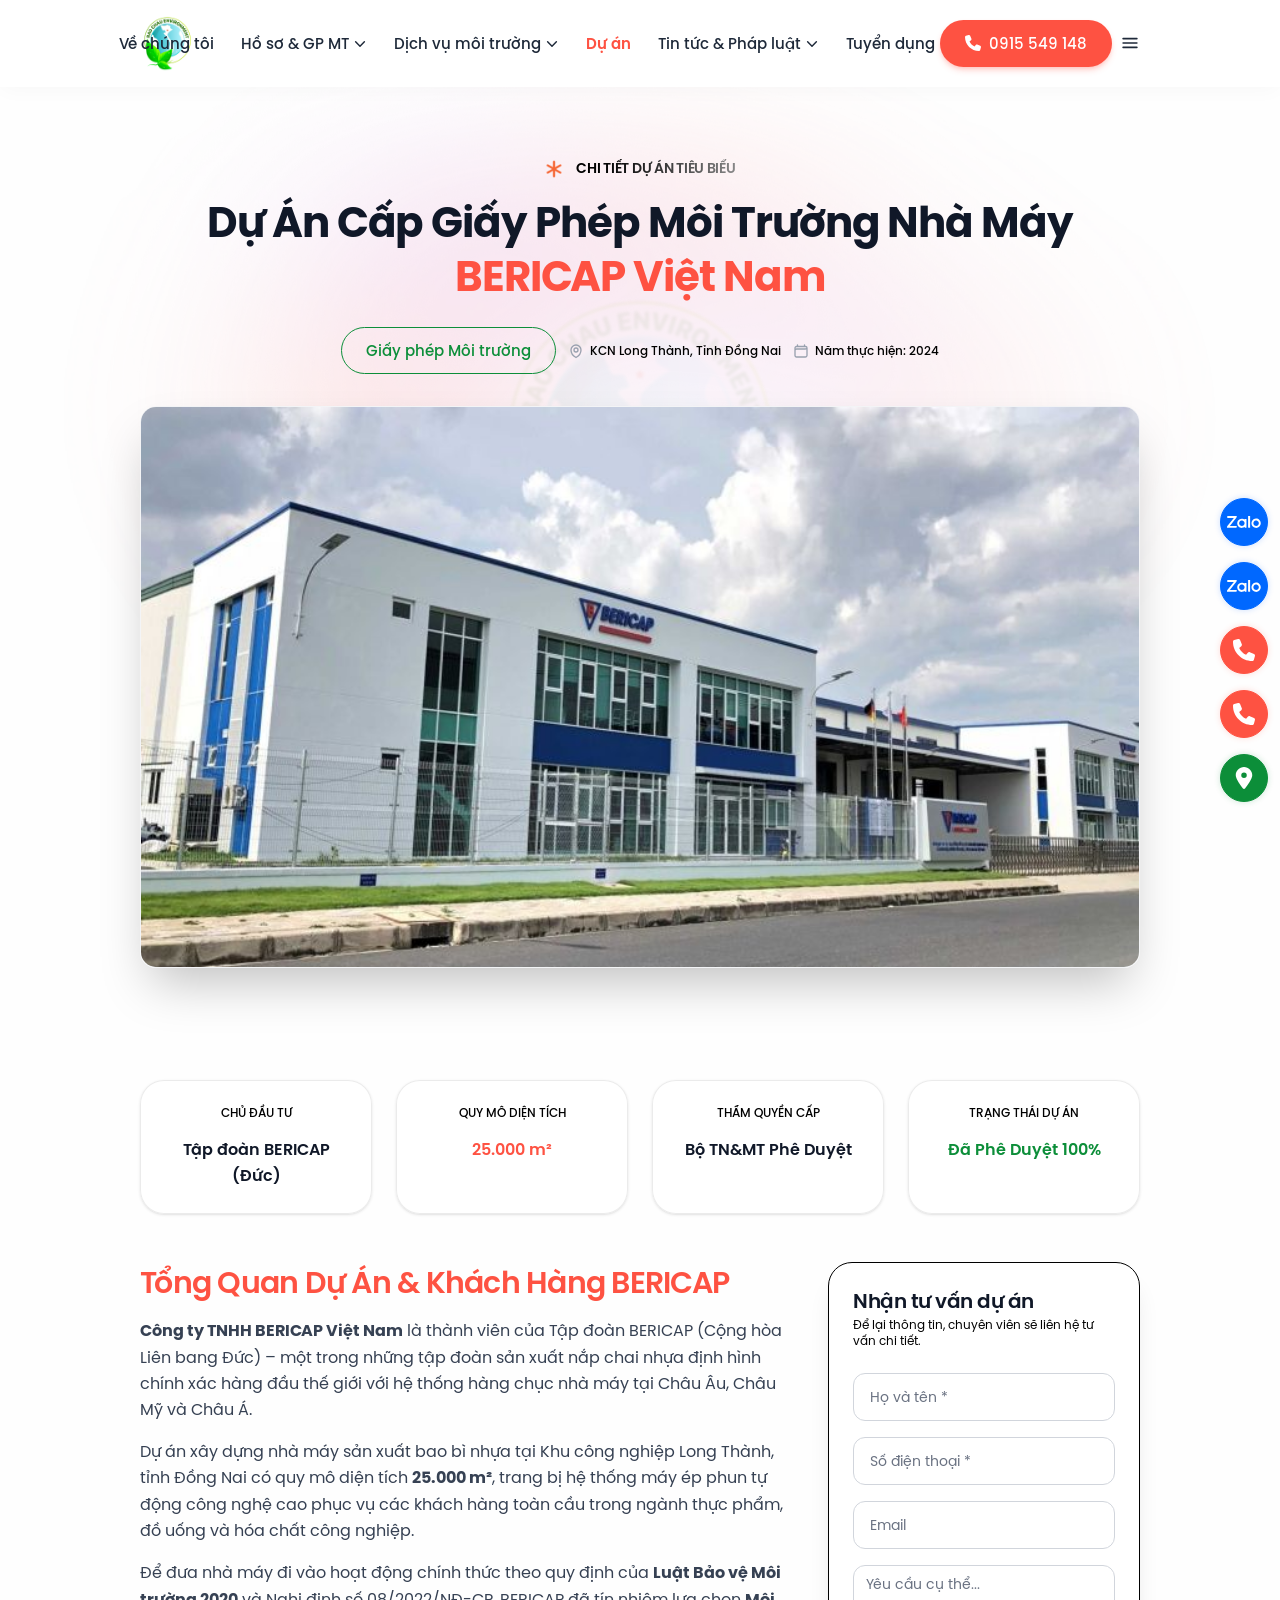
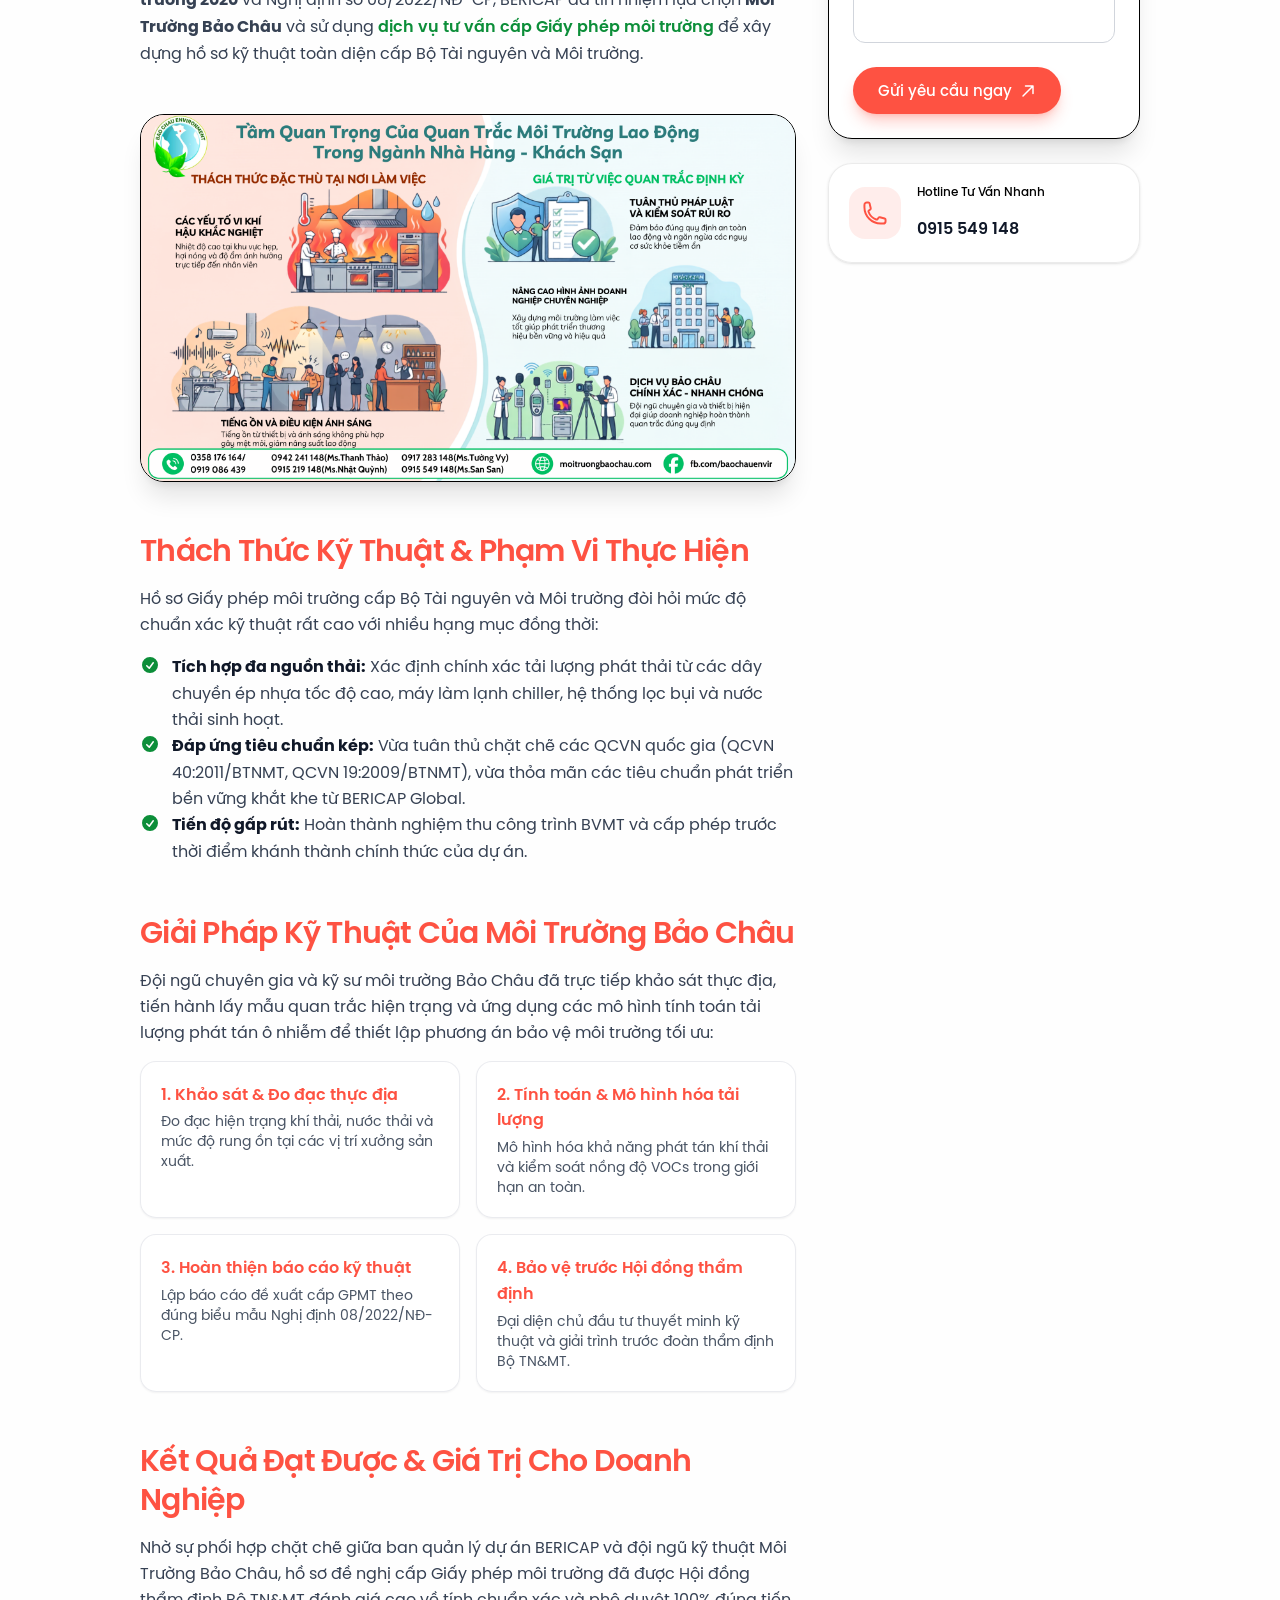
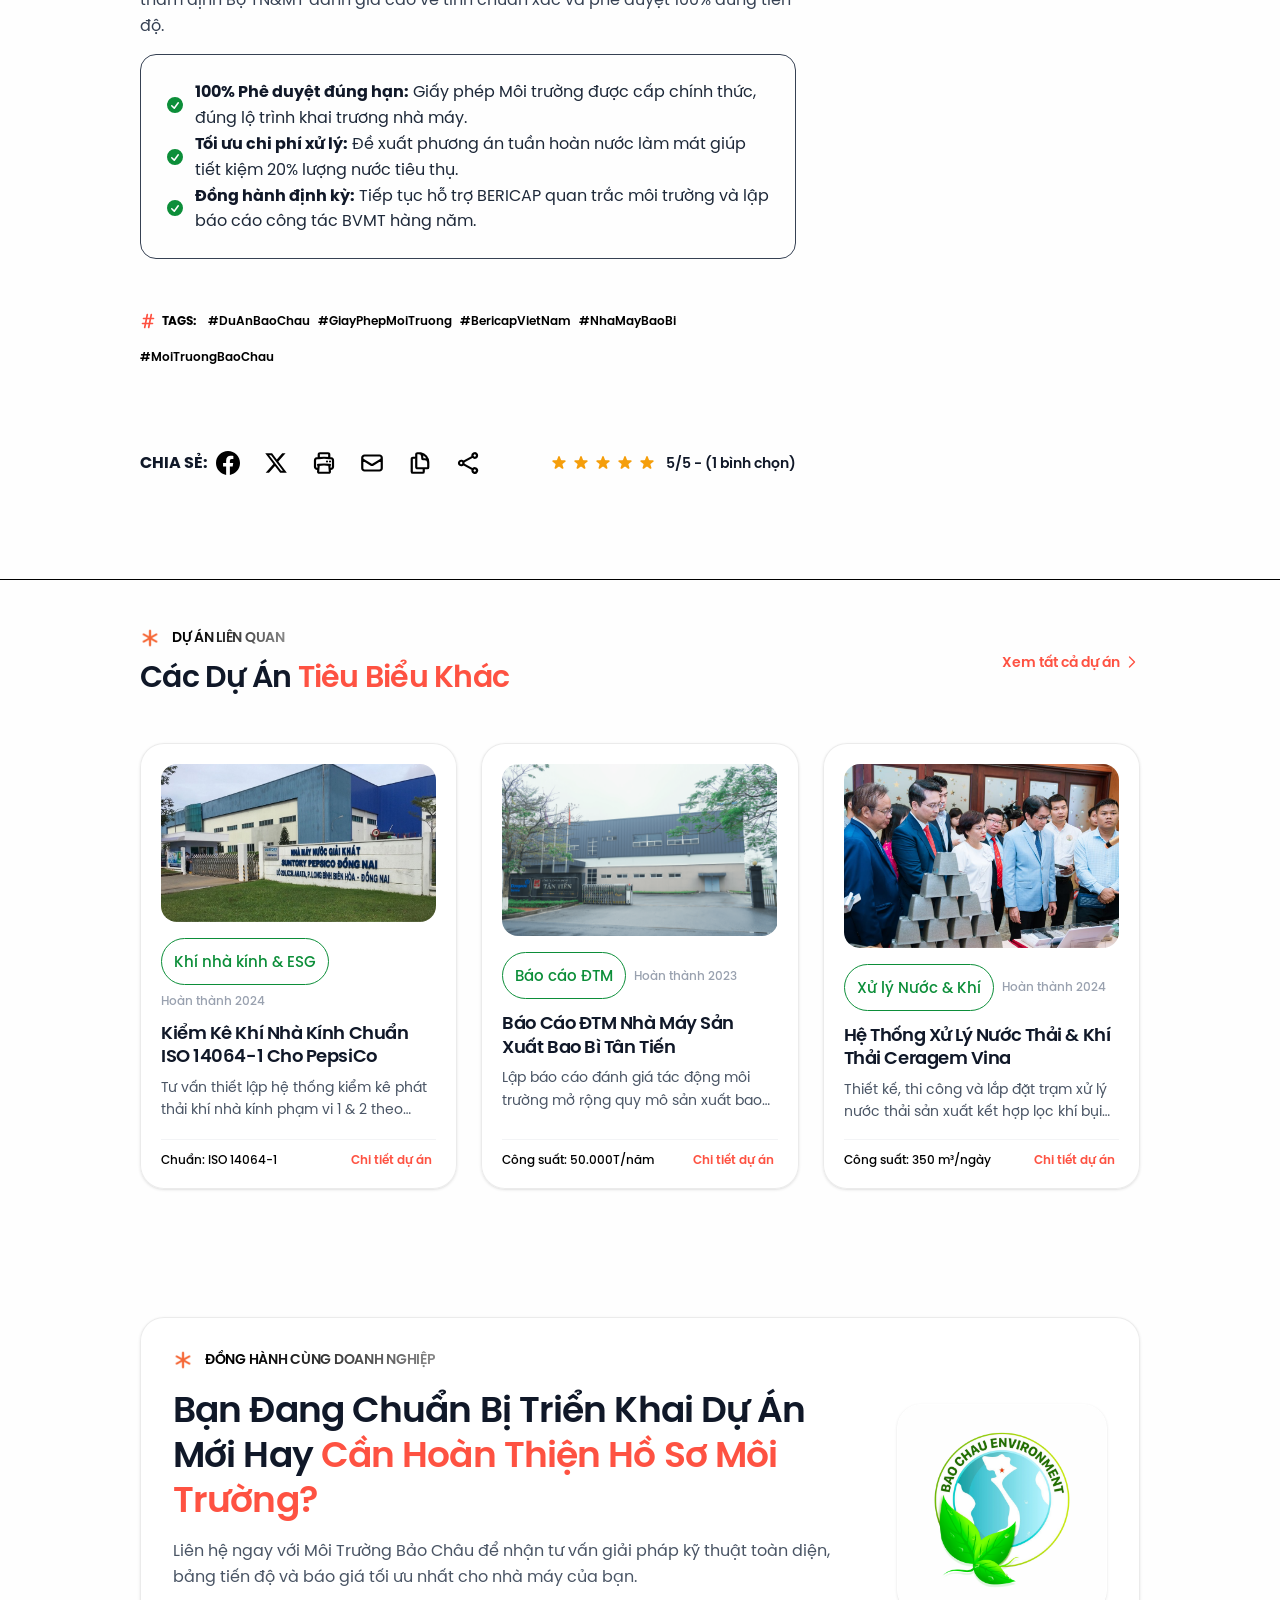
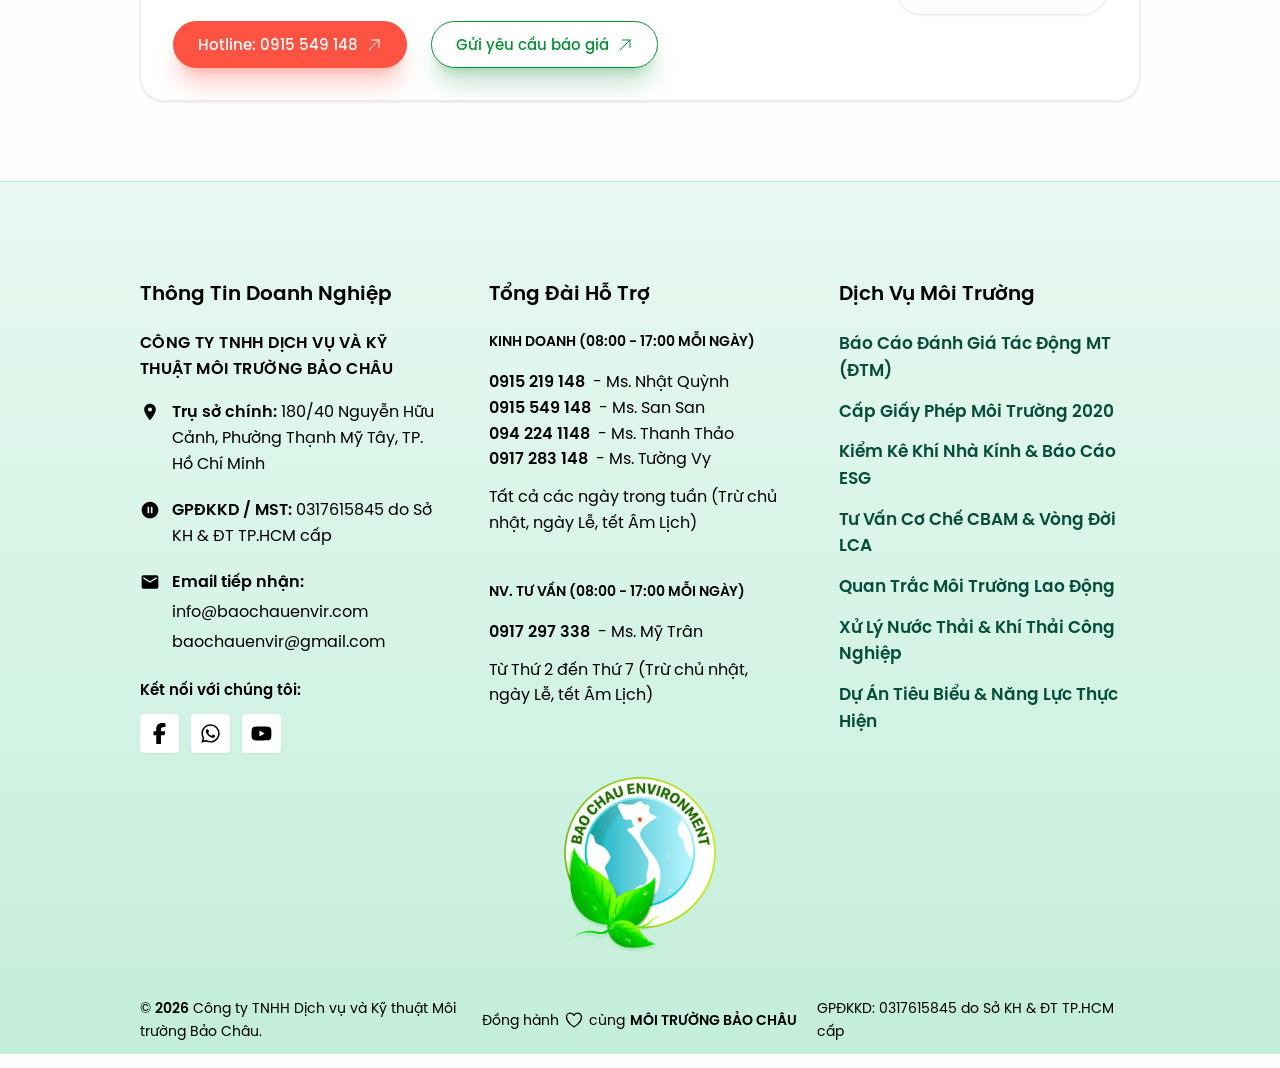
<file: project-detail.html>
<!doctype html>
<html lang="vi" prefix="og: https://ogp.me/ns#" class="no-js">
  <head>
    <meta charset="utf-8" />
    <meta name="viewport" content="width=device-width, initial-scale=1.0" />
    <meta name="format-detection" content="telephone=no,email=no,address=no" />
    <title>
      Dự Án Cấp Giấy Phép Môi Trường Nhà Máy BERICAP Việt Nam - Môi Trường Bảo
      Châu
    </title>
    <meta
      name="description"
      content="Chi tiết dự án tư vấn lập hồ sơ và đề nghị cấp Giấy phép môi trường cấp Bộ TN&MT cho nhà máy sản xuất bao bì nắp chai nhựa chính xác BERICAP tại KCN Long Thành, Đồng Nai."
    />
    <meta
      name="robots"
      content="follow, index, max-snippet:-1, max-video-preview:-1, max-image-preview:large"
    />
    <link rel="canonical" href="project-detail.html" />
    <meta
      name="keywords"
      content="Dự án BERICAP, Giấy phép môi trường BERICAP, Giấy phép MT cấp Bộ, tư vấn môi trường Bảo Châu, KCN Long Thành"
    />
    <meta property="og:locale" content="vi_VN" />
    <meta property="og:type" content="article" />
    <meta
      property="og:title"
      content="Dự Án Cấp Giấy Phép Môi Trường Nhà Máy BERICAP Việt Nam - Môi Trường Bảo Châu"
    />
    <meta
      property="og:description"
      content="Chi tiết dự án tư vấn lập hồ sơ và đề nghị cấp Giấy phép môi trường cấp Bộ TN&MT cho nhà máy sản xuất bao bì nắp chai nhựa chính xác BERICAP tại KCN Long Thành, Đồng Nai."
    />
    <meta
      property="og:url"
      content="https://moitruongbaochau.com/project-detail.html"
    />
    <meta property="og:site_name" content="Môi Trường Bảo Châu" />
    <meta property="og:image" content="images/BERICAP.jpg" />
    <meta property="og:image:width" content="1024" />
    <meta property="og:image:height" content="683" />
    <meta
      property="og:image:alt"
      content="Dự Án Giấy Phép Môi Trường Nhà Máy BERICAP"
    />
    <meta property="og:image:type" content="image/jpeg" />
    <meta name="twitter:card" content="summary_large_image" />

    <link rel="stylesheet" href="css/style.css" />
    <link rel="icon" href="images/cropped-chuan-192x192.png" />
    <link rel="apple-touch-icon" href="images/cropped-chuan-192x192.png" />
  </head>

  <body
    class="wp-singular page-template page-template-template-page-project-detail page"
    itemtype="https://schema.org/WebPage"
    itemscope=""
  >
    <!-- OFF-CANVAS MOBILE MENU DRAWER CHUẨN TRANG CHỦ -->
    <div
      class="off-canvas fixed top-0 right-0 h-full w-[310px] sm:w-[360px] max-w-[85vw] bg-white shadow-2xl z-[99999] flex flex-col justify-between transition-transform duration-300 translate-x-full invisible [&.is-open]:visible [&.is-open]:translate-x-0"
      id="offCanvasMenu"
      data-fx-off-canvas=""
      data-content-scroll="true"
    >
      <!-- Header Drawer: Logo & Close Button -->
      <div
        class="flex items-center justify-between px-4 py-3.5 border-b border-gray-100 bg-white gap-2"
      >
        <a href="index.html" class="flex items-center gap-2.5 min-w-0 flex-1" rel="home">
          <img
            src="images/logo-leave-png-min.png"
            width="36"
            height="36"
            class="h-9 w-9 shrink-0 object-contain"
            style="width: 36px; height: 36px; min-width: 36px; min-height: 36px; max-width: 36px; max-height: 36px;"
            alt="Môi Trường Bảo Châu"
            loading="eager"
          />
          <div class="flex flex-col min-w-0">
            <span
              class="font-bold text-[13px] text-[#064e3b] uppercase leading-tight tracking-tight truncate"
              >Môi Trường Bảo Châu</span
            >
            <span class="text-[10px] text-black font-medium truncate"
              >Tư vấn &amp; Kỹ thuật MT</span
            >
          </div>
        </a>
        <button
          class="flex items-center justify-center size-8 shrink-0 rounded-full bg-gray-100 hover:bg-gray-200 text-black hover:text-gray-900 transition-colors cursor-pointer"
          style="width: 32px; height: 32px; min-width: 32px; min-height: 32px;"
          aria-label="Đóng menu"
          type="button"
          data-close=""
        >
          <svg
            width="18"
            height="18"
            xmlns="http://www.w3.org/2000/svg"
            fill="none"
            viewBox="0 0 24 24"
            stroke-width="2.5"
            stroke="currentColor"
          >
            <path
              stroke-linecap="round"
              stroke-linejoin="round"
              d="M6 18L18 6M6 6l12 12"
            />
          </svg>
        </button>
      </div>

      <!-- Quick Search -->
      <div class="px-4 pt-3.5 pb-2">
        <form
          action="#"
          class="relative flex items-center"
          method="get"
          accept-charset="UTF-8"
        >
          <input
            id="mobile-search-input"
            required=""
            type="search"
            autocomplete="off"
            name="s"
            value=""
            placeholder="Tìm dịch vụ: ĐTM, Giấy phép MT..."
            class="w-full bg-gray-50 border border-gray-200 text-[13.5px] rounded-full pl-4 pr-10 py-2.5 text-gray-800 placeholder-gray-400 focus:outline-none focus:border-primary focus:bg-white transition-all shadow-xs"
          />
          <button
            type="submit"
            class="absolute right-3 text-gray-400 hover:text-primary transition-colors"
            aria-label="Tìm kiếm"
          >
            <svg
              class="size-4.5 w-4.5 h-4.5"
              width="18"
              height="18"
              xmlns="http://www.w3.org/2000/svg"
              fill="none"
              viewBox="0 0 24 24"
              stroke-width="2"
              stroke="currentColor"
            >
              <path
                stroke-linecap="round"
                stroke-linejoin="round"
                d="m21 21-5.197-5.197m0 0A7.5 7.5 0 1 0 5.196 5.196a7.5 7.5 0 0 0 10.607 10.607Z"
              />
            </svg>
          </button>
        </form>
      </div>

      <!-- Main Mobile Navigation Accordion -->
      <div class="menu-outer flex-1 overflow-y-auto px-4 py-2">
        <ul
          id="menu-29035c419b"
          class="menu vertical vertical-menu mobile-menu flex flex-col gap-1 text-[14.5px]"
        >
          <li>
            <a
              href="about.html"
              class="mobile-nav-link flex items-center py-2.5 px-3 rounded-xl font-medium text-gray-800 hover:bg-gray-50 hover:text-primary transition-colors"
              >Về chúng tôi</a
            >
          </li>

          <!-- Accordion 1: Hồ sơ & Giấy phép MT -->
          <li class="has-submenu">
            <button
              type="button"
              class="mobile-submenu-toggle w-full flex items-center justify-between py-2.5 px-3 rounded-xl font-medium text-gray-800 hover:bg-gray-50 hover:text-primary transition-colors cursor-pointer text-left"
            >
              <span>Hồ sơ & Giấy phép MT</span>
              <svg
                class="submenu-chevron size-4 w-4 h-4 text-gray-400 transition-transform duration-200"
                width="16"
                height="16"
                fill="none"
                viewBox="0 0 24 24"
                stroke="currentColor"
                stroke-width="2"
              >
                <path
                  stroke-linecap="round"
                  stroke-linejoin="round"
                  d="M19.5 8.25l-7.5 7.5-7.5-7.5"
                />
              </svg>
            </button>
            <ul
              class="submenu hidden pl-3.5 my-1 flex flex-col gap-0.5 border-l-2 border-primary/40 ml-3"
            >
              <li>
                <a
                  href="index.html#section-4bdc829f17"
                  class="mobile-nav-link block py-2 px-2.5 text-[13.5px] rounded-lg text-gray-600 hover:text-primary hover:bg-primary/5 transition-colors font-medium"
                  >Báo Cáo ĐTM (Luật 2020)</a
                >
              </li>
              <li>
                <a
                  href="service-detail.html"
                  class="mobile-nav-link block py-2 px-2.5 text-[13.5px] rounded-lg text-gray-600 hover:text-primary hover:bg-primary/5 transition-colors font-medium"
                  >Giấy Phép Môi Trường Cơ Sở</a
                >
              </li>
              <li>
                <a
                  href="index.html#section-4bdc829f17"
                  class="mobile-nav-link block py-2 px-2.5 text-[13.5px] rounded-lg text-gray-600 hover:text-primary hover:bg-primary/5 transition-colors font-medium"
                  >Đăng Ký Môi Trường Cấp Xã/Huyện</a
                >
              </li>
              <li>
                <a
                  href="index.html#section-4bdc829f17"
                  class="mobile-nav-link block py-2 px-2.5 text-[13.5px] rounded-lg text-gray-600 hover:text-primary hover:bg-primary/5 transition-colors font-medium"
                  >Báo Cáo BVMT Định Kỳ Hàng Năm</a
                >
              </li>
              <li>
                <a
                  href="index.html#section-4bdc829f17"
                  class="mobile-nav-link block py-2 px-2.5 text-[13.5px] rounded-lg text-gray-600 hover:text-primary hover:bg-primary/5 transition-colors font-medium"
                  >Ứng Phó Sự Cố MT & Hóa Chất</a
                >
              </li>
              <li>
                <a
                  href="index.html#section-4bdc829f17"
                  class="mobile-nav-link block py-2 px-2.5 text-[13.5px] rounded-lg text-gray-600 hover:text-primary hover:bg-primary/5 transition-colors font-medium"
                  >Quan Trắc Môi Trường Lao Động</a
                >
              </li>
              <li>
                <a
                  href="index.html#section-4bdc829f17"
                  class="mobile-nav-link block py-2 px-2.5 text-[13.5px] rounded-lg text-gray-600 hover:text-primary hover:bg-primary/5 transition-colors font-medium"
                  >Lập Bản Đồ Tiếng Ồn (Noise Map)</a
                >
              </li>
            </ul>
          </li>

          <!-- Accordion 2: Dịch vụ môi trường -->
          <li class="has-submenu">
            <button
              type="button"
              class="mobile-submenu-toggle w-full flex items-center justify-between py-2.5 px-3 rounded-xl font-medium text-gray-800 hover:bg-gray-50 hover:text-primary transition-colors cursor-pointer text-left"
            >
              <span>Dịch vụ môi trường</span>
              <svg
                class="submenu-chevron size-4 w-4 h-4 text-gray-400 transition-transform duration-200"
                width="16"
                height="16"
                fill="none"
                viewBox="0 0 24 24"
                stroke="currentColor"
                stroke-width="2"
              >
                <path
                  stroke-linecap="round"
                  stroke-linejoin="round"
                  d="M19.5 8.25l-7.5 7.5-7.5-7.5"
                />
              </svg>
            </button>
            <ul
              class="submenu hidden pl-3.5 my-1 flex flex-col gap-0.5 border-l-2 border-primary/40 ml-3"
            >
              <li>
                <a
                  href="index.html#section-4bdc829f17"
                  class="mobile-nav-link block py-2 px-2.5 text-[13.5px] rounded-lg text-gray-600 hover:text-primary hover:bg-primary/5 transition-colors font-medium"
                  >Kiểm Kê Khí Nhà Kính (ISO 14064)</a
                >
              </li>
              <li>
                <a
                  href="index.html#section-4bdc829f17"
                  class="mobile-nav-link block py-2 px-2.5 text-[13.5px] rounded-lg text-gray-600 hover:text-primary hover:bg-primary/5 transition-colors font-medium"
                  >Tư Vấn Cơ Chế CBAM Châu Âu</a
                >
              </li>
              <li>
                <a
                  href="index.html#section-4bdc829f17"
                  class="mobile-nav-link block py-2 px-2.5 text-[13.5px] rounded-lg text-gray-600 hover:text-primary hover:bg-primary/5 transition-colors font-medium"
                  >Đánh Giá Vòng Đời Sản Phẩm (LCA)</a
                >
              </li>
              <li>
                <a
                  href="index.html#section-4bdc829f17"
                  class="mobile-nav-link block py-2 px-2.5 text-[13.5px] rounded-lg text-gray-600 hover:text-primary hover:bg-primary/5 transition-colors font-medium"
                  >Tư Vấn Báo Cáo Bền Vững ESG</a
                >
              </li>
              <li>
                <a
                  href="index.html#section-4bdc829f17"
                  class="mobile-nav-link block py-2 px-2.5 text-[13.5px] rounded-lg text-gray-600 hover:text-primary hover:bg-primary/5 transition-colors font-medium"
                  >Thiết Kế Trạm Xử Lý Nước Thải</a
                >
              </li>
              <li>
                <a
                  href="index.html#section-4bdc829f17"
                  class="mobile-nav-link block py-2 px-2.5 text-[13.5px] rounded-lg text-gray-600 hover:text-primary hover:bg-primary/5 transition-colors font-medium"
                  >Hệ Thống Xử Lý Khí Thải & Bụi</a
                >
              </li>
              <li>
                <a
                  href="index.html#section-4bdc829f17"
                  class="mobile-nav-link block py-2 px-2.5 text-[13.5px] rounded-lg text-gray-600 hover:text-primary hover:bg-primary/5 transition-colors font-medium"
                  >Thu Gom & Quản Lý Chất Thải</a
                >
              </li>
              <li>
                <a
                  href="index.html#section-4bdc829f17"
                  class="mobile-nav-link block py-2 px-2.5 text-[13.5px] rounded-lg text-gray-600 hover:text-primary hover:bg-primary/5 transition-colors font-medium"
                  >Cung Cấp Hóa Chất & Vi Sinh MT</a
                >
              </li>
            </ul>
          </li>

          <li>
            <a
              href="project.html"
              class="mobile-nav-link flex items-center py-2.5 px-3 rounded-xl font-bold text-primary bg-primary/10 transition-colors"
              >Dự án</a
            >
          </li>

          <!-- Accordion 3: Tin tức & Pháp luật -->
          <li class="has-submenu">
            <button
              type="button"
              class="mobile-submenu-toggle w-full flex items-center justify-between py-2.5 px-3 rounded-xl font-medium text-gray-800 hover:bg-gray-50 hover:text-primary transition-colors cursor-pointer text-left"
            >
              <span>Tin tức & Pháp luật</span>
              <svg
                class="submenu-chevron size-4 w-4 h-4 text-gray-400 transition-transform duration-200"
                width="16"
                height="16"
                fill="none"
                viewBox="0 0 24 24"
                stroke="currentColor"
                stroke-width="2"
              >
                <path
                  stroke-linecap="round"
                  stroke-linejoin="round"
                  d="M19.5 8.25l-7.5 7.5-7.5-7.5"
                />
              </svg>
            </button>
            <ul
              class="submenu hidden pl-3.5 my-1 flex flex-col gap-0.5 border-l-2 border-primary/40 ml-3"
            >
              <li>
                <a
                  href="index.html#section-b2b918f0c9"
                  class="mobile-nav-link block py-2 px-2.5 text-[13.5px] rounded-lg text-gray-600 hover:text-primary hover:bg-primary/5 transition-colors font-medium"
                  >Luật Bảo Vệ Môi Trường 2020</a
                >
              </li>
              <li>
                <a
                  href="index.html#section-b2b918f0c9"
                  class="mobile-nav-link block py-2 px-2.5 text-[13.5px] rounded-lg text-gray-600 hover:text-primary hover:bg-primary/5 transition-colors font-medium"
                  >Nghị định 08/2022/NĐ-CP Hướng Dẫn</a
                >
              </li>
              <li>
                <a
                  href="index.html#section-b2b918f0c9"
                  class="mobile-nav-link block py-2 px-2.5 text-[13.5px] rounded-lg text-gray-600 hover:text-primary hover:bg-primary/5 transition-colors font-medium"
                  >Cẩm Nang Kiểm Kê Khí Nhà Kính</a
                >
              </li>
              <li>
                <a
                  href="index.html#section-b2b918f0c9"
                  class="mobile-nav-link block py-2 px-2.5 text-[13.5px] rounded-lg text-gray-600 hover:text-primary hover:bg-primary/5 transition-colors font-medium"
                  >Khai Báo CBAM Xuất Khẩu EU</a
                >
              </li>
              <li>
                <a
                  href="index.html#section-b2b918f0c9"
                  class="mobile-nav-link block py-2 px-2.5 text-[13.5px] rounded-lg text-gray-600 hover:text-primary hover:bg-primary/5 transition-colors font-medium"
                  >Công Nghệ Xử Lý Nước Thải</a
                >
              </li>
            </ul>
          </li>

          <li>
            <a
              href="recruitment.html"
              class="mobile-nav-link flex items-center py-2.5 px-3 rounded-xl font-medium text-gray-800 hover:bg-gray-50 hover:text-primary transition-colors"
              >Tuyển dụng</a
            >
          </li>

          <li>
            <a
              href="contact.html"
              class="mobile-nav-link flex items-center py-2.5 px-3 rounded-xl font-medium text-gray-800 hover:bg-gray-50 hover:text-primary transition-colors"
              >Liên hệ</a
            >
          </li>
        </ul>
      </div>

      <!-- Quick Action Footer: Hotline & Zalo Button -->
      <div
        class="p-4 border-t border-gray-100 bg-gray-50/80 flex flex-col gap-2"
      >
        <a
          href="tel:0915549148"
          class="flex items-center justify-center gap-2 w-full py-2.5 px-4 rounded-xl bg-primary hover:bg-[#e03e2f] text-white font-bold text-[14px] shadow-sm shadow-primary/25 transition-all text-center"
        >
          <svg
            class="size-4"
            fill="none"
            viewBox="0 0 24 24"
            stroke="currentColor"
            stroke-width="2"
          >
            <path
              stroke-linecap="round"
              stroke-linejoin="round"
              d="M2.25 6.75c0 8.284 6.716 15 15 15h2.25a2.25 2.25 0 002.25-2.25v-1.372c0-.516-.351-.966-.852-1.091l-4.423-1.106c-.44-.11-.902.055-1.173.417l-.97 1.293c-.282.376-.769.542-1.21.38a12.035 12.035 0 01-7.143-7.143c-.162-.441.004-.928.38-1.21l1.293-.97c.363-.271.527-.734.417-1.173L6.963 3.102a1.125 1.125 0 00-1.091-.852H4.5A2.25 2.25 0 002.25 4.5v2.25z"
            />
          </svg>
          Hotline: 0915 549 148
        </a>
        <p class="text-[11px] text-black text-center">
          Hỗ trợ tư vấn 24/7 (Thứ 2 - Thứ 7)
        </p>
      </div>
    </div>

    <!-- MAIN PAGE WRAPPER -->
    <div class="relative">
      <!-- HEADER MASTHEAD CHUẨN TRANG CHỦ -->
      <header
        data-fx-sticky=""
        id="header"
        class="site-header"
        itemtype="https://schema.org/WPHeader"
        itemscope=""
      >
        <div
          id="masthead"
          class="masthead py-4 sm:py-5 glass-effect transition-all duration-300"
        >
          <div
            class="container px-3 sm:px-4 mx-auto flex items-center justify-between gap-2 sm:gap-4"
          >
            <div class="masthead-logo flex-shrink-0">
              <div class="site-logo">
                <a
                  class="logo flex items-center"
                  title="MÔI TRƯỜNG BẢO CHÂU"
                  href="index.html"
                  rel="home"
                  ><span class="custom-logo-link"
                    ><img
                      src="images/logo-leave-png-min.png"
                      class="custom-logo h-14 sm:h-16 lg:h-18 w-auto object-contain transition-transform duration-300 hover:scale-105"
                      alt="Môi Trường Bảo Châu"
                      loading="eager"
                      fetchpriority="high"
                      decoding="async" /></span
                ></a>
                <p class="sr-only">MÔI TRƯỜNG BẢO CHÂU</p>
              </div>
            </div>
            <div
              class="nav-container pl-2 pr-2 xl:pl-6 xl:pr-4 hidden xl:flex items-center justify-center flex-1"
            >
              <nav class="nav" id="main-nav">
                <ul
                  id="menu-8c6d27c2ee"
                  class="dropdown menu horizontal-menu main-nav u-flex-x items-center gap-1 xl:gap-2 min-h-11 xl:min-h-12 bg-black/6 backdrop-blur-md pt-1 px-3.5 xl:px-6 pb-1 rounded-full"
                  data-fx-dropdown-menu=""
                  data-hover="true"
                  data-autohide="true"
                >
                  <li>
                    <a
                      href="about.html"
                      class="flex items-center h-full font-medium text-[14.5px] xl:text-[15px] text-gray-800 dark:text-gray-200 hover:text-primary dark:hover:text-primary transition-colors py-2 px-3 rounded-full hover:bg-black/5"
                      >Về chúng tôi</a
                    >
                  </li>
                  <li class="col-2 menu-mega">
                    <a
                      href="index.html#section-4bdc829f17"
                      class="flex items-center h-full font-medium text-[14.5px] xl:text-[15px] text-gray-800 dark:text-gray-200 hover:text-primary dark:hover:text-primary transition-colors py-2 px-3 rounded-full hover:bg-black/5 gap-1"
                      >Hồ sơ & GP MT
                      <svg
                        class="size-3.5 w-3.5 h-3.5 opacity-60"
                        width="14"
                        height="14"
                        fill="none"
                        viewBox="0 0 24 24"
                        stroke="currentColor"
                        stroke-width="2.5"
                      >
                        <path
                          stroke-linecap="round"
                          stroke-linejoin="round"
                          d="M19.5 8.25l-7.5 7.5-7.5-7.5"
                        />
                      </svg>
                    </a>
                    <ul class="submenu vertical menu">
                      <li>
                        <a
                          href="index.html#section-4bdc829f17"
                          class="text-[14.5px] font-bold! text-primary uppercase pb-1 border-b border-white/10"
                          >Hồ sơ pháp lý môi trường</a
                        >
                        <ul class="submenu vertical menu">
                          <li>
                            <a
                              href="index.html#section-4bdc829f17"
                              title="Báo Cáo ĐTM"
                              >Báo Cáo ĐTM (Luật BVMT 2020)</a
                            >
                          </li>
                          <li>
                            <a
                              href="service-detail.html"
                              title="Giấy Phép Môi Trường"
                              >Giấy Phép Môi Trường Cơ Sở</a
                            >
                          </li>
                          <li>
                            <a
                              href="index.html#section-4bdc829f17"
                              title="Đăng Ký Môi Trường"
                              >Đăng Ký Môi Trường Cấp Xã/Huyện</a
                            >
                          </li>
                          <li>
                            <a
                              href="index.html#section-4bdc829f17"
                              title="Báo Cáo BVMT Hàng Năm"
                              >Báo Cáo BVMT Định Kỳ Hàng Năm</a
                            >
                          </li>
                          <li>
                            <a
                              href="index.html#section-4bdc829f17"
                              title="Kế Hoạch Phòng Ngừa Ứng Phó Sự Cố MT"
                              >Kế Hoạch Ứng Phó Sự Cố MT</a
                            >
                          </li>
                        </ul>
                      </li>
                      <li>
                        <a
                          href="index.html#section-4bdc829f17"
                          class="text-[14.5px] font-bold! text-primary uppercase pb-1 border-b border-white/10"
                          >Quan trắc & Đo đạc MT</a
                        >
                        <ul class="submenu vertical menu">
                          <li>
                            <a
                              href="index.html#section-4bdc829f17"
                              title="Quan Trắc Môi Trường Lao Động"
                              >Quan Trắc MT Lao Động</a
                            >
                          </li>
                          <li>
                            <a
                              href="index.html#section-4bdc829f17"
                              title="Lập Bản Đồ Tiếng Ồn"
                              >Lập Bản Đồ Tiếng Ồn (Noise Map)</a
                            >
                          </li>
                          <li>
                            <a
                              href="index.html#section-4bdc829f17"
                              title="Đo Đạc & Phân Tích Khí Thải"
                              >Đo Đạc & Phân Tích Khí Thải</a
                            >
                          </li>
                          <li>
                            <a
                              href="index.html#section-4bdc829f17"
                              title="Giám Sát Nước Thải Định Kỳ"
                              >Giám Sát Nước Thải Định Kỳ</a
                            >
                          </li>
                          <li>
                            <a
                              href="index.html#section-4bdc829f17"
                              title="Đánh Giá Tác Động Sức Khỏe Nghề Nghiệp"
                              >Đánh Giá Sức Khỏe Nghề Nghiệp</a
                            >
                          </li>
                        </ul>
                      </li>
                    </ul>
                  </li>
                  <li class="col-2 menu-mega">
                    <a
                      href="index.html#section-4bdc829f17"
                      class="flex items-center h-full font-medium text-[14.5px] xl:text-[15px] text-gray-800 dark:text-gray-200 hover:text-primary dark:hover:text-primary transition-colors py-2 px-3 rounded-full hover:bg-black/5 gap-1"
                      >Dịch vụ môi trường
                      <svg
                        class="size-3.5 w-3.5 h-3.5 opacity-60"
                        width="14"
                        height="14"
                        fill="none"
                        viewBox="0 0 24 24"
                        stroke="currentColor"
                        stroke-width="2.5"
                      >
                        <path
                          stroke-linecap="round"
                          stroke-linejoin="round"
                          d="M19.5 8.25l-7.5 7.5-7.5-7.5"
                        />
                      </svg>
                    </a>
                    <ul class="submenu vertical menu">
                      <li>
                        <a
                          href="index.html#section-4bdc829f17"
                          class="text-[14.5px] font-bold! text-primary uppercase pb-1 border-b border-white/10"
                          >Khí nhà kính & Bền vững (ESG)</a
                        >
                        <ul class="submenu vertical menu">
                          <li>
                            <a
                              href="index.html#section-4bdc829f17"
                              title="Kiểm Kê Khí Nhà Kính ISO 14064"
                              >Kiểm Kê Khí Nhà Kính (ISO 14064)</a
                            >
                          </li>
                          <li>
                            <a
                              href="index.html#section-4bdc829f17"
                              title="Tư Vấn Cơ Chế CBAM Châu Âu"
                              >Tư Vấn Cơ Chế CBAM Châu Âu</a
                            >
                          </li>
                          <li>
                            <a
                              href="index.html#section-4bdc829f17"
                              title="Đánh Giá Vòng Đời Sản Phẩm (LCA)"
                              >Đánh Giá Vòng Đời Sản Phẩm (LCA)</a
                            >
                          </li>
                          <li>
                            <a
                              href="index.html#section-4bdc829f17"
                              title="Tư Vấn Báo Cáo Bền Vững ESG"
                              >Tư Vấn Báo Cáo Bền Vững ESG</a
                            >
                          </li>
                          <li>
                            <a
                              href="index.html#section-4bdc829f17"
                              title="Chứng Chỉ Carbon & Lộ Trình Net Zero"
                              >Chứng Chỉ Carbon & Net Zero</a
                            >
                          </li>
                        </ul>
                      </li>
                      <li>
                        <a
                          href="index.html#section-4bdc829f17"
                          class="text-[14.5px] font-bold! text-primary uppercase pb-1 border-b border-white/10"
                          >Xử lý nước thải & Kỹ thuật</a
                        >
                        <ul class="submenu vertical menu">
                          <li>
                            <a
                              href="index.html#section-4bdc829f17"
                              title="Thiết Kế Thi Công Trạm Xử Lý Nước Thải"
                              >Thiết Kế Trạm Xử Lý Nước Thải</a
                            >
                          </li>
                          <li>
                            <a
                              href="index.html#section-4bdc829f17"
                              title="Cải Tạo & Nâng Công Suất Hệ Thống XLNT"
                              >Cải Tạo Nâng Công Suất XLNT</a
                            >
                          </li>
                          <li>
                            <a
                              href="index.html#section-4bdc829f17"
                              title="Bảo Trì & Vận Hành Trạm XLNT Trọn Gói"
                              >Vận Hành Trạm XLNT Trọn Gói</a
                            >
                          </li>
                          <li>
                            <a
                              href="index.html#section-4bdc829f17"
                              title="Xử Lý Khí Thải & Bụi Công Nghiệp"
                              >Hệ Thống Xử Lý Khí Thải & Bụi</a
                            >
                          </li>
                          <li>
                            <a
                              href="index.html#section-4bdc829f17"
                              title="Cung Cấp Hóa Chất & Vi Sinh Môi Trường"
                              >Hóa Chất & Vi Sinh Môi Trường</a
                            >
                          </li>
                        </ul>
                      </li>
                    </ul>
                  </li>
                  <li>
                    <a
                      href="project.html"
                      class="flex items-center h-full font-bold text-[14.5px] xl:text-[15px] text-primary transition-colors py-2 px-3 rounded-full hover:bg-black/5"
                      >Dự án</a
                    >
                  </li>
                  <li class="col-1 menu-mega">
                    <a
                      href="news.html"
                      class="flex items-center h-full font-medium text-[14.5px] xl:text-[15px] text-gray-800 dark:text-gray-200 hover:text-primary dark:hover:text-primary transition-colors py-2 px-3 rounded-full hover:bg-black/5 gap-1"
                      >Tin tức & Pháp luật
                      <svg
                        class="size-3.5 w-3.5 h-3.5 opacity-60"
                        width="14"
                        height="14"
                        fill="none"
                        viewBox="0 0 24 24"
                        stroke="currentColor"
                        stroke-width="2.5"
                      >
                        <path
                          stroke-linecap="round"
                          stroke-linejoin="round"
                          d="M19.5 8.25l-7.5 7.5-7.5-7.5"
                        />
                      </svg>
                    </a>
                    <ul class="submenu vertical menu">
                      <li>
                        <a
                          href="index.html#section-b2b918f0c9"
                          class="text-[14.5px] font-bold! text-primary uppercase pb-1 border-b border-white/10"
                          >Văn bản pháp luật & Cẩm nang</a
                        >
                        <ul class="submenu vertical menu">
                          <li>
                            <a
                              href="index.html#section-b2b918f0c9"
                              title="Luật Bảo Vệ Môi Trường 2020"
                              >Luật Bảo Vệ Môi Trường 2020</a
                            >
                          </li>
                          <li>
                            <a
                              href="index.html#section-b2b918f0c9"
                              title="Nghị Định 08/2022/NĐ-CP & Thông Tư 02/2022"
                              >Nghị định 08/2022/NĐ-CP Hướng Dẫn</a
                            >
                          </li>
                          <li>
                            <a
                              href="index.html#section-b2b918f0c9"
                              title="Cẩm Nang Kiểm Kê Khí Nhà Kính Cho Doanh Nghiệp"
                              >Cẩm Nang Kiểm Kê Khí Nhà Kính</a
                            >
                          </li>
                          <li>
                            <a
                              href="index.html#section-b2b918f0c9"
                              title="Hướng Dẫn Khai Báo CBAM Xuất Khẩu Châu Âu"
                              >Khai Báo CBAM Xuất Khẩu EU</a
                            >
                          </li>
                          <li>
                            <a
                              href="index.html#section-b2b918f0c9"
                              title="Kiến Thức Công Nghệ Xử Lý Nước Thải Mới Nhất"
                              >Công Nghệ Xử Lý Nước Thải</a
                            >
                          </li>
                        </ul>
                      </li>
                    </ul>
                  </li>
                  <li>
                    <a
                      href="recruitment.html"
                      class="flex items-center h-full font-medium text-[14.5px] xl:text-[15px] text-gray-800 dark:text-gray-200 hover:text-primary dark:hover:text-primary transition-colors py-2 px-3 rounded-full hover:bg-black/5"
                      >Tuyển dụng</a
                    >
                  </li>
                  <li>
                    <a
                      href="contact.html"
                      class="flex items-center h-full font-medium text-[14.5px] xl:text-[15px] text-gray-800 dark:text-gray-200 hover:text-primary dark:hover:text-primary transition-colors py-2 px-3 rounded-full hover:bg-black/5"
                      >Liên hệ</a
                    >
                  </li>
                </ul>
              </nav>
            </div>
            <div class="masthead-action flex items-center gap-2 sm:gap-3">
              <div class="header-action header-action-hotline">
                <a
                  class="btn btn-primary-1 shadow-md shadow-primary/25 hover:shadow-lg hover:shadow-primary/40 text-[13.5px] sm:text-[14.5px] font-bold py-2 sm:py-2.5 px-4 sm:px-5.5 rounded-full inline-flex items-center gap-2"
                  href="tel:0915549148"
                  title="Hotline: 0915 549 148"
                >
                  <svg
                    class="size-4 shrink-0 fill-current"
                    xmlns="http://www.w3.org/2000/svg"
                    viewBox="0 0 512 512"
                  >
                    <path
                      d="M164.9 24.6c-7.7-18.6-28-28.5-47.4-23.2l-88 24C12.1 30.2 0 46 0 64C0 311.4 200.6 512 448 512c18 0 33.8-12.1 38.6-29.5l24-88c5.3-19.4-4.6-39.7-23.2-47.4l-96-40c-16.3-6.8-35.2-2.1-46.3 11.6L304.7 368C234.3 334.7 177.3 277.7 144 207.3L193.3 167c13.7-11.2 18.4-30 11.6-46.3l-40-96z"
                    ></path>
                  </svg>
                  <span>0915 549 148</span>
                </a>
              </div>
              <button
                type="button"
                id="btn-mobile-menu-toggle"
                class="xl:hidden flex items-center justify-center size-9.5 sm:size-10.5 rounded-full bg-black/5 hover:bg-black/10 dark:bg-white/10 dark:hover:bg-white/15 text-gray-800 dark:text-gray-200 transition-colors"
                aria-label="Mở menu điều hướng"
                data-open="#offCanvasMenu"
              >
                <svg
                  class="size-5 sm:size-5.5"
                  xmlns="http://www.w3.org/2000/svg"
                  fill="none"
                  viewBox="0 0 24 24"
                  stroke-width="2"
                  stroke="currentColor"
                >
                  <path
                    stroke-linecap="round"
                    stroke-linejoin="round"
                    d="M3.75 6.75h16.5M3.75 12h16.5m-16.5 5.25h16.5"
                  ></path>
                </svg>
              </button>
            </div>
          </div>
        </div>
      </header>

      <!-- MAIN CONTENT -->
      <main class="main site-content" id="site-content">
        <!-- BACKGROUND SHAPES CHUẨN QUY CHUẨN AGENTS.md 1.2 -->
        <div class="webhd-shap-bg">
          <img
            src="images/bg-02.webp"
            alt="MÔI TRƯỜNG BẢO CHÂU"
            width="1698"
            height="1080"
          />
        </div>
        <div class="webhd-shap">
          <img
            src="images/logo-leave-png-min.png"
            alt="MÔI TRƯỜNG BẢO CHÂU"
            width="536"
            height="522"
            class="opacity-15"
          />
        </div>

        <!-- BREADCRUMBS -->
        <div class="container px-3 mx-auto pt-6">
          <ul
            id="breadcrumbs"
            class="breadcrumbs flex flex-row flex-wrap items-center space-x-2 text-sm text-black"
            aria-label="Breadcrumbs"
          >
            <li>
              <a
                class="home hover:text-primary transition-colors"
                href="index.html"
                >Trang chủ</a
              >
            </li>
            <li><span class="text-gray-400">/</span></li>
            <li>
              <a
                class="hover:text-primary transition-colors"
                href="project.html"
                >Dự án tiêu biểu</a
              >
            </li>
            <li><span class="text-gray-400">/</span></li>
            <li class="current text-primary font-semibold">Dự án BERICAP</li>
          </ul>
        </div>

        <!-- PROJECT DETAIL HERO HEADER (CHUẨN CẤU TRÚC DỰ ÁN TRƯỚC GIỜ) -->
        <section
          class="section relative pt-8 pb-8 lg:pt-12 lg:pb-12 overflow-hidden"
        >
          <div class="container px-3 mx-auto">
            <div class="max-w-4xl mx-auto text-center">
              <!-- Subtitle Badge chuẩn quy chuẩn AGENTS.md 1.3 -->
              <div class="inline-flex items-center gap-2 lg:gap-3 mb-3 lg:mb-4">
                <span class="icon-list-icon">
                  <img
                    src="images/asterisk.png"
                    class="size-5"
                    width="24"
                    height="24"
                    alt="Môi Trường Bảo Châu"
                  />
                </span>
                <span
                  class="icon-list-text bg-linear-to-r from-(--text-color) to-gra-light bg-clip-text text-transparent font-bold uppercase text-xs sm:text-sm tracking-wider"
                >
                  CHI TIẾT DỰ ÁN TIÊU BIỂU
                </span>
              </div>

              <h1
                class="entry-title p-fs-clamp-[28,46] font-extrabold tracking-tight text-gray-900 leading-[1.25] mb-5 lg:mb-6"
              >
                Dự Án Cấp Giấy Phép Môi Trường Nhà Máy
                <span class="text-primary">BERICAP Việt Nam</span>
              </h1>

              <div
                class="flex flex-wrap items-center justify-center gap-3 sm:gap-5 text-xs sm:text-sm text-gray-600 mb-8"
              >
                <span
                  class="term btn btn-secondary-2 flex-0! py-1! px-3.5! text-[12px]! rounded-full font-bold"
                >
                  Giấy phép Môi trường
                </span>
                <span
                  class="inline-flex items-center gap-1.5 text-black font-medium"
                >
                  <svg
                    class="size-4 text-gray-400"
                    xmlns="http://www.w3.org/2000/svg"
                    fill="none"
                    viewBox="0 0 24 24"
                    stroke="currentColor"
                    stroke-width="2"
                  >
                    <path
                      stroke-linecap="round"
                      stroke-linejoin="round"
                      d="M15 10.5a3 3 0 1 1-6 0 3 3 0 0 1 6 0Z"
                    />
                    <path
                      stroke-linecap="round"
                      stroke-linejoin="round"
                      d="M19.5 10.5c0 7.142-7.5 11.25-7.5 11.25S4.5 17.642 4.5 10.5a7.5 7.5 0 1 1 15 0Z"
                    />
                  </svg>
                  KCN Long Thành, Tỉnh Đồng Nai
                </span>
                <span
                  class="inline-flex items-center gap-1.5 text-black font-medium"
                >
                  <svg
                    class="size-4 text-gray-400"
                    xmlns="http://www.w3.org/2000/svg"
                    fill="none"
                    viewBox="0 0 24 24"
                    stroke="currentColor"
                    stroke-width="2"
                  >
                    <path
                      stroke-linecap="round"
                      stroke-linejoin="round"
                      d="M6.75 3v2.25M17.25 3v2.25M3 18.75V7.5a2.25 2.25 0 0 1 2.25-2.25h13.5A2.25 2.25 0 0 1 21 7.5v11.25m-18 0A2.25 2.25 0 0 0 5.25 21h13.5A2.25 2.25 0 0 0 21 18.75m-18 0v-7.5A2.25 2.25 0 0 1 5.25 9h13.5A2.25 2.25 0 0 1 21 9v7.5"
                    />
                  </svg>
                  Năm thực hiện: 2024
                </span>
              </div>
            </div>

            <!-- FEATURED HERO IMAGE (CHUẨN NHƯ ABOUT.HTML) -->
            <div class="mb-10 lg:mb-16 flex justify-center relative">
              <div
                class="w-full rounded-2xl md:rounded-3xl overflow-hidden shadow-2xl shadow-black/10 border border-gray-100"
              >
                <img
                  width="1200"
                  height="600"
                  src="images/BERICAP.jpg"
                  class="w-full h-auto block object-cover max-h-[580px]"
                  alt="Dự án BERICAP Việt Nam"
                  loading="eager"
                  fetchpriority="high"
                  decoding="async"
                />
              </div>
            </div>
          </div>
        </section>

        <!-- STATISTICS / PROJECT SPECS SECTION -->
        <section class="section relative pb-12 lg:pb-16">
          <div class="container px-3 mx-auto">
            <div class="grid grid-cols-2 lg:grid-cols-4 gap-4 lg:gap-6 w-full">
              <div
                class="card-item relative glass-effect border border-black/8 bg-white/95 rounded-3xl p-5 lg:p-6 shadow-sm text-center"
              >
                <p
                  class="text-xs text-black font-medium uppercase tracking-wider"
                >
                  Chủ Đầu Tư
                </p>
                <p class="text-base sm:text-lg font-bold text-gray-900 mt-1">
                  Tập đoàn BERICAP (Đức)
                </p>
              </div>

              <div
                class="card-item relative glass-effect border border-black/8 bg-white/95 rounded-3xl p-5 lg:p-6 shadow-sm text-center"
              >
                <p
                  class="text-xs text-black font-medium uppercase tracking-wider"
                >
                  Quy Mô Diện Tích
                </p>
                <p class="text-base sm:text-lg font-bold text-primary mt-1">
                  25.000 m²
                </p>
              </div>

              <div
                class="card-item relative glass-effect border border-black/8 bg-white/95 rounded-3xl p-5 lg:p-6 shadow-sm text-center"
              >
                <p
                  class="text-xs text-black font-medium uppercase tracking-wider"
                >
                  Thẩm Quyền Cấp
                </p>
                <p class="text-base sm:text-lg font-bold text-gray-900 mt-1">
                  Bộ TN&amp;MT Phê Duyệt
                </p>
              </div>

              <div
                class="card-item relative glass-effect border border-black/8 bg-white/95 rounded-3xl p-5 lg:p-6 shadow-sm text-center"
              >
                <p
                  class="text-xs text-black font-medium uppercase tracking-wider"
                >
                  Trạng Thái Dự Án
                </p>
                <p class="text-base sm:text-lg font-bold text-secondary mt-1">
                  Đã Phê Duyệt 100%
                </p>
              </div>
            </div>
          </div>
        </section>

        <!-- MAIN ARTICLE CONTENT & SIDEBAR SECTION -->
        <section class="section relative pb-16 lg:pb-24">
          <div class="container px-3 mx-auto">
            <div
              class="grid grid-cols-1 lg:grid-cols-3 gap-8 xl:gap-14 items-start w-full"
            >
              <!-- LEFT: ARTICLE CONTENT & SHOWCASE & SHARING (col-span-2) -->
              <div class="lg:col-span-2">
                <article class="entry-content space-y-12" itemscope>
                  <!-- 1. Tổng quan -->
                  <div>
                    <h2
                      class="text-2xl sm:text-3xl font-bold text-primary mb-4 tracking-tight"
                    >
                      Tổng Quan Dự Án &amp; Khách Hàng BERICAP
                    </h2>
                    <div
                      class="text-gray-700 text-sm sm:text-base leading-relaxed space-y-4"
                    >
                      <p>
                        <strong>Công ty TNHH BERICAP Việt Nam</strong> là thành
                        viên của Tập đoàn BERICAP (Cộng hòa Liên bang Đức) – một
                        trong những tập đoàn sản xuất nắp chai nhựa định hình
                        chính xác hàng đầu thế giới với hệ thống hàng chục nhà
                        máy tại Châu Âu, Châu Mỹ và Châu Á.
                      </p>
                      <p>
                        Dự án xây dựng nhà máy sản xuất bao bì nhựa tại Khu công
                        nghiệp Long Thành, tỉnh Đồng Nai có quy mô diện tích
                        <strong>25.000 m²</strong>, trang bị hệ thống máy ép
                        phun tự động công nghệ cao phục vụ các khách hàng toàn
                        cầu trong ngành thực phẩm, đồ uống và hóa chất công
                        nghiệp.
                      </p>
                      <p>
                        Để đưa nhà máy đi vào hoạt động chính thức theo quy định
                        của <strong>Luật Bảo vệ Môi trường 2020</strong> và Nghị
                        định số 08/2022/NĐ-CP, BERICAP đã tín nhiệm lựa chọn
                        <strong>Môi Trường Bảo Châu</strong> và sử dụng
                        <a
                          href="service.html"
                          class="text-secondary font-bold hover:underline"
                          >dịch vụ tư vấn cấp Giấy phép môi trường</a
                        >
                        để xây dựng hồ sơ kỹ thuật toàn diện cấp Bộ Tài nguyên
                        và Môi trường.
                      </p>
                    </div>
                  </div>

                  <!-- Project Showcase Image (Khoảng cách rõ ràng giữa ảnh và text) -->
                  <div
                    class="my-10 lg:my-14 rounded-3xl overflow-hidden shadow-xl border border-black/5"
                  >
                    <img
                      width="1024"
                      height="572"
                      src="images/Bai-Dang-Bao-Chau-1024x572.png"
                      class="w-full h-auto object-cover"
                      alt="Hồ sơ và quy trình thực hiện dự án BERICAP"
                      loading="lazy"
                      decoding="async"
                    />
                  </div>

                  <!-- 2. Thách thức kỹ thuật -->
                  <div>
                    <h2
                      class="text-2xl sm:text-3xl font-bold text-primary mb-4 tracking-tight"
                    >
                      Thách Thức Kỹ Thuật &amp; Phạm Vi Thực Hiện
                    </h2>
                    <div
                      class="text-gray-700 text-sm sm:text-base leading-relaxed space-y-4"
                    >
                      <p>
                        Hồ sơ Giấy phép môi trường cấp Bộ Tài nguyên và Môi
                        trường đòi hỏi mức độ chuẩn xác kỹ thuật rất cao với
                        nhiều hạng mục đồng thời:
                      </p>
                      <ul class="space-y-3.5 my-4">
                        <li class="flex items-start gap-3">
                          <svg
                            class="size-5 text-secondary shrink-0 mt-0.5"
                            viewBox="0 0 20 20"
                            fill="currentColor"
                          >
                            <path
                              fill-rule="evenodd"
                              d="M10 18a8 8 0 100-16 8 8 0 000 16zm3.857-9.809a.75.75 0 00-1.214-.882l-3.483 4.79-1.88-1.88a.75.75 0 10-1.06 1.061l2.5 2.5a.75.75 0 001.137-.089l4-5.5z"
                              clip-rule="evenodd"
                            />
                          </svg>
                          <span
                            ><strong class="text-gray-900"
                              >Tích hợp đa nguồn thải:</strong
                            >
                            Xác định chính xác tải lượng phát thải từ các dây
                            chuyền ép nhựa tốc độ cao, máy làm lạnh chiller, hệ
                            thống lọc bụi và nước thải sinh hoạt.</span
                          >
                        </li>
                        <li class="flex items-start gap-3">
                          <svg
                            class="size-5 text-secondary shrink-0 mt-0.5"
                            viewBox="0 0 20 20"
                            fill="currentColor"
                          >
                            <path
                              fill-rule="evenodd"
                              d="M10 18a8 8 0 100-16 8 8 0 000 16zm3.857-9.809a.75.75 0 00-1.214-.882l-3.483 4.79-1.88-1.88a.75.75 0 10-1.06 1.061l2.5 2.5a.75.75 0 001.137-.089l4-5.5z"
                              clip-rule="evenodd"
                            />
                          </svg>
                          <span
                            ><strong class="text-gray-900"
                              >Đáp ứng tiêu chuẩn kép:</strong
                            >
                            Vừa tuân thủ chặt chẽ các QCVN quốc gia (QCVN
                            40:2011/BTNMT, QCVN 19:2009/BTNMT), vừa thỏa mãn các
                            tiêu chuẩn phát triển bền vững khắt khe từ BERICAP
                            Global.</span
                          >
                        </li>
                        <li class="flex items-start gap-3">
                          <svg
                            class="size-5 text-secondary shrink-0 mt-0.5"
                            viewBox="0 0 20 20"
                            fill="currentColor"
                          >
                            <path
                              fill-rule="evenodd"
                              d="M10 18a8 8 0 100-16 8 8 0 000 16zm3.857-9.809a.75.75 0 00-1.214-.882l-3.483 4.79-1.88-1.88a.75.75 0 10-1.06 1.061l2.5 2.5a.75.75 0 001.137-.089l4-5.5z"
                              clip-rule="evenodd"
                            />
                          </svg>
                          <span
                            ><strong class="text-gray-900"
                              >Tiến độ gấp rút:</strong
                            >
                            Hoàn thành nghiệm thu công trình BVMT và cấp phép
                            trước thời điểm khánh thành chính thức của dự
                            án.</span
                          >
                        </li>
                      </ul>
                    </div>
                  </div>

                  <!-- 3. Giải pháp kỹ thuật -->
                  <div>
                    <h2
                      class="text-2xl sm:text-3xl font-bold text-primary mb-4 tracking-tight"
                    >
                      Giải Pháp Kỹ Thuật Của Môi Trường Bảo Châu
                    </h2>
                    <div
                      class="text-gray-700 text-sm sm:text-base leading-relaxed space-y-4"
                    >
                      <p>
                        Đội ngũ chuyên gia và kỹ sư môi trường Bảo Châu đã trực
                        tiếp khảo sát thực địa, tiến hành lấy mẫu quan trắc hiện
                        trạng và ứng dụng các mô hình tính toán tải lượng phát
                        tán ô nhiễm để thiết lập phương án bảo vệ môi trường tối
                        ưu:
                      </p>
                      <div class="grid grid-cols-1 sm:grid-cols-2 gap-4 my-4">
                        <div
                          class="p-5 rounded-2xl bg-white/80 border border-gray-200/80 shadow-xs"
                        >
                          <p class="font-bold text-primary text-base mb-1">
                            1. Khảo sát &amp; Đo đạc thực địa
                          </p>
                          <p class="text-sm text-gray-600">
                            Đo đạc hiện trạng khí thải, nước thải và mức độ rung
                            ồn tại các vị trí xưởng sản xuất.
                          </p>
                        </div>
                        <div
                          class="p-5 rounded-2xl bg-white/80 border border-gray-200/80 shadow-xs"
                        >
                          <p class="font-bold text-primary text-base mb-1">
                            2. Tính toán &amp; Mô hình hóa tải lượng
                          </p>
                          <p class="text-sm text-gray-600">
                            Mô hình hóa khả năng phát tán khí thải và kiểm soát
                            nồng độ VOCs trong giới hạn an toàn.
                          </p>
                        </div>
                        <div
                          class="p-5 rounded-2xl bg-white/80 border border-gray-200/80 shadow-xs"
                        >
                          <p class="font-bold text-primary text-base mb-1">
                            3. Hoàn thiện báo cáo kỹ thuật
                          </p>
                          <p class="text-sm text-gray-600">
                            Lập báo cáo đề xuất cấp GPMT theo đúng biểu mẫu Nghị
                            định 08/2022/NĐ-CP.
                          </p>
                        </div>
                        <div
                          class="p-5 rounded-2xl bg-white/80 border border-gray-200/80 shadow-xs"
                        >
                          <p class="font-bold text-primary text-base mb-1">
                            4. Bảo vệ trước Hội đồng thẩm định
                          </p>
                          <p class="text-sm text-gray-600">
                            Đại diện chủ đầu tư thuyết minh kỹ thuật và giải
                            trình trước đoàn thẩm định Bộ TN&amp;MT.
                          </p>
                        </div>
                      </div>
                    </div>
                  </div>

                  <!-- 4. Kết quả đạt được -->
                  <div>
                    <h2
                      class="text-2xl sm:text-3xl font-bold text-primary mb-4 tracking-tight"
                    >
                      Kết Quả Đạt Được &amp; Giá Trị Cho Doanh Nghiệp
                    </h2>
                    <div
                      class="text-gray-700 text-sm sm:text-base leading-relaxed space-y-4"
                    >
                      <p>
                        Nhờ sự phối hợp chặt chẽ giữa ban quản lý dự án BERICAP
                        và đội ngũ kỹ thuật Môi Trường Bảo Châu, hồ sơ đề nghị
                        cấp Giấy phép môi trường đã được Hội đồng thẩm định Bộ
                        TN&amp;MT đánh giá cao về tính chuẩn xác và phê duyệt
                        100% đúng tiến độ.
                      </p>
                      <div
                        class="p-6 rounded-2xl bg-emerald-50/70 border border-emerald-200/80 my-4"
                      >
                        <ul
                          class="space-y-3.5 text-sm sm:text-base text-gray-800"
                        >
                          <li class="flex items-center gap-2.5">
                            <svg
                              class="size-5 text-secondary shrink-0"
                              viewBox="0 0 20 20"
                              fill="currentColor"
                            >
                              <path
                                fill-rule="evenodd"
                                d="M10 18a8 8 0 100-16 8 8 0 000 16zm3.857-9.809a.75.75 0 00-1.214-.882l-3.483 4.79-1.88-1.88a.75.75 0 10-1.06 1.061l2.5 2.5a.75.75 0 001.137-.089l4-5.5z"
                                clip-rule="evenodd"
                              />
                            </svg>
                            <span
                              ><strong class="text-gray-900"
                                >100% Phê duyệt đúng hạn:</strong
                              >
                              Giấy phép Môi trường được cấp chính thức, đúng lộ
                              trình khai trương nhà máy.</span
                            >
                          </li>
                          <li class="flex items-center gap-2.5">
                            <svg
                              class="size-5 text-secondary shrink-0"
                              viewBox="0 0 20 20"
                              fill="currentColor"
                            >
                              <path
                                fill-rule="evenodd"
                                d="M10 18a8 8 0 100-16 8 8 0 000 16zm3.857-9.809a.75.75 0 00-1.214-.882l-3.483 4.79-1.88-1.88a.75.75 0 10-1.06 1.061l2.5 2.5a.75.75 0 001.137-.089l4-5.5z"
                                clip-rule="evenodd"
                              />
                            </svg>
                            <span
                              ><strong class="text-gray-900"
                                >Tối ưu chi phí xử lý:</strong
                              >
                              Đề xuất phương án tuần hoàn nước làm mát giúp tiết
                              kiệm 20% lượng nước tiêu thụ.</span
                            >
                          </li>
                          <li class="flex items-center gap-2.5">
                            <svg
                              class="size-5 text-secondary shrink-0"
                              viewBox="0 0 20 20"
                              fill="currentColor"
                            >
                              <path
                                fill-rule="evenodd"
                                d="M10 18a8 8 0 100-16 8 8 0 000 16zm3.857-9.809a.75.75 0 00-1.214-.882l-3.483 4.79-1.88-1.88a.75.75 0 10-1.06 1.061l2.5 2.5a.75.75 0 001.137-.089l4-5.5z"
                                clip-rule="evenodd"
                              />
                            </svg>
                            <span
                              ><strong class="text-gray-900"
                                >Đồng hành định kỳ:</strong
                              >
                              Tiếp tục hỗ trợ BERICAP quan trắc môi trường và
                              lập báo cáo công tác BVMT hàng năm.</span
                            >
                          </li>
                        </ul>
                      </div>
                    </div>
                  </div>

                  <!-- Project Hashtags -->
                  <div class="entry-tags mt-8 flex flex-wrap items-center gap-2 sm:gap-2.5">
                    <span class="inline-flex items-center gap-1.5 text-xs sm:text-sm font-extrabold uppercase tracking-wider text-black mr-1">
                      <svg class="size-4 text-primary" fill="none" viewBox="0 0 24 24" stroke="currentColor" stroke-width="2.5">
                        <path stroke-linecap="round" stroke-linejoin="round" d="M5.25 8.25h15m-16.5 7.5h15m-1.8-13.5-3.9 19.5m-2.1-19.5-3.9 19.5" />
                      </svg>
                      Tags:
                    </span>
                    <a href="project.html" class="inline-flex items-center px-3.5 py-1.5 rounded-full text-xs sm:text-sm font-semibold bg-gray-100/90 text-black hover:bg-primary hover:text-white transition-all duration-200">
                      #DuAnBaoChau
                    </a>
                    <a href="project.html" class="inline-flex items-center px-3.5 py-1.5 rounded-full text-xs sm:text-sm font-semibold bg-gray-100/90 text-black hover:bg-primary hover:text-white transition-all duration-200">
                      #GiayPhepMoiTruong
                    </a>
                    <a href="project.html" class="inline-flex items-center px-3.5 py-1.5 rounded-full text-xs sm:text-sm font-semibold bg-gray-100/90 text-black hover:bg-primary hover:text-white transition-all duration-200">
                      #BericapVietNam
                    </a>
                    <a href="project.html" class="inline-flex items-center px-3.5 py-1.5 rounded-full text-xs sm:text-sm font-semibold bg-gray-100/90 text-black hover:bg-primary hover:text-white transition-all duration-200">
                      #NhaMayBaoBi
                    </a>
                    <a href="project.html" class="inline-flex items-center px-3.5 py-1.5 rounded-full text-xs sm:text-sm font-semibold bg-gray-100/90 text-black hover:bg-primary hover:text-white transition-all duration-200">
                      #MoiTruongBaoChau
                    </a>
                  </div>

                  <!-- SOCIAL SHARING & RATING FOOTER BAR -->
                  <div
                    class="pt-6 mt-10 flex flex-col sm:flex-row items-center justify-between gap-5 text-gray-900"
                  >
                    <!-- Left: Social Share Buttons -->
                    <div class="flex items-center gap-3.5 flex-wrap">
                      <span
                        class="font-extrabold text-sm sm:text-base uppercase tracking-wider text-gray-900"
                        >CHIA SẺ:</span
                      >
                      <div class="flex items-center gap-1.5 sm:gap-2 flex-wrap">
                        <!-- Facebook -->
                        <a
                          href="https://www.facebook.com/sharer/sharer.php?u=https://moitruongbaochau.vn/project-detail.html"
                          target="_blank"
                          rel="noopener noreferrer"
                          class="p-2 rounded-xl text-black hover:text-primary hover:bg-primary/10 flex items-center justify-center transition-all duration-200 active:scale-90"
                          title="Chia sẻ lên Facebook"
                        >
                          <svg
                            class="fill-current size-6 sm:size-7"
                            viewBox="0 0 24 24"
                          >
                            <path
                              d="M24 12.073c0-6.627-5.373-12-12-12s-12 5.373-12 12c0 5.99 4.388 10.954 10.125 11.854v-8.385H7.078v-3.47h3.047V9.43c0-3.007 1.792-4.669 4.533-4.669 1.312 0 2.686.235 2.686.235v2.953H15.83c-1.491 0-1.956.925-1.956 1.874v2.25h3.328l-.532 3.47h-2.796v8.385C19.612 23.027 24 18.062 24 12.073z"
                            />
                          </svg>
                        </a>
                        <!-- X (Twitter) -->
                        <a
                          href="https://twitter.com/intent/tweet?url=https://moitruongbaochau.vn/project-detail.html"
                          target="_blank"
                          rel="noopener noreferrer"
                          class="p-2 rounded-xl text-black hover:text-primary hover:bg-primary/10 flex items-center justify-center transition-all duration-200 active:scale-90"
                          title="Chia sẻ lên X"
                        >
                          <svg
                            class="fill-current size-6 sm:size-7"
                            viewBox="0 0 24 24"
                          >
                            <path
                              d="M18.244 2.25h3.308l-7.227 8.26 8.502 11.24H16.17l-5.214-6.817L4.99 21.75H1.68l7.73-8.835L1.254 2.25H8.08l4.713 6.231zm-1.161 17.52h1.833L7.084 4.126H5.117z"
                            />
                          </svg>
                        </a>
                        <!-- Print -->
                        <button
                          onclick="window.print()"
                          class="p-2 rounded-xl text-black hover:text-primary hover:bg-primary/10 flex items-center justify-center transition-all duration-200 active:scale-90 cursor-pointer"
                          title="In trang này"
                        >
                          <svg
                            class="size-6 sm:size-7"
                            fill="none"
                            viewBox="0 0 24 24"
                            stroke="currentColor"
                            stroke-width="2.2"
                          >
                            <path
                              stroke-linecap="round"
                              stroke-linejoin="round"
                              d="M6.72 13.829c-.24.03-.48.062-.72.096m.72-.096a42.415 42.415 0 0 1 10.56 0m-10.56 0L6.34 18m10.94-4.171c.24.03.48.062.72.096m-.72-.096L17.66 18m0 0 .229 2.523a1.125 1.125 0 0 1-1.12 1.227H7.231c-.662 0-1.18-.568-1.12-1.227L6.34 18m11.318 0h1.091A2.25 2.25 0 0 0 21 15.75V9.456c0-1.081-.768-2.015-1.837-2.175a48.055 48.055 0 0 0-1.913-.247M6.34 18H5.25A2.25 2.25 0 0 1 3 15.75V9.456c0-1.081.768-2.015 1.837-2.175a48.041 48.041 0 0 1 1.913-.247m10.5 0a48.536 48.536 0 0 0-10.5 0m10.5 0V3.375c0-.621-.504-1.125-1.125-1.125h-8.25c-.621 0-1.125.504-1.125 1.125v3.659M18 10.5h.008v.008H18V10.5Zm-3 0h.008v.008H15V10.5Z"
                            />
                          </svg>
                        </button>
                        <!-- Email -->
                        <a
                          href="mailto:?subject=Dự Án Giấy Phép Môi Trường BERICAP&amp;body=https://moitruongbaochau.vn/project-detail.html"
                          class="p-2 rounded-xl text-black hover:text-primary hover:bg-primary/10 flex items-center justify-center transition-all duration-200 active:scale-90"
                          title="Gửi qua Email"
                        >
                          <svg
                            class="size-6 sm:size-7"
                            fill="none"
                            viewBox="0 0 24 24"
                            stroke="currentColor"
                            stroke-width="2.2"
                          >
                            <path
                              stroke-linecap="round"
                              stroke-linejoin="round"
                              d="M21.75 6.75v10.5a2.25 2.25 0 0 1-2.25 2.25h-15a2.25 2.25 0 0 1-2.25-2.25V6.75m19.5 0A2.25 2.25 0 0 0 19.5 4.5h-15a2.25 2.25 0 0 0-2.25 2.25m19.5 0v.243a2.25 2.25 0 0 1-1.07 1.916l-7.5 4.615a2.25 2.25 0 0 1-2.36 0L3.32 8.91a2.25 2.25 0 0 1-1.07-1.916V6.75"
                            />
                          </svg>
                        </a>
                        <!-- Copy Link -->
                        <button
                          onclick="
                            navigator.clipboard.writeText(window.location.href);
                            alert('Đã sao chép liên kết bài viết!');
                          "
                          class="p-2 rounded-xl text-black hover:text-primary hover:bg-primary/10 flex items-center justify-center transition-all duration-200 active:scale-90 cursor-pointer"
                          title="Sao chép liên kết"
                        >
                          <svg
                            class="size-6 sm:size-7"
                            fill="none"
                            viewBox="0 0 24 24"
                            stroke="currentColor"
                            stroke-width="2.2"
                          >
                            <path
                              stroke-linecap="round"
                              stroke-linejoin="round"
                              d="M15.75 17.25v3.375c0 .621-.504 1.125-1.125 1.125h-9.75a1.125 1.125 0 0 1-1.125-1.125V7.875c0-.621.504-1.125 1.125-1.125H6.75a9.06 9.06 0 0 1 1.5.124m7.5 10.376h3.375c.621 0 1.125-.504 1.125-1.125V11.25c0-4.46-3.243-8.161-7.5-8.876a9.06 9.06 0 0 0-1.5-.124H9.375c-.621 0-1.125.504-1.125 1.125v3.5m7.5 10.375H9.375a1.125 1.125 0 0 1-1.125-1.125v-9.25m12 6.625v-1.875a3.375 3.375 0 0 0-3.375-3.375h-1.5a1.125 1.125 0 0 1-1.125-1.125v-1.5a3.375 3.375 0 0 0-3.375-3.375H9.75"
                            />
                          </svg>
                        </button>
                        <!-- Share -->
                        <button
                          onclick="
                            if (navigator.share) {
                              navigator.share({
                                title: document.title,
                                url: window.location.href,
                              });
                            } else {
                              navigator.clipboard.writeText(
                                window.location.href,
                              );
                              alert('Đã sao chép liên kết!');
                            }
                          "
                          class="p-2 rounded-xl text-black hover:text-primary hover:bg-primary/10 flex items-center justify-center transition-all duration-200 active:scale-90 cursor-pointer"
                          title="Chia sẻ"
                        >
                          <svg
                            class="size-6 sm:size-7"
                            fill="none"
                            viewBox="0 0 24 24"
                            stroke="currentColor"
                            stroke-width="2.2"
                          >
                            <path
                              stroke-linecap="round"
                              stroke-linejoin="round"
                              d="M7.217 10.907a2.25 2.25 0 1 0 0 2.186m0-2.186c.18.324.283.696.283 1.093s-.103.77-.283 1.093m0-2.186 9.566-5.314m-9.566 7.5 9.566 5.314m0 0a2.25 2.25 0 1 0 3.935 2.186 2.25 2.25 0 0 0-3.935-2.186Zm0-12.814a2.25 2.25 0 1 0 3.933-2.185 2.25 2.25 0 0 0-3.933 2.185Z"
                            />
                          </svg>
                        </button>
                      </div>
                    </div>

                    <!-- Right: Star Rating -->
                    <div class="flex items-center gap-2.5">
                      <div
                        class="flex items-center text-amber-500 gap-1"
                        style="color: #f59e0b"
                      >
                        <svg
                          class="fill-current"
                          style="width: 18px; height: 18px"
                          viewBox="0 0 20 20"
                        >
                          <path
                            d="M9.049 2.927c.3-.921 1.603-.921 1.902 0l1.07 3.292a1 1 0 00.95.69h3.462c.969 0 1.371 1.24.588 1.81l-2.8 2.034a1 1 0 00-.364 1.118l1.07 3.292c.3.921-.755 1.688-1.54 1.118l-2.8-2.034a1 1 0 00-1.175 0l-2.8 2.034c-.784.57-1.838-.197-1.539-1.118l1.07-3.292a1 1 0 00-.364-1.118L2.98 8.72c-.783-.57-.38-1.81.588-1.81h3.461a1 1 0 00.951-.69l1.07-3.292z"
                          />
                        </svg>
                        <svg
                          class="fill-current"
                          style="width: 18px; height: 18px"
                          viewBox="0 0 20 20"
                        >
                          <path
                            d="M9.049 2.927c.3-.921 1.603-.921 1.902 0l1.07 3.292a1 1 0 00.95.69h3.462c.969 0 1.371 1.24.588 1.81l-2.8 2.034a1 1 0 00-.364 1.118l1.07 3.292c.3.921-.755 1.688-1.54 1.118l-2.8-2.034a1 1 0 00-1.175 0l-2.8 2.034c-.784.57-1.838-.197-1.539-1.118l1.07-3.292a1 1 0 00-.364-1.118L2.98 8.72c-.783-.57-.38-1.81.588-1.81h3.461a1 1 0 00.951-.69l1.07-3.292z"
                          />
                        </svg>
                        <svg
                          class="fill-current"
                          style="width: 18px; height: 18px"
                          viewBox="0 0 20 20"
                        >
                          <path
                            d="M9.049 2.927c.3-.921 1.603-.921 1.902 0l1.07 3.292a1 1 0 00.95.69h3.462c.969 0 1.371 1.24.588 1.81l-2.8 2.034a1 1 0 00-.364 1.118l1.07 3.292c.3.921-.755 1.688-1.54 1.118l-2.8-2.034a1 1 0 00-1.175 0l-2.8 2.034c-.784.57-1.838-.197-1.539-1.118l1.07-3.292a1 1 0 00-.364-1.118L2.98 8.72c-.783-.57-.38-1.81.588-1.81h3.461a1 1 0 00.951-.69l1.07-3.292z"
                          />
                        </svg>
                        <svg
                          class="fill-current"
                          style="width: 18px; height: 18px"
                          viewBox="0 0 20 20"
                        >
                          <path
                            d="M9.049 2.927c.3-.921 1.603-.921 1.902 0l1.07 3.292a1 1 0 00.95.69h3.462c.969 0 1.371 1.24.588 1.81l-2.8 2.034a1 1 0 00-.364 1.118l1.07 3.292c.3.921-.755 1.688-1.54 1.118l-2.8-2.034a1 1 0 00-1.175 0l-2.8 2.034c-.784.57-1.838-.197-1.539-1.118l1.07-3.292a1 1 0 00-.364-1.118L2.98 8.72c-.783-.57-.38-1.81.588-1.81h3.461a1 1 0 00.951-.69l1.07-3.292z"
                          />
                        </svg>
                        <svg
                          class="fill-current"
                          style="width: 18px; height: 18px"
                          viewBox="0 0 20 20"
                        >
                          <path
                            d="M9.049 2.927c.3-.921 1.603-.921 1.902 0l1.07 3.292a1 1 0 00.95.69h3.462c.969 0 1.371 1.24.588 1.81l-2.8 2.034a1 1 0 00-.364 1.118l1.07 3.292c.3.921-.755 1.688-1.54 1.118l-2.8-2.034a1 1 0 00-1.175 0l-2.8 2.034c-.784.57-1.838-.197-1.539-1.118l1.07-3.292a1 1 0 00-.364-1.118L2.98 8.72c-.783-.57-.38-1.81.588-1.81h3.461a1 1 0 00.951-.69l1.07-3.292z"
                          />
                        </svg>
                      </div>
                      <span class="text-sm font-bold text-gray-900"
                        >5/5 - (1 bình chọn)</span
                      >
                    </div>
                  </div>
                </article>
              </div>

              <!-- RIGHT: STICKY CONSULTATION SIDEBAR (col-span-1) -->
              <aside
                class="lg:col-span-1 space-y-6"
                style="
                  position: sticky;
                  top: 110px;
                  z-index: 30;
                  align-self: flex-start;
                "
              >
                <!-- Consultation Form Card -->
                <div
                  class="card-item relative glass-effect border border-red-200/80 bg-white/95 rounded-3xl p-6 sm:p-7 shadow-xl"
                >
                  <h3 class="text-xl sm:text-2xl font-bold text-gray-900 mb-1">
                    Nhận tư vấn dự án
                  </h3>
                  <p class="text-xs sm:text-sm text-black mb-6">
                    Để lại thông tin, chuyên viên sẽ liên hệ tư vấn chi tiết.
                  </p>

                  <form class="space-y-4">
                    <div>
                      <input
                        required
                        name="fullname"
                        class="font-normal w-full border border-gray-300 rounded-xl h-12 px-4 text-sm focus:border-primary focus:ring-2 focus:ring-primary/20 outline-none transition-all"
                        placeholder="Họ và tên *"
                        type="text"
                      />
                    </div>
                    <div>
                      <input
                        required
                        name="contact_phone"
                        class="font-normal w-full border border-gray-300 rounded-xl h-12 px-4 text-sm focus:border-primary focus:ring-2 focus:ring-primary/20 outline-none transition-all"
                        placeholder="Số điện thoại *"
                        type="tel"
                      />
                    </div>
                    <div>
                      <input
                        name="contact_email"
                        class="font-normal w-full border border-gray-300 rounded-xl h-12 px-4 text-sm focus:border-primary focus:ring-2 focus:ring-primary/20 outline-none transition-all"
                        placeholder="Email"
                        type="email"
                      />
                    </div>
                    <div>
                      <textarea
                        rows="3"
                        name="message"
                        class="font-normal w-full border border-gray-300 rounded-xl p-3.5 text-sm focus:border-primary focus:ring-2 focus:ring-primary/20 outline-none transition-all resize-none"
                        placeholder="Yêu cầu cụ thể..."
                      ></textarea>
                    </div>
                    <button
                      type="submit"
                      class="btn btn-primary-1 w-full py-3.5 font-bold text-sm rounded-xl shadow-lg shadow-primary/30 hover:shadow-primary/80 inline-flex items-center justify-center gap-2 text-white transition-all cursor-pointer"
                    >
                      <span>Gửi yêu cầu ngay</span>
                      <svg
                        class="size-4"
                        xmlns="http://www.w3.org/2000/svg"
                        fill="none"
                        viewBox="0 0 24 24"
                        stroke-width="2.2"
                        stroke="currentColor"
                      >
                        <path
                          stroke-linecap="round"
                          stroke-linejoin="round"
                          d="m4.5 19.5 15-15m0 0H8.25m11.25 0v11.25"
                        />
                      </svg>
                    </button>
                  </form>
                </div>

                <!-- Hotline Fast Support Card -->
                <div
                  class="card-item relative glass-effect border border-black/8 bg-white/95 rounded-3xl p-5 shadow-sm flex items-center gap-4"
                >
                  <div
                    class="flex items-center justify-center bg-primary/10 text-primary rounded-2xl shrink-0"
                    style="
                      width: 52px;
                      height: 52px;
                      min-width: 52px;
                      min-height: 52px;
                    "
                  >
                    <svg
                      style="
                        width: 26px;
                        height: 26px;
                        min-width: 26px;
                        min-height: 26px;
                      "
                      xmlns="http://www.w3.org/2000/svg"
                      fill="none"
                      viewBox="0 0 24 24"
                      stroke-width="1.8"
                      stroke="currentColor"
                    >
                      <path
                        stroke-linecap="round"
                        stroke-linejoin="round"
                        d="M2.25 6.75c0 8.284 6.716 15 15 15h2.25a2.25 2.25 0 0 0 2.25-2.25v-1.372c0-.516-.351-.966-.852-1.091l-4.423-1.106c-.44-.11-.902.055-1.173.417l-.97 1.293c-.282.376-.769.542-1.21.38a12.035 12.035 0 0 1-7.143-7.143c-.162-.441.004-.928.38-1.21l1.293-.97c.363-.271.527-.734.417-1.173L6.963 3.102a1.125 1.125 0 0 0-1.091-.852H4.5A2.25 2.25 0 0 0 2.25 4.5v2.25Z"
                      />
                    </svg>
                  </div>
                  <div>
                    <p class="text-xs text-black font-medium">
                      Hotline Tư Vấn Nhanh
                    </p>
                    <a
                      href="tel:0915549148"
                      class="text-base sm:text-lg font-bold text-gray-900 hover:text-primary transition-colors"
                      >0915 549 148</a
                    >
                  </div>
                </div>
              </aside>
            </div>
          </div>
        </section>

        <!-- RELATED PROJECTS SECTION -->
        <section
          class="section relative py-12 lg:py-18 bg-white/40 glass-effect border-t border-black/5"
        >
          <div class="container px-3 mx-auto">
            <div
              class="flex flex-col sm:flex-row sm:items-end justify-between mb-8 lg:mb-12 gap-4"
            >
              <div>
                <!-- Subtitle Badge chuẩn quy chuẩn -->
                <div class="inline-flex items-center gap-2 lg:gap-3 mb-2">
                  <span class="icon-list-icon">
                    <img
                      src="images/asterisk.png"
                      class="size-5"
                      width="24"
                      height="24"
                      alt="Môi Trường Bảo Châu"
                    />
                  </span>
                  <span
                    class="icon-list-text bg-linear-to-r from-(--text-color) to-gra-light bg-clip-text text-transparent font-bold uppercase text-xs tracking-wider"
                  >
                    DỰ ÁN LIÊN QUAN
                  </span>
                </div>
                <h2 class="text-2xl sm:text-3xl font-bold text-gray-900">
                  Các Dự Án <span class="text-primary">Tiêu Biểu Khác</span>
                </h2>
              </div>
              <a
                href="project.html"
                class="inline-flex items-center gap-1 text-sm font-bold text-primary hover:underline"
              >
                Xem tất cả dự án
                <svg
                  class="size-4"
                  fill="none"
                  viewBox="0 0 24 24"
                  stroke="currentColor"
                  stroke-width="2"
                >
                  <path
                    stroke-linecap="round"
                    stroke-linejoin="round"
                    d="m8.25 4.5 7.5 7.5-7.5 7.5"
                  />
                </svg>
              </a>
            </div>

            <div
              class="grid grid-cols-1 md:grid-cols-2 lg:grid-cols-3 gap-6 xl:gap-8 w-full"
            >
              <!-- Card 1: PEPSICO -->
              <div
                class="item relative flex flex-col gap-4 bg-white/95 glass-effect border border-black/8 rounded-3xl p-5 shadow-sm hover:shadow-xl transition-all duration-300 group"
              >
                <div
                  class="p-thumb c-cover overflow-hidden rounded-2xl relative aspect-16/10"
                >
                  <a
                    class="block w-full h-full c-scale-effect"
                    href="project-detail.html"
                    aria-label="Kiểm Kê Khí Nhà Kính Chuẩn ISO 14064-1 Cho PepsiCo"
                  >
                    <img
                      src="images/PEPSICO.jpg"
                      class="block w-full h-full object-cover transition-transform duration-500 group-hover:scale-105"
                      width="1024"
                      height="683"
                      alt="PepsiCo Việt Nam"
                      loading="lazy"
                    />
                  </a>
                  <span
                    class="absolute top-3 left-3 bg-white/90 backdrop-blur-xs text-xs font-bold text-emerald-800 py-1 px-3 rounded-full shadow-sm"
                  >
                    Bình Dương
                  </span>
                </div>
                <div class="p-content flex flex-col flex-1 justify-between">
                  <div>
                    <div
                      class="terms mb-3 flex flex-row flex-wrap items-center gap-2"
                    >
                      <span
                        class="term btn btn-secondary-2 flex-0! py-1! px-3! text-[12px]! rounded-full"
                        >Khí nhà kính &amp; ESG</span
                      >
                      <span class="text-xs text-gray-400 font-medium"
                        >Hoàn thành 2024</span
                      >
                    </div>
                    <a
                      class="c-hover block"
                      href="project-detail.html"
                      title="Kiểm Kê Khí Nhà Kính Cho PepsiCo"
                    >
                      <h3
                        class="font-bold text-lg text-gray-900 group-hover:text-primary transition-colors leading-snug"
                      >
                        Kiểm Kê Khí Nhà Kính Chuẩn ISO 14064-1 Cho PepsiCo
                      </h3>
                    </a>
                    <p
                      class="mt-2 text-sm text-gray-600 line-clamp-2 leading-relaxed"
                    >
                      Tư vấn thiết lập hệ thống kiểm kê phát thải khí nhà kính
                      phạm vi 1 &amp; 2 theo chuẩn quốc tế cho tập đoàn Suntory
                      PepsiCo.
                    </p>
                  </div>
                  <div
                    class="mt-4 pt-3 border-t border-gray-100 flex items-center justify-between gap-2"
                  >
                    <span class="text-xs text-black font-medium truncate"
                      >Chuẩn: ISO 14064-1</span
                    >
                    <a
                      href="project-detail.html"
                      class="inline-flex items-center gap-1 text-xs font-bold text-primary hover:underline whitespace-nowrap shrink-0"
                    >
                      Chi tiết dự án
                      <svg
                        class="size-3.5"
                        fill="none"
                        viewBox="0 0 24 24"
                        stroke="currentColor"
                        stroke-width="2"
                      >
                        <path
                          stroke-linecap="round"
                          stroke-linejoin="round"
                          d="M13.5 4.5 21 12m0 0-7.5 7.5M21 12H3"
                        />
                      </svg>
                    </a>
                  </div>
                </div>
              </div>

              <!-- Card 2: TAN TIEN -->
              <div
                class="item relative flex flex-col gap-4 bg-white/95 glass-effect border border-black/8 rounded-3xl p-5 shadow-sm hover:shadow-xl transition-all duration-300 group"
              >
                <div
                  class="p-thumb c-cover overflow-hidden rounded-2xl relative aspect-16/10"
                >
                  <a
                    class="block w-full h-full c-scale-effect"
                    href="project-detail.html"
                    aria-label="Báo Cáo ĐTM Nhà Máy Sản Xuất Bao Bì Tân Tiến"
                  >
                    <img
                      src="images/CTY-TAN-TIEN.png"
                      class="block w-full h-full object-cover transition-transform duration-500 group-hover:scale-105"
                      width="1024"
                      height="640"
                      alt="Nhựa Tân Tiến"
                      loading="lazy"
                    />
                  </a>
                  <span
                    class="absolute top-3 left-3 bg-white/90 backdrop-blur-xs text-xs font-bold text-emerald-800 py-1 px-3 rounded-full shadow-sm"
                  >
                    TP. Hồ Chí Minh
                  </span>
                </div>
                <div class="p-content flex flex-col flex-1 justify-between">
                  <div>
                    <div
                      class="terms mb-3 flex flex-row flex-wrap items-center gap-2"
                    >
                      <span
                        class="term btn btn-secondary-2 flex-0! py-1! px-3! text-[12px]! rounded-full"
                        >Báo cáo ĐTM</span
                      >
                      <span class="text-xs text-gray-400 font-medium"
                        >Hoàn thành 2023</span
                      >
                    </div>
                    <a
                      class="c-hover block"
                      href="project-detail.html"
                      title="Báo Cáo ĐTM Nhà Máy Sản Xuất Bao Bì Tân Tiến"
                    >
                      <h3
                        class="font-bold text-lg text-gray-900 group-hover:text-primary transition-colors leading-snug"
                      >
                        Báo Cáo ĐTM Nhà Máy Sản Xuất Bao Bì Tân Tiến
                      </h3>
                    </a>
                    <p
                      class="mt-2 text-sm text-gray-600 line-clamp-2 leading-relaxed"
                    >
                      Lập báo cáo đánh giá tác động môi trường mở rộng quy mô
                      sản xuất bao bì phức hợp công suất 50.000 tấn/năm.
                    </p>
                  </div>
                  <div
                    class="mt-4 pt-3 border-t border-gray-100 flex items-center justify-between gap-2"
                  >
                    <span class="text-xs text-black font-medium truncate"
                      >Công suất: 50.000T/năm</span
                    >
                    <a
                      href="project-detail.html"
                      class="inline-flex items-center gap-1 text-xs font-bold text-primary hover:underline whitespace-nowrap shrink-0"
                    >
                      Chi tiết dự án
                      <svg
                        class="size-3.5"
                        fill="none"
                        viewBox="0 0 24 24"
                        stroke="currentColor"
                        stroke-width="2"
                      >
                        <path
                          stroke-linecap="round"
                          stroke-linejoin="round"
                          d="M13.5 4.5 21 12m0 0-7.5 7.5M21 12H3"
                        />
                      </svg>
                    </a>
                  </div>
                </div>
              </div>

              <!-- Card 3: CERAGEM -->
              <div
                class="item relative flex flex-col gap-4 bg-white/95 glass-effect border border-black/8 rounded-3xl p-5 shadow-sm hover:shadow-xl transition-all duration-300 group"
              >
                <div
                  class="p-thumb c-cover overflow-hidden rounded-2xl relative aspect-16/10"
                >
                  <a
                    class="block w-full h-full c-scale-effect"
                    href="project-detail.html"
                    aria-label="Hệ Thống Xử Lý Nước Thải & Khí Thải Ceragem Vina"
                  >
                    <img
                      src="images/Hinh-1-1024x683.jpg"
                      class="block w-full h-full object-cover transition-transform duration-500 group-hover:scale-105"
                      width="1024"
                      height="683"
                      alt="Hệ thống xử lý môi trường Ceragem"
                      loading="lazy"
                    />
                  </a>
                  <span
                    class="absolute top-3 left-3 bg-white/90 backdrop-blur-xs text-xs font-bold text-emerald-800 py-1 px-3 rounded-full shadow-sm"
                  >
                    KCN VSIP II - Bình Dương
                  </span>
                </div>
                <div class="p-content flex flex-col flex-1 justify-between">
                  <div>
                    <div
                      class="terms mb-3 flex flex-row flex-wrap items-center gap-2"
                    >
                      <span
                        class="term btn btn-secondary-2 flex-0! py-1! px-3! text-[12px]! rounded-full"
                        >Xử lý Nước &amp; Khí</span
                      >
                      <span class="text-xs text-gray-400 font-medium"
                        >Hoàn thành 2024</span
                      >
                    </div>
                    <a
                      class="c-hover block"
                      href="project-detail.html"
                      title="Hệ Thống Xử Lý Nước Thải & Khí Thải Ceragem Vina"
                    >
                      <h3
                        class="font-bold text-lg text-gray-900 group-hover:text-primary transition-colors leading-snug"
                      >
                        Hệ Thống Xử Lý Nước Thải &amp; Khí Thải Ceragem Vina
                      </h3>
                    </a>
                    <p
                      class="mt-2 text-sm text-gray-600 line-clamp-2 leading-relaxed"
                    >
                      Thiết kế, thi công và lắp đặt trạm xử lý nước thải sản
                      xuất kết hợp lọc khí bụi đạt chuẩn xả thải loại A.
                    </p>
                  </div>
                  <div
                    class="mt-4 pt-3 border-t border-gray-100 flex items-center justify-between gap-2"
                  >
                    <span class="text-xs text-black font-medium truncate"
                      >Công suất: 350 m³/ngày</span
                    >
                    <a
                      href="project-detail.html"
                      class="inline-flex items-center gap-1 text-xs font-bold text-primary hover:underline whitespace-nowrap shrink-0"
                    >
                      Chi tiết dự án
                      <svg
                        class="size-3.5"
                        fill="none"
                        viewBox="0 0 24 24"
                        stroke="currentColor"
                        stroke-width="2"
                      >
                        <path
                          stroke-linecap="round"
                          stroke-linejoin="round"
                          d="M13.5 4.5 21 12m0 0-7.5 7.5M21 12H3"
                        />
                      </svg>
                    </a>
                  </div>
                </div>
              </div>
            </div>
          </div>
        </section>

        <!-- CTA SECTION CHUẨN QUY CHUẨN DỰ ÁN -->
        <section id="section-cta" class="section section-cta py-12 lg:py-20">
          <div class="container px-3 mx-auto">
            <div
              class="card-item relative glass-effect border border-black/8 bg-white/95 hover:bg-white rounded-3xl p-8 sm:p-12 lg:p-16 shadow-sm hover:shadow-lg transition-all"
            >
              <div
                class="flex flex-col lg:flex-row items-center justify-between gap-8 lg:gap-12"
              >
                <!-- Cột trái: Tiêu đề, Phụ đề & Nút bấm chuẩn theme -->
                <div class="max-w-2xl text-center lg:text-left">
                  <!-- Subtitle Badge chuẩn AGENTS.md 1.3 -->
                  <div
                    class="inline-flex items-center gap-2 lg:gap-3 mb-3 lg:mb-4"
                  >
                    <span class="icon-list-icon">
                      <img
                        src="images/asterisk.png"
                        class="size-5"
                        width="24"
                        height="24"
                        alt="Môi Trường Bảo Châu"
                      />
                    </span>
                    <span
                      class="icon-list-text bg-linear-to-r from-(--text-color) to-gra-light bg-clip-text text-transparent font-bold uppercase text-xs sm:text-sm tracking-wider"
                    >
                      ĐỒNG HÀNH CÙNG DOANH NGHIỆP
                    </span>
                  </div>

                  <h2
                    class="font-bold text-2xl md:text-3xl lg:text-4xl text-gray-900 leading-tight mb-4"
                  >
                    Bạn Đang Chuẩn Bị Triển Khai Dự Án Mới Hay
                    <span class="text-primary"
                      >Cần Hoàn Thiện Hồ Sơ Môi Trường?</span
                    >
                  </h2>

                  <p
                    class="text-gray-600 text-sm sm:text-base leading-relaxed mb-6 lg:mb-8"
                  >
                    Liên hệ ngay với Môi Trường Bảo Châu để nhận tư vấn giải
                    pháp kỹ thuật toàn diện, bảng tiến độ và báo giá tối ưu nhất
                    cho nhà máy của bạn.
                  </p>

                  <div
                    class="flex flex-row flex-wrap gap-4 sm:gap-6 items-center justify-center lg:justify-start"
                  >
                    <a
                      class="btn btn-primary-1 shadow-xl shadow-primary/30 hover:shadow-lg hover:shadow-primary/80"
                      href="tel:0915549148"
                      title="Hotline: 0915 549 148"
                    >
                      <span>Hotline: 0915 549 148</span>
                      <svg
                        class="size-4"
                        xmlns="http://www.w3.org/2000/svg"
                        fill="none"
                        viewBox="0 0 24 24"
                        stroke-width="1.5"
                        stroke="currentColor"
                      >
                        <path
                          stroke-linecap="round"
                          stroke-linejoin="round"
                          d="m4.5 19.5 15-15m0 0H8.25m11.25 0v11.25"
                        ></path>
                      </svg>
                    </a>

                    <a
                      class="btn btn-secondary-2 shadow-xl shadow-secondary/25 hover:shadow-lg hover:shadow-secondary/70"
                      href="contact.html"
                      title="Gửi yêu cầu báo giá"
                    >
                      <span>Gửi yêu cầu báo giá</span>
                      <svg
                        class="size-4"
                        xmlns="http://www.w3.org/2000/svg"
                        fill="none"
                        viewBox="0 0 24 24"
                        stroke-width="1.5"
                        stroke="currentColor"
                      >
                        <path
                          stroke-linecap="round"
                          stroke-linejoin="round"
                          d="m4.5 19.5 15-15m0 0H8.25m11.25 0v11.25"
                        ></path>
                      </svg>
                    </a>
                  </div>
                </div>

                <!-- Cột phải: Card Logo chuẩn tỷ lệ hài hòa -->
                <div class="flex-shrink-0 flex items-center justify-center">
                  <div
                    class="p-6 c-light-button glass-effect rounded-3xl border border-white shadow-sm flex items-center justify-center"
                    style="width: 210px; height: 210px"
                  >
                    <img
                      src="images/logo-leave-png-min.png"
                      alt="Môi Trường Bảo Châu"
                      style="width: 180px; height: 180px; object-fit: contain"
                      width="536"
                      height="522"
                      decoding="async"
                      loading="lazy"
                    />
                  </div>
                </div>
              </div>
            </div>
          </div>
        </section>
      </main>

      <!-- FOOTER 3 CỘT CHUẨN TRANG CHỦ -->
      <footer
        id="footer"
        class="site-footer has-contact-link relative overflow-hidden bg-gradient-to-b from-[#e8f8f0] via-[#d6f4e6] to-[#c3eed9]"
        itemtype="https://schema.org/WPFooter"
        itemscope=""
      >
        <div class="bg-absolute-footer hidden">
          <img
            src="images/footer-2-bg-1920x960.png"
            class="object-cover object-left"
            width="1920"
            height="960"
            alt=""
            decoding="async"
            loading="lazy"
          />
        </div>
        <div id="footer-columns" class="footer-columns relative">
          <div class="container px-3 mx-auto">
            <div
              class="grid gap-8 lg:gap-12 grid-cols-1 md:grid-cols-2 lg:grid-cols-3 items-start"
            >
              <!-- CỘT 1: THÔNG TIN DOANH NGHIỆP -->
              <div class="footer-col-1">
                <p
                  class="footer-title text-[#064e3b] text-xl lg:text-2xl font-bold mb-6"
                >
                  Thông Tin Doanh Nghiệp
                </p>
                <div class="space-y-4">
                  <p
                    class="text-[#047857] font-bold text-[16px] uppercase tracking-wide leading-snug"
                  >
                    CÔNG TY TNHH DỊCH VỤ VÀ KỸ THUẬT MÔI TRƯỜNG BẢO CHÂU
                  </p>
                  <ul
                    class="space-y-5 text-[#374151] text-[16px] leading-relaxed"
                  >
                    <li class="flex items-start gap-3">
                      <svg
                        class="text-[#059669] size-5 w-5 h-5 shrink-0 mt-1"
                        xmlns="http://www.w3.org/2000/svg"
                        width="20"
                        height="20"
                        viewBox="0 0 24 24"
                      >
                        <path
                          fill="currentColor"
                          d="M12 2C8.13 2 5 5.13 5 9c0 5.25 7 13 7 13s7-7.75 7-13c0-3.87-3.13-7-7-7zm0 9.5a2.5 2.5 0 0 1 0-5a2.5 2.5 0 0 1 0 5z"
                        ></path>
                      </svg>
                      <span>
                        <strong class="font-bold text-[#064e3b]"
                          >Trụ sở chính:</strong
                        >
                        180/40 Nguyễn Hữu Cảnh, Phường Thạnh Mỹ Tây, TP. Hồ Chí
                        Minh
                      </span>
                    </li>
                    <li class="flex items-start gap-3">
                      <svg
                        class="text-[#059669] size-5 w-5 h-5 shrink-0 mt-1"
                        xmlns="http://www.w3.org/2000/svg"
                        width="20"
                        height="20"
                        viewBox="0 0 24 24"
                      >
                        <path
                          fill="currentColor"
                          d="M12 2C6.48 2 2 6.48 2 12s4.48 10 10 10s10-4.48 10-10S17.52 2 12 2zm-1 14H9V8h2v8zm4 0h-2V8h2v8z"
                        ></path>
                      </svg>
                      <span>
                        <strong class="font-bold text-[#064e3b]"
                          >GPĐKKD / MST:</strong
                        >
                        0317615845 do Sở KH &amp; ĐT TP.HCM cấp
                      </span>
                    </li>
                    <li class="flex items-start gap-3">
                      <svg
                        class="text-[#059669] size-5 w-5 h-5 shrink-0 mt-1"
                        xmlns="http://www.w3.org/2000/svg"
                        width="20"
                        height="20"
                        viewBox="0 0 24 24"
                      >
                        <path
                          fill="currentColor"
                          d="M20 4H4c-1.1 0-1.99.9-1.99 2L2 18c0 1.1.9 2 2 2h16c1.1 0 2-.9 2-2V6c0-1.1-.9-2-2-2zm0 4l-8 5l-8-5V6l8 5l8-5v2z"
                        ></path>
                      </svg>
                      <div>
                        <strong class="font-bold text-[#064e3b]"
                          >Email tiếp nhận:</strong
                        >
                        <a
                          class="text-[#374151] hover:text-[#059669] transition-colors block text-[16px] mt-1"
                          href="mailto:info@baochauenvir.com"
                          >info@baochauenvir.com</a
                        >
                        <a
                          class="text-[#374151] hover:text-[#059669] transition-colors block text-[16px] mt-1"
                          href="mailto:baochauenvir@gmail.com"
                          >baochauenvir@gmail.com</a
                        >
                      </div>
                    </li>
                  </ul>
                  <div class="social-links mt-6 pt-1">
                    <p class="text-[15px] font-bold text-[#064e3b] mb-3">
                      Kết nối với chúng tôi:
                    </p>
                    <ul class="menu social-menu flex flex-row flex-wrap gap-3">
                      <li>
                        <a
                          class="facebook text-[#064e3b] hover:text-[#059669] bg-white border border-[#a7f3d0] rounded p-2 inline-block transition-colors shadow-xs"
                          href="https://www.facebook.com/moitruongbaochau"
                          title="Facebook"
                          target="_blank"
                        >
                          <svg
                            class="fill-current"
                            xmlns="http://www.w3.org/2000/svg"
                            viewBox="0 0 320 512"
                            width="18"
                            height="18"
                          >
                            <path
                              d="M80 299.3V512H196V299.3h86.5l18-97.8H196V166.9c0-51.7 20.3-71.5 72.7-71.5c16.3 0 29.4 .4 37 1.2V7.9C291.4 4 256.4 0 236.2 0C129.3 0 80 50.5 80 159.4v42.1H14v97.8H80z"
                            ></path>
                          </svg>
                          <span class="sr-only">Facebook</span>
                        </a>
                      </li>
                      <li>
                        <a
                          class="zalo text-[#064e3b] hover:text-[#059669] bg-white border border-[#a7f3d0] rounded p-2 inline-block transition-colors shadow-xs"
                          href="https://zalo.me/0915549148"
                          title="Zalo"
                          target="_blank"
                        >
                          <svg
                            class="fill-current"
                            xmlns="http://www.w3.org/2000/svg"
                            viewBox="0 0 448 512"
                            width="18"
                            height="18"
                          >
                            <path
                              d="M380.9 97.1C339 55.1 283.2 32 223.9 32c-122.4 0-222 99.6-222 222 0 39.1 10.2 77.3 29.6 111L0 480l117.7-30.9c32.4 17.7 68.9 27 106.1 27h.1c122.3 0 224.1-99.6 224.1-222 0-59.3-25.2-115-67.1-157zm-157 341.6c-33.2 0-65.7-8.9-94-25.7l-6.7-4-69.8 18.3L72 359.2l-4.4-7c-18.5-29.4-28.2-63.3-28.2-98.2 0-101.7 82.8-184.5 184.6-184.5 49.3 0 95.6 19.2 130.4 54.1 34.8 34.9 56.2 81.2 56.1 130.5 0 101.8-84.9 184.6-186.6 184.6zm101.2-138.2c-5.5-2.8-32.8-16.2-37.9-18-5.1-1.9-8.8-2.8-12.5 2.8-3.7 5.6-14.3 18-17.6 21.8-3.2 3.7-6.5 4.2-12 1.4-32.6-16.3-54-29.1-75.5-66-5.7-9.8 5.7-9.1 16.3-30.3 1.8-3.7.9-6.9-.5-9.7-1.4-2.8-12.5-30.1-17.1-41.2-4.5-10.8-9.1-9.3-12.5-9.5-3.2-.2-6.9-.2-10.6-.2-3.7 0-9.7 1.4-14.8 6.9-5.1 5.6-19.4 19-19.4 46.3 0 27.3 19.9 53.7 22.6 57.4 2.8 3.7 39.1 59.7 94.8 83.8 35.2 15.2 49 16.5 66.6 13.9 10.7-1.6 32.8-13.4 37.4-26.4 4.6-13 4.6-24.1 3.2-26.4-1.3-2.5-5-3.9-10.5-6.6z"
                            ></path>
                          </svg>
                          <span class="sr-only">Zalo</span>
                        </a>
                      </li>
                      <li>
                        <a
                          class="youtube text-[#064e3b] hover:text-[#059669] bg-white border border-[#a7f3d0] rounded p-2 inline-block transition-colors shadow-xs"
                          href="https://www.youtube.com/@moitruongbaochau"
                          title="Youtube"
                          target="_blank"
                        >
                          <svg
                            class="fill-current"
                            xmlns="http://www.w3.org/2000/svg"
                            viewBox="0 0 576 512"
                            width="18"
                            height="18"
                          >
                            <path
                              d="M549.655 124.083c-6.281-23.65-24.787-42.276-48.284-48.597C458.781 64 288 64 288 64S117.22 64 74.629 75.486c-23.497 6.322-42.003 24.947-48.284 48.597-11.412 42.867-11.412 132.305-11.412 132.305s0 89.438 11.412 132.305c6.281 23.65 24.787 41.5 48.284 47.821C117.22 448 288 448 288 448s170.78 0 213.371-11.486c23.497-6.321 42.003-24.171 48.284-47.821 11.412-42.867 11.412-132.305 11.412-132.305s0-89.438-11.412-132.305zm-317.51 213.508V175.185l142.739 81.205-142.739 81.201z"
                            ></path>
                          </svg>
                          <span class="sr-only">Youtube</span>
                        </a>
                      </li>
                    </ul>
                  </div>
                </div>
              </div>

              <!-- CỘT 2: TỔNG ĐÀI HỖ TRỢ -->
              <div class="footer-col-2">
                <p
                  class="footer-title text-[#064e3b] text-xl lg:text-2xl font-bold mb-6"
                >
                  Tổng Đài Hỗ Trợ
                </p>
                <div class="space-y-6">
                  <div>
                    <p
                      class="text-[#047857] font-bold text-[14px] uppercase tracking-wider mb-3.5"
                    >
                      KINH DOANH (08:00 - 17:00 MỖI NGÀY)
                    </p>
                    <ul class="space-y-3.5 text-[16px] text-[#374151]">
                      <li class="flex items-center gap-2">
                        <a
                          href="tel:0915219148"
                          class="text-[#059669] font-bold text-[17px] lining-nums hover:underline"
                          >0915 219 148</a
                        >
                        <span class="text-[#374151]"> - Ms. Nhật Quỳnh</span>
                      </li>
                      <li class="flex items-center gap-2">
                        <a
                          href="tel:0915549148"
                          class="text-[#059669] font-bold text-[17px] lining-nums hover:underline"
                          >0915 549 148</a
                        >
                        <span class="text-[#374151]"> - Ms. San San</span>
                      </li>
                      <li class="flex items-center gap-2">
                        <a
                          href="tel:0942241148"
                          class="text-[#059669] font-bold text-[17px] lining-nums hover:underline"
                          >094 224 1148</a
                        >
                        <span class="text-[#374151]"> - Ms. Thanh Thảo</span>
                      </li>
                      <li class="flex items-center gap-2">
                        <a
                          href="tel:0917283148"
                          class="text-[#059669] font-bold text-[17px] lining-nums hover:underline"
                          >0917 283 148</a
                        >
                        <span class="text-[#374151]"> - Ms. Tường Vy</span>
                      </li>
                    </ul>
                    <p class="text-[13.5px] text-[#6b7280] italic mt-3">
                      Tất cả các ngày trong tuần (Trừ chủ nhật, ngày Lễ, tết Âm
                      Lịch)
                    </p>
                  </div>

                  <div class="pt-5">
                    <p
                      class="text-[#047857] font-bold text-[14px] uppercase tracking-wider mb-3.5"
                    >
                      NV. TƯ VẤN (08:00 - 17:00 MỖI NGÀY)
                    </p>
                    <ul class="space-y-3.5 text-[16px] text-[#374151]">
                      <li class="flex items-center gap-2">
                        <a
                          href="tel:0917297338"
                          class="text-[#059669] font-bold text-[17px] lining-nums hover:underline"
                          >0917 297 338</a
                        >
                        <span class="text-[#374151]"> - Ms. Mỹ Trân</span>
                      </li>
                    </ul>
                    <p class="text-[13.5px] text-[#6b7280] italic mt-3">
                      Từ Thứ 2 đến Thứ 7 (Trừ chủ nhật, ngày Lễ, tết Âm Lịch)
                    </p>
                  </div>
                </div>
              </div>

              <!-- CỘT 3: DỊCH VỤ TRỌNG TÂM -->
              <div class="footer-col-3">
                <p
                  class="footer-title text-[#064e3b] text-xl lg:text-2xl font-bold mb-6"
                >
                  Dịch Vụ Môi Trường
                </p>
                <ul class="menu menu-drop text-[16px] space-y-3.5">
                  <li>
                    <a
                      href="index.html#section-4bdc829f17"
                      class="text-[#374151] hover:text-[#059669] hover:translate-x-1 transition-all block font-medium"
                    >
                      Báo Cáo Đánh Giá Tác Động MT (ĐTM)
                    </a>
                  </li>
                  <li>
                    <a
                      href="index.html#section-4bdc829f17"
                      class="text-[#374151] hover:text-[#059669] hover:translate-x-1 transition-all block font-medium"
                    >
                      Cấp Giấy Phép Môi Trường 2020
                    </a>
                  </li>
                  <li>
                    <a
                      href="index.html#section-4bdc829f17"
                      class="text-[#374151] hover:text-[#059669] hover:translate-x-1 transition-all block font-medium"
                    >
                      Kiểm Kê Khí Nhà Kính &amp; Báo Cáo ESG
                    </a>
                  </li>
                  <li>
                    <a
                      href="index.html#section-4bdc829f17"
                      class="text-[#374151] hover:text-[#059669] hover:translate-x-1 transition-all block font-medium"
                    >
                      Tư Vấn Cơ Chế CBAM &amp; Vòng Đời LCA
                    </a>
                  </li>
                  <li>
                    <a
                      href="index.html#section-4bdc829f17"
                      class="text-[#374151] hover:text-[#059669] hover:translate-x-1 transition-all block font-medium"
                    >
                      Quan Trắc Môi Trường Lao Động
                    </a>
                  </li>
                  <li>
                    <a
                      href="index.html#section-4bdc829f17"
                      class="text-[#374151] hover:text-[#059669] hover:translate-x-1 transition-all block font-medium"
                    >
                      Xử Lý Nước Thải &amp; Khí Thải Công Nghiệp
                    </a>
                  </li>
                  <li>
                    <a
                      href="project.html"
                      class="text-[#374151] hover:text-[#059669] hover:translate-x-1 transition-all block font-medium"
                    >
                      Dự Án Tiêu Biểu &amp; Năng Lực Thực Hiện
                    </a>
                  </li>
                </ul>
              </div>
            </div>

            <!-- LOGO TRÒN FOOTER -->
            <div
              class="footer-logo flex justify-center items-center my-5 md:my-6"
            >
              <a title="MÔI TRƯỜNG BẢO CHÂU" href="index.html"
                ><img
                  src="images/logo-leave-png-min.png"
                  class="default-logo w-36 sm:w-40 h-auto"
                  width="1045"
                  height="344"
                  alt="MÔI TRƯỜNG BẢO CHÂU"
                  loading="lazy"
                  decoding="async"
              /></a>
            </div>
          </div>
        </div>
        <div id="footer-credit" class="pt-2">
          <div class="container px-3 mx-auto text-[14px] text-[#4b5563]">
            <div
              class="grid grid-cols-1 lg:grid-cols-3 items-center mx-auto gap-2 md:gap-4 py-3"
            >
              <div class="text-center lg:text-left w-full text-[#4b5563]">
                ©
                <span class="copyright-year text-[#064e3b] font-semibold"
                  >2026</span
                >
                Công ty TNHH Dịch vụ và Kỹ thuật Môi trường Bảo Châu.
              </div>
              <div
                class="flex gap-1.25 justify-center items-center w-full text-[#4b5563]"
              >
                Đồng hành
                <svg
                  xmlns="http://www.w3.org/2000/svg"
                  fill="none"
                  viewBox="0 0 24 24"
                  stroke-width="1.5"
                  stroke="currentColor"
                  class="size-5 w-5 h-5 fill-[#059669] text-[#059669]"
                >
                  <path
                    stroke-linecap="round"
                    stroke-linejoin="round"
                    d="M21 8.25c0-2.485-2.099-4.5-4.688-4.5-1.935 0-3.597 1.126-4.312 2.733-.715-1.607-2.377-2.733-4.313-2.733C5.1 3.75 3 5.765 3 8.25c0 7.22 9 12 9 12s9-4.78 9-12Z"
                  ></path>
                </svg>
                cùng
                <span class="font-bold text-[#064e3b]"
                  >MÔI TRƯỜNG BẢO CHÂU</span
                >
              </div>
              <div
                class="link-elm w-full flex items-center justify-center lg:justify-end text-[#4b5563]"
              >
                GPĐKKD: 0317615845 do Sở KH &amp; ĐT TP.HCM cấp
              </div>
            </div>
          </div>
        </div>
      </footer>
    </div>

    <!-- FLOATING CONTACT BUTTONS WIDGET -->
    <ul class="add-this contact-link">
      <li>
        <a
          target="_blank"
          class="zalo"
          href="https://zalo.me/0915549148"
          title="Zalo"
        >
          <svg
            class="fill-current"
            width="77"
            height="28"
            viewBox="0 0 77 28"
            fill="none"
            xmlns="http://www.w3.org/2000/svg"
          >
            <g clip-path="url(#clip0_3008_2882)">
              <path
                d="M22.0532 25.2978V22.8502H6.44851L20.2322 5.55324C20.4196 5.30146 20.8177 4.83888 20.9993 4.64565L21.0871 4.53439C21.7699 3.54464 22.1055 2.35654 22.0415 1.15581V0.5H0.622355V5.09066H15.4834L0.803874 23.2776C0.230916 24.0588 -0.0507921 25.0158 0.00753473 25.9828V27.1539H20.2146C20.4574 27.1532 20.6975 27.1045 20.9214 27.0107C21.1453 26.917 21.3484 26.7799 21.5192 26.6075C21.69 26.4351 21.8251 26.2306 21.9168 26.0059C22.0084 25.7811 22.0548 25.5405 22.0532 25.2978Z"
                fill="#0068FF"
              ></path>
              <path
                d="M49.2929 27.1364H52.3553V0.5H47.7646V25.6081C47.7646 26.0134 47.9257 26.4021 48.2123 26.6888C48.4989 26.9754 48.8876 27.1364 49.2929 27.1364Z"
                fill="#0068FF"
              ></path>
              <path
                d="M39.8246 8.41661C38.2641 7.27375 36.4176 6.5855 34.4898 6.42823C32.562 6.27095 30.6283 6.65079 28.9032 7.52561C27.1781 8.40043 25.7291 9.73603 24.717 11.3843C23.7048 13.0325 23.1689 14.9289 23.1689 16.8631C23.1689 18.7973 23.7048 20.6937 24.717 22.3419C25.7291 23.9901 27.1781 25.3257 28.9032 26.2005C30.6283 27.0754 32.562 27.4552 34.4898 27.2979C36.4176 27.1406 38.2641 26.4524 39.8246 25.3095C39.8277 25.7941 40.0219 26.2579 40.3651 26.6C40.7083 26.9421 41.1727 27.1349 41.6573 27.1364H44.1166V6.98203H39.8246V8.41661ZM33.6295 23.0201C32.4095 23.0212 31.2166 22.66 30.202 21.9823C29.1875 21.3046 28.3971 20.3408 27.931 19.2133C27.465 18.0858 27.3442 16.8453 27.5841 15.649C27.824 14.4528 28.4137 13.3547 29.2784 12.4941C30.1432 11.6334 31.2441 11.0489 32.4415 10.8148C33.6388 10.5806 34.8788 10.7073 36.0041 11.1787C37.1293 11.6502 38.0893 12.4452 38.7622 13.4629C39.435 14.4806 39.7905 15.6752 39.7836 16.8953C39.7743 18.5219 39.122 20.0788 37.9691 21.2262C36.8162 22.3737 35.2562 23.0185 33.6295 23.0201Z"
                fill="#0068FF"
              ></path>
              <path
                d="M65.9338 6.27344C63.8493 6.27344 61.8115 6.89159 60.0782 8.04971C58.345 9.20784 56.9941 10.8539 56.1963 12.7798C55.3986 14.7057 55.1899 16.8249 55.5966 18.8694C56.0032 20.9139 57.0071 22.792 58.4811 24.266C59.9551 25.74 61.8331 26.7438 63.8776 27.1505C65.9221 27.5572 68.0413 27.3484 69.9672 26.5507C71.8931 25.753 73.5392 24.4021 74.6973 22.6688C75.8555 20.9355 76.4736 18.8978 76.4736 16.8132C76.4736 14.0179 75.3632 11.3371 73.3866 9.36047C71.41 7.38388 68.7292 6.27344 65.9338 6.27344ZM65.9338 23.0083C64.7072 23.0094 63.5077 22.6467 62.4872 21.9661C61.4667 21.2854 60.671 20.3174 60.2008 19.1844C59.7305 18.0514 59.6069 16.8045 59.8455 15.6012C60.0841 14.398 60.6742 13.2925 61.5412 12.4247C62.4082 11.5569 63.5131 10.9658 64.7161 10.726C65.9191 10.4863 67.1662 10.6088 68.2996 11.0779C69.433 11.5471 70.4018 12.3419 71.0834 13.3617C71.7651 14.3816 72.1289 15.5807 72.1289 16.8074C72.1289 18.4509 71.4764 20.0273 70.3148 21.19C69.1531 22.3527 67.5774 23.0067 65.9338 23.0083Z"
                fill="#0068FF"
              ></path>
            </g>
            <defs>
              <rect
                width="77"
                height="27"
                fill="white"
                transform="translate(0 0.5)"
              ></rect>
            </defs>
          </svg>
          <span>Zalo</span>
        </a>
      </li>
      <li>
        <a
          target="_blank"
          class="zalo"
          href="https://zalo.me/0915219148"
          title="Zalo"
        >
          <svg
            class="fill-current"
            width="77"
            height="28"
            viewBox="0 0 77 28"
            fill="none"
            xmlns="http://www.w3.org/2000/svg"
          >
            <g clip-path="url(#clip0_3008_2882)">
              <path
                d="M22.0532 25.2978V22.8502H6.44851L20.2322 5.55324C20.4196 5.30146 20.8177 4.83888 20.9993 4.64565L21.0871 4.53439C21.7699 3.54464 22.1055 2.35654 22.0415 1.15581V0.5H0.622355V5.09066H15.4834L0.803874 23.2776C0.230916 24.0588 -0.0507921 25.0158 0.00753473 25.9828V27.1539H20.2146C20.4574 27.1532 20.6975 27.1045 20.9214 27.0107C21.1453 26.917 21.3484 26.7799 21.5192 26.6075C21.69 26.4351 21.8251 26.2306 21.9168 26.0059C22.0084 25.7811 22.0548 25.5405 22.0532 25.2978Z"
                fill="#0068FF"
              ></path>
              <path
                d="M49.2929 27.1364H52.3553V0.5H47.7646V25.6081C47.7646 26.0134 47.9257 26.4021 48.2123 26.6888C48.4989 26.9754 48.8876 27.1364 49.2929 27.1364Z"
                fill="#0068FF"
              ></path>
              <path
                d="M39.8246 8.41661C38.2641 7.27375 36.4176 6.5855 34.4898 6.42823C32.562 6.27095 30.6283 6.65079 28.9032 7.52561C27.1781 8.40043 25.7291 9.73603 24.717 11.3843C23.7048 13.0325 23.1689 14.9289 23.1689 16.8631C23.1689 18.7973 23.7048 20.6937 24.717 22.3419C25.7291 23.9901 27.1781 25.3257 28.9032 26.2005C30.6283 27.0754 32.562 27.4552 34.4898 27.2979C36.4176 27.1406 38.2641 26.4524 39.8246 25.3095C39.8277 25.7941 40.0219 26.2579 40.3651 26.6C40.7083 26.9421 41.1727 27.1349 41.6573 27.1364H44.1166V6.98203H39.8246V8.41661ZM33.6295 23.0201C32.4095 23.0212 31.2166 22.66 30.202 21.9823C29.1875 21.3046 28.3971 20.3408 27.931 19.2133C27.465 18.0858 27.3442 16.8453 27.5841 15.649C27.824 14.4528 28.4137 13.3547 29.2784 12.4941C30.1432 11.6334 31.2441 11.0489 32.4415 10.8148C33.6388 10.5806 34.8788 10.7073 36.0041 11.1787C37.1293 11.6502 38.0893 12.4452 38.7622 13.4629C39.435 14.4806 39.7905 15.6752 39.7836 16.8953C39.7743 18.5219 39.122 20.0788 37.9691 21.2262C36.8162 22.3737 35.2562 23.0185 33.6295 23.0201Z"
                fill="#0068FF"
              ></path>
              <path
                d="M65.9338 6.27344C63.8493 6.27344 61.8115 6.89159 60.0782 8.04971C58.345 9.20784 56.9941 10.8539 56.1963 12.7798C55.3986 14.7057 55.1899 16.8249 55.5966 18.8694C56.0032 20.9139 57.0071 22.792 58.4811 24.266C59.9551 25.74 61.8331 26.7438 63.8776 27.1505C65.9221 27.5572 68.0413 27.3484 69.9672 26.5507C71.8931 25.753 73.5392 24.4021 74.6973 22.6688C75.8555 20.9355 76.4736 18.8978 76.4736 16.8132C76.4736 14.0179 75.3632 11.3371 73.3866 9.36047C71.41 7.38388 68.7292 6.27344 65.9338 6.27344ZM65.9338 23.0083C64.7072 23.0094 63.5077 22.6467 62.4872 21.9661C61.4667 21.2854 60.671 20.3174 60.2008 19.1844C59.7305 18.0514 59.6069 16.8045 59.8455 15.6012C60.0841 14.398 60.6742 13.2925 61.5412 12.4247C62.4082 11.5569 63.5131 10.9658 64.7161 10.726C65.9191 10.4863 67.1662 10.6088 68.2996 11.0779C69.433 11.5471 70.4018 12.3419 71.0834 13.3617C71.7651 14.3816 72.1289 15.5807 72.1289 16.8074C72.1289 18.4509 71.4764 20.0273 70.3148 21.19C69.1531 22.3527 67.5774 23.0067 65.9338 23.0083Z"
                fill="#0068FF"
              ></path>
            </g>
            <defs>
              <rect
                width="77"
                height="27"
                fill="white"
                transform="translate(0 0.5)"
              ></rect>
            </defs>
          </svg>
          <span>Zalo</span>
        </a>
      </li>
      <li>
        <a class="hotline" href="tel:0915549148" title="Hotline">
          <svg
            class="fill-current"
            xmlns="http://www.w3.org/2000/svg"
            viewBox="0 0 512 512"
          >
            <path
              d="M164.9 24.6c-7.7-18.6-28-28.5-47.4-23.2l-88 24C12.1 30.2 0 46 0 64C0 311.4 200.6 512 448 512c18 0 33.8-12.1 38.6-29.5l24-88c5.3-19.4-4.6-39.7-23.2-47.4l-96-40c-16.3-6.8-35.2-2.1-46.3 11.6L304.7 368C234.3 334.7 177.3 277.7 144 207.3L193.3 167c13.7-11.2 18.4-30 11.6-46.3l-40-96z"
            ></path>
          </svg>
          <span>Hotline</span>
        </a>
      </li>
      <li>
        <a class="hotline" href="tel:0915219148" title="Hotline">
          <svg
            class="fill-current"
            xmlns="http://www.w3.org/2000/svg"
            viewBox="0 0 512 512"
          >
            <path
              d="M164.9 24.6c-7.7-18.6-28-28.5-47.4-23.2l-88 24C12.1 30.2 0 46 0 64C0 311.4 200.6 512 448 512c18 0 33.8-12.1 38.6-29.5l24-88c5.3-19.4-4.6-39.7-23.2-47.4l-96-40c-16.3-6.8-35.2-2.1-46.3 11.6L304.7 368C234.3 334.7 177.3 277.7 144 207.3L193.3 167c13.7-11.2 18.4-30 11.6-46.3l-40-96z"
            ></path>
          </svg>
          <span>Hotline</span>
        </a>
      </li>
      <li>
        <a
          target="_blank"
          rel="noopener noreferrer nofollow"
          class="contact-map"
          href="https://www.google.com/maps/dir/?api=1&destination=10.7940334,106.7188971"
          title="Bản đồ"
        >
          <svg
            class="fill-current"
            xmlns="http://www.w3.org/2000/svg"
            viewBox="0 0 384 512"
          >
            <path
              d="M215.7 499.2C267 435 384 279.4 384 192C384 86 298 0 192 0S0 86 0 192c0 87.4 117 243 168.3 307.2c12.3 15.3 35.1 15.3 47.4 0zM192 128a64 64 0 1 1 0 128 64 64 0 1 1 0-128z"
            ></path>
          </svg>
          <span>Bản đồ</span>
        </a>
      </li>
    </ul>

    <!-- BACK TO TOP BUTTON -->
    <a
      title="Scroll back to top"
      aria-label="Scroll back to top"
      rel="nofollow"
      href="#"
      class="c-back-to-top size-10 lg:size-12 right-3 bottom-20 lg:bottom-8 rounded-full"
      data-fx-scroll-top=""
      data-show="false"
      data-scroll-speed="400"
      data-scroll-start="300"
    >
      <svg class="size-6 relative block" aria-hidden="true">
        <use href="#icon-angle-top-solid"></use>
      </svg>
    </a>

    <!-- SVG DEFS -->
    <svg
      class="absolute size-0 overflow-hidden"
      xmlns="http://www.w3.org/2000/svg"
      hidden=""
      aria-hidden="true"
      focusable="false"
    >
      <defs>
        <symbol id="icon-check-circle-solid" viewBox="0 0 24 24">
          <path
            fill="currentColor"
            fill-rule="evenodd"
            d="M2 12C2 6.477 6.477 2 12 2s10 4.477 10 10s-4.477 10-10 10S2 17.523 2 12m13.707-1.293a1 1 0 0 0-1.414-1.414L11 12.586l-1.793-1.793a1 1 0 0 0-1.414 1.414l2.5 2.5a1 1 0 0 0 1.414 0z"
            clip-rule="evenodd"
          ></path>
        </symbol>
        <symbol id="icon-angle-top-solid" viewBox="0 0 24 24">
          <path
            fill="none"
            stroke="currentColor"
            stroke-linecap="round"
            stroke-linejoin="round"
            stroke-width="2"
            d="m5 15l7-7l7 7"
          ></path>
        </symbol>
      </defs>
    </svg>

    <!-- SCRIPTS -->
    <script src="js/main.js" defer></script>
  </body>
</html>
</file>
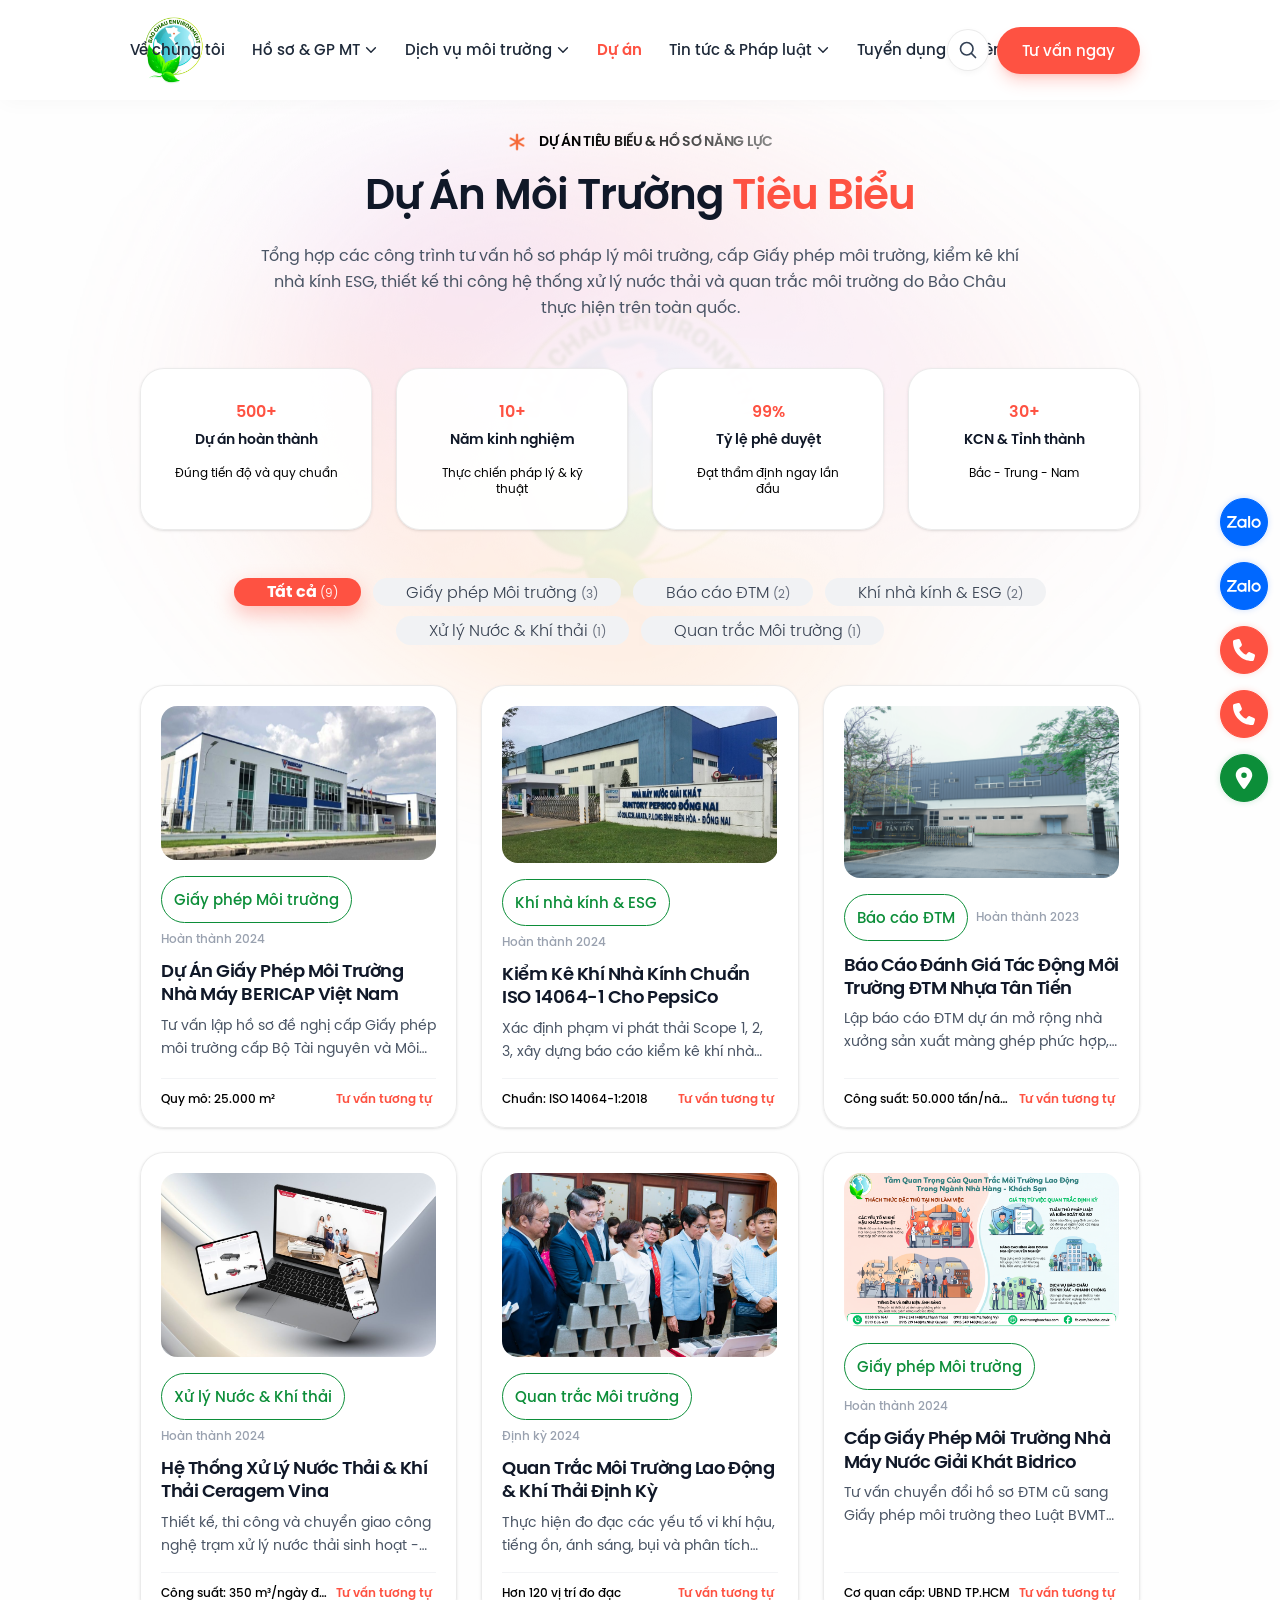
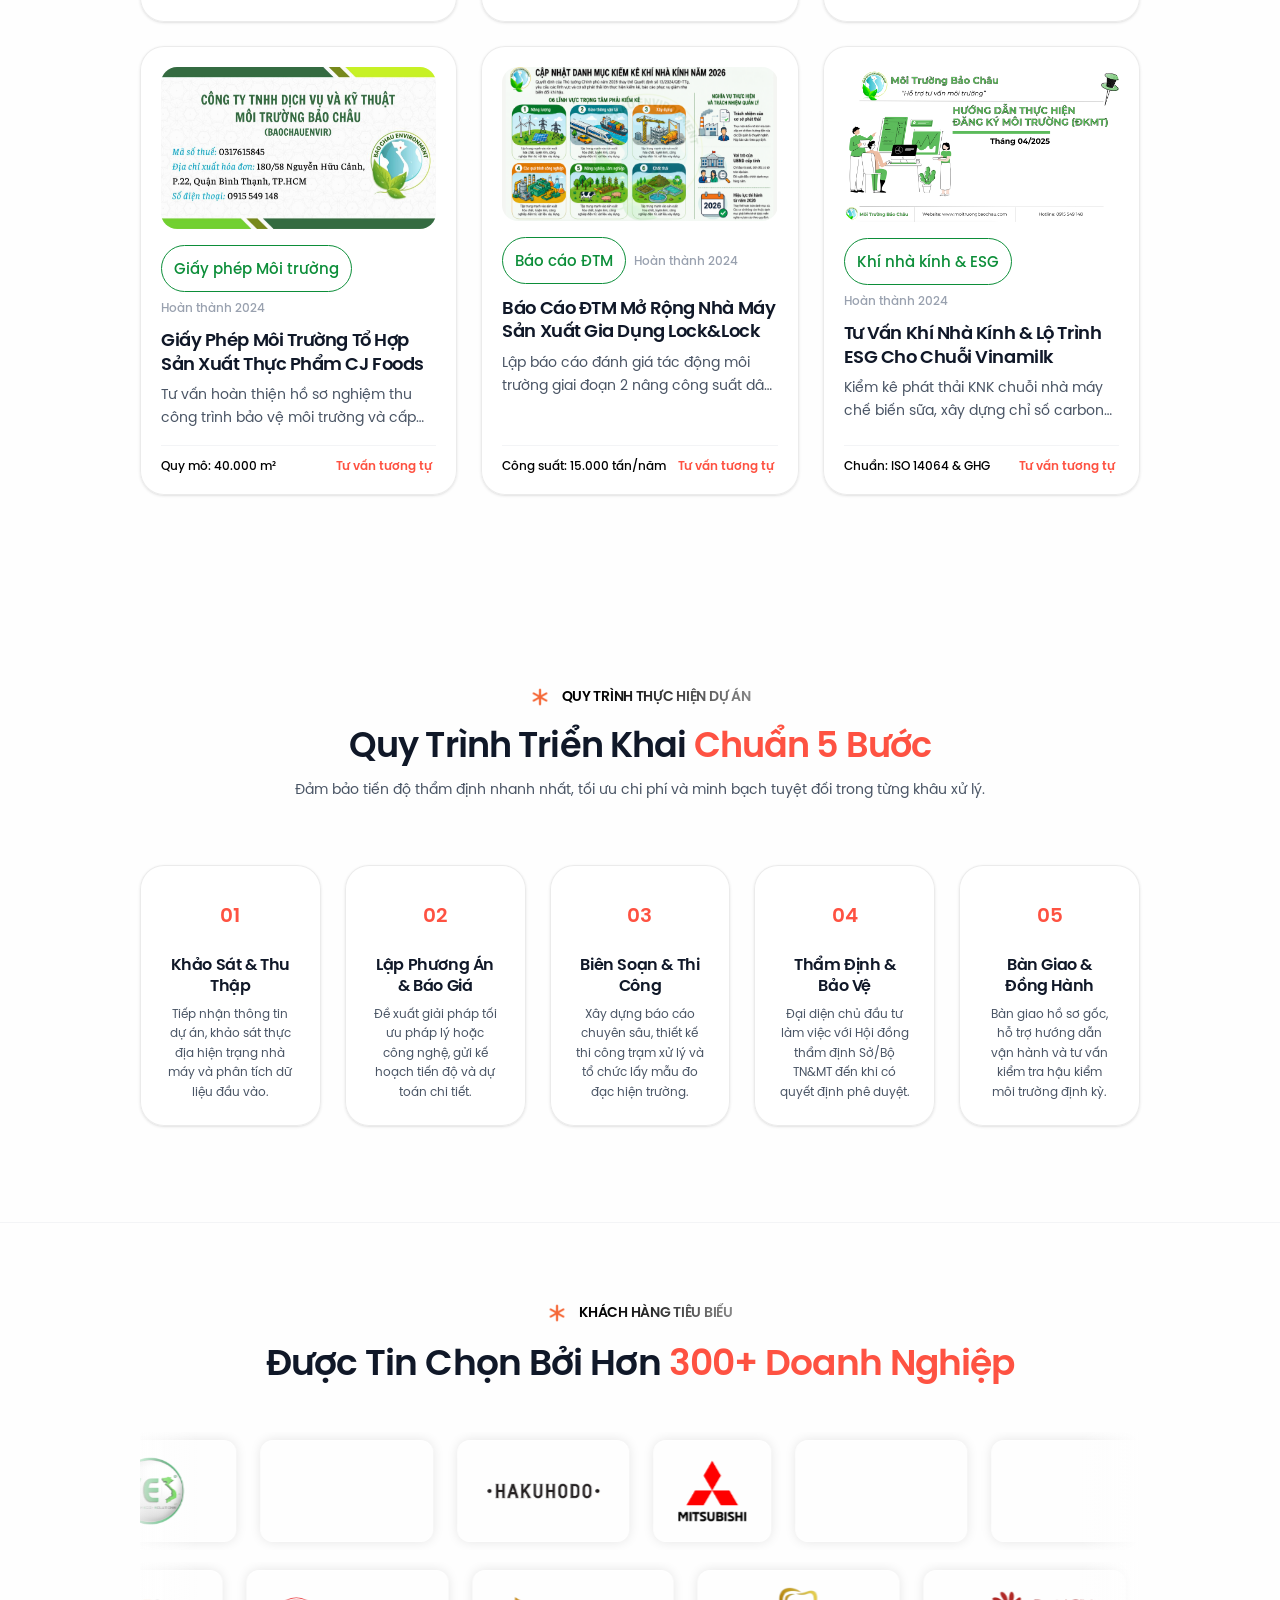
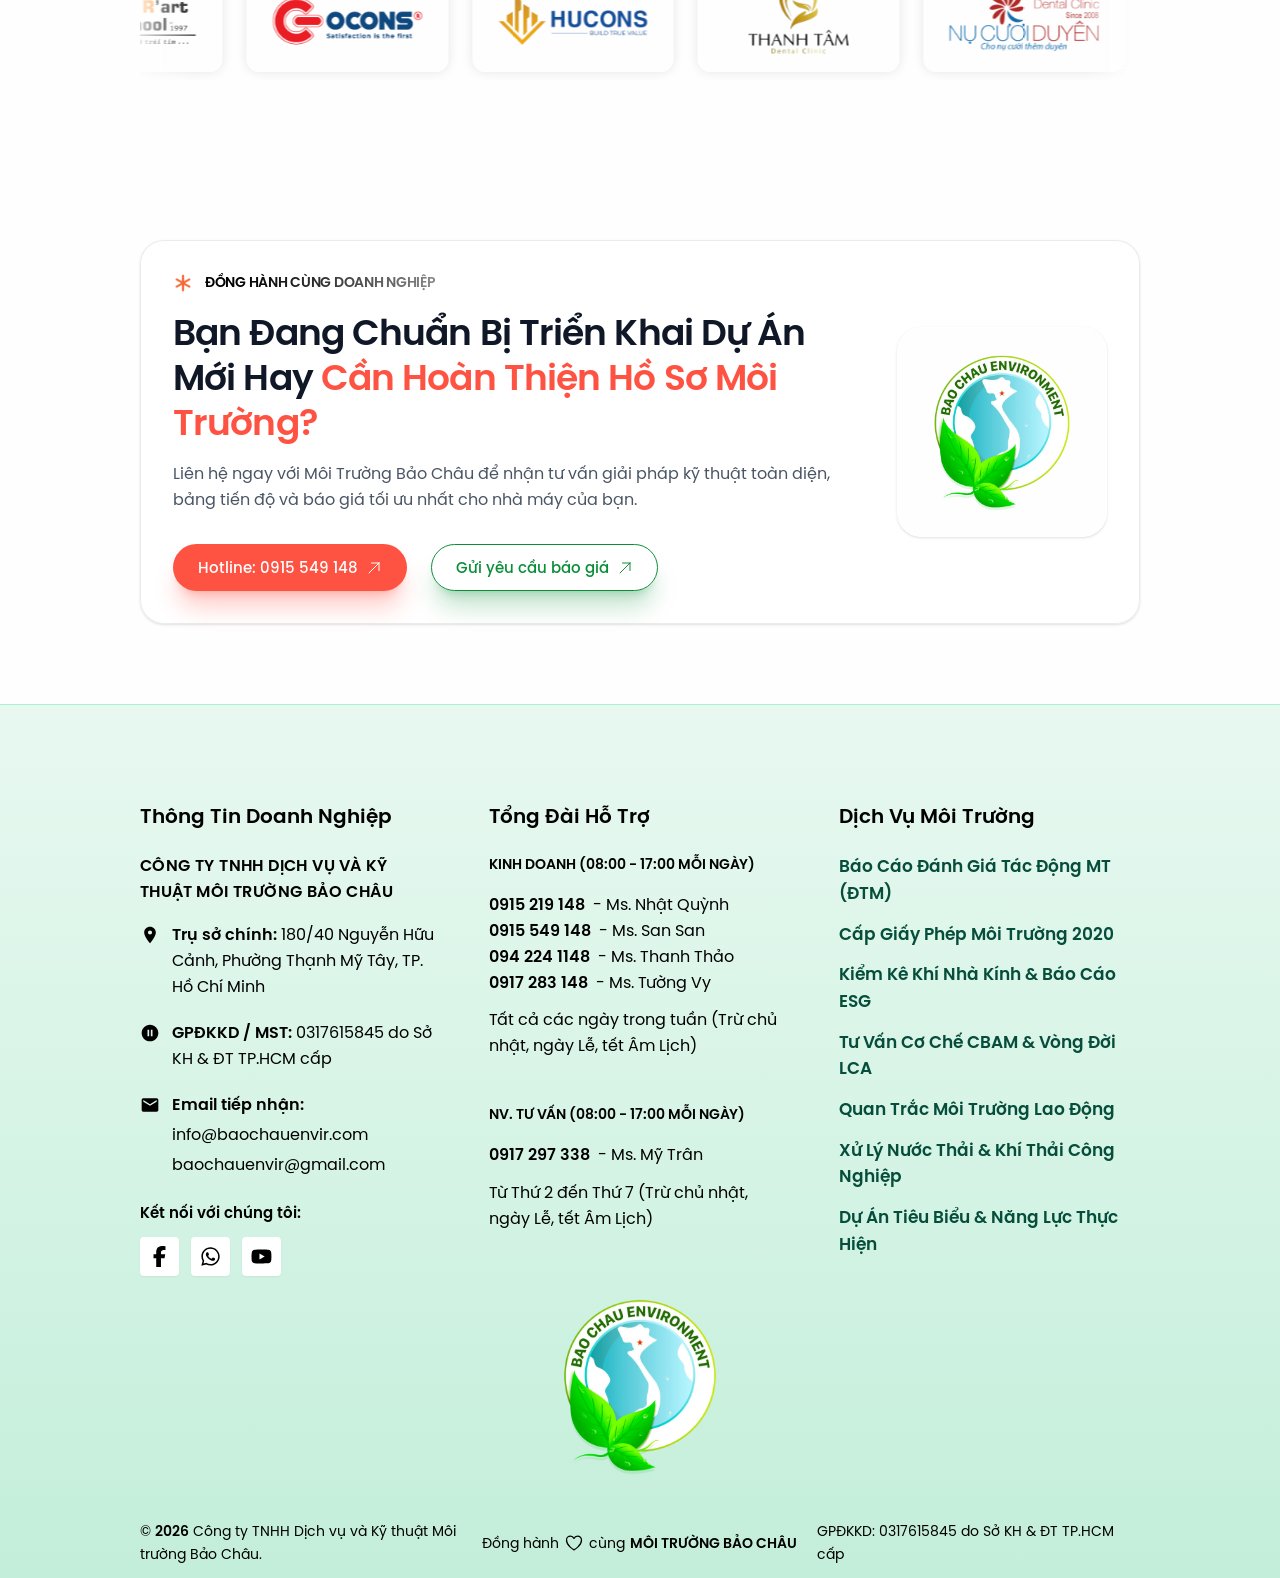
<file: project.html>
<!doctype html>
<html lang="vi" prefix="og: https://ogp.me/ns#" class="no-js">
  <head>
    <meta charset="utf-8" />
    <meta name="viewport" content="width=device-width, initial-scale=1.0" />
    <meta name="format-detection" content="telephone=no,email=no,address=no" />
    <title>
      Dự Án Tiêu Biểu &amp; Năng Lực Thực Hiện - Môi Trường Bảo Châu
    </title>
    <meta
      name="description"
      content="Tổng hợp các dự án tư vấn hồ sơ môi trường, Giấy phép môi trường, ĐTM, kiểm kê khí nhà kính ESG và trạm xử lý nước thải tiêu biểu của Môi Trường Bảo Châu."
    />
    <meta
      name="robots"
      content="follow, index, max-snippet:-1, max-video-preview:-1, max-image-preview:large"
    />
    <link rel="canonical" href="project.html" />
    <meta
      name="keywords"
      content="Dự án Môi Trường Bảo Châu, giấy phép môi trường, báo cáo ĐTM, kiểm kê khí nhà kính, xử lý nước thải, quan trắc môi trường"
    />
    <meta property="og:locale" content="vi_VN" />
    <meta property="og:type" content="article" />
    <meta
      property="og:title"
      content="Dự Án Tiêu Biểu &amp; Năng Lực Thực Hiện - Môi Trường Bảo Châu"
    />
    <meta
      property="og:description"
      content="Tổng hợp các dự án tư vấn hồ sơ môi trường, Giấy phép môi trường, ĐTM, kiểm kê khí nhà kính ESG và trạm xử lý nước thải tiêu biểu của Môi Trường Bảo Châu."
    />
    <meta
      property="og:url"
      content="https://moitruongbaochau.com/project.html"
    />
    <meta property="og:site_name" content="Môi Trường Bảo Châu" />
    <meta property="og:updated_time" content="2026-04-24T10:19:45+07:00" />
    <meta
      property="og:image"
      content="images/moi-truong-bao-chau-1024x603.jpg"
    />
    <meta
      property="og:image:secure_url"
      content="images/moi-truong-bao-chau-1024x603.jpg"
    />
    <meta property="og:image:width" content="1009" />
    <meta property="og:image:height" content="676" />
    <meta property="og:image:alt" content="Dự án Môi Trường Bảo Châu" />
    <meta property="og:image:type" content="image/jpeg" />
    <meta name="twitter:card" content="summary_large_image" />
    <meta
      name="twitter:title"
      content="Dự Án Tiêu Biểu &amp; Năng Lực Thực Hiện - Môi Trường Bảo Châu"
    />
    <meta
      name="twitter:description"
      content="Tổng hợp các dự án tư vấn hồ sơ môi trường, Giấy phép môi trường, ĐTM, kiểm kê khí nhà kính ESG và trạm xử lý nước thải tiêu biểu của Môi Trường Bảo Châu."
    />
    <meta
      name="twitter:image"
      content="images/moi-truong-bao-chau-1024x603.jpg"
    />

    <script type="application/ld+json">
      {
        "@context": "https://schema.org",
        "@graph": [
          {
            "@type": "Organization",
            "@id": "https://moitruongbaochau.com/#organization",
            "name": "Công ty TNHH Dịch vụ và Kỹ thuật Môi trường Bảo Châu",
            "alternateName": "Môi Trường Bảo Châu",
            "url": "https://moitruongbaochau.com",
            "logo": {
              "@type": "ImageObject",
              "@id": "https://moitruongbaochau.com/#logo",
              "url": "images/logo-leave-png-min.png",
              "caption": "Môi Trường Bảo Châu"
            },
            "image": "images/moi-truong-bao-chau.jpg",
            "telephone": "+84915549148",
            "email": "info@baochauenvir.com",
            "address": {
              "@type": "PostalAddress",
              "streetAddress": "180/40 Nguyễn Hữu Cảnh, Phường Thạnh Mỹ Tây",
              "addressLocality": "TP. Hồ Chí Minh",
              "addressCountry": "VN"
            },
            "description": "Công ty TNHH Dịch vụ và Kỹ thuật Môi trường Bảo Châu là đơn vị hàng đầu trong lĩnh vực tư vấn và giải pháp môi trường tại Việt Nam"
          },
          {
            "@type": "CollectionPage",
            "@id": "https://moitruongbaochau.com/project.html#webpage",
            "url": "https://moitruongbaochau.com/project.html",
            "name": "Dự Án Tiêu Biểu - Môi Trường Bảo Châu",
            "isPartOf": {
              "@id": "https://moitruongbaochau.com/#website"
            },
            "inLanguage": "vi"
          }
        ]
      }
    </script>

    <link rel="stylesheet" href="css/style.css" />
    <link rel="icon" href="images/cropped-chuan-192x192.png" />
    <link rel="apple-touch-icon" href="images/cropped-chuan-192x192.png" />
  </head>

  <body
    class="wp-singular page-template page-template-template-page-projects page"
    itemtype="https://schema.org/WebPage"
    itemscope=""
  >
    <!-- OFF-CANVAS MOBILE MENU DRAWER -->
    <div
      class="off-canvas fixed top-0 right-0 h-full w-[310px] sm:w-[360px] max-w-[85vw] bg-white shadow-2xl z-[99999] flex flex-col justify-between transition-transform duration-300 translate-x-full invisible [&.is-open]:visible [&.is-open]:translate-x-0"
      id="offCanvasMenu"
      data-fx-off-canvas=""
      data-content-scroll="true"
    >
      <!-- Header Drawer: Logo & Close Button -->
      <div
        class="flex items-center justify-between px-4 py-3.5 border-b border-gray-100 bg-white gap-2"
      >
        <a
          href="index.html"
          class="flex items-center gap-2.5 min-w-0 flex-1"
          rel="home"
        >
          <img
            src="images/logo-leave-png-min.png"
            width="36"
            height="36"
            class="h-9 w-9 shrink-0 object-contain"
            style="
              width: 36px;
              height: 36px;
              min-width: 36px;
              min-height: 36px;
              max-width: 36px;
              max-height: 36px;
            "
            alt="Môi Trường Bảo Châu"
            loading="eager"
          />
          <div class="flex flex-col min-w-0">
            <span
              class="font-bold text-[13px] text-[#064e3b] uppercase leading-tight tracking-tight truncate"
              >Môi Trường Bảo Châu</span
            >
            <span class="text-[10px] text-black font-medium truncate"
              >Tư vấn &amp; Kỹ thuật MT</span
            >
          </div>
        </a>
        <button
          class="flex items-center justify-center size-8 shrink-0 rounded-full bg-gray-100 hover:bg-gray-200 text-black hover:text-gray-900 transition-colors cursor-pointer"
          style="width: 32px; height: 32px; min-width: 32px; min-height: 32px"
          aria-label="Đóng menu"
          type="button"
          data-close=""
        >
          <svg
            width="18"
            height="18"
            xmlns="http://www.w3.org/2000/svg"
            fill="none"
            viewBox="0 0 24 24"
            stroke-width="2.5"
            stroke="currentColor"
          >
            <path
              stroke-linecap="round"
              stroke-linejoin="round"
              d="M6 18L18 6M6 6l12 12"
            />
          </svg>
        </button>
      </div>

      <!-- Quick Search -->
      <div class="px-4 pt-3.5 pb-2">
        <form
          action="#"
          class="relative flex items-center"
          method="get"
          accept-charset="UTF-8"
        >
          <input
            id="mobile-search-input"
            required=""
            type="search"
            autocomplete="off"
            name="s"
            value=""
            placeholder="Tìm dịch vụ: ĐTM, Giấy phép MT..."
            class="w-full bg-gray-50 border border-gray-200 text-[13.5px] rounded-full pl-4 pr-10 py-2.5 text-gray-800 placeholder-gray-400 focus:outline-none focus:border-primary focus:bg-white transition-all shadow-xs"
          />
          <button
            type="submit"
            class="absolute right-3 text-gray-400 hover:text-primary transition-colors"
            aria-label="Tìm kiếm"
          >
            <svg
              class="size-4.5 w-4.5 h-4.5"
              width="18"
              height="18"
              xmlns="http://www.w3.org/2000/svg"
              fill="none"
              viewBox="0 0 24 24"
              stroke-width="2"
              stroke="currentColor"
            >
              <path
                stroke-linecap="round"
                stroke-linejoin="round"
                d="m21 21-5.197-5.197m0 0A7.5 7.5 0 1 0 5.196 5.196a7.5 7.5 0 0 0 10.607 10.607Z"
              />
            </svg>
          </button>
        </form>
      </div>

      <!-- Main Mobile Navigation Accordion -->
      <div class="menu-outer flex-1 overflow-y-auto px-4 py-2">
        <ul
          id="menu-29035c419b"
          class="menu vertical vertical-menu mobile-menu flex flex-col gap-1 text-[14.5px]"
        >
          <li>
            <a
              href="about.html"
              class="mobile-nav-link flex items-center py-2.5 px-3 rounded-xl font-medium text-gray-800 hover:bg-gray-50 hover:text-primary transition-colors"
              >Về chúng tôi</a
            >
          </li>

          <!-- Accordion 1: Hồ sơ & Giấy phép MT -->
          <li class="has-submenu">
            <button
              type="button"
              class="mobile-submenu-toggle w-full flex items-center justify-between py-2.5 px-3 rounded-xl font-medium text-gray-800 hover:bg-gray-50 hover:text-primary transition-colors cursor-pointer text-left"
            >
              <span>Hồ sơ & Giấy phép MT</span>
              <svg
                class="submenu-chevron size-4 w-4 h-4 text-gray-400 transition-transform duration-200"
                width="16"
                height="16"
                fill="none"
                viewBox="0 0 24 24"
                stroke="currentColor"
                stroke-width="2"
              >
                <path
                  stroke-linecap="round"
                  stroke-linejoin="round"
                  d="M19.5 8.25l-7.5 7.5-7.5-7.5"
                />
              </svg>
            </button>
            <ul
              class="submenu hidden pl-3.5 my-1 flex flex-col gap-0.5 border-l-2 border-primary/40 ml-3"
            >
              <li>
                <a
                  href="index.html#section-4bdc829f17"
                  class="mobile-nav-link block py-2 px-2.5 text-[13.5px] rounded-lg text-gray-600 hover:text-primary hover:bg-primary/5 transition-colors font-medium"
                  >Báo Cáo ĐTM (Luật 2020)</a
                >
              </li>
              <li>
                <a
                  href="service-detail.html"
                  class="mobile-nav-link block py-2 px-2.5 text-[13.5px] rounded-lg text-gray-600 hover:text-primary hover:bg-primary/5 transition-colors font-medium"
                  >Giấy Phép Môi Trường Cơ Sở</a
                >
              </li>
              <li>
                <a
                  href="index.html#section-4bdc829f17"
                  class="mobile-nav-link block py-2 px-2.5 text-[13.5px] rounded-lg text-gray-600 hover:text-primary hover:bg-primary/5 transition-colors font-medium"
                  >Đăng Ký Môi Trường Cấp Xã/Huyện</a
                >
              </li>
              <li>
                <a
                  href="index.html#section-4bdc829f17"
                  class="mobile-nav-link block py-2 px-2.5 text-[13.5px] rounded-lg text-gray-600 hover:text-primary hover:bg-primary/5 transition-colors font-medium"
                  >Báo Cáo BVMT Định Kỳ Hàng Năm</a
                >
              </li>
              <li>
                <a
                  href="index.html#section-4bdc829f17"
                  class="mobile-nav-link block py-2 px-2.5 text-[13.5px] rounded-lg text-gray-600 hover:text-primary hover:bg-primary/5 transition-colors font-medium"
                  >Ứng Phó Sự Cố MT & Hóa Chất</a
                >
              </li>
              <li>
                <a
                  href="index.html#section-4bdc829f17"
                  class="mobile-nav-link block py-2 px-2.5 text-[13.5px] rounded-lg text-gray-600 hover:text-primary hover:bg-primary/5 transition-colors font-medium"
                  >Quan Trắc Môi Trường Lao Động</a
                >
              </li>
              <li>
                <a
                  href="index.html#section-4bdc829f17"
                  class="mobile-nav-link block py-2 px-2.5 text-[13.5px] rounded-lg text-gray-600 hover:text-primary hover:bg-primary/5 transition-colors font-medium"
                  >Lập Bản Đồ Tiếng Ồn (Noise Map)</a
                >
              </li>
            </ul>
          </li>

          <!-- Accordion 2: Dịch vụ môi trường -->
          <li class="has-submenu">
            <button
              type="button"
              class="mobile-submenu-toggle w-full flex items-center justify-between py-2.5 px-3 rounded-xl font-medium text-gray-800 hover:bg-gray-50 hover:text-primary transition-colors cursor-pointer text-left"
            >
              <span>Dịch vụ môi trường</span>
              <svg
                class="submenu-chevron size-4 w-4 h-4 text-gray-400 transition-transform duration-200"
                width="16"
                height="16"
                fill="none"
                viewBox="0 0 24 24"
                stroke="currentColor"
                stroke-width="2"
              >
                <path
                  stroke-linecap="round"
                  stroke-linejoin="round"
                  d="M19.5 8.25l-7.5 7.5-7.5-7.5"
                />
              </svg>
            </button>
            <ul
              class="submenu hidden pl-3.5 my-1 flex flex-col gap-0.5 border-l-2 border-primary/40 ml-3"
            >
              <li>
                <a
                  href="index.html#section-4bdc829f17"
                  class="mobile-nav-link block py-2 px-2.5 text-[13.5px] rounded-lg text-gray-600 hover:text-primary hover:bg-primary/5 transition-colors font-medium"
                  >Kiểm Kê Khí Nhà Kính (ISO 14064)</a
                >
              </li>
              <li>
                <a
                  href="index.html#section-4bdc829f17"
                  class="mobile-nav-link block py-2 px-2.5 text-[13.5px] rounded-lg text-gray-600 hover:text-primary hover:bg-primary/5 transition-colors font-medium"
                  >Tư Vấn Cơ Chế CBAM Châu Âu</a
                >
              </li>
              <li>
                <a
                  href="index.html#section-4bdc829f17"
                  class="mobile-nav-link block py-2 px-2.5 text-[13.5px] rounded-lg text-gray-600 hover:text-primary hover:bg-primary/5 transition-colors font-medium"
                  >Đánh Giá Vòng Đời Sản Phẩm (LCA)</a
                >
              </li>
              <li>
                <a
                  href="index.html#section-4bdc829f17"
                  class="mobile-nav-link block py-2 px-2.5 text-[13.5px] rounded-lg text-gray-600 hover:text-primary hover:bg-primary/5 transition-colors font-medium"
                  >Tư Vấn Báo Cáo Bền Vững ESG</a
                >
              </li>
              <li>
                <a
                  href="index.html#section-4bdc829f17"
                  class="mobile-nav-link block py-2 px-2.5 text-[13.5px] rounded-lg text-gray-600 hover:text-primary hover:bg-primary/5 transition-colors font-medium"
                  >Thiết Kế Trạm Xử Lý Nước Thải</a
                >
              </li>
              <li>
                <a
                  href="index.html#section-4bdc829f17"
                  class="mobile-nav-link block py-2 px-2.5 text-[13.5px] rounded-lg text-gray-600 hover:text-primary hover:bg-primary/5 transition-colors font-medium"
                  >Hệ Thống Xử Lý Khí Thải & Bụi</a
                >
              </li>
              <li>
                <a
                  href="index.html#section-4bdc829f17"
                  class="mobile-nav-link block py-2 px-2.5 text-[13.5px] rounded-lg text-gray-600 hover:text-primary hover:bg-primary/5 transition-colors font-medium"
                  >Thu Gom & Quản Lý Chất Thải</a
                >
              </li>
              <li>
                <a
                  href="index.html#section-4bdc829f17"
                  class="mobile-nav-link block py-2 px-2.5 text-[13.5px] rounded-lg text-gray-600 hover:text-primary hover:bg-primary/5 transition-colors font-medium"
                  >Cung Cấp Hóa Chất & Vi Sinh MT</a
                >
              </li>
            </ul>
          </li>

          <li>
            <a
              href="project.html"
              class="mobile-nav-link flex items-center py-2.5 px-3 rounded-xl font-bold text-primary bg-primary/10 transition-colors"
              >Dự án</a
            >
          </li>

          <!-- Accordion 3: Tin tức & Pháp luật -->
          <li class="has-submenu">
            <button
              type="button"
              class="mobile-submenu-toggle w-full flex items-center justify-between py-2.5 px-3 rounded-xl font-medium text-gray-800 hover:bg-gray-50 hover:text-primary transition-colors cursor-pointer text-left"
            >
              <span>Tin tức & Pháp luật</span>
              <svg
                class="submenu-chevron size-4 w-4 h-4 text-gray-400 transition-transform duration-200"
                width="16"
                height="16"
                fill="none"
                viewBox="0 0 24 24"
                stroke="currentColor"
                stroke-width="2"
              >
                <path
                  stroke-linecap="round"
                  stroke-linejoin="round"
                  d="M19.5 8.25l-7.5 7.5-7.5-7.5"
                />
              </svg>
            </button>
            <ul
              class="submenu hidden pl-3.5 my-1 flex flex-col gap-0.5 border-l-2 border-primary/40 ml-3"
            >
              <li>
                <a
                  href="index.html#section-b2b918f0c9"
                  class="mobile-nav-link block py-2 px-2.5 text-[13.5px] rounded-lg text-gray-600 hover:text-primary hover:bg-primary/5 transition-colors font-medium"
                  >Luật Bảo Vệ Môi Trường 2020</a
                >
              </li>
              <li>
                <a
                  href="index.html#section-b2b918f0c9"
                  class="mobile-nav-link block py-2 px-2.5 text-[13.5px] rounded-lg text-gray-600 hover:text-primary hover:bg-primary/5 transition-colors font-medium"
                  >Nghị định 08/2022/NĐ-CP Hướng Dẫn</a
                >
              </li>
              <li>
                <a
                  href="index.html#section-b2b918f0c9"
                  class="mobile-nav-link block py-2 px-2.5 text-[13.5px] rounded-lg text-gray-600 hover:text-primary hover:bg-primary/5 transition-colors font-medium"
                  >Cẩm Nang Kiểm Kê Khí Nhà Kính</a
                >
              </li>
              <li>
                <a
                  href="index.html#section-b2b918f0c9"
                  class="mobile-nav-link block py-2 px-2.5 text-[13.5px] rounded-lg text-gray-600 hover:text-primary hover:bg-primary/5 transition-colors font-medium"
                  >Khai Báo CBAM Xuất Khẩu EU</a
                >
              </li>
              <li>
                <a
                  href="index.html#section-b2b918f0c9"
                  class="mobile-nav-link block py-2 px-2.5 text-[13.5px] rounded-lg text-gray-600 hover:text-primary hover:bg-primary/5 transition-colors font-medium"
                  >Công Nghệ Xử Lý Nước Thải</a
                >
              </li>
            </ul>
          </li>

          <li>
            <a
              href="recruitment.html"
              class="mobile-nav-link flex items-center py-2.5 px-3 rounded-xl font-medium text-gray-800 hover:bg-gray-50 hover:text-primary transition-colors"
              >Tuyển dụng</a
            >
          </li>

          <li>
            <a
              href="contact.html"
              class="mobile-nav-link flex items-center py-2.5 px-3 rounded-xl font-medium text-gray-800 hover:bg-gray-50 hover:text-primary transition-colors"
              >Liên hệ</a
            >
          </li>
        </ul>
      </div>

      <!-- Quick Action Footer: Hotline & Zalo Button -->
      <div
        class="p-4 border-t border-gray-100 bg-gray-50/80 flex flex-col gap-2"
      >
        <a
          href="tel:0915549148"
          class="flex items-center justify-center gap-2 w-full py-2.5 px-4 rounded-xl bg-primary hover:bg-[#e03e2f] text-white font-bold text-[14px] shadow-sm shadow-primary/25 transition-all text-center"
        >
          <svg
            class="size-4"
            fill="none"
            viewBox="0 0 24 24"
            stroke="currentColor"
            stroke-width="2"
          >
            <path
              stroke-linecap="round"
              stroke-linejoin="round"
              d="M2.25 6.75c0 8.284 6.716 15 15 15h2.25a2.25 2.25 0 002.25-2.25v-1.372c0-.516-.351-.966-.852-1.091l-4.423-1.106c-.44-.11-.902.055-1.173.417l-.97 1.293c-.282.376-.769.542-1.21.38a12.035 12.035 0 01-7.143-7.143c-.162-.441.004-.928.38-1.21l1.293-.97c.363-.271.527-.734.417-1.173L6.963 3.102a1.125 1.125 0 00-1.091-.852H4.5A2.25 2.25 0 002.25 4.5v2.25z"
            />
          </svg>
          Hotline: 0915 549 148
        </a>
        <p class="text-[11px] text-black text-center">
          Hỗ trợ tư vấn 24/7 (Thứ 2 - Thứ 7)
        </p>
      </div>
    </div>
    <div class="relative">
      <header
        data-fx-sticky=""
        id="header"
        class="site-header"
        itemtype="https://schema.org/WPHeader"
        itemscope=""
      >
        <div
          id="masthead"
          class="masthead py-4 sm:py-5 glass-effect transition-all duration-300"
        >
          <div
            class="container px-3 sm:px-4 mx-auto flex items-center justify-between gap-2 sm:gap-4"
          >
            <div class="masthead-logo flex-shrink-0">
              <div class="site-logo">
                <a
                  class="logo flex items-center"
                  title="MÔI TRƯỜNG BẢO CHÂU"
                  href="index.html"
                  rel="home"
                  ><span class="custom-logo-link"
                    ><img
                      src="images/logo-leave-png-min.png"
                      class="custom-logo h-14 sm:h-16 lg:h-18 w-auto object-contain transition-transform duration-300 hover:scale-105"
                      alt="Môi Trường Bảo Châu"
                      loading="eager"
                      fetchpriority="high"
                      decoding="async" /></span
                ></a>
                <p class="sr-only">MÔI TRƯỜNG BẢO CHÂU</p>
              </div>
            </div>
            <div
              class="nav-container pl-2 pr-2 xl:pl-6 xl:pr-4 hidden xl:flex items-center justify-center flex-1"
            >
              <nav class="nav" id="main-nav">
                <ul
                  id="menu-8c6d27c2ee"
                  class="dropdown menu horizontal-menu main-nav u-flex-x items-center gap-1 xl:gap-2 min-h-11 xl:min-h-12 bg-black/6 backdrop-blur-md pt-1 px-3.5 xl:px-6 pb-1 rounded-full"
                  data-fx-dropdown-menu=""
                  data-hover="true"
                  data-autohide="true"
                >
                  <li>
                    <a
                      href="about.html"
                      class="flex items-center h-full font-medium text-[14.5px] xl:text-[15px] text-gray-800 dark:text-gray-200 hover:text-primary dark:hover:text-primary transition-colors py-2 px-3 rounded-full hover:bg-black/5"
                      >Về chúng tôi</a
                    >
                  </li>
                  <li class="col-2 menu-mega">
                    <a
                      href="index.html#section-4bdc829f17"
                      class="flex items-center h-full font-medium text-[14.5px] xl:text-[15px] text-gray-800 dark:text-gray-200 hover:text-primary dark:hover:text-primary transition-colors py-2 px-3 rounded-full hover:bg-black/5 gap-1"
                      >Hồ sơ & GP MT
                      <svg
                        class="size-3.5 w-3.5 h-3.5 opacity-60"
                        width="14"
                        height="14"
                        fill="none"
                        viewBox="0 0 24 24"
                        stroke="currentColor"
                        stroke-width="2.5"
                      >
                        <path
                          stroke-linecap="round"
                          stroke-linejoin="round"
                          d="M19.5 8.25l-7.5 7.5-7.5-7.5"
                        />
                      </svg>
                    </a>
                    <ul class="submenu vertical menu">
                      <li>
                        <a
                          href="index.html#section-4bdc829f17"
                          class="text-[14.5px] font-bold! text-primary uppercase pb-1 border-b border-white/10"
                          >Hồ sơ pháp lý môi trường</a
                        >
                        <ul class="submenu vertical menu">
                          <li>
                            <a
                              href="index.html#section-4bdc829f17"
                              title="Báo Cáo ĐTM"
                              >Báo Cáo ĐTM (Luật BVMT 2020)</a
                            >
                          </li>
                          <li>
                            <a
                              href="service-detail.html"
                              title="Giấy Phép Môi Trường"
                              >Giấy Phép Môi Trường Cơ Sở</a
                            >
                          </li>
                          <li>
                            <a
                              href="index.html#section-4bdc829f17"
                              title="Đăng Ký Môi Trường"
                              >Đăng Ký Môi Trường Cấp Huyện/Xã</a
                            >
                          </li>
                          <li>
                            <a
                              href="index.html#section-4bdc829f17"
                              title="Báo Cáo Công Tác BVMT Định Kỳ"
                              >Báo Cáo Công Tác BVMT Định Kỳ</a
                            >
                          </li>
                          <li>
                            <a
                              href="index.html#section-4bdc829f17"
                              title="Ứng Phó Sự Cố Môi Trường"
                              >Kế Hoạch Phòng Ngừa Sự Cố MT</a
                            >
                          </li>
                        </ul>
                      </li>
                      <li>
                        <a
                          href="index.html#section-4bdc829f17"
                          class="text-[14.5px] font-bold! text-primary uppercase pb-1 border-b border-white/10"
                          >Tư vấn & Giám sát</a
                        >
                        <ul class="submenu vertical menu">
                          <li>
                            <a
                              href="index.html#section-4bdc829f17"
                              title="Quan Trắc Môi Trường Lao Động"
                              >Quan Trắc Môi Trường Lao Động</a
                            >
                          </li>
                          <li>
                            <a
                              href="index.html#section-4bdc829f17"
                              title="Lập Bản Đồ Tiếng Ồn"
                              >Lập Bản Đồ Tiếng Ồn (Noise Map)</a
                            >
                          </li>
                          <li>
                            <a
                              href="index.html#section-4bdc829f17"
                              title="Phương Án Phục Hồi MT"
                              >Phương Án Cải Tạo Phục Hồi MT</a
                            >
                          </li>
                          <li>
                            <a
                              href="index.html#section-4bdc829f17"
                              title="Khai Thác Nước Ngầm"
                              >Giấy Phép Khai Thác Nước Ngầm</a
                            >
                          </li>
                          <li>
                            <a
                              href="index.html#section-4bdc829f17"
                              title="Nghiệm Thu Công Trình MT"
                              >Nghiệm Thu Công Trình BVMT</a
                            >
                          </li>
                        </ul>
                      </li>
                    </ul>
                  </li>
                  <li class="col-2 menu-mega">
                    <a
                      href="index.html#section-4bdc829f17"
                      class="flex items-center h-full font-medium text-[14.5px] xl:text-[15px] text-gray-800 dark:text-gray-200 hover:text-primary dark:hover:text-primary transition-colors py-2 px-3 rounded-full hover:bg-black/5 gap-1"
                      >Dịch vụ môi trường
                      <svg
                        class="size-3.5 w-3.5 h-3.5 opacity-60"
                        width="14"
                        height="14"
                        fill="none"
                        viewBox="0 0 24 24"
                        stroke="currentColor"
                        stroke-width="2.5"
                      >
                        <path
                          stroke-linecap="round"
                          stroke-linejoin="round"
                          d="M19.5 8.25l-7.5 7.5-7.5-7.5"
                        />
                      </svg>
                    </a>
                    <ul class="submenu vertical menu">
                      <li>
                        <a
                          href="index.html#section-4bdc829f17"
                          class="text-[14.5px] font-bold! text-primary uppercase pb-1 border-b border-white/10"
                          >Khí hậu & Chuyển đổi xanh</a
                        >
                        <ul class="submenu vertical menu">
                          <li>
                            <a
                              href="index.html#section-4bdc829f17"
                              title="Kiểm Kê Khí Nhà Kính"
                              >Kiểm Kê Khí Nhà Kính (ISO 14064)</a
                            >
                          </li>
                          <li>
                            <a
                              href="index.html#section-4bdc829f17"
                              title="Tư Vấn Cơ Chế CBAM EU"
                              >Tư Vấn Cơ Chế CBAM Xuất Khẩu EU</a
                            >
                          </li>
                          <li>
                            <a
                              href="index.html#section-4bdc829f17"
                              title="Đánh Giá Vòng Đời LCA"
                              >Đánh Giá Vòng Đời Sản Phẩm (LCA)</a
                            >
                          </li>
                          <li>
                            <a
                              href="index.html#section-4bdc829f17"
                              title="Chiến Lược ESG"
                              >Tư Vấn & Báo Cáo Phát Triển ESG</a
                            >
                          </li>
                          <li>
                            <a
                              href="index.html#section-4bdc829f17"
                              title="Tín Chỉ Carbon"
                              >Tư Vấn Dự Án Tín Chỉ Carbon</a
                            >
                          </li>
                        </ul>
                      </li>
                      <li>
                        <a
                          href="index.html#section-4bdc829f17"
                          class="text-[14.5px] font-bold! text-primary uppercase pb-1 border-b border-white/10"
                          >Công nghệ & Xử lý MT</a
                        >
                        <ul class="submenu vertical menu">
                          <li>
                            <a
                              href="index.html#section-4bdc829f17"
                              title="Xử Lý Nước Thải"
                              >Hệ Thống Xử Lý Nước Thải</a
                            >
                          </li>
                          <li>
                            <a
                              href="index.html#section-4bdc829f17"
                              title="Xử Lý Khí Thải & Bụi"
                              >Hệ Thống Xử Lý Khí Thải & Bụi</a
                            >
                          </li>
                          <li>
                            <a
                              href="index.html#section-4bdc829f17"
                              title="Quản Lý Chất Thải"
                              >Thu Gom & Xử Lý Chất Thải Nguy Hại</a
                            >
                          </li>
                          <li>
                            <a
                              href="index.html#section-4bdc829f17"
                              title="Men Vi Sinh & Hóa Chất MT"
                              >Cung Cấp Men Vi Sinh & Hóa Chất</a
                            >
                          </li>
                          <li>
                            <a
                              href="index.html#section-4bdc829f17"
                              title="Bảo Trì Vận Hành"
                              >Bảo Trì & Vận Hành Trạm XLNT</a
                            >
                          </li>
                        </ul>
                      </li>
                    </ul>
                  </li>
                  <li>
                    <a
                      href="project.html"
                      class="flex items-center h-full font-bold text-[14.5px] xl:text-[15px] text-primary transition-colors py-2 px-3 rounded-full bg-black/5"
                      >Dự án</a
                    >
                  </li>
                  <li class="col-3 menu-mega">
                    <a
                      href="news.html"
                      class="flex items-center h-full font-medium text-[14.5px] xl:text-[15px] text-gray-800 dark:text-gray-200 hover:text-primary dark:hover:text-primary transition-colors py-2 px-3 rounded-full hover:bg-black/5 gap-1"
                      >Tin tức & Pháp luật
                      <svg
                        class="size-3.5 w-3.5 h-3.5 opacity-60"
                        width="14"
                        height="14"
                        fill="none"
                        viewBox="0 0 24 24"
                        stroke="currentColor"
                        stroke-width="2.5"
                      >
                        <path
                          stroke-linecap="round"
                          stroke-linejoin="round"
                          d="M19.5 8.25l-7.5 7.5-7.5-7.5"
                        />
                      </svg>
                    </a>
                    <ul class="submenu vertical menu">
                      <li>
                        <a
                          href="index.html#section-b2b918f0c9"
                          class="text-[14px] font-bold! text-primary uppercase pb-1 border-b border-white/10"
                          >Pháp luật Môi trường</a
                        >
                        <ul class="submenu vertical menu">
                          <li>
                            <a href="index.html#section-b2b918f0c9"
                              >Luật Bảo Vệ Môi Trường 2020</a
                            >
                          </li>
                          <li>
                            <a href="index.html#section-b2b918f0c9"
                              >Nghị định 08/2022/NĐ-CP Chi Tiết</a
                            >
                          </li>
                          <li>
                            <a href="index.html#section-b2b918f0c9"
                              >Thông tư 02/2022/TT-BTNMT</a
                            >
                          </li>
                          <li>
                            <a href="index.html#section-b2b918f0c9"
                              >Xử Phạt Vi Phạm Hành Chính MT</a
                            >
                          </li>
                        </ul>
                      </li>
                      <li>
                        <a
                          href="index.html#section-b2b918f0c9"
                          class="text-[14px] font-bold! text-primary uppercase pb-1 border-b border-white/10"
                          >ESG & Net Zero</a
                        >
                        <ul class="submenu vertical menu">
                          <li>
                            <a href="index.html#section-b2b918f0c9"
                              >Cẩm Nang Kiểm Kê Khí Nhà Kính</a
                            >
                          </li>
                          <li>
                            <a href="index.html#section-b2b918f0c9"
                              >Hướng Dẫn Khai Báo CBAM EU</a
                            >
                          </li>
                          <li>
                            <a href="index.html#section-b2b918f0c9"
                              >Lộ Trình Net Zero 2050 Việt Nam</a
                            >
                          </li>
                          <li>
                            <a href="index.html#section-b2b918f0c9"
                              >Thị Trường Tín Chỉ Carbon</a
                            >
                          </li>
                        </ul>
                      </li>
                      <li>
                        <a
                          href="index.html#section-b2b918f0c9"
                          class="text-[14px] font-bold! text-primary uppercase pb-1 border-b border-white/10"
                          >Kỹ thuật & Công nghệ</a
                        >
                        <ul class="submenu vertical menu">
                          <li>
                            <a href="index.html#section-b2b918f0c9"
                              >Công Nghệ MBR / MBBR Nước Thải</a
                            >
                          </li>
                          <li>
                            <a href="index.html#section-b2b918f0c9"
                              >Xử Lý Khí Thải Tháp Hấp Thụ</a
                            >
                          </li>
                          <li>
                            <a href="index.html#section-b2b918f0c9"
                              >Khắc Phục Sự Cố Vi Sinh Bùn Nổi</a
                            >
                          </li>
                          <li>
                            <a href="index.html#section-b2b918f0c9"
                              >Quy Trình Đo Kiểm Môi Trường LĐ</a
                            >
                          </li>
                        </ul>
                      </li>
                    </ul>
                  </li>
                  <li>
                    <a
                      href="recruitment.html"
                      class="flex items-center h-full font-medium text-[14.5px] xl:text-[15px] text-gray-800 dark:text-gray-200 hover:text-primary dark:hover:text-primary transition-colors py-2 px-3 rounded-full hover:bg-black/5"
                      >Tuyển dụng</a
                    >
                  </li>
                  <li>
                    <a
                      href="contact.html"
                      class="flex items-center h-full font-medium text-[14.5px] xl:text-[15px] text-gray-800 dark:text-gray-200 hover:text-primary dark:hover:text-primary transition-colors py-2 px-3 rounded-full hover:bg-black/5"
                      >Liên hệ</a
                    >
                  </li>
                </ul>
              </nav>
            </div>
            <div
              class="header-actions flex items-center gap-2 sm:gap-3 flex-shrink-0"
            >
              <div
                class="all_search_dark_mode flex flex-[0_0_auto] items-center"
              >
                <div class="dropdown-search relative">
                  <a
                    class="dropdown-trigger flex items-center justify-center size-10 sm:size-10.5 rounded-full bg-white/90 dark:bg-gray-800/90 border border-gray-200/90 dark:border-gray-700 shadow-xs hover:shadow-md hover:border-primary/50 text-gray-700 hover:text-primary hover:bg-primary/5 dark:text-gray-200 dark:hover:text-primary transition-all duration-200 active:scale-95"
                    title="Tìm kiếm dịch vụ"
                    href="javascript:;"
                    data-fx-dropdown-toggle="#dropdown-search-aced3469f6"
                  >
                    <svg
                      class="size-4.5 sm:size-5 svg-search"
                      width="20"
                      height="20"
                      xmlns="http://www.w3.org/2000/svg"
                      fill="none"
                      viewBox="0 0 24 24"
                      stroke-width="2"
                      stroke="currentColor"
                    >
                      <path
                        stroke-linecap="round"
                        stroke-linejoin="round"
                        d="m21 21-5.197-5.197m0 0A7.5 7.5 0 1 0 5.196 5.196a7.5 7.5 0 0 0 10.607 10.607Z"
                      ></path>
                    </svg>
                    <svg
                      class="size-4.5 sm:size-5 svg-close hidden"
                      width="20"
                      height="20"
                      xmlns="http://www.w3.org/2000/svg"
                      fill="none"
                      viewBox="0 0 24 24"
                      stroke-width="2"
                      stroke="currentColor"
                    >
                      <path
                        stroke-linecap="round"
                        stroke-linejoin="round"
                        d="M6 18L18 6M6 6l12 12"
                      ></path>
                    </svg>
                  </a>
                  <div
                    role="search"
                    class="dropdown-pane alignment-right"
                    id="dropdown-search-aced3469f6"
                    data-fx-dropdown=""
                    data-auto-focus="true"
                  >
                    <form
                      action="#"
                      class="frm-search"
                      method="get"
                      accept-charset="UTF-8"
                    >
                      <div class="frm-container">
                        <label for="search-aced3469f6" class="sr-only"
                          >Tìm kiếm dịch vụ môi trường</label
                        >
                        <input
                          class="rounded-full"
                          id="search-aced3469f6"
                          required=""
                          pattern="^(.*\S+.*)$"
                          type="search"
                          name="s"
                          value=""
                          placeholder="Tìm dịch vụ: ĐTM, Khí nhà kính, Nước thải..."
                        />
                        <button class="btn-s" type="submit" aria-label="Search">
                          <svg
                            class="size-5 w-5 h-5"
                            width="20"
                            height="20"
                            xmlns="http://www.w3.org/2000/svg"
                            fill="none"
                            viewBox="0 0 24 24"
                            stroke-width="2"
                            stroke="currentColor"
                          >
                            <path
                              stroke-linecap="round"
                              stroke-linejoin="round"
                              d="m21 21-5.197-5.197m0 0A7.5 7.5 0 1 0 5.196 5.196a7.5 7.5 0 0 0 10.607 10.607Z"
                            ></path>
                          </svg>
                          <span>Tìm kiếm</span>
                        </button>
                      </div>
                      <div class="frm-hint">
                        <p class="hint-title font-medium mt-6 mb-4">
                          Dịch vụ môi trường nổi bật
                        </p>
                        <ul class="hint-list flex flex-col gap-4 ml-3">
                          <li>
                            <a
                              class="flex items-center gap-3 text-[14px] group"
                              href="index.html#section-4bdc829f17"
                              title="Kiểm Kê Khí Nhà Kính (ESG - CBAM)"
                            >
                              <svg
                                class="w-4 h-4 text-primary"
                                aria-hidden="true"
                              >
                                <use href="#icon-check-circle-solid"></use>
                              </svg>
                              Kiểm Kê Khí Nhà Kính (ESG - CBAM)
                            </a>
                          </li>
                          <li>
                            <a
                              class="flex items-center gap-3 text-[14px] group"
                              href="index.html#section-4bdc829f17"
                              title="Lập Báo Cáo Đánh Giá Tác Động Môi Trường (ĐTM)"
                            >
                              <svg
                                class="w-4 h-4 text-primary"
                                aria-hidden="true"
                              >
                                <use href="#icon-check-circle-solid"></use>
                              </svg>
                              Lập Báo Cáo Đánh Giá Tác Động Môi Trường (ĐTM)
                            </a>
                          </li>
                          <li>
                            <a
                              class="flex items-center gap-3 text-[14px] group"
                              href="index.html#section-4bdc829f17"
                              title="Cấp Giấy Phép Môi Trường Theo Luật 2020"
                            >
                              <svg
                                class="w-4 h-4 text-primary"
                                aria-hidden="true"
                              >
                                <use href="#icon-check-circle-solid"></use>
                              </svg>
                              Cấp Giấy Phép Môi Trường Theo Luật 2020
                            </a>
                          </li>
                          <li>
                            <a
                              class="flex items-center gap-3 text-[14px] group"
                              href="index.html#section-4bdc829f17"
                              title="Quan Trắc Môi Trường Lao Động Định Kỳ"
                            >
                              <svg
                                class="w-4 h-4 text-primary"
                                aria-hidden="true"
                              >
                                <use href="#icon-check-circle-solid"></use>
                              </svg>
                              Quan Trắc Môi Trường Lao Động Định Kỳ
                            </a>
                          </li>
                          <li>
                            <a
                              class="flex items-center gap-3 text-[14px] group"
                              href="index.html#section-4bdc829f17"
                              title="Thiết Kế & Thi Công Hệ Thống Xử Lý Nước Thải"
                            >
                              <svg
                                class="w-4 h-4 text-primary"
                                aria-hidden="true"
                              >
                                <use href="#icon-check-circle-solid"></use>
                              </svg>
                              Thiết Kế & Thi Công Hệ Thống Xử Lý Nước Thải
                            </a>
                          </li>
                        </ul>
                      </div>
                    </form>
                  </div>
                </div>
              </div>
              <a
                class="hidden sm:inline-flex btn btn-primary-1 items-center justify-center font-semibold text-[13.5px] sm:text-[14.5px] py-2 sm:py-2.5 px-4 sm:px-5 rounded-full shadow-lg shadow-primary/25 hover:shadow-primary/80 transition-all text-white whitespace-nowrap"
                href="https://zalo.me/0915549148"
                title="Tư vấn ngay"
                target="_blank"
                rel="noopener noreferrer nofollow"
                >Tư vấn ngay</a
              >
              <div
                class="off-canvas-content xl:hidden flex items-center"
                data-fx-off-canvas-content=""
              >
                <button
                  class="menu-lines flex items-center justify-center size-10 sm:size-10.5 rounded-full bg-white border border-gray-200/90 shadow-xs hover:shadow-md hover:border-primary/50 text-gray-700 hover:text-primary hover:bg-primary/5 transition-all duration-200 active:scale-95 cursor-pointer"
                  type="button"
                  data-open="offCanvasMenu"
                  aria-label="Mở menu"
                  id="btn-open-mobile-menu"
                >
                  <svg
                    class="size-5 w-5 h-5 transition-transform duration-200"
                    width="20"
                    height="20"
                    viewBox="0 0 24 24"
                    fill="none"
                    stroke="currentColor"
                    stroke-width="2.2"
                    stroke-linecap="round"
                    stroke-linejoin="round"
                  >
                    <line x1="3.5" y1="6" x2="20.5" y2="6"></line>
                    <line x1="3.5" y1="12" x2="15.5" y2="12"></line>
                    <line x1="3.5" y1="18" x2="20.5" y2="18"></line>
                  </svg>
                </button>
              </div>
            </div>
          </div>
        </div>
      </header>

      <!-- MAIN CONTENT -->
      <main class="main site-content" id="site-content">
        <!-- BACKGROUND DECORATION SHAPES -->
        <div class="webhd-shap-bg">
          <img
            src="images/bg-02.webp"
            alt="MÔI TRƯỜNG BẢO CHÂU"
            width="1698"
            height="1080"
          />
        </div>
        <div class="webhd-shap">
          <img
            src="images/logo-leave-png-min.png"
            alt="MÔI TRƯỜNG BẢO CHÂU"
            width="536"
            height="522"
            class="opacity-15"
          />
        </div>

        <!-- HERO / PAGE TITLE & BREADCRUMB -->
        <section
          class="section relative pt-8 pb-12 lg:pt-14 lg:pb-16 overflow-hidden"
        >
          <div class="container px-3 mx-auto">
            <div class="max-w-4xl mx-auto text-center">
              <!-- Subtitle Badge chuẩn quy chuẩn -->
              <div class="inline-flex items-center gap-2 lg:gap-3 mb-3 lg:mb-4">
                <span class="icon-list-icon">
                  <img
                    src="images/asterisk.png"
                    class="size-5"
                    width="24"
                    height="24"
                    alt="Môi Trường Bảo Châu"
                  />
                </span>
                <span
                  class="icon-list-text bg-linear-to-r from-(--text-color) to-gra-light bg-clip-text text-transparent font-bold uppercase text-xs sm:text-sm tracking-wider"
                >
                  DỰ ÁN TIÊU BIỂU &amp; HỒ SƠ NĂNG LỰC
                </span>
              </div>

              <h1
                class="entry-title p-fs-clamp-[32,56] font-bold tracking-tight text-gray-900 leading-[1.2] mb-4 lg:mb-6"
              >
                Dự Án Môi Trường <span class="text-primary">Tiêu Biểu</span>
              </h1>

              <p
                class="text-gray-600 p-fs-clamp-[15,18] leading-relaxed max-w-3xl mx-auto mb-0"
              >
                Tổng hợp các công trình tư vấn hồ sơ pháp lý môi trường, cấp
                Giấy phép môi trường, kiểm kê khí nhà kính ESG, thiết kế thi
                công hệ thống xử lý nước thải và quan trắc môi trường do Bảo
                Châu thực hiện trên toàn quốc.
              </p>
            </div>
          </div>
        </section>

        <!-- STATS COUNTER SECTION -->
        <section class="section relative pb-12 lg:pb-16">
          <div class="container px-3 mx-auto">
            <div
              class="cards grid grid-cols-2 lg:grid-cols-4 gap-4 lg:gap-6"
              data-fx-counter=""
              data-once="false"
              data-duration="1500"
            >
              <div
                class="card-item relative glass-effect group focus:outline-none border border-black/8 bg-white/95 hover:bg-white rounded-3xl p-6 lg:p-8 shadow-sm hover:shadow-lg transition-all text-center"
              >
                <span
                  class="relative flex justify-center p-fs-clamp-[40,56] font-bold text-primary leading-tight"
                >
                  <span class="counter" data-counter="500">500</span>+
                </span>
                <p
                  class="mt-2 font-semibold text-gray-900 text-sm lg:text-base"
                >
                  Dự án hoàn thành
                </p>
                <p class="mt-1 text-xs lg:text-sm text-black">
                  Đúng tiến độ và quy chuẩn
                </p>
              </div>

              <div
                class="card-item relative glass-effect group focus:outline-none border border-black/8 bg-white/95 hover:bg-white rounded-3xl p-6 lg:p-8 shadow-sm hover:shadow-lg transition-all text-center"
              >
                <span
                  class="relative flex justify-center p-fs-clamp-[40,56] font-bold text-primary leading-tight"
                >
                  <span class="counter" data-counter="10">10</span>+
                </span>
                <p
                  class="mt-2 font-semibold text-gray-900 text-sm lg:text-base"
                >
                  Năm kinh nghiệm
                </p>
                <p class="mt-1 text-xs lg:text-sm text-black">
                  Thực chiến pháp lý &amp; kỹ thuật
                </p>
              </div>

              <div
                class="card-item relative glass-effect group focus:outline-none border border-black/8 bg-white/95 hover:bg-white rounded-3xl p-6 lg:p-8 shadow-sm hover:shadow-lg transition-all text-center"
              >
                <span
                  class="relative flex justify-center p-fs-clamp-[40,56] font-bold text-primary leading-tight"
                >
                  <span class="counter" data-counter="99">99</span>%
                </span>
                <p
                  class="mt-2 font-semibold text-gray-900 text-sm lg:text-base"
                >
                  Tỷ lệ phê duyệt
                </p>
                <p class="mt-1 text-xs lg:text-sm text-black">
                  Đạt thẩm định ngay lần đầu
                </p>
              </div>

              <div
                class="card-item relative glass-effect group focus:outline-none border border-black/8 bg-white/95 hover:bg-white rounded-3xl p-6 lg:p-8 shadow-sm hover:shadow-lg transition-all text-center"
              >
                <span
                  class="relative flex justify-center p-fs-clamp-[40,56] font-bold text-primary leading-tight"
                >
                  <span class="counter" data-counter="30">30</span>+
                </span>
                <p
                  class="mt-2 font-semibold text-gray-900 text-sm lg:text-base"
                >
                  KCN &amp; Tỉnh thành
                </p>
                <p class="mt-1 text-xs lg:text-sm text-black">
                  Bắc - Trung - Nam
                </p>
              </div>
            </div>
          </div>
        </section>

        <!-- PROJECT FILTER & LIST GRID SECTION (3x3 TABS & FULL-WIDTH GRID) -->
        <section
          class="section relative pb-16 lg:pb-24"
          id="section-project-grid"
        >
          <div
            class="container px-3 mx-auto z-2 relative home-projects-filters"
            data-limit="9"
            data-title-tag="h3"
          >
            <!-- TOP HORIZONTAL TAB PILLS (NHƯ HÌNH ẢNH 2) -->
            <div class="filter-menu mb-10 lg:mb-14">
              <style>
                .home-projects-filters .filter-ul {
                  display: flex;
                  flex-wrap: wrap;
                  align-items: center;
                  justify-content: center;
                  gap: 10px 12px;
                  list-style: none !important;
                  padding: 0 !important;
                  margin: 0 !important;
                }
                .home-projects-filters .filter-ul li {
                  list-style: none !important;
                  margin: 0 !important;
                  padding: 0 !important;
                }
                .home-projects-filters .filter-ul a {
                  display: inline-flex;
                  align-items: center;
                  justify-content: center;
                  gap: 6px;
                  padding: 9px 22px;
                  border-radius: 9999px;
                  background-color: #f1f2f4;
                  color: #374151 !important;
                  font-weight: 500;
                  font-size: 14px;
                  text-decoration: none;
                  transition: all 0.25s ease-in-out;
                  border: 1px solid transparent;
                  outline: none;
                }
                .home-projects-filters .filter-ul a::before,
                .home-projects-filters .filter-ul a::after,
                .home-projects-filters .filter-ul li::before,
                .home-projects-filters .filter-ul li::after {
                  display: none !important;
                  content: none !important;
                  width: 0 !important;
                  height: 0 !important;
                  opacity: 0 !important;
                  visibility: hidden !important;
                }
                .home-projects-filters .filter-ul a:hover {
                  background-color: #e5e7eb;
                  color: #111827 !important;
                }
                .home-projects-filters .filter-ul a.active {
                  background-color: #fe5242 !important;
                  color: #ffffff !important;
                  font-weight: 700 !important;
                  box-shadow: 0 8px 20px rgba(254, 82, 66, 0.35) !important;
                }
                .home-projects-filters .filter-ul a.active .filter-count {
                  color: rgba(255, 255, 255, 0.9) !important;
                }
                .home-projects-filters .filter-count {
                  font-size: 12px;
                  color: #6b7280;
                  font-weight: normal;
                }
              </style>
              <ul class="filter-ul">
                <li>
                  <a href="#" class="active" data-filter="-1">
                    Tất cả <span class="filter-count">(9)</span>
                  </a>
                </li>
                <li>
                  <a href="#" data-filter="giay-phep">
                    Giấy phép Môi trường <span class="filter-count">(3)</span>
                  </a>
                </li>
                <li>
                  <a href="#" data-filter="dtm">
                    Báo cáo ĐTM <span class="filter-count">(2)</span>
                  </a>
                </li>
                <li>
                  <a href="#" data-filter="khi-nha-kinh">
                    Khí nhà kính &amp; ESG <span class="filter-count">(2)</span>
                  </a>
                </li>
                <li>
                  <a href="#" data-filter="xu-ly-nuoc">
                    Xử lý Nước &amp; Khí thải
                    <span class="filter-count">(1)</span>
                  </a>
                </li>
                <li>
                  <a href="#" data-filter="quan-trac">
                    Quan trắc Môi trường <span class="filter-count">(1)</span>
                  </a>
                </li>
              </ul>
            </div>

            <!-- PROJECTS GRID 3 X 3 (9 DỰ ÁN TIÊU BIỂU) -->
            <div class="filter-content w-full">
              <div
                class="filter-grid grid grid-cols-1 md:grid-cols-2 lg:grid-cols-3 gap-6 xl:gap-8"
              >
                <!-- Project 1: BERICAP -->
                <div
                  class="item relative flex flex-col gap-4 bg-white/95 glass-effect border border-black/8 rounded-3xl p-5 shadow-sm hover:shadow-xl transition-all duration-300 group"
                  data-category="giay-phep"
                >
                  <div
                    class="p-thumb c-cover overflow-hidden rounded-2xl relative aspect-16/10"
                  >
                    <a
                      class="block w-full h-full c-scale-effect"
                      href="project-detail.html"
                      aria-label="DỰ ÁN GIẤY PHÉP MÔI TRƯỜNG NHÀ MÁY BERICAP"
                    >
                      <img
                        src="images/BERICAP.jpg"
                        class="block w-full h-full object-cover transition-transform duration-500 group-hover:scale-105"
                        width="1024"
                        height="683"
                        alt="DỰ ÁN GIẤY PHÉP MÔI TRƯỜNG NHÀ MÁY BERICAP"
                        decoding="async"
                        loading="lazy"
                      />
                    </a>
                    <span
                      class="absolute top-3 left-3 bg-white/90 backdrop-blur-xs text-xs font-bold text-emerald-800 py-1 px-3 rounded-full shadow-sm"
                    >
                      KCN Long Thành - Đồng Nai
                    </span>
                  </div>
                  <div class="p-content flex flex-col flex-1 justify-between">
                    <div>
                      <div
                        class="terms mb-3 flex flex-row flex-wrap items-center gap-2"
                      >
                        <span
                          class="term btn btn-secondary-2 flex-0! py-1! px-3! text-[12px]! rounded-full"
                          >Giấy phép Môi trường</span
                        >
                        <span class="text-xs text-gray-400 font-medium"
                          >Hoàn thành 2024</span
                        >
                      </div>
                      <a
                        class="c-hover block"
                        href="project-detail.html"
                        title="DỰ ÁN GIẤY PHÉP MÔI TRƯỜNG NHÀ MÁY BERICAP"
                      >
                        <h3
                          class="filter-title font-bold text-lg text-gray-900 group-hover:text-primary transition-colors leading-snug"
                        >
                          Dự Án Giấy Phép Môi Trường Nhà Máy BERICAP Việt Nam
                        </h3>
                      </a>
                      <p
                        class="mt-2 text-sm text-gray-600 line-clamp-2 leading-relaxed"
                      >
                        Tư vấn lập hồ sơ đề nghị cấp Giấy phép môi trường cấp Bộ
                        Tài nguyên và Môi trường cho nhà máy sản xuất bao bì
                        nhựa chính xác quy mô lớn.
                      </p>
                    </div>
                    <div
                      class="mt-4 pt-3 border-t border-gray-100 flex items-center justify-between gap-2"
                    >
                      <span class="text-xs text-black font-medium truncate"
                        >Quy mô: 25.000 m²</span
                      >
                      <a
                        href="contact.html"
                        class="inline-flex items-center gap-1 text-xs font-bold text-primary hover:underline whitespace-nowrap shrink-0"
                      >
                        Tư vấn tương tự
                        <svg
                          class="size-3.5"
                          fill="none"
                          viewBox="0 0 24 24"
                          stroke="currentColor"
                          stroke-width="2"
                        >
                          <path
                            stroke-linecap="round"
                            stroke-linejoin="round"
                            d="m8.25 4.5 7.5 7.5-7.5 7.5"
                          />
                        </svg>
                      </a>
                    </div>
                  </div>
                </div>

                <!-- Project 2: PEPSICO -->
                <div
                  class="item relative flex flex-col gap-4 bg-white/95 glass-effect border border-black/8 rounded-3xl p-5 shadow-sm hover:shadow-xl transition-all duration-300 group"
                  data-category="khi-nha-kinh"
                >
                  <div
                    class="p-thumb c-cover overflow-hidden rounded-2xl relative aspect-16/10"
                  >
                    <a
                      class="block w-full h-full c-scale-effect"
                      href="contact.html"
                      aria-label="DỰ ÁN KIỂM KÊ KHÍ NHÀ KÍNH CÔNG TY PEPSICO"
                    >
                      <img
                        src="images/PEPSICO.jpg"
                        class="block w-full h-full object-cover transition-transform duration-500 group-hover:scale-105"
                        width="1024"
                        height="683"
                        alt="DỰ ÁN KIỂM KÊ KHÍ NHÀ KÍNH CÔNG TY PEPSICO"
                        decoding="async"
                        loading="lazy"
                      />
                    </a>
                    <span
                      class="absolute top-3 left-3 bg-white/90 backdrop-blur-xs text-xs font-bold text-emerald-800 py-1 px-3 rounded-full shadow-sm"
                    >
                      KCN Sóng Thần - Bình Dương
                    </span>
                  </div>
                  <div class="p-content flex flex-col flex-1 justify-between">
                    <div>
                      <div
                        class="terms mb-3 flex flex-row flex-wrap items-center gap-2"
                      >
                        <span
                          class="term btn btn-secondary-2 flex-0! py-1! px-3! text-[12px]! rounded-full"
                          >Khí nhà kính &amp; ESG</span
                        >
                        <span class="text-xs text-gray-400 font-medium"
                          >Hoàn thành 2024</span
                        >
                      </div>
                      <a
                        class="c-hover block"
                        href="contact.html"
                        title="DỰ ÁN KIỂM KÊ KHÍ NHÀ KÍNH CÔNG TY PEPSICO"
                      >
                        <h3
                          class="filter-title font-bold text-lg text-gray-900 group-hover:text-primary transition-colors leading-snug"
                        >
                          Kiểm Kê Khí Nhà Kính Chuẩn ISO 14064-1 Cho PepsiCo
                        </h3>
                      </a>
                      <p
                        class="mt-2 text-sm text-gray-600 line-clamp-2 leading-relaxed"
                      >
                        Xác định phạm vi phát thải Scope 1, 2, 3, xây dựng báo
                        cáo kiểm kê khí nhà kính và lộ trình giảm phát thải Net
                        Zero theo chuẩn quốc tế.
                      </p>
                    </div>
                    <div
                      class="mt-4 pt-3 border-t border-gray-100 flex items-center justify-between gap-2"
                    >
                      <span class="text-xs text-black font-medium truncate"
                        >Chuẩn: ISO 14064-1:2018</span
                      >
                      <a
                        href="contact.html"
                        class="inline-flex items-center gap-1 text-xs font-bold text-primary hover:underline whitespace-nowrap shrink-0"
                      >
                        Tư vấn tương tự
                        <svg
                          class="size-3.5"
                          fill="none"
                          viewBox="0 0 24 24"
                          stroke="currentColor"
                          stroke-width="2"
                        >
                          <path
                            stroke-linecap="round"
                            stroke-linejoin="round"
                            d="m8.25 4.5 7.5 7.5-7.5 7.5"
                          />
                        </svg>
                      </a>
                    </div>
                  </div>
                </div>

                <!-- Project 3: CÔNG TY TÂN TIẾN -->
                <div
                  class="item relative flex flex-col gap-4 bg-white/95 glass-effect border border-black/8 rounded-3xl p-5 shadow-sm hover:shadow-xl transition-all duration-300 group"
                  data-category="dtm"
                >
                  <div
                    class="p-thumb c-cover overflow-hidden rounded-2xl relative aspect-16/10"
                  >
                    <a
                      class="block w-full h-full c-scale-effect"
                      href="contact.html"
                      aria-label="BÁO CÁO ĐTM NHÀ MÁY BAO BÌ NHỰA TÂN TIẾN"
                    >
                      <img
                        src="images/CTY-TAN-TIEN.png"
                        class="block w-full h-full object-cover transition-transform duration-500 group-hover:scale-105"
                        width="1024"
                        height="640"
                        alt="BÁO CÁO ĐTM NHÀ MÁY BAO BÌ NHỰA TÂN TIẾN"
                        decoding="async"
                        loading="lazy"
                      />
                    </a>
                    <span
                      class="absolute top-3 left-3 bg-white/90 backdrop-blur-xs text-xs font-bold text-emerald-800 py-1 px-3 rounded-full shadow-sm"
                    >
                      KCN Tân Bình - TP.HCM
                    </span>
                  </div>
                  <div class="p-content flex flex-col flex-1 justify-between">
                    <div>
                      <div
                        class="terms mb-3 flex flex-row flex-wrap items-center gap-2"
                      >
                        <span
                          class="term btn btn-secondary-2 flex-0! py-1! px-3! text-[12px]! rounded-full"
                          >Báo cáo ĐTM</span
                        >
                        <span class="text-xs text-gray-400 font-medium"
                          >Hoàn thành 2023</span
                        >
                      </div>
                      <a
                        class="c-hover block"
                        href="contact.html"
                        title="BÁO CÁO ĐTM NHÀ MÁY BAO BÌ NHỰA TÂN TIẾN"
                      >
                        <h3
                          class="filter-title font-bold text-lg text-gray-900 group-hover:text-primary transition-colors leading-snug"
                        >
                          Báo Cáo Đánh Giá Tác Động Môi Trường ĐTM Nhựa Tân Tiến
                        </h3>
                      </a>
                      <p
                        class="mt-2 text-sm text-gray-600 line-clamp-2 leading-relaxed"
                      >
                        Lập báo cáo ĐTM dự án mở rộng nhà xưởng sản xuất màng
                        ghép phức hợp, bảo vệ thành công trước Hội đồng thẩm
                        định Sở TN&amp;MT TP.HCM.
                      </p>
                    </div>
                    <div
                      class="mt-4 pt-3 border-t border-gray-100 flex items-center justify-between gap-2"
                    >
                      <span class="text-xs text-black font-medium truncate"
                        >Công suất: 50.000 tấn/năm</span
                      >
                      <a
                        href="contact.html"
                        class="inline-flex items-center gap-1 text-xs font-bold text-primary hover:underline whitespace-nowrap shrink-0"
                      >
                        Tư vấn tương tự
                        <svg
                          class="size-3.5"
                          fill="none"
                          viewBox="0 0 24 24"
                          stroke="currentColor"
                          stroke-width="2"
                        >
                          <path
                            stroke-linecap="round"
                            stroke-linejoin="round"
                            d="m8.25 4.5 7.5 7.5-7.5 7.5"
                          />
                        </svg>
                      </a>
                    </div>
                  </div>
                </div>

                <!-- Project 4: CERAGEM -->
                <div
                  class="item relative flex flex-col gap-4 bg-white/95 glass-effect border border-black/8 rounded-3xl p-5 shadow-sm hover:shadow-xl transition-all duration-300 group"
                  data-category="xu-ly-nuoc"
                >
                  <div
                    class="p-thumb c-cover overflow-hidden rounded-2xl relative aspect-16/10"
                  >
                    <a
                      class="block w-full h-full c-scale-effect"
                      href="contact.html"
                      aria-label="XỬ LÝ NƯỚC THẢI & KHÍ THẢI CERAGEM VIỆT NAM"
                    >
                      <img
                        src="images/5.-ceragem-1024x683.jpg"
                        class="block w-full h-full object-cover transition-transform duration-500 group-hover:scale-105"
                        width="1024"
                        height="683"
                        alt="XỬ LÝ NƯỚC THẢI & KHÍ THẢI CERAGEM VIỆT NAM"
                        decoding="async"
                        loading="lazy"
                      />
                    </a>
                    <span
                      class="absolute top-3 left-3 bg-white/90 backdrop-blur-xs text-xs font-bold text-emerald-800 py-1 px-3 rounded-full shadow-sm"
                    >
                      KCN VSIP II - Bình Dương
                    </span>
                  </div>
                  <div class="p-content flex flex-col flex-1 justify-between">
                    <div>
                      <div
                        class="terms mb-3 flex flex-row flex-wrap items-center gap-2"
                      >
                        <span
                          class="term btn btn-secondary-2 flex-0! py-1! px-3! text-[12px]! rounded-full"
                          >Xử lý Nước &amp; Khí thải</span
                        >
                        <span class="text-xs text-gray-400 font-medium"
                          >Hoàn thành 2024</span
                        >
                      </div>
                      <a
                        class="c-hover block"
                        href="contact.html"
                        title="XỬ LÝ NƯỚC THẢI & KHÍ THẢI CERAGEM VIỆT NAM"
                      >
                        <h3
                          class="filter-title font-bold text-lg text-gray-900 group-hover:text-primary transition-colors leading-snug"
                        >
                          Hệ Thống Xử Lý Nước Thải &amp; Khí Thải Ceragem Vina
                        </h3>
                      </a>
                      <p
                        class="mt-2 text-sm text-gray-600 line-clamp-2 leading-relaxed"
                      >
                        Thiết kế, thi công và chuyển giao công nghệ trạm xử lý
                        nước thải sinh hoạt - sản xuất đạt chuẩn Cột A QCVN
                        40:2011/BTNMT kết hợp lọc bụi khí thải.
                      </p>
                    </div>
                    <div
                      class="mt-4 pt-3 border-t border-gray-100 flex items-center justify-between gap-2"
                    >
                      <span class="text-xs text-black font-medium truncate"
                        >Công suất: 350 m³/ngày đêm</span
                      >
                      <a
                        href="contact.html"
                        class="inline-flex items-center gap-1 text-xs font-bold text-primary hover:underline whitespace-nowrap shrink-0"
                      >
                        Tư vấn tương tự
                        <svg
                          class="size-3.5"
                          fill="none"
                          viewBox="0 0 24 24"
                          stroke="currentColor"
                          stroke-width="2"
                        >
                          <path
                            stroke-linecap="round"
                            stroke-linejoin="round"
                            d="m8.25 4.5 7.5 7.5-7.5 7.5"
                          />
                        </svg>
                      </a>
                    </div>
                  </div>
                </div>

                <!-- Project 5: MITSUBISHI -->
                <div
                  class="item relative flex flex-col gap-4 bg-white/95 glass-effect border border-black/8 rounded-3xl p-5 shadow-sm hover:shadow-xl transition-all duration-300 group"
                  data-category="quan-trac"
                >
                  <div
                    class="p-thumb c-cover overflow-hidden rounded-2xl relative aspect-16/10"
                  >
                    <a
                      class="block w-full h-full c-scale-effect"
                      href="contact.html"
                      aria-label="QUAN TRẮC MÔI TRƯỜNG LAO ĐỘNG MITSUBISHI"
                    >
                      <img
                        src="images/Hinh-1-1024x683.jpg"
                        class="block w-full h-full object-cover transition-transform duration-500 group-hover:scale-105"
                        width="1024"
                        height="683"
                        alt="QUAN TRẮC MÔI TRƯỜNG LAO ĐỘNG MITSUBISHI"
                        decoding="async"
                        loading="lazy"
                      />
                    </a>
                    <span
                      class="absolute top-3 left-3 bg-white/90 backdrop-blur-xs text-xs font-bold text-emerald-800 py-1 px-3 rounded-full shadow-sm"
                    >
                      Bình Dương - TP.HCM
                    </span>
                  </div>
                  <div class="p-content flex flex-col flex-1 justify-between">
                    <div>
                      <div
                        class="terms mb-3 flex flex-row flex-wrap items-center gap-2"
                      >
                        <span
                          class="term btn btn-secondary-2 flex-0! py-1! px-3! text-[12px]! rounded-full"
                          >Quan trắc Môi trường</span
                        >
                        <span class="text-xs text-gray-400 font-medium"
                          >Định kỳ 2024</span
                        >
                      </div>
                      <a
                        class="c-hover block"
                        href="contact.html"
                        title="QUAN TRẮC MÔI TRƯỜNG LAO ĐỘNG MITSUBISHI"
                      >
                        <h3
                          class="filter-title font-bold text-lg text-gray-900 group-hover:text-primary transition-colors leading-snug"
                        >
                          Quan Trắc Môi Trường Lao Động &amp; Khí Thải Định Kỳ
                        </h3>
                      </a>
                      <p
                        class="mt-2 text-sm text-gray-600 line-clamp-2 leading-relaxed"
                      >
                        Thực hiện đo đạc các yếu tố vi khí hậu, tiếng ồn, ánh
                        sáng, bụi và phân tích mẫu nước thải định kỳ 4 đợt/năm
                        cho hệ thống chuỗi nhà máy.
                      </p>
                    </div>
                    <div
                      class="mt-4 pt-3 border-t border-gray-100 flex items-center justify-between gap-2"
                    >
                      <span class="text-xs text-black font-medium truncate"
                        >Hơn 120 vị trí đo đạc</span
                      >
                      <a
                        href="contact.html"
                        class="inline-flex items-center gap-1 text-xs font-bold text-primary hover:underline whitespace-nowrap shrink-0"
                      >
                        Tư vấn tương tự
                        <svg
                          class="size-3.5"
                          fill="none"
                          viewBox="0 0 24 24"
                          stroke="currentColor"
                          stroke-width="2"
                        >
                          <path
                            stroke-linecap="round"
                            stroke-linejoin="round"
                            d="m8.25 4.5 7.5 7.5-7.5 7.5"
                          />
                        </svg>
                      </a>
                    </div>
                  </div>
                </div>

                <!-- Project 6: BIDRICO -->
                <div
                  class="item relative flex flex-col gap-4 bg-white/95 glass-effect border border-black/8 rounded-3xl p-5 shadow-sm hover:shadow-xl transition-all duration-300 group"
                  data-category="giay-phep"
                >
                  <div
                    class="p-thumb c-cover overflow-hidden rounded-2xl relative aspect-16/10"
                  >
                    <a
                      class="block w-full h-full c-scale-effect"
                      href="contact.html"
                      aria-label="GIẤY PHÉP MÔI TRƯỜNG NƯỚC GIẢI KHÁT BIDRICO"
                    >
                      <img
                        src="images/Bai-Dang-Bao-Chau-1024x572.png"
                        class="block w-full h-full object-cover transition-transform duration-500 group-hover:scale-105"
                        width="1024"
                        height="572"
                        alt="GIẤY PHÉP MÔI TRƯỜNG NƯỚC GIẢI KHÁT BIDRICO"
                        decoding="async"
                        loading="lazy"
                      />
                    </a>
                    <span
                      class="absolute top-3 left-3 bg-white/90 backdrop-blur-xs text-xs font-bold text-emerald-800 py-1 px-3 rounded-full shadow-sm"
                    >
                      KCN Vĩnh Lộc - TP.HCM
                    </span>
                  </div>
                  <div class="p-content flex flex-col flex-1 justify-between">
                    <div>
                      <div
                        class="terms mb-3 flex flex-row flex-wrap items-center gap-2"
                      >
                        <span
                          class="term btn btn-secondary-2 flex-0! py-1! px-3! text-[12px]! rounded-full"
                          >Giấy phép Môi trường</span
                        >
                        <span class="text-xs text-gray-400 font-medium"
                          >Hoàn thành 2024</span
                        >
                      </div>
                      <a
                        class="c-hover block"
                        href="contact.html"
                        title="GIẤY PHÉP MÔI TRƯỜNG NƯỚC GIẢI KHÁT BIDRICO"
                      >
                        <h3
                          class="filter-title font-bold text-lg text-gray-900 group-hover:text-primary transition-colors leading-snug"
                        >
                          Cấp Giấy Phép Môi Trường Nhà Máy Nước Giải Khát
                          Bidrico
                        </h3>
                      </a>
                      <p
                        class="mt-2 text-sm text-gray-600 line-clamp-2 leading-relaxed"
                      >
                        Tư vấn chuyển đổi hồ sơ ĐTM cũ sang Giấy phép môi trường
                        theo Luật BVMT 2020, hoàn thiện tích hợp xả nước thải và
                        khí thải lò hơi.
                      </p>
                    </div>
                    <div
                      class="mt-4 pt-3 border-t border-gray-100 flex items-center justify-between gap-2"
                    >
                      <span class="text-xs text-black font-medium truncate"
                        >Cơ quan cấp: UBND TP.HCM</span
                      >
                      <a
                        href="contact.html"
                        class="inline-flex items-center gap-1 text-xs font-bold text-primary hover:underline whitespace-nowrap shrink-0"
                      >
                        Tư vấn tương tự
                        <svg
                          class="size-3.5"
                          fill="none"
                          viewBox="0 0 24 24"
                          stroke="currentColor"
                          stroke-width="2"
                        >
                          <path
                            stroke-linecap="round"
                            stroke-linejoin="round"
                            d="m8.25 4.5 7.5 7.5-7.5 7.5"
                          />
                        </svg>
                      </a>
                    </div>
                  </div>
                </div>

                <!-- Project 7: CJ FOODS -->
                <div
                  class="item relative flex flex-col gap-4 bg-white/95 glass-effect border border-black/8 rounded-3xl p-5 shadow-sm hover:shadow-xl transition-all duration-300 group"
                  data-category="giay-phep"
                >
                  <div
                    class="p-thumb c-cover overflow-hidden rounded-2xl relative aspect-16/10"
                  >
                    <a
                      class="block w-full h-full c-scale-effect"
                      href="contact.html"
                      aria-label="GIẤY PHÉP MÔI TRƯỜNG TỔ HỢP CJ FOODS"
                    >
                      <img
                        src="images/moi-truong-bao-chau-1024x603.jpg"
                        class="block w-full h-full object-cover transition-transform duration-500 group-hover:scale-105"
                        width="1024"
                        height="603"
                        alt="GIẤY PHÉP MÔI TRƯỜNG TỔ HỢP CJ FOODS"
                        decoding="async"
                        loading="lazy"
                      />
                    </a>
                    <span
                      class="absolute top-3 left-3 bg-white/90 backdrop-blur-xs text-xs font-bold text-emerald-800 py-1 px-3 rounded-full shadow-sm"
                    >
                      KCN Hiệp Phước - TP.HCM
                    </span>
                  </div>
                  <div class="p-content flex flex-col flex-1 justify-between">
                    <div>
                      <div
                        class="terms mb-3 flex flex-row flex-wrap items-center gap-2"
                      >
                        <span
                          class="term btn btn-secondary-2 flex-0! py-1! px-3! text-[12px]! rounded-full"
                          >Giấy phép Môi trường</span
                        >
                        <span class="text-xs text-gray-400 font-medium"
                          >Hoàn thành 2024</span
                        >
                      </div>
                      <a
                        class="c-hover block"
                        href="contact.html"
                        title="GIẤY PHÉP MÔI TRƯỜNG TỔ HỢP CJ FOODS"
                      >
                        <h3
                          class="filter-title font-bold text-lg text-gray-900 group-hover:text-primary transition-colors leading-snug"
                        >
                          Giấy Phép Môi Trường Tổ Hợp Sản Xuất Thực Phẩm CJ
                          Foods
                        </h3>
                      </a>
                      <p
                        class="mt-2 text-sm text-gray-600 line-clamp-2 leading-relaxed"
                      >
                        Tư vấn hoàn thiện hồ sơ nghiệm thu công trình bảo vệ môi
                        trường và cấp Giấy phép môi trường tích hợp xả thải công
                        suất lớn.
                      </p>
                    </div>
                    <div
                      class="mt-4 pt-3 border-t border-gray-100 flex items-center justify-between gap-2"
                    >
                      <span class="text-xs text-black font-medium truncate"
                        >Quy mô: 40.000 m²</span
                      >
                      <a
                        href="contact.html"
                        class="inline-flex items-center gap-1 text-xs font-bold text-primary hover:underline whitespace-nowrap shrink-0"
                      >
                        Tư vấn tương tự
                        <svg
                          class="size-3.5"
                          fill="none"
                          viewBox="0 0 24 24"
                          stroke="currentColor"
                          stroke-width="2"
                        >
                          <path
                            stroke-linecap="round"
                            stroke-linejoin="round"
                            d="m8.25 4.5 7.5 7.5-7.5 7.5"
                          />
                        </svg>
                      </a>
                    </div>
                  </div>
                </div>

                <!-- Project 8: LOCK&LOCK -->
                <div
                  class="item relative flex flex-col gap-4 bg-white/95 glass-effect border border-black/8 rounded-3xl p-5 shadow-sm hover:shadow-xl transition-all duration-300 group"
                  data-category="dtm"
                >
                  <div
                    class="p-thumb c-cover overflow-hidden rounded-2xl relative aspect-16/10"
                  >
                    <a
                      class="block w-full h-full c-scale-effect"
                      href="contact.html"
                      aria-label="BÁO CÁO ĐTM NHÀ MÁY LOCK&LOCK"
                    >
                      <img
                        src="images/Thiet-ke-chua-co-ten-2-768x429.png"
                        class="block w-full h-full object-cover transition-transform duration-500 group-hover:scale-105"
                        width="768"
                        height="429"
                        alt="BÁO CÁO ĐTM NHÀ MÁY LOCK&LOCK"
                        decoding="async"
                        loading="lazy"
                      />
                    </a>
                    <span
                      class="absolute top-3 left-3 bg-white/90 backdrop-blur-xs text-xs font-bold text-emerald-800 py-1 px-3 rounded-full shadow-sm"
                    >
                      KCN Mỹ Xuân A2 - BR-VT
                    </span>
                  </div>
                  <div class="p-content flex flex-col flex-1 justify-between">
                    <div>
                      <div
                        class="terms mb-3 flex flex-row flex-wrap items-center gap-2"
                      >
                        <span
                          class="term btn btn-secondary-2 flex-0! py-1! px-3! text-[12px]! rounded-full"
                          >Báo cáo ĐTM</span
                        >
                        <span class="text-xs text-gray-400 font-medium"
                          >Hoàn thành 2024</span
                        >
                      </div>
                      <a
                        class="c-hover block"
                        href="contact.html"
                        title="BÁO CÁO ĐTM NHÀ MÁY LOCK&LOCK"
                      >
                        <h3
                          class="filter-title font-bold text-lg text-gray-900 group-hover:text-primary transition-colors leading-snug"
                        >
                          Báo Cáo ĐTM Mở Rộng Nhà Máy Sản Xuất Gia Dụng
                          Lock&amp;Lock
                        </h3>
                      </a>
                      <p
                        class="mt-2 text-sm text-gray-600 line-clamp-2 leading-relaxed"
                      >
                        Lập báo cáo đánh giá tác động môi trường giai đoạn 2
                        nâng công suất dây chuyền ép nhựa và sơn tĩnh điện, phê
                        duyệt đúng tiến độ.
                      </p>
                    </div>
                    <div
                      class="mt-4 pt-3 border-t border-gray-100 flex items-center justify-between gap-2"
                    >
                      <span class="text-xs text-black font-medium truncate"
                        >Công suất: 15.000 tấn/năm</span
                      >
                      <a
                        href="contact.html"
                        class="inline-flex items-center gap-1 text-xs font-bold text-primary hover:underline whitespace-nowrap shrink-0"
                      >
                        Tư vấn tương tự
                        <svg
                          class="size-3.5"
                          fill="none"
                          viewBox="0 0 24 24"
                          stroke="currentColor"
                          stroke-width="2"
                        >
                          <path
                            stroke-linecap="round"
                            stroke-linejoin="round"
                            d="m8.25 4.5 7.5 7.5-7.5 7.5"
                          />
                        </svg>
                      </a>
                    </div>
                  </div>
                </div>

                <!-- Project 9: VINAMILK -->
                <div
                  class="item relative flex flex-col gap-4 bg-white/95 glass-effect border border-black/8 rounded-3xl p-5 shadow-sm hover:shadow-xl transition-all duration-300 group"
                  data-category="khi-nha-kinh"
                >
                  <div
                    class="p-thumb c-cover overflow-hidden rounded-2xl relative aspect-16/10"
                  >
                    <a
                      class="block w-full h-full c-scale-effect"
                      href="contact.html"
                      aria-label="KIỂM KÊ KHÍ NHÀ KÍNH & ESG VINAMILK"
                    >
                      <img
                        src="images/Huong-Dan-Thuc-Hien-Dang-Ky-Moi-Truong-1024x576.png"
                        class="block w-full h-full object-cover transition-transform duration-500 group-hover:scale-105"
                        width="1024"
                        height="576"
                        alt="KIỂM KÊ KHÍ NHÀ KÍNH & ESG VINAMILK"
                        decoding="async"
                        loading="lazy"
                      />
                    </a>
                    <span
                      class="absolute top-3 left-3 bg-white/90 backdrop-blur-xs text-xs font-bold text-emerald-800 py-1 px-3 rounded-full shadow-sm"
                    >
                      Bình Dương &amp; Cần Thơ
                    </span>
                  </div>
                  <div class="p-content flex flex-col flex-1 justify-between">
                    <div>
                      <div
                        class="terms mb-3 flex flex-row flex-wrap items-center gap-2"
                      >
                        <span
                          class="term btn btn-secondary-2 flex-0! py-1! px-3! text-[12px]! rounded-full"
                          >Khí nhà kính &amp; ESG</span
                        >
                        <span class="text-xs text-gray-400 font-medium"
                          >Hoàn thành 2024</span
                        >
                      </div>
                      <a
                        class="c-hover block"
                        href="contact.html"
                        title="KIỂM KÊ KHÍ NHÀ KÍNH & ESG VINAMILK"
                      >
                        <h3
                          class="filter-title font-bold text-lg text-gray-900 group-hover:text-primary transition-colors leading-snug"
                        >
                          Tư Vấn Khí Nhà Kính &amp; Lộ Trình ESG Cho Chuỗi
                          Vinamilk
                        </h3>
                      </a>
                      <p
                        class="mt-2 text-sm text-gray-600 line-clamp-2 leading-relaxed"
                      >
                        Kiểm kê phát thải KNK chuỗi nhà máy chế biến sữa, xây
                        dựng chỉ số carbon footprint trên từng đơn vị sản phẩm
                        và lộ trình Net Zero.
                      </p>
                    </div>
                    <div
                      class="mt-4 pt-3 border-t border-gray-100 flex items-center justify-between gap-2"
                    >
                      <span class="text-xs text-black font-medium truncate"
                        >Chuẩn: ISO 14064 &amp; GHG</span
                      >
                      <a
                        href="contact.html"
                        class="inline-flex items-center gap-1 text-xs font-bold text-primary hover:underline whitespace-nowrap shrink-0"
                      >
                        Tư vấn tương tự
                        <svg
                          class="size-3.5"
                          fill="none"
                          viewBox="0 0 24 24"
                          stroke="currentColor"
                          stroke-width="2"
                        >
                          <path
                            stroke-linecap="round"
                            stroke-linejoin="round"
                            d="m8.25 4.5 7.5 7.5-7.5 7.5"
                          />
                        </svg>
                      </a>
                    </div>
                  </div>
                </div>
              </div>
            </div>
          </div>
        </section>

        <!-- PROJECT WORKFLOW / PROCESS SECTION -->
        <section
          class="section relative py-16 lg:py-24 bg-white/60 glass-effect border-y border-black/5"
        >
          <div class="container px-3 mx-auto">
            <div class="max-w-3xl mx-auto text-center mb-12 lg:mb-16">
              <!-- Subtitle Badge chuẩn quy chuẩn -->
              <div class="inline-flex items-center gap-2 lg:gap-3 mb-3 lg:mb-4">
                <span class="icon-list-icon">
                  <img
                    src="images/asterisk.png"
                    class="size-5"
                    width="24"
                    height="24"
                    alt="Môi Trường Bảo Châu"
                  />
                </span>
                <span
                  class="icon-list-text bg-linear-to-r from-(--text-color) to-gra-light bg-clip-text text-transparent font-bold uppercase text-xs sm:text-sm tracking-wider"
                >
                  QUY TRÌNH THỰC HIỆN DỰ ÁN
                </span>
              </div>

              <h2
                class="p-fs-clamp-[28,42] font-bold text-gray-900 leading-tight"
              >
                Quy Trình Triển Khai
                <span class="text-primary">Chuẩn 5 Bước</span>
              </h2>
              <p
                class="mt-3 text-gray-600 text-sm lg:text-base leading-relaxed"
              >
                Đảm bảo tiến độ thẩm định nhanh nhất, tối ưu chi phí và minh
                bạch tuyệt đối trong từng khâu xử lý.
              </p>
            </div>

            <div class="grid grid-cols-1 md:grid-cols-3 lg:grid-cols-5 gap-6">
              <!-- Step 1 -->
              <div
                class="card-item relative glass-effect border border-black/8 bg-white/95 rounded-3xl p-6 shadow-sm hover:shadow-md transition-all text-center flex flex-col items-center"
              >
                <div
                  class="size-12 rounded-2xl bg-emerald-100 text-primary font-bold text-xl flex items-center justify-center mb-4"
                >
                  01
                </div>
                <h3 class="font-bold text-gray-900 text-base mb-2">
                  Khảo Sát &amp; Thu Thập
                </h3>
                <p class="text-xs text-gray-600 leading-relaxed">
                  Tiếp nhận thông tin dự án, khảo sát thực địa hiện trạng nhà
                  máy và phân tích dữ liệu đầu vào.
                </p>
              </div>

              <!-- Step 2 -->
              <div
                class="card-item relative glass-effect border border-black/8 bg-white/95 rounded-3xl p-6 shadow-sm hover:shadow-md transition-all text-center flex flex-col items-center"
              >
                <div
                  class="size-12 rounded-2xl bg-emerald-100 text-primary font-bold text-xl flex items-center justify-center mb-4"
                >
                  02
                </div>
                <h3 class="font-bold text-gray-900 text-base mb-2">
                  Lập Phương Án &amp; Báo Giá
                </h3>
                <p class="text-xs text-gray-600 leading-relaxed">
                  Đề xuất giải pháp tối ưu pháp lý hoặc công nghệ, gửi kế hoạch
                  tiến độ và dự toán chi tiết.
                </p>
              </div>

              <!-- Step 3 -->
              <div
                class="card-item relative glass-effect border border-black/8 bg-white/95 rounded-3xl p-6 shadow-sm hover:shadow-md transition-all text-center flex flex-col items-center"
              >
                <div
                  class="size-12 rounded-2xl bg-emerald-100 text-primary font-bold text-xl flex items-center justify-center mb-4"
                >
                  03
                </div>
                <h3 class="font-bold text-gray-900 text-base mb-2">
                  Biên Soạn &amp; Thi Công
                </h3>
                <p class="text-xs text-gray-600 leading-relaxed">
                  Xây dựng báo cáo chuyên sâu, thiết kế thi công trạm xử lý và
                  tổ chức lấy mẫu đo đạc hiện trường.
                </p>
              </div>

              <!-- Step 4 -->
              <div
                class="card-item relative glass-effect border border-black/8 bg-white/95 rounded-3xl p-6 shadow-sm hover:shadow-md transition-all text-center flex flex-col items-center"
              >
                <div
                  class="size-12 rounded-2xl bg-emerald-100 text-primary font-bold text-xl flex items-center justify-center mb-4"
                >
                  04
                </div>
                <h3 class="font-bold text-gray-900 text-base mb-2">
                  Thẩm Định &amp; Bảo Vệ
                </h3>
                <p class="text-xs text-gray-600 leading-relaxed">
                  Đại diện chủ đầu tư làm việc với Hội đồng thẩm định Sở/Bộ
                  TN&amp;MT đến khi có quyết định phê duyệt.
                </p>
              </div>

              <!-- Step 5 -->
              <div
                class="card-item relative glass-effect border border-black/8 bg-white/95 rounded-3xl p-6 shadow-sm hover:shadow-md transition-all text-center flex flex-col items-center"
              >
                <div
                  class="size-12 rounded-2xl bg-emerald-100 text-primary font-bold text-xl flex items-center justify-center mb-4"
                >
                  05
                </div>
                <h3 class="font-bold text-gray-900 text-base mb-2">
                  Bàn Giao &amp; Đồng Hành
                </h3>
                <p class="text-xs text-gray-600 leading-relaxed">
                  Bàn giao hồ sơ gốc, hỗ trợ hướng dẫn vận hành và tư vấn kiểm
                  tra hậu kiểm môi trường định kỳ.
                </p>
              </div>
            </div>
          </div>
        </section>

        <!-- PARTNERS & CLIENTS MARQUEE SLIDER SECTION -->
        <section
          id="section-partners"
          class="section section-partners partners py-10 lg:py-20 bg-gray-50/70 border-t border-gray-100 overflow-hidden"
        >
          <div class="container px-3 mx-auto">
            <div class="flex flex-col items-center text-center mb-8 lg:mb-12">
              <div class="inline-flex items-center gap-2 lg:gap-3 mb-3 lg:mb-4">
                <span class="icon-list-icon">
                  <img
                    src="images/asterisk.png"
                    class="size-5"
                    width="24"
                    height="24"
                    alt="Khách hàng tiêu biểu"
                  />
                </span>
                <span
                  class="icon-list-text bg-linear-to-r from-(--text-color) to-gra-light bg-clip-text text-transparent font-bold uppercase text-xs sm:text-sm tracking-wider"
                >
                  Khách hàng tiêu biểu
                </span>
              </div>
              <h2
                class="font-bold text-2xl md:text-3xl lg:text-4xl text-gray-900 leading-tight"
              >
                Được Tin Chọn Bởi Hơn
                <span class="text-primary">300+ Doanh Nghiệp</span>
              </h2>
            </div>

            <!-- ROW 1 (RTL) -->
            <div class="swiper-container">
              <div class="swiper" data-fx-slider="">
                <div
                  class="swiper-marquee swiper-wrapper"
                  data-swiper-options='{"marquee":true,"pauseonmouseenter":true,"allowtouchmove":true,"rtl":true,"slidesperview":"auto","spacebetween":12,"speed":6000,"mousewheel":true,"freemode":true,"sm":{"spacebetween":24}}'
                >
                  <div class="swiper-slide w-auto! h-auto! my-2 mr-4 md:mr-6">
                    <span
                      class="u-flex-center h-full py-4 px-6 c-light-button glass-effect rounded-xl border border-white"
                    >
                      <img
                        src="images/1-768x427.png"
                        class="block h-[50px] md:h-[68px] w-auto"
                        width="768"
                        height="427"
                        alt="Mon Ngon Moi Ngay Logo"
                        decoding="async"
                      />
                    </span>
                  </div>
                  <div class="swiper-slide w-auto! h-auto! my-2 mr-4 md:mr-6">
                    <span
                      class="u-flex-center h-full py-4 px-6 c-light-button glass-effect rounded-xl border border-white"
                    >
                      <img
                        src="images/2-768x427.png"
                        class="block h-[50px] md:h-[68px] w-auto"
                        width="768"
                        height="427"
                        alt="HAKUHODO LOGO"
                        decoding="async"
                      />
                    </span>
                  </div>
                  <div class="swiper-slide w-auto! h-auto! my-2 mr-4 md:mr-6">
                    <span
                      class="u-flex-center h-full py-4 px-6 c-light-button glass-effect rounded-xl border border-white"
                    >
                      <img
                        src="images/mitsubishi-768x768.png"
                        class="block h-[50px] md:h-[68px] w-auto"
                        width="768"
                        height="768"
                        alt="mitsubishi logo"
                        decoding="async"
                      />
                    </span>
                  </div>
                  <div class="swiper-slide w-auto! h-auto! my-2 mr-4 md:mr-6">
                    <span
                      class="u-flex-center h-full py-4 px-6 c-light-button glass-effect rounded-xl border border-white"
                    >
                      <img
                        src="images/3-768x427.png"
                        class="block h-[50px] md:h-[68px] w-auto"
                        width="768"
                        height="427"
                        alt="UOB LOGO"
                        decoding="async"
                        loading="lazy"
                      />
                    </span>
                  </div>
                  <div class="swiper-slide w-auto! h-auto! my-2 mr-4 md:mr-6">
                    <span
                      class="u-flex-center h-full py-4 px-6 c-light-button glass-effect rounded-xl border border-white"
                    >
                      <img
                        src="images/4-768x427.png"
                        class="block h-[50px] md:h-[68px] w-auto"
                        width="768"
                        height="427"
                        alt="CBAS LOGO"
                        decoding="async"
                        loading="lazy"
                      />
                    </span>
                  </div>
                  <div class="swiper-slide w-auto! h-auto! my-2 mr-4 md:mr-6">
                    <span
                      class="u-flex-center h-full py-4 px-6 c-light-button glass-effect rounded-xl border border-white"
                    >
                      <img
                        src="images/logo-em-biet-doc-1-768x344.webp"
                        class="block h-[50px] md:h-[68px] w-auto"
                        width="768"
                        height="344"
                        alt="I CAN READ Logo"
                        decoding="async"
                        loading="lazy"
                      />
                    </span>
                  </div>
                  <div class="swiper-slide w-auto! h-auto! my-2 mr-4 md:mr-6">
                    <span
                      class="u-flex-center h-full py-4 px-6 c-light-button glass-effect rounded-xl border border-white"
                    >
                      <img
                        src="images/5-768x427.png"
                        class="block h-[50px] md:h-[68px] w-auto"
                        width="768"
                        height="427"
                        alt="KAMINAIL LOGO"
                        decoding="async"
                        loading="lazy"
                      />
                    </span>
                  </div>
                  <div class="swiper-slide w-auto! h-auto! my-2 mr-4 md:mr-6">
                    <span
                      class="u-flex-center h-full py-4 px-6 c-light-button glass-effect rounded-xl border border-white"
                    >
                      <img
                        src="images/6-768x427.png"
                        class="block h-[50px] md:h-[68px] w-auto"
                        width="768"
                        height="427"
                        alt="TRIBECO LOGO"
                        decoding="async"
                        loading="lazy"
                      />
                    </span>
                  </div>
                  <div class="swiper-slide w-auto! h-auto! my-2 mr-4 md:mr-6">
                    <span
                      class="u-flex-center h-full py-4 px-6 c-light-button glass-effect rounded-xl border border-white"
                    >
                      <img
                        src="images/logo-bidridco-768x344.webp"
                        class="block h-[50px] md:h-[68px] w-auto"
                        width="768"
                        height="344"
                        alt="bidrico logo"
                        decoding="async"
                        loading="lazy"
                      />
                    </span>
                  </div>
                  <div class="swiper-slide w-auto! h-auto! my-2 mr-4 md:mr-6">
                    <span
                      class="u-flex-center h-full py-4 px-6 c-light-button glass-effect rounded-xl border border-white"
                    >
                      <img
                        src="images/logo-breaktalk-768x344.webp"
                        class="block h-[50px] md:h-[68px] w-auto"
                        width="768"
                        height="344"
                        alt="logo breaktalk"
                        decoding="async"
                        loading="lazy"
                      />
                    </span>
                  </div>
                  <div class="swiper-slide w-auto! h-auto! my-2 mr-4 md:mr-6">
                    <span
                      class="u-flex-center h-full py-4 px-6 c-light-button glass-effect rounded-xl border border-white"
                    >
                      <img
                        src="images/7-768x427.png"
                        class="block h-[50px] md:h-[68px] w-auto"
                        width="768"
                        height="427"
                        alt="FOODS FOR YOU LOGO"
                        decoding="async"
                        loading="lazy"
                      />
                    </span>
                  </div>
                  <div class="swiper-slide w-auto! h-auto! my-2 mr-4 md:mr-6">
                    <span
                      class="u-flex-center h-full py-4 px-6 c-light-button glass-effect rounded-xl border border-white"
                    >
                      <img
                        src="images/logodaidongtien-768x448-71611-768x344.webp"
                        class="block h-[50px] md:h-[68px] w-auto"
                        width="768"
                        height="344"
                        alt="Dai Dong Tien Logo"
                        decoding="async"
                        loading="lazy"
                      />
                    </span>
                  </div>
                  <div class="swiper-slide w-auto! h-auto! my-2 mr-4 md:mr-6">
                    <span
                      class="u-flex-center h-full py-4 px-6 c-light-button glass-effect rounded-xl border border-white"
                    >
                      <img
                        src="images/8-768x427.png"
                        class="block h-[50px] md:h-[68px] w-auto"
                        width="768"
                        height="427"
                        alt="NASPHARMA LOGO"
                        decoding="async"
                        loading="lazy"
                      />
                    </span>
                  </div>
                  <div class="swiper-slide w-auto! h-auto! my-2 mr-4 md:mr-6">
                    <span
                      class="u-flex-center h-full py-4 px-6 c-light-button glass-effect rounded-xl border border-white"
                    >
                      <img
                        src="images/9-768x427.png"
                        class="block h-[50px] md:h-[68px] w-auto"
                        width="768"
                        height="427"
                        alt="TALENT GATE LOGO"
                        decoding="async"
                        loading="lazy"
                      />
                    </span>
                  </div>
                  <div class="swiper-slide w-auto! h-auto! my-2 mr-4 md:mr-6">
                    <span
                      class="u-flex-center h-full py-4 px-6 c-light-button glass-effect rounded-xl border border-white"
                    >
                      <img
                        src="images/logo-v-holding-768x344.webp"
                        class="block h-[50px] md:h-[68px] w-auto"
                        width="768"
                        height="344"
                        alt="v-holdings logo"
                        decoding="async"
                        loading="lazy"
                      />
                    </span>
                  </div>
                  <div class="swiper-slide w-auto! h-auto! my-2 mr-4 md:mr-6">
                    <span
                      class="u-flex-center h-full py-4 px-6 c-light-button glass-effect rounded-xl border border-white"
                    >
                      <img
                        src="images/10-768x427.png"
                        class="block h-[50px] md:h-[68px] w-auto"
                        width="768"
                        height="427"
                        alt="ABBANK LOGO"
                        decoding="async"
                        loading="lazy"
                      />
                    </span>
                  </div>
                  <div class="swiper-slide w-auto! h-auto! my-2 mr-4 md:mr-6">
                    <span
                      class="u-flex-center h-full py-4 px-6 c-light-button glass-effect rounded-xl border border-white"
                    >
                      <img
                        src="images/logo-me-since-768x344.webp"
                        class="block h-[50px] md:h-[68px] w-auto"
                        width="768"
                        height="344"
                        alt="Me Since Logo"
                        decoding="async"
                        loading="lazy"
                      />
                    </span>
                  </div>
                  <div class="swiper-slide w-auto! h-auto! my-2 mr-4 md:mr-6">
                    <span
                      class="u-flex-center h-full py-4 px-6 c-light-button glass-effect rounded-xl border border-white"
                    >
                      <img
                        src="images/11-768x427.png"
                        class="block h-[50px] md:h-[68px] w-auto"
                        width="768"
                        height="427"
                        alt="THE TUTORX VIET NAM LOGO"
                        decoding="async"
                        loading="lazy"
                      />
                    </span>
                  </div>
                  <div class="swiper-slide w-auto! h-auto! my-2 mr-4 md:mr-6">
                    <span
                      class="u-flex-center h-full py-4 px-6 c-light-button glass-effect rounded-xl border border-white"
                    >
                      <img
                        src="images/12-768x427.png"
                        class="block h-[50px] md:h-[68px] w-auto"
                        width="768"
                        height="427"
                        alt="VIETNAM ECO LOGO"
                        decoding="async"
                        loading="lazy"
                      />
                    </span>
                  </div>
                </div>
              </div>
            </div>

            <!-- ROW 2 (LTR) -->
            <div class="swiper-container mt-3">
              <div class="swiper" data-fx-slider="">
                <div
                  class="swiper-marquee swiper-wrapper"
                  data-swiper-options='{"marquee":true,"pauseonmouseenter":true,"allowtouchmove":true,"slidesperview":"auto","spacebetween":12,"speed":6000,"mousewheel":true,"freemode":true,"sm":{"spacebetween":24}}'
                >
                  <div class="swiper-slide w-auto! h-auto! my-2 mr-4 md:mr-6">
                    <span
                      class="u-flex-center h-full py-4 px-6 c-light-button glass-effect rounded-xl border border-white"
                    >
                      <img
                        src="images/logo-Rart-768x344.webp"
                        class="block h-[50px] md:h-[68px] w-auto"
                        width="768"
                        height="344"
                        alt=""
                        decoding="async"
                        loading="lazy"
                      />
                    </span>
                  </div>
                  <div class="swiper-slide w-auto! h-auto! my-2 mr-4 md:mr-6">
                    <span
                      class="u-flex-center h-full py-4 px-6 c-light-button glass-effect rounded-xl border border-white"
                    >
                      <img
                        src="images/logo-gocons-768x344.png"
                        class="block h-[50px] md:h-[68px] w-auto"
                        width="768"
                        height="344"
                        alt="Gocons Logo"
                        decoding="async"
                        loading="lazy"
                      />
                    </span>
                  </div>
                  <div class="swiper-slide w-auto! h-auto! my-2 mr-4 md:mr-6">
                    <span
                      class="u-flex-center h-full py-4 px-6 c-light-button glass-effect rounded-xl border border-white"
                    >
                      <img
                        src="images/logo-hucons-768x344.webp"
                        class="block h-[50px] md:h-[68px] w-auto"
                        width="768"
                        height="344"
                        alt="Hucons Logo"
                        decoding="async"
                        loading="lazy"
                      />
                    </span>
                  </div>
                  <div class="swiper-slide w-auto! h-auto! my-2 mr-4 md:mr-6">
                    <span
                      class="u-flex-center h-full py-4 px-6 c-light-button glass-effect rounded-xl border border-white"
                    >
                      <img
                        src="images/logo-thanh-tam-768x344.webp"
                        class="block h-[50px] md:h-[68px] w-auto"
                        width="768"
                        height="344"
                        alt="Nha Khoa Thanh Tam Logo"
                        decoding="async"
                        loading="lazy"
                      />
                    </span>
                  </div>
                  <div class="swiper-slide w-auto! h-auto! my-2 mr-4 md:mr-6">
                    <span
                      class="u-flex-center h-full py-4 px-6 c-light-button glass-effect rounded-xl border border-white"
                    >
                      <img
                        src="images/logo-nu-cuoi-duyen-768x344.webp"
                        class="block h-[50px] md:h-[68px] w-auto"
                        width="768"
                        height="344"
                        alt="Nu Cuoi Duyen Logo"
                        decoding="async"
                        loading="lazy"
                      />
                    </span>
                  </div>
                  <div class="swiper-slide w-auto! h-auto! my-2 mr-4 md:mr-6">
                    <span
                      class="u-flex-center h-full py-4 px-6 c-light-button glass-effect rounded-xl border border-white"
                    >
                      <img
                        src="images/logo-dochi-office-768x344.webp"
                        class="block h-[50px] md:h-[68px] w-auto"
                        width="768"
                        height="344"
                        alt="DOCHI OFFICE LOGO"
                        decoding="async"
                        loading="lazy"
                      />
                    </span>
                  </div>
                  <div class="swiper-slide w-auto! h-auto! my-2 mr-4 md:mr-6">
                    <span
                      class="u-flex-center h-full py-4 px-6 c-light-button glass-effect rounded-xl border border-white"
                    >
                      <img
                        src="images/1-1-768x427.png"
                        class="block h-[50px] md:h-[68px] w-auto"
                        width="768"
                        height="427"
                        alt="DOCHI HOME LOGO"
                        decoding="async"
                        loading="lazy"
                      />
                    </span>
                  </div>
                  <div class="swiper-slide w-auto! h-auto! my-2 mr-4 md:mr-6">
                    <span
                      class="u-flex-center h-full py-4 px-6 c-light-button glass-effect rounded-xl border border-white"
                    >
                      <img
                        src="images/2-1-768x427.png"
                        class="block h-[50px] md:h-[68px] w-auto"
                        width="768"
                        height="427"
                        alt="METALIX INTERIOR Logo"
                        decoding="async"
                        loading="lazy"
                      />
                    </span>
                  </div>
                  <div class="swiper-slide w-auto! h-auto! my-2 mr-4 md:mr-6">
                    <span
                      class="u-flex-center h-full py-4 px-6 c-light-button glass-effect rounded-xl border border-white"
                    >
                      <img
                        src="images/3-1-768x427.png"
                        class="block h-[50px] md:h-[68px] w-auto"
                        width="768"
                        height="427"
                        alt="BBRACING Logo"
                        decoding="async"
                        loading="lazy"
                      />
                    </span>
                  </div>
                  <div class="swiper-slide w-auto! h-auto! my-2 mr-4 md:mr-6">
                    <span
                      class="u-flex-center h-full py-4 px-6 c-light-button glass-effect rounded-xl border border-white"
                    >
                      <img
                        src="images/4-1-768x427.png"
                        class="block h-[50px] md:h-[68px] w-auto"
                        width="768"
                        height="427"
                        alt="TMA FARMS LOGO"
                        decoding="async"
                        loading="lazy"
                      />
                    </span>
                  </div>
                  <div class="swiper-slide w-auto! h-auto! my-2 mr-4 md:mr-6">
                    <span
                      class="u-flex-center h-full py-4 px-6 c-light-button glass-effect rounded-xl border border-white"
                    >
                      <img
                        src="images/5-1-768x427.png"
                        class="block h-[50px] md:h-[68px] w-auto"
                        width="768"
                        height="427"
                        alt="Trung Thanh Print Logo"
                        decoding="async"
                        loading="lazy"
                      />
                    </span>
                  </div>
                  <div class="swiper-slide w-auto! h-auto! my-2 mr-4 md:mr-6">
                    <span
                      class="u-flex-center h-full py-4 px-6 c-light-button glass-effect rounded-xl border border-white"
                    >
                      <img
                        src="images/6-1-768x427.png"
                        class="block h-[50px] md:h-[68px] w-auto"
                        width="768"
                        height="427"
                        alt="Thebabyshopvn Logo"
                        decoding="async"
                        loading="lazy"
                      />
                    </span>
                  </div>
                  <div class="swiper-slide w-auto! h-auto! my-2 mr-4 md:mr-6">
                    <span
                      class="u-flex-center h-full py-4 px-6 c-light-button glass-effect rounded-xl border border-white"
                    >
                      <img
                        src="images/7-1-768x427.png"
                        class="block h-[50px] md:h-[68px] w-auto"
                        width="768"
                        height="427"
                        alt="Tra Hoa Viet Logo"
                        decoding="async"
                        loading="lazy"
                      />
                    </span>
                  </div>
                  <div class="swiper-slide w-auto! h-auto! my-2 mr-4 md:mr-6">
                    <span
                      class="u-flex-center h-full py-4 px-6 c-light-button glass-effect rounded-xl border border-white"
                    >
                      <img
                        src="images/cropped-logo-inthanhtien-768x344.webp"
                        class="block h-[50px] md:h-[68px] w-auto"
                        width="768"
                        height="344"
                        alt="In Thanh Tien Logo"
                        decoding="async"
                        loading="lazy"
                      />
                    </span>
                  </div>
                  <div class="swiper-slide w-auto! h-auto! my-2 mr-4 md:mr-6">
                    <span
                      class="u-flex-center h-full py-4 px-6 c-light-button glass-effect rounded-xl border border-white"
                    >
                      <img
                        src="images/cropped-logo-inminhkhang-1-768x344.webp"
                        class="block h-[50px] md:h-[68px] w-auto"
                        width="768"
                        height="344"
                        alt="In Minh Khang Logo"
                        decoding="async"
                        loading="lazy"
                      />
                    </span>
                  </div>
                  <div class="swiper-slide w-auto! h-auto! my-2 mr-4 md:mr-6">
                    <span
                      class="u-flex-center h-full py-4 px-6 c-light-button glass-effect rounded-xl border border-white"
                    >
                      <img
                        src="images/8-1-768x427.png"
                        class="block h-[50px] md:h-[68px] w-auto"
                        width="768"
                        height="427"
                        alt="Nha Khoa Anna Logo"
                        decoding="async"
                        loading="lazy"
                      />
                    </span>
                  </div>
                  <div class="swiper-slide w-auto! h-auto! my-2 mr-4 md:mr-6">
                    <span
                      class="u-flex-center h-full py-4 px-6 c-light-button glass-effect rounded-xl border border-white"
                    >
                      <img
                        src="images/9-1-768x427.png"
                        class="block h-[50px] md:h-[68px] w-auto"
                        width="768"
                        height="427"
                        alt="TOPLAND LOGO"
                        decoding="async"
                        loading="lazy"
                      />
                    </span>
                  </div>
                  <div class="swiper-slide w-auto! h-auto! my-2 mr-4 md:mr-6">
                    <span
                      class="u-flex-center h-full py-4 px-6 c-light-button glass-effect rounded-xl border border-white"
                    >
                      <img
                        src="images/10-1-768x427.png"
                        class="block h-[50px] md:h-[68px] w-auto"
                        width="768"
                        height="427"
                        alt="DH LOGO"
                        decoding="async"
                        loading="lazy"
                      />
                    </span>
                  </div>
                  <div class="swiper-slide w-auto! h-auto! my-2 mr-4 md:mr-6">
                    <span
                      class="u-flex-center h-full py-4 px-6 c-light-button glass-effect rounded-xl border border-white"
                    >
                      <img
                        src="images/11-1-768x427.png"
                        class="block h-[50px] md:h-[68px] w-auto"
                        width="768"
                        height="427"
                        alt="THE BOOKKEEPING PEOPLE LOGO"
                        decoding="async"
                        loading="lazy"
                      />
                    </span>
                  </div>
                  <div class="swiper-slide w-auto! h-auto! my-2 mr-4 md:mr-6">
                    <span
                      class="u-flex-center h-full py-4 px-6 c-light-button glass-effect rounded-xl border border-white"
                    >
                      <img
                        src="images/12-1-768x427.png"
                        class="block h-[50px] md:h-[68px] w-auto"
                        width="768"
                        height="427"
                        alt="TQQ Logo"
                        decoding="async"
                        loading="lazy"
                      />
                    </span>
                  </div>
                </div>
              </div>
            </div>
          </div>
        </section>

        <!-- CTA SECTION CHUẨN QUY CHUẨN DỰ ÁN -->
        <section id="section-cta" class="section section-cta py-12 lg:py-20">
          <div class="container px-3 mx-auto">
            <div
              class="card-item relative glass-effect border border-black/8 bg-white/95 hover:bg-white rounded-3xl p-8 sm:p-12 lg:p-16 shadow-sm hover:shadow-lg transition-all"
            >
              <div
                class="flex flex-col lg:flex-row items-center justify-between gap-8 lg:gap-12"
              >
                <!-- Cột trái: Tiêu đề, Phụ đề & Nút bấm chuẩn theme -->
                <div class="max-w-2xl text-center lg:text-left">
                  <!-- Subtitle Badge chuẩn AGENTS.md 1.3 -->
                  <div
                    class="inline-flex items-center gap-2 lg:gap-3 mb-3 lg:mb-4"
                  >
                    <span class="icon-list-icon">
                      <img
                        src="images/asterisk.png"
                        class="size-5"
                        width="24"
                        height="24"
                        alt="Môi Trường Bảo Châu"
                      />
                    </span>
                    <span
                      class="icon-list-text bg-linear-to-r from-(--text-color) to-gra-light bg-clip-text text-transparent font-bold uppercase text-xs sm:text-sm tracking-wider"
                    >
                      ĐỒNG HÀNH CÙNG DOANH NGHIỆP
                    </span>
                  </div>

                  <h2
                    class="font-bold text-2xl md:text-3xl lg:text-4xl text-gray-900 leading-tight mb-4"
                  >
                    Bạn Đang Chuẩn Bị Triển Khai Dự Án Mới Hay
                    <span class="text-primary"
                      >Cần Hoàn Thiện Hồ Sơ Môi Trường?</span
                    >
                  </h2>

                  <p
                    class="text-gray-600 text-sm sm:text-base leading-relaxed mb-6 lg:mb-8"
                  >
                    Liên hệ ngay với Môi Trường Bảo Châu để nhận tư vấn giải
                    pháp kỹ thuật toàn diện, bảng tiến độ và báo giá tối ưu nhất
                    cho nhà máy của bạn.
                  </p>

                  <div
                    class="flex flex-row flex-wrap gap-4 sm:gap-6 items-center justify-center lg:justify-start"
                  >
                    <a
                      class="btn btn-primary-1 shadow-xl shadow-primary/30 hover:shadow-lg hover:shadow-primary/80"
                      href="tel:0915549148"
                      title="Hotline: 0915 549 148"
                    >
                      <span>Hotline: 0915 549 148</span>
                      <svg
                        class="size-4"
                        xmlns="http://www.w3.org/2000/svg"
                        fill="none"
                        viewBox="0 0 24 24"
                        stroke-width="1.5"
                        stroke="currentColor"
                      >
                        <path
                          stroke-linecap="round"
                          stroke-linejoin="round"
                          d="m4.5 19.5 15-15m0 0H8.25m11.25 0v11.25"
                        ></path>
                      </svg>
                    </a>

                    <a
                      class="btn btn-secondary-2 shadow-xl shadow-secondary/25 hover:shadow-lg hover:shadow-secondary/70"
                      href="contact.html"
                      title="Gửi yêu cầu báo giá"
                    >
                      <span>Gửi yêu cầu báo giá</span>
                      <svg
                        class="size-4"
                        xmlns="http://www.w3.org/2000/svg"
                        fill="none"
                        viewBox="0 0 24 24"
                        stroke-width="1.5"
                        stroke="currentColor"
                      >
                        <path
                          stroke-linecap="round"
                          stroke-linejoin="round"
                          d="m4.5 19.5 15-15m0 0H8.25m11.25 0v11.25"
                        ></path>
                      </svg>
                    </a>
                  </div>
                </div>

                <!-- Cột phải: Card Logo chuẩn tỷ lệ hài hòa -->
                <div class="flex-shrink-0 flex items-center justify-center">
                  <div
                    class="p-6 c-light-button glass-effect rounded-3xl border border-white shadow-sm flex items-center justify-center"
                    style="width: 210px; height: 210px"
                  >
                    <img
                      src="images/logo-leave-png-min.png"
                      alt="Môi Trường Bảo Châu"
                      style="width: 180px; height: 180px; object-fit: contain"
                      width="536"
                      height="522"
                      decoding="async"
                      loading="lazy"
                    />
                  </div>
                </div>
              </div>
            </div>
          </div>
        </section>
      </main>

      <!-- FOOTER 3 CỘT CHUẨN TRANG CHỦ -->
      <footer
        id="footer"
        class="site-footer has-contact-link relative overflow-hidden bg-gradient-to-b from-[#e8f8f0] via-[#d6f4e6] to-[#c3eed9]"
        itemtype="https://schema.org/WPFooter"
        itemscope=""
      >
        <div class="bg-absolute-footer hidden">
          <img
            src="images/footer-2-bg-1920x960.png"
            class="object-cover object-left"
            width="1920"
            height="960"
            alt=""
            decoding="async"
            loading="lazy"
          />
        </div>
        <div id="footer-columns" class="footer-columns relative">
          <div class="container px-3 mx-auto">
            <div
              class="grid gap-8 lg:gap-12 grid-cols-1 md:grid-cols-2 lg:grid-cols-3 items-start"
            >
              <!-- CỘT 1: THÔNG TIN DOANH NGHIỆP -->
              <div class="footer-col-1">
                <p
                  class="footer-title text-[#064e3b] text-xl lg:text-2xl font-bold mb-6"
                >
                  Thông Tin Doanh Nghiệp
                </p>
                <div class="space-y-4">
                  <p
                    class="text-[#047857] font-bold text-[16px] uppercase tracking-wide leading-snug"
                  >
                    CÔNG TY TNHH DỊCH VỤ VÀ KỸ THUẬT MÔI TRƯỜNG BẢO CHÂU
                  </p>
                  <ul
                    class="space-y-5 text-[#374151] text-[16px] leading-relaxed"
                  >
                    <li class="flex items-start gap-3">
                      <svg
                        class="text-[#059669] size-5 w-5 h-5 shrink-0 mt-1"
                        xmlns="http://www.w3.org/2000/svg"
                        width="20"
                        height="20"
                        viewBox="0 0 24 24"
                      >
                        <path
                          fill="currentColor"
                          d="M12 2C8.13 2 5 5.13 5 9c0 5.25 7 13 7 13s7-7.75 7-13c0-3.87-3.13-7-7-7zm0 9.5a2.5 2.5 0 0 1 0-5a2.5 2.5 0 0 1 0 5z"
                        ></path>
                      </svg>
                      <span>
                        <strong class="font-bold text-[#064e3b]"
                          >Trụ sở chính:</strong
                        >
                        180/40 Nguyễn Hữu Cảnh, Phường Thạnh Mỹ Tây, TP. Hồ Chí
                        Minh
                      </span>
                    </li>
                    <li class="flex items-start gap-3">
                      <svg
                        class="text-[#059669] size-5 w-5 h-5 shrink-0 mt-1"
                        xmlns="http://www.w3.org/2000/svg"
                        width="20"
                        height="20"
                        viewBox="0 0 24 24"
                      >
                        <path
                          fill="currentColor"
                          d="M12 2C6.48 2 2 6.48 2 12s4.48 10 10 10s10-4.48 10-10S17.52 2 12 2zm-1 14H9V8h2v8zm4 0h-2V8h2v8z"
                        ></path>
                      </svg>
                      <span>
                        <strong class="font-bold text-[#064e3b]"
                          >GPĐKKD / MST:</strong
                        >
                        0317615845 do Sở KH &amp; ĐT TP.HCM cấp
                      </span>
                    </li>
                    <li class="flex items-start gap-3">
                      <svg
                        class="text-[#059669] size-5 w-5 h-5 shrink-0 mt-1"
                        xmlns="http://www.w3.org/2000/svg"
                        width="20"
                        height="20"
                        viewBox="0 0 24 24"
                      >
                        <path
                          fill="currentColor"
                          d="M20 4H4c-1.1 0-1.99.9-1.99 2L2 18c0 1.1.9 2 2 2h16c1.1 0 2-.9 2-2V6c0-1.1-.9-2-2-2zm0 4l-8 5l-8-5V6l8 5l8-5v2z"
                        ></path>
                      </svg>
                      <div>
                        <strong class="font-bold text-[#064e3b]"
                          >Email tiếp nhận:</strong
                        >
                        <a
                          class="text-[#374151] hover:text-[#059669] transition-colors block text-[16px] mt-1"
                          href="mailto:info@baochauenvir.com"
                          >info@baochauenvir.com</a
                        >
                        <a
                          class="text-[#374151] hover:text-[#059669] transition-colors block text-[16px] mt-1"
                          href="mailto:baochauenvir@gmail.com"
                          >baochauenvir@gmail.com</a
                        >
                      </div>
                    </li>
                  </ul>
                  <div class="social-links mt-6 pt-1">
                    <p class="text-[15px] font-bold text-[#064e3b] mb-3">
                      Kết nối với chúng tôi:
                    </p>
                    <ul class="menu social-menu flex flex-row flex-wrap gap-3">
                      <li>
                        <a
                          class="facebook text-[#064e3b] hover:text-[#059669] bg-white border border-[#a7f3d0] rounded p-2 inline-block transition-colors shadow-xs"
                          href="https://www.facebook.com/moitruongbaochau"
                          title="Facebook"
                          target="_blank"
                        >
                          <svg
                            class="fill-current"
                            xmlns="http://www.w3.org/2000/svg"
                            viewBox="0 0 320 512"
                            width="18"
                            height="18"
                          >
                            <path
                              d="M80 299.3V512H196V299.3h86.5l18-97.8H196V166.9c0-51.7 20.3-71.5 72.7-71.5c16.3 0 29.4 .4 37 1.2V7.9C291.4 4 256.4 0 236.2 0C129.3 0 80 50.5 80 159.4v42.1H14v97.8H80z"
                            ></path>
                          </svg>
                          <span class="sr-only">Facebook</span>
                        </a>
                      </li>
                      <li>
                        <a
                          class="zalo text-[#064e3b] hover:text-[#059669] bg-white border border-[#a7f3d0] rounded p-2 inline-block transition-colors shadow-xs"
                          href="https://zalo.me/0915549148"
                          title="Zalo"
                          target="_blank"
                        >
                          <svg
                            class="fill-current"
                            xmlns="http://www.w3.org/2000/svg"
                            viewBox="0 0 448 512"
                            width="18"
                            height="18"
                          >
                            <path
                              d="M380.9 97.1C339 55.1 283.2 32 223.9 32c-122.4 0-222 99.6-222 222 0 39.1 10.2 77.3 29.6 111L0 480l117.7-30.9c32.4 17.7 68.9 27 106.1 27h.1c122.3 0 224.1-99.6 224.1-222 0-59.3-25.2-115-67.1-157zm-157 341.6c-33.2 0-65.7-8.9-94-25.7l-6.7-4-69.8 18.3L72 359.2l-4.4-7c-18.5-29.4-28.2-63.3-28.2-98.2 0-101.7 82.8-184.5 184.6-184.5 49.3 0 95.6 19.2 130.4 54.1 34.8 34.9 56.2 81.2 56.1 130.5 0 101.8-84.9 184.6-186.6 184.6zm101.2-138.2c-5.5-2.8-32.8-16.2-37.9-18-5.1-1.9-8.8-2.8-12.5 2.8-3.7 5.6-14.3 18-17.6 21.8-3.2 3.7-6.5 4.2-12 1.4-32.6-16.3-54-29.1-75.5-66-5.7-9.8 5.7-9.1 16.3-30.3 1.8-3.7.9-6.9-.5-9.7-1.4-2.8-12.5-30.1-17.1-41.2-4.5-10.8-9.1-9.3-12.5-9.5-3.2-.2-6.9-.2-10.6-.2-3.7 0-9.7 1.4-14.8 6.9-5.1 5.6-19.4 19-19.4 46.3 0 27.3 19.9 53.7 22.6 57.4 2.8 3.7 39.1 59.7 94.8 83.8 35.2 15.2 49 16.5 66.6 13.9 10.7-1.6 32.8-13.4 37.4-26.4 4.6-13 4.6-24.1 3.2-26.4-1.3-2.5-5-3.9-10.5-6.6z"
                            ></path>
                          </svg>
                          <span class="sr-only">Zalo</span>
                        </a>
                      </li>
                      <li>
                        <a
                          class="youtube text-[#064e3b] hover:text-[#059669] bg-white border border-[#a7f3d0] rounded p-2 inline-block transition-colors shadow-xs"
                          href="https://www.youtube.com/@moitruongbaochau"
                          title="Youtube"
                          target="_blank"
                        >
                          <svg
                            class="fill-current"
                            xmlns="http://www.w3.org/2000/svg"
                            viewBox="0 0 576 512"
                            width="18"
                            height="18"
                          >
                            <path
                              d="M549.655 124.083c-6.281-23.65-24.787-42.276-48.284-48.597C458.781 64 288 64 288 64S117.22 64 74.629 75.486c-23.497 6.322-42.003 24.947-48.284 48.597-11.412 42.867-11.412 132.305-11.412 132.305s0 89.438 11.412 132.305c6.281 23.65 24.787 41.5 48.284 47.821C117.22 448 288 448 288 448s170.78 0 213.371-11.486c23.497-6.321 42.003-24.171 48.284-47.821 11.412-42.867 11.412-132.305 11.412-132.305s0-89.438-11.412-132.305zm-317.51 213.508V175.185l142.739 81.205-142.739 81.201z"
                            ></path>
                          </svg>
                          <span class="sr-only">Youtube</span>
                        </a>
                      </li>
                    </ul>
                  </div>
                </div>
              </div>

              <!-- CỘT 2: TỔNG ĐÀI HỖ TRỢ -->
              <div class="footer-col-2">
                <p
                  class="footer-title text-[#064e3b] text-xl lg:text-2xl font-bold mb-6"
                >
                  Tổng Đài Hỗ Trợ
                </p>
                <div class="space-y-6">
                  <div>
                    <p
                      class="text-[#047857] font-bold text-[14px] uppercase tracking-wider mb-3.5"
                    >
                      KINH DOANH (08:00 - 17:00 MỖI NGÀY)
                    </p>
                    <ul class="space-y-3.5 text-[16px] text-[#374151]">
                      <li class="flex items-center gap-2">
                        <a
                          href="tel:0915219148"
                          class="text-[#059669] font-bold text-[17px] lining-nums hover:underline"
                          >0915 219 148</a
                        >
                        <span class="text-[#374151]"> - Ms. Nhật Quỳnh</span>
                      </li>
                      <li class="flex items-center gap-2">
                        <a
                          href="tel:0915549148"
                          class="text-[#059669] font-bold text-[17px] lining-nums hover:underline"
                          >0915 549 148</a
                        >
                        <span class="text-[#374151]"> - Ms. San San</span>
                      </li>
                      <li class="flex items-center gap-2">
                        <a
                          href="tel:0942241148"
                          class="text-[#059669] font-bold text-[17px] lining-nums hover:underline"
                          >094 224 1148</a
                        >
                        <span class="text-[#374151]"> - Ms. Thanh Thảo</span>
                      </li>
                      <li class="flex items-center gap-2">
                        <a
                          href="tel:0917283148"
                          class="text-[#059669] font-bold text-[17px] lining-nums hover:underline"
                          >0917 283 148</a
                        >
                        <span class="text-[#374151]"> - Ms. Tường Vy</span>
                      </li>
                    </ul>
                    <p class="text-[13.5px] text-[#6b7280] italic mt-3">
                      Tất cả các ngày trong tuần (Trừ chủ nhật, ngày Lễ, tết Âm
                      Lịch)
                    </p>
                  </div>

                  <div class="pt-5">
                    <p
                      class="text-[#047857] font-bold text-[14px] uppercase tracking-wider mb-3.5"
                    >
                      NV. TƯ VẤN (08:00 - 17:00 MỖI NGÀY)
                    </p>
                    <ul class="space-y-3.5 text-[16px] text-[#374151]">
                      <li class="flex items-center gap-2">
                        <a
                          href="tel:0917297338"
                          class="text-[#059669] font-bold text-[17px] lining-nums hover:underline"
                          >0917 297 338</a
                        >
                        <span class="text-[#374151]"> - Ms. Mỹ Trân</span>
                      </li>
                    </ul>
                    <p class="text-[13.5px] text-[#6b7280] italic mt-3">
                      Từ Thứ 2 đến Thứ 7 (Trừ chủ nhật, ngày Lễ, tết Âm Lịch)
                    </p>
                  </div>
                </div>
              </div>

              <!-- CỘT 3: DỊCH VỤ TRỌNG TÂM -->
              <div class="footer-col-3">
                <p
                  class="footer-title text-[#064e3b] text-xl lg:text-2xl font-bold mb-6"
                >
                  Dịch Vụ Môi Trường
                </p>
                <ul class="menu menu-drop text-[16px] space-y-3.5">
                  <li>
                    <a
                      href="index.html#section-4bdc829f17"
                      class="text-[#374151] hover:text-[#059669] hover:translate-x-1 transition-all block font-medium"
                    >
                      Báo Cáo Đánh Giá Tác Động MT (ĐTM)
                    </a>
                  </li>
                  <li>
                    <a
                      href="index.html#section-4bdc829f17"
                      class="text-[#374151] hover:text-[#059669] hover:translate-x-1 transition-all block font-medium"
                    >
                      Cấp Giấy Phép Môi Trường 2020
                    </a>
                  </li>
                  <li>
                    <a
                      href="index.html#section-4bdc829f17"
                      class="text-[#374151] hover:text-[#059669] hover:translate-x-1 transition-all block font-medium"
                    >
                      Kiểm Kê Khí Nhà Kính &amp; Báo Cáo ESG
                    </a>
                  </li>
                  <li>
                    <a
                      href="index.html#section-4bdc829f17"
                      class="text-[#374151] hover:text-[#059669] hover:translate-x-1 transition-all block font-medium"
                    >
                      Tư Vấn Cơ Chế CBAM &amp; Vòng Đời LCA
                    </a>
                  </li>
                  <li>
                    <a
                      href="index.html#section-4bdc829f17"
                      class="text-[#374151] hover:text-[#059669] hover:translate-x-1 transition-all block font-medium"
                    >
                      Quan Trắc Môi Trường Lao Động
                    </a>
                  </li>
                  <li>
                    <a
                      href="index.html#section-4bdc829f17"
                      class="text-[#374151] hover:text-[#059669] hover:translate-x-1 transition-all block font-medium"
                    >
                      Xử Lý Nước Thải &amp; Khí Thải Công Nghiệp
                    </a>
                  </li>
                  <li>
                    <a
                      href="project.html"
                      class="text-[#374151] hover:text-[#059669] hover:translate-x-1 transition-all block font-medium"
                    >
                      Dự Án Tiêu Biểu &amp; Năng Lực Thực Hiện
                    </a>
                  </li>
                </ul>
              </div>
            </div>

            <!-- LOGO TRÒN FOOTER -->
            <div
              class="footer-logo flex justify-center items-center my-5 md:my-6"
            >
              <a title="MÔI TRƯỜNG BẢO CHÂU" href="index.html"
                ><img
                  src="images/logo-leave-png-min.png"
                  class="default-logo w-36 sm:w-40 h-auto"
                  width="1045"
                  height="344"
                  alt="MÔI TRƯỜNG BẢO CHÂU"
                  loading="lazy"
                  decoding="async"
              /></a>
            </div>
          </div>
        </div>
        <div id="footer-credit" class="pt-2">
          <div class="container px-3 mx-auto text-[14px] text-[#4b5563]">
            <div
              class="grid grid-cols-1 lg:grid-cols-3 items-center mx-auto gap-2 md:gap-4 py-3"
            >
              <div class="text-center lg:text-left w-full text-[#4b5563]">
                ©
                <span class="copyright-year text-[#064e3b] font-semibold"
                  >2026</span
                >
                Công ty TNHH Dịch vụ và Kỹ thuật Môi trường Bảo Châu.
              </div>
              <div
                class="flex gap-1.25 justify-center items-center w-full text-[#4b5563]"
              >
                Đồng hành
                <svg
                  xmlns="http://www.w3.org/2000/svg"
                  fill="none"
                  viewBox="0 0 24 24"
                  stroke-width="1.5"
                  stroke="currentColor"
                  class="size-5 w-5 h-5 fill-[#059669] text-[#059669]"
                >
                  <path
                    stroke-linecap="round"
                    stroke-linejoin="round"
                    d="M21 8.25c0-2.485-2.099-4.5-4.688-4.5-1.935 0-3.597 1.126-4.312 2.733-.715-1.607-2.377-2.733-4.313-2.733C5.1 3.75 3 5.765 3 8.25c0 7.22 9 12 9 12s9-4.78 9-12Z"
                  ></path>
                </svg>
                cùng
                <span class="font-bold text-[#064e3b]"
                  >MÔI TRƯỜNG BẢO CHÂU</span
                >
              </div>
              <div
                class="link-elm w-full flex items-center justify-center lg:justify-end text-[#4b5563]"
              >
                GPĐKKD: 0317615845 do Sở KH &amp; ĐT TP.HCM cấp
              </div>
            </div>
          </div>
        </div>
      </footer>
    </div>

    <!-- FLOATING CONTACT BUTTONS WIDGET -->
    <ul class="add-this contact-link">
      <li>
        <a
          target="_blank"
          class="zalo"
          href="https://zalo.me/0915549148"
          title="Zalo"
        >
          <svg
            class="fill-current"
            width="77"
            height="28"
            viewBox="0 0 77 28"
            fill="none"
            xmlns="http://www.w3.org/2000/svg"
          >
            <g clip-path="url(#clip0_3008_2882)">
              <path
                d="M22.0532 25.2978V22.8502H6.44851L20.2322 5.55324C20.4196 5.30146 20.8177 4.83888 20.9993 4.64565L21.0871 4.53439C21.7699 3.54464 22.1055 2.35654 22.0415 1.15581V0.5H0.622355V5.09066H15.4834L0.803874 23.2776C0.230916 24.0588 -0.0507921 25.0158 0.00753473 25.9828V27.1539H20.2146C20.4574 27.1532 20.6975 27.1045 20.9214 27.0107C21.1453 26.917 21.3484 26.7799 21.5192 26.6075C21.69 26.4351 21.8251 26.2306 21.9168 26.0059C22.0084 25.7811 22.0548 25.5405 22.0532 25.2978Z"
                fill="#0068FF"
              ></path>
              <path
                d="M49.2929 27.1364H52.3553V0.5H47.7646V25.6081C47.7646 26.0134 47.9257 26.4021 48.2123 26.6888C48.4989 26.9754 48.8876 27.1364 49.2929 27.1364Z"
                fill="#0068FF"
              ></path>
              <path
                d="M39.8246 8.41661C38.2641 7.27375 36.4176 6.5855 34.4898 6.42823C32.562 6.27095 30.6283 6.65079 28.9032 7.52561C27.1781 8.40043 25.7291 9.73603 24.717 11.3843C23.7048 13.0325 23.1689 14.9289 23.1689 16.8631C23.1689 18.7973 23.7048 20.6937 24.717 22.3419C25.7291 23.9901 27.1781 25.3257 28.9032 26.2005C30.6283 27.0754 32.562 27.4552 34.4898 27.2979C36.4176 27.1406 38.2641 26.4524 39.8246 25.3095C39.8277 25.7941 40.0219 26.2579 40.3651 26.6C40.7083 26.9421 41.1727 27.1349 41.6573 27.1364H44.1166V6.98203H39.8246V8.41661ZM33.6295 23.0201C32.4095 23.0212 31.2166 22.66 30.202 21.9823C29.1875 21.3046 28.3971 20.3408 27.931 19.2133C27.465 18.0858 27.3442 16.8453 27.5841 15.649C27.824 14.4528 28.4137 13.3547 29.2784 12.4941C30.1432 11.6334 31.2441 11.0489 32.4415 10.8148C33.6388 10.5806 34.8788 10.7073 36.0041 11.1787C37.1293 11.6502 38.0893 12.4452 38.7622 13.4629C39.435 14.4806 39.7905 15.6752 39.7836 16.8953C39.7743 18.5219 39.122 20.0788 37.9691 21.2262C36.8162 22.3737 35.2562 23.0185 33.6295 23.0201Z"
                fill="#0068FF"
              ></path>
              <path
                d="M65.9338 6.27344C63.8493 6.27344 61.8115 6.89159 60.0782 8.04971C58.345 9.20784 56.9941 10.8539 56.1963 12.7798C55.3986 14.7057 55.1899 16.8249 55.5966 18.8694C56.0032 20.9139 57.0071 22.792 58.4811 24.266C59.9551 25.74 61.8331 26.7438 63.8776 27.1505C65.9221 27.5572 68.0413 27.3484 69.9672 26.5507C71.8931 25.753 73.5392 24.4021 74.6973 22.6688C75.8555 20.9355 76.4736 18.8978 76.4736 16.8132C76.4736 14.0179 75.3632 11.3371 73.3866 9.36047C71.41 7.38388 68.7292 6.27344 65.9338 6.27344ZM65.9338 23.0083C64.7072 23.0094 63.5077 22.6467 62.4872 21.9661C61.4667 21.2854 60.671 20.3174 60.2008 19.1844C59.7305 18.0514 59.6069 16.8045 59.8455 15.6012C60.0841 14.398 60.6742 13.2925 61.5412 12.4247C62.4082 11.5569 63.5131 10.9658 64.7161 10.726C65.9191 10.4863 67.1662 10.6088 68.2996 11.0779C69.433 11.5471 70.4018 12.3419 71.0834 13.3617C71.7651 14.3816 72.1289 15.5807 72.1289 16.8074C72.1289 18.4509 71.4764 20.0273 70.3148 21.19C69.1531 22.3527 67.5774 23.0067 65.9338 23.0083Z"
                fill="#0068FF"
              ></path>
            </g>
            <defs>
              <rect
                width="77"
                height="27"
                fill="white"
                transform="translate(0 0.5)"
              ></rect>
            </defs>
          </svg>
          <span>Zalo</span>
        </a>
      </li>
      <li>
        <a
          target="_blank"
          class="zalo"
          href="https://zalo.me/0915219148"
          title="Zalo"
        >
          <svg
            class="fill-current"
            width="77"
            height="28"
            viewBox="0 0 77 28"
            fill="none"
            xmlns="http://www.w3.org/2000/svg"
          >
            <g clip-path="url(#clip0_3008_2882)">
              <path
                d="M22.0532 25.2978V22.8502H6.44851L20.2322 5.55324C20.4196 5.30146 20.8177 4.83888 20.9993 4.64565L21.0871 4.53439C21.7699 3.54464 22.1055 2.35654 22.0415 1.15581V0.5H0.622355V5.09066H15.4834L0.803874 23.2776C0.230916 24.0588 -0.0507921 25.0158 0.00753473 25.9828V27.1539H20.2146C20.4574 27.1532 20.6975 27.1045 20.9214 27.0107C21.1453 26.917 21.3484 26.7799 21.5192 26.6075C21.69 26.4351 21.8251 26.2306 21.9168 26.0059C22.0084 25.7811 22.0548 25.5405 22.0532 25.2978Z"
                fill="#0068FF"
              ></path>
              <path
                d="M49.2929 27.1364H52.3553V0.5H47.7646V25.6081C47.7646 26.0134 47.9257 26.4021 48.2123 26.6888C48.4989 26.9754 48.8876 27.1364 49.2929 27.1364Z"
                fill="#0068FF"
              ></path>
              <path
                d="M39.8246 8.41661C38.2641 7.27375 36.4176 6.5855 34.4898 6.42823C32.562 6.27095 30.6283 6.65079 28.9032 7.52561C27.1781 8.40043 25.7291 9.73603 24.717 11.3843C23.7048 13.0325 23.1689 14.9289 23.1689 16.8631C23.1689 18.7973 23.7048 20.6937 24.717 22.3419C25.7291 23.9901 27.1781 25.3257 28.9032 26.2005C30.6283 27.0754 32.562 27.4552 34.4898 27.2979C36.4176 27.1406 38.2641 26.4524 39.8246 25.3095C39.8277 25.7941 40.0219 26.2579 40.3651 26.6C40.7083 26.9421 41.1727 27.1349 41.6573 27.1364H44.1166V6.98203H39.8246V8.41661ZM33.6295 23.0201C32.4095 23.0212 31.2166 22.66 30.202 21.9823C29.1875 21.3046 28.3971 20.3408 27.931 19.2133C27.465 18.0858 27.3442 16.8453 27.5841 15.649C27.824 14.4528 28.4137 13.3547 29.2784 12.4941C30.1432 11.6334 31.2441 11.0489 32.4415 10.8148C33.6388 10.5806 34.8788 10.7073 36.0041 11.1787C37.1293 11.6502 38.0893 12.4452 38.7622 13.4629C39.435 14.4806 39.7905 15.6752 39.7836 16.8953C39.7743 18.5219 39.122 20.0788 37.9691 21.2262C36.8162 22.3737 35.2562 23.0185 33.6295 23.0201Z"
                fill="#0068FF"
              ></path>
              <path
                d="M65.9338 6.27344C63.8493 6.27344 61.8115 6.89159 60.0782 8.04971C58.345 9.20784 56.9941 10.8539 56.1963 12.7798C55.3986 14.7057 55.1899 16.8249 55.5966 18.8694C56.0032 20.9139 57.0071 22.792 58.4811 24.266C59.9551 25.74 61.8331 26.7438 63.8776 27.1505C65.9221 27.5572 68.0413 27.3484 69.9672 26.5507C71.8931 25.753 73.5392 24.4021 74.6973 22.6688C75.8555 20.9355 76.4736 18.8978 76.4736 16.8132C76.4736 14.0179 75.3632 11.3371 73.3866 9.36047C71.41 7.38388 68.7292 6.27344 65.9338 6.27344ZM65.9338 23.0083C64.7072 23.0094 63.5077 22.6467 62.4872 21.9661C61.4667 21.2854 60.671 20.3174 60.2008 19.1844C59.7305 18.0514 59.6069 16.8045 59.8455 15.6012C60.0841 14.398 60.6742 13.2925 61.5412 12.4247C62.4082 11.5569 63.5131 10.9658 64.7161 10.726C65.9191 10.4863 67.1662 10.6088 68.2996 11.0779C69.433 11.5471 70.4018 12.3419 71.0834 13.3617C71.7651 14.3816 72.1289 15.5807 72.1289 16.8074C72.1289 18.4509 71.4764 20.0273 70.3148 21.19C69.1531 22.3527 67.5774 23.0067 65.9338 23.0083Z"
                fill="#0068FF"
              ></path>
            </g>
            <defs>
              <rect
                width="77"
                height="27"
                fill="white"
                transform="translate(0 0.5)"
              ></rect>
            </defs>
          </svg>
          <span>Zalo</span>
        </a>
      </li>
      <li>
        <a class="hotline" href="tel:0915549148" title="Hotline">
          <svg
            class="fill-current"
            xmlns="http://www.w3.org/2000/svg"
            viewBox="0 0 512 512"
          >
            <path
              d="M164.9 24.6c-7.7-18.6-28-28.5-47.4-23.2l-88 24C12.1 30.2 0 46 0 64C0 311.4 200.6 512 448 512c18 0 33.8-12.1 38.6-29.5l24-88c5.3-19.4-4.6-39.7-23.2-47.4l-96-40c-16.3-6.8-35.2-2.1-46.3 11.6L304.7 368C234.3 334.7 177.3 277.7 144 207.3L193.3 167c13.7-11.2 18.4-30 11.6-46.3l-40-96z"
            ></path>
          </svg>
          <span>Hotline</span>
        </a>
      </li>
      <li>
        <a class="hotline" href="tel:0915219148" title="Hotline">
          <svg
            class="fill-current"
            xmlns="http://www.w3.org/2000/svg"
            viewBox="0 0 512 512"
          >
            <path
              d="M164.9 24.6c-7.7-18.6-28-28.5-47.4-23.2l-88 24C12.1 30.2 0 46 0 64C0 311.4 200.6 512 448 512c18 0 33.8-12.1 38.6-29.5l24-88c5.3-19.4-4.6-39.7-23.2-47.4l-96-40c-16.3-6.8-35.2-2.1-46.3 11.6L304.7 368C234.3 334.7 177.3 277.7 144 207.3L193.3 167c13.7-11.2 18.4-30 11.6-46.3l-40-96z"
            ></path>
          </svg>
          <span>Hotline</span>
        </a>
      </li>
      <li>
        <a
          target="_blank"
          rel="noopener noreferrer nofollow"
          class="contact-map"
          href="https://www.google.com/maps/dir/?api=1&destination=10.7940334,106.7188971"
          title="Bản đồ"
        >
          <svg
            class="fill-current"
            xmlns="http://www.w3.org/2000/svg"
            viewBox="0 0 384 512"
          >
            <path
              d="M215.7 499.2C267 435 384 279.4 384 192C384 86 298 0 192 0S0 86 0 192c0 87.4 117 243 168.3 307.2c12.3 15.3 35.1 15.3 47.4 0zM192 128a64 64 0 1 1 0 128 64 64 0 1 1 0-128z"
            ></path>
          </svg>
          <span>Bản đồ</span>
        </a>
      </li>
    </ul>

    <!-- BACK TO TOP BUTTON -->
    <a
      title="Scroll back to top"
      aria-label="Scroll back to top"
      rel="nofollow"
      href="#"
      class="c-back-to-top size-10 lg:size-12 right-3 bottom-20 lg:bottom-8 rounded-full"
      data-fx-scroll-top=""
      data-show="false"
      data-scroll-speed="400"
      data-scroll-start="300"
    >
      <svg class="size-6 relative block" aria-hidden="true">
        <use href="#icon-angle-top-solid"></use>
      </svg>
    </a>

    <!-- SVG DEFS -->
    <svg
      class="absolute size-0 overflow-hidden"
      xmlns="http://www.w3.org/2000/svg"
      hidden=""
      aria-hidden="true"
      focusable="false"
    >
      <defs>
        <symbol id="icon-check-circle-solid" viewBox="0 0 24 24">
          <path
            fill="currentColor"
            fill-rule="evenodd"
            d="M2 12C2 6.477 6.477 2 12 2s10 4.477 10 10s-4.477 10-10 10S2 17.523 2 12m13.707-1.293a1 1 0 0 0-1.414-1.414L11 12.586l-1.793-1.793a1 1 0 0 0-1.414 1.414l2.5 2.5a1 1 0 0 0 1.414 0z"
            clip-rule="evenodd"
          ></path>
        </symbol>
        <symbol id="icon-angle-top-solid" viewBox="0 0 24 24">
          <path
            fill="none"
            stroke="currentColor"
            stroke-linecap="round"
            stroke-linejoin="round"
            stroke-width="2"
            d="m5 15l7-7l7 7"
          ></path>
        </symbol>
      </defs>
    </svg>

    <!-- SCRIPTS -->
    <script src="js/main.js" defer></script>
  </body>
</html>
</file>
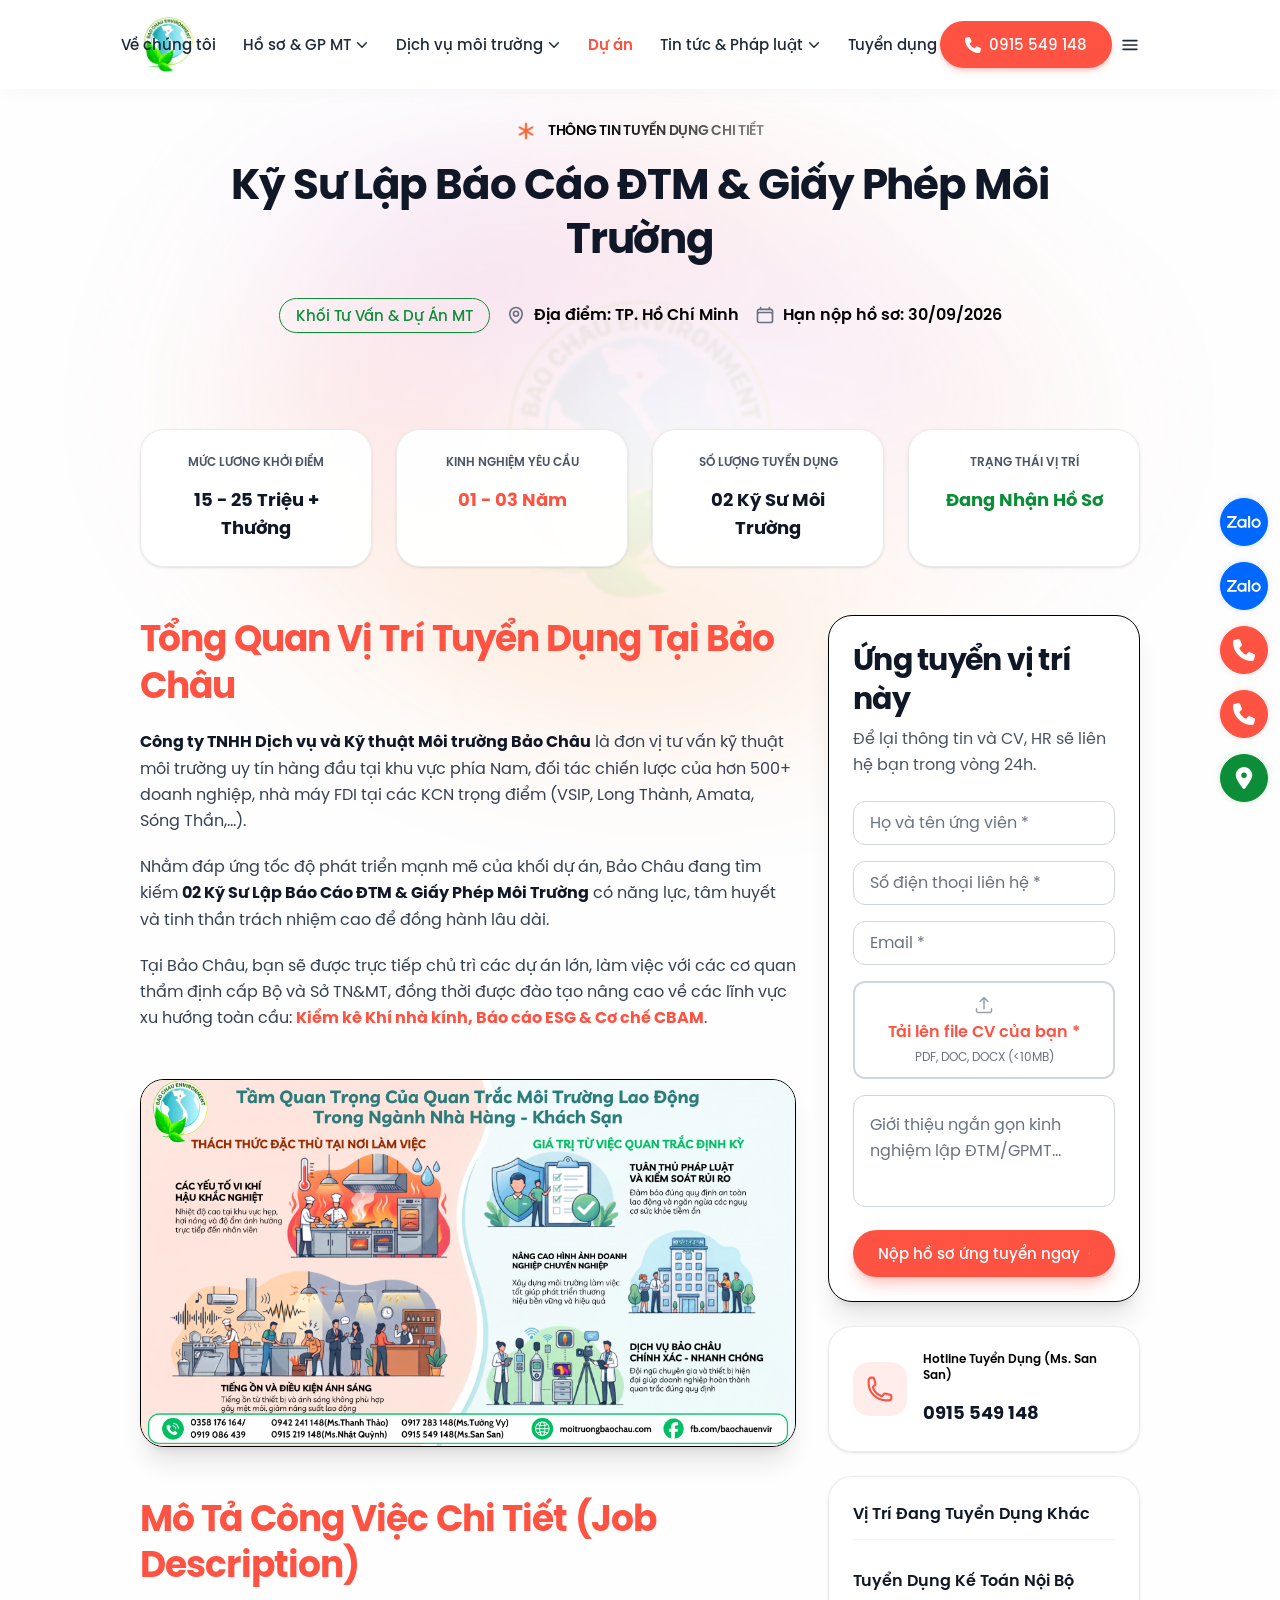
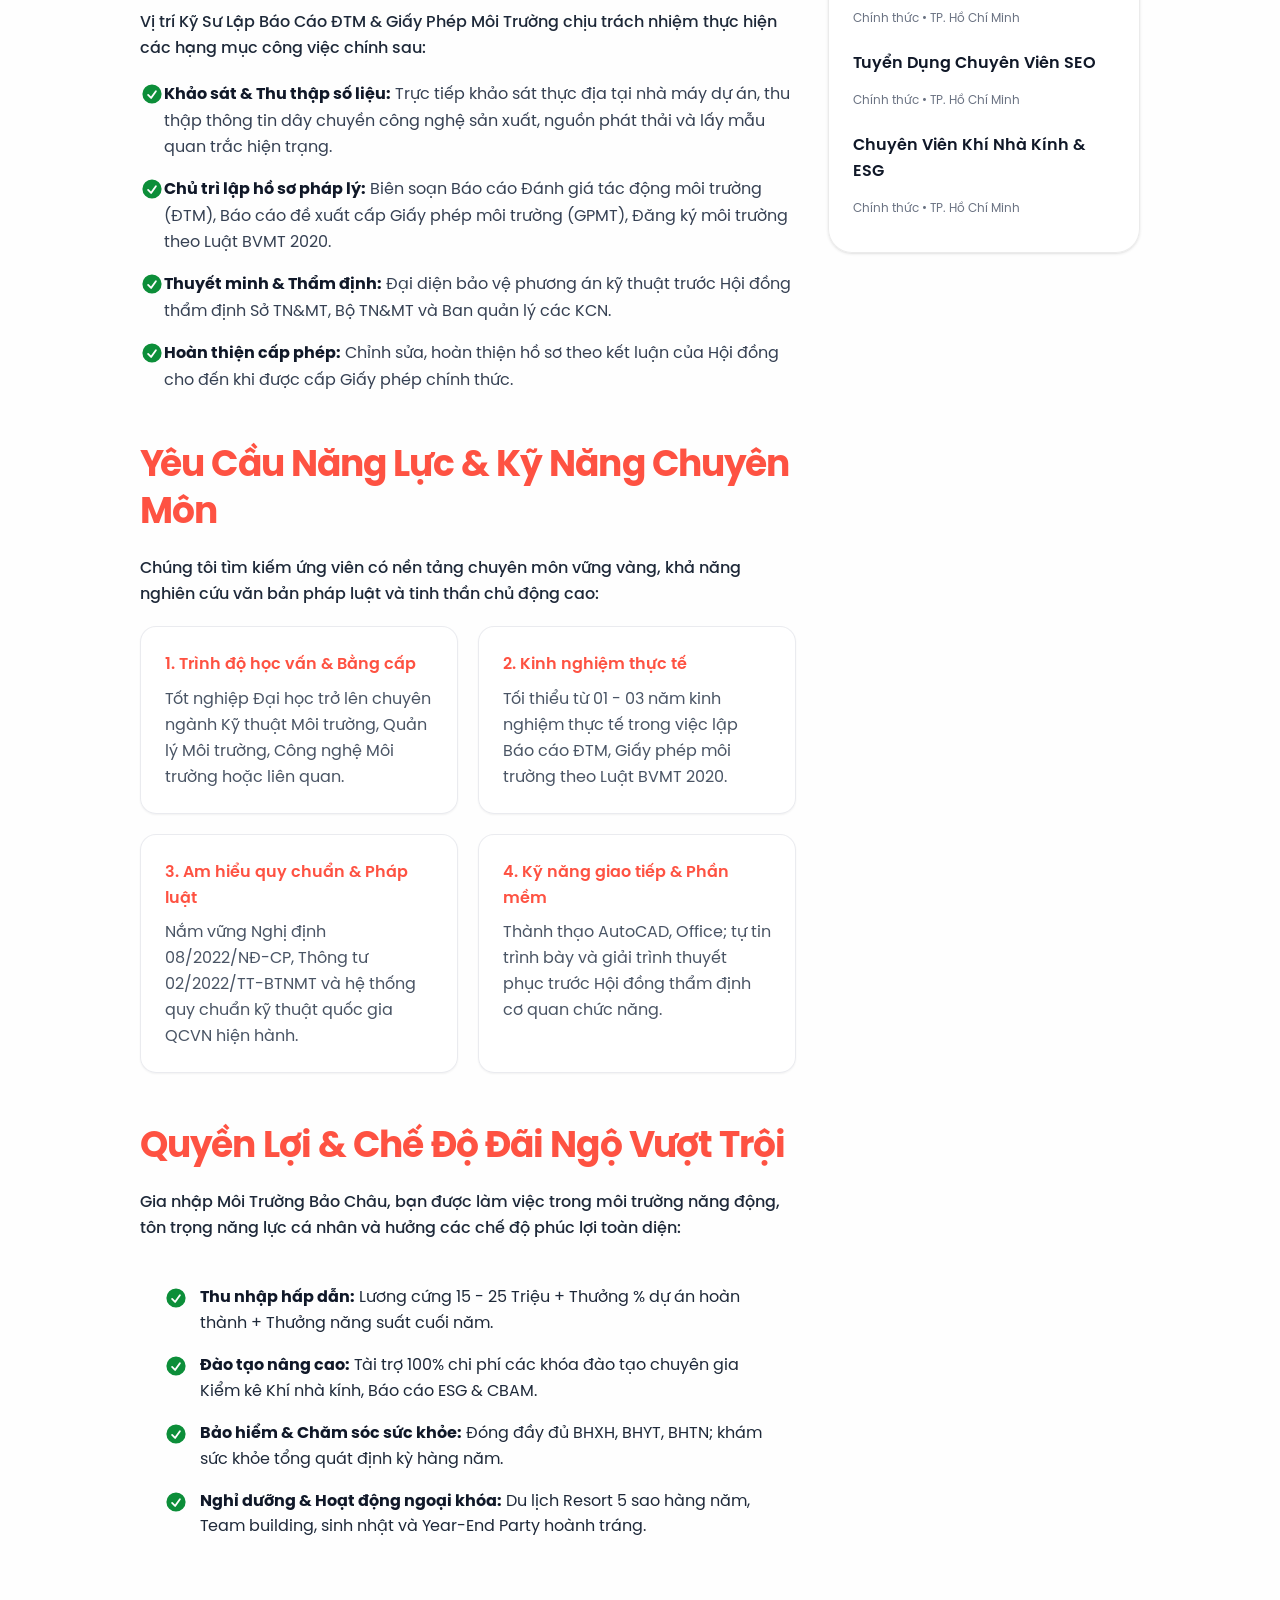
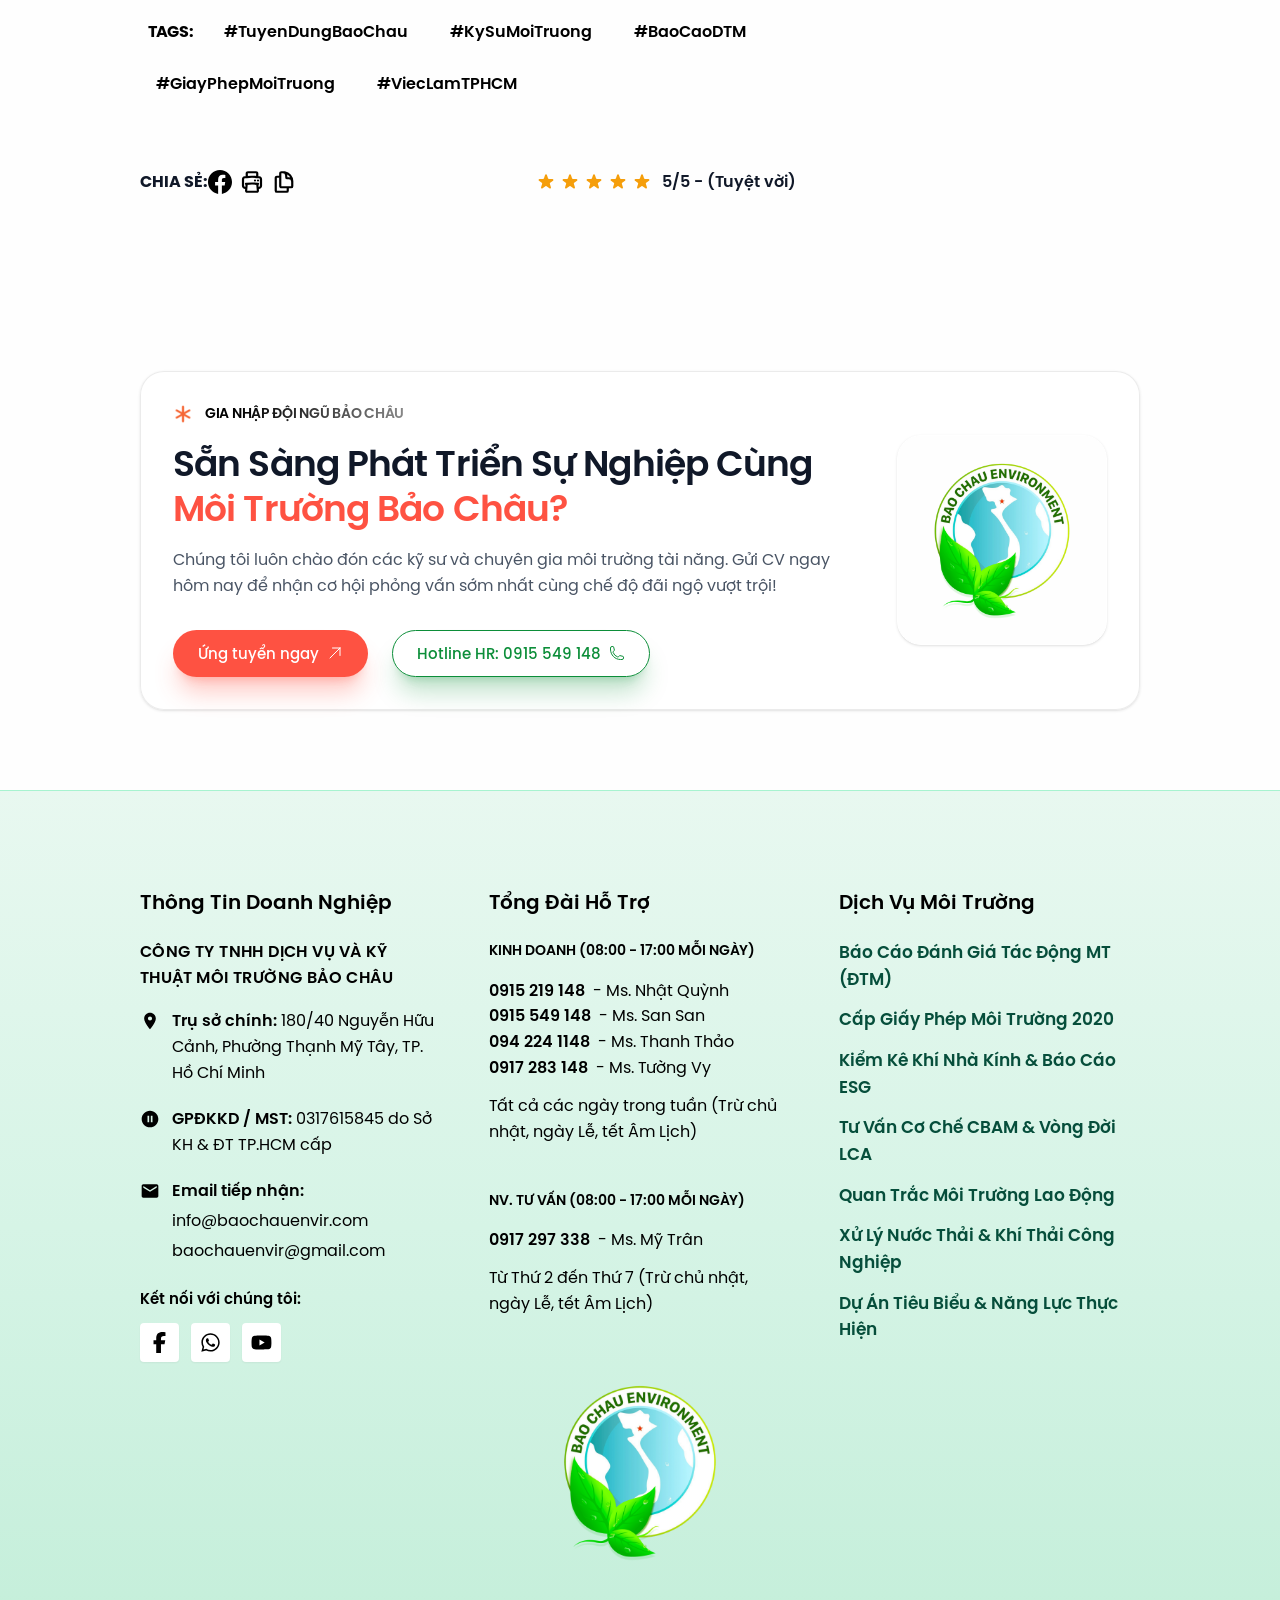
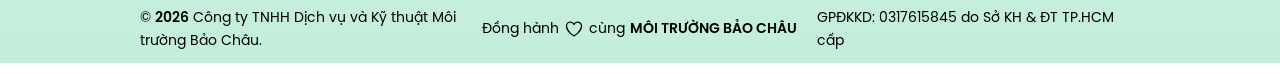
<file: recruitment-detail.html>
<!doctype html>
<html lang="vi" prefix="og: https://ogp.me/ns#" class="no-js">
  <head>
    <meta charset="utf-8" />
    <meta name="viewport" content="width=device-width, initial-scale=1.0" />
    <meta name="format-detection" content="telephone=no,email=no,address=no" />
    <title>
      Dự Án Cấp Giấy Phép Môi Trường Nhà Máy BERICAP Việt Nam - Môi Trường Bảo
      Châu
    </title>
    <meta
      name="description"
      content="Chi tiết dự án tư vấn lập hồ sơ và đề nghị cấp Giấy phép môi trường cấp Bộ TN&MT cho nhà máy sản xuất bao bì nắp chai nhựa chính xác BERICAP tại KCN Long Thành, Đồng Nai."
    />
    <meta
      name="robots"
      content="follow, index, max-snippet:-1, max-video-preview:-1, max-image-preview:large"
    />
    <link rel="canonical" href="recruitment-detail.html" />
    <meta
      name="keywords"
      content="Dự án BERICAP, Giấy phép môi trường BERICAP, Giấy phép MT cấp Bộ, tư vấn môi trường Bảo Châu, KCN Long Thành"
    />
    <meta property="og:locale" content="vi_VN" />
    <meta property="og:type" content="article" />
    <meta
      property="og:title"
      content="Dự Án Cấp Giấy Phép Môi Trường Nhà Máy BERICAP Việt Nam - Môi Trường Bảo Châu"
    />
    <meta
      property="og:description"
      content="Chi tiết dự án tư vấn lập hồ sơ và đề nghị cấp Giấy phép môi trường cấp Bộ TN&MT cho nhà máy sản xuất bao bì nắp chai nhựa chính xác BERICAP tại KCN Long Thành, Đồng Nai."
    />
    <meta
      property="og:url"
      content="https://moitruongbaochau.com/recruitment-detail.html"
    />
    <meta property="og:site_name" content="Môi Trường Bảo Châu" />
    <meta property="og:image" content="images/BERICAP.jpg" />
    <meta property="og:image:width" content="1024" />
    <meta property="og:image:height" content="683" />
    <meta
      property="og:image:alt"
      content="Dự Án Giấy Phép Môi Trường Nhà Máy BERICAP"
    />
    <meta property="og:image:type" content="image/jpeg" />
    <meta name="twitter:card" content="summary_large_image" />

    <link rel="stylesheet" href="css/style.css" />
    <link rel="icon" href="images/cropped-chuan-192x192.png" />
    <link rel="apple-touch-icon" href="images/cropped-chuan-192x192.png" />
  </head>

  <body
    class="wp-singular page-template page-template-template-page-project-detail page"
    itemtype="https://schema.org/WebPage"
    itemscope=""
  >
    <!-- OFF-CANVAS MOBILE MENU DRAWER CHUẨN TRANG CHỦ -->
    <div
      class="off-canvas fixed top-0 right-0 h-full w-[310px] sm:w-[360px] max-w-[85vw] bg-white shadow-2xl z-[99999] flex flex-col justify-between transition-transform duration-300 translate-x-full invisible [&.is-open]:visible [&.is-open]:translate-x-0"
      id="offCanvasMenu"
      data-fx-off-canvas=""
      data-content-scroll="true"
    >
      <!-- Header Drawer: Logo & Close Button -->
      <div
        class="flex items-center justify-between px-4 py-3.5 border-b border-gray-100 bg-white gap-2"
      >
        <a
          href="index.html"
          class="flex items-center gap-2.5 min-w-0 flex-1"
          rel="home"
        >
          <img
            src="images/logo-leave-png-min.png"
            width="36"
            height="36"
            class="h-9 w-9 shrink-0 object-contain"
            style="
              width: 36px;
              height: 36px;
              min-width: 36px;
              min-height: 36px;
              max-width: 36px;
              max-height: 36px;
            "
            alt="Môi Trường Bảo Châu"
            loading="eager"
          />
          <div class="flex flex-col min-w-0">
            <span
              class="font-bold text-[13px] text-[#064e3b] uppercase leading-tight tracking-tight truncate"
              >Môi Trường Bảo Châu</span
            >
            <span class="text-[10px] text-black font-medium truncate"
              >Tư vấn &amp; Kỹ thuật MT</span
            >
          </div>
        </a>
        <button
          class="flex items-center justify-center size-8 shrink-0 rounded-full bg-gray-100 hover:bg-gray-200 text-black hover:text-gray-900 transition-colors cursor-pointer"
          style="width: 32px; height: 32px; min-width: 32px; min-height: 32px"
          aria-label="Đóng menu"
          type="button"
          data-close=""
        >
          <svg
            width="18"
            height="18"
            xmlns="http://www.w3.org/2000/svg"
            fill="none"
            viewBox="0 0 24 24"
            stroke-width="2.5"
            stroke="currentColor"
          >
            <path
              stroke-linecap="round"
              stroke-linejoin="round"
              d="M6 18L18 6M6 6l12 12"
            />
          </svg>
        </button>
      </div>

      <!-- Quick Search -->
      <div class="px-4 pt-3.5 pb-2">
        <form
          action="#"
          class="relative flex items-center"
          method="get"
          accept-charset="UTF-8"
        >
          <input
            id="mobile-search-input"
            required=""
            type="search"
            autocomplete="off"
            name="s"
            value=""
            placeholder="Tìm dịch vụ: ĐTM, Giấy phép MT..."
            class="w-full bg-gray-50 border border-gray-200 text-[13.5px] rounded-full pl-4 pr-10 py-2.5 text-gray-800 placeholder-gray-400 focus:outline-none focus:border-primary focus:bg-white transition-all shadow-xs"
          />
          <button
            type="submit"
            class="absolute right-3 text-gray-400 hover:text-primary transition-colors"
            aria-label="Tìm kiếm"
          >
            <svg
              class="size-4.5 w-4.5 h-4.5"
              width="18"
              height="18"
              xmlns="http://www.w3.org/2000/svg"
              fill="none"
              viewBox="0 0 24 24"
              stroke-width="2"
              stroke="currentColor"
            >
              <path
                stroke-linecap="round"
                stroke-linejoin="round"
                d="m21 21-5.197-5.197m0 0A7.5 7.5 0 1 0 5.196 5.196a7.5 7.5 0 0 0 10.607 10.607Z"
              />
            </svg>
          </button>
        </form>
      </div>

      <!-- Main Mobile Navigation Accordion -->
      <div class="menu-outer flex-1 overflow-y-auto px-4 py-2">
        <ul
          id="menu-29035c419b"
          class="menu vertical vertical-menu mobile-menu flex flex-col gap-1 text-[14.5px]"
        >
          <li>
            <a
              href="about.html"
              class="mobile-nav-link flex items-center py-2.5 px-3 rounded-xl font-medium text-gray-800 hover:bg-gray-50 hover:text-primary transition-colors"
              >Về chúng tôi</a
            >
          </li>

          <!-- Accordion 1: Hồ sơ & Giấy phép MT -->
          <li class="has-submenu">
            <button
              type="button"
              class="mobile-submenu-toggle w-full flex items-center justify-between py-2.5 px-3 rounded-xl font-medium text-gray-800 hover:bg-gray-50 hover:text-primary transition-colors cursor-pointer text-left"
            >
              <span>Hồ sơ & Giấy phép MT</span>
              <svg
                class="submenu-chevron size-4 w-4 h-4 text-gray-400 transition-transform duration-200"
                width="16"
                height="16"
                fill="none"
                viewBox="0 0 24 24"
                stroke="currentColor"
                stroke-width="2"
              >
                <path
                  stroke-linecap="round"
                  stroke-linejoin="round"
                  d="M19.5 8.25l-7.5 7.5-7.5-7.5"
                />
              </svg>
            </button>
            <ul
              class="submenu hidden pl-3.5 my-1 flex flex-col gap-0.5 border-l-2 border-primary/40 ml-3"
            >
              <li>
                <a
                  href="index.html#section-4bdc829f17"
                  class="mobile-nav-link block py-2 px-2.5 text-[13.5px] rounded-lg text-gray-600 hover:text-primary hover:bg-primary/5 transition-colors font-medium"
                  >Báo Cáo ĐTM (Luật 2020)</a
                >
              </li>
              <li>
                <a
                  href="service-detail.html"
                  class="mobile-nav-link block py-2 px-2.5 text-[13.5px] rounded-lg text-gray-600 hover:text-primary hover:bg-primary/5 transition-colors font-medium"
                  >Giấy Phép Môi Trường Cơ Sở</a
                >
              </li>
              <li>
                <a
                  href="index.html#section-4bdc829f17"
                  class="mobile-nav-link block py-2 px-2.5 text-[13.5px] rounded-lg text-gray-600 hover:text-primary hover:bg-primary/5 transition-colors font-medium"
                  >Đăng Ký Môi Trường Cấp Xã/Huyện</a
                >
              </li>
              <li>
                <a
                  href="index.html#section-4bdc829f17"
                  class="mobile-nav-link block py-2 px-2.5 text-[13.5px] rounded-lg text-gray-600 hover:text-primary hover:bg-primary/5 transition-colors font-medium"
                  >Báo Cáo BVMT Định Kỳ Hàng Năm</a
                >
              </li>
              <li>
                <a
                  href="index.html#section-4bdc829f17"
                  class="mobile-nav-link block py-2 px-2.5 text-[13.5px] rounded-lg text-gray-600 hover:text-primary hover:bg-primary/5 transition-colors font-medium"
                  >Ứng Phó Sự Cố MT & Hóa Chất</a
                >
              </li>
              <li>
                <a
                  href="index.html#section-4bdc829f17"
                  class="mobile-nav-link block py-2 px-2.5 text-[13.5px] rounded-lg text-gray-600 hover:text-primary hover:bg-primary/5 transition-colors font-medium"
                  >Quan Trắc Môi Trường Lao Động</a
                >
              </li>
              <li>
                <a
                  href="index.html#section-4bdc829f17"
                  class="mobile-nav-link block py-2 px-2.5 text-[13.5px] rounded-lg text-gray-600 hover:text-primary hover:bg-primary/5 transition-colors font-medium"
                  >Lập Bản Đồ Tiếng Ồn (Noise Map)</a
                >
              </li>
            </ul>
          </li>

          <!-- Accordion 2: Dịch vụ môi trường -->
          <li class="has-submenu">
            <button
              type="button"
              class="mobile-submenu-toggle w-full flex items-center justify-between py-2.5 px-3 rounded-xl font-medium text-gray-800 hover:bg-gray-50 hover:text-primary transition-colors cursor-pointer text-left"
            >
              <span>Dịch vụ môi trường</span>
              <svg
                class="submenu-chevron size-4 w-4 h-4 text-gray-400 transition-transform duration-200"
                width="16"
                height="16"
                fill="none"
                viewBox="0 0 24 24"
                stroke="currentColor"
                stroke-width="2"
              >
                <path
                  stroke-linecap="round"
                  stroke-linejoin="round"
                  d="M19.5 8.25l-7.5 7.5-7.5-7.5"
                />
              </svg>
            </button>
            <ul
              class="submenu hidden pl-3.5 my-1 flex flex-col gap-0.5 border-l-2 border-primary/40 ml-3"
            >
              <li>
                <a
                  href="index.html#section-4bdc829f17"
                  class="mobile-nav-link block py-2 px-2.5 text-[13.5px] rounded-lg text-gray-600 hover:text-primary hover:bg-primary/5 transition-colors font-medium"
                  >Kiểm Kê Khí Nhà Kính (ISO 14064)</a
                >
              </li>
              <li>
                <a
                  href="index.html#section-4bdc829f17"
                  class="mobile-nav-link block py-2 px-2.5 text-[13.5px] rounded-lg text-gray-600 hover:text-primary hover:bg-primary/5 transition-colors font-medium"
                  >Tư Vấn Cơ Chế CBAM Châu Âu</a
                >
              </li>
              <li>
                <a
                  href="index.html#section-4bdc829f17"
                  class="mobile-nav-link block py-2 px-2.5 text-[13.5px] rounded-lg text-gray-600 hover:text-primary hover:bg-primary/5 transition-colors font-medium"
                  >Đánh Giá Vòng Đời Sản Phẩm (LCA)</a
                >
              </li>
              <li>
                <a
                  href="index.html#section-4bdc829f17"
                  class="mobile-nav-link block py-2 px-2.5 text-[13.5px] rounded-lg text-gray-600 hover:text-primary hover:bg-primary/5 transition-colors font-medium"
                  >Tư Vấn Báo Cáo Bền Vững ESG</a
                >
              </li>
              <li>
                <a
                  href="index.html#section-4bdc829f17"
                  class="mobile-nav-link block py-2 px-2.5 text-[13.5px] rounded-lg text-gray-600 hover:text-primary hover:bg-primary/5 transition-colors font-medium"
                  >Thiết Kế Trạm Xử Lý Nước Thải</a
                >
              </li>
              <li>
                <a
                  href="index.html#section-4bdc829f17"
                  class="mobile-nav-link block py-2 px-2.5 text-[13.5px] rounded-lg text-gray-600 hover:text-primary hover:bg-primary/5 transition-colors font-medium"
                  >Hệ Thống Xử Lý Khí Thải & Bụi</a
                >
              </li>
              <li>
                <a
                  href="index.html#section-4bdc829f17"
                  class="mobile-nav-link block py-2 px-2.5 text-[13.5px] rounded-lg text-gray-600 hover:text-primary hover:bg-primary/5 transition-colors font-medium"
                  >Thu Gom & Quản Lý Chất Thải</a
                >
              </li>
              <li>
                <a
                  href="index.html#section-4bdc829f17"
                  class="mobile-nav-link block py-2 px-2.5 text-[13.5px] rounded-lg text-gray-600 hover:text-primary hover:bg-primary/5 transition-colors font-medium"
                  >Cung Cấp Hóa Chất & Vi Sinh MT</a
                >
              </li>
            </ul>
          </li>

          <li>
            <a
              href="project.html"
              class="mobile-nav-link flex items-center py-2.5 px-3 rounded-xl font-bold text-primary bg-primary/10 transition-colors"
              >Dự án</a
            >
          </li>

          <!-- Accordion 3: Tin tức & Pháp luật -->
          <li class="has-submenu">
            <button
              type="button"
              class="mobile-submenu-toggle w-full flex items-center justify-between py-2.5 px-3 rounded-xl font-medium text-gray-800 hover:bg-gray-50 hover:text-primary transition-colors cursor-pointer text-left"
            >
              <span>Tin tức & Pháp luật</span>
              <svg
                class="submenu-chevron size-4 w-4 h-4 text-gray-400 transition-transform duration-200"
                width="16"
                height="16"
                fill="none"
                viewBox="0 0 24 24"
                stroke="currentColor"
                stroke-width="2"
              >
                <path
                  stroke-linecap="round"
                  stroke-linejoin="round"
                  d="M19.5 8.25l-7.5 7.5-7.5-7.5"
                />
              </svg>
            </button>
            <ul
              class="submenu hidden pl-3.5 my-1 flex flex-col gap-0.5 border-l-2 border-primary/40 ml-3"
            >
              <li>
                <a
                  href="index.html#section-b2b918f0c9"
                  class="mobile-nav-link block py-2 px-2.5 text-[13.5px] rounded-lg text-gray-600 hover:text-primary hover:bg-primary/5 transition-colors font-medium"
                  >Luật Bảo Vệ Môi Trường 2020</a
                >
              </li>
              <li>
                <a
                  href="index.html#section-b2b918f0c9"
                  class="mobile-nav-link block py-2 px-2.5 text-[13.5px] rounded-lg text-gray-600 hover:text-primary hover:bg-primary/5 transition-colors font-medium"
                  >Nghị định 08/2022/NĐ-CP Hướng Dẫn</a
                >
              </li>
              <li>
                <a
                  href="index.html#section-b2b918f0c9"
                  class="mobile-nav-link block py-2 px-2.5 text-[13.5px] rounded-lg text-gray-600 hover:text-primary hover:bg-primary/5 transition-colors font-medium"
                  >Cẩm Nang Kiểm Kê Khí Nhà Kính</a
                >
              </li>
              <li>
                <a
                  href="index.html#section-b2b918f0c9"
                  class="mobile-nav-link block py-2 px-2.5 text-[13.5px] rounded-lg text-gray-600 hover:text-primary hover:bg-primary/5 transition-colors font-medium"
                  >Khai Báo CBAM Xuất Khẩu EU</a
                >
              </li>
              <li>
                <a
                  href="index.html#section-b2b918f0c9"
                  class="mobile-nav-link block py-2 px-2.5 text-[13.5px] rounded-lg text-gray-600 hover:text-primary hover:bg-primary/5 transition-colors font-medium"
                  >Công Nghệ Xử Lý Nước Thải</a
                >
              </li>
            </ul>
          </li>

          <li>
            <a
              href="recruitment.html"
              class="mobile-nav-link flex items-center py-2.5 px-3 rounded-xl font-medium text-gray-800 hover:bg-gray-50 hover:text-primary transition-colors"
              >Tuyển dụng</a
            >
          </li>

          <li>
            <a
              href="contact.html"
              class="mobile-nav-link flex items-center py-2.5 px-3 rounded-xl font-medium text-gray-800 hover:bg-gray-50 hover:text-primary transition-colors"
              >Liên hệ</a
            >
          </li>
        </ul>
      </div>

      <!-- Quick Action Footer: Hotline & Zalo Button -->
      <div
        class="p-4 border-t border-gray-100 bg-gray-50/80 flex flex-col gap-2"
      >
        <a
          href="tel:0915549148"
          class="flex items-center justify-center gap-2 w-full py-2.5 px-4 rounded-xl bg-primary hover:bg-[#e03e2f] text-white font-bold text-[14px] shadow-sm shadow-primary/25 transition-all text-center"
        >
          <svg
            class="size-4"
            fill="none"
            viewBox="0 0 24 24"
            stroke="currentColor"
            stroke-width="2"
          >
            <path
              stroke-linecap="round"
              stroke-linejoin="round"
              d="M2.25 6.75c0 8.284 6.716 15 15 15h2.25a2.25 2.25 0 002.25-2.25v-1.372c0-.516-.351-.966-.852-1.091l-4.423-1.106c-.44-.11-.902.055-1.173.417l-.97 1.293c-.282.376-.769.542-1.21.38a12.035 12.035 0 01-7.143-7.143c-.162-.441.004-.928.38-1.21l1.293-.97c.363-.271.527-.734.417-1.173L6.963 3.102a1.125 1.125 0 00-1.091-.852H4.5A2.25 2.25 0 002.25 4.5v2.25z"
            />
          </svg>
          Hotline: 0915 549 148
        </a>
        <p class="text-[11px] text-black text-center">
          Hỗ trợ tư vấn 24/7 (Thứ 2 - Thứ 7)
        </p>
      </div>
    </div>

    <!-- MAIN PAGE WRAPPER -->
    <div class="relative">
      <!-- HEADER MASTHEAD CHUẨN TRANG CHỦ -->
      <header
        data-fx-sticky=""
        id="header"
        class="site-header"
        itemtype="https://schema.org/WPHeader"
        itemscope=""
      >
        <div
          id="masthead"
          class="masthead py-4 sm:py-5 glass-effect transition-all duration-300"
        >
          <div
            class="container px-3 sm:px-4 mx-auto flex items-center justify-between gap-2 sm:gap-4"
          >
            <div class="masthead-logo flex-shrink-0">
              <div class="site-logo">
                <a
                  class="logo flex items-center"
                  title="MÔI TRƯỜNG BẢO CHÂU"
                  href="index.html"
                  rel="home"
                  ><span class="custom-logo-link"
                    ><img
                      src="images/logo-leave-png-min.png"
                      class="custom-logo h-14 sm:h-16 lg:h-18 w-auto object-contain transition-transform duration-300 hover:scale-105"
                      alt="Môi Trường Bảo Châu"
                      loading="eager"
                      fetchpriority="high"
                      decoding="async" /></span
                ></a>
                <p class="sr-only">MÔI TRƯỜNG BẢO CHÂU</p>
              </div>
            </div>
            <div
              class="nav-container pl-2 pr-2 xl:pl-6 xl:pr-4 hidden xl:flex items-center justify-center flex-1"
            >
              <nav class="nav" id="main-nav">
                <ul
                  id="menu-8c6d27c2ee"
                  class="dropdown menu horizontal-menu main-nav u-flex-x items-center gap-1 xl:gap-2 min-h-11 xl:min-h-12 bg-black/6 backdrop-blur-md pt-1 px-3.5 xl:px-6 pb-1 rounded-full"
                  data-fx-dropdown-menu=""
                  data-hover="true"
                  data-autohide="true"
                >
                  <li>
                    <a
                      href="about.html"
                      class="flex items-center h-full font-medium text-[14.5px] xl:text-[15px] text-gray-800 dark:text-gray-200 hover:text-primary dark:hover:text-primary transition-colors py-2 px-3 rounded-full hover:bg-black/5"
                      >Về chúng tôi</a
                    >
                  </li>
                  <li class="col-2 menu-mega">
                    <a
                      href="index.html#section-4bdc829f17"
                      class="flex items-center h-full font-medium text-[14.5px] xl:text-[15px] text-gray-800 dark:text-gray-200 hover:text-primary dark:hover:text-primary transition-colors py-2 px-3 rounded-full hover:bg-black/5 gap-1"
                      >Hồ sơ & GP MT
                      <svg
                        class="size-3.5 w-3.5 h-3.5 opacity-60"
                        width="14"
                        height="14"
                        fill="none"
                        viewBox="0 0 24 24"
                        stroke="currentColor"
                        stroke-width="2.5"
                      >
                        <path
                          stroke-linecap="round"
                          stroke-linejoin="round"
                          d="M19.5 8.25l-7.5 7.5-7.5-7.5"
                        />
                      </svg>
                    </a>
                    <ul class="submenu vertical menu">
                      <li>
                        <a
                          href="index.html#section-4bdc829f17"
                          class="text-[14.5px] font-bold! text-primary uppercase pb-1 border-b border-white/10"
                          >Hồ sơ pháp lý môi trường</a
                        >
                        <ul class="submenu vertical menu">
                          <li>
                            <a
                              href="index.html#section-4bdc829f17"
                              title="Báo Cáo ĐTM"
                              >Báo Cáo ĐTM (Luật BVMT 2020)</a
                            >
                          </li>
                          <li>
                            <a
                              href="service-detail.html"
                              title="Giấy Phép Môi Trường"
                              >Giấy Phép Môi Trường Cơ Sở</a
                            >
                          </li>
                          <li>
                            <a
                              href="index.html#section-4bdc829f17"
                              title="Đăng Ký Môi Trường"
                              >Đăng Ký Môi Trường Cấp Xã/Huyện</a
                            >
                          </li>
                          <li>
                            <a
                              href="index.html#section-4bdc829f17"
                              title="Báo Cáo BVMT Hàng Năm"
                              >Báo Cáo BVMT Định Kỳ Hàng Năm</a
                            >
                          </li>
                          <li>
                            <a
                              href="index.html#section-4bdc829f17"
                              title="Kế Hoạch Phòng Ngừa Ứng Phó Sự Cố MT"
                              >Kế Hoạch Ứng Phó Sự Cố MT</a
                            >
                          </li>
                        </ul>
                      </li>
                      <li>
                        <a
                          href="index.html#section-4bdc829f17"
                          class="text-[14.5px] font-bold! text-primary uppercase pb-1 border-b border-white/10"
                          >Quan trắc & Đo đạc MT</a
                        >
                        <ul class="submenu vertical menu">
                          <li>
                            <a
                              href="index.html#section-4bdc829f17"
                              title="Quan Trắc Môi Trường Lao Động"
                              >Quan Trắc MT Lao Động</a
                            >
                          </li>
                          <li>
                            <a
                              href="index.html#section-4bdc829f17"
                              title="Lập Bản Đồ Tiếng Ồn"
                              >Lập Bản Đồ Tiếng Ồn (Noise Map)</a
                            >
                          </li>
                          <li>
                            <a
                              href="index.html#section-4bdc829f17"
                              title="Đo Đạc & Phân Tích Khí Thải"
                              >Đo Đạc & Phân Tích Khí Thải</a
                            >
                          </li>
                          <li>
                            <a
                              href="index.html#section-4bdc829f17"
                              title="Giám Sát Nước Thải Định Kỳ"
                              >Giám Sát Nước Thải Định Kỳ</a
                            >
                          </li>
                          <li>
                            <a
                              href="index.html#section-4bdc829f17"
                              title="Đánh Giá Tác Động Sức Khỏe Nghề Nghiệp"
                              >Đánh Giá Sức Khỏe Nghề Nghiệp</a
                            >
                          </li>
                        </ul>
                      </li>
                    </ul>
                  </li>
                  <li class="col-2 menu-mega">
                    <a
                      href="index.html#section-4bdc829f17"
                      class="flex items-center h-full font-medium text-[14.5px] xl:text-[15px] text-gray-800 dark:text-gray-200 hover:text-primary dark:hover:text-primary transition-colors py-2 px-3 rounded-full hover:bg-black/5 gap-1"
                      >Dịch vụ môi trường
                      <svg
                        class="size-3.5 w-3.5 h-3.5 opacity-60"
                        width="14"
                        height="14"
                        fill="none"
                        viewBox="0 0 24 24"
                        stroke="currentColor"
                        stroke-width="2.5"
                      >
                        <path
                          stroke-linecap="round"
                          stroke-linejoin="round"
                          d="M19.5 8.25l-7.5 7.5-7.5-7.5"
                        />
                      </svg>
                    </a>
                    <ul class="submenu vertical menu">
                      <li>
                        <a
                          href="index.html#section-4bdc829f17"
                          class="text-[14.5px] font-bold! text-primary uppercase pb-1 border-b border-white/10"
                          >Khí nhà kính & Bền vững (ESG)</a
                        >
                        <ul class="submenu vertical menu">
                          <li>
                            <a
                              href="index.html#section-4bdc829f17"
                              title="Kiểm Kê Khí Nhà Kính ISO 14064"
                              >Kiểm Kê Khí Nhà Kính (ISO 14064)</a
                            >
                          </li>
                          <li>
                            <a
                              href="index.html#section-4bdc829f17"
                              title="Tư Vấn Cơ Chế CBAM Châu Âu"
                              >Tư Vấn Cơ Chế CBAM Châu Âu</a
                            >
                          </li>
                          <li>
                            <a
                              href="index.html#section-4bdc829f17"
                              title="Đánh Giá Vòng Đời Sản Phẩm (LCA)"
                              >Đánh Giá Vòng Đời Sản Phẩm (LCA)</a
                            >
                          </li>
                          <li>
                            <a
                              href="index.html#section-4bdc829f17"
                              title="Tư Vấn Báo Cáo Bền Vững ESG"
                              >Tư Vấn Báo Cáo Bền Vững ESG</a
                            >
                          </li>
                          <li>
                            <a
                              href="index.html#section-4bdc829f17"
                              title="Chứng Chỉ Carbon & Lộ Trình Net Zero"
                              >Chứng Chỉ Carbon & Net Zero</a
                            >
                          </li>
                        </ul>
                      </li>
                      <li>
                        <a
                          href="index.html#section-4bdc829f17"
                          class="text-[14.5px] font-bold! text-primary uppercase pb-1 border-b border-white/10"
                          >Xử lý nước thải & Kỹ thuật</a
                        >
                        <ul class="submenu vertical menu">
                          <li>
                            <a
                              href="index.html#section-4bdc829f17"
                              title="Thiết Kế Thi Công Trạm Xử Lý Nước Thải"
                              >Thiết Kế Trạm Xử Lý Nước Thải</a
                            >
                          </li>
                          <li>
                            <a
                              href="index.html#section-4bdc829f17"
                              title="Cải Tạo & Nâng Công Suất Hệ Thống XLNT"
                              >Cải Tạo Nâng Công Suất XLNT</a
                            >
                          </li>
                          <li>
                            <a
                              href="index.html#section-4bdc829f17"
                              title="Bảo Trì & Vận Hành Trạm XLNT Trọn Gói"
                              >Vận Hành Trạm XLNT Trọn Gói</a
                            >
                          </li>
                          <li>
                            <a
                              href="index.html#section-4bdc829f17"
                              title="Xử Lý Khí Thải & Bụi Công Nghiệp"
                              >Hệ Thống Xử Lý Khí Thải & Bụi</a
                            >
                          </li>
                          <li>
                            <a
                              href="index.html#section-4bdc829f17"
                              title="Cung Cấp Hóa Chất & Vi Sinh Môi Trường"
                              >Hóa Chất & Vi Sinh Môi Trường</a
                            >
                          </li>
                        </ul>
                      </li>
                    </ul>
                  </li>
                  <li>
                    <a
                      href="project.html"
                      class="flex items-center h-full font-bold text-[14.5px] xl:text-[15px] text-primary transition-colors py-2 px-3 rounded-full hover:bg-black/5"
                      >Dự án</a
                    >
                  </li>
                  <li class="col-1 menu-mega">
                    <a
                      href="news.html"
                      class="flex items-center h-full font-medium text-[14.5px] xl:text-[15px] text-gray-800 dark:text-gray-200 hover:text-primary dark:hover:text-primary transition-colors py-2 px-3 rounded-full hover:bg-black/5 gap-1"
                      >Tin tức & Pháp luật
                      <svg
                        class="size-3.5 w-3.5 h-3.5 opacity-60"
                        width="14"
                        height="14"
                        fill="none"
                        viewBox="0 0 24 24"
                        stroke="currentColor"
                        stroke-width="2.5"
                      >
                        <path
                          stroke-linecap="round"
                          stroke-linejoin="round"
                          d="M19.5 8.25l-7.5 7.5-7.5-7.5"
                        />
                      </svg>
                    </a>
                    <ul class="submenu vertical menu">
                      <li>
                        <a
                          href="index.html#section-b2b918f0c9"
                          class="text-[14.5px] font-bold! text-primary uppercase pb-1 border-b border-white/10"
                          >Văn bản pháp luật & Cẩm nang</a
                        >
                        <ul class="submenu vertical menu">
                          <li>
                            <a
                              href="index.html#section-b2b918f0c9"
                              title="Luật Bảo Vệ Môi Trường 2020"
                              >Luật Bảo Vệ Môi Trường 2020</a
                            >
                          </li>
                          <li>
                            <a
                              href="index.html#section-b2b918f0c9"
                              title="Nghị Định 08/2022/NĐ-CP & Thông Tư 02/2022"
                              >Nghị định 08/2022/NĐ-CP Hướng Dẫn</a
                            >
                          </li>
                          <li>
                            <a
                              href="index.html#section-b2b918f0c9"
                              title="Cẩm Nang Kiểm Kê Khí Nhà Kính Cho Doanh Nghiệp"
                              >Cẩm Nang Kiểm Kê Khí Nhà Kính</a
                            >
                          </li>
                          <li>
                            <a
                              href="index.html#section-b2b918f0c9"
                              title="Hướng Dẫn Khai Báo CBAM Xuất Khẩu Châu Âu"
                              >Khai Báo CBAM Xuất Khẩu EU</a
                            >
                          </li>
                          <li>
                            <a
                              href="index.html#section-b2b918f0c9"
                              title="Kiến Thức Công Nghệ Xử Lý Nước Thải Mới Nhất"
                              >Công Nghệ Xử Lý Nước Thải</a
                            >
                          </li>
                        </ul>
                      </li>
                    </ul>
                  </li>
                  <li>
                    <a
                      href="recruitment.html"
                      class="flex items-center h-full font-medium text-[14.5px] xl:text-[15px] text-gray-800 dark:text-gray-200 hover:text-primary dark:hover:text-primary transition-colors py-2 px-3 rounded-full hover:bg-black/5"
                      >Tuyển dụng</a
                    >
                  </li>
                  <li>
                    <a
                      href="contact.html"
                      class="flex items-center h-full font-medium text-[14.5px] xl:text-[15px] text-gray-800 dark:text-gray-200 hover:text-primary dark:hover:text-primary transition-colors py-2 px-3 rounded-full hover:bg-black/5"
                      >Liên hệ</a
                    >
                  </li>
                </ul>
              </nav>
            </div>
            <div class="masthead-action flex items-center gap-2 sm:gap-3">
              <div class="header-action header-action-hotline">
                <a
                  class="btn btn-primary-1 shadow-md shadow-primary/25 hover:shadow-lg hover:shadow-primary/40 text-[13.5px] sm:text-[14.5px] font-bold py-2 sm:py-2.5 px-4 sm:px-5.5 rounded-full inline-flex items-center gap-2"
                  href="tel:0915549148"
                  title="Hotline: 0915 549 148"
                >
                  <svg
                    class="size-4 shrink-0 fill-current"
                    xmlns="http://www.w3.org/2000/svg"
                    viewBox="0 0 512 512"
                  >
                    <path
                      d="M164.9 24.6c-7.7-18.6-28-28.5-47.4-23.2l-88 24C12.1 30.2 0 46 0 64C0 311.4 200.6 512 448 512c18 0 33.8-12.1 38.6-29.5l24-88c5.3-19.4-4.6-39.7-23.2-47.4l-96-40c-16.3-6.8-35.2-2.1-46.3 11.6L304.7 368C234.3 334.7 177.3 277.7 144 207.3L193.3 167c13.7-11.2 18.4-30 11.6-46.3l-40-96z"
                    ></path>
                  </svg>
                  <span>0915 549 148</span>
                </a>
              </div>
              <button
                type="button"
                id="btn-mobile-menu-toggle"
                class="xl:hidden flex items-center justify-center size-9.5 sm:size-10.5 rounded-full bg-black/5 hover:bg-black/10 dark:bg-white/10 dark:hover:bg-white/15 text-gray-800 dark:text-gray-200 transition-colors"
                aria-label="Mở menu điều hướng"
                data-open="#offCanvasMenu"
              >
                <svg
                  class="size-5 sm:size-5.5"
                  xmlns="http://www.w3.org/2000/svg"
                  fill="none"
                  viewBox="0 0 24 24"
                  stroke-width="2"
                  stroke="currentColor"
                >
                  <path
                    stroke-linecap="round"
                    stroke-linejoin="round"
                    d="M3.75 6.75h16.5M3.75 12h16.5m-16.5 5.25h16.5"
                  ></path>
                </svg>
              </button>
            </div>
          </div>
        </div>
      </header>

      <!-- MAIN CONTENT -->
      <main class="main site-content" id="site-content">
        <div class="webhd-shap-bg">
          <img
            src="images/bg-02.webp"
            alt="MÔI TRƯỜNG BẢO CHÂU"
            width="1698"
            height="1080"
          />
        </div>
        <div class="webhd-shap">
          <img
            src="images/logo-leave-png-min.png"
            alt="MÔI TRƯỜNG BẢO CHÂU"
            width="536"
            height="522"
            class="opacity-15"
          />
        </div>

        <!-- BREADCRUMBS -->
        <div class="container px-3 mx-auto pt-24 sm:pt-28 pb-4 relative z-10">
          <ul
            id="breadcrumbs"
            class="breadcrumbs flex flex-row flex-wrap items-center space-x-2 text-sm text-black"
            aria-label="Breadcrumbs"
          >
            <li>
              <a href="index.html" class="hover:text-primary transition-colors"
                >Trang chủ</a
              >
            </li>
            <li class="separator">/</li>
            <li>
              <a
                href="recruitment.html"
                class="hover:text-primary transition-colors"
                >Tuyển dụng</a
              >
            </li>
            <li class="separator">/</li>
            <li
              class="current font-bold text-primary truncate max-w-[280px] sm:max-w-none"
            >
              Kỹ Sư Lập Báo Cáo ĐTM &amp; Giấy Phép Môi Trường
            </li>
          </ul>
        </div>

        <!-- HERO SECTION: JOB HEADER & FEATURED IMAGE (CHUẨN NHƯ PROJECT-DETAIL.HTML) -->
        <section class="section section-hero pt-4 pb-8 lg:pb-12 relative z-10">
          <div class="container px-3 mx-auto">
            <div class="max-w-4xl mx-auto text-center mb-8 lg:mb-12">
              <!-- Subtitle Badge Chuẩn AGENTS.md -->
              <div class="inline-flex items-center gap-2 lg:gap-3 mb-3 lg:mb-4">
                <span class="icon-list-icon">
                  <img
                    src="images/asterisk.png"
                    class="size-5"
                    width="24"
                    height="24"
                    alt="Thông tin tuyển dụng"
                  />
                </span>
                <span
                  class="icon-list-text bg-linear-to-r from-(--text-color) to-gra-light bg-clip-text text-transparent font-bold uppercase text-xs sm:text-sm tracking-wider"
                >
                  THÔNG TIN TUYỂN DỤNG CHI TIẾT
                </span>
              </div>

              <h1
                class="text-3xl sm:text-4xl lg:text-5xl font-extrabold text-gray-900 leading-[1.25] mb-5"
              >
                Kỹ Sư Lập Báo Cáo ĐTM &amp; Giấy Phép Môi Trường
              </h1>

              <div
                class="flex flex-wrap items-center justify-center gap-4 sm:gap-7 text-sm sm:text-base lg:text-lg text-gray-700 pt-3"
              >
                <span
                  class="term btn btn-secondary-2 flex-0! py-1.5! px-4! text-sm! sm:text-base! rounded-full font-bold shadow-xs"
                >
                  Khối Tư Vấn &amp; Dự Án MT
                </span>
                <span
                  class="inline-flex items-center gap-2 text-black font-semibold text-sm sm:text-base lg:text-lg"
                >
                  <svg
                    class="size-5 text-gray-500 shrink-0"
                    xmlns="http://www.w3.org/2000/svg"
                    fill="none"
                    viewBox="0 0 24 24"
                    stroke="currentColor"
                    stroke-width="2"
                  >
                    <path
                      stroke-linecap="round"
                      stroke-linejoin="round"
                      d="M15 10.5a3 3 0 1 1-6 0 3 3 0 0 1 6 0Z"
                    />
                    <path
                      stroke-linecap="round"
                      stroke-linejoin="round"
                      d="M19.5 10.5c0 7.142-7.5 11.25-7.5 11.25S4.5 17.642 4.5 10.5a7.5 7.5 0 1 1 15 0Z"
                    />
                  </svg>
                  Địa điểm: TP. Hồ Chí Minh
                </span>
                <span
                  class="inline-flex items-center gap-2 text-black font-semibold text-sm sm:text-base lg:text-lg"
                >
                  <svg
                    class="size-5 text-gray-500 shrink-0"
                    xmlns="http://www.w3.org/2000/svg"
                    fill="none"
                    viewBox="0 0 24 24"
                    stroke="currentColor"
                    stroke-width="2"
                  >
                    <path
                      stroke-linecap="round"
                      stroke-linejoin="round"
                      d="M6.75 3v2.25M17.25 3v2.25M3 18.75V7.5a2.25 2.25 0 0 1 2.25-2.25h13.5A2.25 2.25 0 0 1 21 7.5v11.25m-18 0A2.25 2.25 0 0 0 5.25 21h13.5A2.25 2.25 0 0 0 21 18.75m-18 0v-7.5A2.25 2.25 0 0 1 5.25 9h13.5A2.25 2.25 0 0 1 21 11.25v7.5"
                    />
                  </svg>
                  Hạn nộp hồ sơ: 30/09/2026
                </span>
              </div>
            </div>
          </div>
        </section>

        <!-- STATISTICS / JOB SPECS SECTION (4 CARDS CHUẨN NHƯ PROJECT-DETAIL.HTML) -->
        <section class="section relative pb-12 lg:pb-16">
          <div class="container px-3 mx-auto">
            <div class="grid grid-cols-2 lg:grid-cols-4 gap-4 lg:gap-6 w-full">
              <div
                class="card-item relative glass-effect border border-black/8 bg-white/95 rounded-3xl p-6 lg:p-7 shadow-sm text-center"
              >
                <p
                  class="text-xs sm:text-sm text-gray-600 font-bold uppercase tracking-wider"
                >
                  Mức Lương Khởi Điểm
                </p>
                <p class="text-lg sm:text-xl lg:text-2xl font-extrabold text-gray-900 mt-2">
                  15 - 25 Triệu + Thưởng
                </p>
              </div>

              <div
                class="card-item relative glass-effect border border-black/8 bg-white/95 rounded-3xl p-6 lg:p-7 shadow-sm text-center"
              >
                <p
                  class="text-xs sm:text-sm text-gray-600 font-bold uppercase tracking-wider"
                >
                  Kinh Nghiệm Yêu Cầu
                </p>
                <p class="text-lg sm:text-xl lg:text-2xl font-extrabold text-primary mt-2">
                  01 - 03 Năm
                </p>
              </div>

              <div
                class="card-item relative glass-effect border border-black/8 bg-white/95 rounded-3xl p-6 lg:p-7 shadow-sm text-center"
              >
                <p
                  class="text-xs sm:text-sm text-gray-600 font-bold uppercase tracking-wider"
                >
                  Số Lượng Tuyển Dụng
                </p>
                <p class="text-lg sm:text-xl lg:text-2xl font-extrabold text-gray-900 mt-2">
                  02 Kỹ Sư Môi Trường
                </p>
              </div>

              <div
                class="card-item relative glass-effect border border-black/8 bg-white/95 rounded-3xl p-6 lg:p-7 shadow-sm text-center"
              >
                <p
                  class="text-xs sm:text-sm text-gray-600 font-bold uppercase tracking-wider"
                >
                  Trạng Thái Vị Trí
                </p>
                <p class="text-lg sm:text-xl lg:text-2xl font-extrabold text-secondary mt-2">
                  Đang Nhận Hồ Sơ
                </p>
              </div>
            </div>
          </div>
        </section>

        <!-- MAIN ARTICLE CONTENT & SIDEBAR SECTION (CHUẨN NHƯ PROJECT-DETAIL.HTML) -->
        <section class="section relative pb-16 lg:pb-24">
          <div class="container px-3 mx-auto">
            <div
              class="grid grid-cols-1 lg:grid-cols-3 gap-8 xl:gap-14 items-start w-full"
            >
              <!-- LEFT: ARTICLE CONTENT & SHOWCASE & SHARING (col-span-2) -->
              <div class="lg:col-span-2">
                <article class="entry-content space-y-12" itemscope>
                  <!-- 1. Tổng quan vị trí -->
                  <div>
                    <h2
                      class="text-2xl sm:text-3xl lg:text-4xl font-extrabold text-primary mb-5 tracking-tight"
                    >
                      Tổng Quan Vị Trí Tuyển Dụng Tại Bảo Châu
                    </h2>
                    <div
                      class="text-gray-700 text-base sm:text-lg lg:text-xl leading-relaxed space-y-5"
                    >
                      <p>
                        <strong class="text-gray-900"
                          >Công ty TNHH Dịch vụ và Kỹ thuật Môi trường Bảo
                          Châu</strong
                        >
                        là đơn vị tư vấn kỹ thuật môi trường uy tín hàng đầu tại
                        khu vực phía Nam, đối tác chiến lược của hơn 500+ doanh
                        nghiệp, nhà máy FDI tại các KCN trọng điểm (VSIP, Long
                        Thành, Amata, Sóng Thần,...).
                      </p>
                      <p>
                        Nhằm đáp ứng tốc độ phát triển mạnh mẽ của khối dự án,
                        Bảo Châu đang tìm kiếm
                        <strong class="text-gray-900"
                          >02 Kỹ Sư Lập Báo Cáo ĐTM &amp; Giấy Phép Môi
                          Trường</strong
                        >
                        có năng lực, tâm huyết và tinh thần trách nhiệm cao để
                        đồng hành lâu dài.
                      </p>
                      <p>
                        Tại Bảo Châu, bạn sẽ được trực tiếp chủ trì các dự án
                        lớn, làm việc với các cơ quan thẩm định cấp Bộ và Sở
                        TN&amp;MT, đồng thời được đào tạo nâng cao về các lĩnh
                        vực xu hướng toàn cầu:
                        <strong class="text-primary"
                          >Kiểm kê Khí nhà kính, Báo cáo ESG &amp; Cơ chế
                          CBAM</strong
                        >.
                      </p>
                    </div>
                  </div>

                  <!-- Job Showcase Image (Khoảng cách rõ ràng giữa ảnh và text) -->
                  <div
                    class="my-10 lg:my-14 rounded-3xl overflow-hidden shadow-xl border border-black/5"
                  >
                    <img
                      width="1024"
                      height="572"
                      src="images/Bai-Dang-Bao-Chau-1024x572.png"
                      class="w-full h-auto object-cover"
                      alt="Đội ngũ kỹ sư Môi Trường Bảo Châu"
                      loading="lazy"
                      decoding="async"
                    />
                  </div>

                  <!-- 2. Mô tả công việc chi tiết -->
                  <div>
                    <h2
                      class="text-2xl sm:text-3xl lg:text-4xl font-extrabold text-primary mb-5 tracking-tight"
                    >
                      Mô Tả Công Việc Chi Tiết (Job Description)
                    </h2>
                    <div
                      class="text-gray-700 text-base sm:text-lg leading-relaxed space-y-5"
                    >
                      <p class="font-medium text-gray-800">
                        Vị trí Kỹ Sư Lập Báo Cáo ĐTM &amp; Giấy Phép Môi Trường
                        chịu trách nhiệm thực hiện các hạng mục công việc chính
                        sau:
                      </p>
                      <ul class="space-y-4 my-4">
                        <li class="flex items-start gap-3.5">
                          <svg
                            class="size-6 text-secondary shrink-0 mt-0.5"
                            viewBox="0 0 20 20"
                            fill="currentColor"
                          >
                            <path
                              fill-rule="evenodd"
                              d="M10 18a8 8 0 100-16 8 8 0 000 16zm3.857-9.809a.75.75 0 00-1.214-.882l-3.483 4.79-1.88-1.88a.75.75 0 10-1.06 1.061l2.5 2.5a.75.75 0 001.137-.089l4-5.5z"
                              clip-rule="evenodd"
                            />
                          </svg>
                          <span>
                            <strong class="text-gray-900"
                              >Khảo sát &amp; Thu thập số liệu:</strong
                            >
                            Trực tiếp khảo sát thực địa tại nhà máy dự án, thu
                            thập thông tin dây chuyền công nghệ sản xuất, nguồn
                            phát thải và lấy mẫu quan trắc hiện trạng.
                          </span>
                        </li>
                        <li class="flex items-start gap-3.5">
                          <svg
                            class="size-6 text-secondary shrink-0 mt-0.5"
                            viewBox="0 0 20 20"
                            fill="currentColor"
                          >
                            <path
                              fill-rule="evenodd"
                              d="M10 18a8 8 0 100-16 8 8 0 000 16zm3.857-9.809a.75.75 0 00-1.214-.882l-3.483 4.79-1.88-1.88a.75.75 0 10-1.06 1.061l2.5 2.5a.75.75 0 001.137-.089l4-5.5z"
                              clip-rule="evenodd"
                            />
                          </svg>
                          <span>
                            <strong class="text-gray-900"
                              >Chủ trì lập hồ sơ pháp lý:</strong
                            >
                            Biên soạn Báo cáo Đánh giá tác động môi trường
                            (ĐTM), Báo cáo đề xuất cấp Giấy phép môi trường
                            (GPMT), Đăng ký môi trường theo Luật BVMT 2020.
                          </span>
                        </li>
                        <li class="flex items-start gap-3.5">
                          <svg
                            class="size-6 text-secondary shrink-0 mt-0.5"
                            viewBox="0 0 20 20"
                            fill="currentColor"
                          >
                            <path
                              fill-rule="evenodd"
                              d="M10 18a8 8 0 100-16 8 8 0 000 16zm3.857-9.809a.75.75 0 00-1.214-.882l-3.483 4.79-1.88-1.88a.75.75 0 10-1.06 1.061l2.5 2.5a.75.75 0 001.137-.089l4-5.5z"
                              clip-rule="evenodd"
                            />
                          </svg>
                          <span>
                            <strong class="text-gray-900"
                              >Thuyết minh &amp; Thẩm định:</strong
                            >
                            Đại diện bảo vệ phương án kỹ thuật trước Hội đồng
                            thẩm định Sở TN&amp;MT, Bộ TN&amp;MT và Ban quản lý
                            các KCN.
                          </span>
                        </li>
                        <li class="flex items-start gap-3.5">
                          <svg
                            class="size-6 text-secondary shrink-0 mt-0.5"
                            viewBox="0 0 20 20"
                            fill="currentColor"
                          >
                            <path
                              fill-rule="evenodd"
                              d="M10 18a8 8 0 100-16 8 8 0 000 16zm3.857-9.809a.75.75 0 00-1.214-.882l-3.483 4.79-1.88-1.88a.75.75 0 10-1.06 1.061l2.5 2.5a.75.75 0 001.137-.089l4-5.5z"
                              clip-rule="evenodd"
                            />
                          </svg>
                          <span>
                            <strong class="text-gray-900"
                              >Hoàn thiện cấp phép:</strong
                            >
                            Chỉnh sửa, hoàn thiện hồ sơ theo kết luận của Hội
                            đồng cho đến khi được cấp Giấy phép chính thức.
                          </span>
                        </li>
                      </ul>
                    </div>
                  </div>

                  <!-- 3. Yêu cầu năng lực ứng viên (4 CARDS CHUẨN NHƯ PHẦN GIẢI PHÁP KỸ THUẬT CỦA PROJECT-DETAIL) -->
                  <div>
                    <h2
                      class="text-2xl sm:text-3xl lg:text-4xl font-extrabold text-primary mb-5 tracking-tight"
                    >
                      Yêu Cầu Năng Lực &amp; Kỹ Năng Chuyên Môn
                    </h2>
                    <div
                      class="text-gray-700 text-base sm:text-lg leading-relaxed space-y-5"
                    >
                      <p class="font-medium text-gray-800">
                        Chúng tôi tìm kiếm ứng viên có nền tảng chuyên môn vững
                        vàng, khả năng nghiên cứu văn bản pháp luật và tinh thần
                        chủ động cao:
                      </p>
                      <div class="grid grid-cols-1 sm:grid-cols-2 gap-5 my-5">
                        <div
                          class="p-6 rounded-2xl bg-white/80 border border-gray-200/80 shadow-xs"
                        >
                          <p class="font-bold text-primary text-base sm:text-lg mb-2">
                            1. Trình độ học vấn &amp; Bằng cấp
                          </p>
                          <p class="text-sm sm:text-base text-gray-600 leading-relaxed">
                            Tốt nghiệp Đại học trở lên chuyên ngành Kỹ thuật Môi
                            trường, Quản lý Môi trường, Công nghệ Môi trường
                            hoặc liên quan.
                          </p>
                        </div>
                        <div
                          class="p-6 rounded-2xl bg-white/80 border border-gray-200/80 shadow-xs"
                        >
                          <p class="font-bold text-primary text-base sm:text-lg mb-2">
                            2. Kinh nghiệm thực tế
                          </p>
                          <p class="text-sm sm:text-base text-gray-600 leading-relaxed">
                            Tối thiểu từ 01 - 03 năm kinh nghiệm thực tế trong
                            việc lập Báo cáo ĐTM, Giấy phép môi trường theo Luật
                            BVMT 2020.
                          </p>
                        </div>
                        <div
                          class="p-6 rounded-2xl bg-white/80 border border-gray-200/80 shadow-xs"
                        >
                          <p class="font-bold text-primary text-base sm:text-lg mb-2">
                            3. Am hiểu quy chuẩn &amp; Pháp luật
                          </p>
                          <p class="text-sm sm:text-base text-gray-600 leading-relaxed">
                            Nắm vững Nghị định 08/2022/NĐ-CP, Thông tư
                            02/2022/TT-BTNMT và hệ thống quy chuẩn kỹ thuật quốc
                            gia QCVN hiện hành.
                          </p>
                        </div>
                        <div
                          class="p-6 rounded-2xl bg-white/80 border border-gray-200/80 shadow-xs"
                        >
                          <p class="font-bold text-primary text-base sm:text-lg mb-2">
                            4. Kỹ năng giao tiếp &amp; Phần mềm
                          </p>
                          <p class="text-sm sm:text-base text-gray-600 leading-relaxed">
                            Thành thạo AutoCAD, Office; tự tin trình bày và giải
                            trình thuyết phục trước Hội đồng thẩm định cơ quan
                            chức năng.
                          </p>
                        </div>
                      </div>
                    </div>
                  </div>

                  <!-- 4. Quyền lợi & Chế độ đãi ngộ (CHUẨN NHƯ PHẦN KẾT QUẢ ĐẠT ĐƯỢC CỦA PROJECT-DETAIL) -->
                  <div>
                    <h2
                      class="text-2xl sm:text-3xl lg:text-4xl font-extrabold text-primary mb-5 tracking-tight"
                    >
                      Quyền Lợi &amp; Chế Độ Đãi Ngộ Vượt Trội
                    </h2>
                    <div
                      class="text-gray-700 text-base sm:text-lg leading-relaxed space-y-5"
                    >
                      <p class="font-medium text-gray-800">
                        Gia nhập Môi Trường Bảo Châu, bạn được làm việc trong
                        môi trường năng động, tôn trọng năng lực cá nhân và
                        hưởng các chế độ phúc lợi toàn diện:
                      </p>
                      <div
                        class="p-6 rounded-3xl bg-emerald-50/60 my-5"
                      >
                        <ul
                          class="space-y-4 text-base sm:text-lg text-gray-800"
                        >
                          <li class="flex items-start gap-3">
                            <svg
                              class="size-6 text-secondary shrink-0 mt-0.5"
                              viewBox="0 0 20 20"
                              fill="currentColor"
                            >
                              <path
                                fill-rule="evenodd"
                                d="M10 18a8 8 0 100-16 8 8 0 000 16zm3.857-9.809a.75.75 0 00-1.214-.882l-3.483 4.79-1.88-1.88a.75.75 0 10-1.06 1.061l2.5 2.5a.75.75 0 001.137-.089l4-5.5z"
                                clip-rule="evenodd"
                              />
                            </svg>
                            <span>
                              <strong class="text-gray-900"
                                >Thu nhập hấp dẫn:</strong
                              >
                              Lương cứng 15 - 25 Triệu + Thưởng % dự án hoàn
                              thành + Thưởng năng suất cuối năm.
                            </span>
                          </li>
                          <li class="flex items-start gap-3">
                            <svg
                              class="size-6 text-secondary shrink-0 mt-0.5"
                              viewBox="0 0 20 20"
                              fill="currentColor"
                            >
                              <path
                                fill-rule="evenodd"
                                d="M10 18a8 8 0 100-16 8 8 0 000 16zm3.857-9.809a.75.75 0 00-1.214-.882l-3.483 4.79-1.88-1.88a.75.75 0 10-1.06 1.061l2.5 2.5a.75.75 0 001.137-.089l4-5.5z"
                                clip-rule="evenodd"
                              />
                            </svg>
                            <span>
                              <strong class="text-gray-900"
                                >Đào tạo nâng cao:</strong
                              >
                              Tài trợ 100% chi phí các khóa đào tạo chuyên gia
                              Kiểm kê Khí nhà kính, Báo cáo ESG &amp; CBAM.
                            </span>
                          </li>
                          <li class="flex items-start gap-3">
                            <svg
                              class="size-6 text-secondary shrink-0 mt-0.5"
                              viewBox="0 0 20 20"
                              fill="currentColor"
                            >
                              <path
                                fill-rule="evenodd"
                                d="M10 18a8 8 0 100-16 8 8 0 000 16zm3.857-9.809a.75.75 0 00-1.214-.882l-3.483 4.79-1.88-1.88a.75.75 0 10-1.06 1.061l2.5 2.5a.75.75 0 001.137-.089l4-5.5z"
                                clip-rule="evenodd"
                              />
                            </svg>
                            <span>
                              <strong class="text-gray-900"
                                >Bảo hiểm &amp; Chăm sóc sức khỏe:</strong
                              >
                              Đóng đầy đủ BHXH, BHYT, BHTN; khám sức khỏe tổng
                              quát định kỳ hàng năm.
                            </span>
                          </li>
                          <li class="flex items-start gap-3">
                            <svg
                              class="size-6 text-secondary shrink-0 mt-0.5"
                              viewBox="0 0 20 20"
                              fill="currentColor"
                            >
                              <path
                                fill-rule="evenodd"
                                d="M10 18a8 8 0 100-16 8 8 0 000 16zm3.857-9.809a.75.75 0 00-1.214-.882l-3.483 4.79-1.88-1.88a.75.75 0 10-1.06 1.061l2.5 2.5a.75.75 0 001.137-.089l4-5.5z"
                                clip-rule="evenodd"
                              />
                            </svg>
                            <span>
                              <strong class="text-gray-900"
                                >Nghỉ dưỡng &amp; Hoạt động ngoại khóa:</strong
                              >
                              Du lịch Resort 5 sao hàng năm, Team building, sinh
                              nhật và Year-End Party hoành tráng.
                            </span>
                          </li>
                        </ul>
                      </div>
                    </div>
                  </div>

                  <!-- Job Hashtags (CHUẨN NHƯ PROJECT-DETAIL.HTML) -->
                  <div
                    class="entry-tags mt-8 flex flex-wrap items-center gap-2.5 sm:gap-3"
                  >
                    <span
                      class="inline-flex items-center gap-2 text-sm sm:text-base font-extrabold uppercase tracking-wider text-black mr-1"
                    >
                      <svg
                        class="size-4.5 text-primary"
                        fill="none"
                        viewBox="0 0 24 24"
                        stroke="currentColor"
                        stroke-width="2.5"
                      >
                        <path
                          stroke-linecap="round"
                          stroke-linejoin="round"
                          d="M5.25 8.25h15m-16.5 7.5h15m-1.8-13.5-3.9 19.5m-2.1-19.5-3.9 19.5"
                        />
                      </svg>
                      Tags:
                    </span>
                    <a
                      href="recruitment.html"
                      class="inline-flex items-center px-4 py-2 rounded-full text-sm sm:text-base font-semibold bg-gray-100/90 text-black hover:bg-primary hover:text-white transition-all duration-200"
                    >
                      #TuyenDungBaoChau
                    </a>
                    <a
                      href="recruitment.html"
                      class="inline-flex items-center px-4 py-2 rounded-full text-sm sm:text-base font-semibold bg-gray-100/90 text-black hover:bg-primary hover:text-white transition-all duration-200"
                    >
                      #KySuMoiTruong
                    </a>
                    <a
                      href="recruitment.html"
                      class="inline-flex items-center px-4 py-2 rounded-full text-sm sm:text-base font-semibold bg-gray-100/90 text-black hover:bg-primary hover:text-white transition-all duration-200"
                    >
                      #BaoCaoDTM
                    </a>
                    <a
                      href="recruitment.html"
                      class="inline-flex items-center px-4 py-2 rounded-full text-sm sm:text-base font-semibold bg-gray-100/90 text-black hover:bg-primary hover:text-white transition-all duration-200"
                    >
                      #GiayPhepMoiTruong
                    </a>
                    <a
                      href="recruitment.html"
                      class="inline-flex items-center px-4 py-2 rounded-full text-sm sm:text-base font-semibold bg-gray-100/90 text-black hover:bg-primary hover:text-white transition-all duration-200"
                    >
                      #ViecLamTPHCM
                    </a>
                  </div>

                  <!-- SOCIAL SHARING & RATING FOOTER BAR (CHUẨN NHƯ PROJECT-DETAIL.HTML) -->
                  <div
                    class="pt-4 mt-6 flex flex-col sm:flex-row items-center justify-between gap-5 text-gray-900"
                  >
                    <!-- Left: Social Share Buttons -->
                    <div class="flex items-center gap-3.5 flex-wrap">
                      <span
                        class="font-extrabold text-sm sm:text-base uppercase tracking-wider text-gray-900"
                        >CHIA SẺ:</span
                      >
                      <div class="flex items-center gap-2 sm:gap-2.5 flex-wrap">
                        <!-- Facebook -->
                        <a
                          href="https://www.facebook.com/sharer/sharer.php?u=https://moitruongbaochau.com/recruitment-detail.html"
                          target="_blank"
                          rel="noopener noreferrer"
                          class="p-2.5 rounded-xl text-black hover:text-primary hover:bg-primary/10 flex items-center justify-center transition-all duration-200 active:scale-90"
                          title="Chia sẻ lên Facebook"
                        >
                          <svg
                            class="fill-current size-6 sm:size-7"
                            viewBox="0 0 24 24"
                          >
                            <path
                              d="M24 12.073c0-6.627-5.373-12-12-12s-12 5.373-12 12c0 5.99 4.388 10.954 10.125 11.854v-8.385H7.078v-3.47h3.047V9.43c0-3.007 1.792-4.669 4.533-4.669 1.312 0 2.686.235 2.686.235v2.953H15.83c-1.491 0-1.956.925-1.956 1.874v2.25h3.328l-.532 3.47h-2.796v8.385C19.612 23.027 24 18.062 24 12.073z"
                            />
                          </svg>
                        </a>
                        <!-- Print -->
                        <button
                          onclick="window.print()"
                          class="p-2.5 rounded-xl text-black hover:text-primary hover:bg-primary/10 flex items-center justify-center transition-all duration-200 active:scale-90 cursor-pointer"
                          title="In thông tin tuyển dụng"
                        >
                          <svg
                            class="size-6 sm:size-7"
                            fill="none"
                            viewBox="0 0 24 24"
                            stroke="currentColor"
                            stroke-width="2.2"
                          >
                            <path
                              stroke-linecap="round"
                              stroke-linejoin="round"
                              d="M6.72 13.829c-.24.03-.48.062-.72.096m.72-.096a42.415 42.415 0 0 1 10.56 0m-10.56 0L6.34 18m10.94-4.171c.24.03.48.062.72.096m-.72-.096L17.66 18m0 0 .229 2.523a1.125 1.125 0 0 1-1.12 1.227H7.231c-.662 0-1.18-.568-1.12-1.227L6.34 18m11.318 0h1.091A2.25 2.25 0 0 0 21 15.75V9.456c0-1.081-.768-2.015-1.837-2.175a48.055 48.055 0 0 0-1.913-.247M6.34 18H5.25A2.25 2.25 0 0 1 3 15.75V9.456c0-1.081.768-2.015 1.837-2.175a48.041 48.041 0 0 1 1.913-.247m10.5 0a48.536 48.536 0 0 0-10.5 0m10.5 0V3.375c0-.621-.504-1.125-1.125-1.125h-8.25c-.621 0-1.125.504-1.125 1.125v3.659M18 10.5h.008v.008H18V10.5Zm-3 0h.008v.008H15V10.5Z"
                            />
                          </svg>
                        </button>
                        <!-- Copy Link -->
                        <button
                          onclick="
                            navigator.clipboard.writeText(window.location.href);
                            alert('Đã sao chép liên kết tuyển dụng!');
                          "
                          class="p-2.5 rounded-xl text-black hover:text-primary hover:bg-primary/10 flex items-center justify-center transition-all duration-200 active:scale-90 cursor-pointer"
                          title="Sao chép liên kết"
                        >
                          <svg
                            class="size-6 sm:size-7"
                            fill="none"
                            viewBox="0 0 24 24"
                            stroke="currentColor"
                            stroke-width="2.2"
                          >
                            <path
                              stroke-linecap="round"
                              stroke-linejoin="round"
                              d="M15.75 17.25v3.375c0 .621-.504 1.125-1.125 1.125h-9.75a1.125 1.125 0 0 1-1.125-1.125V7.875c0-.621.504-1.125 1.125-1.125H6.75a9.06 9.06 0 0 1 1.5.124m7.5 10.376h3.375c.621 0 1.125-.504 1.125-1.125V11.25c0-4.46-3.243-8.161-7.5-8.876a9.06 9.06 0 0 0-1.5-.124H9.375c-.621 0-1.125.504-1.125 1.125v3.5m7.5 10.375H9.375a1.125 1.125 0 0 1-1.125-1.125v-9.25m12 6.625v-1.875a3.375 3.375 0 0 0-3.375-3.375h-1.5a1.125 1.125 0 0 1-1.125-1.125v-1.5a3.375 3.375 0 0 0-3.375-3.375H9.75"
                            />
                          </svg>
                        </button>
                      </div>
                    </div>

                    <!-- Right: Star Rating -->
                    <div class="flex items-center gap-2.5">
                      <div
                        class="flex items-center text-amber-500 gap-1"
                        style="color: #f59e0b"
                      >
                        <svg
                          class="fill-current"
                          style="width: 20px; height: 20px"
                          viewBox="0 0 20 20"
                        >
                          <path
                            d="M9.049 2.927c.3-.921 1.603-.921 1.902 0l1.07 3.292a1 1 0 00.95.69h3.462c.969 0 1.371 1.24.588 1.81l-2.8 2.034a1 1 0 00-.364 1.118l1.07 3.292c.3.921-.755 1.688-1.54 1.118l-2.8-2.034a1 1 0 00-1.175 0l-2.8 2.034c-.784.57-1.838-.197-1.539-1.118l1.07-3.292a1 1 0 00-.364-1.118L2.98 8.72c-.783-.57-.38-1.81.588-1.81h3.461a1 1 0 00.951-.69l1.07-3.292z"
                          />
                        </svg>
                        <svg
                          class="fill-current"
                          style="width: 20px; height: 20px"
                          viewBox="0 0 20 20"
                        >
                          <path
                            d="M9.049 2.927c.3-.921 1.603-.921 1.902 0l1.07 3.292a1 1 0 00.95.69h3.462c.969 0 1.371 1.24.588 1.81l-2.8 2.034a1 1 0 00-.364 1.118l1.07 3.292c.3.921-.755 1.688-1.54 1.118l-2.8-2.034a1 1 0 00-1.175 0l-2.8 2.034c-.784.57-1.838-.197-1.539-1.118l1.07-3.292a1 1 0 00-.364-1.118L2.98 8.72c-.783-.57-.38-1.81.588-1.81h3.461a1 1 0 00.951-.69l1.07-3.292z"
                          />
                        </svg>
                        <svg
                          class="fill-current"
                          style="width: 20px; height: 20px"
                          viewBox="0 0 20 20"
                        >
                          <path
                            d="M9.049 2.927c.3-.921 1.603-.921 1.902 0l1.07 3.292a1 1 0 00.95.69h3.462c.969 0 1.371 1.24.588 1.81l-2.8 2.034a1 1 0 00-.364 1.118l1.07 3.292c.3.921-.755 1.688-1.54 1.118l-2.8-2.034a1 1 0 00-1.175 0l-2.8 2.034c-.784.57-1.838-.197-1.539-1.118l1.07-3.292a1 1 0 00-.364-1.118L2.98 8.72c-.783-.57-.38-1.81.588-1.81h3.461a1 1 0 00.951-.69l1.07-3.292z"
                          />
                        </svg>
                        <svg
                          class="fill-current"
                          style="width: 20px; height: 20px"
                          viewBox="0 0 20 20"
                        >
                          <path
                            d="M9.049 2.927c.3-.921 1.603-.921 1.902 0l1.07 3.292a1 1 0 00.95.69h3.462c.969 0 1.371 1.24.588 1.81l-2.8 2.034a1 1 0 00-.364 1.118l1.07 3.292c.3.921-.755 1.688-1.54 1.118l-2.8-2.034a1 1 0 00-1.175 0l-2.8 2.034c-.784.57-1.838-.197-1.539-1.118l1.07-3.292a1 1 0 00-.364-1.118L2.98 8.72c-.783-.57-.38-1.81.588-1.81h3.461a1 1 0 00.951-.69l1.07-3.292z"
                          />
                        </svg>
                        <svg
                          class="fill-current"
                          style="width: 20px; height: 20px"
                          viewBox="0 0 20 20"
                        >
                          <path
                            d="M9.049 2.927c.3-.921 1.603-.921 1.902 0l1.07 3.292a1 1 0 00.95.69h3.462c.969 0 1.371 1.24.588 1.81l-2.8 2.034a1 1 0 00-.364 1.118l1.07 3.292c.3.921-.755 1.688-1.54 1.118l-2.8-2.034a1 1 0 00-1.175 0l-2.8 2.034c-.784.57-1.838-.197-1.539-1.118l1.07-3.292a1 1 0 00-.364-1.118L2.98 8.72c-.783-.57-.38-1.81.588-1.81h3.461a1 1 0 00.951-.69l1.07-3.292z"
                          />
                        </svg>
                      </div>
                      <span class="text-base font-bold text-gray-900"
                        >5/5 - (Tuyệt vời)</span
                      >
                    </div>
                  </div>
                </article>
              </div>

              <!-- RIGHT: STICKY APPLICATION & CONSULTATION SIDEBAR (col-span-1) (CHUẨN NHƯ PROJECT-DETAIL.HTML) -->
              <aside
                class="lg:col-span-1 space-y-6"
                style="
                  position: sticky;
                  top: 110px;
                  z-index: 30;
                  align-self: flex-start;
                "
              >
                <!-- Application Form Card -->
                <div
                  id="form-ung-tuyen"
                  class="card-item relative glass-effect border border-red-200/80 bg-white/95 rounded-3xl p-6 sm:p-8 shadow-xl"
                >
                  <h3 class="text-2xl sm:text-3xl font-extrabold text-gray-900 mb-2">
                    Ứng tuyển vị trí này
                  </h3>
                  <p class="text-sm sm:text-base text-gray-600 mb-6">
                    Để lại thông tin và CV, HR sẽ liên hệ bạn trong vòng 24h.
                  </p>

                  <form
                    class="space-y-4"
                    onsubmit="
                      event.preventDefault();
                      alert(
                        'Cảm ơn bạn đã nộp hồ sơ ứng tuyển vị trí Kỹ Sư ĐTM & GPMT! Phòng Nhân sự Bảo Châu sẽ liên hệ bạn sớm nhất.',
                      );
                      this.reset();
                      document.getElementById(
                        'sidebar-file-chosen',
                      ).textContent = 'Định dạng: PDF, DOC, DOCX (Dưới 10MB)';
                      document.getElementById('sidebar-file-chosen').className =
                        'text-xs sm:text-sm text-gray-500 mt-1';
                    "
                  >
                    <div>
                      <input
                        required
                        name="fullname"
                        class="font-normal w-full border border-gray-300 rounded-xl h-13 px-4 text-base focus:border-primary focus:ring-2 focus:ring-primary/20 outline-none transition-all"
                        placeholder="Họ và tên ứng viên *"
                        type="text"
                      />
                    </div>
                    <div>
                      <input
                        required
                        name="contact_phone"
                        class="font-normal w-full border border-gray-300 rounded-xl h-13 px-4 text-base focus:border-primary focus:ring-2 focus:ring-primary/20 outline-none transition-all"
                        placeholder="Số điện thoại liên hệ *"
                        type="tel"
                      />
                    </div>
                    <div>
                      <input
                        required
                        name="contact_email"
                        class="font-normal w-full border border-gray-300 rounded-xl h-13 px-4 text-base focus:border-primary focus:ring-2 focus:ring-primary/20 outline-none transition-all"
                        placeholder="Email *"
                        type="email"
                      />
                    </div>

                    <!-- Upload File CV Dropzone -->
                    <div>
                      <label
                        for="sidebar_cv_file"
                        class="flex flex-col items-center justify-center w-full p-3 border-2 border-dashed border-gray-300 hover:border-primary rounded-xl cursor-pointer bg-gray-50/60 hover:bg-emerald-50/30 transition-all text-center group"
                      >
                        <svg
                          class="w-5 h-5 text-gray-400 group-hover:text-primary transition-colors mb-1"
                          fill="none"
                          viewBox="0 0 24 24"
                          stroke="currentColor"
                          stroke-width="1.8"
                        >
                          <path
                            stroke-linecap="round"
                            stroke-linejoin="round"
                            d="M3 16.5v2.25A2.25 2.25 0 0 0 5.25 21h13.5A2.25 2.25 0 0 0 21 18.5V16.5m-13.5-9L12 3m0 0 4.5 4.5M12 3v13.5"
                          />
                        </svg>
                        <span class="text-sm sm:text-base font-bold text-primary"
                          >Tải lên file CV của bạn *</span
                        >
                        <span
                          id="sidebar-file-chosen"
                          class="text-xs sm:text-sm text-gray-500 mt-1"
                          >PDF, DOC, DOCX (&lt;10MB)</span
                        >
                        <input
                          id="sidebar_cv_file"
                          name="cv_file"
                          type="file"
                          required
                          accept=".pdf,.doc,.docx"
                          class="hidden"
                          onchange="
                            if (this.files[0]) {
                              document.getElementById(
                                'sidebar-file-chosen',
                              ).textContent =
                                '✓ Đã chọn: ' + this.files[0].name;
                              document.getElementById(
                                'sidebar-file-chosen',
                              ).className =
                                'text-xs sm:text-sm text-primary font-bold mt-1';
                            }
                          "
                        />
                      </label>
                    </div>

                    <div>
                      <textarea
                        rows="3"
                        name="message"
                        class="font-normal w-full border border-gray-300 rounded-xl p-4 text-base focus:border-primary focus:ring-2 focus:ring-primary/20 outline-none transition-all resize-none"
                        placeholder="Giới thiệu ngắn gọn kinh nghiệm lập ĐTM/GPMT..."
                      ></textarea>
                    </div>

                    <button
                      type="submit"
                      class="btn btn-primary-1 w-full py-4 font-bold text-base sm:text-lg rounded-xl shadow-lg shadow-primary/30 hover:shadow-primary/80 inline-flex items-center justify-center gap-2 text-white transition-all cursor-pointer"
                    >
                      <span>Nộp hồ sơ ứng tuyển ngay</span>
                      <svg
                        class="size-5"
                        xmlns="http://www.w3.org/2000/svg"
                        fill="none"
                        viewBox="0 0 24 24"
                        stroke-width="2.2"
                        stroke="currentColor"
                      >
                        <path
                          stroke-linecap="round"
                          stroke-linejoin="round"
                          d="m4.5 19.5 15-15m0 0H8.25m11.25 0v11.25"
                        />
                      </svg>
                    </button>
                  </form>
                </div>

                <!-- Hotline HR Fast Support Card (CHUẨN NHƯ PROJECT-DETAIL.HTML) -->
                <div
                  class="card-item relative glass-effect border border-black/8 bg-white/95 rounded-3xl p-6 shadow-sm flex items-center gap-4"
                >
                  <div
                    class="flex items-center justify-center bg-primary/10 text-primary rounded-2xl shrink-0"
                    style="
                      width: 54px;
                      height: 54px;
                      min-width: 54px;
                      min-height: 54px;
                    "
                  >
                    <svg
                      style="
                        width: 28px;
                        height: 28px;
                        min-width: 28px;
                        min-height: 28px;
                      "
                      xmlns="http://www.w3.org/2000/svg"
                      fill="none"
                      viewBox="0 0 24 24"
                      stroke-width="1.8"
                      stroke="currentColor"
                    >
                      <path
                        stroke-linecap="round"
                        stroke-linejoin="round"
                        d="M2.25 6.75c0 8.284 6.716 15 15 15h2.25a2.25 2.25 0 0 0 2.25-2.25v-1.372c0-.516-.351-.966-.852-1.091l-4.423-1.106c-.44-.11-.902.055-1.173.417l-.97 1.293c-.282.376-.769.542-1.21.38a12.035 12.035 0 0 1-7.143-7.143c-.162-.441.004-.928.38-1.21l1.293-.97c.363-.271.527-.734.417-1.173L6.963 3.102a1.125 1.125 0 0 0-1.091-.852H4.5A2.25 2.25 0 0 0 2.25 4.5v2.25Z"
                      />
                    </svg>
                  </div>
                  <div>
                    <p class="text-xs sm:text-sm text-black font-semibold">
                      Hotline Tuyển Dụng (Ms. San San)
                    </p>
                    <a
                      href="tel:0915549148"
                      class="text-lg sm:text-xl font-extrabold text-gray-900 hover:text-primary transition-colors"
                      >0915 549 148</a
                    >
                  </div>
                </div>

                <!-- Related Job List Card -->
                <div
                  class="card-item relative glass-effect border border-black/8 bg-white/95 rounded-3xl p-6 sm:p-7 shadow-sm space-y-4"
                >
                  <p
                    class="text-base sm:text-lg font-bold text-gray-900 pb-3 border-b border-gray-100"
                  >
                    Vị Trí Đang Tuyển Dụng Khác
                  </p>
                  <div class="divide-y divide-gray-100 text-base">
                    <a
                      href="recruitment-detail.html"
                      class="py-3 block group"
                    >
                      <p
                        class="font-bold text-gray-900 group-hover:text-primary transition-colors text-base"
                      >
                        Tuyển Dụng Kế Toán Nội Bộ
                      </p>
                      <p class="text-xs sm:text-sm text-gray-500 mt-1">
                        Chính thức • TP. Hồ Chí Minh
                      </p>
                    </a>
                    <a
                      href="recruitment-detail.html"
                      class="py-3 block group"
                    >
                      <p
                        class="font-bold text-gray-900 group-hover:text-primary transition-colors text-base"
                      >
                        Tuyển Dụng Chuyên Viên SEO
                      </p>
                      <p class="text-xs sm:text-sm text-gray-500 mt-1">
                        Chính thức • TP. Hồ Chí Minh
                      </p>
                    </a>
                    <a
                      href="recruitment-detail.html"
                      class="py-3 block group"
                    >
                      <p
                        class="font-bold text-gray-900 group-hover:text-primary transition-colors text-base"
                      >
                        Chuyên Viên Khí Nhà Kính &amp; ESG
                      </p>
                      <p class="text-xs sm:text-sm text-gray-500 mt-1">
                        Chính thức • TP. Hồ Chí Minh
                      </p>
                    </a>
                  </div>
                </div>
              </aside>
            </div>
          </div>
        </section>

        <!-- CTA SECTION CHUẨN QUY CHUẨN DỰ ÁN (GIỐNG PROJECT-DETAIL.HTML) -->
        <section id="section-cta" class="section section-cta py-12 lg:py-20">
          <div class="container px-3 mx-auto">
            <div
              class="card-item relative glass-effect border border-black/8 bg-white/95 hover:bg-white rounded-3xl p-8 sm:p-12 lg:p-16 shadow-sm hover:shadow-lg transition-all"
            >
              <div
                class="flex flex-col lg:flex-row items-center justify-between gap-8 lg:gap-12"
              >
                <!-- Cột trái: Tiêu đề, Phụ đề & Nút bấm chuẩn theme -->
                <div class="max-w-2xl text-center lg:text-left">
                  <!-- Subtitle Badge chuẩn AGENTS.md 1.3 -->
                  <div
                    class="inline-flex items-center gap-2 lg:gap-3 mb-3 lg:mb-4"
                  >
                    <span class="icon-list-icon">
                      <img
                        src="images/asterisk.png"
                        class="size-5"
                        width="24"
                        height="24"
                        alt="Môi Trường Bảo Châu"
                      />
                    </span>
                    <span
                      class="icon-list-text bg-linear-to-r from-(--text-color) to-gra-light bg-clip-text text-transparent font-bold uppercase text-xs sm:text-sm tracking-wider"
                    >
                      GIA NHẬP ĐỘI NGŨ BẢO CHÂU
                    </span>
                  </div>

                  <h2
                    class="font-bold text-2xl md:text-3xl lg:text-4xl text-gray-900 leading-tight mb-4"
                  >
                    Sẵn Sàng Phát Triển Sự Nghiệp Cùng
                    <span class="text-primary">Môi Trường Bảo Châu?</span>
                  </h2>

                  <p
                    class="text-gray-600 text-sm sm:text-base leading-relaxed mb-6 lg:mb-8"
                  >
                    Chúng tôi luôn chào đón các kỹ sư và chuyên gia môi trường
                    tài năng. Gửi CV ngay hôm nay để nhận cơ hội phỏng vấn sớm
                    nhất cùng chế độ đãi ngộ vượt trội!
                  </p>

                  <div
                    class="flex flex-row flex-wrap gap-4 sm:gap-6 items-center justify-center lg:justify-start"
                  >
                    <a
                      class="btn btn-primary-1 shadow-xl shadow-primary/30 hover:shadow-lg hover:shadow-primary/80"
                      href="#form-ung-tuyen"
                      title="Ứng tuyển ngay"
                    >
                      <span>Ứng tuyển ngay</span>
                      <svg
                        class="size-4"
                        xmlns="http://www.w3.org/2000/svg"
                        fill="none"
                        viewBox="0 0 24 24"
                        stroke-width="1.5"
                        stroke="currentColor"
                      >
                        <path
                          stroke-linecap="round"
                          stroke-linejoin="round"
                          d="m4.5 19.5 15-15m0 0H8.25m11.25 0v11.25"
                        ></path>
                      </svg>
                    </a>

                    <a
                      class="btn btn-secondary-2 shadow-xl shadow-secondary/25 hover:shadow-lg hover:shadow-secondary/70"
                      href="tel:0915549148"
                      title="Hotline HR: 0915 549 148"
                    >
                      <span>Hotline HR: 0915 549 148</span>
                      <svg
                        class="size-4"
                        xmlns="http://www.w3.org/2000/svg"
                        fill="none"
                        viewBox="0 0 24 24"
                        stroke-width="1.5"
                        stroke="currentColor"
                      >
                        <path
                          stroke-linecap="round"
                          stroke-linejoin="round"
                          d="M2.25 6.75c0 8.284 6.716 15 15 15h2.25a2.25 2.25 0 002.25-2.25v-1.372c0-.516-.351-.966-.852-1.091l-4.423-1.106c-.44-.11-.902.055-1.173.417l-.97 1.293c-.282.376-.769.542-1.21.38a12.035 12.035 0 01-7.143-7.143c-.162-.441.004-.928.38-1.21l1.293-.97c.363-.271.527-.734.417-1.173L6.963 3.102a1.125 1.125 0 00-1.091-.852H4.5A2.25 2.25 0 002.25 4.5v2.25Z"
                        ></path>
                      </svg>
                    </a>
                  </div>
                </div>

                <!-- Cột phải: Card Logo chuẩn tỷ lệ hài hòa -->
                <div class="flex-shrink-0 flex items-center justify-center">
                  <div
                    class="p-6 c-light-button glass-effect rounded-3xl border border-white shadow-sm flex items-center justify-center"
                    style="width: 210px; height: 210px"
                  >
                    <img
                      src="images/logo-leave-png-min.png"
                      alt="Môi Trường Bảo Châu"
                      style="width: 180px; height: 180px; object-fit: contain"
                      width="536"
                      height="522"
                      decoding="async"
                      loading="lazy"
                    />
                  </div>
                </div>
              </div>
            </div>
          </div>
        </section>
      </main>

      <!-- FOOTER 3 CỘT CHUẨN TRANG CHỦ -->
      <footer
        id="footer"
        class="site-footer has-contact-link relative overflow-hidden bg-gradient-to-b from-[#e8f8f0] via-[#d6f4e6] to-[#c3eed9]"
        itemtype="https://schema.org/WPFooter"
        itemscope=""
      >
        <div class="bg-absolute-footer hidden">
          <img
            src="images/footer-2-bg-1920x960.png"
            class="object-cover object-left"
            width="1920"
            height="960"
            alt=""
            decoding="async"
            loading="lazy"
          />
        </div>
        <div id="footer-columns" class="footer-columns relative">
          <div class="container px-3 mx-auto">
            <div
              class="grid gap-8 lg:gap-12 grid-cols-1 md:grid-cols-2 lg:grid-cols-3 items-start"
            >
              <!-- CỘT 1: THÔNG TIN DOANH NGHIỆP -->
              <div class="footer-col-1">
                <p
                  class="footer-title text-[#064e3b] text-xl lg:text-2xl font-bold mb-6"
                >
                  Thông Tin Doanh Nghiệp
                </p>
                <div class="space-y-4">
                  <p
                    class="text-[#047857] font-bold text-[16px] uppercase tracking-wide leading-snug"
                  >
                    CÔNG TY TNHH DỊCH VỤ VÀ KỸ THUẬT MÔI TRƯỜNG BẢO CHÂU
                  </p>
                  <ul
                    class="space-y-5 text-[#374151] text-[16px] leading-relaxed"
                  >
                    <li class="flex items-start gap-3">
                      <svg
                        class="text-[#059669] size-5 w-5 h-5 shrink-0 mt-1"
                        xmlns="http://www.w3.org/2000/svg"
                        width="20"
                        height="20"
                        viewBox="0 0 24 24"
                      >
                        <path
                          fill="currentColor"
                          d="M12 2C8.13 2 5 5.13 5 9c0 5.25 7 13 7 13s7-7.75 7-13c0-3.87-3.13-7-7-7zm0 9.5a2.5 2.5 0 0 1 0-5a2.5 2.5 0 0 1 0 5z"
                        ></path>
                      </svg>
                      <span>
                        <strong class="font-bold text-[#064e3b]"
                          >Trụ sở chính:</strong
                        >
                        180/40 Nguyễn Hữu Cảnh, Phường Thạnh Mỹ Tây, TP. Hồ Chí
                        Minh
                      </span>
                    </li>
                    <li class="flex items-start gap-3">
                      <svg
                        class="text-[#059669] size-5 w-5 h-5 shrink-0 mt-1"
                        xmlns="http://www.w3.org/2000/svg"
                        width="20"
                        height="20"
                        viewBox="0 0 24 24"
                      >
                        <path
                          fill="currentColor"
                          d="M12 2C6.48 2 2 6.48 2 12s4.48 10 10 10s10-4.48 10-10S17.52 2 12 2zm-1 14H9V8h2v8zm4 0h-2V8h2v8z"
                        ></path>
                      </svg>
                      <span>
                        <strong class="font-bold text-[#064e3b]"
                          >GPĐKKD / MST:</strong
                        >
                        0317615845 do Sở KH &amp; ĐT TP.HCM cấp
                      </span>
                    </li>
                    <li class="flex items-start gap-3">
                      <svg
                        class="text-[#059669] size-5 w-5 h-5 shrink-0 mt-1"
                        xmlns="http://www.w3.org/2000/svg"
                        width="20"
                        height="20"
                        viewBox="0 0 24 24"
                      >
                        <path
                          fill="currentColor"
                          d="M20 4H4c-1.1 0-1.99.9-1.99 2L2 18c0 1.1.9 2 2 2h16c1.1 0 2-.9 2-2V6c0-1.1-.9-2-2-2zm0 4l-8 5l-8-5V6l8 5l8-5v2z"
                        ></path>
                      </svg>
                      <div>
                        <strong class="font-bold text-[#064e3b]"
                          >Email tiếp nhận:</strong
                        >
                        <a
                          class="text-[#374151] hover:text-[#059669] transition-colors block text-[16px] mt-1"
                          href="mailto:info@baochauenvir.com"
                          >info@baochauenvir.com</a
                        >
                        <a
                          class="text-[#374151] hover:text-[#059669] transition-colors block text-[16px] mt-1"
                          href="mailto:baochauenvir@gmail.com"
                          >baochauenvir@gmail.com</a
                        >
                      </div>
                    </li>
                  </ul>
                  <div class="social-links mt-6 pt-1">
                    <p class="text-[15px] font-bold text-[#064e3b] mb-3">
                      Kết nối với chúng tôi:
                    </p>
                    <ul class="menu social-menu flex flex-row flex-wrap gap-3">
                      <li>
                        <a
                          class="facebook text-[#064e3b] hover:text-[#059669] bg-white border border-[#a7f3d0] rounded p-2 inline-block transition-colors shadow-xs"
                          href="https://www.facebook.com/moitruongbaochau"
                          title="Facebook"
                          target="_blank"
                        >
                          <svg
                            class="fill-current"
                            xmlns="http://www.w3.org/2000/svg"
                            viewBox="0 0 320 512"
                            width="18"
                            height="18"
                          >
                            <path
                              d="M80 299.3V512H196V299.3h86.5l18-97.8H196V166.9c0-51.7 20.3-71.5 72.7-71.5c16.3 0 29.4 .4 37 1.2V7.9C291.4 4 256.4 0 236.2 0C129.3 0 80 50.5 80 159.4v42.1H14v97.8H80z"
                            ></path>
                          </svg>
                          <span class="sr-only">Facebook</span>
                        </a>
                      </li>
                      <li>
                        <a
                          class="zalo text-[#064e3b] hover:text-[#059669] bg-white border border-[#a7f3d0] rounded p-2 inline-block transition-colors shadow-xs"
                          href="https://zalo.me/0915549148"
                          title="Zalo"
                          target="_blank"
                        >
                          <svg
                            class="fill-current"
                            xmlns="http://www.w3.org/2000/svg"
                            viewBox="0 0 448 512"
                            width="18"
                            height="18"
                          >
                            <path
                              d="M380.9 97.1C339 55.1 283.2 32 223.9 32c-122.4 0-222 99.6-222 222 0 39.1 10.2 77.3 29.6 111L0 480l117.7-30.9c32.4 17.7 68.9 27 106.1 27h.1c122.3 0 224.1-99.6 224.1-222 0-59.3-25.2-115-67.1-157zm-157 341.6c-33.2 0-65.7-8.9-94-25.7l-6.7-4-69.8 18.3L72 359.2l-4.4-7c-18.5-29.4-28.2-63.3-28.2-98.2 0-101.7 82.8-184.5 184.6-184.5 49.3 0 95.6 19.2 130.4 54.1 34.8 34.9 56.2 81.2 56.1 130.5 0 101.8-84.9 184.6-186.6 184.6zm101.2-138.2c-5.5-2.8-32.8-16.2-37.9-18-5.1-1.9-8.8-2.8-12.5 2.8-3.7 5.6-14.3 18-17.6 21.8-3.2 3.7-6.5 4.2-12 1.4-32.6-16.3-54-29.1-75.5-66-5.7-9.8 5.7-9.1 16.3-30.3 1.8-3.7.9-6.9-.5-9.7-1.4-2.8-12.5-30.1-17.1-41.2-4.5-10.8-9.1-9.3-12.5-9.5-3.2-.2-6.9-.2-10.6-.2-3.7 0-9.7 1.4-14.8 6.9-5.1 5.6-19.4 19-19.4 46.3 0 27.3 19.9 53.7 22.6 57.4 2.8 3.7 39.1 59.7 94.8 83.8 35.2 15.2 49 16.5 66.6 13.9 10.7-1.6 32.8-13.4 37.4-26.4 4.6-13 4.6-24.1 3.2-26.4-1.3-2.5-5-3.9-10.5-6.6z"
                            ></path>
                          </svg>
                          <span class="sr-only">Zalo</span>
                        </a>
                      </li>
                      <li>
                        <a
                          class="youtube text-[#064e3b] hover:text-[#059669] bg-white border border-[#a7f3d0] rounded p-2 inline-block transition-colors shadow-xs"
                          href="https://www.youtube.com/@moitruongbaochau"
                          title="Youtube"
                          target="_blank"
                        >
                          <svg
                            class="fill-current"
                            xmlns="http://www.w3.org/2000/svg"
                            viewBox="0 0 576 512"
                            width="18"
                            height="18"
                          >
                            <path
                              d="M549.655 124.083c-6.281-23.65-24.787-42.276-48.284-48.597C458.781 64 288 64 288 64S117.22 64 74.629 75.486c-23.497 6.322-42.003 24.947-48.284 48.597-11.412 42.867-11.412 132.305-11.412 132.305s0 89.438 11.412 132.305c6.281 23.65 24.787 41.5 48.284 47.821C117.22 448 288 448 288 448s170.78 0 213.371-11.486c23.497-6.321 42.003-24.171 48.284-47.821 11.412-42.867 11.412-132.305 11.412-132.305s0-89.438-11.412-132.305zm-317.51 213.508V175.185l142.739 81.205-142.739 81.201z"
                            ></path>
                          </svg>
                          <span class="sr-only">Youtube</span>
                        </a>
                      </li>
                    </ul>
                  </div>
                </div>
              </div>

              <!-- CỘT 2: TỔNG ĐÀI HỖ TRỢ -->
              <div class="footer-col-2">
                <p
                  class="footer-title text-[#064e3b] text-xl lg:text-2xl font-bold mb-6"
                >
                  Tổng Đài Hỗ Trợ
                </p>
                <div class="space-y-6">
                  <div>
                    <p
                      class="text-[#047857] font-bold text-[14px] uppercase tracking-wider mb-3.5"
                    >
                      KINH DOANH (08:00 - 17:00 MỖI NGÀY)
                    </p>
                    <ul class="space-y-3.5 text-[16px] text-[#374151]">
                      <li class="flex items-center gap-2">
                        <a
                          href="tel:0915219148"
                          class="text-[#059669] font-bold text-[17px] lining-nums hover:underline"
                          >0915 219 148</a
                        >
                        <span class="text-[#374151]"> - Ms. Nhật Quỳnh</span>
                      </li>
                      <li class="flex items-center gap-2">
                        <a
                          href="tel:0915549148"
                          class="text-[#059669] font-bold text-[17px] lining-nums hover:underline"
                          >0915 549 148</a
                        >
                        <span class="text-[#374151]"> - Ms. San San</span>
                      </li>
                      <li class="flex items-center gap-2">
                        <a
                          href="tel:0942241148"
                          class="text-[#059669] font-bold text-[17px] lining-nums hover:underline"
                          >094 224 1148</a
                        >
                        <span class="text-[#374151]"> - Ms. Thanh Thảo</span>
                      </li>
                      <li class="flex items-center gap-2">
                        <a
                          href="tel:0917283148"
                          class="text-[#059669] font-bold text-[17px] lining-nums hover:underline"
                          >0917 283 148</a
                        >
                        <span class="text-[#374151]"> - Ms. Tường Vy</span>
                      </li>
                    </ul>
                    <p class="text-[13.5px] text-[#6b7280] italic mt-3">
                      Tất cả các ngày trong tuần (Trừ chủ nhật, ngày Lễ, tết Âm
                      Lịch)
                    </p>
                  </div>

                  <div class="pt-5">
                    <p
                      class="text-[#047857] font-bold text-[14px] uppercase tracking-wider mb-3.5"
                    >
                      NV. TƯ VẤN (08:00 - 17:00 MỖI NGÀY)
                    </p>
                    <ul class="space-y-3.5 text-[16px] text-[#374151]">
                      <li class="flex items-center gap-2">
                        <a
                          href="tel:0917297338"
                          class="text-[#059669] font-bold text-[17px] lining-nums hover:underline"
                          >0917 297 338</a
                        >
                        <span class="text-[#374151]"> - Ms. Mỹ Trân</span>
                      </li>
                    </ul>
                    <p class="text-[13.5px] text-[#6b7280] italic mt-3">
                      Từ Thứ 2 đến Thứ 7 (Trừ chủ nhật, ngày Lễ, tết Âm Lịch)
                    </p>
                  </div>
                </div>
              </div>

              <!-- CỘT 3: DỊCH VỤ TRỌNG TÂM -->
              <div class="footer-col-3">
                <p
                  class="footer-title text-[#064e3b] text-xl lg:text-2xl font-bold mb-6"
                >
                  Dịch Vụ Môi Trường
                </p>
                <ul class="menu menu-drop text-[16px] space-y-3.5">
                  <li>
                    <a
                      href="index.html#section-4bdc829f17"
                      class="text-[#374151] hover:text-[#059669] hover:translate-x-1 transition-all block font-medium"
                    >
                      Báo Cáo Đánh Giá Tác Động MT (ĐTM)
                    </a>
                  </li>
                  <li>
                    <a
                      href="index.html#section-4bdc829f17"
                      class="text-[#374151] hover:text-[#059669] hover:translate-x-1 transition-all block font-medium"
                    >
                      Cấp Giấy Phép Môi Trường 2020
                    </a>
                  </li>
                  <li>
                    <a
                      href="index.html#section-4bdc829f17"
                      class="text-[#374151] hover:text-[#059669] hover:translate-x-1 transition-all block font-medium"
                    >
                      Kiểm Kê Khí Nhà Kính &amp; Báo Cáo ESG
                    </a>
                  </li>
                  <li>
                    <a
                      href="index.html#section-4bdc829f17"
                      class="text-[#374151] hover:text-[#059669] hover:translate-x-1 transition-all block font-medium"
                    >
                      Tư Vấn Cơ Chế CBAM &amp; Vòng Đời LCA
                    </a>
                  </li>
                  <li>
                    <a
                      href="index.html#section-4bdc829f17"
                      class="text-[#374151] hover:text-[#059669] hover:translate-x-1 transition-all block font-medium"
                    >
                      Quan Trắc Môi Trường Lao Động
                    </a>
                  </li>
                  <li>
                    <a
                      href="index.html#section-4bdc829f17"
                      class="text-[#374151] hover:text-[#059669] hover:translate-x-1 transition-all block font-medium"
                    >
                      Xử Lý Nước Thải &amp; Khí Thải Công Nghiệp
                    </a>
                  </li>
                  <li>
                    <a
                      href="project.html"
                      class="text-[#374151] hover:text-[#059669] hover:translate-x-1 transition-all block font-medium"
                    >
                      Dự Án Tiêu Biểu &amp; Năng Lực Thực Hiện
                    </a>
                  </li>
                </ul>
              </div>
            </div>

            <!-- LOGO TRÒN FOOTER -->
            <div
              class="footer-logo flex justify-center items-center my-5 md:my-6"
            >
              <a title="MÔI TRƯỜNG BẢO CHÂU" href="index.html"
                ><img
                  src="images/logo-leave-png-min.png"
                  class="default-logo w-36 sm:w-40 h-auto"
                  width="1045"
                  height="344"
                  alt="MÔI TRƯỜNG BẢO CHÂU"
                  loading="lazy"
                  decoding="async"
              /></a>
            </div>
          </div>
        </div>
        <div id="footer-credit" class="pt-2">
          <div class="container px-3 mx-auto text-[14px] text-[#4b5563]">
            <div
              class="grid grid-cols-1 lg:grid-cols-3 items-center mx-auto gap-2 md:gap-4 py-3"
            >
              <div class="text-center lg:text-left w-full text-[#4b5563]">
                ©
                <span class="copyright-year text-[#064e3b] font-semibold"
                  >2026</span
                >
                Công ty TNHH Dịch vụ và Kỹ thuật Môi trường Bảo Châu.
              </div>
              <div
                class="flex gap-1.25 justify-center items-center w-full text-[#4b5563]"
              >
                Đồng hành
                <svg
                  xmlns="http://www.w3.org/2000/svg"
                  fill="none"
                  viewBox="0 0 24 24"
                  stroke-width="1.5"
                  stroke="currentColor"
                  class="size-5 w-5 h-5 fill-[#059669] text-[#059669]"
                >
                  <path
                    stroke-linecap="round"
                    stroke-linejoin="round"
                    d="M21 8.25c0-2.485-2.099-4.5-4.688-4.5-1.935 0-3.597 1.126-4.312 2.733-.715-1.607-2.377-2.733-4.313-2.733C5.1 3.75 3 5.765 3 8.25c0 7.22 9 12 9 12s9-4.78 9-12Z"
                  ></path>
                </svg>
                cùng
                <span class="font-bold text-[#064e3b]"
                  >MÔI TRƯỜNG BẢO CHÂU</span
                >
              </div>
              <div
                class="link-elm w-full flex items-center justify-center lg:justify-end text-[#4b5563]"
              >
                GPĐKKD: 0317615845 do Sở KH &amp; ĐT TP.HCM cấp
              </div>
            </div>
          </div>
        </div>
      </footer>
    </div>

    <!-- FLOATING CONTACT BUTTONS WIDGET -->
    <ul class="add-this contact-link">
      <li>
        <a
          target="_blank"
          class="zalo"
          href="https://zalo.me/0915549148"
          title="Zalo"
        >
          <svg
            class="fill-current"
            width="77"
            height="28"
            viewBox="0 0 77 28"
            fill="none"
            xmlns="http://www.w3.org/2000/svg"
          >
            <g clip-path="url(#clip0_3008_2882)">
              <path
                d="M22.0532 25.2978V22.8502H6.44851L20.2322 5.55324C20.4196 5.30146 20.8177 4.83888 20.9993 4.64565L21.0871 4.53439C21.7699 3.54464 22.1055 2.35654 22.0415 1.15581V0.5H0.622355V5.09066H15.4834L0.803874 23.2776C0.230916 24.0588 -0.0507921 25.0158 0.00753473 25.9828V27.1539H20.2146C20.4574 27.1532 20.6975 27.1045 20.9214 27.0107C21.1453 26.917 21.3484 26.7799 21.5192 26.6075C21.69 26.4351 21.8251 26.2306 21.9168 26.0059C22.0084 25.7811 22.0548 25.5405 22.0532 25.2978Z"
                fill="#0068FF"
              ></path>
              <path
                d="M49.2929 27.1364H52.3553V0.5H47.7646V25.6081C47.7646 26.0134 47.9257 26.4021 48.2123 26.6888C48.4989 26.9754 48.8876 27.1364 49.2929 27.1364Z"
                fill="#0068FF"
              ></path>
              <path
                d="M39.8246 8.41661C38.2641 7.27375 36.4176 6.5855 34.4898 6.42823C32.562 6.27095 30.6283 6.65079 28.9032 7.52561C27.1781 8.40043 25.7291 9.73603 24.717 11.3843C23.7048 13.0325 23.1689 14.9289 23.1689 16.8631C23.1689 18.7973 23.7048 20.6937 24.717 22.3419C25.7291 23.9901 27.1781 25.3257 28.9032 26.2005C30.6283 27.0754 32.562 27.4552 34.4898 27.2979C36.4176 27.1406 38.2641 26.4524 39.8246 25.3095C39.8277 25.7941 40.0219 26.2579 40.3651 26.6C40.7083 26.9421 41.1727 27.1349 41.6573 27.1364H44.1166V6.98203H39.8246V8.41661ZM33.6295 23.0201C32.4095 23.0212 31.2166 22.66 30.202 21.9823C29.1875 21.3046 28.3971 20.3408 27.931 19.2133C27.465 18.0858 27.3442 16.8453 27.5841 15.649C27.824 14.4528 28.4137 13.3547 29.2784 12.4941C30.1432 11.6334 31.2441 11.0489 32.4415 10.8148C33.6388 10.5806 34.8788 10.7073 36.0041 11.1787C37.1293 11.6502 38.0893 12.4452 38.7622 13.4629C39.435 14.4806 39.7905 15.6752 39.7836 16.8953C39.7743 18.5219 39.122 20.0788 37.9691 21.2262C36.8162 22.3737 35.2562 23.0185 33.6295 23.0201Z"
                fill="#0068FF"
              ></path>
              <path
                d="M65.9338 6.27344C63.8493 6.27344 61.8115 6.89159 60.0782 8.04971C58.345 9.20784 56.9941 10.8539 56.1963 12.7798C55.3986 14.7057 55.1899 16.8249 55.5966 18.8694C56.0032 20.9139 57.0071 22.792 58.4811 24.266C59.9551 25.74 61.8331 26.7438 63.8776 27.1505C65.9221 27.5572 68.0413 27.3484 69.9672 26.5507C71.8931 25.753 73.5392 24.4021 74.6973 22.6688C75.8555 20.9355 76.4736 18.8978 76.4736 16.8132C76.4736 14.0179 75.3632 11.3371 73.3866 9.36047C71.41 7.38388 68.7292 6.27344 65.9338 6.27344ZM65.9338 23.0083C64.7072 23.0094 63.5077 22.6467 62.4872 21.9661C61.4667 21.2854 60.671 20.3174 60.2008 19.1844C59.7305 18.0514 59.6069 16.8045 59.8455 15.6012C60.0841 14.398 60.6742 13.2925 61.5412 12.4247C62.4082 11.5569 63.5131 10.9658 64.7161 10.726C65.9191 10.4863 67.1662 10.6088 68.2996 11.0779C69.433 11.5471 70.4018 12.3419 71.0834 13.3617C71.7651 14.3816 72.1289 15.5807 72.1289 16.8074C72.1289 18.4509 71.4764 20.0273 70.3148 21.19C69.1531 22.3527 67.5774 23.0067 65.9338 23.0083Z"
                fill="#0068FF"
              ></path>
            </g>
            <defs>
              <rect
                width="77"
                height="27"
                fill="white"
                transform="translate(0 0.5)"
              ></rect>
            </defs>
          </svg>
          <span>Zalo</span>
        </a>
      </li>
      <li>
        <a
          target="_blank"
          class="zalo"
          href="https://zalo.me/0915219148"
          title="Zalo"
        >
          <svg
            class="fill-current"
            width="77"
            height="28"
            viewBox="0 0 77 28"
            fill="none"
            xmlns="http://www.w3.org/2000/svg"
          >
            <g clip-path="url(#clip0_3008_2882)">
              <path
                d="M22.0532 25.2978V22.8502H6.44851L20.2322 5.55324C20.4196 5.30146 20.8177 4.83888 20.9993 4.64565L21.0871 4.53439C21.7699 3.54464 22.1055 2.35654 22.0415 1.15581V0.5H0.622355V5.09066H15.4834L0.803874 23.2776C0.230916 24.0588 -0.0507921 25.0158 0.00753473 25.9828V27.1539H20.2146C20.4574 27.1532 20.6975 27.1045 20.9214 27.0107C21.1453 26.917 21.3484 26.7799 21.5192 26.6075C21.69 26.4351 21.8251 26.2306 21.9168 26.0059C22.0084 25.7811 22.0548 25.5405 22.0532 25.2978Z"
                fill="#0068FF"
              ></path>
              <path
                d="M49.2929 27.1364H52.3553V0.5H47.7646V25.6081C47.7646 26.0134 47.9257 26.4021 48.2123 26.6888C48.4989 26.9754 48.8876 27.1364 49.2929 27.1364Z"
                fill="#0068FF"
              ></path>
              <path
                d="M39.8246 8.41661C38.2641 7.27375 36.4176 6.5855 34.4898 6.42823C32.562 6.27095 30.6283 6.65079 28.9032 7.52561C27.1781 8.40043 25.7291 9.73603 24.717 11.3843C23.7048 13.0325 23.1689 14.9289 23.1689 16.8631C23.1689 18.7973 23.7048 20.6937 24.717 22.3419C25.7291 23.9901 27.1781 25.3257 28.9032 26.2005C30.6283 27.0754 32.562 27.4552 34.4898 27.2979C36.4176 27.1406 38.2641 26.4524 39.8246 25.3095C39.8277 25.7941 40.0219 26.2579 40.3651 26.6C40.7083 26.9421 41.1727 27.1349 41.6573 27.1364H44.1166V6.98203H39.8246V8.41661ZM33.6295 23.0201C32.4095 23.0212 31.2166 22.66 30.202 21.9823C29.1875 21.3046 28.3971 20.3408 27.931 19.2133C27.465 18.0858 27.3442 16.8453 27.5841 15.649C27.824 14.4528 28.4137 13.3547 29.2784 12.4941C30.1432 11.6334 31.2441 11.0489 32.4415 10.8148C33.6388 10.5806 34.8788 10.7073 36.0041 11.1787C37.1293 11.6502 38.0893 12.4452 38.7622 13.4629C39.435 14.4806 39.7905 15.6752 39.7836 16.8953C39.7743 18.5219 39.122 20.0788 37.9691 21.2262C36.8162 22.3737 35.2562 23.0185 33.6295 23.0201Z"
                fill="#0068FF"
              ></path>
              <path
                d="M65.9338 6.27344C63.8493 6.27344 61.8115 6.89159 60.0782 8.04971C58.345 9.20784 56.9941 10.8539 56.1963 12.7798C55.3986 14.7057 55.1899 16.8249 55.5966 18.8694C56.0032 20.9139 57.0071 22.792 58.4811 24.266C59.9551 25.74 61.8331 26.7438 63.8776 27.1505C65.9221 27.5572 68.0413 27.3484 69.9672 26.5507C71.8931 25.753 73.5392 24.4021 74.6973 22.6688C75.8555 20.9355 76.4736 18.8978 76.4736 16.8132C76.4736 14.0179 75.3632 11.3371 73.3866 9.36047C71.41 7.38388 68.7292 6.27344 65.9338 6.27344ZM65.9338 23.0083C64.7072 23.0094 63.5077 22.6467 62.4872 21.9661C61.4667 21.2854 60.671 20.3174 60.2008 19.1844C59.7305 18.0514 59.6069 16.8045 59.8455 15.6012C60.0841 14.398 60.6742 13.2925 61.5412 12.4247C62.4082 11.5569 63.5131 10.9658 64.7161 10.726C65.9191 10.4863 67.1662 10.6088 68.2996 11.0779C69.433 11.5471 70.4018 12.3419 71.0834 13.3617C71.7651 14.3816 72.1289 15.5807 72.1289 16.8074C72.1289 18.4509 71.4764 20.0273 70.3148 21.19C69.1531 22.3527 67.5774 23.0067 65.9338 23.0083Z"
                fill="#0068FF"
              ></path>
            </g>
            <defs>
              <rect
                width="77"
                height="27"
                fill="white"
                transform="translate(0 0.5)"
              ></rect>
            </defs>
          </svg>
          <span>Zalo</span>
        </a>
      </li>
      <li>
        <a class="hotline" href="tel:0915549148" title="Hotline">
          <svg
            class="fill-current"
            xmlns="http://www.w3.org/2000/svg"
            viewBox="0 0 512 512"
          >
            <path
              d="M164.9 24.6c-7.7-18.6-28-28.5-47.4-23.2l-88 24C12.1 30.2 0 46 0 64C0 311.4 200.6 512 448 512c18 0 33.8-12.1 38.6-29.5l24-88c5.3-19.4-4.6-39.7-23.2-47.4l-96-40c-16.3-6.8-35.2-2.1-46.3 11.6L304.7 368C234.3 334.7 177.3 277.7 144 207.3L193.3 167c13.7-11.2 18.4-30 11.6-46.3l-40-96z"
            ></path>
          </svg>
          <span>Hotline</span>
        </a>
      </li>
      <li>
        <a class="hotline" href="tel:0915219148" title="Hotline">
          <svg
            class="fill-current"
            xmlns="http://www.w3.org/2000/svg"
            viewBox="0 0 512 512"
          >
            <path
              d="M164.9 24.6c-7.7-18.6-28-28.5-47.4-23.2l-88 24C12.1 30.2 0 46 0 64C0 311.4 200.6 512 448 512c18 0 33.8-12.1 38.6-29.5l24-88c5.3-19.4-4.6-39.7-23.2-47.4l-96-40c-16.3-6.8-35.2-2.1-46.3 11.6L304.7 368C234.3 334.7 177.3 277.7 144 207.3L193.3 167c13.7-11.2 18.4-30 11.6-46.3l-40-96z"
            ></path>
          </svg>
          <span>Hotline</span>
        </a>
      </li>
      <li>
        <a
          target="_blank"
          rel="noopener noreferrer nofollow"
          class="contact-map"
          href="https://www.google.com/maps/dir/?api=1&destination=10.7940334,106.7188971"
          title="Bản đồ"
        >
          <svg
            class="fill-current"
            xmlns="http://www.w3.org/2000/svg"
            viewBox="0 0 384 512"
          >
            <path
              d="M215.7 499.2C267 435 384 279.4 384 192C384 86 298 0 192 0S0 86 0 192c0 87.4 117 243 168.3 307.2c12.3 15.3 35.1 15.3 47.4 0zM192 128a64 64 0 1 1 0 128 64 64 0 1 1 0-128z"
            ></path>
          </svg>
          <span>Bản đồ</span>
        </a>
      </li>
    </ul>

    <!-- BACK TO TOP BUTTON -->
    <a
      title="Scroll back to top"
      aria-label="Scroll back to top"
      rel="nofollow"
      href="#"
      class="c-back-to-top size-10 lg:size-12 right-3 bottom-20 lg:bottom-8 rounded-full"
      data-fx-scroll-top=""
      data-show="false"
      data-scroll-speed="400"
      data-scroll-start="300"
    >
      <svg class="size-6 relative block" aria-hidden="true">
        <use href="#icon-angle-top-solid"></use>
      </svg>
    </a>

    <!-- SVG DEFS -->
    <svg
      class="absolute size-0 overflow-hidden"
      xmlns="http://www.w3.org/2000/svg"
      hidden=""
      aria-hidden="true"
      focusable="false"
    >
      <defs>
        <symbol id="icon-check-circle-solid" viewBox="0 0 24 24">
          <path
            fill="currentColor"
            fill-rule="evenodd"
            d="M2 12C2 6.477 6.477 2 12 2s10 4.477 10 10s-4.477 10-10 10S2 17.523 2 12m13.707-1.293a1 1 0 0 0-1.414-1.414L11 12.586l-1.793-1.793a1 1 0 0 0-1.414 1.414l2.5 2.5a1 1 0 0 0 1.414 0z"
            clip-rule="evenodd"
          ></path>
        </symbol>
        <symbol id="icon-angle-top-solid" viewBox="0 0 24 24">
          <path
            fill="none"
            stroke="currentColor"
            stroke-linecap="round"
            stroke-linejoin="round"
            stroke-width="2"
            d="m5 15l7-7l7 7"
          ></path>
        </symbol>
      </defs>
    </svg>

    <!-- SCRIPTS -->
    <script src="js/main.js" defer></script>
  </body>
</html>
</file>
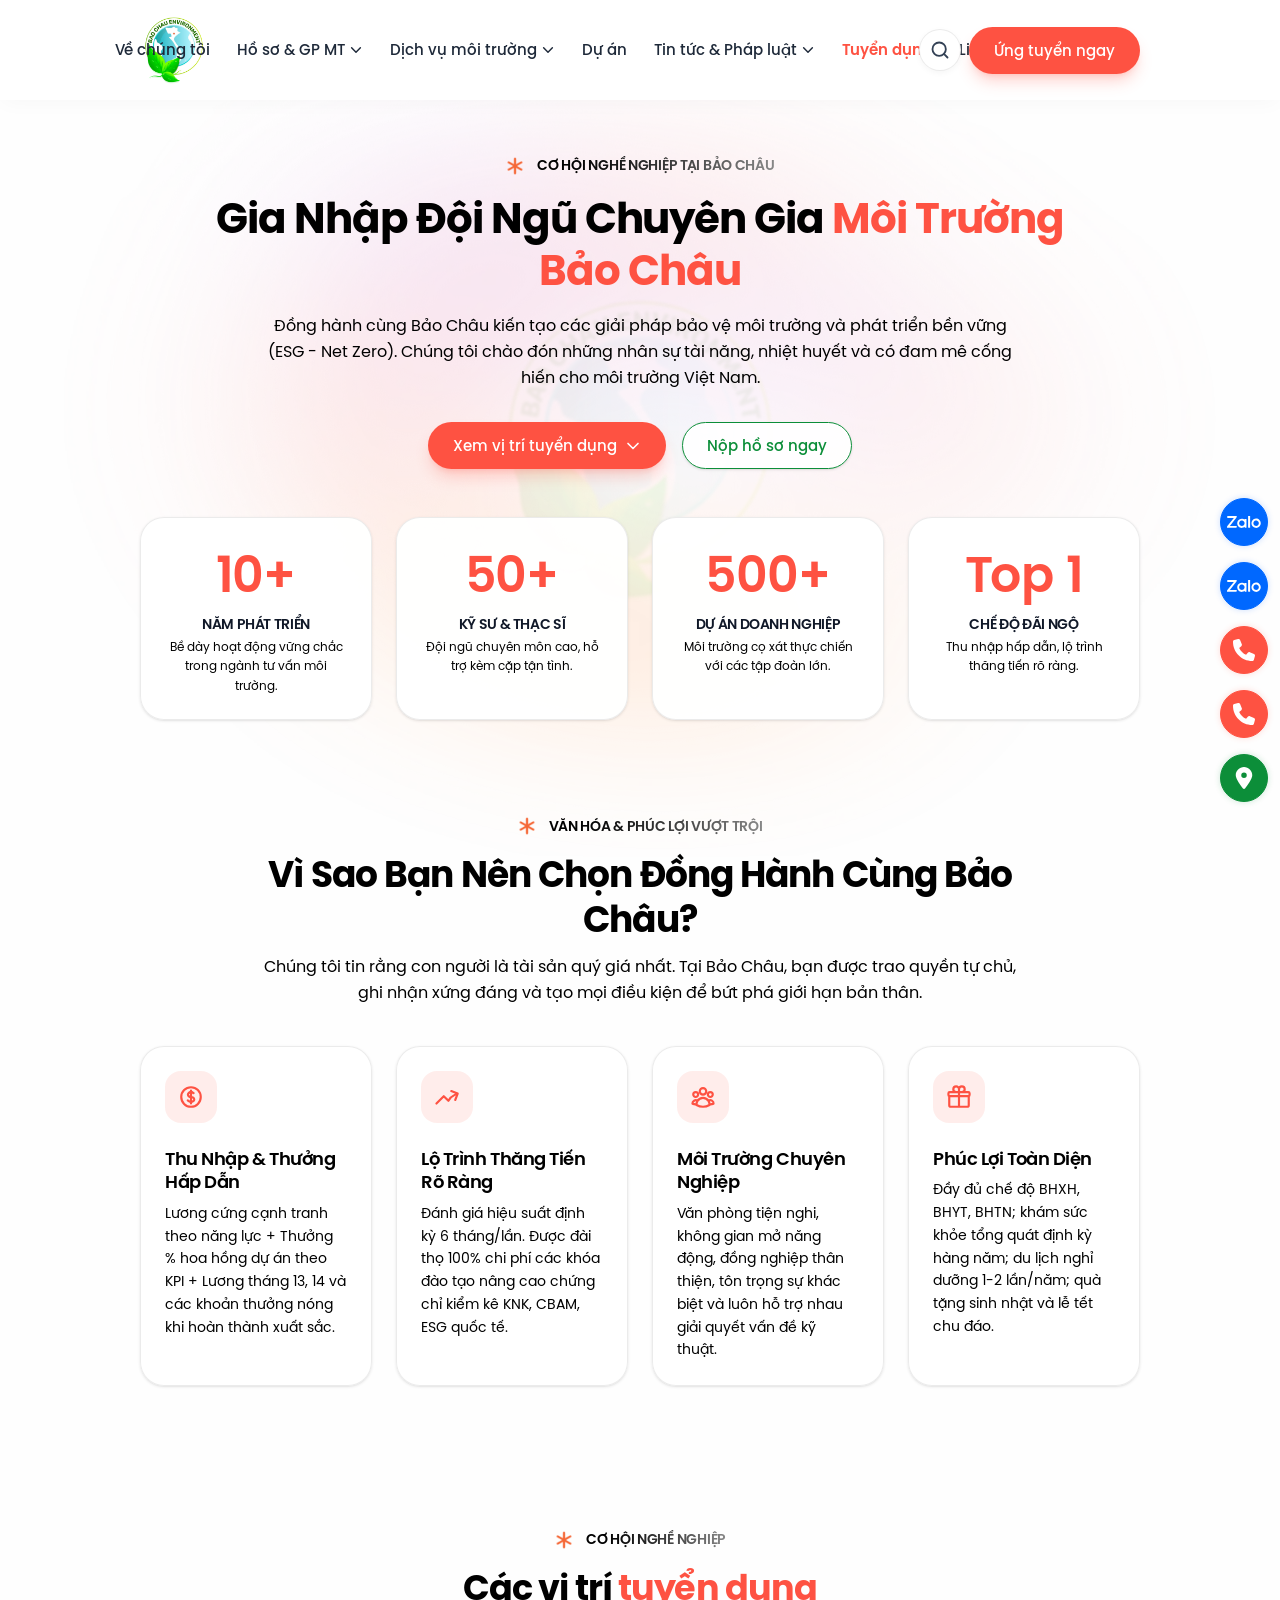
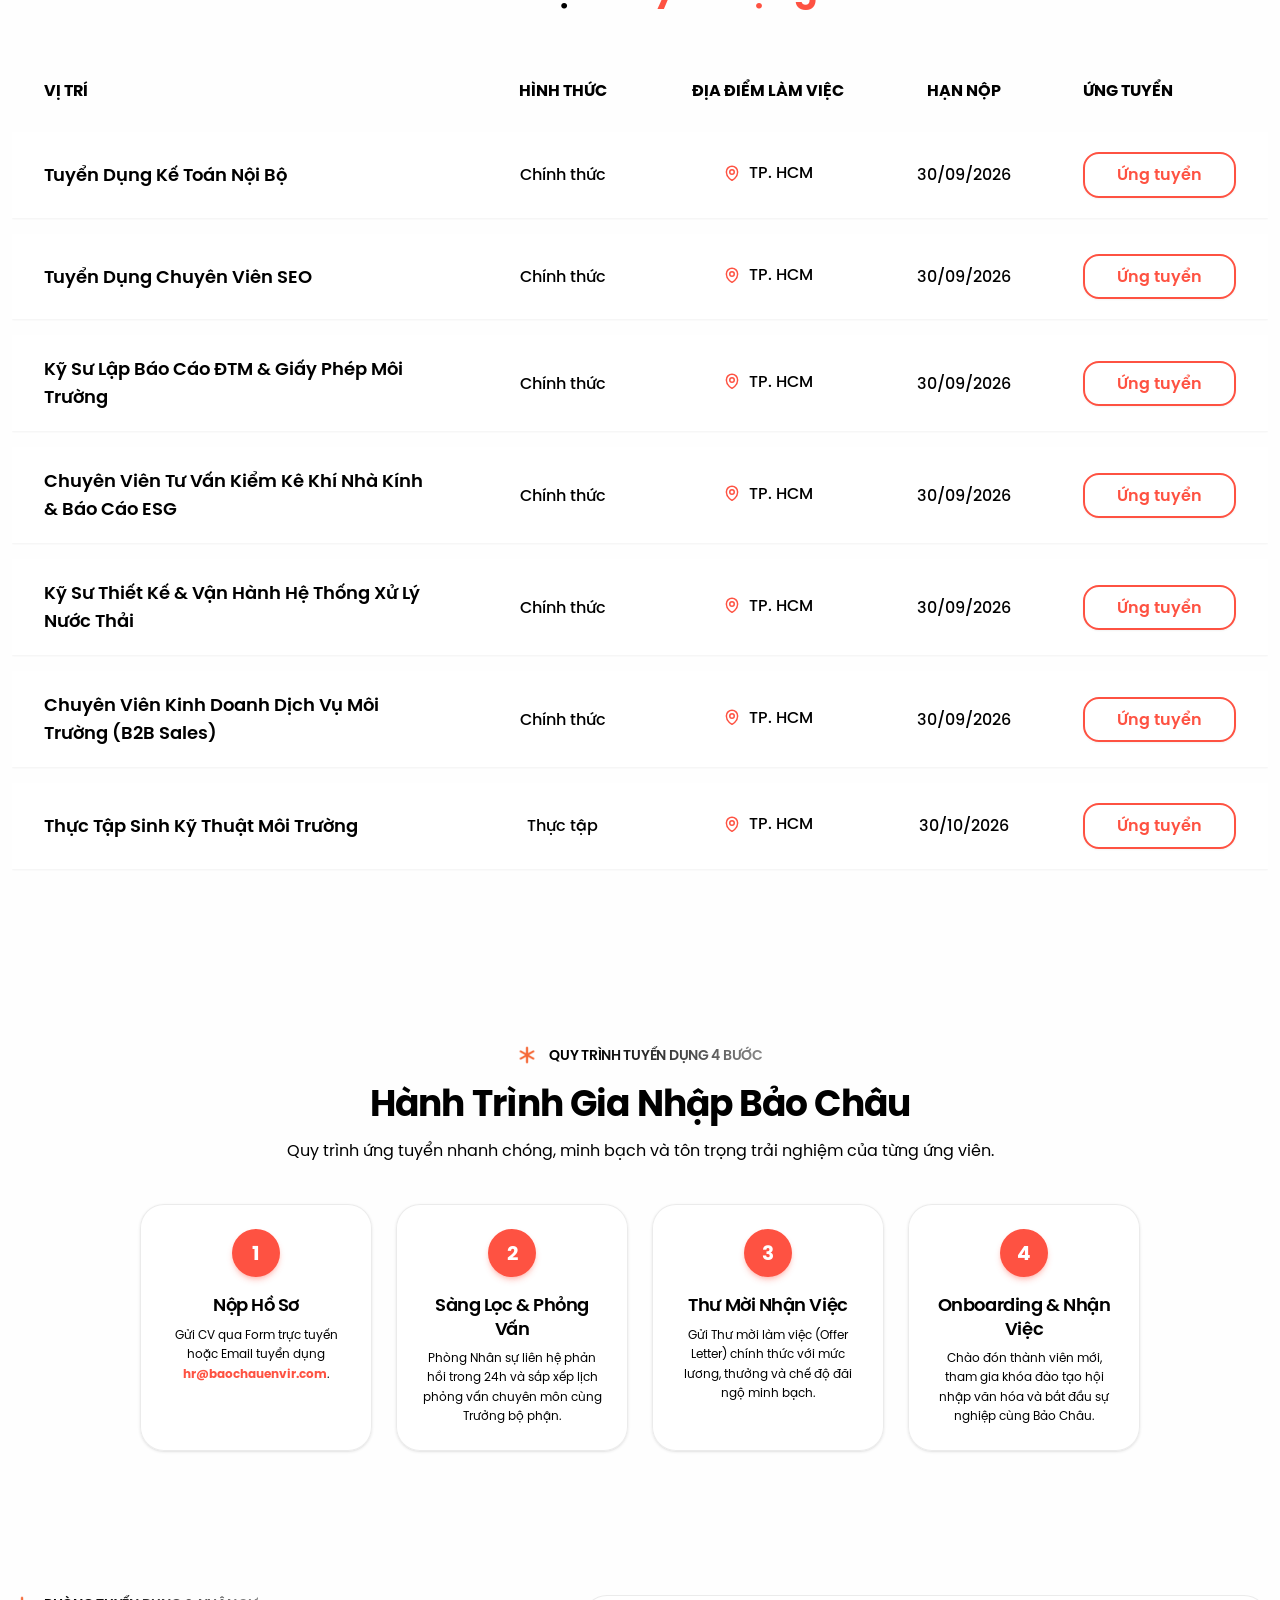
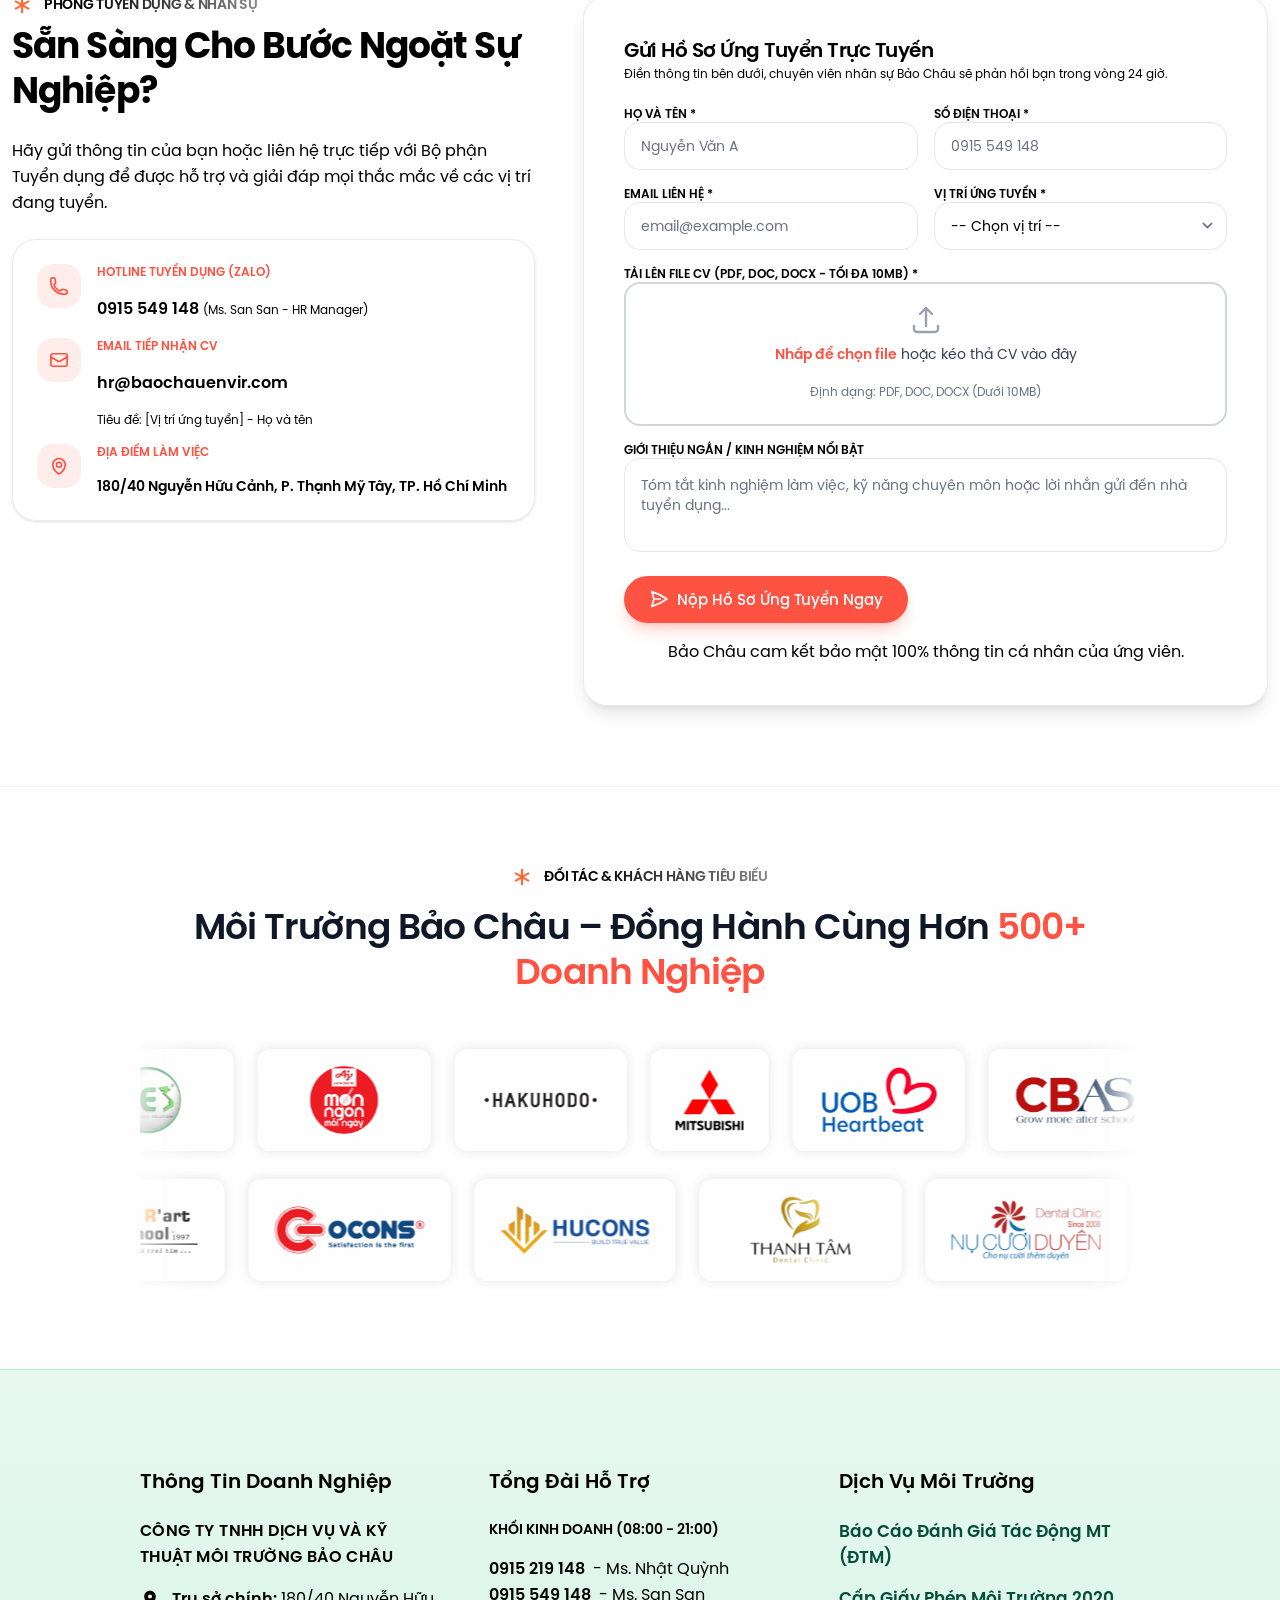
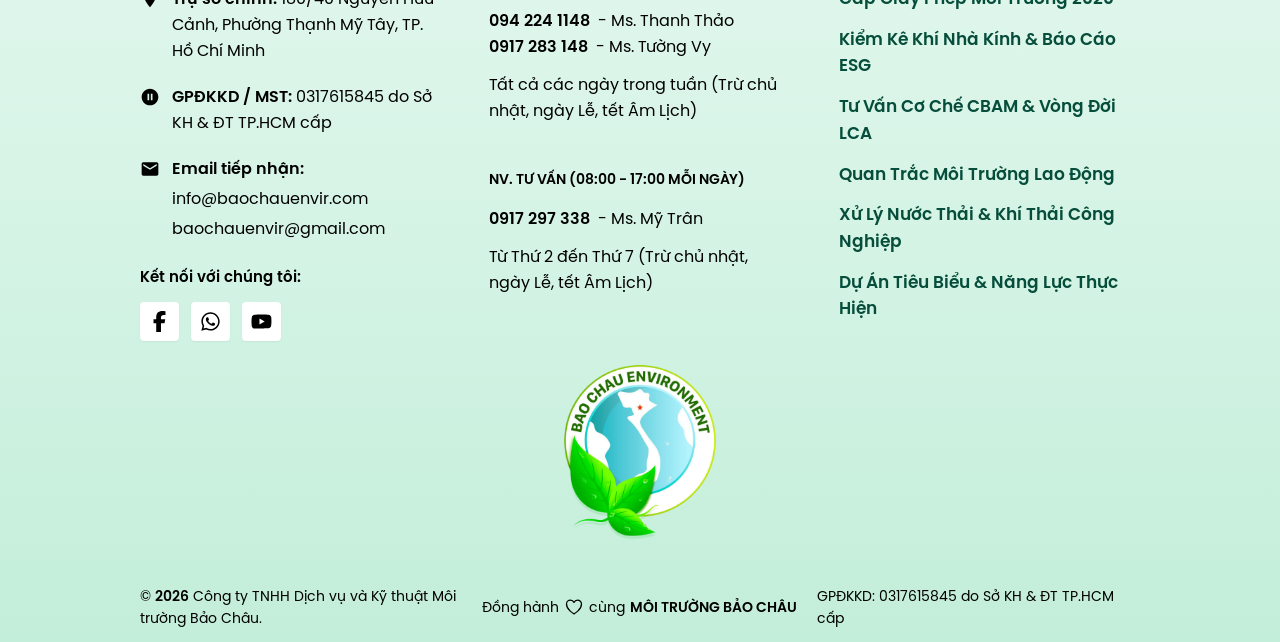
<file: recruitment.html>
<!doctype html>
<html lang="vi" prefix="og: https://ogp.me/ns#" class="no-js">
  <head>
    <meta charset="utf-8" />
    <meta name="viewport" content="width=device-width, initial-scale=1.0" />
    <meta name="format-detection" content="telephone=no,email=no,address=no" />
    <title>
      Tuyển Dụng Nhân Tài - Công ty TNHH Dịch vụ và Kỹ thuật Môi trường Bảo Châu
    </title>
    <meta
      name="description"
      content="Cơ hội nghề nghiệp hấp dẫn tại Công ty TNHH Dịch vụ và Kỹ thuật Môi trường Bảo Châu. Môi trường làm việc chuyên nghiệp, đãi ngộ cạnh tranh, lộ trình thăng tiến rõ ràng."
    />
    <meta
      name="robots"
      content="follow, index, max-snippet:-1, max-video-preview:-1, max-image-preview:large"
    />
    <link rel="canonical" href="recruitment.html" />
    <meta
      name="keywords"
      content="Tuyển dụng môi trường, tuyển kỹ sư môi trường, tuyển chuyên viên ĐTM, tuyển chuyên viên ESG, tuyển nhân viên kinh doanh môi trường, Môi Trường Bảo Châu tuyển dụng"
    />
    <meta property="og:locale" content="vi_VN" />
    <meta property="og:type" content="article" />
    <meta
      property="og:title"
      content="Tuyển Dụng Nhân Tài - Môi Trường Bảo Châu | Cơ Hội Nghề Nghiệp Hấp Dẫn"
    />
    <meta
      property="og:description"
      content="Cơ hội nghề nghiệp hấp dẫn tại Công ty TNHH Dịch vụ và Kỹ thuật Môi trường Bảo Châu. Môi trường làm việc năng động, phúc lợi cao, lộ trình thăng tiến rõ ràng."
    />
    <meta property="og:url" content="https://moitruongbaochau.com/recruitment.html" />
    <meta property="og:site_name" content="Môi Trường Bảo Châu" />
    <meta property="og:updated_time" content="2026-08-21T10:00:00+07:00" />
    <meta
      property="og:image"
      content="images/moi-truong-bao-chau-1024x603.jpg"
    />
    <meta property="og:image:width" content="1009" />
    <meta property="og:image:height" content="676" />
    <meta property="og:image:alt" content="Đội ngũ Môi Trường Bảo Châu" />
    <meta property="og:image:type" content="image/jpeg" />
    <meta name="twitter:card" content="summary_large_image" />
    <meta
      name="twitter:title"
      content="Tuyển Dụng Nhân Tài - Môi Trường Bảo Châu"
    />
    <meta
      name="twitter:description"
      content="Gia nhập đội ngũ Môi Trường Bảo Châu để phát triển sự nghiệp bền vững cùng môi trường làm việc chuyên nghiệp hàng đầu."
    />
    <meta
      name="twitter:image"
      content="images/moi-truong-bao-chau-1024x603.jpg"
    />

    <script type="application/ld+json">
      {
        "@context": "https://schema.org",
        "@graph": [
          {
            "@type": "Organization",
            "@id": "https://moitruongbaochau.com/#organization",
            "name": "Công ty TNHH Dịch vụ và Kỹ thuật Môi trường Bảo Châu",
            "alternateName": "Môi Trường Bảo Châu",
            "url": "https://moitruongbaochau.com",
            "logo": {
              "@type": "ImageObject",
              "@id": "https://moitruongbaochau.com/#logo",
              "url": "images/logo-leave-png-min.png",
              "caption": "Môi Trường Bảo Châu"
            },
            "image": "images/moi-truong-bao-chau.jpg",
            "telephone": "+84915549148",
            "email": "hr@baochauenvir.com",
            "address": {
              "@type": "PostalAddress",
              "streetAddress": "180/40 Nguyễn Hữu Cảnh, Phường Thạnh Mỹ Tây",
              "addressLocality": "TP. Hồ Chí Minh",
              "addressCountry": "VN"
            }
          },
          {
            "@type": "WebPage",
            "@id": "https://moitruongbaochau.com/recruitment.html#webpage",
            "url": "https://moitruongbaochau.com/recruitment.html",
            "name": "Tuyển Dụng - Môi Trường Bảo Châu",
            "isPartOf": {
              "@id": "https://moitruongbaochau.com/#website"
            },
            "inLanguage": "vi"
          }
        ]
      }
    </script>

    <link rel="stylesheet" href="css/style.css" />
    <link rel="icon" href="images/cropped-chuan-192x192.png" />
    <link rel="apple-touch-icon" href="images/cropped-chuan-192x192.png" />
  </head>

  <body
    class="wp-singular page-template page-template-template-page-recruitment page"
    itemtype="https://schema.org/WebPage"
    itemscope=""
  >
    <!-- OFF-CANVAS MOBILE MENU DRAWER -->
    <div
      class="off-canvas fixed top-0 right-0 h-full w-[310px] sm:w-[360px] max-w-[85vw] bg-white shadow-2xl z-[99999] flex flex-col justify-between transition-transform duration-300 translate-x-full invisible [&.is-open]:visible [&.is-open]:translate-x-0"
      id="offCanvasMenu"
      data-fx-off-canvas=""
      data-content-scroll="true"
    >
      <!-- Header Drawer: Logo & Close Button -->
      <div
        class="flex items-center justify-between px-4 py-3.5 border-b border-gray-100 bg-white gap-2"
      >
        <a href="index.html" class="flex items-center gap-2.5 min-w-0 flex-1" rel="home">
          <img
            src="images/logo-leave-png-min.png"
            width="36"
            height="36"
            class="h-9 w-9 shrink-0 object-contain"
            style="width: 36px; height: 36px; min-width: 36px; min-height: 36px; max-width: 36px; max-height: 36px;"
            alt="Môi Trường Bảo Châu"
            loading="eager"
          />
          <div class="flex flex-col min-w-0">
            <span
              class="font-bold text-[13px] text-[#064e3b] uppercase leading-tight tracking-tight truncate"
              >Môi Trường Bảo Châu</span
            >
            <span class="text-[10px] text-black font-medium truncate"
              >Tư vấn &amp; Kỹ thuật MT</span
            >
          </div>
        </a>
        <button
          class="flex items-center justify-center size-8 shrink-0 rounded-full bg-gray-100 hover:bg-gray-200 text-black hover:text-gray-900 transition-colors cursor-pointer"
          style="width: 32px; height: 32px; min-width: 32px; min-height: 32px;"
          aria-label="Đóng menu"
          type="button"
          data-close=""
        >
          <svg
            width="18"
            height="18"
            xmlns="http://www.w3.org/2000/svg"
            fill="none"
            viewBox="0 0 24 24"
            stroke-width="2.5"
            stroke="currentColor"
          >
            <path
              stroke-linecap="round"
              stroke-linejoin="round"
              d="M6 18L18 6M6 6l12 12"
            />
          </svg>
        </button>
      </div>

      <!-- Quick Search -->
      <div class="px-4 pt-3.5 pb-2">
        <form
          action="#"
          class="relative flex items-center"
          method="get"
          accept-charset="UTF-8"
        >
          <input
            id="mobile-search-input"
            required=""
            type="search"
            autocomplete="off"
            name="s"
            value=""
            placeholder="Tìm dịch vụ: ĐTM, Giấy phép MT..."
            class="w-full bg-gray-50 border border-gray-200 text-[13.5px] rounded-full pl-4 pr-10 py-2.5 text-gray-800 placeholder-gray-400 focus:outline-none focus:border-primary focus:bg-white transition-all shadow-xs"
          />
          <button
            type="submit"
            class="absolute right-3 text-gray-400 hover:text-primary transition-colors"
            aria-label="Tìm kiếm"
          >
            <svg
              class="size-4.5 w-4.5 h-4.5"
              width="18"
              height="18"
              xmlns="http://www.w3.org/2000/svg"
              fill="none"
              viewBox="0 0 24 24"
              stroke-width="2"
              stroke="currentColor"
            >
              <path
                stroke-linecap="round"
                stroke-linejoin="round"
                d="m21 21-5.197-5.197m0 0A7.5 7.5 0 1 0 5.196 5.196a7.5 7.5 0 0 0 10.607 10.607Z"
              />
            </svg>
          </button>
        </form>
      </div>

      <!-- Main Mobile Navigation Accordion -->
      <div class="menu-outer flex-1 overflow-y-auto px-4 py-2">
        <ul
          id="menu-29035c419b"
          class="menu vertical vertical-menu mobile-menu flex flex-col gap-1 text-[14.5px]"
        >
          <li>
            <a
              href="about.html"
              class="mobile-nav-link flex items-center py-2.5 px-3 rounded-xl font-medium text-gray-800 hover:bg-gray-50 hover:text-primary transition-colors"
              >Về chúng tôi</a
            >
          </li>

          <!-- Accordion 1: Hồ sơ & Giấy phép MT -->
          <li class="has-submenu">
            <button
              type="button"
              class="mobile-submenu-toggle w-full flex items-center justify-between py-2.5 px-3 rounded-xl font-medium text-gray-800 hover:bg-gray-50 hover:text-primary transition-colors cursor-pointer text-left"
            >
              <span>Hồ sơ & Giấy phép MT</span>
              <svg
                class="submenu-chevron size-4 w-4 h-4 text-gray-400 transition-transform duration-200"
                width="16"
                height="16"
                fill="none"
                viewBox="0 0 24 24"
                stroke="currentColor"
                stroke-width="2"
              >
                <path
                  stroke-linecap="round"
                  stroke-linejoin="round"
                  d="M19.5 8.25l-7.5 7.5-7.5-7.5"
                />
              </svg>
            </button>
            <ul
              class="submenu hidden pl-3.5 my-1 flex flex-col gap-0.5 border-l-2 border-primary/40 ml-3"
            >
              <li>
                <a
                  href="index.html#section-4bdc829f17"
                  class="mobile-nav-link block py-2 px-2.5 text-[13.5px] rounded-lg text-gray-600 hover:text-primary hover:bg-primary/5 transition-colors font-medium"
                  >Báo Cáo ĐTM (Luật 2020)</a
                >
              </li>
              <li>
                <a
                  href="service-detail.html"
                  class="mobile-nav-link block py-2 px-2.5 text-[13.5px] rounded-lg text-gray-600 hover:text-primary hover:bg-primary/5 transition-colors font-medium"
                  >Giấy Phép Môi Trường Cơ Sở</a
                >
              </li>
              <li>
                <a
                  href="index.html#section-4bdc829f17"
                  class="mobile-nav-link block py-2 px-2.5 text-[13.5px] rounded-lg text-gray-600 hover:text-primary hover:bg-primary/5 transition-colors font-medium"
                  >Đăng Ký Môi Trường Cấp Xã/Huyện</a
                >
              </li>
              <li>
                <a
                  href="index.html#section-4bdc829f17"
                  class="mobile-nav-link block py-2 px-2.5 text-[13.5px] rounded-lg text-gray-600 hover:text-primary hover:bg-primary/5 transition-colors font-medium"
                  >Báo Cáo BVMT Định Kỳ Hàng Năm</a
                >
              </li>
              <li>
                <a
                  href="index.html#section-4bdc829f17"
                  class="mobile-nav-link block py-2 px-2.5 text-[13.5px] rounded-lg text-gray-600 hover:text-primary hover:bg-primary/5 transition-colors font-medium"
                  >Ứng Phó Sự Cố MT & Hóa Chất</a
                >
              </li>
              <li>
                <a
                  href="index.html#section-4bdc829f17"
                  class="mobile-nav-link block py-2 px-2.5 text-[13.5px] rounded-lg text-gray-600 hover:text-primary hover:bg-primary/5 transition-colors font-medium"
                  >Quan Trắc Môi Trường Lao Động</a
                >
              </li>
              <li>
                <a
                  href="index.html#section-4bdc829f17"
                  class="mobile-nav-link block py-2 px-2.5 text-[13.5px] rounded-lg text-gray-600 hover:text-primary hover:bg-primary/5 transition-colors font-medium"
                  >Lập Bản Đồ Tiếng Ồn (Noise Map)</a
                >
              </li>
            </ul>
          </li>

          <!-- Accordion 2: Dịch vụ môi trường -->
          <li class="has-submenu">
            <button
              type="button"
              class="mobile-submenu-toggle w-full flex items-center justify-between py-2.5 px-3 rounded-xl font-medium text-gray-800 hover:bg-gray-50 hover:text-primary transition-colors cursor-pointer text-left"
            >
              <span>Dịch vụ môi trường</span>
              <svg
                class="submenu-chevron size-4 w-4 h-4 text-gray-400 transition-transform duration-200"
                width="16"
                height="16"
                fill="none"
                viewBox="0 0 24 24"
                stroke="currentColor"
                stroke-width="2"
              >
                <path
                  stroke-linecap="round"
                  stroke-linejoin="round"
                  d="M19.5 8.25l-7.5 7.5-7.5-7.5"
                />
              </svg>
            </button>
            <ul
              class="submenu hidden pl-3.5 my-1 flex flex-col gap-0.5 border-l-2 border-primary/40 ml-3"
            >
              <li>
                <a
                  href="index.html#section-4bdc829f17"
                  class="mobile-nav-link block py-2 px-2.5 text-[13.5px] rounded-lg text-gray-600 hover:text-primary hover:bg-primary/5 transition-colors font-medium"
                  >Kiểm Kê Khí Nhà Kính (ISO 14064)</a
                >
              </li>
              <li>
                <a
                  href="index.html#section-4bdc829f17"
                  class="mobile-nav-link block py-2 px-2.5 text-[13.5px] rounded-lg text-gray-600 hover:text-primary hover:bg-primary/5 transition-colors font-medium"
                  >Tư Vấn Cơ Chế CBAM Châu Âu</a
                >
              </li>
              <li>
                <a
                  href="index.html#section-4bdc829f17"
                  class="mobile-nav-link block py-2 px-2.5 text-[13.5px] rounded-lg text-gray-600 hover:text-primary hover:bg-primary/5 transition-colors font-medium"
                  >Đánh Giá Vòng Đời Sản Phẩm (LCA)</a
                >
              </li>
              <li>
                <a
                  href="index.html#section-4bdc829f17"
                  class="mobile-nav-link block py-2 px-2.5 text-[13.5px] rounded-lg text-gray-600 hover:text-primary hover:bg-primary/5 transition-colors font-medium"
                  >Tư Vấn Báo Cáo Bền Vững ESG</a
                >
              </li>
              <li>
                <a
                  href="index.html#section-4bdc829f17"
                  class="mobile-nav-link block py-2 px-2.5 text-[13.5px] rounded-lg text-gray-600 hover:text-primary hover:bg-primary/5 transition-colors font-medium"
                  >Thiết Kế Trạm Xử Lý Nước Thải</a
                >
              </li>
              <li>
                <a
                  href="index.html#section-4bdc829f17"
                  class="mobile-nav-link block py-2 px-2.5 text-[13.5px] rounded-lg text-gray-600 hover:text-primary hover:bg-primary/5 transition-colors font-medium"
                  >Hệ Thống Xử Lý Khí Thải & Bụi</a
                >
              </li>
              <li>
                <a
                  href="index.html#section-4bdc829f17"
                  class="mobile-nav-link block py-2 px-2.5 text-[13.5px] rounded-lg text-gray-600 hover:text-primary hover:bg-primary/5 transition-colors font-medium"
                  >Thu Gom & Quản Lý Chất Thải</a
                >
              </li>
              <li>
                <a
                  href="index.html#section-4bdc829f17"
                  class="mobile-nav-link block py-2 px-2.5 text-[13.5px] rounded-lg text-gray-600 hover:text-primary hover:bg-primary/5 transition-colors font-medium"
                  >Cung Cấp Hóa Chất & Vi Sinh MT</a
                >
              </li>
            </ul>
          </li>

          <li>
            <a
              href="project.html"
              class="mobile-nav-link flex items-center py-2.5 px-3 rounded-xl font-medium text-gray-800 hover:bg-gray-50 hover:text-primary transition-colors"
              >Dự án</a
            >
          </li>

          <!-- Accordion 3: Tin tức & Pháp luật -->
          <li class="has-submenu">
            <button
              type="button"
              class="mobile-submenu-toggle w-full flex items-center justify-between py-2.5 px-3 rounded-xl font-medium text-gray-800 hover:bg-gray-50 hover:text-primary transition-colors cursor-pointer text-left"
            >
              <span>Tin tức & Pháp luật</span>
              <svg
                class="submenu-chevron size-4 w-4 h-4 text-gray-400 transition-transform duration-200"
                width="16"
                height="16"
                fill="none"
                viewBox="0 0 24 24"
                stroke="currentColor"
                stroke-width="2"
              >
                <path
                  stroke-linecap="round"
                  stroke-linejoin="round"
                  d="M19.5 8.25l-7.5 7.5-7.5-7.5"
                />
              </svg>
            </button>
            <ul
              class="submenu hidden pl-3.5 my-1 flex flex-col gap-0.5 border-l-2 border-primary/40 ml-3"
            >
              <li>
                <a
                  href="index.html#section-b2b918f0c9"
                  class="mobile-nav-link block py-2 px-2.5 text-[13.5px] rounded-lg text-gray-600 hover:text-primary hover:bg-primary/5 transition-colors font-medium"
                  >Luật Bảo Vệ Môi Trường 2020</a
                >
              </li>
              <li>
                <a
                  href="index.html#section-b2b918f0c9"
                  class="mobile-nav-link block py-2 px-2.5 text-[13.5px] rounded-lg text-gray-600 hover:text-primary hover:bg-primary/5 transition-colors font-medium"
                  >Nghị định 08/2022/NĐ-CP Hướng Dẫn</a
                >
              </li>
              <li>
                <a
                  href="index.html#section-b2b918f0c9"
                  class="mobile-nav-link block py-2 px-2.5 text-[13.5px] rounded-lg text-gray-600 hover:text-primary hover:bg-primary/5 transition-colors font-medium"
                  >Cẩm Nang Kiểm Kê Khí Nhà Kính</a
                >
              </li>
              <li>
                <a
                  href="index.html#section-b2b918f0c9"
                  class="mobile-nav-link block py-2 px-2.5 text-[13.5px] rounded-lg text-gray-600 hover:text-primary hover:bg-primary/5 transition-colors font-medium"
                  >Khai Báo CBAM Xuất Khẩu EU</a
                >
              </li>
              <li>
                <a
                  href="index.html#section-b2b918f0c9"
                  class="mobile-nav-link block py-2 px-2.5 text-[13.5px] rounded-lg text-gray-600 hover:text-primary hover:bg-primary/5 transition-colors font-medium"
                  >Công Nghệ Xử Lý Nước Thải</a
                >
              </li>
            </ul>
          </li>

          <li>
            <a
              href="recruitment.html"
              class="mobile-nav-link flex items-center py-2.5 px-3 rounded-xl font-bold text-primary bg-primary/10 transition-colors"
              >Tuyển dụng</a
            >
          </li>

          <li>
            <a
              href="contact.html"
              class="mobile-nav-link flex items-center py-2.5 px-3 rounded-xl font-medium text-gray-800 hover:bg-gray-50 hover:text-primary transition-colors"
              >Liên hệ</a
            >
          </li>
        </ul>
      </div>

      <!-- Quick Action Footer: Hotline & Zalo Button -->
      <div class="p-4 border-t border-gray-100 bg-gray-50/80 flex flex-col gap-2">
        <a
          href="tel:0915549148"
          class="flex items-center justify-center gap-2 w-full py-2.5 px-4 rounded-xl bg-primary hover:bg-[#e03e2f] text-white font-bold text-[14px] shadow-sm shadow-primary/25 transition-all text-center"
        >
          <svg
            class="size-4"
            fill="none"
            viewBox="0 0 24 24"
            stroke="currentColor"
            stroke-width="2"
          >
            <path
              stroke-linecap="round"
              stroke-linejoin="round"
              d="M2.25 6.75c0 8.284 6.716 15 15 15h2.25a2.25 2.25 0 002.25-2.25v-1.372c0-.516-.351-.966-.852-1.091l-4.423-1.106c-.44-.11-.902.055-1.173.417l-.97 1.293c-.282.376-.769.542-1.21.38a12.035 12.035 0 01-7.143-7.143c-.162-.441.004-.928.38-1.21l1.293-.97c.363-.271.527-.734.417-1.173L6.963 3.102a1.125 1.125 0 00-1.091-.852H4.5A2.25 2.25 0 002.25 4.5v2.25z"
            />
          </svg>
          Hotline: 0915 549 148
        </a>
        <p class="text-[11px] text-black text-center">Hỗ trợ tư vấn 24/7 (Thứ 2 - Thứ 7)</p>
      </div>
    </div>

    <div class="relative">
      <header
        data-fx-sticky=""
        id="header"
        class="site-header"
        itemtype="https://schema.org/WPHeader"
        itemscope=""
      >
        <div id="masthead" class="masthead py-4 sm:py-5 glass-effect transition-all duration-300">
          <div class="container px-3 sm:px-4 mx-auto flex items-center justify-between gap-2 sm:gap-4">
            <div class="masthead-logo flex-shrink-0">
              <div class="site-logo">
                <a class="logo flex items-center" title="MÔI TRƯỜNG BẢO CHÂU" href="index.html" rel="home"
                  ><span class="custom-logo-link"
                    ><img
                      src="images/logo-leave-png-min.png"
                      class="custom-logo h-14 sm:h-16 lg:h-18 w-auto object-contain transition-transform duration-300 hover:scale-105"
                      alt="Môi Trường Bảo Châu"
                      loading="eager"
                      fetchpriority="high"
                      decoding="async" /></span
                ></a>
                <p class="sr-only">MÔI TRƯỜNG BẢO CHÂU</p>
              </div>
            </div>
            <div
              class="nav-container pl-2 pr-2 xl:pl-6 xl:pr-4 hidden lg:flex items-center justify-center flex-1"
            >
              <nav class="nav" id="main-nav">
                <ul
                  id="menu-8c6d27c2ee"
                  class="dropdown menu horizontal-menu main-nav u-flex-x items-center gap-1 xl:gap-2 min-h-11 xl:min-h-12 bg-black/6 backdrop-blur-md pt-1 px-3.5 xl:px-6 pb-1 rounded-full"
                  data-fx-dropdown-menu=""
                  data-hover="true"
                  data-autohide="true"
                >
                  <li>
                    <a
                      href="about.html"
                      class="flex items-center h-full font-medium text-[14.5px] xl:text-[15px] text-gray-800 dark:text-gray-200 hover:text-primary dark:hover:text-primary transition-colors py-2 px-3 rounded-full hover:bg-black/5"
                      >Về chúng tôi</a
                    >
                  </li>
                  <li class="col-2 menu-mega">
                    <a
                      href="index.html#section-4bdc829f17"
                      class="flex items-center h-full font-medium text-[14.5px] xl:text-[15px] text-gray-800 dark:text-gray-200 hover:text-primary dark:hover:text-primary transition-colors py-2 px-3 rounded-full hover:bg-black/5 gap-1"
                      >Hồ sơ & GP MT
                      <svg
                        class="size-3.5 w-3.5 h-3.5 opacity-60"
                        width="14"
                        height="14"
                        fill="none"
                        viewBox="0 0 24 24"
                        stroke="currentColor"
                        stroke-width="2.5"
                      >
                        <path
                          stroke-linecap="round"
                          stroke-linejoin="round"
                          d="M19.5 8.25l-7.5 7.5-7.5-7.5"
                        />
                      </svg>
                    </a>
                    <ul class="submenu vertical menu">
                      <li>
                        <a
                          href="index.html#section-4bdc829f17"
                          class="text-[14.5px] font-bold! text-primary uppercase pb-1 border-b border-white/10"
                          >Hồ sơ pháp lý môi trường</a
                        >
                        <ul class="submenu vertical menu">
                          <li>
                            <a href="index.html#section-4bdc829f17" title="Báo Cáo ĐTM"
                              >Báo Cáo ĐTM (Luật BVMT 2020)</a
                            >
                          </li>
                          <li>
                            <a
                              href="service-detail.html"
                              title="Giấy Phép Môi Trường"
                              >Giấy Phép Môi Trường Cơ Sở</a
                            >
                          </li>
                          <li>
                            <a
                              href="index.html#section-4bdc829f17"
                              title="Đăng Ký Môi Trường"
                              >Đăng Ký Môi Trường Cấp Huyện/Xã</a
                            >
                          </li>
                          <li>
                            <a
                              href="index.html#section-4bdc829f17"
                              title="Báo Cáo Công Tác BVMT Định Kỳ"
                              >Báo Cáo Công Tác BVMT Định Kỳ</a
                            >
                          </li>
                          <li>
                            <a
                              href="index.html#section-4bdc829f17"
                              title="Ứng Phó Sự Cố Môi Trường"
                              >Kế Hoạch Phòng Ngừa Sự Cố MT</a
                            >
                          </li>
                        </ul>
                      </li>
                      <li>
                        <a
                          href="index.html#section-4bdc829f17"
                          class="text-[14.5px] font-bold! text-primary uppercase pb-1 border-b border-white/10"
                          >Tư vấn & Giám sát</a
                        >
                        <ul class="submenu vertical menu">
                          <li>
                            <a
                              href="index.html#section-4bdc829f17"
                              title="Quan Trắc Môi Trường Lao Động"
                              >Quan Trắc Môi Trường Lao Động</a
                            >
                          </li>
                          <li>
                            <a
                              href="index.html#section-4bdc829f17"
                              title="Lập Bản Đồ Tiếng Ồn"
                              >Lập Bản Đồ Tiếng Ồn (Noise Map)</a
                            >
                          </li>
                          <li>
                            <a
                              href="index.html#section-4bdc829f17"
                              title="Phương Án Phục Hồi MT"
                              >Phương Án Cải Tạo Phục Hồi MT</a
                            >
                          </li>
                          <li>
                            <a
                              href="index.html#section-4bdc829f17"
                              title="Khai Thác Nước Ngầm"
                              >Giấy Phép Khai Thác Nước Ngầm</a
                            >
                          </li>
                          <li>
                            <a
                              href="index.html#section-4bdc829f17"
                              title="Nghiệm Thu Công Trình MT"
                              >Nghiệm Thu Công Trình BVMT</a
                            >
                          </li>
                        </ul>
                      </li>
                    </ul>
                  </li>
                  <li class="col-2 menu-mega">
                    <a
                      href="index.html#section-4bdc829f17"
                      class="flex items-center h-full font-medium text-[14.5px] xl:text-[15px] text-gray-800 dark:text-gray-200 hover:text-primary dark:hover:text-primary transition-colors py-2 px-3 rounded-full hover:bg-black/5 gap-1"
                      >Dịch vụ môi trường
                      <svg
                        class="size-3.5 w-3.5 h-3.5 opacity-60"
                        width="14"
                        height="14"
                        fill="none"
                        viewBox="0 0 24 24"
                        stroke="currentColor"
                        stroke-width="2.5"
                      >
                        <path
                          stroke-linecap="round"
                          stroke-linejoin="round"
                          d="M19.5 8.25l-7.5 7.5-7.5-7.5"
                        />
                      </svg>
                    </a>
                    <ul class="submenu vertical menu">
                      <li>
                        <a
                          href="index.html#section-4bdc829f17"
                          class="text-[14.5px] font-bold! text-primary uppercase pb-1 border-b border-white/10"
                          >Khí nhà kính & Bền vững</a
                        >
                        <ul class="submenu vertical menu">
                          <li>
                            <a
                              href="index.html#section-4bdc829f17"
                              title="Kiểm Kê Khí Nhà Kính ISO 14064"
                              >Kiểm Kê Khí Nhà Kính (ISO 14064)</a
                            >
                          </li>
                          <li>
                            <a
                              href="index.html#section-4bdc829f17"
                              title="Tư Vấn Cơ Chế CBAM"
                              >Tư Vấn Cơ Chế CBAM Châu Âu</a
                            >
                          </li>
                          <li>
                            <a
                              href="index.html#section-4bdc829f17"
                              title="Báo Cáo ESG Bền Vững"
                              >Báo Cáo Bền Vững ESG (GRI)</a
                            >
                          </li>
                        </ul>
                      </li>
                      <li>
                        <a
                          href="index.html#section-4bdc829f17"
                          class="text-[14.5px] font-bold! text-primary uppercase pb-1 border-b border-white/10"
                          >Thiết kế & Xử lý MT</a
                        >
                        <ul class="submenu vertical menu">
                          <li>
                            <a
                              href="index.html#section-4bdc829f17"
                              title="Thiết Kế Hệ Thống Xử Lý Nước Thải"
                              >Thiết Kế Trạm Xử Lý Nước Thải</a
                            >
                          </li>
                          <li>
                            <a
                              href="index.html#section-4bdc829f17"
                              title="Xử Lý Khí Thải Công Nghiệp"
                              >Hệ Thống Xử Lý Khí Thải & Bụi</a
                            >
                          </li>
                        </ul>
                      </li>
                    </ul>
                  </li>
                  <li>
                    <a
                      href="project.html"
                      class="flex items-center h-full font-medium text-[14.5px] xl:text-[15px] text-gray-800 dark:text-gray-200 hover:text-primary dark:hover:text-primary transition-colors py-2 px-3 rounded-full hover:bg-black/5"
                      >Dự án</a
                    >
                  </li>

                  <li class="col-3 menu-mega nav-item-extended">
                    <a
                      href="news.html"
                      class="flex items-center h-full font-medium text-[14.5px] xl:text-[15px] text-gray-800 dark:text-gray-200 hover:text-primary dark:hover:text-primary transition-colors py-2 px-3 rounded-full hover:bg-black/5 gap-1"
                      >Tin tức & Pháp luật
                      <svg
                        class="size-3.5 w-3.5 h-3.5 opacity-60"
                        width="14"
                        height="14"
                        fill="none"
                        viewBox="0 0 24 24"
                        stroke="currentColor"
                        stroke-width="2.5"
                      >
                        <path
                          stroke-linecap="round"
                          stroke-linejoin="round"
                          d="M19.5 8.25l-7.5 7.5-7.5-7.5"
                        />
                      </svg>
                    </a>
                    <ul class="submenu vertical menu">
                      <li>
                        <a
                          href="index.html#section-b2b918f0c9"
                          class="text-[14px] font-bold! text-primary uppercase pb-1 border-b border-white/10"
                          >Pháp luật Môi trường</a
                        >
                        <ul class="submenu vertical menu">
                          <li>
                            <a href="index.html#section-b2b918f0c9"
                              >Luật Bảo Vệ Môi Trường 2020</a
                            >
                          </li>
                          <li>
                            <a href="index.html#section-b2b918f0c9"
                              >Nghị định 08/2022/NĐ-CP Chi Tiết</a
                            >
                          </li>
                          <li>
                            <a href="index.html#section-b2b918f0c9"
                              >Thông tư 02/2022/TT-BTNMT</a
                            >
                          </li>
                          <li>
                            <a href="index.html#section-b2b918f0c9"
                              >Xử Phạt Vi Phạm Hành Chính MT</a
                            >
                          </li>
                        </ul>
                      </li>
                      <li>
                        <a
                          href="index.html#section-b2b918f0c9"
                          class="text-[14px] font-bold! text-primary uppercase pb-1 border-b border-white/10"
                          >ESG & Net Zero</a
                        >
                        <ul class="submenu vertical menu">
                          <li>
                            <a href="index.html#section-b2b918f0c9"
                              >Cẩm Nang Kiểm Kê Khí Nhà Kính</a
                            >
                          </li>
                          <li>
                            <a href="index.html#section-b2b918f0c9"
                              >Hướng Dẫn Khai Báo CBAM EU</a
                            >
                          </li>
                          <li>
                            <a href="index.html#section-b2b918f0c9"
                              >Lộ Trình Net Zero 2050 Việt Nam</a
                            >
                          </li>
                          <li>
                            <a href="index.html#section-b2b918f0c9"
                              >Thị Trường Tín Chỉ Carbon</a
                            >
                          </li>
                        </ul>
                      </li>
                      <li>
                        <a
                          href="index.html#section-b2b918f0c9"
                          class="text-[14px] font-bold! text-primary uppercase pb-1 border-b border-white/10"
                          >Kỹ thuật & Công nghệ</a
                        >
                        <ul class="submenu vertical menu">
                          <li>
                            <a href="index.html#section-b2b918f0c9"
                              >Công Nghệ MBR / MBBR Nước Thải</a
                            >
                          </li>
                          <li>
                            <a href="index.html#section-b2b918f0c9"
                              >Xử Lý Khí Thải Tháp Hấp Thụ</a
                            >
                          </li>
                          <li>
                            <a href="index.html#section-b2b918f0c9"
                              >Khắc Phục Sự Cố Vi Sinh Bùn Nổi</a
                            >
                          </li>
                          <li>
                            <a href="index.html#section-b2b918f0c9"
                              >Quy Trình Đo Kiểm Môi Trường LĐ</a
                            >
                          </li>
                        </ul>
                      </li>
                    </ul>
                  </li>
                  <li class="nav-item-extended">
                    <a
                      href="recruitment.html"
                      class="flex items-center h-full font-semibold text-[14.5px] xl:text-[15px] text-primary transition-colors py-2 px-3 rounded-full bg-black/5"
                      >Tuyển dụng</a
                    >
                  </li>
                  <li class="nav-item-extended">
                    <a
                      href="contact.html"
                      class="flex items-center h-full font-medium text-[14.5px] xl:text-[15px] text-gray-800 dark:text-gray-200 hover:text-primary dark:hover:text-primary transition-colors py-2 px-3 rounded-full hover:bg-black/5"
                      >Liên hệ</a
                    >
                  </li>
                </ul>
              </nav>
            </div>
            <div class="header-actions flex items-center gap-2 sm:gap-3 flex-shrink-0">
              <div class="all_search_dark_mode flex flex-[0_0_auto] items-center">
                <div class="dropdown-search relative">
                  <a
                    class="dropdown-trigger flex items-center justify-center size-10 sm:size-10.5 rounded-full bg-white/90 dark:bg-gray-800/90 border border-gray-200/90 dark:border-gray-700 shadow-xs hover:shadow-md hover:border-primary/50 text-gray-700 hover:text-primary hover:bg-primary/5 dark:text-gray-200 dark:hover:text-primary transition-all duration-200 active:scale-95"
                    title="Tìm kiếm dịch vụ"
                    href="javascript:;"
                    data-fx-dropdown-toggle="#dropdown-search-aced3469f6"
                  >
                    <svg
                      class="size-4.5 sm:size-5 svg-search"
                      width="20"
                      height="20"
                      viewBox="0 0 24 24"
                      fill="none"
                      stroke="currentColor"
                      stroke-width="2.2"
                      stroke-linecap="round"
                      stroke-linejoin="round"
                    >
                      <circle cx="11" cy="11" r="8"></circle>
                      <path d="m21 21-4.3-4.3"></path>
                    </svg>
                  </a>
                  <div
                    role="search"
                    class="dropdown-pane alignment-right"
                    id="dropdown-search-aced3469f6"
                    data-fx-dropdown=""
                    data-auto-focus="true"
                  >
                    <form
                      action="#"
                      class="frm-search"
                      method="get"
                      accept-charset="UTF-8"
                    >
                      <div class="frm-container">
                        <label for="search-aced3469f6" class="sr-only"
                          >Tìm kiếm dịch vụ môi trường</label
                        >
                        <input
                          class="rounded-full"
                          id="search-aced3469f6"
                          required=""
                          pattern="^(.*\S+.*)$"
                          type="search"
                          name="s"
                          value=""
                          placeholder="Tìm dịch vụ: ĐTM, Khí nhà kính, Nước thải..."
                        />
                        <button class="btn-s" type="submit" aria-label="Search">
                          <svg
                            class="size-5 w-5 h-5"
                            width="20"
                            height="20"
                            xmlns="http://www.w3.org/2000/svg"
                            fill="none"
                            viewBox="0 0 24 24"
                            stroke-width="2"
                            stroke="currentColor"
                          >
                            <path
                              stroke-linecap="round"
                              stroke-linejoin="round"
                              d="m21 21-5.197-5.197m0 0A7.5 7.5 0 1 0 5.196 5.196a7.5 7.5 0 0 0 10.607 10.607Z"
                            ></path>
                          </svg>
                          <span>Tìm kiếm</span>
                        </button>
                      </div>
                      <div class="frm-hint">
                        <p class="hint-title font-medium mt-6 mb-4">
                          Dịch vụ môi trường nổi bật
                        </p>
                        <ul class="hint-list flex flex-col gap-4 ml-3">
                          <li>
                            <a
                              class="flex items-center gap-3 text-[14px] group"
                              href="index.html#section-4bdc829f17"
                              title="Kiểm Kê Khí Nhà Kính (ESG - CBAM)"
                            >
                              <svg
                                class="w-4 h-4 text-primary"
                                aria-hidden="true"
                              >
                                <use href="#icon-check-circle-solid"></use>
                              </svg>
                              Kiểm Kê Khí Nhà Kính (ESG - CBAM)
                            </a>
                          </li>
                          <li>
                            <a
                              class="flex items-center gap-3 text-[14px] group"
                              href="index.html#section-4bdc829f17"
                              title="Lập Báo Cáo Đánh Giá Tác Động Môi Trường (ĐTM)"
                            >
                              <svg
                                class="w-4 h-4 text-primary"
                                aria-hidden="true"
                              >
                                <use href="#icon-check-circle-solid"></use>
                              </svg>
                              Lập Báo Cáo Đánh Giá Tác Động Môi Trường (ĐTM)
                            </a>
                          </li>
                          <li>
                            <a
                              class="flex items-center gap-3 text-[14px] group"
                              href="service-detail.html"
                              title="Cấp Giấy Phép Môi Trường Theo Luật 2020"
                            >
                              <svg
                                class="w-4 h-4 text-primary"
                                aria-hidden="true"
                              >
                                <use href="#icon-check-circle-solid"></use>
                              </svg>
                              Cấp Giấy Phép Môi Trường Theo Luật 2020
                            </a>
                          </li>
                        </ul>
                      </div>
                    </form>
                  </div>
                </div>
              </div>
              <a
                class="hidden sm:inline-flex btn btn-primary-1 items-center justify-center font-semibold text-[13.5px] sm:text-[14.5px] py-2 sm:py-2.5 px-4 sm:px-5 rounded-full shadow-lg shadow-primary/25 hover:shadow-primary/80 transition-all text-white whitespace-nowrap"
                href="#form-ung-tuyen"
                title="Ứng tuyển ngay"
                >Ứng tuyển ngay</a
              >
              <div
                class="off-canvas-content lg:hidden flex items-center"
                data-fx-off-canvas-content=""
              >
                <button
                  class="menu-lines flex items-center justify-center size-10 sm:size-10.5 rounded-full bg-white border border-gray-200/90 shadow-xs hover:shadow-md hover:border-primary/50 text-gray-700 hover:text-primary hover:bg-primary/5 transition-all duration-200 active:scale-95 cursor-pointer"
                  type="button"
                  data-open="offCanvasMenu"
                  aria-label="Mở menu"
                  id="btn-open-mobile-menu"
                >
                  <svg
                    class="size-5 w-5 h-5 transition-transform duration-200"
                    width="20"
                    height="20"
                    viewBox="0 0 24 24"
                    fill="none"
                    stroke="currentColor"
                    stroke-width="2.2"
                    stroke-linecap="round"
                    stroke-linejoin="round"
                  >
                    <line x1="3.5" y1="6" x2="20.5" y2="6"></line>
                    <line x1="3.5" y1="12" x2="15.5" y2="12"></line>
                    <line x1="3.5" y1="18" x2="20.5" y2="18"></line>
                  </svg>
                </button>
              </div>
            </div>
          </div>
        </div>
      </header>

      <!-- MAIN CONTENT -->
      <main class="main site-content" id="site-content">
        <div class="webhd-shap-bg">
          <img
            src="images/bg-02.webp"
            alt="MÔI TRƯỜNG BẢO CHÂU"
            width="1698"
            height="1080"
          />
        </div>
        <div class="webhd-shap">
          <img
            src="images/logo-leave-png-min.png"
            alt="MÔI TRƯỜNG BẢO CHÂU"
            width="536"
            height="522"
            class="opacity-15"
          />
        </div>

        <!-- BREADCRUMBS -->
        <div class="container px-3 mx-auto pt-6">
          <ul
            id="breadcrumbs"
            class="breadcrumbs flex flex-row flex-wrap items-center space-x-2 text-sm text-black"
            aria-label="Breadcrumbs"
          >
            <li>
              <a href="index.html" class="hover:text-primary transition-colors"
                >Trang chủ</a
              >
            </li>
            <li class="separator">/</li>
            <li class="current font-bold text-primary">Tuyển dụng</li>
          </ul>
        </div>

        <!-- HERO SECTION: CƠ HỘI NGHỀ NGHIỆP -->
        <section class="section section-recruitment-hero py-8 sm:py-12 relative overflow-hidden">
          <div class="container px-3 sm:px-4 mx-auto relative z-10">
            <div class="max-w-4xl mx-auto text-center">
              <!-- Subtitle Badge Chuẩn AGENTS.md -->
              <div class="inline-flex items-center gap-2 lg:gap-3 mb-3 lg:mb-4">
                <span class="icon-list-icon">
                  <img
                    src="images/asterisk.png"
                    class="size-5"
                    width="24"
                    height="24"
                    alt="Cơ hội nghề nghiệp"
                  />
                </span>
                <span
                  class="icon-list-text bg-linear-to-r from-(--text-color) to-gra-light bg-clip-text text-transparent font-bold uppercase text-xs sm:text-sm tracking-wider"
                >
                  CƠ HỘI NGHỀ NGHIỆP TẠI BẢO CHÂU
                </span>
              </div>
              <h1 class="text-3xl sm:text-4xl lg:text-5xl font-extrabold text-black leading-tight mb-4 sm:mb-6">
                Gia Nhập Đội Ngũ Chuyên Gia <span class="text-primary">Môi Trường Bảo Châu</span>
              </h1>
              <p class="text-base sm:text-lg text-black leading-relaxed mb-8 max-w-3xl mx-auto">
                Đồng hành cùng Bảo Châu kiến tạo các giải pháp bảo vệ môi trường và phát triển bền vững (ESG - Net Zero). Chúng tôi chào đón những nhân sự tài năng, nhiệt huyết và có đam mê cống hiến cho môi trường Việt Nam.
              </p>
              <div class="flex flex-wrap items-center justify-center gap-3 sm:gap-4">
                <a
                  href="#vi-tri-tuyen-dung"
                  class="btn btn-primary-1 py-3 sm:py-3.5 px-6 sm:px-8 rounded-full font-bold text-sm sm:text-base text-white shadow-lg shadow-primary/25 hover:shadow-primary/80 transition-all inline-flex items-center gap-2"
                >
                  <span>Xem vị trí tuyển dụng</span>
                  <svg class="size-4" fill="none" viewBox="0 0 24 24" stroke="currentColor" stroke-width="2.5">
                    <path stroke-linecap="round" stroke-linejoin="round" d="M19.5 8.25l-7.5 7.5-7.5-7.5" />
                  </svg>
                </a>
                <a
                  href="#form-ung-tuyen"
                  class="btn btn-secondary-2 py-3 sm:py-3.5 px-6 sm:px-8 rounded-full font-bold text-sm sm:text-base text-black bg-white/90 hover:bg-white border border-black/10 shadow-sm transition-all inline-flex items-center gap-2"
                >
                  <span>Nộp hồ sơ ngay</span>
                </a>
              </div>
            </div>

            <!-- Fast Highlight Numbers -->
            <div class="w-full relative mt-12 sm:mt-16">
              <div
                class="cards grid grid-cols-1 sm:grid-cols-2 lg:grid-cols-4 gap-6 xl:gap-8"
                data-fx-counter=""
                data-once="false"
                data-duration="1500"
              >
                <div
                  tabindex="0"
                  class="card-item relative glass-effect group focus:outline-none border border-black/8 bg-white/95 hover:bg-white rounded-3xl p-6 xl:p-8 shadow-sm hover:shadow-lg transition-all text-center"
                >
                  <span
                    class="relative flex justify-center p-fs-clamp-[56,40] font-bold text-primary leading-[1.3]"
                  >
                    <span
                      class="counter text-center w-fit inline-block tracking-tight"
                      data-counter="10"
                      >10</span
                    >+
                  </span>
                  <p class="mt-2 mb-1 h6 font-bold text-gray-900 uppercase text-sm tracking-wider">
                    Năm Phát Triển
                  </p>
                  <p class="leading-relaxed text-xs sm:text-sm text-black">
                    Bề dày hoạt động vững chắc trong ngành tư vấn môi trường.
                  </p>
                </div>

                <div
                  tabindex="0"
                  class="card-item lg:translate-y-4 relative glass-effect group focus:outline-none border border-black/8 bg-white/95 hover:bg-white rounded-3xl p-6 xl:p-8 shadow-sm hover:shadow-lg transition-all text-center"
                >
                  <span
                    class="relative flex justify-center p-fs-clamp-[56,40] font-bold text-primary leading-[1.3]"
                  >
                    <span
                      class="counter text-center w-fit inline-block tracking-tight"
                      data-counter="50"
                      >50</span
                    >+
                  </span>
                  <p class="mt-2 mb-1 h6 font-bold text-gray-900 uppercase text-sm tracking-wider">
                    Kỹ Sư &amp; Thạc Sĩ
                  </p>
                  <p class="leading-relaxed text-xs sm:text-sm text-black">
                    Đội ngũ chuyên môn cao, hỗ trợ kèm cặp tận tình.
                  </p>
                </div>

                <div
                  tabindex="0"
                  class="card-item relative glass-effect group focus:outline-none border border-black/8 bg-white/95 hover:bg-white rounded-3xl p-6 xl:p-8 shadow-sm hover:shadow-lg transition-all text-center"
                >
                  <span
                    class="relative flex justify-center p-fs-clamp-[56,40] font-bold text-primary leading-[1.3]"
                  >
                    <span
                      class="counter text-center w-fit inline-block tracking-tight"
                      data-counter="500"
                      >500</span
                    >+
                  </span>
                  <p class="mt-2 mb-1 h6 font-bold text-gray-900 uppercase text-sm tracking-wider">
                    Dự Án Doanh Nghiệp
                  </p>
                  <p class="leading-relaxed text-xs sm:text-sm text-black">
                    Môi trường cọ xát thực chiến với các tập đoàn lớn.
                  </p>
                </div>

                <div
                  tabindex="0"
                  class="card-item lg:translate-y-4 relative glass-effect group focus:outline-none border border-black/8 bg-white/95 hover:bg-white rounded-3xl p-6 xl:p-8 shadow-sm hover:shadow-lg transition-all text-center"
                >
                  <span
                    class="relative flex justify-center p-fs-clamp-[56,40] font-bold text-primary leading-[1.3]"
                  >
                    Top&nbsp;<span class="counter text-center w-fit inline-block tracking-tight" data-counter="1">1</span>
                  </span>
                  <p class="mt-2 mb-1 h6 font-bold text-gray-900 uppercase text-sm tracking-wider">
                    Chế Độ Đãi Ngộ
                  </p>
                  <p class="leading-relaxed text-xs sm:text-sm text-black">
                    Thu nhập hấp dẫn, lộ trình thăng tiến rõ ràng.
                  </p>
                </div>
              </div>
            </div>
          </div>
        </section>

        <!-- SECTION 1: TẠI SAO CHỌN MÔI TRƯỜNG BẢO CHÂU (WHY JOIN US) -->
        <section class="section section-benefits py-10 lg:py-16 relative overflow-hidden">
          <div class="container px-3 sm:px-4 mx-auto relative z-10">
            <div class="text-center max-w-3xl mx-auto mb-10 lg:mb-14">
              <!-- Subtitle Badge Chuẩn AGENTS.md -->
              <div class="inline-flex items-center gap-2 lg:gap-3 mb-3 lg:mb-4">
                <span class="icon-list-icon">
                  <img
                    src="images/asterisk.png"
                    class="size-5"
                    width="24"
                    height="24"
                    alt="Phúc lợi vượt trội"
                  />
                </span>
                <span
                  class="icon-list-text bg-linear-to-r from-(--text-color) to-gra-light bg-clip-text text-transparent font-bold uppercase text-xs sm:text-sm tracking-wider"
                >
                  VĂN HÓA &amp; PHÚC LỢI VƯỢT TRỘI
                </span>
              </div>
              <h2 class="text-2xl sm:text-3xl lg:text-4xl font-extrabold text-black leading-tight">
                Vì Sao Bạn Nên Chọn Đồng Hành Cùng Bảo Châu?
              </h2>
              <p class="text-sm sm:text-base text-black mt-3">
                Chúng tôi tin rằng con người là tài sản quý giá nhất. Tại Bảo Châu, bạn được trao quyền tự chủ, ghi nhận xứng đáng và tạo mọi điều kiện để bứt phá giới hạn bản thân.
              </p>
            </div>

            <!-- 4 Card Benefits Chuẩn AGENTS.md -->
            <div class="grid grid-cols-1 md:grid-cols-2 lg:grid-cols-4 gap-6">
              <!-- Benefit 1 -->
              <div class="card-item relative glass-effect group focus:outline-none border border-black/8 bg-white/95 hover:bg-white rounded-3xl p-6 xl:p-8 shadow-sm hover:shadow-lg transition-all flex flex-col justify-between">
                <div>
                  <div
                    class="flex items-center justify-center bg-primary/10 text-primary rounded-2xl mb-6 shrink-0 group-hover:scale-110 group-hover:bg-primary group-hover:text-white transition-all duration-300"
                    style="width: 52px; height: 52px; min-width: 52px; min-height: 52px; max-width: 52px; max-height: 52px;"
                  >
                    <svg
                      width="26"
                      height="26"
                      style="width: 26px; height: 26px; min-width: 26px; min-height: 26px;"
                      fill="none"
                      viewBox="0 0 24 24"
                      stroke="currentColor"
                      stroke-width="2"
                    >
                      <path stroke-linecap="round" stroke-linejoin="round" d="M12 6v12m-3-2.818.879.659c1.171.879 3.07.879 4.242 0 1.172-.879 1.172-2.303 0-3.182C13.536 12.219 12.768 12 12 12c-.725 0-1.45-.22-2.003-.659-1.106-.879-1.106-2.303 0-3.182s2.9-.879 4.006 0l.415.33M21 12a9 9 0 1 1-18 0 9 9 0 0 1 18 0Z" />
                    </svg>
                  </div>
                  <h3 class="text-lg sm:text-xl font-bold text-black mb-2">Thu Nhập &amp; Thưởng Hấp Dẫn</h3>
                  <p class="text-sm text-black leading-relaxed">
                    Lương cứng cạnh tranh theo năng lực + Thưởng % hoa hồng dự án theo KPI + Lương tháng 13, 14 và các khoản thưởng nóng khi hoàn thành xuất sắc.
                  </p>
                </div>
              </div>

              <!-- Benefit 2 -->
              <div class="card-item relative glass-effect group focus:outline-none border border-black/8 bg-white/95 hover:bg-white rounded-3xl p-6 xl:p-8 shadow-sm hover:shadow-lg transition-all flex flex-col justify-between">
                <div>
                  <div
                    class="flex items-center justify-center bg-primary/10 text-primary rounded-2xl mb-6 shrink-0 group-hover:scale-110 group-hover:bg-primary group-hover:text-white transition-all duration-300"
                    style="width: 52px; height: 52px; min-width: 52px; min-height: 52px; max-width: 52px; max-height: 52px;"
                  >
                    <svg
                      width="26"
                      height="26"
                      style="width: 26px; height: 26px; min-width: 26px; min-height: 26px;"
                      fill="none"
                      viewBox="0 0 24 24"
                      stroke="currentColor"
                      stroke-width="2"
                    >
                      <path stroke-linecap="round" stroke-linejoin="round" d="M2.25 18 9 11.25l4.306 4.306a11.95 11.95 0 0 1 5.814-5.518l2.74-1.22m0 0-5.94-2.281m5.94 2.28-2.28 5.941" />
                    </svg>
                  </div>
                  <h3 class="text-lg sm:text-xl font-bold text-black mb-2">Lộ Trình Thăng Tiến Rõ Ràng</h3>
                  <p class="text-sm text-black leading-relaxed">
                    Đánh giá hiệu suất định kỳ 6 tháng/lần. Được đài thọ 100% chi phí các khóa đào tạo nâng cao chứng chỉ kiểm kê KNK, CBAM, ESG quốc tế.
                  </p>
                </div>
              </div>

              <!-- Benefit 3 -->
              <div class="card-item relative glass-effect group focus:outline-none border border-black/8 bg-white/95 hover:bg-white rounded-3xl p-6 xl:p-8 shadow-sm hover:shadow-lg transition-all flex flex-col justify-between">
                <div>
                  <div
                    class="flex items-center justify-center bg-primary/10 text-primary rounded-2xl mb-6 shrink-0 group-hover:scale-110 group-hover:bg-primary group-hover:text-white transition-all duration-300"
                    style="width: 52px; height: 52px; min-width: 52px; min-height: 52px; max-width: 52px; max-height: 52px;"
                  >
                    <svg
                      width="26"
                      height="26"
                      style="width: 26px; height: 26px; min-width: 26px; min-height: 26px;"
                      fill="none"
                      viewBox="0 0 24 24"
                      stroke="currentColor"
                      stroke-width="2"
                    >
                      <path stroke-linecap="round" stroke-linejoin="round" d="M18 18.72a9.094 9.094 0 0 0 3.741-.479 3 3 0 0 0-4.682-2.72m.94 3.198.001.031c0 .225-.012.447-.037.666A11.944 11.944 0 0 1 12 21c-2.17 0-4.207-.576-5.963-1.584A6.062 6.062 0 0 1 6 18.719m12 0a5.971 5.971 0 0 0-.941-3.197m0 0A5.995 5.995 0 0 0 12 12.75a5.995 5.995 0 0 0-5.058 2.772m0 0a3 3 0 0 0-4.681 2.72 8.986 8.986 0 0 0 3.74.477m.94-3.197a5.971 5.971 0 0 0-.94 3.197M15 6.75a3 3 0 1 1-6 0 3 3 0 0 1 6 0Zm6 3a2.25 2.25 0 1 1-4.5 0 2.25 2.25 0 0 1 4.5 0Zm-13.5 0a2.25 2.25 0 1 1-4.5 0 2.25 2.25 0 0 1 4.5 0Z" />
                    </svg>
                  </div>
                  <h3 class="text-lg sm:text-xl font-bold text-black mb-2">Môi Trường Chuyên Nghiệp</h3>
                  <p class="text-sm text-black leading-relaxed">
                    Văn phòng tiện nghi, không gian mở năng động, đồng nghiệp thân thiện, tôn trọng sự khác biệt và luôn hỗ trợ nhau giải quyết vấn đề kỹ thuật.
                  </p>
                </div>
              </div>

              <!-- Benefit 4 -->
              <div class="card-item relative glass-effect group focus:outline-none border border-black/8 bg-white/95 hover:bg-white rounded-3xl p-6 xl:p-8 shadow-sm hover:shadow-lg transition-all flex flex-col justify-between">
                <div>
                  <div
                    class="flex items-center justify-center bg-primary/10 text-primary rounded-2xl mb-6 shrink-0 group-hover:scale-110 group-hover:bg-primary group-hover:text-white transition-all duration-300"
                    style="width: 52px; height: 52px; min-width: 52px; min-height: 52px; max-width: 52px; max-height: 52px;"
                  >
                    <svg
                      width="26"
                      height="26"
                      style="width: 26px; height: 26px; min-width: 26px; min-height: 26px;"
                      fill="none"
                      viewBox="0 0 24 24"
                      stroke="currentColor"
                      stroke-width="2"
                    >
                      <path stroke-linecap="round" stroke-linejoin="round" d="M21 11.25v8.25a1.5 1.5 0 0 1-1.5 1.5H4.5a1.5 1.5 0 0 1-1.5-1.5v-8.25M12 4.875A2.625 2.625 0 1 0 9.375 7.5H12m0-2.625V7.5m0-2.625A2.625 2.625 0 1 1 14.625 7.5H12m0 0V21m-8.625-9.75h17.25c.621 0 1.125-.504 1.125-1.125v-1.5c0-.621-.504-1.125-1.125-1.125H3.375c-.621 0-1.125.504-1.125 1.125v1.5c0 .621.504 1.125 1.125 1.125Z" />
                    </svg>
                  </div>
                  <h3 class="text-lg sm:text-xl font-bold text-black mb-2">Phúc Lợi Toàn Diện</h3>
                  <p class="text-sm text-black leading-relaxed">
                    Đầy đủ chế độ BHXH, BHYT, BHTN; khám sức khỏe tổng quát định kỳ hàng năm; du lịch nghỉ dưỡng 1-2 lần/năm; quà tặng sinh nhật và lễ tết chu đáo.
                  </p>
                </div>
              </div>
            </div>
          </div>
        </section>

        <!-- SECTION 2: VỊ TRÍ ĐANG TUYỂN DỤNG (JOB OPENINGS TABLE LIST) -->
        <section id="vi-tri-tuyen-dung" class="section section-jobs py-12 lg:py-20 relative overflow-hidden bg-gray-50/30">
          <div class="container px-3 sm:px-4 mx-auto relative z-10 max-w-7xl">
            <!-- Header Title Chuẩn AGENTS.md -->
            <div class="text-center max-w-3xl mx-auto mb-10 sm:mb-14">
              <div class="inline-flex items-center gap-2 lg:gap-3 mb-3 lg:mb-4">
                <span class="icon-list-icon">
                  <img
                    src="images/asterisk.png"
                    class="size-5"
                    width="24"
                    height="24"
                    alt="Vị trí tuyển dụng"
                  />
                </span>
                <span
                  class="icon-list-text bg-linear-to-r from-(--text-color) to-gra-light bg-clip-text text-transparent font-bold uppercase text-xs sm:text-sm tracking-wider"
                >
                  CƠ HỘI NGHỀ NGHIỆP
                </span>
              </div>
              <h2 class="text-3xl sm:text-4xl lg:text-5xl font-extrabold text-black leading-tight">
                Các vị trí <span class="text-primary">tuyển dụng</span>
              </h2>
            </div>

            <!-- Minimalist Jobs Table With Spaced Cards -->
            <div class="w-full overflow-x-auto pb-4">
              <table class="w-full text-left" style="min-width: 960px; width: 100%; border-collapse: separate; border-spacing: 0 16px;">
                <thead>
                  <tr class="text-black text-base lg:text-lg font-extrabold uppercase tracking-wider">
                    <th class="py-3 px-6 sm:px-8 font-extrabold text-left" style="width: 38%;">Vị trí</th>
                    <th class="py-3 px-6 font-extrabold text-center" style="width: 16%;">Hình thức</th>
                    <th class="py-3 px-6 font-extrabold text-center" style="width: 18%;">Địa điểm làm việc</th>
                    <th class="py-3 px-6 font-extrabold text-center" style="width: 14%;">Hạn nộp</th>
                    <th class="py-3 px-6 sm:px-8 font-extrabold text-right" style="width: 14%;">Ứng tuyển</th>
                  </tr>
                </thead>
                <tbody>
                  <!-- Row 1: Kế toán -->
                  <tr class="card-row bg-white hover:bg-emerald-50/40 transition-all shadow-xs hover:shadow-md">
                    <td class="py-5 sm:py-6 px-6 sm:px-8 font-bold text-lg sm:text-xl text-black rounded-l-2xl border-y border-l border-black/10">
                      <a href="recruitment-detail.html" class="hover:text-primary transition-colors inline-block">
                        Tuyển Dụng Kế Toán Nội Bộ
                      </a>
                    </td>
                    <td class="py-5 sm:py-6 px-6 text-center text-base sm:text-lg font-medium text-black border-y border-black/10">
                      Chính thức
                    </td>
                    <td class="py-5 sm:py-6 px-6 text-center text-base sm:text-lg text-black border-y border-black/10">
                      <div class="inline-flex items-center gap-2 justify-center">
                        <svg width="18" height="18" style="width: 18px; height: 18px; min-width: 18px; min-height: 18px;" class="text-primary shrink-0" fill="none" viewBox="0 0 24 24" stroke="currentColor" stroke-width="2">
                          <path stroke-linecap="round" stroke-linejoin="round" d="M15 10.5a3 3 0 1 1-6 0 3 3 0 0 1 6 0Z" />
                          <path stroke-linecap="round" stroke-linejoin="round" d="M19.5 10.5c0 7.142-7.5 11.25-7.5 11.25S4.5 17.642 4.5 10.5a7.5 7.5 0 1 1 15 0Z" />
                        </svg>
                        <span class="font-medium">TP. HCM</span>
                      </div>
                    </td>
                    <td class="py-5 sm:py-6 px-6 text-center text-base sm:text-lg font-medium text-black border-y border-black/10">
                      30/09/2026
                    </td>
                    <td class="py-5 sm:py-6 px-6 sm:px-8 text-right rounded-r-2xl border-y border-r border-black/10">
                      <a
                        href="recruitment-detail.html"
                        class="inline-flex items-center justify-center border-2 border-primary text-primary hover:bg-primary hover:text-white rounded-2xl px-6 sm:px-8 py-2 sm:py-2.5 text-sm sm:text-base font-bold transition-all whitespace-nowrap shadow-xs hover:shadow-md"
                      >
                        Ứng tuyển
                      </a>
                    </td>
                  </tr>

                  <!-- Row 2: Chuyên Viên SEO -->
                  <tr class="card-row bg-white hover:bg-emerald-50/40 transition-all shadow-xs hover:shadow-md">
                    <td class="py-5 sm:py-6 px-6 sm:px-8 font-bold text-lg sm:text-xl text-black rounded-l-2xl border-y border-l border-black/10">
                      <a href="recruitment-detail.html" class="hover:text-primary transition-colors inline-block">
                        Tuyển Dụng Chuyên Viên SEO
                      </a>
                    </td>
                    <td class="py-5 sm:py-6 px-6 text-center text-base sm:text-lg font-medium text-black border-y border-black/10">
                      Chính thức
                    </td>
                    <td class="py-5 sm:py-6 px-6 text-center text-base sm:text-lg text-black border-y border-black/10">
                      <div class="inline-flex items-center gap-2 justify-center">
                        <svg width="18" height="18" style="width: 18px; height: 18px; min-width: 18px; min-height: 18px;" class="text-primary shrink-0" fill="none" viewBox="0 0 24 24" stroke="currentColor" stroke-width="2">
                          <path stroke-linecap="round" stroke-linejoin="round" d="M15 10.5a3 3 0 1 1-6 0 3 3 0 0 1 6 0Z" />
                          <path stroke-linecap="round" stroke-linejoin="round" d="M19.5 10.5c0 7.142-7.5 11.25-7.5 11.25S4.5 17.642 4.5 10.5a7.5 7.5 0 1 1 15 0Z" />
                        </svg>
                        <span class="font-medium">TP. HCM</span>
                      </div>
                    </td>
                    <td class="py-5 sm:py-6 px-6 text-center text-base sm:text-lg font-medium text-black border-y border-black/10">
                      30/09/2026
                    </td>
                    <td class="py-5 sm:py-6 px-6 sm:px-8 text-right rounded-r-2xl border-y border-r border-black/10">
                      <a
                        href="recruitment-detail.html"
                        class="inline-flex items-center justify-center border-2 border-primary text-primary hover:bg-primary hover:text-white rounded-2xl px-6 sm:px-8 py-2 sm:py-2.5 text-sm sm:text-base font-bold transition-all whitespace-nowrap shadow-xs hover:shadow-md"
                      >
                        Ứng tuyển
                      </a>
                    </td>
                  </tr>

                  <!-- Row 3: ĐTM & Giấy phép -->
                  <tr class="card-row bg-white hover:bg-emerald-50/40 transition-all shadow-xs hover:shadow-md">
                    <td class="py-5 sm:py-6 px-6 sm:px-8 font-bold text-lg sm:text-xl text-black rounded-l-2xl border-y border-l border-black/10">
                      <a href="recruitment-detail.html" class="hover:text-primary transition-colors inline-block">
                        Kỹ Sư Lập Báo Cáo ĐTM &amp; Giấy Phép Môi Trường
                      </a>
                    </td>
                    <td class="py-5 sm:py-6 px-6 text-center text-base sm:text-lg font-medium text-black border-y border-black/10">
                      Chính thức
                    </td>
                    <td class="py-5 sm:py-6 px-6 text-center text-base sm:text-lg text-black border-y border-black/10">
                      <div class="inline-flex items-center gap-2 justify-center">
                        <svg width="18" height="18" style="width: 18px; height: 18px; min-width: 18px; min-height: 18px;" class="text-primary shrink-0" fill="none" viewBox="0 0 24 24" stroke="currentColor" stroke-width="2">
                          <path stroke-linecap="round" stroke-linejoin="round" d="M15 10.5a3 3 0 1 1-6 0 3 3 0 0 1 6 0Z" />
                          <path stroke-linecap="round" stroke-linejoin="round" d="M19.5 10.5c0 7.142-7.5 11.25-7.5 11.25S4.5 17.642 4.5 10.5a7.5 7.5 0 1 1 15 0Z" />
                        </svg>
                        <span class="font-medium">TP. HCM</span>
                      </div>
                    </td>
                    <td class="py-5 sm:py-6 px-6 text-center text-base sm:text-lg font-medium text-black border-y border-black/10">
                      30/09/2026
                    </td>
                    <td class="py-5 sm:py-6 px-6 sm:px-8 text-right rounded-r-2xl border-y border-r border-black/10">
                      <a
                        href="recruitment-detail.html"
                        class="inline-flex items-center justify-center border-2 border-primary text-primary hover:bg-primary hover:text-white rounded-2xl px-6 sm:px-8 py-2 sm:py-2.5 text-sm sm:text-base font-bold transition-all whitespace-nowrap shadow-xs hover:shadow-md"
                      >
                        Ứng tuyển
                      </a>
                    </td>
                  </tr>

                  <!-- Row 4: Khí nhà kính & ESG -->
                  <tr class="card-row bg-white hover:bg-emerald-50/40 transition-all shadow-xs hover:shadow-md">
                    <td class="py-5 sm:py-6 px-6 sm:px-8 font-bold text-lg sm:text-xl text-black rounded-l-2xl border-y border-l border-black/10">
                      <a href="recruitment-detail.html" class="hover:text-primary transition-colors inline-block">
                        Chuyên Viên Tư Vấn Kiểm Kê Khí Nhà Kính &amp; Báo Cáo ESG
                      </a>
                    </td>
                    <td class="py-5 sm:py-6 px-6 text-center text-base sm:text-lg font-medium text-black border-y border-black/10">
                      Chính thức
                    </td>
                    <td class="py-5 sm:py-6 px-6 text-center text-base sm:text-lg text-black border-y border-black/10">
                      <div class="inline-flex items-center gap-2 justify-center">
                        <svg width="18" height="18" style="width: 18px; height: 18px; min-width: 18px; min-height: 18px;" class="text-primary shrink-0" fill="none" viewBox="0 0 24 24" stroke="currentColor" stroke-width="2">
                          <path stroke-linecap="round" stroke-linejoin="round" d="M15 10.5a3 3 0 1 1-6 0 3 3 0 0 1 6 0Z" />
                          <path stroke-linecap="round" stroke-linejoin="round" d="M19.5 10.5c0 7.142-7.5 11.25-7.5 11.25S4.5 17.642 4.5 10.5a7.5 7.5 0 1 1 15 0Z" />
                        </svg>
                        <span class="font-medium">TP. HCM</span>
                      </div>
                    </td>
                    <td class="py-5 sm:py-6 px-6 text-center text-base sm:text-lg font-medium text-black border-y border-black/10">
                      30/09/2026
                    </td>
                    <td class="py-5 sm:py-6 px-6 sm:px-8 text-right rounded-r-2xl border-y border-r border-black/10">
                      <a
                        href="recruitment-detail.html"
                        class="inline-flex items-center justify-center border-2 border-primary text-primary hover:bg-primary hover:text-white rounded-2xl px-6 sm:px-8 py-2 sm:py-2.5 text-sm sm:text-base font-bold transition-all whitespace-nowrap shadow-xs hover:shadow-md"
                      >
                        Ứng tuyển
                      </a>
                    </td>
                  </tr>

                  <!-- Row 5: Thiết kế & Xử lý nước thải -->
                  <tr class="card-row bg-white hover:bg-emerald-50/40 transition-all shadow-xs hover:shadow-md">
                    <td class="py-5 sm:py-6 px-6 sm:px-8 font-bold text-lg sm:text-xl text-black rounded-l-2xl border-y border-l border-black/10">
                      <a href="recruitment-detail.html" class="hover:text-primary transition-colors inline-block">
                        Kỹ Sư Thiết Kế &amp; Vận Hành Hệ Thống Xử Lý Nước Thải
                      </a>
                    </td>
                    <td class="py-5 sm:py-6 px-6 text-center text-base sm:text-lg font-medium text-black border-y border-black/10">
                      Chính thức
                    </td>
                    <td class="py-5 sm:py-6 px-6 text-center text-base sm:text-lg text-black border-y border-black/10">
                      <div class="inline-flex items-center gap-2 justify-center">
                        <svg width="18" height="18" style="width: 18px; height: 18px; min-width: 18px; min-height: 18px;" class="text-primary shrink-0" fill="none" viewBox="0 0 24 24" stroke="currentColor" stroke-width="2">
                          <path stroke-linecap="round" stroke-linejoin="round" d="M15 10.5a3 3 0 1 1-6 0 3 3 0 0 1 6 0Z" />
                          <path stroke-linecap="round" stroke-linejoin="round" d="M19.5 10.5c0 7.142-7.5 11.25-7.5 11.25S4.5 17.642 4.5 10.5a7.5 7.5 0 1 1 15 0Z" />
                        </svg>
                        <span class="font-medium">TP. HCM</span>
                      </div>
                    </td>
                    <td class="py-5 sm:py-6 px-6 text-center text-base sm:text-lg font-medium text-black border-y border-black/10">
                      30/09/2026
                    </td>
                    <td class="py-5 sm:py-6 px-6 sm:px-8 text-right rounded-r-2xl border-y border-r border-black/10">
                      <a
                        href="recruitment-detail.html"
                        class="inline-flex items-center justify-center border-2 border-primary text-primary hover:bg-primary hover:text-white rounded-2xl px-6 sm:px-8 py-2 sm:py-2.5 text-sm sm:text-base font-bold transition-all whitespace-nowrap shadow-xs hover:shadow-md"
                      >
                        Ứng tuyển
                      </a>
                    </td>
                  </tr>

                  <!-- Row 6: B2B Sales -->
                  <tr class="card-row bg-white hover:bg-emerald-50/40 transition-all shadow-xs hover:shadow-md">
                    <td class="py-5 sm:py-6 px-6 sm:px-8 font-bold text-lg sm:text-xl text-black rounded-l-2xl border-y border-l border-black/10">
                      <a href="recruitment-detail.html" class="hover:text-primary transition-colors inline-block">
                        Chuyên Viên Kinh Doanh Dịch Vụ Môi Trường (B2B Sales)
                      </a>
                    </td>
                    <td class="py-5 sm:py-6 px-6 text-center text-base sm:text-lg font-medium text-black border-y border-black/10">
                      Chính thức
                    </td>
                    <td class="py-5 sm:py-6 px-6 text-center text-base sm:text-lg text-black border-y border-black/10">
                      <div class="inline-flex items-center gap-2 justify-center">
                        <svg width="18" height="18" style="width: 18px; height: 18px; min-width: 18px; min-height: 18px;" class="text-primary shrink-0" fill="none" viewBox="0 0 24 24" stroke="currentColor" stroke-width="2">
                          <path stroke-linecap="round" stroke-linejoin="round" d="M15 10.5a3 3 0 1 1-6 0 3 3 0 0 1 6 0Z" />
                          <path stroke-linecap="round" stroke-linejoin="round" d="M19.5 10.5c0 7.142-7.5 11.25-7.5 11.25S4.5 17.642 4.5 10.5a7.5 7.5 0 1 1 15 0Z" />
                        </svg>
                        <span class="font-medium">TP. HCM</span>
                      </div>
                    </td>
                    <td class="py-5 sm:py-6 px-6 text-center text-base sm:text-lg font-medium text-black border-y border-black/10">
                      30/09/2026
                    </td>
                    <td class="py-5 sm:py-6 px-6 sm:px-8 text-right rounded-r-2xl border-y border-r border-black/10">
                      <a
                        href="recruitment-detail.html"
                        class="inline-flex items-center justify-center border-2 border-primary text-primary hover:bg-primary hover:text-white rounded-2xl px-6 sm:px-8 py-2 sm:py-2.5 text-sm sm:text-base font-bold transition-all whitespace-nowrap shadow-xs hover:shadow-md"
                      >
                        Ứng tuyển
                      </a>
                    </td>
                  </tr>

                  <!-- Row 7: Thực tập sinh -->
                  <tr class="card-row bg-white hover:bg-emerald-50/40 transition-all shadow-xs hover:shadow-md">
                    <td class="py-5 sm:py-6 px-6 sm:px-8 font-bold text-lg sm:text-xl text-black rounded-l-2xl border-y border-l border-black/10">
                      <a href="recruitment-detail.html" class="hover:text-primary transition-colors inline-block">
                        Thực Tập Sinh Kỹ Thuật Môi Trường
                      </a>
                    </td>
                    <td class="py-5 sm:py-6 px-6 text-center text-base sm:text-lg font-medium text-black border-y border-black/10">
                      Thực tập
                    </td>
                    <td class="py-5 sm:py-6 px-6 text-center text-base sm:text-lg text-black border-y border-black/10">
                      <div class="inline-flex items-center gap-2 justify-center">
                        <svg width="18" height="18" style="width: 18px; height: 18px; min-width: 18px; min-height: 18px;" class="text-primary shrink-0" fill="none" viewBox="0 0 24 24" stroke="currentColor" stroke-width="2">
                          <path stroke-linecap="round" stroke-linejoin="round" d="M15 10.5a3 3 0 1 1-6 0 3 3 0 0 1 6 0Z" />
                          <path stroke-linecap="round" stroke-linejoin="round" d="M19.5 10.5c0 7.142-7.5 11.25-7.5 11.25S4.5 17.642 4.5 10.5a7.5 7.5 0 1 1 15 0Z" />
                        </svg>
                        <span class="font-medium">TP. HCM</span>
                      </div>
                    </td>
                    <td class="py-5 sm:py-6 px-6 text-center text-base sm:text-lg font-medium text-black border-y border-black/10">
                      30/10/2026
                    </td>
                    <td class="py-5 sm:py-6 px-6 sm:px-8 text-right rounded-r-2xl border-y border-r border-black/10">
                      <a
                        href="recruitment-detail.html"
                        class="inline-flex items-center justify-center border-2 border-primary text-primary hover:bg-primary hover:text-white rounded-2xl px-6 sm:px-8 py-2 sm:py-2.5 text-sm sm:text-base font-bold transition-all whitespace-nowrap shadow-xs hover:shadow-md"
                      >
                        Ứng tuyển
                      </a>
                    </td>
                  </tr>
                </tbody>
              </table>
            </div>
          </div>
        </section>

        <!-- SECTION 3: QUY TRÌNH TUYỂN DỤNG (RECRUITMENT PROCESS) -->
        <section class="section section-process py-10 lg:py-16 relative overflow-hidden">
          <div class="container px-3 sm:px-4 mx-auto relative z-10">
            <div class="text-center max-w-3xl mx-auto mb-10 lg:mb-14">
              <!-- Subtitle Badge Chuẩn AGENTS.md -->
              <div class="inline-flex items-center gap-2 lg:gap-3 mb-3 lg:mb-4">
                <span class="icon-list-icon">
                  <img
                    src="images/asterisk.png"
                    class="size-5"
                    width="24"
                    height="24"
                    alt="Quy trình tuyển dụng"
                  />
                </span>
                <span
                  class="icon-list-text bg-linear-to-r from-(--text-color) to-gra-light bg-clip-text text-transparent font-bold uppercase text-xs sm:text-sm tracking-wider"
                >
                  QUY TRÌNH TUYỂN DỤNG 4 BƯỚC
                </span>
              </div>
              <h2 class="text-2xl sm:text-3xl lg:text-4xl font-extrabold text-black leading-tight">
                Hành Trình Gia Nhập Bảo Châu
              </h2>
              <p class="text-sm sm:text-base text-black mt-3">
                Quy trình ứng tuyển nhanh chóng, minh bạch và tôn trọng trải nghiệm của từng ứng viên.
              </p>
            </div>

            <div class="cards grid grid-cols-1 sm:grid-cols-2 lg:grid-cols-4 gap-6 xl:gap-8 max-w-7xl mx-auto">
              <!-- Step 1 -->
              <div class="card-item relative glass-effect border border-black/8 bg-white/95 rounded-3xl p-6 xl:p-8 text-center shadow-sm hover:shadow-lg transition-all flex flex-col items-center">
                <div
                  class="rounded-full bg-primary text-white font-extrabold text-xl flex items-center justify-center mb-4 shadow-md shadow-primary/30 shrink-0"
                  style="width: 48px; height: 48px; min-width: 48px; min-height: 48px;"
                >
                  1
                </div>
                <h3 class="text-lg sm:text-xl font-bold text-black mb-2">Nộp Hồ Sơ</h3>
                <p class="text-xs sm:text-sm text-black leading-relaxed">
                  Gửi CV qua Form trực tuyến hoặc Email tuyển dụng <strong class="text-primary">hr@baochauenvir.com</strong>.
                </p>
              </div>

              <!-- Step 2 -->
              <div class="card-item relative glass-effect border border-black/8 bg-white/95 rounded-3xl p-6 xl:p-8 text-center shadow-sm hover:shadow-lg transition-all flex flex-col items-center">
                <div
                  class="rounded-full bg-primary text-white font-extrabold text-xl flex items-center justify-center mb-4 shadow-md shadow-primary/30 shrink-0"
                  style="width: 48px; height: 48px; min-width: 48px; min-height: 48px;"
                >
                  2
                </div>
                <h3 class="text-lg sm:text-xl font-bold text-black mb-2">Sàng Lọc &amp; Phỏng Vấn</h3>
                <p class="text-xs sm:text-sm text-black leading-relaxed">
                  Phòng Nhân sự liên hệ phản hồi trong 24h và sắp xếp lịch phỏng vấn chuyên môn cùng Trưởng bộ phận.
                </p>
              </div>

              <!-- Step 3 -->
              <div class="card-item relative glass-effect border border-black/8 bg-white/95 rounded-3xl p-6 xl:p-8 text-center shadow-sm hover:shadow-lg transition-all flex flex-col items-center">
                <div
                  class="rounded-full bg-primary text-white font-extrabold text-xl flex items-center justify-center mb-4 shadow-md shadow-primary/30 shrink-0"
                  style="width: 48px; height: 48px; min-width: 48px; min-height: 48px;"
                >
                  3
                </div>
                <h3 class="text-lg sm:text-xl font-bold text-black mb-2">Thư Mời Nhận Việc</h3>
                <p class="text-xs sm:text-sm text-black leading-relaxed">
                  Gửi Thư mời làm việc (Offer Letter) chính thức với mức lương, thưởng và chế độ đãi ngộ minh bạch.
                </p>
              </div>

              <!-- Step 4 -->
              <div class="card-item relative glass-effect border border-black/8 bg-white/95 rounded-3xl p-6 xl:p-8 text-center shadow-sm hover:shadow-lg transition-all flex flex-col items-center">
                <div
                  class="rounded-full bg-primary text-white font-extrabold text-xl flex items-center justify-center mb-4 shadow-md shadow-primary/30 shrink-0"
                  style="width: 48px; height: 48px; min-width: 48px; min-height: 48px;"
                >
                  4
                </div>
                <h3 class="text-lg sm:text-xl font-bold text-black mb-2">Onboarding &amp; Nhận Việc</h3>
                <p class="text-xs sm:text-sm text-black leading-relaxed">
                  Chào đón thành viên mới, tham gia khóa đào tạo hội nhập văn hóa và bắt đầu sự nghiệp cùng Bảo Châu.
                </p>
              </div>
            </div>
          </div>
        </section>

        <!-- SECTION 4: FORM ỨNG TUYỂN & LIÊN HỆ PHÒNG NHÂN SỰ -->
        <section id="form-ung-tuyen" class="section section-apply py-12 lg:py-20 relative overflow-hidden bg-gray-50/70">
          <div class="container px-3 sm:px-4 mx-auto relative z-10 max-w-7xl">
            <div class="flex flex-col lg:flex-row gap-8 lg:gap-12 items-start w-full">
              <!-- Left Info Column -->
              <div class="w-full lg:w-5/12 space-y-6 shrink-0">
                <!-- Subtitle Badge Chuẩn AGENTS.md -->
                <div class="inline-flex items-center gap-2 lg:gap-3 mb-2">
                  <span class="icon-list-icon">
                    <img
                      src="images/asterisk.png"
                      class="size-5"
                      width="24"
                      height="24"
                      alt="Nộp hồ sơ"
                    />
                  </span>
                  <span
                    class="icon-list-text bg-linear-to-r from-(--text-color) to-gra-light bg-clip-text text-transparent font-bold uppercase text-xs sm:text-sm tracking-wider"
                  >
                    PHÒNG TUYỂN DỤNG &amp; NHÂN SỰ
                  </span>
                </div>
                <h2 class="text-2xl sm:text-3xl lg:text-4xl font-extrabold text-black leading-tight">
                  Sẵn Sàng Cho Bước Ngoặt Sự Nghiệp?
                </h2>
                <p class="text-sm sm:text-base text-black leading-relaxed">
                  Hãy gửi thông tin của bạn hoặc liên hệ trực tiếp với Bộ phận Tuyển dụng để được hỗ trợ và giải đáp mọi thắc mắc về các vị trí đang tuyển.
                </p>

                <!-- HR Contact Details -->
                <div class="card-item relative glass-effect border border-black/8 bg-white/95 rounded-3xl p-6 sm:p-7 space-y-4 shadow-sm">
                  <div class="flex items-start gap-4">
                    <div
                      class="rounded-2xl bg-primary/10 text-primary flex items-center justify-center shrink-0"
                      style="width: 44px; height: 44px; min-width: 44px; min-height: 44px;"
                    >
                      <svg
                        width="20"
                        height="20"
                        style="width: 20px; height: 20px; min-width: 20px; min-height: 20px;"
                        fill="none"
                        viewBox="0 0 24 24"
                        stroke="currentColor"
                        stroke-width="2"
                      >
                        <path stroke-linecap="round" stroke-linejoin="round" d="M2.25 6.75c0 8.284 6.716 15 15 15h2.25a2.25 2.25 0 002.25-2.25v-1.372c0-.516-.351-.966-.852-1.091l-4.423-1.106c-.44-.11-.902.055-1.173.417l-.97 1.293c-.282.376-.769.542-1.21.38a12.035 12.035 0 01-7.143-7.143c-.162-.441.004-.928.38-1.21l1.293-.97c.363-.271.527-.734.417-1.173L6.963 3.102a1.125 1.125 0 00-1.091-.852H4.5A2.25 2.25 0 002.25 4.5v2.25z" />
                      </svg>
                    </div>
                    <div>
                      <p class="text-xs font-bold uppercase tracking-wider text-primary">Hotline Tuyển dụng (Zalo)</p>
                      <p class="text-base font-bold text-black">0915 549 148 <span class="text-xs font-normal text-black/70">(Ms. San San - HR Manager)</span></p>
                    </div>
                  </div>

                  <div class="flex items-start gap-4">
                    <div
                      class="rounded-2xl bg-primary/10 text-primary flex items-center justify-center shrink-0"
                      style="width: 44px; height: 44px; min-width: 44px; min-height: 44px;"
                    >
                      <svg
                        width="20"
                        height="20"
                        style="width: 20px; height: 20px; min-width: 20px; min-height: 20px;"
                        fill="none"
                        viewBox="0 0 24 24"
                        stroke="currentColor"
                        stroke-width="2"
                      >
                        <path stroke-linecap="round" stroke-linejoin="round" d="M21.75 6.75v10.5a2.25 2.25 0 0 1-2.25 2.25h-15a2.25 2.25 0 0 1-2.25-2.25V6.75m19.5 0A2.25 2.25 0 0 0 19.5 4.5h-15a2.25 2.25 0 0 0-2.25 2.25m19.5 0v.243a2.25 2.25 0 0 1-1.07 1.916l-7.5 4.615a2.25 2.25 0 0 1-2.36 0L3.32 8.91a2.25 2.25 0 0 1-1.07-1.916V6.75" />
                      </svg>
                    </div>
                    <div>
                      <p class="text-xs font-bold uppercase tracking-wider text-primary">Email Tiếp nhận CV</p>
                      <p class="text-base font-bold text-black">hr@baochauenvir.com</p>
                      <p class="text-xs text-black/70">Tiêu đề: [Vị trí ứng tuyển] - Họ và tên</p>
                    </div>
                  </div>

                  <div class="flex items-start gap-4">
                    <div
                      class="rounded-2xl bg-primary/10 text-primary flex items-center justify-center shrink-0"
                      style="width: 44px; height: 44px; min-width: 44px; min-height: 44px;"
                    >
                      <svg
                        width="20"
                        height="20"
                        style="width: 20px; height: 20px; min-width: 20px; min-height: 20px;"
                        fill="none"
                        viewBox="0 0 24 24"
                        stroke="currentColor"
                        stroke-width="2"
                      >
                        <path stroke-linecap="round" stroke-linejoin="round" d="M15 10.5a3 3 0 1 1-6 0 3 3 0 0 1 6 0Z" />
                        <path stroke-linecap="round" stroke-linejoin="round" d="M19.5 10.5c0 7.142-7.5 11.25-7.5 11.25S4.5 17.642 4.5 10.5a7.5 7.5 0 1 1 15 0Z" />
                      </svg>
                    </div>
                    <div>
                      <p class="text-xs font-bold uppercase tracking-wider text-primary">Địa điểm làm việc</p>
                      <p class="text-sm font-semibold text-black">180/40 Nguyễn Hữu Cảnh, P. Thạnh Mỹ Tây, TP. Hồ Chí Minh</p>
                    </div>
                  </div>
                </div>
              </div>

              <!-- Right Apply Form Column -->
              <div class="w-full lg:w-7/12 flex-1">
                <div class="card-item relative glass-effect border border-black/8 bg-white rounded-3xl p-6 sm:p-8 md:p-10 shadow-lg">
                  <h3 class="text-xl sm:text-2xl font-bold text-black mb-1">
                    Gửi Hồ Sơ Ứng Tuyển Trực Tuyến
                  </h3>
                  <p class="text-xs sm:text-sm text-black mb-6">
                    Điền thông tin bên dưới, chuyên viên nhân sự Bảo Châu sẽ phản hồi bạn trong vòng 24 giờ.
                  </p>

                  <form id="recruitment-apply-form" class="space-y-4" onsubmit="event.preventDefault(); alert('Cảm ơn bạn đã ứng tuyển! Phòng Nhân sự Môi Trường Bảo Châu sẽ liên hệ bạn sớm nhất.'); this.reset();">
                    <div class="grid grid-cols-1 sm:grid-cols-2 gap-4">
                      <div>
                        <label class="block text-xs font-bold uppercase tracking-wider text-black mb-1.5">Họ và tên *</label>
                        <input
                          required
                          name="fullname"
                          type="text"
                          placeholder="Nguyễn Văn A"
                          class="w-full bg-gray-50/80 border border-gray-200 rounded-2xl h-12 px-4 text-sm text-black focus:outline-none focus:border-primary focus:bg-white focus:ring-2 focus:ring-primary/20 transition-all"
                        />
                      </div>
                      <div>
                        <label class="block text-xs font-bold uppercase tracking-wider text-black mb-1.5">Số điện thoại *</label>
                        <input
                          required
                          name="phone"
                          type="tel"
                          placeholder="0915 549 148"
                          class="w-full bg-gray-50/80 border border-gray-200 rounded-2xl h-12 px-4 text-sm text-black focus:outline-none focus:border-primary focus:bg-white focus:ring-2 focus:ring-primary/20 transition-all"
                        />
                      </div>
                    </div>

                    <div class="grid grid-cols-1 sm:grid-cols-2 gap-4">
                      <div>
                        <label class="block text-xs font-bold uppercase tracking-wider text-black mb-1.5">Email liên hệ *</label>
                        <input
                          required
                          name="email"
                          type="email"
                          placeholder="email@example.com"
                          class="w-full bg-gray-50/80 border border-gray-200 rounded-2xl h-12 px-4 text-sm text-black focus:outline-none focus:border-primary focus:bg-white focus:ring-2 focus:ring-primary/20 transition-all"
                        />
                      </div>
                      <div>
                        <label class="block text-xs font-bold uppercase tracking-wider text-black mb-1.5">Vị trí ứng tuyển *</label>
                        <select
                          required
                          name="position"
                          class="w-full bg-gray-50/80 border border-gray-200 rounded-2xl h-12 px-4 text-sm text-black focus:outline-none focus:border-primary focus:bg-white focus:ring-2 focus:ring-primary/20 transition-all"
                        >
                          <option value="">-- Chọn vị trí --</option>
                          <option value="dtm-gpmt">Kỹ Sư Lập Báo Cáo ĐTM &amp; Giấy Phép MT</option>
                          <option value="esg-khi-nha-kinh">Chuyên Viên Kiểm Kê Khí Nhà Kính &amp; ESG</option>
                          <option value="ky-su-thiet-ke-van-hanh">Kỹ Sư Thiết Kế &amp; Vận Hành Nước Thải</option>
                          <option value="kinh-doanh-b2b">Chuyên Viên Kinh Doanh Dịch Vụ Môi Trường</option>
                          <option value="thuc-tap-sinh">Thực Tập Sinh Kỹ Thuật Môi Trường</option>
                          <option value="khac">Vị trí khác / Ứng tuyển tự do</option>
                        </select>
                      </div>
                    </div>

                    <div>
                      <label class="block text-xs font-bold uppercase tracking-wider text-black mb-1.5">Tải lên file CV (PDF, DOC, DOCX - Tối đa 10MB) *</label>
                      <div class="relative flex items-center justify-center w-full">
                        <label
                          for="cv_file"
                          class="flex flex-col items-center justify-center w-full h-32 border-2 border-dashed border-gray-300 hover:border-primary rounded-2xl cursor-pointer bg-gray-50/60 hover:bg-emerald-50/30 transition-all group"
                        >
                          <div class="flex flex-col items-center justify-center pt-5 pb-6 text-center px-4">
                            <svg
                              class="w-8 h-8 mb-2 text-gray-400 group-hover:text-primary transition-colors"
                              style="width: 32px; height: 32px; min-width: 32px; min-height: 32px;"
                              fill="none"
                              viewBox="0 0 24 24"
                              stroke="currentColor"
                              stroke-width="1.8"
                            >
                              <path
                                stroke-linecap="round"
                                stroke-linejoin="round"
                                d="M3 16.5v2.25A2.25 2.25 0 0 0 5.25 21h13.5A2.25 2.25 0 0 0 21 18.5V16.5m-13.5-9L12 3m0 0 4.5 4.5M12 3v13.5"
                              />
                            </svg>
                            <p class="text-sm text-gray-700 group-hover:text-black">
                              <span class="font-bold text-primary">Nhấp để chọn file</span> hoặc kéo thả CV vào đây
                            </p>
                            <p id="file-chosen-text" class="text-xs text-gray-500 mt-1">Định dạng: PDF, DOC, DOCX (Dưới 10MB)</p>
                          </div>
                          <input
                            id="cv_file"
                            name="cv_file"
                            type="file"
                            required
                            accept=".pdf,.doc,.docx"
                            class="hidden"
                            onchange="if(this.files[0]) { document.getElementById('file-chosen-text').textContent = '✓ Đã chọn file: ' + this.files[0].name; document.getElementById('file-chosen-text').className = 'text-xs text-primary font-bold mt-1'; }"
                          />
                        </label>
                      </div>
                    </div>

                    <div>
                      <label class="block text-xs font-bold uppercase tracking-wider text-black mb-1.5">Giới thiệu ngắn / Kinh nghiệm nổi bật</label>
                      <textarea
                        rows="3"
                        name="message"
                        placeholder="Tóm tắt kinh nghiệm làm việc, kỹ năng chuyên môn hoặc lời nhắn gửi đến nhà tuyển dụng..."
                        class="w-full bg-gray-50/80 border border-gray-200 rounded-2xl p-4 text-sm text-black focus:outline-none focus:border-primary focus:bg-white focus:ring-2 focus:ring-primary/20 transition-all resize-none"
                      ></textarea>
                    </div>

                    <button
                      type="submit"
                      class="btn btn-primary-1 w-full py-4 rounded-2xl font-bold text-base text-white shadow-lg shadow-primary/25 hover:shadow-primary/80 transition-all flex items-center justify-center gap-2 cursor-pointer"
                    >
                      <svg class="size-5" fill="none" viewBox="0 0 24 24" stroke="currentColor" stroke-width="2">
                        <path stroke-linecap="round" stroke-linejoin="round" d="M6 12 3.269 3.125A59.769 59.769 0 0 1 21.485 12 59.768 59.768 0 0 1 3.27 20.875L5.999 12Zm0 0h7.5" />
                      </svg>
                      <span>Nộp Hồ Sơ Ứng Tuyển Ngay</span>
                    </button>
                    <p class="text-[11px] text-center text-black/70">
                      Bảo Châu cam kết bảo mật 100% thông tin cá nhân của ứng viên.
                    </p>
                  </form>
                </div>
              </div>
            </div>
          </div>
        </section>

        <!-- SECTION 5: SLIDER ĐỐI TÁC KHÁCH HÀNG (CHUẨN AGENTS.MD 2 HÀNG LOGO CHẠY VÔ TẬN) -->
        <section
          id="section-partners"
          class="section section-partners partners py-10 lg:py-20 bg-gray-50/70 border-t border-gray-100 overflow-hidden"
        >
          <div class="container px-3 mx-auto">
            <div class="flex flex-col items-center text-center mb-8 lg:mb-12">
              <div class="inline-flex items-center gap-2 lg:gap-3 mb-3 lg:mb-4">
                <span class="icon-list-icon">
                  <img
                    src="images/asterisk.png"
                    class="size-5"
                    width="24"
                    height="24"
                    alt="Đối tác tiêu biểu"
                  />
                </span>
                <span
                  class="icon-list-text bg-linear-to-r from-(--text-color) to-gra-light bg-clip-text text-transparent font-bold uppercase text-xs sm:text-sm tracking-wider"
                >
                  ĐỐI TÁC &amp; KHÁCH HÀNG TIÊU BIỂU
                </span>
              </div>
              <h2
                class="font-bold text-2xl md:text-3xl lg:text-4xl text-gray-900 leading-tight"
              >
                Môi Trường Bảo Châu – Đồng Hành Cùng Hơn
                <span class="text-primary">500+ Doanh Nghiệp</span>
              </h2>
            </div>

            <!-- ROW 1 (RTL) -->
            <div class="swiper-container">
              <div class="swiper" data-fx-slider="">
                <div
                  class="swiper-marquee swiper-wrapper"
                  data-swiper-options='{"marquee":true,"pauseonmouseenter":true,"allowtouchmove":true,"rtl":true,"slidesperview":"auto","spacebetween":12,"speed":6000,"mousewheel":true,"freemode":true,"sm":{"spacebetween":24}}'
                >
                  <div class="swiper-slide w-auto! h-auto! my-2 mr-4 md:mr-6">
                    <span
                      class="u-flex-center h-full py-4 px-6 c-light-button glass-effect rounded-xl border border-white"
                    >
                      <img
                        src="images/1-768x427.png"
                        class="block h-[50px] md:h-[68px] w-auto"
                        width="768"
                        height="427"
                        alt="Mon Ngon Moi Ngay Logo"
                        decoding="async"
                      />
                    </span>
                  </div>
                  <div class="swiper-slide w-auto! h-auto! my-2 mr-4 md:mr-6">
                    <span
                      class="u-flex-center h-full py-4 px-6 c-light-button glass-effect rounded-xl border border-white"
                    >
                      <img
                        src="images/2-768x427.png"
                        class="block h-[50px] md:h-[68px] w-auto"
                        width="768"
                        height="427"
                        alt="HAKUHODO LOGO"
                        decoding="async"
                      />
                    </span>
                  </div>
                  <div class="swiper-slide w-auto! h-auto! my-2 mr-4 md:mr-6">
                    <span
                      class="u-flex-center h-full py-4 px-6 c-light-button glass-effect rounded-xl border border-white"
                    >
                      <img
                        src="images/mitsubishi-768x768.png"
                        class="block h-[50px] md:h-[68px] w-auto"
                        width="768"
                        height="768"
                        alt="mitsubishi logo"
                        decoding="async"
                      />
                    </span>
                  </div>
                  <div class="swiper-slide w-auto! h-auto! my-2 mr-4 md:mr-6">
                    <span
                      class="u-flex-center h-full py-4 px-6 c-light-button glass-effect rounded-xl border border-white"
                    >
                      <img
                        src="images/3-768x427.png"
                        class="block h-[50px] md:h-[68px] w-auto"
                        width="768"
                        height="427"
                        alt="UOB LOGO"
                        decoding="async"
                        loading="lazy"
                      />
                    </span>
                  </div>
                  <div class="swiper-slide w-auto! h-auto! my-2 mr-4 md:mr-6">
                    <span
                      class="u-flex-center h-full py-4 px-6 c-light-button glass-effect rounded-xl border border-white"
                    >
                      <img
                        src="images/4-768x427.png"
                        class="block h-[50px] md:h-[68px] w-auto"
                        width="768"
                        height="427"
                        alt="CBAS LOGO"
                        decoding="async"
                        loading="lazy"
                      />
                    </span>
                  </div>
                  <div class="swiper-slide w-auto! h-auto! my-2 mr-4 md:mr-6">
                    <span
                      class="u-flex-center h-full py-4 px-6 c-light-button glass-effect rounded-xl border border-white"
                    >
                      <img
                        src="images/logo-em-biet-doc-1-768x344.webp"
                        class="block h-[50px] md:h-[68px] w-auto"
                        width="768"
                        height="344"
                        alt="I CAN READ Logo"
                        decoding="async"
                        loading="lazy"
                      />
                    </span>
                  </div>
                  <div class="swiper-slide w-auto! h-auto! my-2 mr-4 md:mr-6">
                    <span
                      class="u-flex-center h-full py-4 px-6 c-light-button glass-effect rounded-xl border border-white"
                    >
                      <img
                        src="images/5-768x427.png"
                        class="block h-[50px] md:h-[68px] w-auto"
                        width="768"
                        height="427"
                        alt="KAMINAIL LOGO"
                        decoding="async"
                        loading="lazy"
                      />
                    </span>
                  </div>
                  <div class="swiper-slide w-auto! h-auto! my-2 mr-4 md:mr-6">
                    <span
                      class="u-flex-center h-full py-4 px-6 c-light-button glass-effect rounded-xl border border-white"
                    >
                      <img
                        src="images/6-768x427.png"
                        class="block h-[50px] md:h-[68px] w-auto"
                        width="768"
                        height="427"
                        alt="TRIBECO LOGO"
                        decoding="async"
                        loading="lazy"
                      />
                    </span>
                  </div>
                  <div class="swiper-slide w-auto! h-auto! my-2 mr-4 md:mr-6">
                    <span
                      class="u-flex-center h-full py-4 px-6 c-light-button glass-effect rounded-xl border border-white"
                    >
                      <img
                        src="images/logo-bidridco-768x344.webp"
                        class="block h-[50px] md:h-[68px] w-auto"
                        width="768"
                        height="344"
                        alt="bidrico logo"
                        decoding="async"
                        loading="lazy"
                      />
                    </span>
                  </div>
                  <div class="swiper-slide w-auto! h-auto! my-2 mr-4 md:mr-6">
                    <span
                      class="u-flex-center h-full py-4 px-6 c-light-button glass-effect rounded-xl border border-white"
                    >
                      <img
                        src="images/logo-breaktalk-768x344.webp"
                        class="block h-[50px] md:h-[68px] w-auto"
                        width="768"
                        height="344"
                        alt="logo breaktalk"
                        decoding="async"
                        loading="lazy"
                      />
                    </span>
                  </div>
                  <div class="swiper-slide w-auto! h-auto! my-2 mr-4 md:mr-6">
                    <span
                      class="u-flex-center h-full py-4 px-6 c-light-button glass-effect rounded-xl border border-white"
                    >
                      <img
                        src="images/7-768x427.png"
                        class="block h-[50px] md:h-[68px] w-auto"
                        width="768"
                        height="427"
                        alt="FOODS FOR YOU LOGO"
                        decoding="async"
                        loading="lazy"
                      />
                    </span>
                  </div>
                  <div class="swiper-slide w-auto! h-auto! my-2 mr-4 md:mr-6">
                    <span
                      class="u-flex-center h-full py-4 px-6 c-light-button glass-effect rounded-xl border border-white"
                    >
                      <img
                        src="images/logodaidongtien-768x448-71611-768x344.webp"
                        class="block h-[50px] md:h-[68px] w-auto"
                        width="768"
                        height="344"
                        alt="Dai Dong Tien Logo"
                        decoding="async"
                        loading="lazy"
                      />
                    </span>
                  </div>
                  <div class="swiper-slide w-auto! h-auto! my-2 mr-4 md:mr-6">
                    <span
                      class="u-flex-center h-full py-4 px-6 c-light-button glass-effect rounded-xl border border-white"
                    >
                      <img
                        src="images/8-768x427.png"
                        class="block h-[50px] md:h-[68px] w-auto"
                        width="768"
                        height="427"
                        alt="NASPHARMA LOGO"
                        decoding="async"
                        loading="lazy"
                      />
                    </span>
                  </div>
                  <div class="swiper-slide w-auto! h-auto! my-2 mr-4 md:mr-6">
                    <span
                      class="u-flex-center h-full py-4 px-6 c-light-button glass-effect rounded-xl border border-white"
                    >
                      <img
                        src="images/9-768x427.png"
                        class="block h-[50px] md:h-[68px] w-auto"
                        width="768"
                        height="427"
                        alt="TALENT GATE LOGO"
                        decoding="async"
                        loading="lazy"
                      />
                    </span>
                  </div>
                  <div class="swiper-slide w-auto! h-auto! my-2 mr-4 md:mr-6">
                    <span
                      class="u-flex-center h-full py-4 px-6 c-light-button glass-effect rounded-xl border border-white"
                    >
                      <img
                        src="images/logo-v-holding-768x344.webp"
                        class="block h-[50px] md:h-[68px] w-auto"
                        width="768"
                        height="344"
                        alt="v-holdings logo"
                        decoding="async"
                        loading="lazy"
                      />
                    </span>
                  </div>
                  <div class="swiper-slide w-auto! h-auto! my-2 mr-4 md:mr-6">
                    <span
                      class="u-flex-center h-full py-4 px-6 c-light-button glass-effect rounded-xl border border-white"
                    >
                      <img
                        src="images/10-768x427.png"
                        class="block h-[50px] md:h-[68px] w-auto"
                        width="768"
                        height="427"
                        alt="ABBANK LOGO"
                        decoding="async"
                        loading="lazy"
                      />
                    </span>
                  </div>
                  <div class="swiper-slide w-auto! h-auto! my-2 mr-4 md:mr-6">
                    <span
                      class="u-flex-center h-full py-4 px-6 c-light-button glass-effect rounded-xl border border-white"
                    >
                      <img
                        src="images/logo-me-since-768x344.webp"
                        class="block h-[50px] md:h-[68px] w-auto"
                        width="768"
                        height="344"
                        alt="Me Since Logo"
                        decoding="async"
                        loading="lazy"
                      />
                    </span>
                  </div>
                  <div class="swiper-slide w-auto! h-auto! my-2 mr-4 md:mr-6">
                    <span
                      class="u-flex-center h-full py-4 px-6 c-light-button glass-effect rounded-xl border border-white"
                    >
                      <img
                        src="images/11-768x427.png"
                        class="block h-[50px] md:h-[68px] w-auto"
                        width="768"
                        height="427"
                        alt="THE TUTORX VIET NAM LOGO"
                        decoding="async"
                        loading="lazy"
                      />
                    </span>
                  </div>
                  <div class="swiper-slide w-auto! h-auto! my-2 mr-4 md:mr-6">
                    <span
                      class="u-flex-center h-full py-4 px-6 c-light-button glass-effect rounded-xl border border-white"
                    >
                      <img
                        src="images/12-768x427.png"
                        class="block h-[50px] md:h-[68px] w-auto"
                        width="768"
                        height="427"
                        alt="VIETNAM ECO LOGO"
                        decoding="async"
                        loading="lazy"
                      />
                    </span>
                  </div>
                </div>
              </div>
            </div>

            <!-- ROW 2 (LTR) -->
            <div class="swiper-container mt-3">
              <div class="swiper" data-fx-slider="">
                <div
                  class="swiper-marquee swiper-wrapper"
                  data-swiper-options='{"marquee":true,"pauseonmouseenter":true,"allowtouchmove":true,"slidesperview":"auto","spacebetween":12,"speed":6000,"mousewheel":true,"freemode":true,"sm":{"spacebetween":24}}'
                >
                  <div class="swiper-slide w-auto! h-auto! my-2 mr-4 md:mr-6">
                    <span
                      class="u-flex-center h-full py-4 px-6 c-light-button glass-effect rounded-xl border border-white"
                    >
                      <img
                        src="images/logo-Rart-768x344.webp"
                        class="block h-[50px] md:h-[68px] w-auto"
                        width="768"
                        height="344"
                        alt=""
                        decoding="async"
                        loading="lazy"
                      />
                    </span>
                  </div>
                  <div class="swiper-slide w-auto! h-auto! my-2 mr-4 md:mr-6">
                    <span
                      class="u-flex-center h-full py-4 px-6 c-light-button glass-effect rounded-xl border border-white"
                    >
                      <img
                        src="images/logo-gocons-768x344.png"
                        class="block h-[50px] md:h-[68px] w-auto"
                        width="768"
                        height="344"
                        alt="Gocons Logo"
                        decoding="async"
                        loading="lazy"
                      />
                    </span>
                  </div>
                  <div class="swiper-slide w-auto! h-auto! my-2 mr-4 md:mr-6">
                    <span
                      class="u-flex-center h-full py-4 px-6 c-light-button glass-effect rounded-xl border border-white"
                    >
                      <img
                        src="images/logo-hucons-768x344.webp"
                        class="block h-[50px] md:h-[68px] w-auto"
                        width="768"
                        height="344"
                        alt="Hucons Logo"
                        decoding="async"
                        loading="lazy"
                      />
                    </span>
                  </div>
                  <div class="swiper-slide w-auto! h-auto! my-2 mr-4 md:mr-6">
                    <span
                      class="u-flex-center h-full py-4 px-6 c-light-button glass-effect rounded-xl border border-white"
                    >
                      <img
                        src="images/logo-thanh-tam-768x344.webp"
                        class="block h-[50px] md:h-[68px] w-auto"
                        width="768"
                        height="344"
                        alt="Nha Khoa Thanh Tam Logo"
                        decoding="async"
                        loading="lazy"
                      />
                    </span>
                  </div>
                  <div class="swiper-slide w-auto! h-auto! my-2 mr-4 md:mr-6">
                    <span
                      class="u-flex-center h-full py-4 px-6 c-light-button glass-effect rounded-xl border border-white"
                    >
                      <img
                        src="images/logo-nu-cuoi-duyen-768x344.webp"
                        class="block h-[50px] md:h-[68px] w-auto"
                        width="768"
                        height="344"
                        alt="Nu Cuoi Duyen Logo"
                        decoding="async"
                        loading="lazy"
                      />
                    </span>
                  </div>
                  <div class="swiper-slide w-auto! h-auto! my-2 mr-4 md:mr-6">
                    <span
                      class="u-flex-center h-full py-4 px-6 c-light-button glass-effect rounded-xl border border-white"
                    >
                      <img
                        src="images/logo-dochi-office-768x344.webp"
                        class="block h-[50px] md:h-[68px] w-auto"
                        width="768"
                        height="344"
                        alt="DOCHI OFFICE LOGO"
                        decoding="async"
                        loading="lazy"
                      />
                    </span>
                  </div>
                  <div class="swiper-slide w-auto! h-auto! my-2 mr-4 md:mr-6">
                    <span
                      class="u-flex-center h-full py-4 px-6 c-light-button glass-effect rounded-xl border border-white"
                    >
                      <img
                        src="images/1-1-768x427.png"
                        class="block h-[50px] md:h-[68px] w-auto"
                        width="768"
                        height="427"
                        alt="DOCHI HOME LOGO"
                        decoding="async"
                        loading="lazy"
                      />
                    </span>
                  </div>
                  <div class="swiper-slide w-auto! h-auto! my-2 mr-4 md:mr-6">
                    <span
                      class="u-flex-center h-full py-4 px-6 c-light-button glass-effect rounded-xl border border-white"
                    >
                      <img
                        src="images/2-1-768x427.png"
                        class="block h-[50px] md:h-[68px] w-auto"
                        width="768"
                        height="427"
                        alt="METALIX INTERIOR Logo"
                        decoding="async"
                        loading="lazy"
                      />
                    </span>
                  </div>
                  <div class="swiper-slide w-auto! h-auto! my-2 mr-4 md:mr-6">
                    <span
                      class="u-flex-center h-full py-4 px-6 c-light-button glass-effect rounded-xl border border-white"
                    >
                      <img
                        src="images/3-1-768x427.png"
                        class="block h-[50px] md:h-[68px] w-auto"
                        width="768"
                        height="427"
                        alt="BBRACING Logo"
                        decoding="async"
                        loading="lazy"
                      />
                    </span>
                  </div>
                  <div class="swiper-slide w-auto! h-auto! my-2 mr-4 md:mr-6">
                    <span
                      class="u-flex-center h-full py-4 px-6 c-light-button glass-effect rounded-xl border border-white"
                    >
                      <img
                        src="images/4-1-768x427.png"
                        class="block h-[50px] md:h-[68px] w-auto"
                        width="768"
                        height="427"
                        alt="TMA FARMS LOGO"
                        decoding="async"
                        loading="lazy"
                      />
                    </span>
                  </div>
                  <div class="swiper-slide w-auto! h-auto! my-2 mr-4 md:mr-6">
                    <span
                      class="u-flex-center h-full py-4 px-6 c-light-button glass-effect rounded-xl border border-white"
                    >
                      <img
                        src="images/5-1-768x427.png"
                        class="block h-[50px] md:h-[68px] w-auto"
                        width="768"
                        height="427"
                        alt="Trung Thanh Print Logo"
                        decoding="async"
                        loading="lazy"
                      />
                    </span>
                  </div>
                  <div class="swiper-slide w-auto! h-auto! my-2 mr-4 md:mr-6">
                    <span
                      class="u-flex-center h-full py-4 px-6 c-light-button glass-effect rounded-xl border border-white"
                    >
                      <img
                        src="images/6-1-768x427.png"
                        class="block h-[50px] md:h-[68px] w-auto"
                        width="768"
                        height="427"
                        alt="Thebabyshopvn Logo"
                        decoding="async"
                        loading="lazy"
                      />
                    </span>
                  </div>
                  <div class="swiper-slide w-auto! h-auto! my-2 mr-4 md:mr-6">
                    <span
                      class="u-flex-center h-full py-4 px-6 c-light-button glass-effect rounded-xl border border-white"
                    >
                      <img
                        src="images/7-1-768x427.png"
                        class="block h-[50px] md:h-[68px] w-auto"
                        width="768"
                        height="427"
                        alt="The Gioi In An Logo"
                        decoding="async"
                        loading="lazy"
                      />
                    </span>
                  </div>
                  <div class="swiper-slide w-auto! h-auto! my-2 mr-4 md:mr-6">
                    <span
                      class="u-flex-center h-full py-4 px-6 c-light-button glass-effect rounded-xl border border-white"
                    >
                      <img
                        src="images/cropped-logo-tra-hoa-viet-1-768x427.webp"
                        class="block h-[50px] md:h-[68px] w-auto"
                        width="768"
                        height="427"
                        alt="Tra Hoa Viet Logo"
                        decoding="async"
                        loading="lazy"
                      />
                    </span>
                  </div>
                  <div class="swiper-slide w-auto! h-auto! my-2 mr-4 md:mr-6">
                    <span
                      class="u-flex-center h-full py-4 px-6 c-light-button glass-effect rounded-xl border border-white"
                    >
                      <img
                        src="images/cropped-logo-inthanhtien-768x344.webp"
                        class="block h-[50px] md:h-[68px] w-auto"
                        width="768"
                        height="344"
                        alt="In Thanh Tien Logo"
                        decoding="async"
                        loading="lazy"
                      />
                    </span>
                  </div>
                  <div class="swiper-slide w-auto! h-auto! my-2 mr-4 md:mr-6">
                    <span
                      class="u-flex-center h-full py-4 px-6 c-light-button glass-effect rounded-xl border border-white"
                    >
                      <img
                        src="images/cropped-logo-inminhkhang-1-768x344.webp"
                        class="block h-[50px] md:h-[68px] w-auto"
                        width="768"
                        height="344"
                        alt="In Minh Khang Logo"
                        decoding="async"
                        loading="lazy"
                      />
                    </span>
                  </div>
                  <div class="swiper-slide w-auto! h-auto! my-2 mr-4 md:mr-6">
                    <span
                      class="u-flex-center h-full py-4 px-6 c-light-button glass-effect rounded-xl border border-white"
                    >
                      <img
                        src="images/8-1-768x427.png"
                        class="block h-[50px] md:h-[68px] w-auto"
                        width="768"
                        height="427"
                        alt="Nha Khoa Anna Logo"
                        decoding="async"
                        loading="lazy"
                      />
                    </span>
                  </div>
                  <div class="swiper-slide w-auto! h-auto! my-2 mr-4 md:mr-6">
                    <span
                      class="u-flex-center h-full py-4 px-6 c-light-button glass-effect rounded-xl border border-white"
                    >
                      <img
                        src="images/9-1-768x427.png"
                        class="block h-[50px] md:h-[68px] w-auto"
                        width="768"
                        height="427"
                        alt="TOPLAND LOGO"
                        decoding="async"
                        loading="lazy"
                      />
                    </span>
                  </div>
                  <div class="swiper-slide w-auto! h-auto! my-2 mr-4 md:mr-6">
                    <span
                      class="u-flex-center h-full py-4 px-6 c-light-button glass-effect rounded-xl border border-white"
                    >
                      <img
                        src="images/10-1-768x427.png"
                        class="block h-[50px] md:h-[68px] w-auto"
                        width="768"
                        height="427"
                        alt="DH LOGO"
                        decoding="async"
                        loading="lazy"
                      />
                    </span>
                  </div>
                  <div class="swiper-slide w-auto! h-auto! my-2 mr-4 md:mr-6">
                    <span
                      class="u-flex-center h-full py-4 px-6 c-light-button glass-effect rounded-xl border border-white"
                    >
                      <img
                        src="images/11-1-768x427.png"
                        class="block h-[50px] md:h-[68px] w-auto"
                        width="768"
                        height="427"
                        alt="THE BOOKKEEPING PEOPLE LOGO"
                        decoding="async"
                        loading="lazy"
                      />
                    </span>
                  </div>
                  <div class="swiper-slide w-auto! h-auto! my-2 mr-4 md:mr-6">
                    <span
                      class="u-flex-center h-full py-4 px-6 c-light-button glass-effect rounded-xl border border-white"
                    >
                      <img
                        src="images/12-1-768x427.png"
                        class="block h-[50px] md:h-[68px] w-auto"
                        width="768"
                        height="427"
                        alt="TQQ Logo"
                        decoding="async"
                        loading="lazy"
                      />
                    </span>
                  </div>
                </div>
              </div>
            </div>
          </div>
        </section>
      </main>

      <!-- FOOTER 3 CỘT CHUẨN TRANG CHỦ THEO AGENTS.MD -->
      <footer
        id="footer"
        class="site-footer has-contact-link relative overflow-hidden bg-gradient-to-b from-[#e8f8f0] via-[#d6f4e6] to-[#c3eed9]"
        itemtype="https://schema.org/WPFooter"
        itemscope=""
      >
        <div class="bg-absolute-footer hidden">
          <img
            src="images/footer-2-bg-1920x960.png"
            class="object-cover object-left"
            width="1920"
            height="960"
            alt=""
            decoding="async"
            loading="lazy"
          />
        </div>
        <div id="footer-columns" class="footer-columns relative">
          <div class="container px-3 mx-auto">
            <div
              class="grid gap-8 lg:gap-12 grid-cols-1 md:grid-cols-2 lg:grid-cols-3 items-start"
            >
              <!-- CỘT 1: THÔNG TIN DOANH NGHIỆP -->
              <div class="footer-col-1">
                <p
                  class="footer-title text-[#064e3b] text-xl lg:text-2xl font-bold mb-6"
                >
                  Thông Tin Doanh Nghiệp
                </p>
                <div class="space-y-4">
                  <p
                    class="text-[#047857] font-bold text-[16px] uppercase tracking-wide leading-snug"
                  >
                    CÔNG TY TNHH DỊCH VỤ VÀ KỸ THUẬT MÔI TRƯỜNG BẢO CHÂU
                  </p>
                  <ul
                    class="space-y-5 text-[#374151] text-[16px] leading-relaxed"
                  >
                    <li class="flex items-start gap-3">
                      <svg
                        class="text-[#059669] size-5 w-5 h-5 shrink-0 mt-1"
                        xmlns="http://www.w3.org/2000/svg"
                        width="20"
                        height="20"
                        viewBox="0 0 24 24"
                      >
                        <path
                          fill="currentColor"
                          d="M12 2C8.13 2 5 5.13 5 9c0 5.25 7 13 7 13s7-7.75 7-13c0-3.87-3.13-7-7-7zm0 9.5a2.5 2.5 0 0 1 0-5a2.5 2.5 0 0 1 0 5z"
                        ></path>
                      </svg>
                      <span>
                        <strong class="font-bold text-[#064e3b]"
                          >Trụ sở chính:</strong
                        >
                        180/40 Nguyễn Hữu Cảnh, Phường Thạnh Mỹ Tây, TP. Hồ Chí
                        Minh
                      </span>
                    </li>
                    <li class="flex items-start gap-3">
                      <svg
                        class="text-[#059669] size-5 w-5 h-5 shrink-0 mt-1"
                        xmlns="http://www.w3.org/2000/svg"
                        width="20"
                        height="20"
                        viewBox="0 0 24 24"
                      >
                        <path
                          fill="currentColor"
                          d="M12 2C6.48 2 2 6.48 2 12s4.48 10 10 10s10-4.48 10-10S17.52 2 12 2zm-1 14H9V8h2v8zm4 0h-2V8h2v8z"
                        ></path>
                      </svg>
                      <span>
                        <strong class="font-bold text-[#064e3b]"
                          >GPĐKKD / MST:</strong
                        >
                        0317615845 do Sở KH &amp; ĐT TP.HCM cấp
                      </span>
                    </li>
                    <li class="flex items-start gap-3">
                      <svg
                        class="text-[#059669] size-5 w-5 h-5 shrink-0 mt-1"
                        xmlns="http://www.w3.org/2000/svg"
                        width="20"
                        height="20"
                        viewBox="0 0 24 24"
                      >
                        <path
                          fill="currentColor"
                          d="M20 4H4c-1.1 0-1.99.9-1.99 2L2 18c0 1.1.9 2 2 2h16c1.1 0 2-.9 2-2V6c0-1.1-.9-2-2-2zm0 4l-8 5l-8-5V6l8 5l8-5v2z"
                        ></path>
                      </svg>
                      <div>
                        <strong class="font-bold text-[#064e3b]"
                          >Email tiếp nhận:</strong
                        >
                        <a
                          class="text-[#374151] hover:text-[#059669] transition-colors block text-[16px] mt-1"
                          href="mailto:info@baochauenvir.com"
                          >info@baochauenvir.com</a
                        >
                        <a
                          class="text-[#374151] hover:text-[#059669] transition-colors block text-[16px] mt-1"
                          href="mailto:baochauenvir@gmail.com"
                          >baochauenvir@gmail.com</a
                        >
                      </div>
                    </li>
                  </ul>
                  <div class="social-links mt-6 pt-1">
                    <p class="text-[15px] font-bold text-[#064e3b] mb-3">
                      Kết nối với chúng tôi:
                    </p>
                    <ul class="menu social-menu flex flex-row flex-wrap gap-3">
                      <li>
                        <a
                          class="facebook text-[#064e3b] hover:text-[#059669] bg-white border border-[#a7f3d0] rounded p-2 inline-block transition-colors shadow-xs"
                          href="https://www.facebook.com/moitruongbaochau"
                          title="Facebook"
                          target="_blank"
                        >
                          <svg
                            class="fill-current"
                            xmlns="http://www.w3.org/2000/svg"
                            viewBox="0 0 320 512"
                            width="18"
                            height="18"
                          >
                            <path
                              d="M80 299.3V512H196V299.3h86.5l18-97.8H196V166.9c0-51.7 20.3-71.5 72.7-71.5c16.3 0 29.4 .4 37 1.2V7.9C291.4 4 256.4 0 236.2 0C129.3 0 80 50.5 80 159.4v42.1H14v97.8H80z"
                            ></path>
                          </svg>
                          <span class="sr-only">Facebook</span>
                        </a>
                      </li>
                      <li>
                        <a
                          class="zalo text-[#064e3b] hover:text-[#059669] bg-white border border-[#a7f3d0] rounded p-2 inline-block transition-colors shadow-xs"
                          href="https://zalo.me/0915549148"
                          title="Zalo"
                          target="_blank"
                        >
                          <svg
                            class="fill-current"
                            xmlns="http://www.w3.org/2000/svg"
                            viewBox="0 0 448 512"
                            width="18"
                            height="18"
                          >
                            <path
                              d="M380.9 97.1C339 55.1 283.2 32 223.9 32c-122.4 0-222 99.6-222 222 0 39.1 10.2 77.3 29.6 111L0 480l117.7-30.9c32.4 17.7 68.9 27 106.1 27h.1c122.3 0 224.1-99.6 224.1-222 0-59.3-25.2-115-67.1-157zm-157 341.6c-33.2 0-65.7-8.9-94-25.7l-6.7-4-69.8 18.3L72 359.2l-4.4-7c-18.5-29.4-28.2-63.3-28.2-98.2 0-101.7 82.8-184.5 184.6-184.5 49.3 0 95.6 19.2 130.4 54.1 34.8 34.9 56.2 81.2 56.1 130.5 0 101.8-84.9 184.6-186.6 184.6zm101.2-138.2c-5.5-2.8-32.8-16.2-37.9-18-5.1-1.9-8.8-2.8-12.5 2.8-3.7 5.6-14.3 18-17.6 21.8-3.2 3.7-6.5 4.2-12 1.4-32.6-16.3-54-29.1-75.5-66-5.7-9.8 5.7-9.1 16.3-30.3 1.8-3.7.9-6.9-.5-9.7-1.4-2.8-12.5-30.1-17.1-41.2-4.5-10.8-9.1-9.3-12.5-9.5-3.2-.2-6.9-.2-10.6-.2-3.7 0-9.7 1.4-14.8 6.9-5.1 5.6-19.4 19-19.4 46.3 0 27.3 19.9 53.7 22.6 57.4 2.8 3.7 39.1 59.7 94.8 83.8 35.2 15.2 49 16.5 66.6 13.9 10.7-1.6 32.8-13.4 37.4-26.4 4.6-13 4.6-24.1 3.2-26.4-1.3-2.5-5-3.9-10.5-6.6z"
                            ></path>
                          </svg>
                          <span class="sr-only">Zalo</span>
                        </a>
                      </li>
                      <li>
                        <a
                          class="youtube text-[#064e3b] hover:text-[#059669] bg-white border border-[#a7f3d0] rounded p-2 inline-block transition-colors shadow-xs"
                          href="https://www.youtube.com/@moitruongbaochau"
                          title="Youtube"
                          target="_blank"
                        >
                          <svg
                            class="fill-current"
                            xmlns="http://www.w3.org/2000/svg"
                            viewBox="0 0 576 512"
                            width="18"
                            height="18"
                          >
                            <path
                              d="M549.7 124.1c-6.3-23.7-24.8-42.3-48.3-48.6C458.8 64 288 64 288 64S117.2 64 74.6 75.5c-23.5 6.3-42 24.9-48.3 48.6-11.8 44.4-11.8 136.9-11.8 136.9s0 92.5 11.8 136.9c6.3 23.7 24.8 42.3 48.3 48.6C117.2 448 288 448 288 448s170.8 0 213.4-11.5c23.5-6.3 42-24.9 48.3-48.6 11.8-44.4 11.8-136.9 11.8-136.9s0-92.5-11.8-136.9zM232 337.7V174.3l142.8 81.7L232 337.7z"
                            ></path>
                          </svg>
                          <span class="sr-only">Youtube</span>
                        </a>
                      </li>
                    </ul>
                  </div>
                </div>
              </div>

              <!-- CỘT 2: TỔNG ĐÀI HỖ TRỢ -->
              <div class="footer-col-2">
                <p
                  class="footer-title text-[#064e3b] text-xl lg:text-2xl font-bold mb-6"
                >
                  Tổng Đài Hỗ Trợ
                </p>
                <div class="space-y-6">
                  <div>
                    <p
                      class="text-[#047857] font-bold text-[14px] uppercase tracking-wider mb-3.5"
                    >
                      KHỐI KINH DOANH (08:00 - 21:00)
                    </p>
                    <ul class="space-y-3.5 text-[16px]">
                      <li class="flex items-center gap-2">
                        <a
                          href="tel:0915219148"
                          class="text-[#059669] font-bold text-[17px] lining-nums hover:underline"
                          >0915 219 148</a
                        >
                        <span class="text-[#374151]"> - Ms. Nhật Quỳnh</span>
                      </li>
                      <li class="flex items-center gap-2">
                        <a
                          href="tel:0915549148"
                          class="text-[#059669] font-bold text-[17px] lining-nums hover:underline"
                          >0915 549 148</a
                        >
                        <span class="text-[#374151]"> - Ms. San San</span>
                      </li>
                      <li class="flex items-center gap-2">
                        <a
                          href="tel:0942241148"
                          class="text-[#059669] font-bold text-[17px] lining-nums hover:underline"
                          >094 224 1148</a
                        >
                        <span class="text-[#374151]"> - Ms. Thanh Thảo</span>
                      </li>
                      <li class="flex items-center gap-2">
                        <a
                          href="tel:0917283148"
                          class="text-[#059669] font-bold text-[17px] lining-nums hover:underline"
                          >0917 283 148</a
                        >
                        <span class="text-[#374151]"> - Ms. Tường Vy</span>
                      </li>
                    </ul>
                    <p class="text-[13.5px] text-[#6b7280] italic mt-3">
                      Tất cả các ngày trong tuần (Trừ chủ nhật, ngày Lễ, tết Âm
                      Lịch)
                    </p>
                  </div>

                  <div class="pt-5">
                    <p
                      class="text-[#047857] font-bold text-[14px] uppercase tracking-wider mb-3.5"
                    >
                      NV. TƯ VẤN (08:00 - 17:00 MỖI NGÀY)
                    </p>
                    <ul class="space-y-3.5 text-[16px] text-[#374151]">
                      <li class="flex items-center gap-2">
                        <a
                          href="tel:0917297338"
                          class="text-[#059669] font-bold text-[17px] lining-nums hover:underline"
                          >0917 297 338</a
                        >
                        <span class="text-[#374151]"> - Ms. Mỹ Trân</span>
                      </li>
                    </ul>
                    <p class="text-[13.5px] text-[#6b7280] italic mt-3">
                      Từ Thứ 2 đến Thứ 7 (Trừ chủ nhật, ngày Lễ, tết Âm Lịch)
                    </p>
                  </div>
                </div>
              </div>

              <!-- CỘT 3: DỊCH VỤ TRỌNG TÂM -->
              <div class="footer-col-3">
                <p
                  class="footer-title text-[#064e3b] text-xl lg:text-2xl font-bold mb-6"
                >
                  Dịch Vụ Môi Trường
                </p>
                <ul class="menu menu-drop text-[16px] space-y-3.5">
                  <li>
                    <a
                      href="index.html#section-4bdc829f17"
                      class="text-[#374151] hover:text-[#059669] hover:translate-x-1 transition-all block font-medium"
                    >
                      Báo Cáo Đánh Giá Tác Động MT (ĐTM)
                    </a>
                  </li>
                  <li>
                    <a
                      href="service-detail.html"
                      class="text-[#374151] hover:text-[#059669] hover:translate-x-1 transition-all block font-medium"
                    >
                      Cấp Giấy Phép Môi Trường 2020
                    </a>
                  </li>
                  <li>
                    <a
                      href="index.html#section-4bdc829f17"
                      class="text-[#374151] hover:text-[#059669] hover:translate-x-1 transition-all block font-medium"
                    >
                      Kiểm Kê Khí Nhà Kính &amp; Báo Cáo ESG
                    </a>
                  </li>
                  <li>
                    <a
                      href="index.html#section-4bdc829f17"
                      class="text-[#374151] hover:text-[#059669] hover:translate-x-1 transition-all block font-medium"
                    >
                      Tư Vấn Cơ Chế CBAM &amp; Vòng Đời LCA
                    </a>
                  </li>
                  <li>
                    <a
                      href="index.html#section-4bdc829f17"
                      class="text-[#374151] hover:text-[#059669] hover:translate-x-1 transition-all block font-medium"
                    >
                      Quan Trắc Môi Trường Lao Động
                    </a>
                  </li>
                  <li>
                    <a
                      href="index.html#section-4bdc829f17"
                      class="text-[#374151] hover:text-[#059669] hover:translate-x-1 transition-all block font-medium"
                    >
                      Xử Lý Nước Thải &amp; Khí Thải Công Nghiệp
                    </a>
                  </li>
                  <li>
                    <a
                      href="project.html"
                      class="text-[#374151] hover:text-[#059669] hover:translate-x-1 transition-all block font-medium"
                    >
                      Dự Án Tiêu Biểu &amp; Năng Lực Thực Hiện
                    </a>
                  </li>
                </ul>
              </div>
            </div>

            <!-- LOGO TRÒN FOOTER -->
            <div
              class="footer-logo flex justify-center items-center my-5 md:my-6"
            >
              <a title="MÔI TRƯỜNG BẢO CHÂU" href="index.html"
                ><img
                  src="images/logo-leave-png-min.png"
                  class="default-logo w-36 sm:w-40 h-auto"
                  width="1045"
                  height="344"
                  alt="MÔI TRƯỜNG BẢO CHÂU"
                  loading="lazy"
                  decoding="async"
              /></a>
            </div>
          </div>
        </div>
        <div id="footer-credit" class="pt-2">
          <div class="container px-3 mx-auto text-[14px] text-[#4b5563]">
            <div
              class="grid grid-cols-1 lg:grid-cols-3 items-center mx-auto gap-2 md:gap-4 py-3"
            >
              <div class="text-center lg:text-left w-full text-[#4b5563]">
                ©
                <span class="copyright-year text-[#064e3b] font-semibold"
                  >2026</span
                >
                Công ty TNHH Dịch vụ và Kỹ thuật Môi trường Bảo Châu.
              </div>
              <div
                class="flex gap-1.25 justify-center items-center w-full text-[#4b5563]"
              >
                Đồng hành
                <svg
                  xmlns="http://www.w3.org/2000/svg"
                  fill="none"
                  viewBox="0 0 24 24"
                  stroke-width="1.5"
                  stroke="currentColor"
                  class="size-5 w-5 h-5 fill-[#059669] text-[#059669]"
                >
                  <path
                    stroke-linecap="round"
                    stroke-linejoin="round"
                    d="M21 8.25c0-2.485-2.099-4.5-4.688-4.5-1.935 0-3.597 1.126-4.312 2.733-.715-1.607-2.377-2.733-4.313-2.733C5.1 3.75 3 5.765 3 8.25c0 7.22 9 12 9 12s9-4.78 9-12Z"
                  ></path>
                </svg>
                cùng
                <span class="font-bold text-[#064e3b]"
                  >MÔI TRƯỜNG BẢO CHÂU</span
                >
              </div>
              <div
                class="link-elm w-full flex items-center justify-center lg:justify-end text-[#4b5563]"
              >
                GPĐKKD: 0317615845 do Sở KH &amp; ĐT TP.HCM cấp
              </div>
            </div>
          </div>
        </div>
      </footer>
    </div>

    <!-- FLOATING CONTACT BUTTONS -->
    <ul class="add-this contact-link">
      <li>
        <a
          target="_blank"
          class="zalo"
          href="https://zalo.me/0915549148"
          title="Zalo"
        >
          <svg
            class="fill-current"
            width="77"
            height="28"
            viewBox="0 0 77 28"
            fill="none"
            xmlns="http://www.w3.org/2000/svg"
          >
            <g clip-path="url(#clip0_3008_2882)">
              <path
                d="M22.0532 25.2978V22.8502H6.44851L20.2322 5.55324C20.4196 5.30146 20.8177 4.83888 20.9993 4.64565L21.0871 4.53439C21.7699 3.54464 22.1055 2.35654 22.0415 1.15581V0.5H0.622355V5.09066H15.4834L0.803874 23.2776C0.230916 24.0588 -0.0507921 25.0158 0.00753473 25.9828V27.1539H20.2146C20.4574 27.1532 20.6975 27.1045 20.9214 27.0107C21.1453 26.917 21.3484 26.7799 21.5192 26.6075C21.69 26.4351 21.8251 26.2306 21.9168 26.0059C22.0084 25.7811 22.0548 25.5405 22.0532 25.2978Z"
                fill="#0068FF"
              ></path>
              <path
                d="M49.2929 27.1364H52.3553V0.5H47.7646V25.6081C47.7646 26.0134 47.9257 26.4021 48.2123 26.6888C48.4989 26.9754 48.8876 27.1364 49.2929 27.1364Z"
                fill="#0068FF"
              ></path>
              <path
                d="M39.8246 8.41661C38.2641 7.27375 36.4176 6.5855 34.4898 6.42823C32.562 6.27095 30.6283 6.65079 28.9032 7.52561C27.1781 8.40043 25.7291 9.73603 24.717 11.3843C23.7048 13.0325 23.1689 14.9289 23.1689 16.8631C23.1689 18.7973 23.7048 20.6937 24.717 22.3419C25.7291 23.9901 27.1781 25.3257 28.9032 26.2005C30.6283 27.0754 32.562 27.4552 34.4898 27.2979C36.4176 27.1406 38.2641 26.4524 39.8246 25.3095C39.8277 25.7941 40.0219 26.2579 40.3651 26.6C40.7083 26.9421 41.1727 27.1349 41.6573 27.1364H44.1166V6.98203H39.8246V8.41661ZM33.6295 23.0201C32.4095 23.0212 31.2166 22.66 30.202 21.9823C29.1875 21.3046 28.3971 20.3408 27.931 19.2133C27.465 18.0858 27.3442 16.8453 27.5841 15.649C27.824 14.4528 28.4137 13.3547 29.2784 12.4941C30.1432 11.6334 31.2441 11.0489 32.4415 10.8148C33.6388 10.5806 34.8788 10.7073 36.0041 11.1787C37.1293 11.6502 38.0893 12.4452 38.7622 13.4629C39.435 14.4806 39.7905 15.6752 39.7836 16.8953C39.7743 18.5219 39.122 20.0788 37.9691 21.2262C36.8162 22.3737 35.2562 23.0185 33.6295 23.0201Z"
                fill="#0068FF"
              ></path>
              <path
                d="M65.9338 6.27344C63.8493 6.27344 61.8115 6.89159 60.0782 8.04971C58.345 9.20784 56.9941 10.8539 56.1963 12.7798C55.3986 14.7057 55.1899 16.8249 55.5966 18.8694C56.0032 20.9139 57.0071 22.792 58.4811 24.266C59.9551 25.74 61.8331 26.7438 63.8776 27.1505C65.9221 27.5572 68.0413 27.3484 69.9672 26.5507C71.8931 25.753 73.5392 24.4021 74.6973 22.6688C75.8555 20.9355 76.4736 18.8978 76.4736 16.8132C76.4736 14.0179 75.3632 11.3371 73.3866 9.36047C71.41 7.38388 68.7292 6.27344 65.9338 6.27344ZM65.9338 23.0083C64.7072 23.0094 63.5077 22.6467 62.4872 21.9661C61.4667 21.2854 60.671 20.3174 60.2008 19.1844C59.7305 18.0514 59.6069 16.8045 59.8455 15.6012C60.0841 14.398 60.6742 13.2925 61.5412 12.4247C62.4082 11.5569 63.5131 10.9658 64.7161 10.726C65.9191 10.4863 67.1662 10.6088 68.2996 11.0779C69.433 11.5471 70.4018 12.3419 71.0834 13.3617C71.7651 14.3816 72.1289 15.5807 72.1289 16.8074C72.1289 18.4509 71.4764 20.0273 70.3148 21.19C69.1531 22.3527 67.5774 23.0067 65.9338 23.0083Z"
                fill="#0068FF"
              ></path>
            </g>
            <defs>
              <rect
                width="77"
                height="27"
                fill="white"
                transform="translate(0 0.5)"
              ></rect>
            </defs>
          </svg>
          <span>Zalo</span>
        </a>
      </li>
      <li>
        <a
          target="_blank"
          class="zalo"
          href="https://zalo.me/0915219148"
          title="Zalo"
        >
          <svg
            class="fill-current"
            width="77"
            height="28"
            viewBox="0 0 77 28"
            fill="none"
            xmlns="http://www.w3.org/2000/svg"
          >
            <g clip-path="url(#clip0_3008_2882)">
              <path
                d="M22.0532 25.2978V22.8502H6.44851L20.2322 5.55324C20.4196 5.30146 20.8177 4.83888 20.9993 4.64565L21.0871 4.53439C21.7699 3.54464 22.1055 2.35654 22.0415 1.15581V0.5H0.622355V5.09066H15.4834L0.803874 23.2776C0.230916 24.0588 -0.0507921 25.0158 0.00753473 25.9828V27.1539H20.2146C20.4574 27.1532 20.6975 27.1045 20.9214 27.0107C21.1453 26.917 21.3484 26.7799 21.5192 26.6075C21.69 26.4351 21.8251 26.2306 21.9168 26.0059C22.0084 25.7811 22.0548 25.5405 22.0532 25.2978Z"
                fill="#0068FF"
              ></path>
              <path
                d="M49.2929 27.1364H52.3553V0.5H47.7646V25.6081C47.7646 26.0134 47.9257 26.4021 48.2123 26.6888C48.4989 26.9754 48.8876 27.1364 49.2929 27.1364Z"
                fill="#0068FF"
              ></path>
              <path
                d="M39.8246 8.41661C38.2641 7.27375 36.4176 6.5855 34.4898 6.42823C32.562 6.27095 30.6283 6.65079 28.9032 7.52561C27.1781 8.40043 25.7291 9.73603 24.717 11.3843C23.7048 13.0325 23.1689 14.9289 23.1689 16.8631C23.1689 18.7973 23.7048 20.6937 24.717 22.3419C25.7291 23.9901 27.1781 25.3257 28.9032 26.2005C30.6283 27.0754 32.562 27.4552 34.4898 27.2979C36.4176 27.1406 38.2641 26.4524 39.8246 25.3095C39.8277 25.7941 40.0219 26.2579 40.3651 26.6C40.7083 26.9421 41.1727 27.1349 41.6573 27.1364H44.1166V6.98203H39.8246V8.41661ZM33.6295 23.0201C32.4095 23.0212 31.2166 22.66 30.202 21.9823C29.1875 21.3046 28.3971 20.3408 27.931 19.2133C27.465 18.0858 27.3442 16.8453 27.5841 15.649C27.824 14.4528 28.4137 13.3547 29.2784 12.4941C30.1432 11.6334 31.2441 11.0489 32.4415 10.8148C33.6388 10.5806 34.8788 10.7073 36.0041 11.1787C37.1293 11.6502 38.0893 12.4452 38.7622 13.4629C39.435 14.4806 39.7905 15.6752 39.7836 16.8953C39.7743 18.5219 39.122 20.0788 37.9691 21.2262C36.8162 22.3737 35.2562 23.0185 33.6295 23.0201Z"
                fill="#0068FF"
              ></path>
              <path
                d="M65.9338 6.27344C63.8493 6.27344 61.8115 6.89159 60.0782 8.04971C58.345 9.20784 56.9941 10.8539 56.1963 12.7798C55.3986 14.7057 55.1899 16.8249 55.5966 18.8694C56.0032 20.9139 57.0071 22.792 58.4811 24.266C59.9551 25.74 61.8331 26.7438 63.8776 27.1505C65.9221 27.5572 68.0413 27.3484 69.9672 26.5507C71.8931 25.753 73.5392 24.4021 74.6973 22.6688C75.8555 20.9355 76.4736 18.8978 76.4736 16.8132C76.4736 14.0179 75.3632 11.3371 73.3866 9.36047C71.41 7.38388 68.7292 6.27344 65.9338 6.27344ZM65.9338 23.0083C64.7072 23.0094 63.5077 22.6467 62.4872 21.9661C61.4667 21.2854 60.671 20.3174 60.2008 19.1844C59.7305 18.0514 59.6069 16.8045 59.8455 15.6012C60.0841 14.398 60.6742 13.2925 61.5412 12.4247C62.4082 11.5569 63.5131 10.9658 64.7161 10.726C65.9191 10.4863 67.1662 10.6088 68.2996 11.0779C69.433 11.5471 70.4018 12.3419 71.0834 13.3617C71.7651 14.3816 72.1289 15.5807 72.1289 16.8074C72.1289 18.4509 71.4764 20.0273 70.3148 21.19C69.1531 22.3527 67.5774 23.0067 65.9338 23.0083Z"
                fill="#0068FF"
              ></path>
            </g>
            <defs>
              <rect
                width="77"
                height="27"
                fill="white"
                transform="translate(0 0.5)"
              ></rect>
            </defs>
          </svg>
          <span>Zalo</span>
        </a>
      </li>
      <li>
        <a class="hotline" href="tel:0915549148" title="Hotline">
          <svg
            class="fill-current"
            xmlns="http://www.w3.org/2000/svg"
            viewBox="0 0 512 512"
          >
            <path
              d="M164.9 24.6c-7.7-18.6-28-28.5-47.4-23.2l-88 24C12.1 30.2 0 46 0 64C0 311.4 200.6 512 448 512c18 0 33.8-12.1 38.6-29.5l24-88c5.3-19.4-4.6-39.7-23.2-47.4l-96-40c-16.3-6.8-35.2-2.1-46.3 11.6L304.7 368C234.3 334.7 177.3 277.7 144 207.3L193.3 167c13.7-11.2 18.4-30 11.6-46.3l-40-96z"
            ></path>
          </svg>
          <span>Hotline</span>
        </a>
      </li>
      <li>
        <a class="hotline" href="tel:0915219148" title="Hotline">
          <svg
            class="fill-current"
            xmlns="http://www.w3.org/2000/svg"
            viewBox="0 0 512 512"
          >
            <path
              d="M164.9 24.6c-7.7-18.6-28-28.5-47.4-23.2l-88 24C12.1 30.2 0 46 0 64C0 311.4 200.6 512 448 512c18 0 33.8-12.1 38.6-29.5l24-88c5.3-19.4-4.6-39.7-23.2-47.4l-96-40c-16.3-6.8-35.2-2.1-46.3 11.6L304.7 368C234.3 334.7 177.3 277.7 144 207.3L193.3 167c13.7-11.2 18.4-30 11.6-46.3l-40-96z"
            ></path>
          </svg>
          <span>Hotline</span>
        </a>
      </li>
      <li>
        <a
          target="_blank"
          rel="noopener noreferrer nofollow"
          class="contact-map"
          href="https://www.google.com/maps/dir/?api=1&destination=10.7940334,106.7188971"
          title="Bản đồ"
        >
          <svg
            class="fill-current"
            xmlns="http://www.w3.org/2000/svg"
            viewBox="0 0 384 512"
          >
            <path
              d="M215.7 499.2C267 435 384 279.4 384 192C384 86 298 0 192 0S0 86 0 192c0 87.4 117 243 168.3 307.2c12.3 15.3 35.1 15.3 47.4 0zM192 128a64 64 0 1 1 0 128 64 64 0 1 1 0-128z"
            ></path>
          </svg>
          <span>Bản đồ</span>
        </a>
      </li>
    </ul>

    <a
      title="Scroll back to top"
      aria-label="Scroll back to top"
      rel="nofollow"
      href="#"
      class="c-back-to-top size-10 lg:size-12 right-3 bottom-20 lg:bottom-8 rounded-full"
      data-fx-scroll-top=""
      data-show="false"
      data-scroll-speed="400"
      data-scroll-start="300"
      ><svg class="size-6 relative block" aria-hidden="true">
        <use href="#icon-angle-top-solid"></use></svg></a
    ><svg
      class="absolute size-0 overflow-hidden"
      xmlns="http://www.w3.org/2000/svg"
      hidden=""
      aria-hidden="true"
      focusable="false"
    >
      <defs>
        <symbol id="icon-check-circle-solid" viewBox="0 0 24 24">
          <path
            fill="currentColor"
            fill-rule="evenodd"
            d="M2 12C2 6.477 6.477 2 12 2s10 4.477 10 10s-4.477 10-10 10S2 17.523 2 12m13.707-1.293a1 1 0 0 0-1.414-1.414L11 12.586l-1.793-1.793a1 1 0 0 0-1.414 1.414l2.5 2.5a1 1 0 0 0 1.414 0z"
            clip-rule="evenodd"
          ></path>
        </symbol>
        <symbol id="icon-angle-top-solid" viewBox="0 0 24 24">
          <path
            fill="none"
            stroke="currentColor"
            stroke-linecap="round"
            stroke-linejoin="round"
            stroke-width="2"
            d="m5 15l7-7l7 7"
          ></path>
        </symbol>
      </defs>
    </svg>

    <!-- SCRIPTS -->
    <script src="js/main.js" defer></script>
  </body>
</html>
</file>
